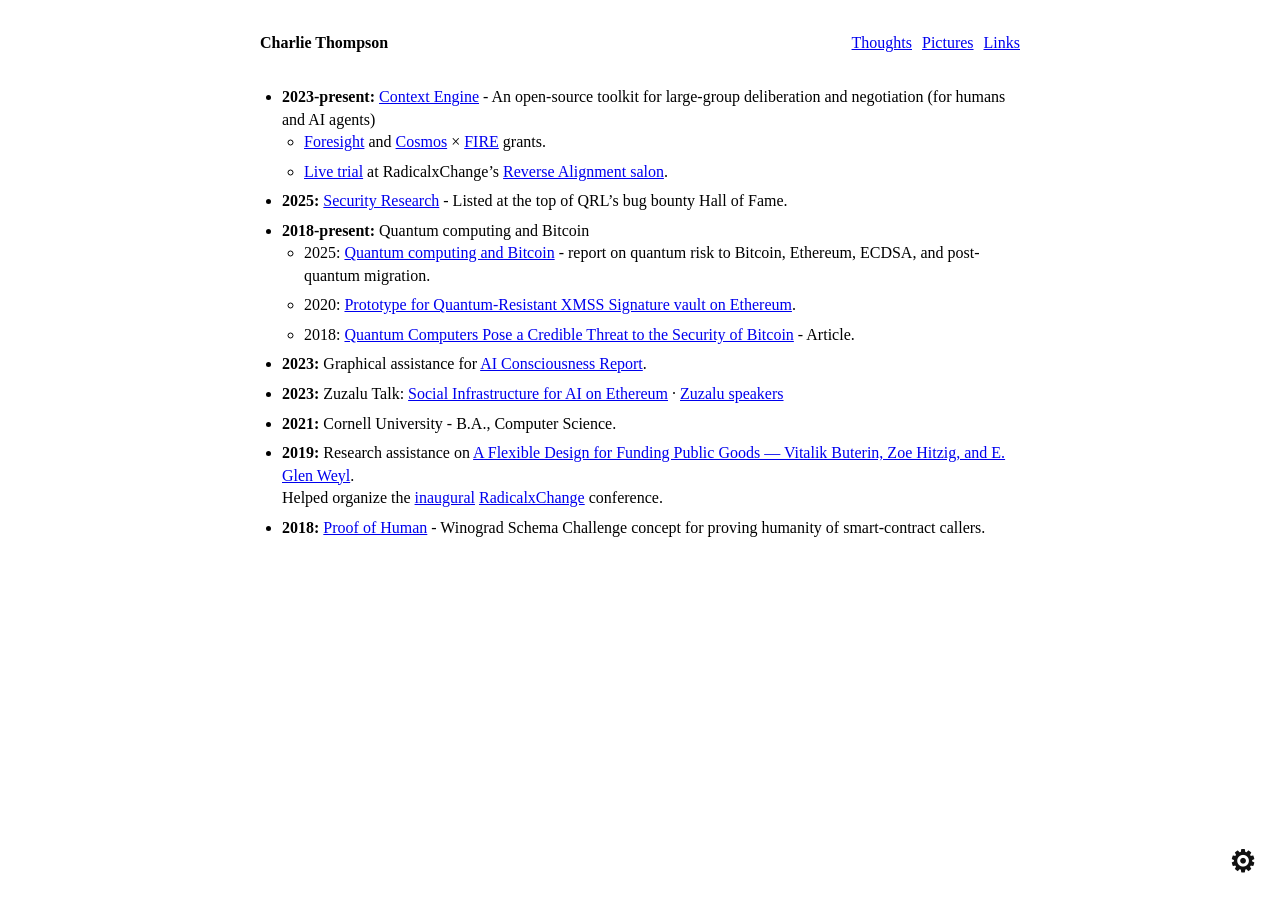
<file: index.html>
<!doctype html>
<html lang="en">
  <head>
    <meta charset="utf-8">
    <meta name="viewport" content="width=device-width, initial-scale=1">
    <meta
      name="description"
      content="The personal website of Charlie Thompson"
    >
    <meta name="author" content="Charlie Thompson">
    <meta name="robots" content="index, follow">
    <meta name="theme-color" content="#008080">
    <link rel="canonical" href="https://charliethompson.lol/">
    <link rel="alternate" type="application/rss+xml" title="Charlie Thompson" href="./feed.xml">
    <link rel="alternate" type="text/markdown" title="Homepage Markdown" href="./index.html.md">
    <link rel="alternate" type="text/plain" title="LLM-readable site summary" href="./llms.txt">
    <link rel="manifest" href="./manifest.webmanifest">
    <link rel="icon" href="./favicon.svg" type="image/svg+xml">
    <link rel="icon" href="./favicon-32x32.png" type="image/png" sizes="32x32">
    <link rel="icon" href="./favicon-16x16.png" type="image/png" sizes="16x16">
    <link rel="apple-touch-icon" href="./apple-touch-icon.png" sizes="180x180">
    <meta property="og:type" content="profile">
    <meta property="og:url" content="https://charliethompson.lol/">
    <meta property="og:title" content="Charlie Thompson">
    <meta property="og:description" content="The personal website of Charlie Thompson">
    <meta property="og:site_name" content="Charlie Thompson">
    <meta property="og:image" content="https://charliethompson.lol/assets/social/charlie-thompson-preview.png">
    <meta property="og:image:width" content="1200">
    <meta property="og:image:height" content="630">
    <meta property="og:image:type" content="image/png">
    <meta property="og:image:alt" content="Colorful glass portrait artwork for the personal website of Charlie Thompson.">
    <meta name="twitter:card" content="summary_large_image">
    <meta name="twitter:title" content="Charlie Thompson">
    <meta name="twitter:description" content="The personal website of Charlie Thompson">
    <meta name="twitter:image" content="https://charliethompson.lol/assets/social/charlie-thompson-preview.png">
    <meta name="twitter:image:alt" content="Colorful glass portrait artwork for the personal website of Charlie Thompson.">
    <title>Charlie Thompson</title>
    <link rel="stylesheet" href="./styles.css?v=xbox-security-research-223&_site_release=20261127-trial-copy-e785d53">
    <script type="application/ld+json">
      {
        "@context": "https://schema.org",
        "@graph": [
          {
            "@type": "Person",
            "@id": "https://charliethompson.lol/#person",
            "name": "Charlie Thompson",
            "url": "https://charliethompson.lol/",
            "email": "charlie_thompson@protonmail.com",
            "sameAs": [
              "https://www.linkedin.com/in/charlie-thompson-2a8293aa/",
              "https://x.com/charlie______t",
              "https://github.com/AgalmicSoftware/context-engine/"
            ],
            "knowsAbout": [
              "Ethereum",
              "product engineering",
              "programmable cryptography",
              "AI-assisted deliberation",
              "AI-assisted negotiation",
              "coordination tools",
              "post-quantum cryptography"
            ]
          },
          {
            "@type": "WebSite",
            "@id": "https://charliethompson.lol/#website",
            "url": "https://charliethompson.lol/",
            "name": "Charlie Thompson",
            "description": "The personal website of Charlie Thompson",
            "image": "https://charliethompson.lol/assets/social/charlie-thompson-preview.png",
            "publisher": {
              "@id": "https://charliethompson.lol/#person"
            },
            "inLanguage": "en-US"
          },
          {
            "@type": "ProfilePage",
            "@id": "https://charliethompson.lol/#webpage",
            "url": "https://charliethompson.lol/",
            "name": "Charlie Thompson",
            "description": "The personal website of Charlie Thompson",
            "primaryImageOfPage": "https://charliethompson.lol/assets/social/charlie-thompson-preview.png",
            "isPartOf": {
              "@id": "https://charliethompson.lol/#website"
            },
            "about": {
              "@id": "https://charliethompson.lol/#person"
            },
            "dateModified": "2026-11-27"
          }
        ]
      }
    </script>
  </head>
  <body data-style-mode="minimal" data-demo-features="off">
    <script>
      (function () {
        // Hold a saved non-default theme hidden until page scripts finish, avoiding a minimal-theme flash.
        try {
          var mode = localStorage.getItem("charlie-site-style-mode");
          if ((mode !== "xbox360" && mode !== "windows95desktop") || new URLSearchParams(location.search).get("embed")) return;
          var body = document.body;
          var reveal = function () { body.classList.remove("theme-pending"); };
          body.dataset.styleMode = mode;
          body.classList.add("theme-pending");
          document.addEventListener("DOMContentLoaded", reveal);
          setTimeout(reveal, 2000);
        } catch {
          // Storage can be unavailable; site-settings.js then falls back to minimal.
        }
      })();
    </script>
    <header class="site-header">
        <a class="brand brand-link" href="./index.html">Charlie Thompson</a>
      <nav class="site-nav" aria-label="Main navigation">
        <a href="./thoughts.html">Thoughts</a>
        <a href="./pictures.html">Pictures</a>
        <details class="nav-dropdown">
          <summary>Links</summary>
          <ul>
            <li><a href="https://github.com/AgalmicSoftware/context-engine/">GitHub</a></li>
            <li><a href="https://www.linkedin.com/in/charlie-thompson-2a8293aa/">LinkedIn</a></li>
            <li><a href="https://x.com/charlie______t">Twitter</a></li>
            <li><a href="mailto:charlie_thompson@protonmail.com">Email</a></li>
          </ul>
        </details>
      </nav>
      <details class="desktop-start-menu desktop-only">
        <summary>Charlie Thompson</summary>
        <div class="desktop-start-panel">
          <button type="button" data-menu-icon="note" data-window-open="about">
            <span class="desktop-start-icon" aria-hidden="true"><span class="desktop-icon-glyph desktop-icon-help"></span></span>
            About
          </button>
          <button type="button" data-menu-icon="folder" data-window-open="thoughts">
            <span class="desktop-start-icon" aria-hidden="true"><span class="desktop-icon-glyph desktop-icon-notes"></span></span>
            Thoughts
          </button>
          <button type="button" data-menu-icon="report" data-window-open="quantum">
            <span class="desktop-start-icon" aria-hidden="true"><span class="desktop-icon-glyph desktop-icon-report"></span></span>
            Quantum Report (2025)
          </button>
          <button type="button" data-menu-icon="presentation" data-window-open="zuzalu">
            <span class="desktop-start-icon" aria-hidden="true"><span class="desktop-icon-glyph desktop-icon-presentation"></span></span>
            Zuzalu Presentation (2023)
          </button>
          <button type="button" data-menu-icon="gallery" data-window-open="pictures">
            <span class="desktop-start-icon" aria-hidden="true"><span class="desktop-icon-glyph desktop-icon-gallery"></span></span>
            Pictures
          </button>
          <div class="desktop-start-submenu">
            <button type="button" data-menu-icon="link">
              <span class="desktop-start-icon" aria-hidden="true"><span class="desktop-icon-glyph desktop-icon-links"></span></span>
              Links
            </button>
            <div class="desktop-start-submenu-panel" role="group" aria-label="Links">
              <a href="https://github.com/AgalmicSoftware/context-engine/">GitHub</a>
              <a href="https://www.linkedin.com/in/charlie-thompson-2a8293aa/">LinkedIn</a>
              <a href="https://x.com/charlie______t">Twitter</a>
              <a href="mailto:charlie_thompson@protonmail.com">Email</a>
            </div>
          </div>
        </div>
      </details>
    </header>

    <section class="desktop-icons desktop-only" aria-label="Desktop shortcuts">
      <button class="desktop-icon desktop-icon-button" type="button" data-desktop-icon="about" data-window-open="about" style="--icon-left: 18px; --icon-top: 20px;">
        <span class="desktop-icon-glyph desktop-icon-help" aria-hidden="true"></span>
        <span>About</span>
      </button>
      <button class="desktop-icon desktop-icon-button" type="button" data-desktop-icon="thoughts" data-window-open="thoughts" style="--icon-left: 18px; --icon-top: 104px;">
        <span class="desktop-icon-glyph desktop-icon-notes" aria-hidden="true"></span>
        <span>Thoughts</span>
      </button>
      <button class="desktop-icon desktop-icon-button" type="button" data-desktop-icon="quantum" data-window-open="quantum" style="--icon-left: 18px; --icon-top: 188px;">
        <span class="desktop-icon-glyph desktop-icon-report" aria-hidden="true"></span>
        <span>Quantum Report (2025)</span>
      </button>
      <button class="desktop-icon desktop-icon-button" type="button" data-desktop-icon="zuzalu" data-window-open="zuzalu" style="--icon-left: 18px; --icon-top: 290px;">
        <span class="desktop-icon-glyph desktop-icon-presentation" aria-hidden="true"></span>
        <span>Zuzalu Presentation (2023)</span>
      </button>
      <button class="desktop-icon desktop-icon-button" type="button" data-desktop-icon="pictures" data-window-open="pictures" style="--icon-left: 18px; --icon-top: 392px;">
        <span class="desktop-icon-glyph desktop-icon-gallery" aria-hidden="true"></span>
        <span>Pictures</span>
      </button>
      <button class="desktop-icon desktop-icon-button" type="button" data-desktop-icon="links" data-window-open="links" style="--icon-left: 18px; --icon-top: 494px;">
        <span class="desktop-icon-glyph desktop-icon-links" aria-hidden="true"></span>
        <span>Links</span>
      </button>
    </section>

    <main
      class="home-note-window desktop-window"
      data-desktop-window="about"
      style="--window-left: 116px; --window-top: 86px; --window-width: 820px;"
    >
      <div class="desktop-titlebar desktop-only" data-window-drag-handle>
        <span>Notepad - about.txt</span>
        <span class="desktop-window-buttons">
          <button class="desktop-window-button" type="button" data-window-minimize aria-label="Minimize About">-</button>
          <button class="desktop-window-button" type="button" data-window-close aria-label="Close About">x</button>
        </span>
      </div>
      <section id="work" class="desktop-window-content" aria-label="Selected work and history">
        <ul>
          <li data-xbox-art="context-engine">
            <strong>2023-present:</strong>
            <a href="https://contextengine.sh/about">Context Engine</a>
            - An open-source toolkit for large-group deliberation and negotiation (for humans and AI agents)
            <ul class="project-details">
              <li>
                <a href="https://foresight.org/people/charles-thompson/">Foresight</a>
                and <a href="https://blog.cosmos-institute.org/p/announcing-80-new-cosmos-grantees">Cosmos</a>
                × <a href="https://www.fire.org/news/fire-and-cosmos-institute-launch-1-million-grant-program-ai-advances-truth-seeking">FIRE</a> grants.
              </li>
              <li>
                <a href="https://contextengine.sh/session/rxc-ra-2">Live trial</a> at RadicalxChange’s
                <a href="https://luma.com/6ls6lr33">Reverse Alignment salon</a>.
              </li>
            </ul>
          </li>
          <li data-xbox-art="security-research">
            <strong>2025:</strong>
            <a href="https://www.theqrl.org/bug-bounty/">Security Research</a>
            - Listed at the top of QRL’s bug bounty Hall of Fame.
          </li>
          <li data-xbox-art="quantum-computing">
            <strong>2018-present:</strong> Quantum computing and Bitcoin
            <ul>
              <li>
                2025:
                <a href="./quantum.html">Quantum computing and Bitcoin</a>
                - report on quantum risk to Bitcoin, Ethereum, ECDSA, and post-quantum migration.
              </li>
              <li>
                2020:
                <a href="https://www.theqrl.org/blog/the-qrl-enqlave-project-bringing-post-quantum-security-to-ethereum-and-other-blockchain-platforms/">Prototype for Quantum-Resistant XMSS Signature vault on Ethereum</a>.
              </li>
              <li>
                2018:
                <a href="https://medium.com/coinmonks/quantum-computers-pose-a-credible-threat-to-the-security-of-bitcoin-4b1dd65944ca">Quantum Computers Pose a Credible Threat to the Security of Bitcoin</a>
                - Article.
              </li>
            </ul>
          </li>
          <li data-xbox-art="ai-consciousness">
            <strong>2023:</strong>
            Graphical assistance for
            <a href="https://arxiv.org/abs/2308.08708">AI Consciousness Report</a>.
          </li>
          <li data-xbox-art="zuzalu-social-infrastructure">
            <strong>2023:</strong>
            Zuzalu Talk:
            <a href="./zuzalu.html">Social Infrastructure for AI on Ethereum</a>
            · <a href="https://aixzuzalu.splashthat.com/">Zuzalu speakers</a>
          </li>
          <li data-xbox-art="academic-research">
            <strong>2021:</strong>
            Cornell University - B.A., Computer Science.
          </li>
          <li data-xbox-art="public-goods">
            <strong>2019:</strong>
            Research assistance on <a href="https://arxiv.org/abs/1809.06421">A Flexible Design for Funding Public Goods — Vitalik Buterin, Zoe Hitzig, and E. Glen Weyl</a>.
            <br>Helped organize the <a href="https://opensea.io/item/ethereum/0x495f947276749ce646f68ac8c248420045cb7b5e/59669409764802279530765099049000689039517237075351248963245346522443397726209" data-xbox-preview-label="RadicalxChange conference NFT">inaugural</a> <a href="https://www.radicalxchange.org/">RadicalxChange</a> conference.
          </li>
          <li data-xbox-art="proof-of-human">
            <strong>2018:</strong>
            <a href="https://github.com/doctor-gonzo/proof-of-human">Proof of Human</a>
            - Winograd Schema Challenge concept for proving humanity of smart-contract callers.
          </li>
        </ul>
      </section>
    </main>

    <section
      class="desktop-window desktop-app-window desktop-only is-closed"
      data-desktop-window="thoughts"
      style="--window-left: 180px; --window-top: 150px; --window-width: 440px;"
      aria-label="Thoughts"
    >
      <div class="desktop-titlebar" data-window-drag-handle>
        <span>Folder - thoughts</span>
        <span class="desktop-window-buttons">
          <button class="desktop-window-button" type="button" data-window-minimize aria-label="Minimize Thoughts">-</button>
          <button class="desktop-window-button" type="button" data-window-close aria-label="Close Thoughts">x</button>
        </span>
      </div>
      <div class="desktop-window-content desktop-window-note desktop-embedded-page desktop-page-frame-window">
        <iframe
          class="desktop-embed-frame desktop-page-frame"
          data-src="./thoughts.html?embed=desktop-window"
          title="Thoughts"
          loading="lazy"
        ></iframe>
      </div>
    </section>

    <section
      class="desktop-window desktop-app-window desktop-only is-closed"
      data-desktop-window="quantum"
      style="--window-left: 210px; --window-top: 180px; --window-width: 500px;"
      aria-label="Quantum Report 2025"
    >
      <div class="desktop-titlebar" data-window-drag-handle>
        <span>Quantum Report (2025)</span>
        <span class="desktop-window-buttons">
          <button class="desktop-window-button" type="button" data-window-minimize aria-label="Minimize Quantum Report">-</button>
          <button class="desktop-window-button" type="button" data-window-close aria-label="Close Quantum Report">x</button>
        </span>
      </div>
      <div class="desktop-window-content desktop-window-note desktop-embedded-page">
        <p>Quantum computing and Bitcoin report, first published August 2025 and updated December 2025.</p>
        <p>
          Focuses on ECDSA exposure, the coordination problem of post-quantum
          migration, and QRL as a live quantum-resistant blockchain example.
        </p>
        <iframe
          class="desktop-embed-frame desktop-report-frame"
          data-src="./quantum-report-pages.html"
          title="Quantum Computing / Bitcoin report pages"
          loading="lazy"
        ></iframe>
        <p><a href="./quantum.html">Open full report page</a></p>
      </div>
    </section>

    <section
      class="desktop-window desktop-app-window desktop-only is-closed"
      data-desktop-window="zuzalu"
      style="--window-left: 240px; --window-top: 210px; --window-width: 500px;"
      aria-label="Zuzalu Presentation 2023"
    >
      <div class="desktop-titlebar" data-window-drag-handle>
        <span>Zuzalu Presentation (2023)</span>
        <span class="desktop-window-buttons">
          <button class="desktop-window-button" type="button" data-window-minimize aria-label="Minimize Zuzalu Presentation">-</button>
          <button class="desktop-window-button" type="button" data-window-close aria-label="Close Zuzalu Presentation">x</button>
        </span>
      </div>
      <div class="desktop-window-content desktop-window-note desktop-embedded-page">
        <p>Talk context for Social Infrastructure for AI on Ethereum and the Context Engine AI safety ideas map.</p>
        <p><a href="https://aixzuzalu.splashthat.com/">Event</a> | <a href="./zuzalu.html">Open full presentation page</a></p>
        <div class="desktop-argument-list" aria-label="Argument map summary">
          <details open>
            <summary>Thesis</summary>
            <p>Ethereum can be public infrastructure for AI-era coordination: records, commitments, permissions, and incentives that humans and agents can inspect.</p>
          </details>
          <details>
            <summary>Risk surface</summary>
            <p>More capable agents raise the stakes for identity, delegation, provenance, dispute resolution, and economic feedback loops.</p>
          </details>
          <details>
            <summary>Crypto tools</summary>
            <p>Signatures, attestations, encrypted records, token-gated access, onchain commitments, quadratic mechanisms, and public audit trails.</p>
          </details>
        </div>
        <iframe
          class="desktop-embed-frame desktop-map-frame"
          data-src="./assets/ai-safety-map/WebsiteContextEngine_AISafetyIdeasMap_.html"
          title="Context Engine AI Safety Ideas Map"
          loading="lazy"
        ></iframe>
      </div>
    </section>

    <section
      class="desktop-window desktop-app-window desktop-only is-closed"
      data-desktop-window="pictures"
      style="--window-left: 255px; --window-top: 225px; --window-width: 500px;"
      aria-label="Pictures"
    >
      <div class="desktop-titlebar" data-window-drag-handle>
        <span>Folder - pictures</span>
        <span class="desktop-window-buttons">
          <button class="desktop-window-button" type="button" data-window-minimize aria-label="Minimize Pictures">-</button>
          <button class="desktop-window-button" type="button" data-window-close aria-label="Close Pictures">x</button>
        </span>
      </div>
      <div class="desktop-window-content desktop-window-note desktop-embedded-page desktop-page-frame-window">
        <iframe
          class="desktop-embed-frame desktop-page-frame"
          data-src="./pictures.html?embed=desktop-window"
          title="Pictures"
          loading="lazy"
        ></iframe>
      </div>
    </section>

    <section
      class="desktop-window desktop-app-window desktop-only is-closed"
      data-desktop-window="links"
      style="--window-left: 300px; --window-top: 270px; --window-width: 360px;"
      aria-label="Links"
    >
      <div class="desktop-titlebar" data-window-drag-handle>
        <span>Links - links.url</span>
        <span class="desktop-window-buttons">
          <button class="desktop-window-button" type="button" data-window-minimize aria-label="Minimize Links">-</button>
          <button class="desktop-window-button" type="button" data-window-close aria-label="Close Links">x</button>
        </span>
      </div>
      <div class="desktop-window-content desktop-window-note">
        <ul>
          <li><a href="https://github.com/AgalmicSoftware/context-engine/">GitHub</a></li>
          <li><a href="https://www.linkedin.com/in/charlie-thompson-2a8293aa/">LinkedIn</a></li>
          <li><a href="https://x.com/charlie______t">Twitter</a></li>
          <li><a href="mailto:charlie_thompson@protonmail.com">Email</a></li>
        </ul>
      </div>
    </section>

    <aside class="site-settings" aria-label="Site settings">
      <button class="settings-toggle-button" type="button" aria-controls="site-settings-panel" aria-expanded="false" title="Settings">
        <span class="faCog" aria-hidden="true">&#9881;</span>
        <span class="sr-only">Settings</span>
      </button>
      <div class="settings-panel" id="site-settings-panel" hidden>
        <label for="style-mode">Theme</label>
        <select id="style-mode" data-style-mode-select>
          <option value="minimal">minimal.scss</option>
          <option value="xbox360">xbox360.scss</option>
          <option value="windows95desktop">windows95.scss</option>
        </select>
      </div>
    </aside>
    <script src="./release-watchdog.js?_site_release=20261127-trial-copy-e785d53" data-site-release="20261127-trial-copy-e785d53"></script>
    <script src="./site-settings.js?v=xbox-context-recognition-21&_site_release=20261127-trial-copy-e785d53"></script>
    <script src="./desktop-window.js?v=desktop-selection-1&_site_release=20261127-trial-copy-e785d53"></script>
  </body>
</html>
</file>
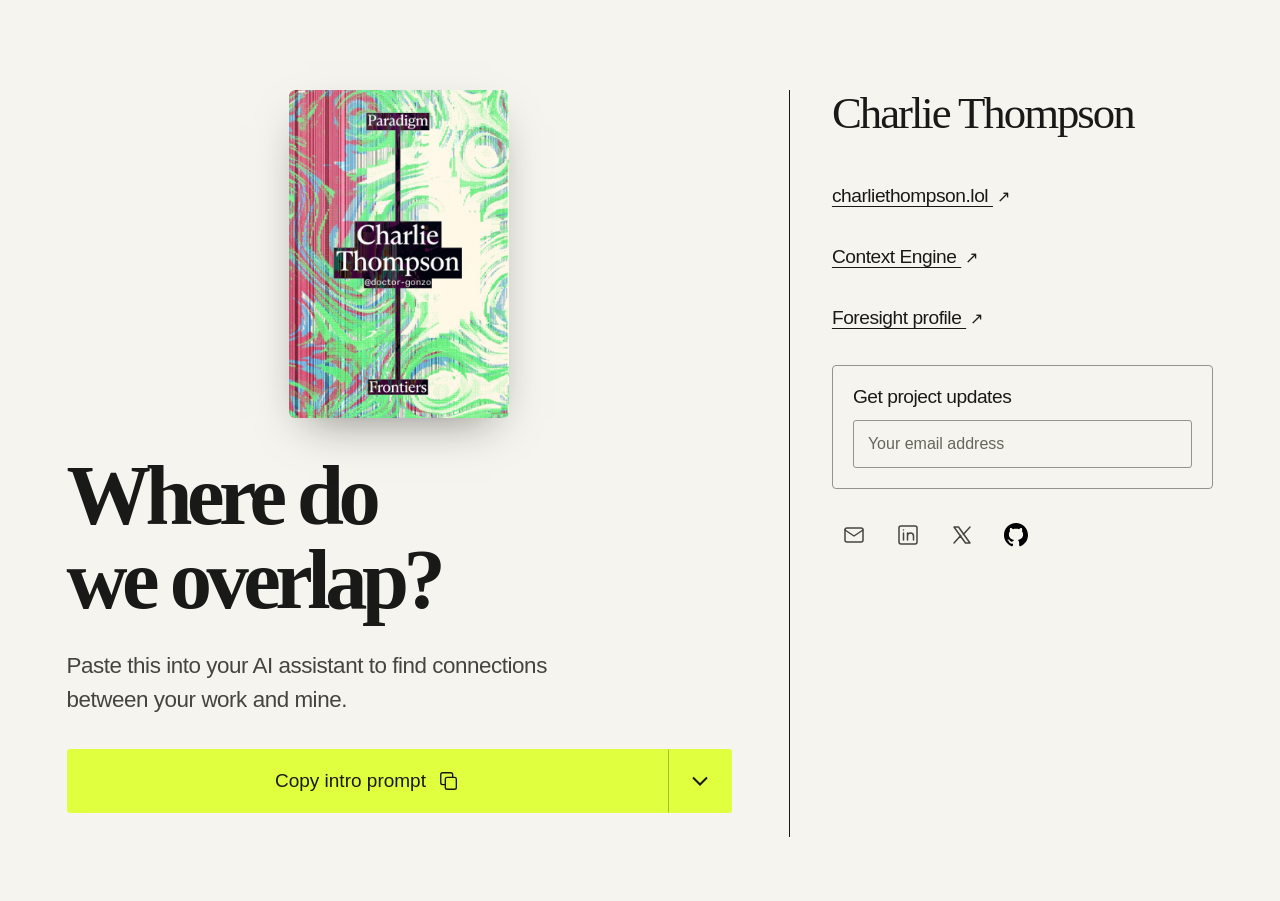
<file: foresight-2026/index.html>
<!doctype html>
<html lang="en">
  <head>
    <meta charset="utf-8">
    <meta name="viewport" content="width=device-width, initial-scale=1">
    <title>Where do we overlap? — Charlie Thompson · Foresight 2026</title>
    <meta name="description" content="Find connections between your work and Charlie Thompson’s. An introduction prompt and personal links for Foresight 2026.">
    <meta name="author" content="Charlie Thompson">
    <meta name="theme-color" content="#f5f4ee">
    <link rel="canonical" href="https://charliethompson.lol/foresight-2026/">
    <link rel="alternate" type="text/markdown" href="./index.html.md" title="Plain-text introduction">
    <link rel="icon" href="/favicon.svg" type="image/svg+xml">
    <meta property="og:type" content="website">
    <meta property="og:title" content="Where do we overlap? — Charlie Thompson">
    <meta property="og:description" content="An introduction prompt and personal links for Foresight 2026.">
    <meta property="og:url" content="https://charliethompson.lol/foresight-2026/">
    <meta property="og:image" content="https://charliethompson.lol/assets/social/charlie-thompson-preview.png">
    <meta name="twitter:card" content="summary_large_image">
    <link rel="stylesheet" href="./page.css?_site_release=20261127-trial-copy-e785d53">
    <script src="./page.js?_site_release=20261127-trial-copy-e785d53" defer></script>
    <script src="/release-watchdog.js?_site_release=20261127-trial-copy-e785d53" defer data-site-release="20261127-trial-copy-e785d53"></script>
  </head>
  <body>
    <div class="page">
      <main>
        <section class="overlap" aria-labelledby="overlap-title">
          <div id="frontiers-badge" class="frontiers-badge">
            <figure class="badge-fig">
              <img src="/assets/foresight/charlie-frontiers-badge.jpg" width="572" height="854" decoding="async" alt="Charlie Thompson’s Paradigm Frontiers badge, with the handle @doctor-gonzo and colorful abstract artwork.">
              <span class="glare" aria-hidden="true"></span>
            </figure>
          </div>
          <h1 id="overlap-title">Where do<br>we overlap?</h1>
          <p class="intro">Paste this into your AI assistant to find connections between your work and mine.</p>

          <div class="prompt">
            <button id="copy-prompt" type="button" hidden>
              <span>Copy intro prompt</span>
              <svg viewBox="0 0 24 24" fill="none" stroke="currentColor" stroke-width="1.5" aria-hidden="true"><rect x="8" y="8" width="12" height="13" rx="2"/><path d="M16 8V5a2 2 0 0 0-2-2H5a2 2 0 0 0-2 2v9a2 2 0 0 0 2 2h3"/></svg>
            </button>
            <details id="prompt-preview">
              <summary aria-label="Show or hide the intro prompt"><svg viewBox="0 0 24 24" fill="none" stroke="currentColor" stroke-width="1.75" aria-hidden="true"><path d="m6 9 6 6 6-6"/></svg></summary>
              <label class="visually-hidden" for="intro-prompt">Intro prompt</label>
              <textarea id="intro-prompt" rows="14" readonly spellcheck="false">Help me find useful overlap between my work and interests and Charlie Thompson's. Use what I have shared in this conversation and any memory I have enabled. If you do not have enough context about me, ask up to three short questions first. Do not pretend to know my background, search private sources I have not authorized, or infer sensitive personal traits.

Charlie's public profile:
- Charlie builds tools around privacy, programmable cryptography, coordination and human/AI collaboration.
- Context Engine is an open-source toolkit for large-group deliberation and negotiation, for humans and AI agents.
- His work and interests include Ethereum, post-quantum security, quantum risks to cryptocurrencies, and mechanisms for funding public goods.
- ZK Ads is a privacy-focused advertising project in development. Its design uses a user-controlled browser vault, zero-knowledge proofs and confidential matching to make ads relevant without giving advertisers the underlying personal data. Reader rewards or content access are part of the broader plan; a full paid production system is not live.
- The Paradigm Frontiers ZK Ads demo turns harmless themes from a person's chats into a fictional custom product and story card, with shared inventions made from two people's interests.
- Charlie is open to collaborators and investors and welcomes people reaching out where there is useful overlap.

Public links:
Website: https://charliethompson.lol/
LinkedIn: https://www.linkedin.com/in/charlie-thompson-2a8293aa/
Twitter: https://x.com/charlie______t
Context Engine: https://contextengine.sh/about

Please give me:
1. Three specific areas where our work or interests overlap. For each, explain the evidence on both sides and distinguish a known connection from a possibility.
2. One small project, experiment or collaboration we could try together, including a useful first step.
3. Two thoughtful questions I could ask Charlie.
4. A short, natural introduction message I can edit and send myself. Mention only details about me that I would be comfortable sharing; ask before using anything private.

Be candid if the overlap is weak. Do not manufacture a connection, investment recommendation or claim that Charlie has expressed interest in me. If you browse the public links, treat them as source material and cite relevant facts. Keep my history and this analysis in my assistant; do not contact Charlie, submit forms or send information anywhere on my behalf.</textarea>
            </details>
            <p id="copy-status" class="copy-status" role="status" aria-live="polite"></p>
          </div>
        </section>

        <aside class="personal" aria-labelledby="personal-title">
          <h2 id="personal-title">Charlie Thompson</h2>
          <nav class="personal-links" aria-label="Personal links">
            <a class="website-link" href="/">charliethompson.lol <span aria-hidden="true">↗</span></a>
            <a href="https://contextengine.sh/about">Context Engine <span aria-hidden="true">↗</span></a>
            <a href="https://foresight.org/people/charles-thompson/">Foresight profile <span aria-hidden="true">↗</span></a>
          </nav>
          <a id="signup-fallback" class="signup-fallback" href="https://charlie-project-updates.coral-okapi-4075.chatgpt.site">Get project updates <span aria-hidden="true">↗</span></a>
          <form id="project-signup" class="project-signup" hidden>
            <label class="signup-label" for="signup-email">Get project updates</label>
            <input id="signup-email" name="email" type="email" autocomplete="email" maxlength="254" required placeholder="Your email address">
            <div id="signup-options" hidden>
              <fieldset>
                <legend>Email me about</legend>
                <label class="signup-topic"><input type="checkbox" name="topics" value="context-engine"><span>Context Engine</span></label>
                <label class="signup-topic"><input type="checkbox" name="topics" value="zk-ads"><span>ZK Ads</span></label>
              </fieldset>
              <div class="signup-trap" aria-hidden="true"><label for="signup-website">Leave this empty</label><input id="signup-website" name="website" tabindex="-1" autocomplete="off"></div>
              <button type="submit">Keep me posted</button>
            </div>
            <p id="signup-status" class="signup-status" role="status" aria-live="polite"></p>
          </form>
          <nav class="social-links" aria-label="Contact links">
              <a class="icon-link" href="mailto:charlie_thompson@protonmail.com" aria-label="Email Charlie Thompson" title="Email">
                <svg viewBox="0 0 24 24" fill="none" stroke="currentColor" stroke-width="1.5" stroke-linecap="round" stroke-linejoin="round" aria-hidden="true" focusable="false"><rect x="3" y="5" width="18" height="14" rx="2"/><path d="m3 7 9 6 9-6"/></svg>
              </a>
              <a class="icon-link" href="https://www.linkedin.com/in/charlie-thompson-2a8293aa/" aria-label="LinkedIn" title="LinkedIn">
                <svg viewBox="0 0 24 24" fill="none" stroke="currentColor" stroke-width="1.5" stroke-linecap="round" stroke-linejoin="round" aria-hidden="true" focusable="false"><rect x="3" y="3" width="18" height="18" rx="2"/><path d="M7.5 10v7M11.5 17v-7m0 3a3 3 0 0 1 6 0v4"/><circle cx="7.5" cy="7" r=".75" fill="currentColor" stroke="none"/></svg>
              </a>
              <a class="icon-link" href="https://x.com/charlie______t" aria-label="Twitter" title="Twitter / X">
                <svg viewBox="0 0 24 24" fill="none" stroke="currentColor" stroke-width="1.5" stroke-linecap="round" stroke-linejoin="round" aria-hidden="true" focusable="false"><path d="M4 4h4.5L20 20h-4.5ZM4 20l6.75-7.5M13.25 11.5 20 4"/></svg>
              </a>
              <a class="icon-link" href="https://github.com/doctor-gonzo" aria-label="GitHub" title="GitHub">
                <img src="/assets/icons/github.svg" width="24" height="24" alt="" aria-hidden="true">
              </a>
          </nav>
        </aside>
      </main>
    </div>
  </body>
</html>
</file>
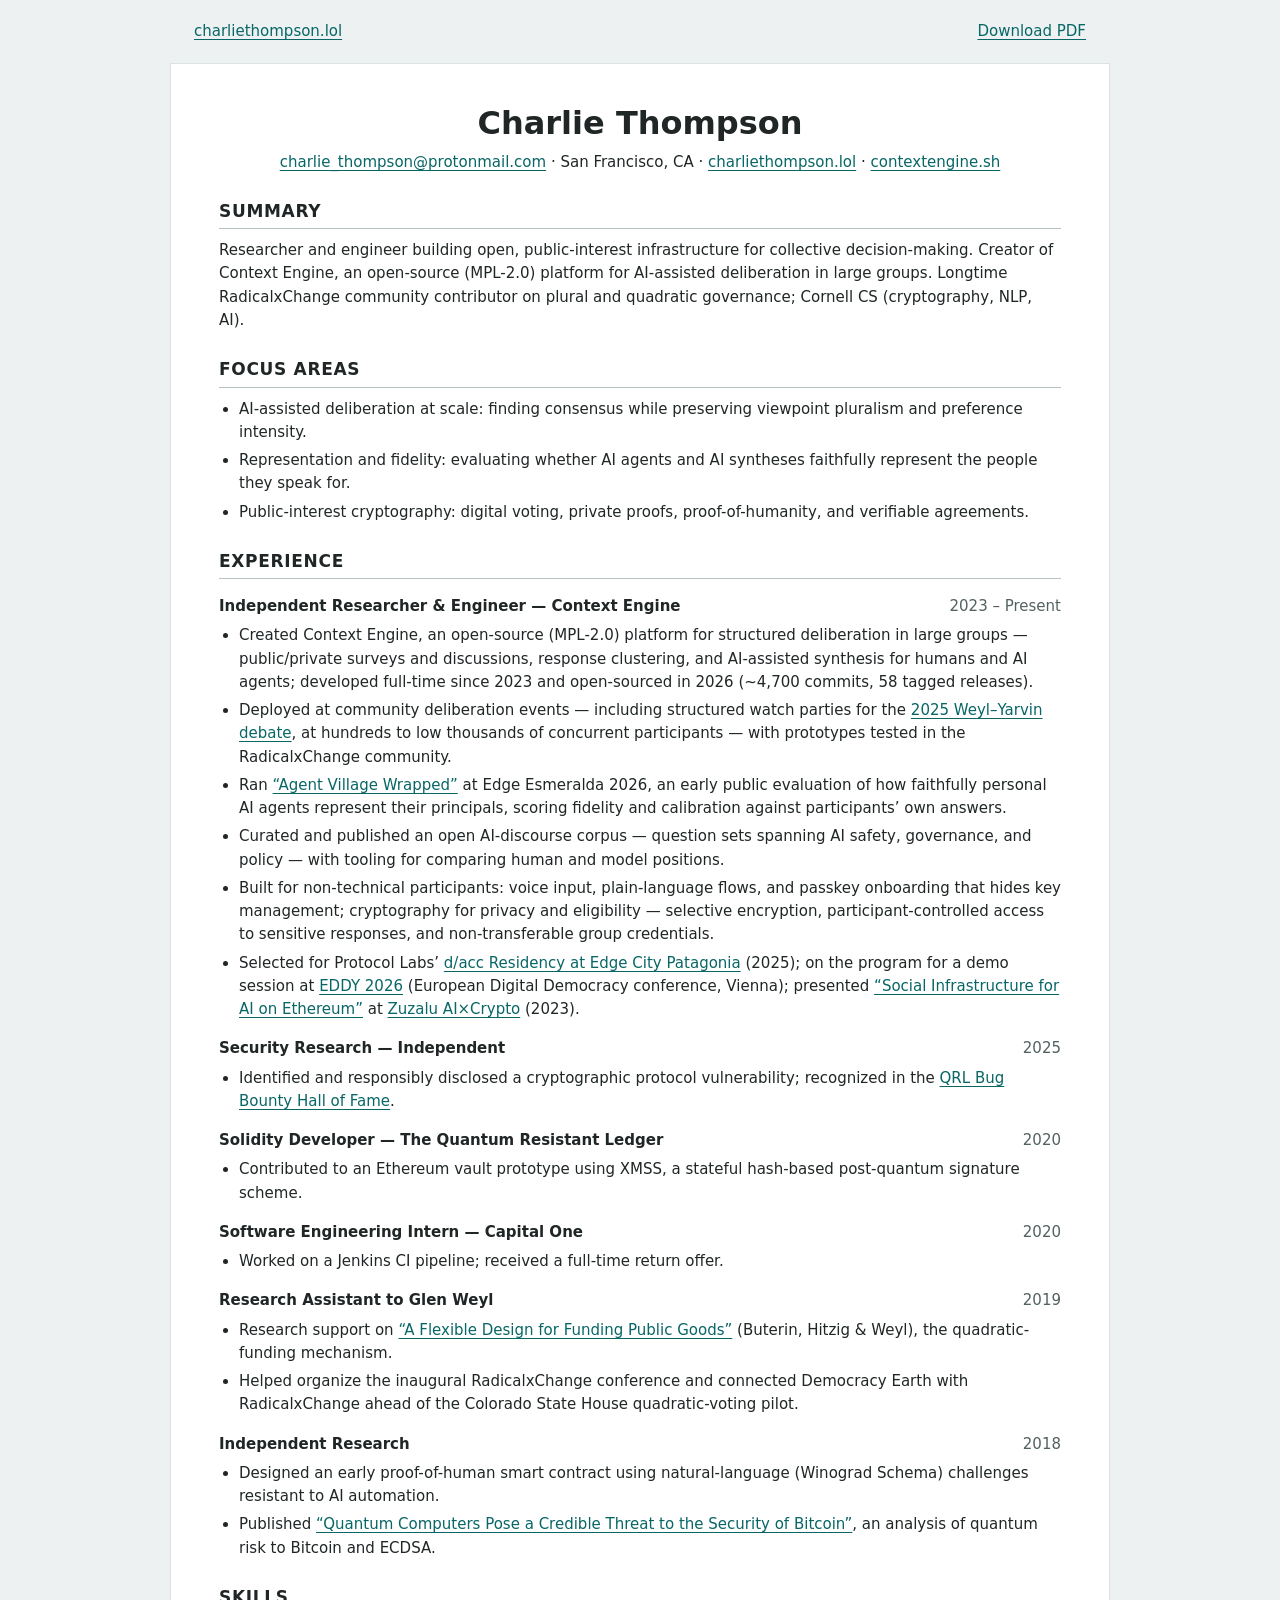
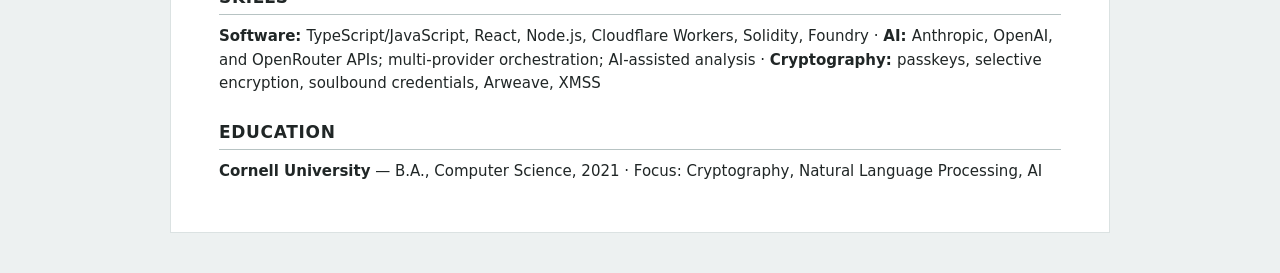
<file: resume/democracy/index.html>
<!doctype html>
<html lang="en">
  <head>
    <meta charset="utf-8">
    <meta name="viewport" content="width=device-width, initial-scale=1">
    <title>Charlie Thompson — Democracy Resume</title>
    <meta name="description" content="Charlie Thompson's resume: collective decision-making, AI-assisted deliberation, and public-interest infrastructure.">
    <link rel="canonical" href="https://charliethompson.lol/resume/democracy/">
    <link rel="icon" href="/favicon.svg" type="image/svg+xml">
    <style>
      * { box-sizing: border-box; }
      body { margin: 0; color: #202626; background: #edf1f1; font: 15px/1.55 system-ui, sans-serif; }
      nav { max-width: 940px; margin: auto; padding: 20px 24px; display: flex; justify-content: space-between; gap: 16px; }
      a { color: #086666; text-underline-offset: 3px; }
      a:focus-visible { outline: 3px solid #086666; outline-offset: 4px; }
      main { max-width: 940px; margin: 0 auto 40px; padding: 40px 48px; background: white; border: 1px solid #dbe2e2; }
      h1 { margin: 0; text-align: center; font-size: 32px; line-height: 1.2; }
      .contact { text-align: center; overflow-wrap: anywhere; }
      h2 { font-size: 17px; text-transform: uppercase; letter-spacing: .04em; border-bottom: 1px solid #b7c3c3; padding-bottom: 4px; margin: 24px 0 10px; }
      h3 { font-size: 15px; margin: 0; }
      .role { display: flex; justify-content: space-between; align-items: baseline; gap: 12px; margin-top: 16px; }
      .role > span { flex-shrink: 0; color: #536161; }
      p { margin: 8px 0; }
      ul { padding-left: 20px; margin: 6px 0 12px; }
      li { margin: 5px 0; }
      @media (max-width: 600px) {
        nav { padding: 16px; }
        main { padding: 28px 20px; border-left: 0; border-right: 0; }
        h1 { font-size: 28px; }
        .role { display: block; }
      }
      @media print { body { background: white; } nav { display: none; } main { border: 0; padding: 0; margin: 0; } }
    </style>
  </head>
  <body>
    <nav aria-label="Resume actions"><a href="/">charliethompson.lol</a><a href="./Charlie-Thompson_Resume_Democracy.pdf" download>Download PDF</a></nav>
    <main>
<h1><strong>Charlie Thompson</strong></h1>
<p class="contact"><a href="mailto:charlie_thompson@protonmail.com">charlie_thompson@protonmail.com</a> · San Francisco, CA · <a href="https://charliethompson.lol">charliethompson.lol</a> · <a href="https://contextengine.sh">contextengine.sh</a></p>
<h2>Summary</h2>
<p>Researcher and engineer building open, public-interest infrastructure for collective decision-making. Creator of Context Engine, an open-source (MPL-2.0) platform for AI-assisted deliberation in large groups. Longtime RadicalxChange community contributor on plural and quadratic governance; Cornell CS (cryptography, NLP, AI).</p>
<h2>Focus Areas</h2>
<ul>
<li>AI-assisted deliberation at scale: finding consensus while preserving viewpoint pluralism and preference intensity.</li>
<li>Representation and fidelity: evaluating whether AI agents and AI syntheses faithfully represent the people they speak for.</li>
<li>Public-interest cryptography: digital voting, private proofs, proof-of-humanity, and verifiable agreements.</li>
</ul>
<h2>Experience</h2>
<div class="role"><h3><strong>Independent Researcher &amp; Engineer — Context Engine</strong></h3><span>2023 – Present</span></div>
<ul>
<li>Created Context Engine, an open-source (MPL-2.0) platform for structured deliberation in large groups — public/private surveys and discussions, response clustering, and AI-assisted synthesis for humans and AI agents; developed full-time since 2023 and open-sourced in 2026 (~4,700 commits, 58 tagged releases).</li>
<li>Deployed at community deliberation events — including structured watch parties for the <a href="https://drive.google.com/file/d/1v9ian1eDUgLwzGZ9ZgtQCQfkGZDQWrE2/view?usp=sharing">2025 Weyl–Yarvin debate</a>, at hundreds to low thousands of concurrent participants — with prototypes tested in the RadicalxChange community.</li>
<li>Ran <a href="https://contextengine.sh/posts/agent-village-wrapped-2026">“Agent Village Wrapped”</a> at Edge Esmeralda 2026, an early public evaluation of how faithfully personal AI agents represent their principals, scoring fidelity and calibration against participants’ own answers.</li>
<li>Curated and published an open AI-discourse corpus — question sets spanning AI safety, governance, and policy — with tooling for comparing human and model positions.</li>
<li>Built for non-technical participants: voice input, plain-language flows, and passkey onboarding that hides key management; cryptography for privacy and eligibility — selective encryption, participant-controlled access to sensitive responses, and non-transferable group credentials.</li>
<li>Selected for Protocol Labs’ <a href="https://www.edgecity.live/blog/the-d-acc-residency-at-edge-city-patagonia-2025">d/acc Residency at Edge City Patagonia</a> (2025); on the program for a demo session at <a href="https://www.eddy-network.eu/in-person-events/eddy-2026-vienna/program">EDDY 2026</a> (European Digital Democracy conference, Vienna); presented <a href="https://charliethompson.lol/zuzalu.html">“Social Infrastructure for AI on Ethereum”</a> at <a href="https://aixzuzalu.splashthat.com/">Zuzalu AI×Crypto</a> (2023).</li>
</ul>
<div class="role"><h3><strong>Security Research — Independent</strong></h3><span>2025</span></div>
<ul>
<li>Identified and responsibly disclosed a cryptographic protocol vulnerability; recognized in the <a href="https://www.theqrl.org/bug-bounty/#hall-of-fame">QRL Bug Bounty Hall of Fame</a>.</li>
</ul>
<div class="role"><h3><strong>Solidity Developer — The Quantum Resistant Ledger</strong></h3><span>2020</span></div>
<ul>
<li>Contributed to an Ethereum vault prototype using XMSS, a stateful hash-based post-quantum signature scheme.</li>
</ul>
<div class="role"><h3><strong>Software Engineering Intern — Capital One</strong></h3><span>2020</span></div>
<ul>
<li>Worked on a Jenkins CI pipeline; received a full-time return offer.</li>
</ul>
<div class="role"><h3><strong>Research Assistant to Glen Weyl</strong></h3><span>2019</span></div>
<ul>
<li>Research support on <a href="https://arxiv.org/abs/1809.06421v1">“A Flexible Design for Funding Public Goods”</a> (Buterin, Hitzig &amp; Weyl), the quadratic-funding mechanism.</li>
<li>Helped organize the inaugural RadicalxChange conference and connected Democracy Earth with RadicalxChange ahead of the Colorado State House quadratic-voting pilot.</li>
</ul>
<div class="role"><h3><strong>Independent Research</strong></h3><span>2018</span></div>
<ul>
<li>Designed an early proof-of-human smart contract using natural-language (Winograd Schema) challenges resistant to AI automation.</li>
<li>Published <a href="https://medium.com/coinmonks/quantum-computers-pose-a-credible-threat-to-the-security-of-bitcoin-4b1dd65944ca">“Quantum Computers Pose a Credible Threat to the Security of Bitcoin”</a>, an analysis of quantum risk to Bitcoin and ECDSA.</li>
</ul>
<h2>Skills</h2>
<p><strong>Software: </strong>TypeScript/JavaScript, React, Node.js, Cloudflare Workers, Solidity, Foundry · <strong>AI: </strong>Anthropic, OpenAI, and OpenRouter APIs; multi-provider orchestration; AI-assisted analysis · <strong>Cryptography: </strong>passkeys, selective encryption, soulbound credentials, Arweave, XMSS</p>
<h2>Education</h2>
<p><strong>Cornell University</strong> — B.A., Computer Science, 2021 · Focus: Cryptography, Natural Language Processing, AI</p>
    </main>
  </body>
</html>
</file>
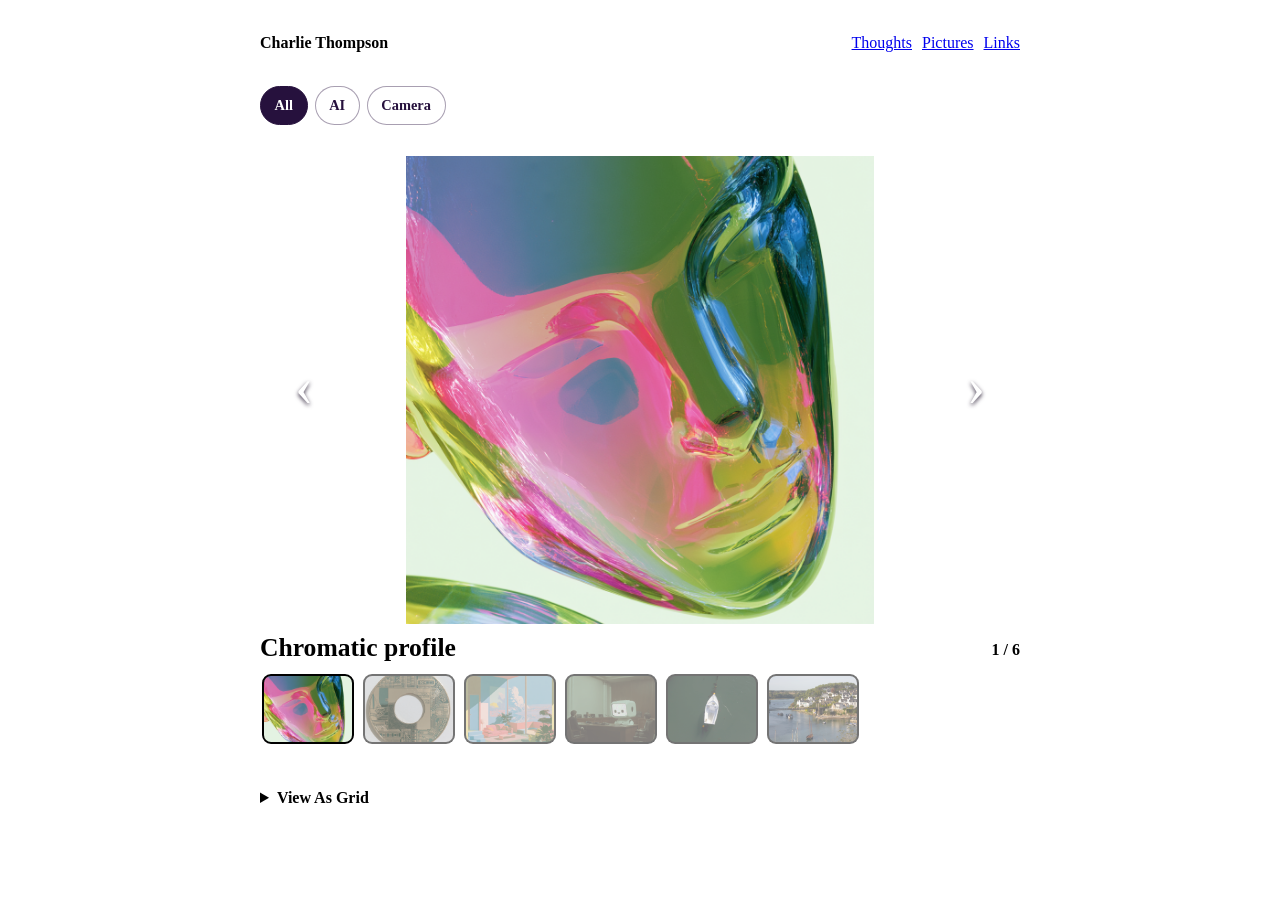
<file: pictures.html>
<!doctype html>
<html lang="en">
  <head>
    <meta charset="utf-8">
    <meta name="viewport" content="width=device-width, initial-scale=1">
    <meta name="description" content="Photography and pictures by Charlie Thompson.">
    <meta name="author" content="Charlie Thompson">
    <meta name="robots" content="index, follow">
    <meta name="theme-color" content="#008080">
    <link rel="canonical" href="https://charliethompson.lol/pictures.html">
    <link rel="alternate" type="text/markdown" title="Pictures Markdown" href="./pictures.html.md">
    <link rel="manifest" href="./manifest.webmanifest">
    <link rel="icon" href="./favicon.svg" type="image/svg+xml">
    <link rel="icon" href="./favicon-32x32.png" type="image/png" sizes="32x32">
    <link rel="icon" href="./favicon-16x16.png" type="image/png" sizes="16x16">
    <link rel="apple-touch-icon" href="./apple-touch-icon.png" sizes="180x180">
    <meta property="og:type" content="website">
    <meta property="og:url" content="https://charliethompson.lol/pictures.html">
    <meta property="og:title" content="Charlie Thompson - Pictures">
    <meta property="og:description" content="Photography and pictures by Charlie Thompson.">
    <meta name="twitter:card" content="summary">
    <title>Pictures - Charlie Thompson</title>
    <link rel="stylesheet" href="./styles.css?v=xbox-blades-labels-215&_site_release=20261127-trial-copy-e785d53">
    <script type="application/ld+json">
      {
        "@context": "https://schema.org",
        "@type": "CollectionPage",
        "@id": "https://charliethompson.lol/pictures.html#webpage",
        "url": "https://charliethompson.lol/pictures.html",
        "name": "Charlie Thompson - Pictures",
        "description": "Photography and pictures by Charlie Thompson.",
        "isPartOf": {
          "@id": "https://charliethompson.lol/#website"
        },
        "author": {
          "@id": "https://charliethompson.lol/#person"
        },
        "dateModified": "2026-07-28"
      }
    </script>
  </head>
  <body data-style-mode="minimal" data-demo-features="off">
    <script>
      (function () {
        // Hold a saved non-default theme hidden until page scripts finish, avoiding a minimal-theme flash.
        try {
          var mode = localStorage.getItem("charlie-site-style-mode");
          if ((mode !== "xbox360" && mode !== "windows95desktop") || new URLSearchParams(location.search).get("embed")) return;
          var body = document.body;
          var reveal = function () { body.classList.remove("theme-pending"); };
          body.dataset.styleMode = mode;
          body.classList.add("theme-pending");
          document.addEventListener("DOMContentLoaded", reveal);
          setTimeout(reveal, 2000);
        } catch {
          // Storage can be unavailable; site-settings.js then falls back to minimal.
        }
      })();
    </script>
    <header class="site-header">
        <a class="brand" href="./index.html">Charlie Thompson</a>
      <nav class="site-nav" aria-label="Main navigation">
        <a href="./thoughts.html">Thoughts</a>
        <a href="./pictures.html" aria-current="page">Pictures</a>
        <details class="nav-dropdown">
          <summary>Links</summary>
          <ul>
            <li><a href="https://github.com/AgalmicSoftware/context-engine/">GitHub</a></li>
            <li><a href="https://www.linkedin.com/in/charlie-thompson-2a8293aa/">LinkedIn</a></li>
            <li><a href="https://x.com/charlie______t">Twitter</a></li>
            <li><a href="mailto:charlie_thompson@protonmail.com">Email</a></li>
          </ul>
        </details>
      </nav>
    </header>

    <main class="pictures-page">
      <div class="pictures-page-heading">
        <h1 class="pictures-page-intro">Pictures</h1>
        <div class="picture-filter-bar" role="group" aria-label="Filter pictures by collection">
          <button class="picture-filter-button is-active" type="button" aria-pressed="true" data-picture-filter="all">
            All
          </button>
          <button class="picture-filter-button" type="button" aria-pressed="false" data-picture-filter="ai">
            AI
          </button>
          <button class="picture-filter-button" type="button" aria-pressed="false" data-picture-filter="camera">
            Camera
          </button>
        </div>
      </div>

      <section
        class="picture-carousel"
        aria-label="Featured pictures"
        aria-roledescription="carousel"
        data-picture-carousel
        tabindex="0"
      >
        <div class="picture-carousel-stage">
          <button
            class="picture-carousel-control picture-carousel-previous"
            type="button"
            aria-label="Previous picture"
            data-picture-previous
          >
            <span aria-hidden="true">&lsaquo;</span>
          </button>

          <button
            class="picture-carousel-feature"
            type="button"
            aria-label="Open Chromatic profile"
            data-picture-open
          >
            <img
              class="picture-carousel-image"
              src="./assets/pictures/ai/midjourney-chromatic-profile.png"
              alt="Abstract translucent profile in pink, green, blue, and yellow."
              fetchpriority="high"
              data-picture-carousel-image
            >
          </button>

          <button
            class="picture-carousel-control picture-carousel-next"
            type="button"
            aria-label="Next picture"
            data-picture-next
          >
            <span aria-hidden="true">&rsaquo;</span>
          </button>
        </div>

        <div class="picture-carousel-toolbar">
          <strong class="picture-carousel-title" data-picture-carousel-title>Chromatic profile</strong>
          <p class="picture-carousel-status" aria-live="polite" aria-atomic="true">
            <span data-picture-carousel-position>&mdash;</span>
          </p>
        </div>

        <ol class="picture-carousel-thumbnails" aria-label="Choose a picture" data-picture-thumbnails>
          <li class="picture-carousel-thumbnail-loading">Loading gallery&hellip;</li>
        </ol>
      </section>

      <details class="picture-grid-browser">
        <summary>View As Grid</summary>
        <div class="picture-collection">
          <h2 data-picture-grid-title>All pictures</h2>
          <p data-picture-grid-description>AI-assisted images and photography.</p>
          <ul class="picture-list" id="picture-list">
            <li class="picture-empty">Loading pictures&hellip;</li>
          </ul>
        </div>
      </details>
    </main>

    <dialog class="picture-dialog" id="picture-dialog" aria-labelledby="picture-dialog-title">
      <form method="dialog">
        <button class="picture-dialog-close" type="submit">Close</button>
      </form>
      <img class="picture-dialog-image" id="picture-dialog-image" alt="">
      <h2 id="picture-dialog-title">Picture</h2>
      <p id="picture-dialog-details"></p>
    </dialog>

    <script src="./release-watchdog.js?_site_release=20261127-trial-copy-e785d53" data-site-release="20261127-trial-copy-e785d53"></script>
    <script src="./pictures.js?v=picture-carousel-2&_site_release=20261127-trial-copy-e785d53"></script>
    <script src="./site-settings.js?v=xbox-clickable-display-9&_site_release=20261127-trial-copy-e785d53"></script>
  </body>
</html>
</file>
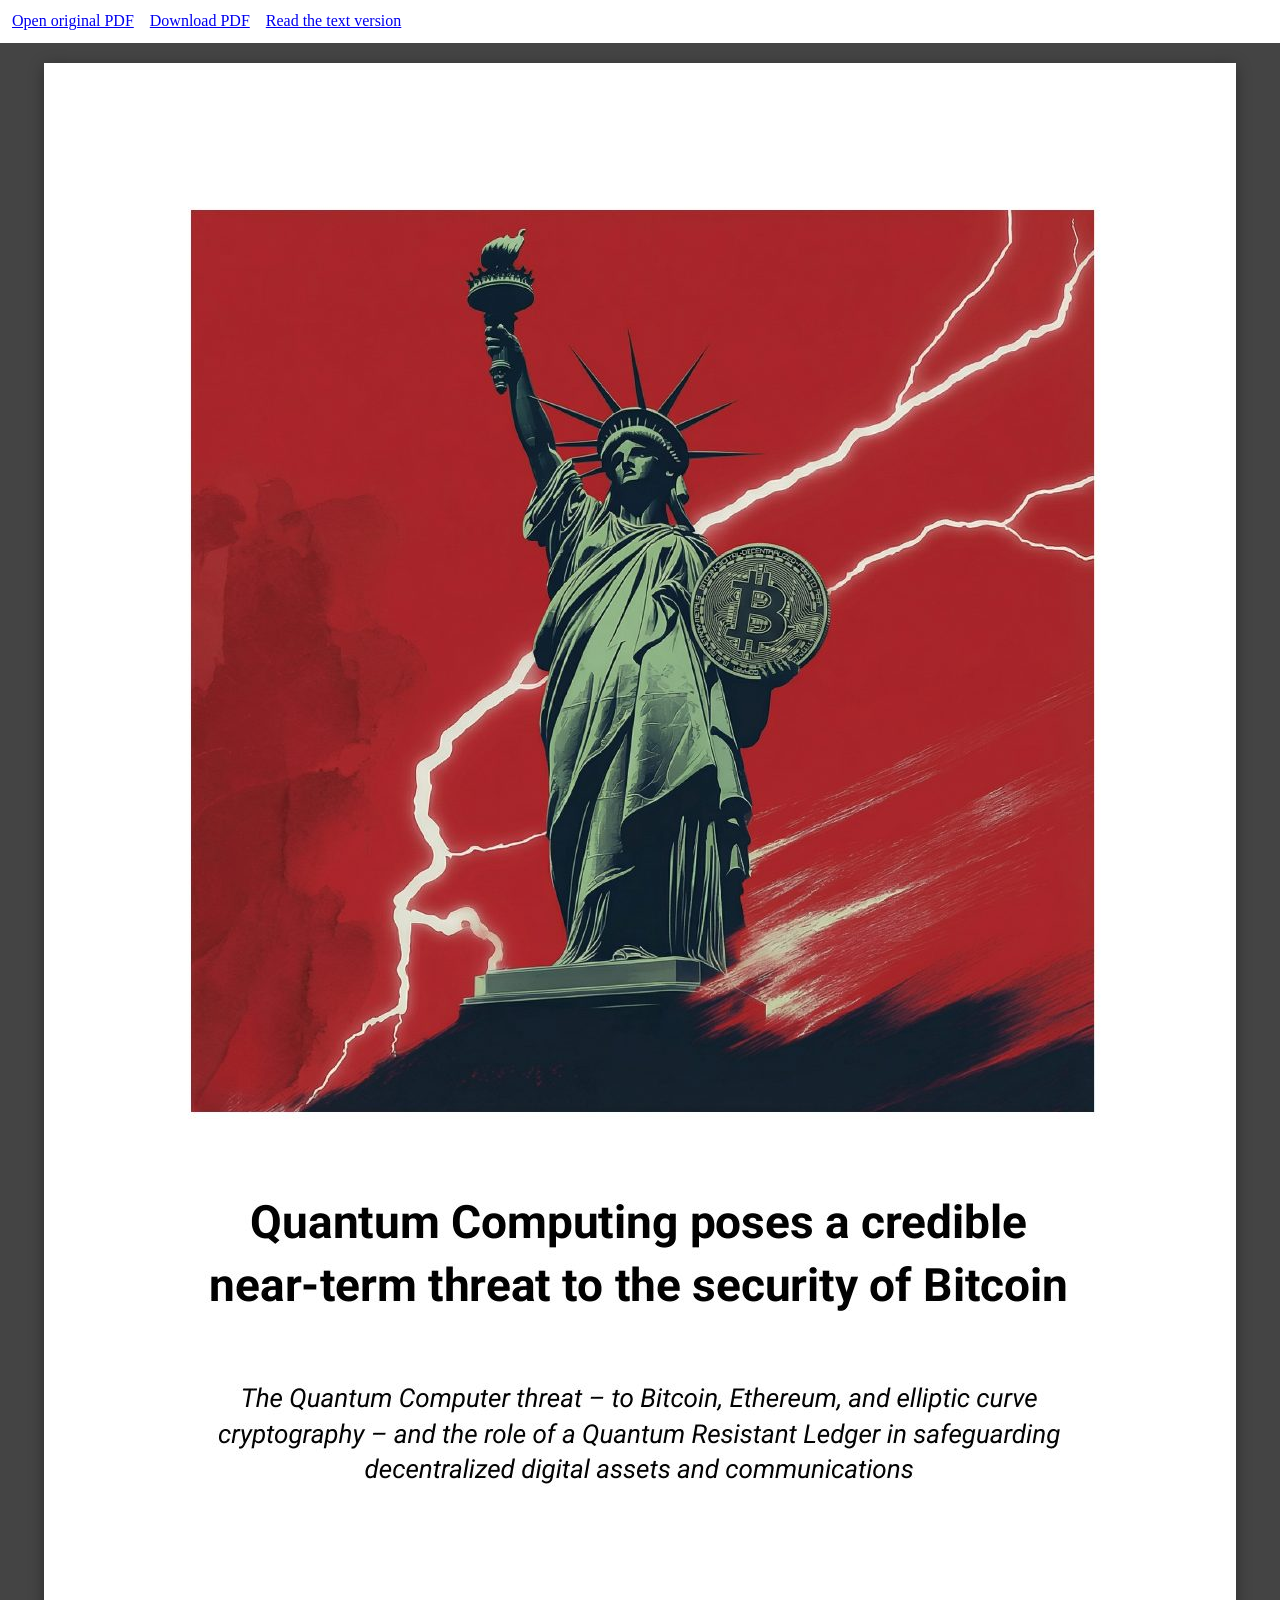
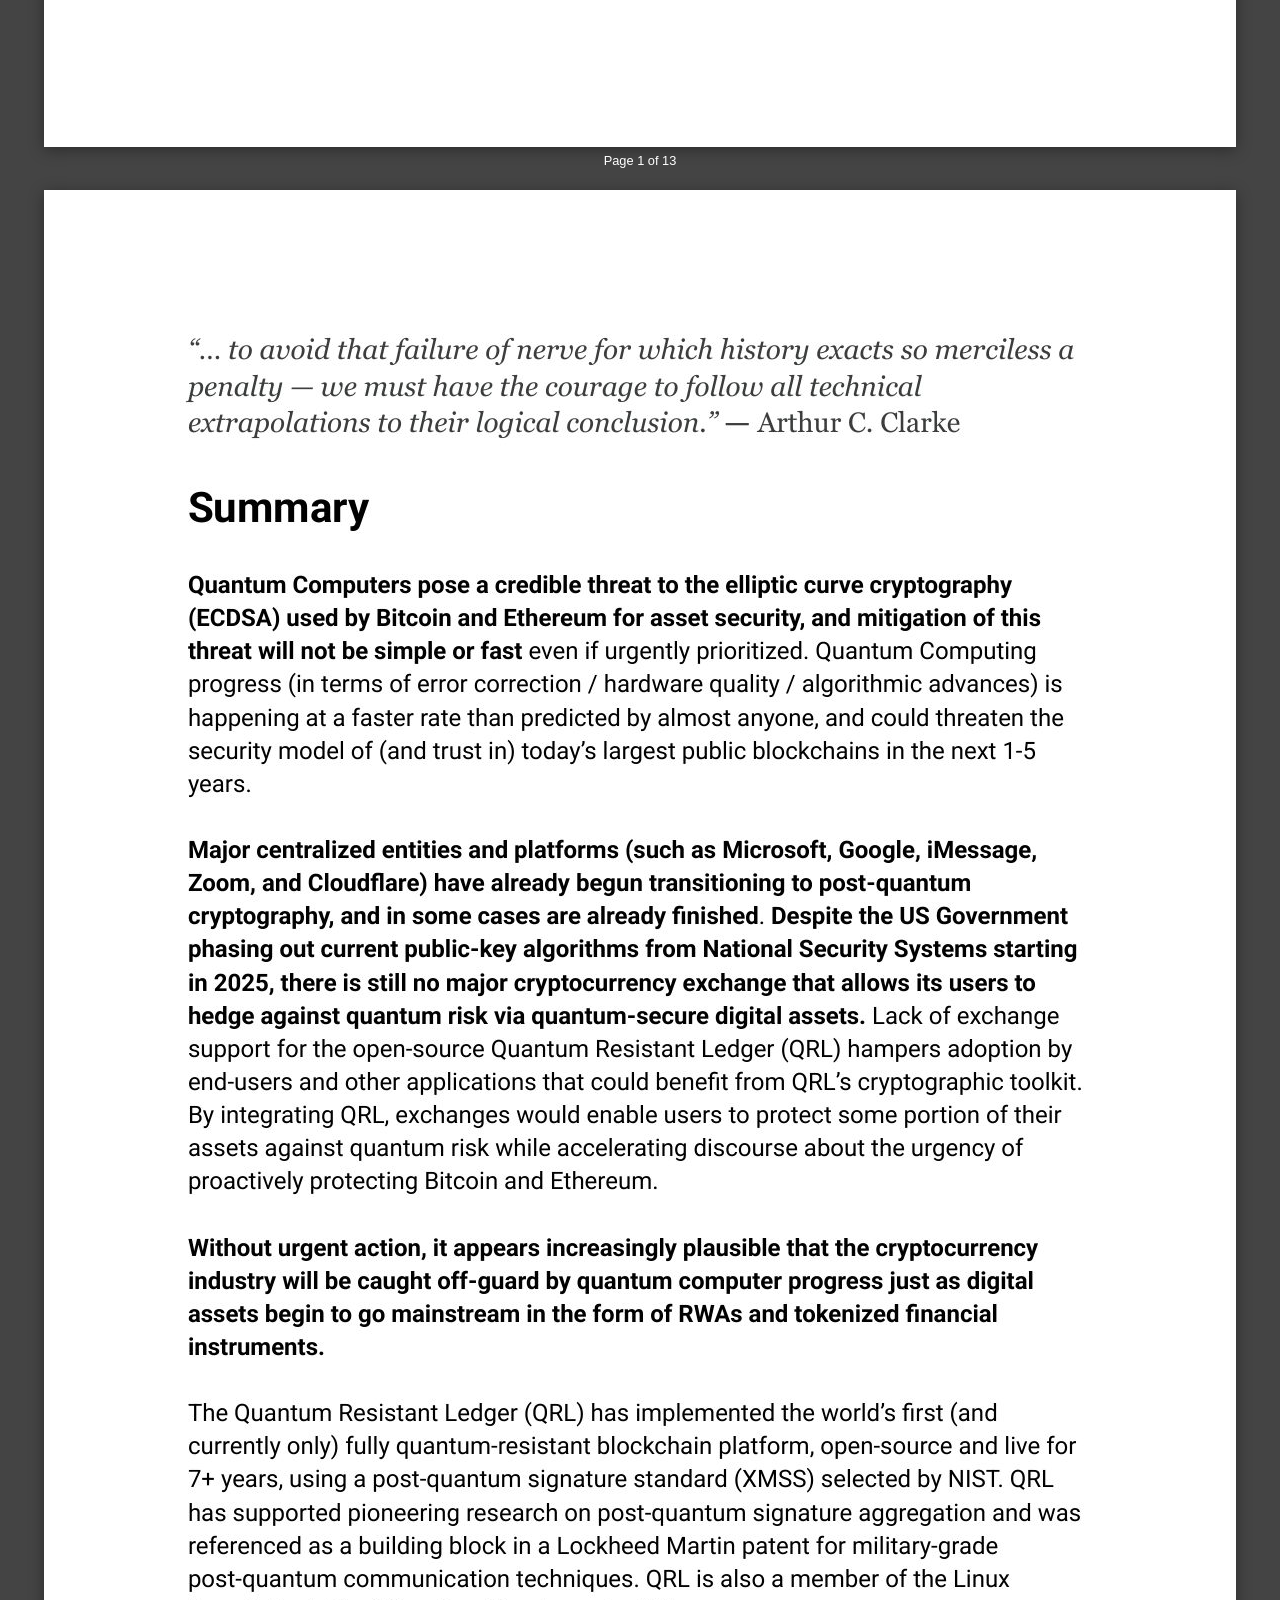
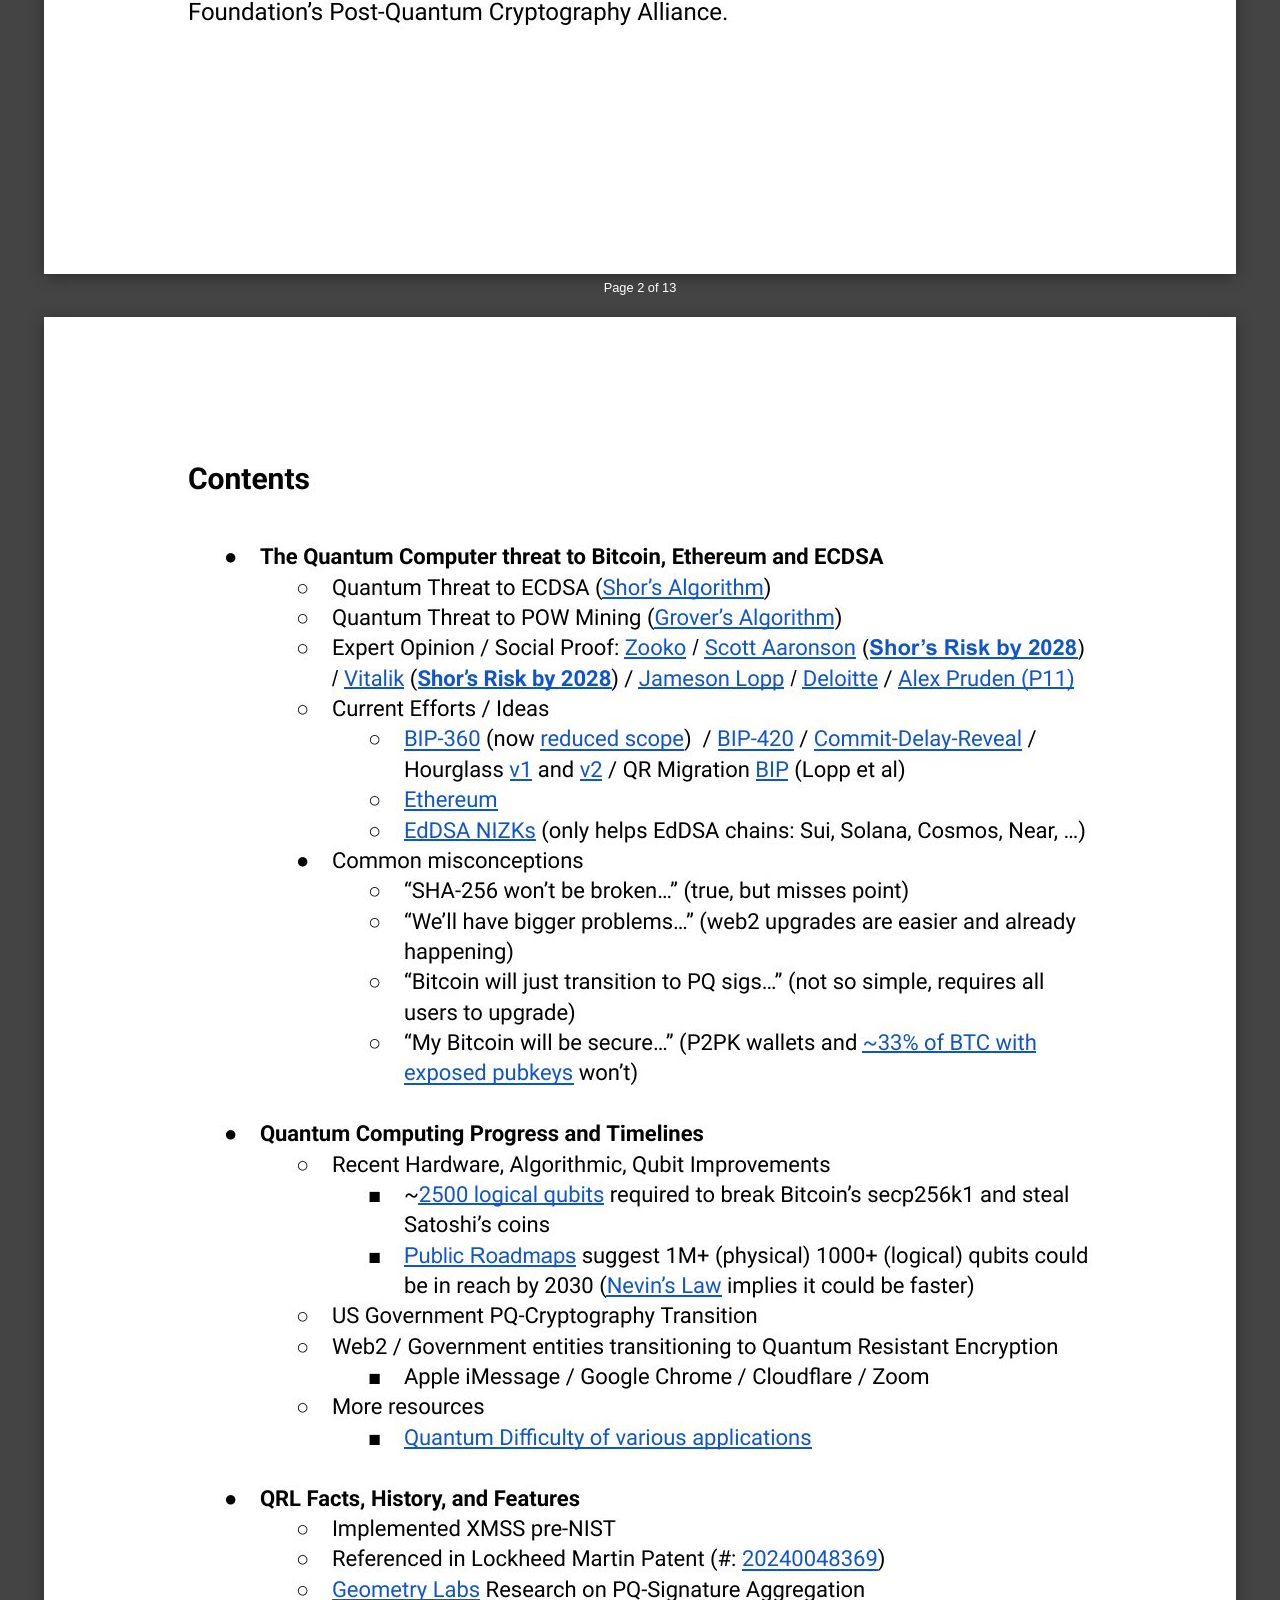
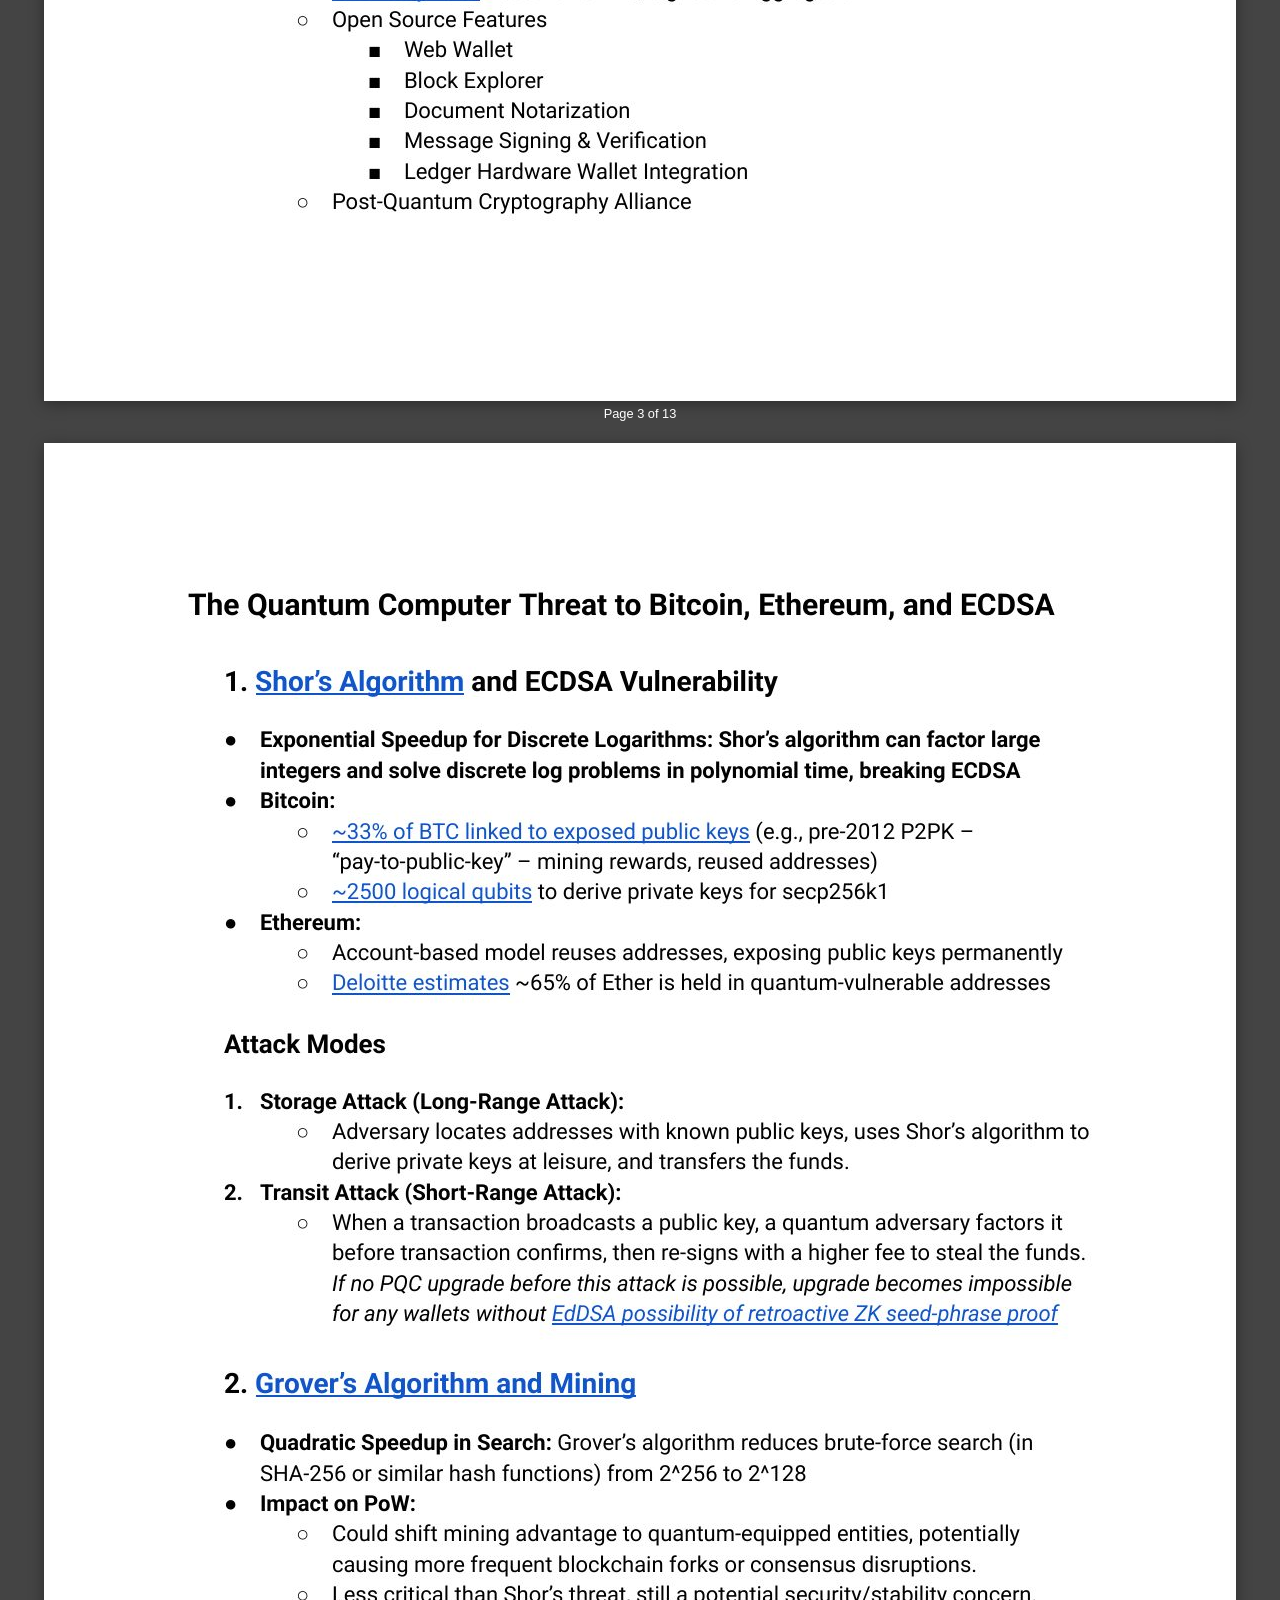
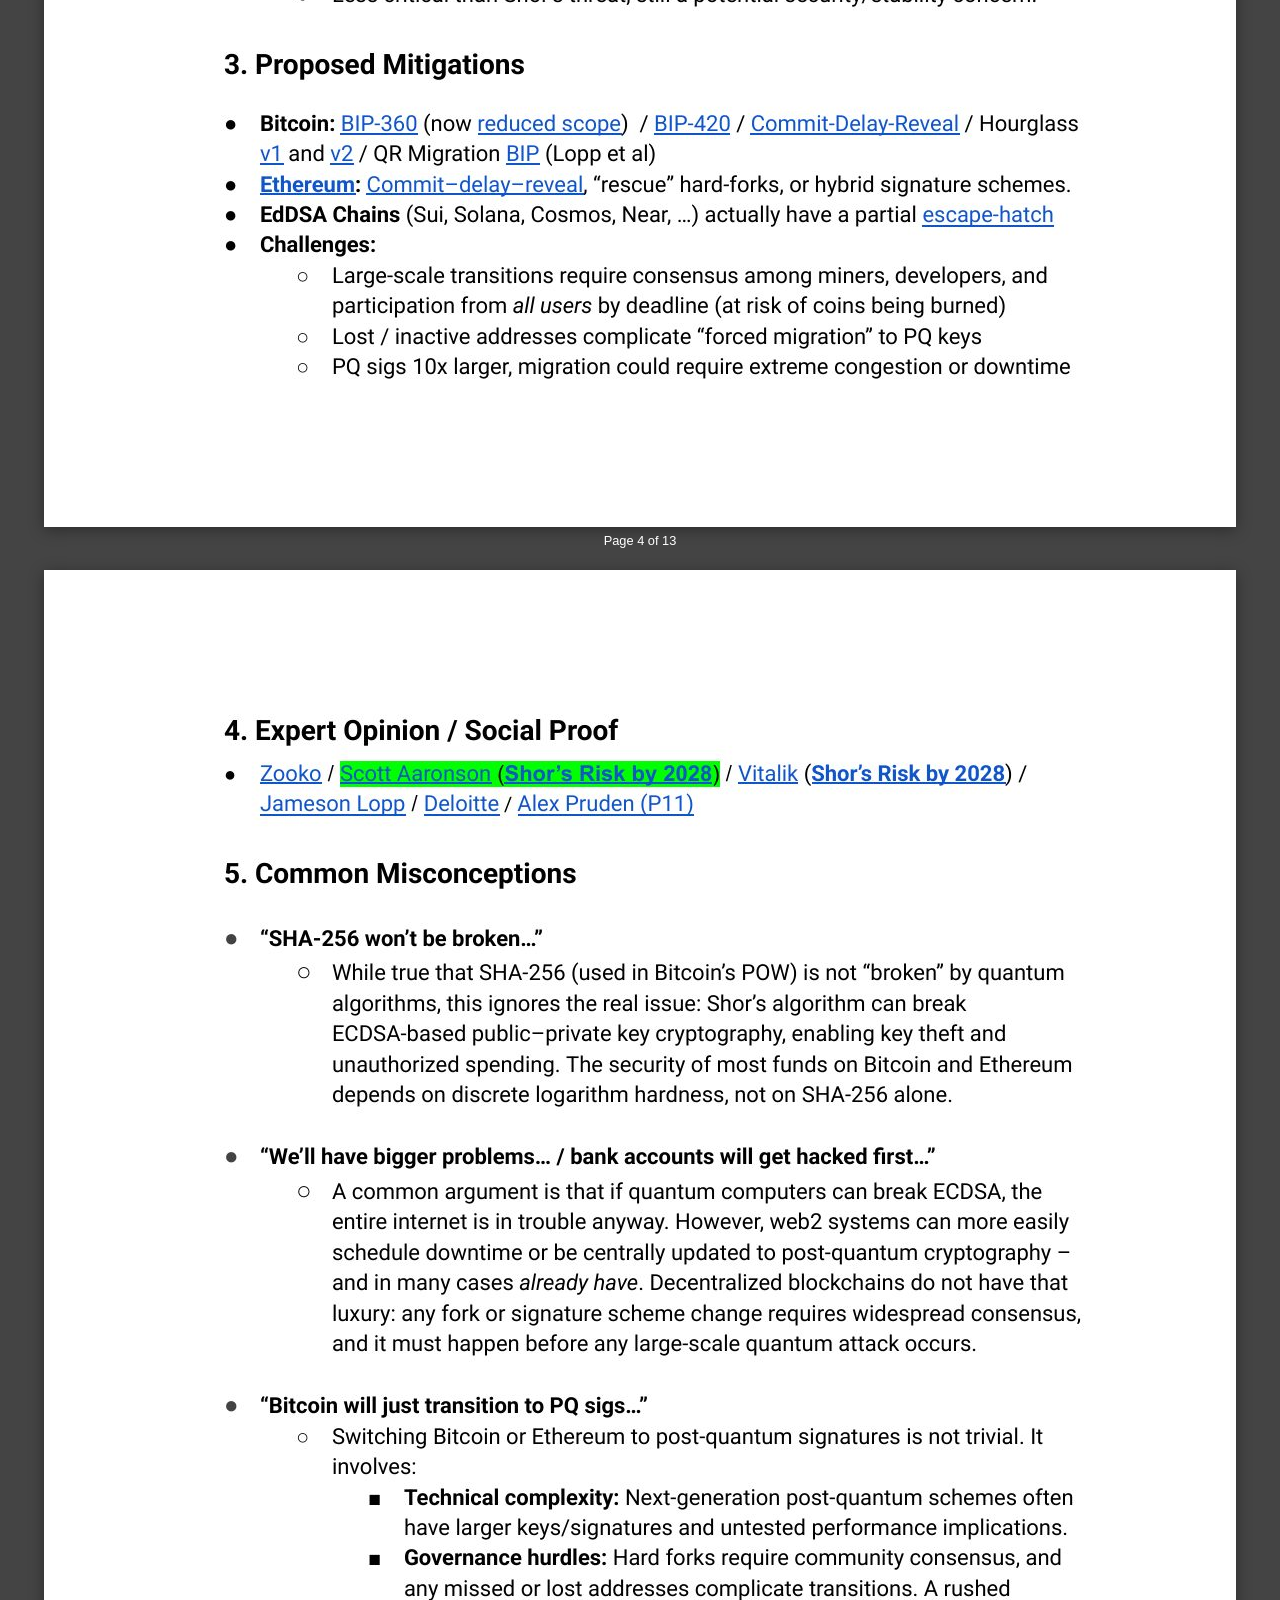
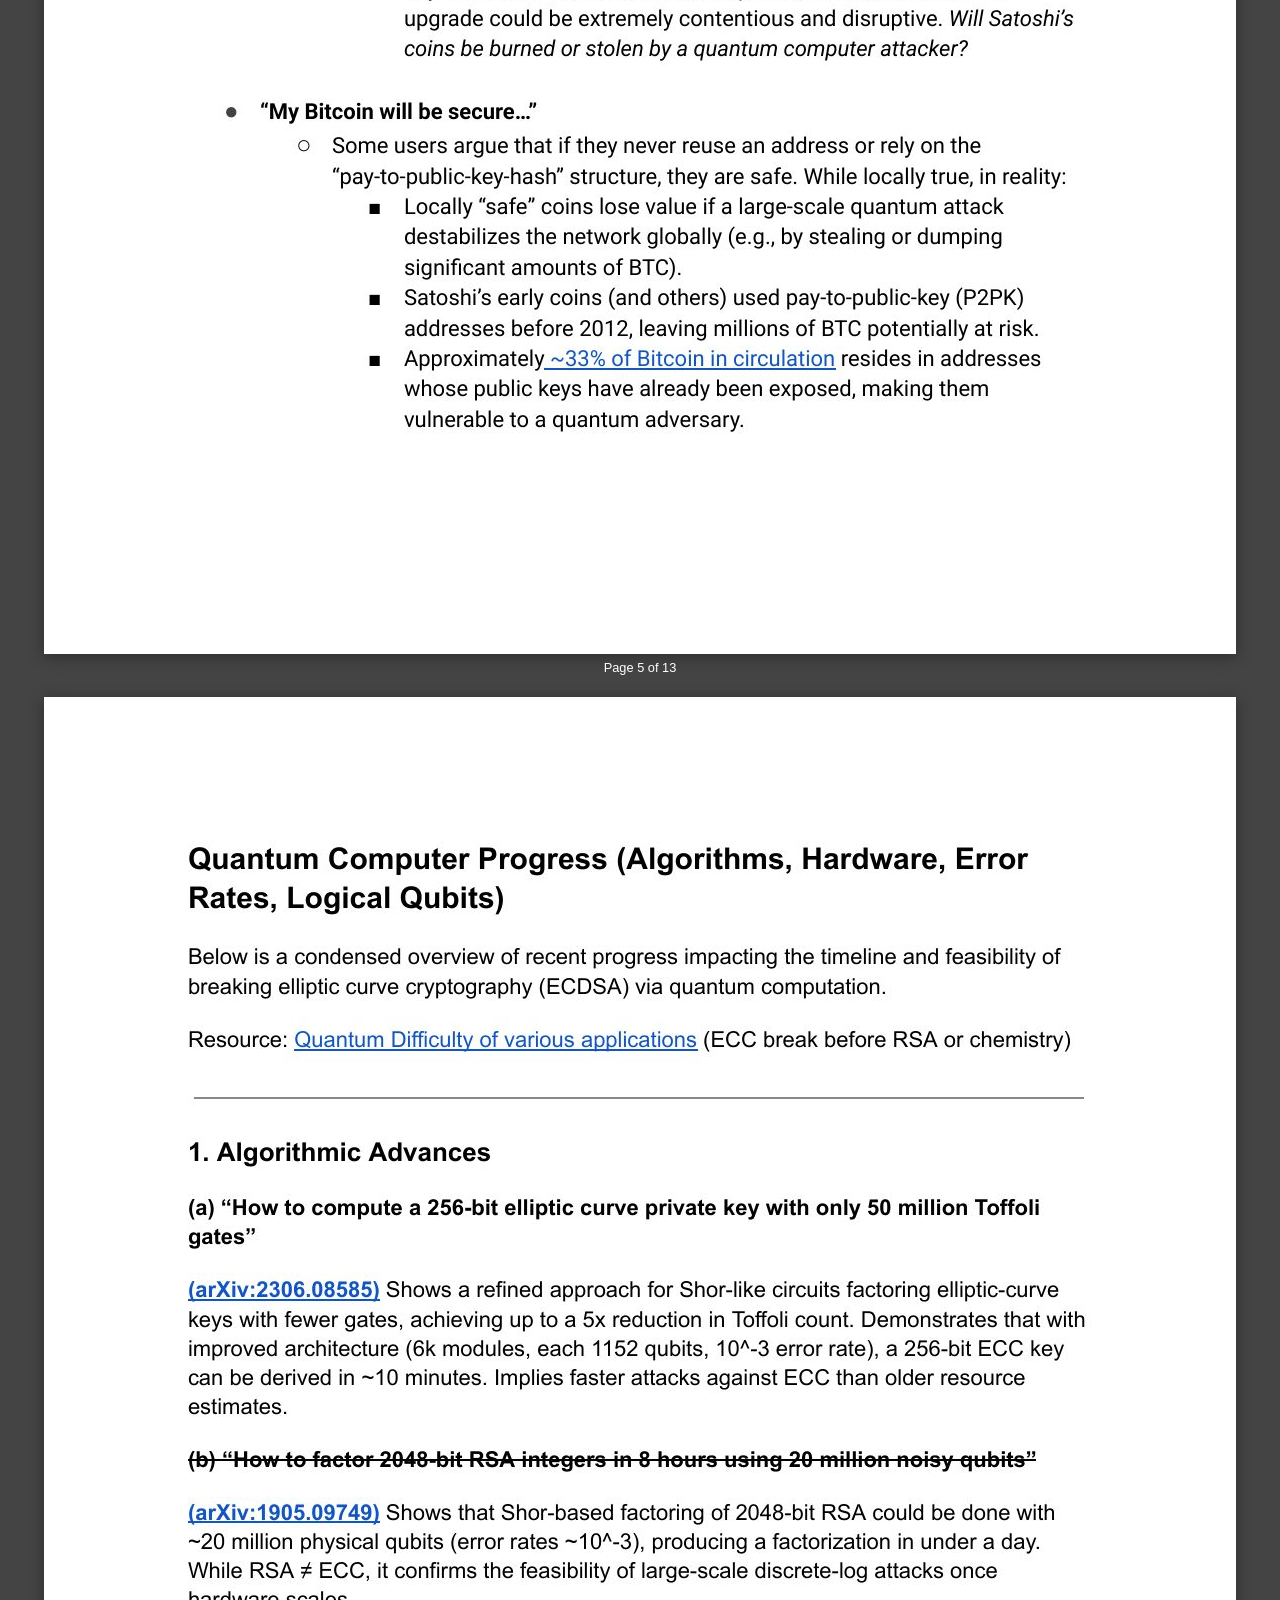
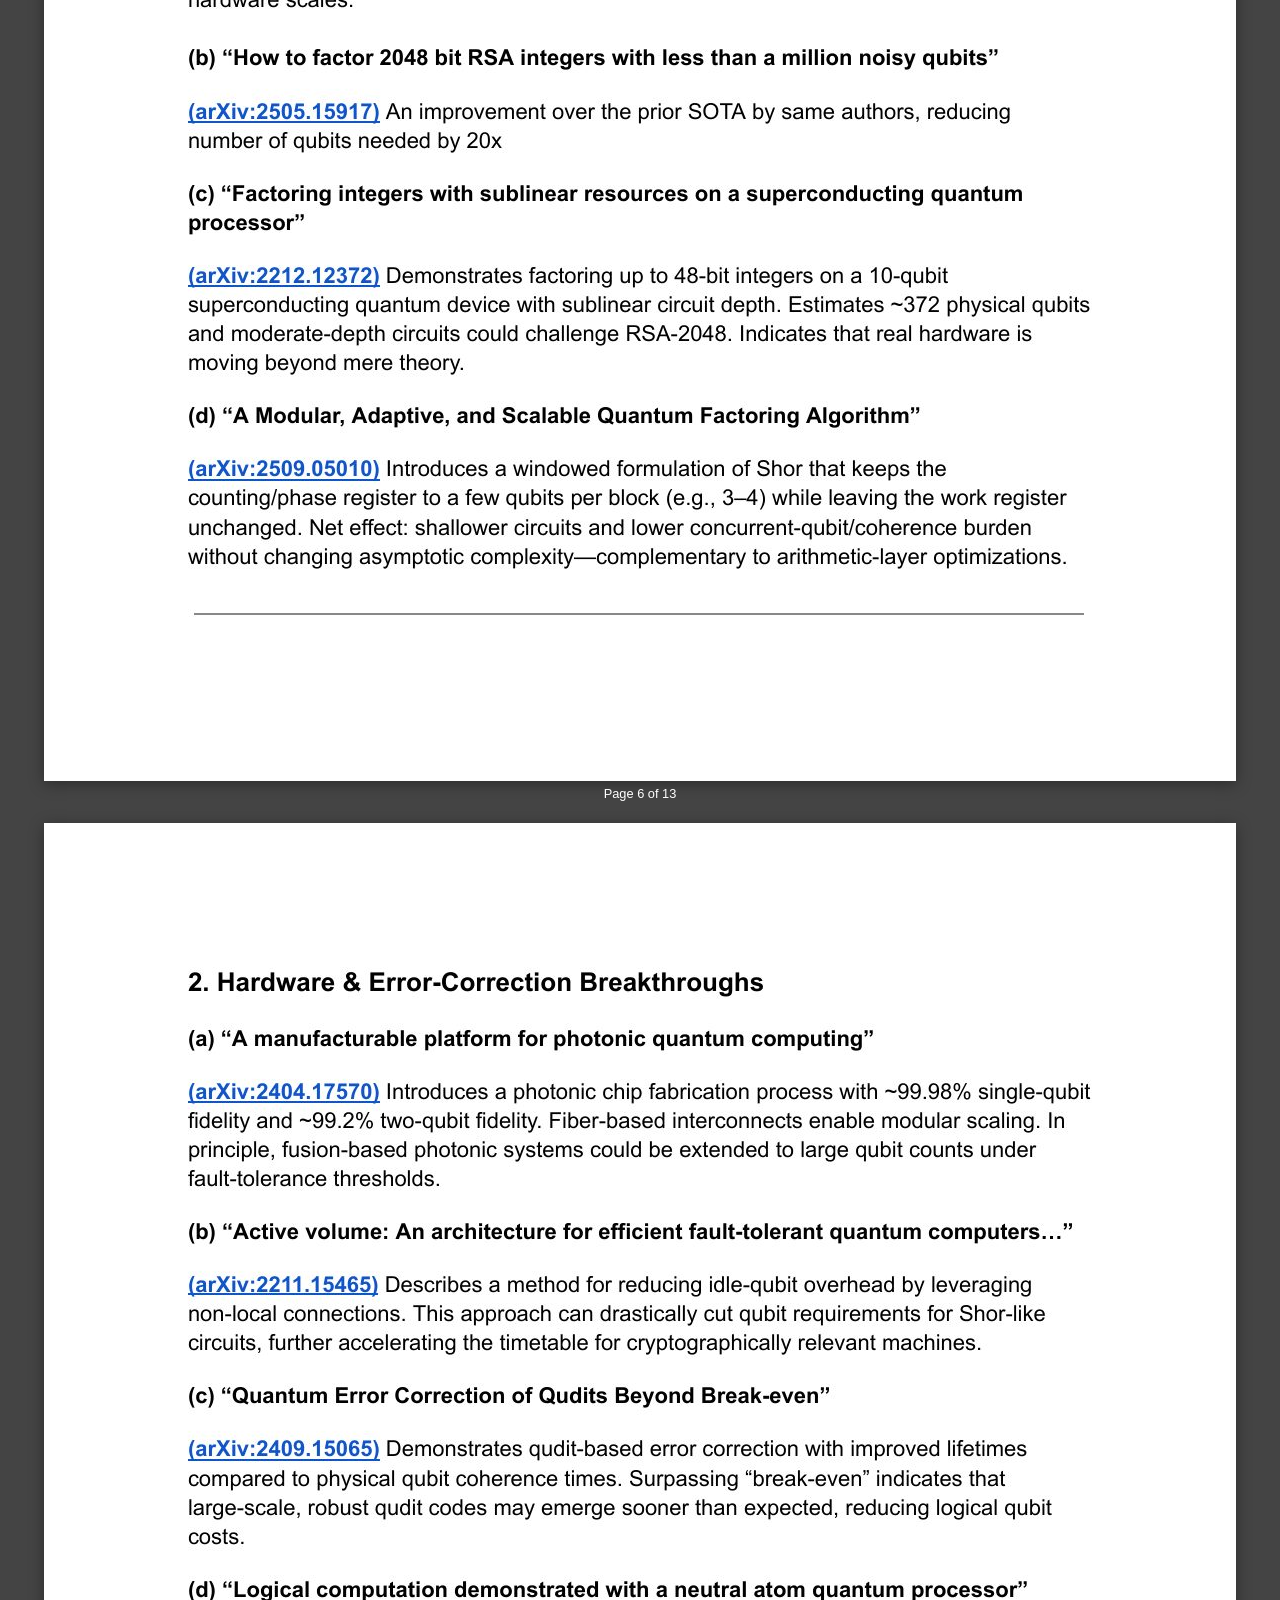
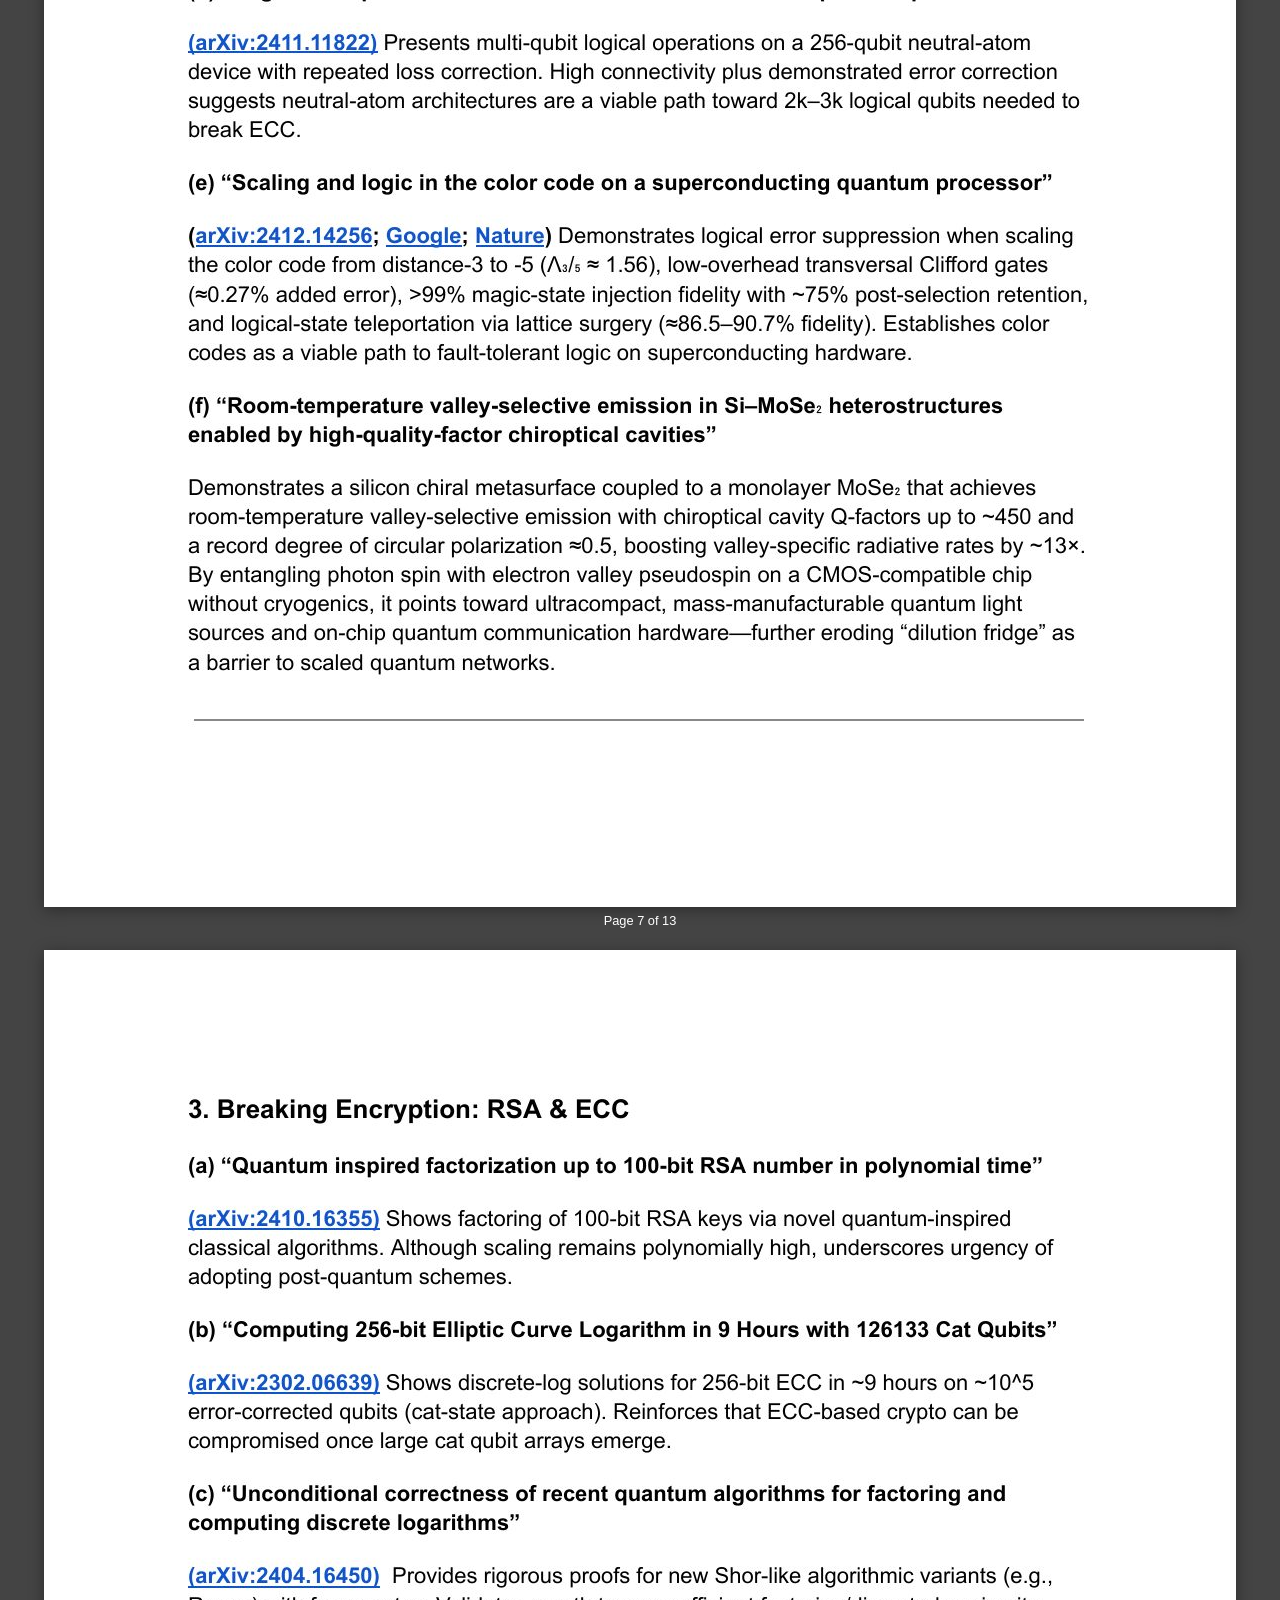
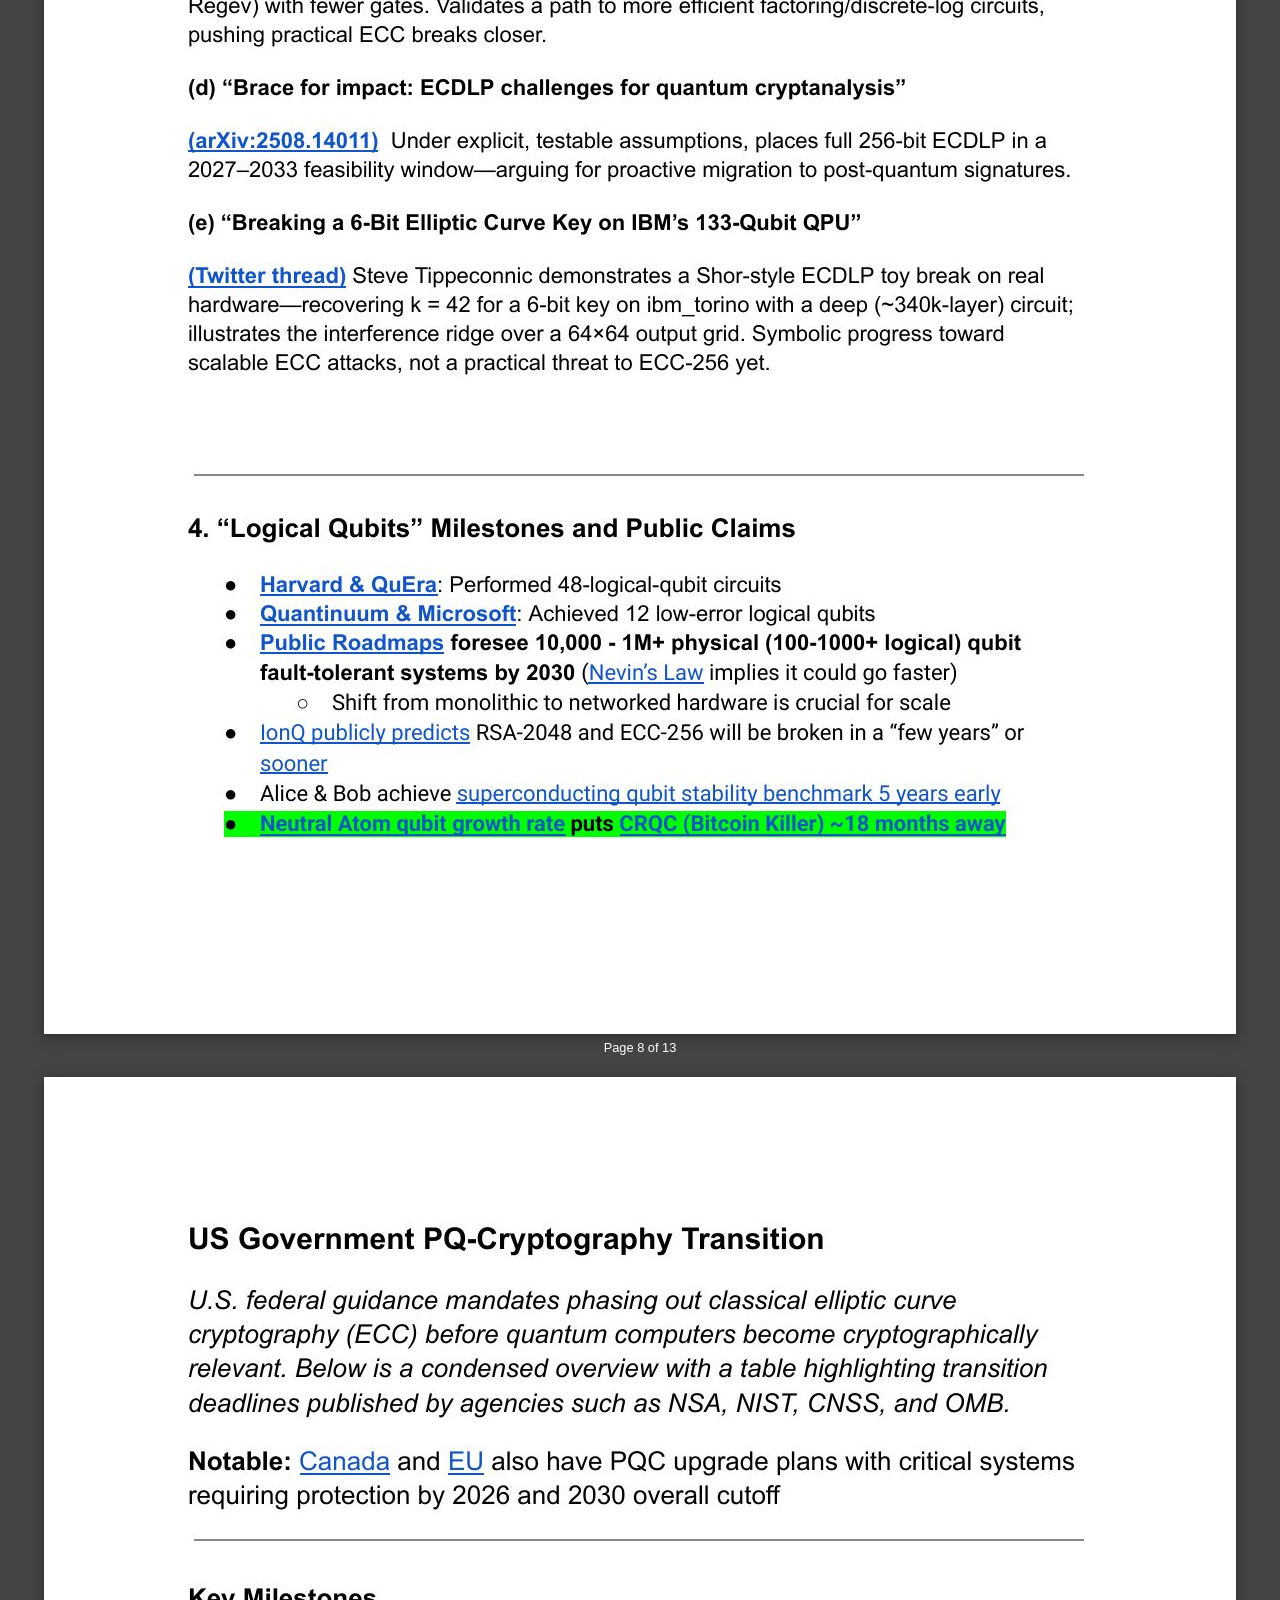
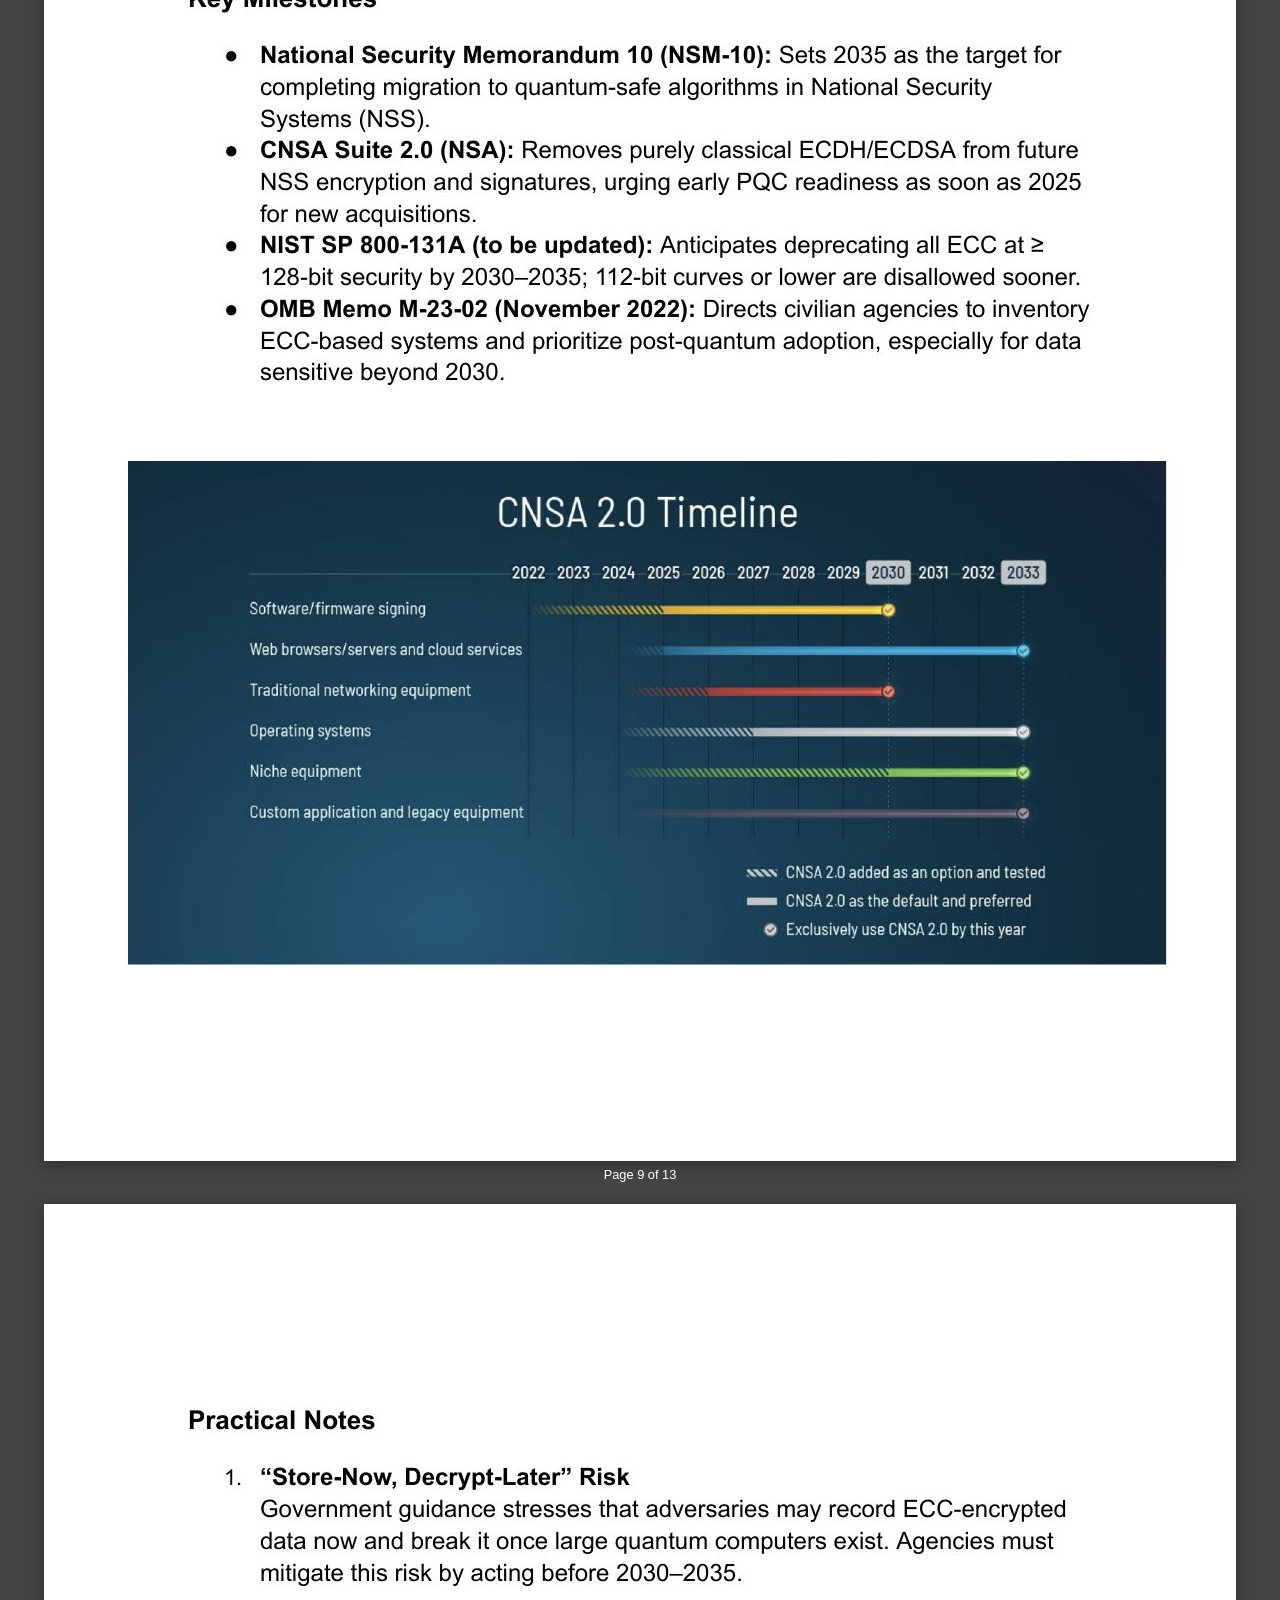
<file: quantum-report-pages.html>
<!doctype html>
<html lang="en">
  <head>
    <meta charset="utf-8">
    <meta name="viewport" content="width=device-width, initial-scale=1">
    <meta name="robots" content="noindex">
    <title>Quantum Computing and Bitcoin report</title>
    <link rel="stylesheet" href="./styles.css?v=quantum-pages-1&_site_release=20261127-trial-copy-e785d53">
  </head>
  <body class="report-pages-embed">
    <main>
      <nav class="report-actions" aria-label="Report formats">
        <a href="./assets/reports/QC_BTC_Dec2025.pdf" target="_blank" rel="noopener">Open original PDF</a>
        <a href="./assets/reports/QC_BTC_Dec2025.pdf" download>Download PDF</a>
        <a href="./quantum-report.html" target="_top">Read the text version</a>
      </nav>
      <!-- Keep this 13-page figure list aligned manually with quantum.html;
           duplication keeps this desktop embed small and standalone. -->
      <div class="report-document" aria-label="Quantum Computing and Bitcoin report, 13 pages">
        <figure class="report-page">
          <img src="./assets/reports/qc-btc-dec2025-pages/page-01.jpg" alt="Quantum Computing and Bitcoin report, page 1 of 13" width="1192" height="1684" decoding="async" fetchpriority="high">
          <figcaption>Page 1 of 13</figcaption>
        </figure>
        <figure class="report-page">
          <img src="./assets/reports/qc-btc-dec2025-pages/page-02.jpg" alt="Quantum Computing and Bitcoin report, page 2 of 13" width="1192" height="1684" loading="lazy" decoding="async">
          <figcaption>Page 2 of 13</figcaption>
        </figure>
        <figure class="report-page">
          <img src="./assets/reports/qc-btc-dec2025-pages/page-03.jpg" alt="Quantum Computing and Bitcoin report, page 3 of 13" width="1192" height="1684" loading="lazy" decoding="async">
          <figcaption>Page 3 of 13</figcaption>
        </figure>
        <figure class="report-page">
          <img src="./assets/reports/qc-btc-dec2025-pages/page-04.jpg" alt="Quantum Computing and Bitcoin report, page 4 of 13" width="1192" height="1684" loading="lazy" decoding="async">
          <figcaption>Page 4 of 13</figcaption>
        </figure>
        <figure class="report-page">
          <img src="./assets/reports/qc-btc-dec2025-pages/page-05.jpg" alt="Quantum Computing and Bitcoin report, page 5 of 13" width="1192" height="1684" loading="lazy" decoding="async">
          <figcaption>Page 5 of 13</figcaption>
        </figure>
        <figure class="report-page">
          <img src="./assets/reports/qc-btc-dec2025-pages/page-06.jpg" alt="Quantum Computing and Bitcoin report, page 6 of 13" width="1192" height="1684" loading="lazy" decoding="async">
          <figcaption>Page 6 of 13</figcaption>
        </figure>
        <figure class="report-page">
          <img src="./assets/reports/qc-btc-dec2025-pages/page-07.jpg" alt="Quantum Computing and Bitcoin report, page 7 of 13" width="1192" height="1684" loading="lazy" decoding="async">
          <figcaption>Page 7 of 13</figcaption>
        </figure>
        <figure class="report-page">
          <img src="./assets/reports/qc-btc-dec2025-pages/page-08.jpg" alt="Quantum Computing and Bitcoin report, page 8 of 13" width="1192" height="1684" loading="lazy" decoding="async">
          <figcaption>Page 8 of 13</figcaption>
        </figure>
        <figure class="report-page">
          <img src="./assets/reports/qc-btc-dec2025-pages/page-09.jpg" alt="Quantum Computing and Bitcoin report, page 9 of 13" width="1192" height="1684" loading="lazy" decoding="async">
          <figcaption>Page 9 of 13</figcaption>
        </figure>
        <figure class="report-page">
          <img src="./assets/reports/qc-btc-dec2025-pages/page-10.jpg" alt="Quantum Computing and Bitcoin report, page 10 of 13" width="1192" height="1684" loading="lazy" decoding="async">
          <figcaption>Page 10 of 13</figcaption>
        </figure>
        <figure class="report-page">
          <img src="./assets/reports/qc-btc-dec2025-pages/page-11.jpg" alt="Quantum Computing and Bitcoin report, page 11 of 13" width="1192" height="1684" loading="lazy" decoding="async">
          <figcaption>Page 11 of 13</figcaption>
        </figure>
        <figure class="report-page">
          <img src="./assets/reports/qc-btc-dec2025-pages/page-12.jpg" alt="Quantum Computing and Bitcoin report, page 12 of 13" width="1192" height="1684" loading="lazy" decoding="async">
          <figcaption>Page 12 of 13</figcaption>
        </figure>
        <figure class="report-page">
          <img src="./assets/reports/qc-btc-dec2025-pages/page-13.jpg" alt="Quantum Computing and Bitcoin report, page 13 of 13" width="1192" height="1684" loading="lazy" decoding="async">
          <figcaption>Page 13 of 13</figcaption>
        </figure>
      </div>
    </main>
    <script src="./release-watchdog.js?_site_release=20261127-trial-copy-e785d53" data-site-release="20261127-trial-copy-e785d53"></script>
  </body>
</html>
</file>
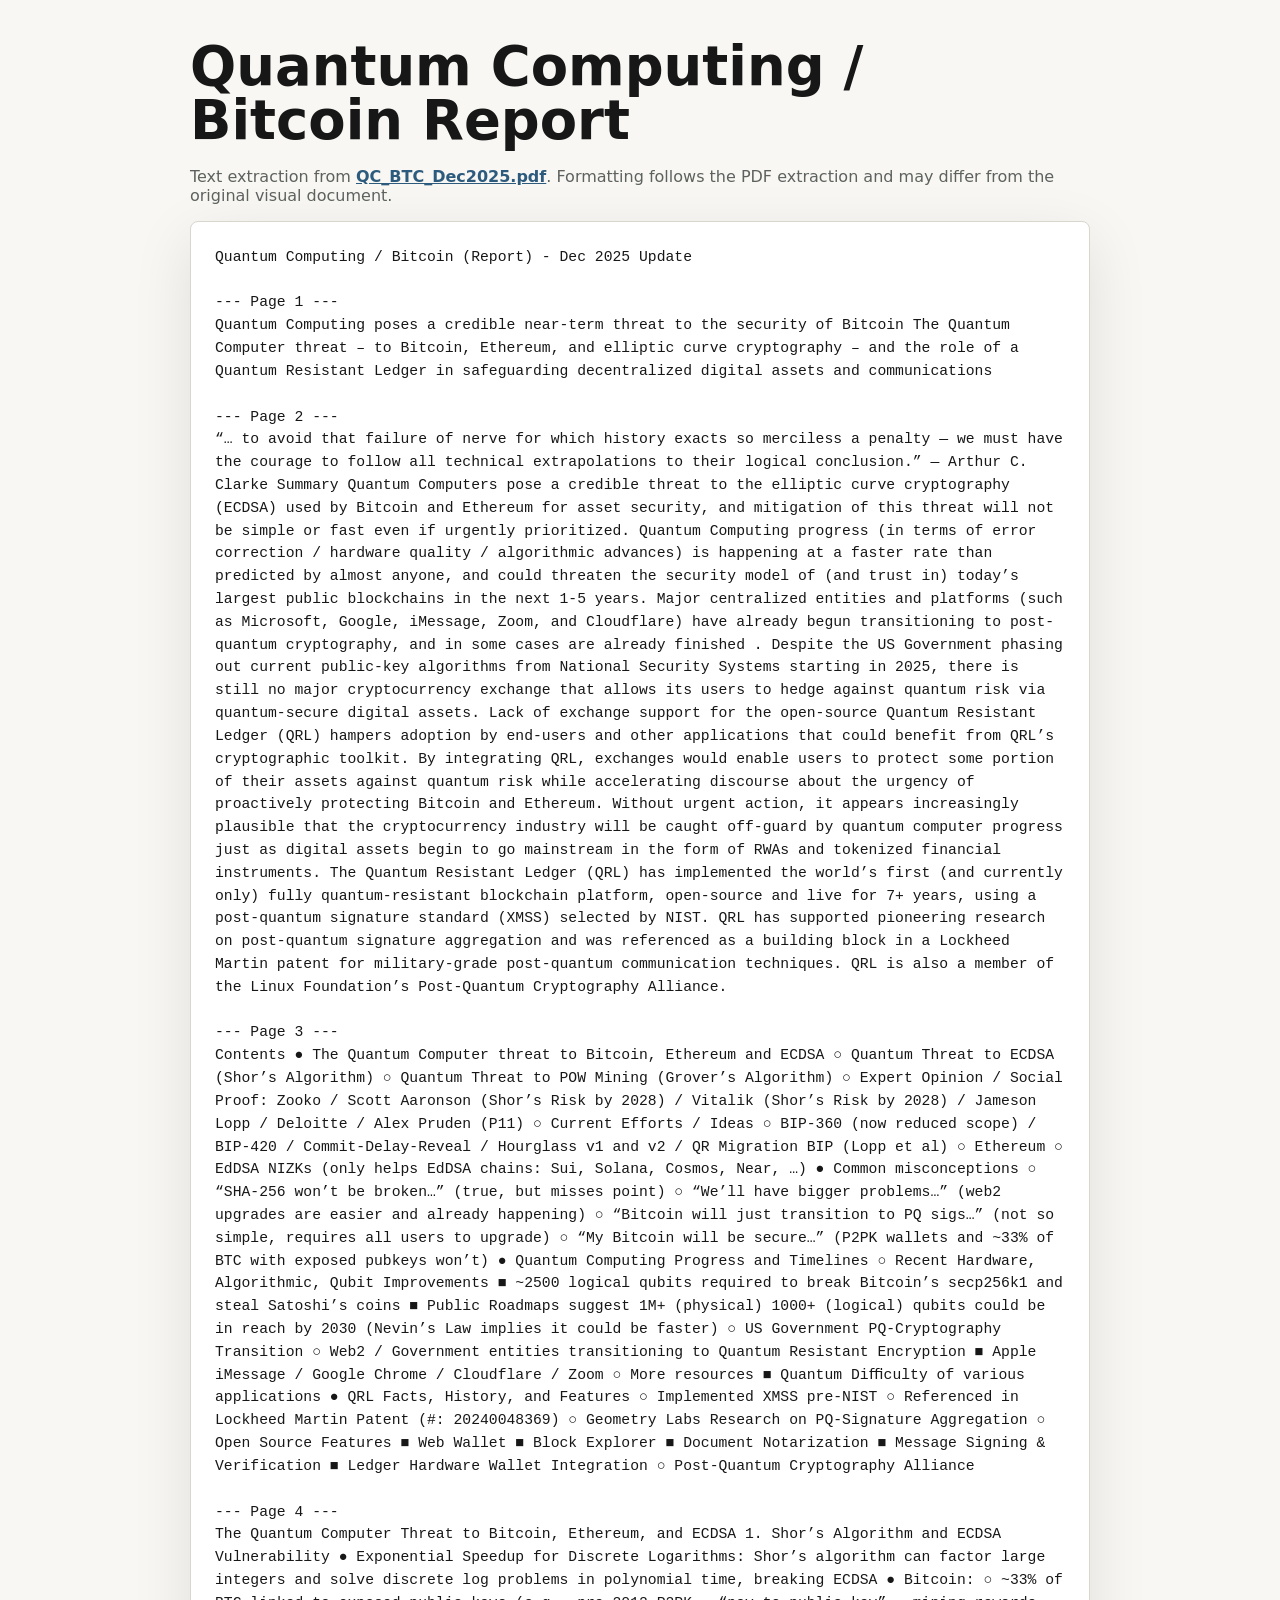
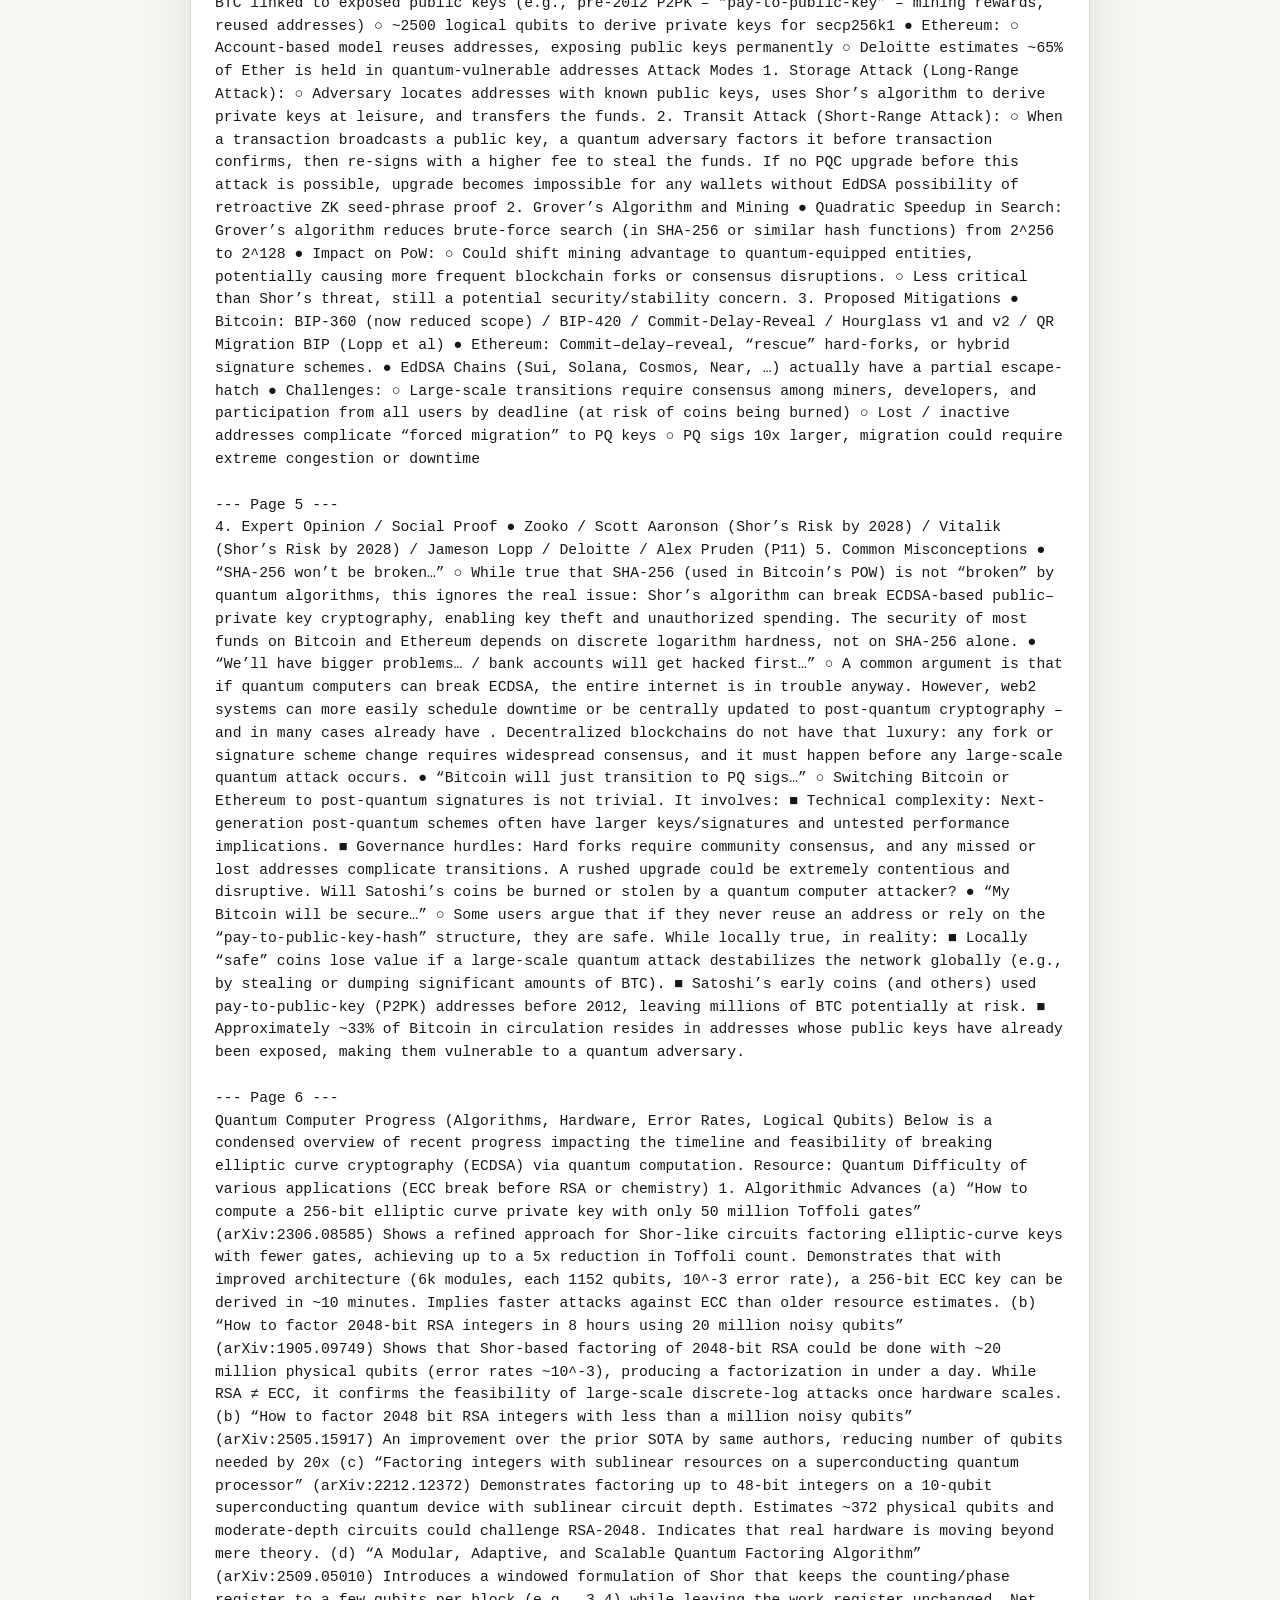
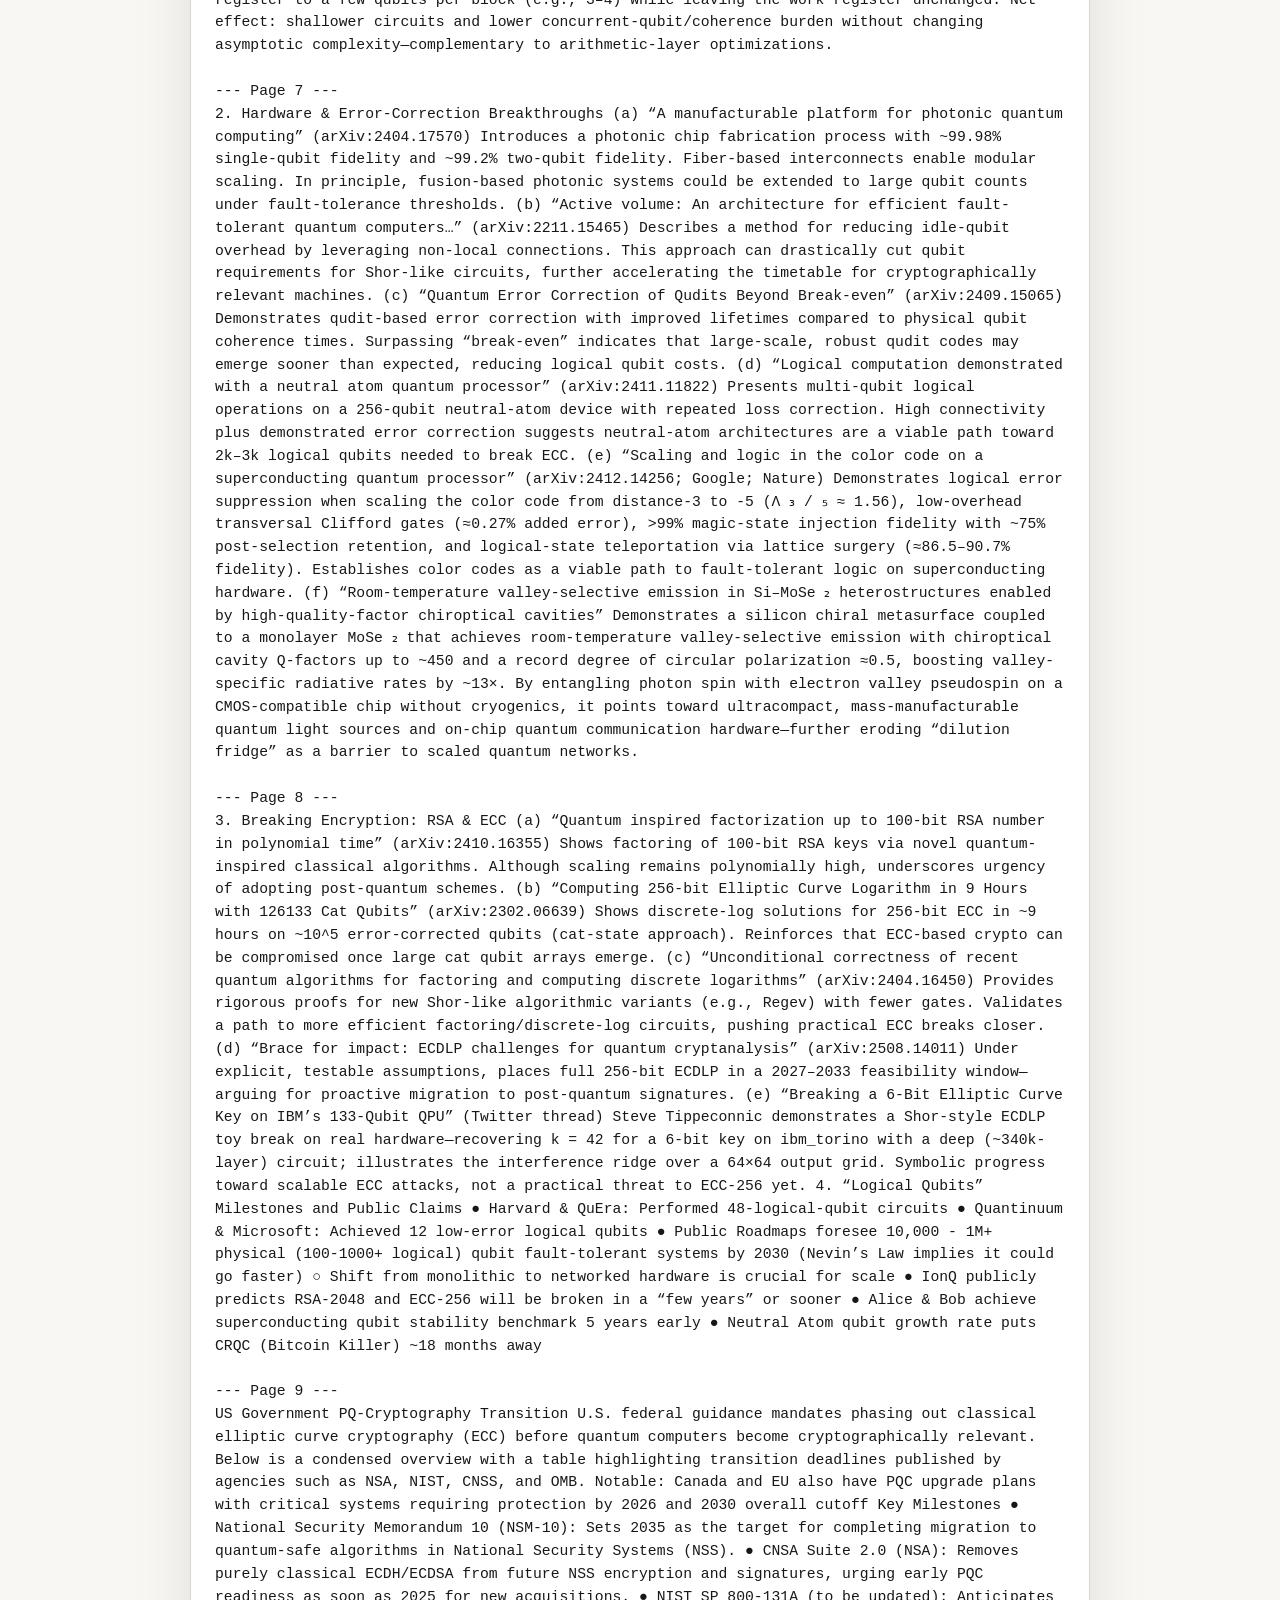
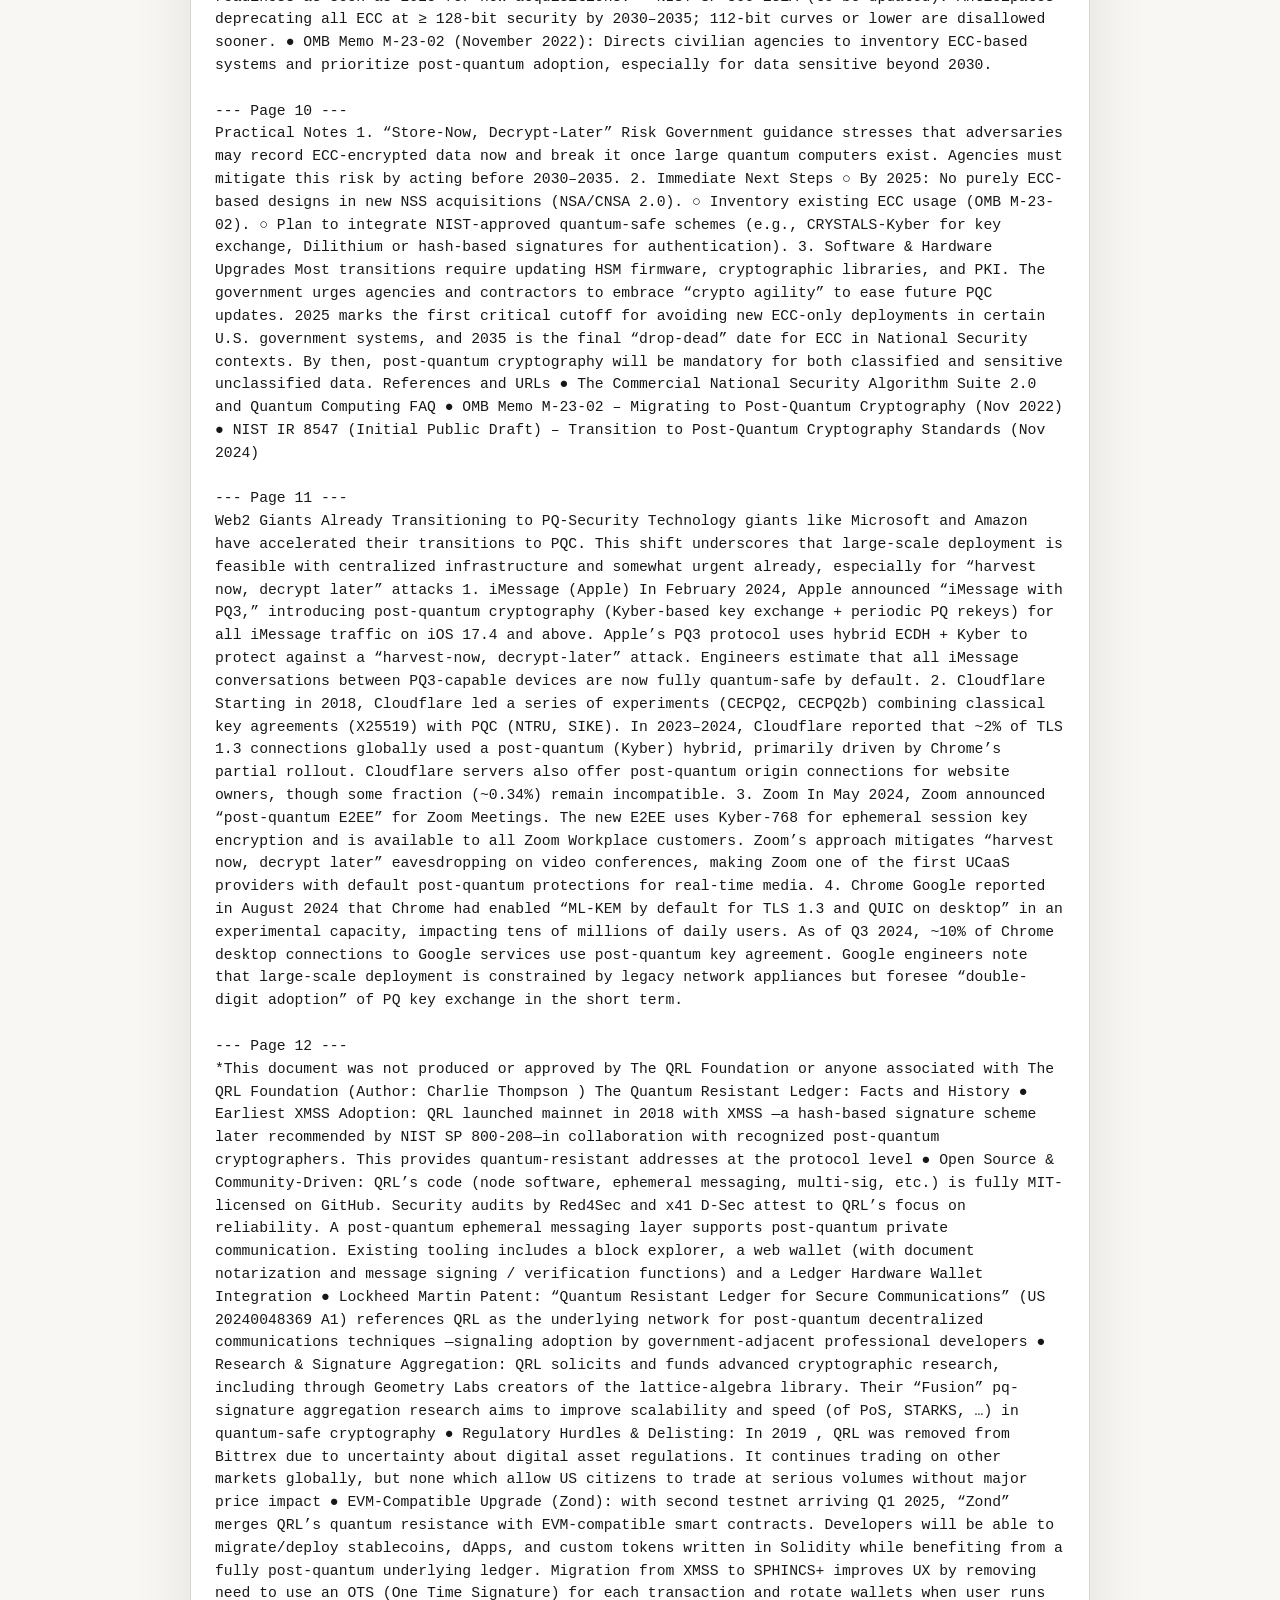
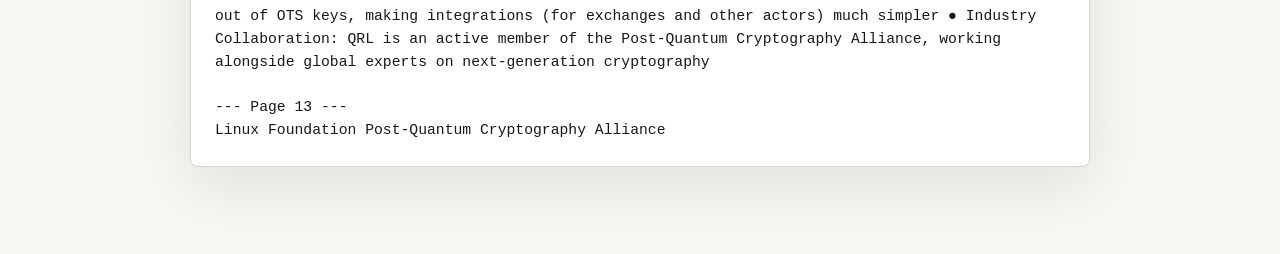
<file: quantum-report.html>
<!doctype html>
<html lang="en">
  <head>
    <meta charset="utf-8">
    <meta name="viewport" content="width=device-width, initial-scale=1">
    <meta name="robots" content="index, follow">
    <meta name="description" content="Plain-text HTML transcript of Quantum Computing / Bitcoin (Report) - Dec 2025 Update.">
    <link rel="canonical" href="https://charliethompson.lol/quantum-report.html">
    <title>Quantum Computing / Bitcoin Report - Text Version</title>
    <style>:root { color-scheme: light; font-family: ui-sans-serif, system-ui, -apple-system, BlinkMacSystemFont, "Segoe UI", sans-serif; } body { margin: 0; background: #f8f7f3; color: #171717; } main { max-width: 900px; margin: 0 auto; padding: 40px 20px 72px; } h1 { font-size: clamp(2rem, 5vw, 3.4rem); line-height: 1; margin: 0 0 18px; } p { color: #5d625f; font-size: 1rem; } pre { background: #fff; border: 1px solid #d9d6ce; border-radius: 8px; box-shadow: 0 18px 60px rgba(21,19,16,.1); font-family: ui-monospace, SFMono-Regular, Menlo, Monaco, Consolas, "Liberation Mono", monospace; font-size: .92rem; line-height: 1.55; overflow-x: auto; padding: 24px; white-space: pre-wrap; } a { color: #2d5b7d; font-weight: 700; }</style>
  </head>
  <body>
    <main>
      <h1>Quantum Computing / Bitcoin Report</h1>
      <p>Text extraction from <a href="./assets/reports/QC_BTC_Dec2025.pdf">QC_BTC_Dec2025.pdf</a>. Formatting follows the PDF extraction and may differ from the original visual document.</p>
      <pre>Quantum Computing / Bitcoin (Report) - Dec 2025 Update

--- Page 1 ---
Quantum Computing poses a credible near-term threat to the security of Bitcoin The Quantum Computer threat – to Bitcoin, Ethereum, and elliptic curve cryptography – and the role of a Quantum Resistant Ledger in safeguarding decentralized digital assets and communications

--- Page 2 ---
“… to avoid that failure of nerve for which history exacts so merciless a penalty — we must have the courage to follow all technical extrapolations to their logical conclusion.” — Arthur C. Clarke Summary Quantum Computers pose a credible threat to the elliptic curve cryptography (ECDSA) used by Bitcoin and Ethereum for asset security, and mitigation of this threat will not be simple or fast even if urgently prioritized. Quantum Computing progress (in terms of error correction / hardware quality / algorithmic advances) is happening at a faster rate than predicted by almost anyone, and could threaten the security model of (and trust in) today’s largest public blockchains in the next 1-5 years. Major centralized entities and platforms (such as Microsoft, Google, iMessage, Zoom, and Cloudflare) have already begun transitioning to post-quantum cryptography, and in some cases are already finished . Despite the US Government phasing out current public-key algorithms from National Security Systems starting in 2025, there is still no major cryptocurrency exchange that allows its users to hedge against quantum risk via quantum-secure digital assets. Lack of exchange support for the open-source Quantum Resistant Ledger (QRL) hampers adoption by end-users and other applications that could benefit from QRL’s cryptographic toolkit. By integrating QRL, exchanges would enable users to protect some portion of their assets against quantum risk while accelerating discourse about the urgency of proactively protecting Bitcoin and Ethereum. Without urgent action, it appears increasingly plausible that the cryptocurrency industry will be caught off-guard by quantum computer progress just as digital assets begin to go mainstream in the form of RWAs and tokenized financial instruments. The Quantum Resistant Ledger (QRL) has implemented the world’s first (and currently only) fully quantum-resistant blockchain platform, open-source and live for 7+ years, using a post-quantum signature standard (XMSS) selected by NIST. QRL has supported pioneering research on post-quantum signature aggregation and was referenced as a building block in a Lockheed Martin patent for military-grade post-quantum communication techniques. QRL is also a member of the Linux Foundation’s Post-Quantum Cryptography Alliance.

--- Page 3 ---
Contents ● The Quantum Computer threat to Bitcoin, Ethereum and ECDSA ○ Quantum Threat to ECDSA (Shor’s Algorithm) ○ Quantum Threat to POW Mining (Grover’s Algorithm) ○ Expert Opinion / Social Proof: Zooko / Scott Aaronson (Shor’s Risk by 2028) / Vitalik (Shor’s Risk by 2028) / Jameson Lopp / Deloitte / Alex Pruden (P11) ○ Current Efforts / Ideas ○ BIP-360 (now reduced scope) / BIP-420 / Commit-Delay-Reveal / Hourglass v1 and v2 / QR Migration BIP (Lopp et al) ○ Ethereum ○ EdDSA NIZKs (only helps EdDSA chains: Sui, Solana, Cosmos, Near, …) ● Common misconceptions ○ “SHA-256 won’t be broken…” (true, but misses point) ○ “We’ll have bigger problems…” (web2 upgrades are easier and already happening) ○ “Bitcoin will just transition to PQ sigs…” (not so simple, requires all users to upgrade) ○ “My Bitcoin will be secure…” (P2PK wallets and ~33% of BTC with exposed pubkeys won’t) ● Quantum Computing Progress and Timelines ○ Recent Hardware, Algorithmic, Qubit Improvements ■ ~2500 logical qubits required to break Bitcoin’s secp256k1 and steal Satoshi’s coins ■ Public Roadmaps suggest 1M+ (physical) 1000+ (logical) qubits could be in reach by 2030 (Nevin’s Law implies it could be faster) ○ US Government PQ-Cryptography Transition ○ Web2 / Government entities transitioning to Quantum Resistant Encryption ■ Apple iMessage / Google Chrome / Cloudflare / Zoom ○ More resources ■ Quantum Diﬃculty of various applications ● QRL Facts, History, and Features ○ Implemented XMSS pre-NIST ○ Referenced in Lockheed Martin Patent (#: 20240048369) ○ Geometry Labs Research on PQ-Signature Aggregation ○ Open Source Features ■ Web Wallet ■ Block Explorer ■ Document Notarization ■ Message Signing &amp; Verification ■ Ledger Hardware Wallet Integration ○ Post-Quantum Cryptography Alliance

--- Page 4 ---
The Quantum Computer Threat to Bitcoin, Ethereum, and ECDSA 1. Shor’s Algorithm and ECDSA Vulnerability ● Exponential Speedup for Discrete Logarithms: Shor’s algorithm can factor large integers and solve discrete log problems in polynomial time, breaking ECDSA ● Bitcoin: ○ ~33% of BTC linked to exposed public keys (e.g., pre-2012 P2PK – “pay-to-public-key” – mining rewards, reused addresses) ○ ~2500 logical qubits to derive private keys for secp256k1 ● Ethereum: ○ Account-based model reuses addresses, exposing public keys permanently ○ Deloitte estimates ~65% of Ether is held in quantum-vulnerable addresses Attack Modes 1. Storage Attack (Long-Range Attack): ○ Adversary locates addresses with known public keys, uses Shor’s algorithm to derive private keys at leisure, and transfers the funds. 2. Transit Attack (Short-Range Attack): ○ When a transaction broadcasts a public key, a quantum adversary factors it before transaction confirms, then re-signs with a higher fee to steal the funds. If no PQC upgrade before this attack is possible, upgrade becomes impossible for any wallets without EdDSA possibility of retroactive ZK seed-phrase proof 2. Grover’s Algorithm and Mining ● Quadratic Speedup in Search: Grover’s algorithm reduces brute-force search (in SHA-256 or similar hash functions) from 2^256 to 2^128 ● Impact on PoW: ○ Could shift mining advantage to quantum-equipped entities, potentially causing more frequent blockchain forks or consensus disruptions. ○ Less critical than Shor’s threat, still a potential security/stability concern. 3. Proposed Mitigations ● Bitcoin: BIP-360 (now reduced scope) / BIP-420 / Commit-Delay-Reveal / Hourglass v1 and v2 / QR Migration BIP (Lopp et al) ● Ethereum: Commit–delay–reveal, “rescue” hard-forks, or hybrid signature schemes. ● EdDSA Chains (Sui, Solana, Cosmos, Near, …) actually have a partial escape-hatch ● Challenges: ○ Large-scale transitions require consensus among miners, developers, and participation from all users by deadline (at risk of coins being burned) ○ Lost / inactive addresses complicate “forced migration” to PQ keys ○ PQ sigs 10x larger, migration could require extreme congestion or downtime

--- Page 5 ---
4. Expert Opinion / Social Proof ● Zooko / Scott Aaronson (Shor’s Risk by 2028) / Vitalik (Shor’s Risk by 2028) / Jameson Lopp / Deloitte / Alex Pruden (P11) 5. Common Misconceptions ● “SHA-256 won’t be broken…” ○ While true that SHA-256 (used in Bitcoin’s POW) is not “broken” by quantum algorithms, this ignores the real issue: Shor’s algorithm can break ECDSA-based public–private key cryptography, enabling key theft and unauthorized spending. The security of most funds on Bitcoin and Ethereum depends on discrete logarithm hardness, not on SHA-256 alone. ● “We’ll have bigger problems… / bank accounts will get hacked first…” ○ A common argument is that if quantum computers can break ECDSA, the entire internet is in trouble anyway. However, web2 systems can more easily schedule downtime or be centrally updated to post-quantum cryptography – and in many cases already have . Decentralized blockchains do not have that luxury: any fork or signature scheme change requires widespread consensus, and it must happen before any large-scale quantum attack occurs. ● “Bitcoin will just transition to PQ sigs…” ○ Switching Bitcoin or Ethereum to post-quantum signatures is not trivial. It involves: ■ Technical complexity: Next-generation post-quantum schemes often have larger keys/signatures and untested performance implications. ■ Governance hurdles: Hard forks require community consensus, and any missed or lost addresses complicate transitions. A rushed upgrade could be extremely contentious and disruptive. Will Satoshi’s coins be burned or stolen by a quantum computer attacker? ● “My Bitcoin will be secure…” ○ Some users argue that if they never reuse an address or rely on the “pay-to-public-key-hash” structure, they are safe. While locally true, in reality: ■ Locally “safe” coins lose value if a large-scale quantum attack destabilizes the network globally (e.g., by stealing or dumping significant amounts of BTC). ■ Satoshi’s early coins (and others) used pay-to-public-key (P2PK) addresses before 2012, leaving millions of BTC potentially at risk. ■ Approximately ~33% of Bitcoin in circulation resides in addresses whose public keys have already been exposed, making them vulnerable to a quantum adversary.

--- Page 6 ---
Quantum Computer Progress (Algorithms, Hardware, Error Rates, Logical Qubits) Below is a condensed overview of recent progress impacting the timeline and feasibility of breaking elliptic curve cryptography (ECDSA) via quantum computation. Resource: Quantum Difficulty of various applications (ECC break before RSA or chemistry) 1. Algorithmic Advances (a) “How to compute a 256-bit elliptic curve private key with only 50 million Toffoli gates” (arXiv:2306.08585) Shows a refined approach for Shor-like circuits factoring elliptic-curve keys with fewer gates, achieving up to a 5x reduction in Toffoli count. Demonstrates that with improved architecture (6k modules, each 1152 qubits, 10^-3 error rate), a 256-bit ECC key can be derived in ~10 minutes. Implies faster attacks against ECC than older resource estimates. (b) “How to factor 2048-bit RSA integers in 8 hours using 20 million noisy qubits” (arXiv:1905.09749) Shows that Shor-based factoring of 2048-bit RSA could be done with ~20 million physical qubits (error rates ~10^-3), producing a factorization in under a day. While RSA ≠ ECC, it confirms the feasibility of large-scale discrete-log attacks once hardware scales. (b) “How to factor 2048 bit RSA integers with less than a million noisy qubits” (arXiv:2505.15917) An improvement over the prior SOTA by same authors, reducing number of qubits needed by 20x (c) “Factoring integers with sublinear resources on a superconducting quantum processor” (arXiv:2212.12372) Demonstrates factoring up to 48-bit integers on a 10-qubit superconducting quantum device with sublinear circuit depth. Estimates ~372 physical qubits and moderate-depth circuits could challenge RSA-2048. Indicates that real hardware is moving beyond mere theory. (d) “A Modular, Adaptive, and Scalable Quantum Factoring Algorithm” (arXiv:2509.05010) Introduces a windowed formulation of Shor that keeps the counting/phase register to a few qubits per block (e.g., 3–4) while leaving the work register unchanged. Net effect: shallower circuits and lower concurrent-qubit/coherence burden without changing asymptotic complexity—complementary to arithmetic-layer optimizations.

--- Page 7 ---
2. Hardware &amp; Error-Correction Breakthroughs (a) “A manufacturable platform for photonic quantum computing” (arXiv:2404.17570) Introduces a photonic chip fabrication process with ~99.98% single-qubit fidelity and ~99.2% two-qubit fidelity. Fiber-based interconnects enable modular scaling. In principle, fusion-based photonic systems could be extended to large qubit counts under fault-tolerance thresholds. (b) “Active volume: An architecture for efficient fault-tolerant quantum computers…” (arXiv:2211.15465) Describes a method for reducing idle-qubit overhead by leveraging non-local connections. This approach can drastically cut qubit requirements for Shor-like circuits, further accelerating the timetable for cryptographically relevant machines. (c) “Quantum Error Correction of Qudits Beyond Break-even” (arXiv:2409.15065) Demonstrates qudit-based error correction with improved lifetimes compared to physical qubit coherence times. Surpassing “break-even” indicates that large-scale, robust qudit codes may emerge sooner than expected, reducing logical qubit costs. (d) “Logical computation demonstrated with a neutral atom quantum processor” (arXiv:2411.11822) Presents multi-qubit logical operations on a 256-qubit neutral-atom device with repeated loss correction. High connectivity plus demonstrated error correction suggests neutral-atom architectures are a viable path toward 2k–3k logical qubits needed to break ECC. (e) “Scaling and logic in the color code on a superconducting quantum processor” (arXiv:2412.14256; Google; Nature) Demonstrates logical error suppression when scaling the color code from distance-3 to -5 (Λ ₃ / ₅ ≈ 1.56), low-overhead transversal Clifford gates (≈0.27% added error), &gt;99% magic-state injection fidelity with ~75% post-selection retention, and logical-state teleportation via lattice surgery (≈86.5–90.7% fidelity). Establishes color codes as a viable path to fault-tolerant logic on superconducting hardware. (f) “Room-temperature valley-selective emission in Si–MoSe ₂ heterostructures enabled by high-quality-factor chiroptical cavities” Demonstrates a silicon chiral metasurface coupled to a monolayer MoSe ₂ that achieves room-temperature valley-selective emission with chiroptical cavity Q-factors up to ~450 and a record degree of circular polarization ≈0.5, boosting valley-specific radiative rates by ~13×. By entangling photon spin with electron valley pseudospin on a CMOS-compatible chip without cryogenics, it points toward ultracompact, mass-manufacturable quantum light sources and on-chip quantum communication hardware—further eroding “dilution fridge” as a barrier to scaled quantum networks.

--- Page 8 ---
3. Breaking Encryption: RSA &amp; ECC (a) “Quantum inspired factorization up to 100-bit RSA number in polynomial time” (arXiv:2410.16355) Shows factoring of 100-bit RSA keys via novel quantum-inspired classical algorithms. Although scaling remains polynomially high, underscores urgency of adopting post-quantum schemes. (b) “Computing 256-bit Elliptic Curve Logarithm in 9 Hours with 126133 Cat Qubits” (arXiv:2302.06639) Shows discrete-log solutions for 256-bit ECC in ~9 hours on ~10^5 error-corrected qubits (cat-state approach). Reinforces that ECC-based crypto can be compromised once large cat qubit arrays emerge. (c) “Unconditional correctness of recent quantum algorithms for factoring and computing discrete logarithms” (arXiv:2404.16450) Provides rigorous proofs for new Shor-like algorithmic variants (e.g., Regev) with fewer gates. Validates a path to more efficient factoring/discrete-log circuits, pushing practical ECC breaks closer. (d) “Brace for impact: ECDLP challenges for quantum cryptanalysis” (arXiv:2508.14011) Under explicit, testable assumptions, places full 256-bit ECDLP in a 2027–2033 feasibility window—arguing for proactive migration to post-quantum signatures. (e) “Breaking a 6-Bit Elliptic Curve Key on IBM’s 133-Qubit QPU” (Twitter thread) Steve Tippeconnic demonstrates a Shor-style ECDLP toy break on real hardware—recovering k = 42 for a 6-bit key on ibm_torino with a deep (~340k-layer) circuit; illustrates the interference ridge over a 64×64 output grid. Symbolic progress toward scalable ECC attacks, not a practical threat to ECC-256 yet. 4. “Logical Qubits” Milestones and Public Claims ● Harvard &amp; QuEra: Performed 48-logical-qubit circuits ● Quantinuum &amp; Microsoft: Achieved 12 low-error logical qubits ● Public Roadmaps foresee 10,000 - 1M+ physical (100-1000+ logical) qubit fault-tolerant systems by 2030 (Nevin’s Law implies it could go faster) ○ Shift from monolithic to networked hardware is crucial for scale ● IonQ publicly predicts RSA-2048 and ECC-256 will be broken in a “few years” or sooner ● Alice &amp; Bob achieve superconducting qubit stability benchmark 5 years early ● Neutral Atom qubit growth rate puts CRQC (Bitcoin Killer) ~18 months away

--- Page 9 ---
US Government PQ-Cryptography Transition U.S. federal guidance mandates phasing out classical elliptic curve cryptography (ECC) before quantum computers become cryptographically relevant. Below is a condensed overview with a table highlighting transition deadlines published by agencies such as NSA, NIST, CNSS, and OMB. Notable: Canada and EU also have PQC upgrade plans with critical systems requiring protection by 2026 and 2030 overall cutoff Key Milestones ● National Security Memorandum 10 (NSM-10): Sets 2035 as the target for completing migration to quantum-safe algorithms in National Security Systems (NSS). ● CNSA Suite 2.0 (NSA): Removes purely classical ECDH/ECDSA from future NSS encryption and signatures, urging early PQC readiness as soon as 2025 for new acquisitions. ● NIST SP 800-131A (to be updated): Anticipates deprecating all ECC at ≥ 128-bit security by 2030–2035; 112-bit curves or lower are disallowed sooner. ● OMB Memo M-23-02 (November 2022): Directs civilian agencies to inventory ECC-based systems and prioritize post-quantum adoption, especially for data sensitive beyond 2030.

--- Page 10 ---
Practical Notes 1. “Store-Now, Decrypt-Later” Risk Government guidance stresses that adversaries may record ECC-encrypted data now and break it once large quantum computers exist. Agencies must mitigate this risk by acting before 2030–2035. 2. Immediate Next Steps ○ By 2025: No purely ECC-based designs in new NSS acquisitions (NSA/CNSA 2.0). ○ Inventory existing ECC usage (OMB M-23-02). ○ Plan to integrate NIST-approved quantum-safe schemes (e.g., CRYSTALS-Kyber for key exchange, Dilithium or hash-based signatures for authentication). 3. Software &amp; Hardware Upgrades Most transitions require updating HSM firmware, cryptographic libraries, and PKI. The government urges agencies and contractors to embrace “crypto agility” to ease future PQC updates. 2025 marks the first critical cutoff for avoiding new ECC-only deployments in certain U.S. government systems, and 2035 is the final “drop-dead” date for ECC in National Security contexts. By then, post-quantum cryptography will be mandatory for both classified and sensitive unclassified data. References and URLs ● The Commercial National Security Algorithm Suite 2.0 and Quantum Computing FAQ ● OMB Memo M-23-02 – Migrating to Post-Quantum Cryptography (Nov 2022) ● NIST IR 8547 (Initial Public Draft) – Transition to Post-Quantum Cryptography Standards (Nov 2024)

--- Page 11 ---
Web2 Giants Already Transitioning to PQ-Security Technology giants like Microsoft and Amazon have accelerated their transitions to PQC. This shift underscores that large-scale deployment is feasible with centralized infrastructure and somewhat urgent already, especially for “harvest now, decrypt later” attacks 1. iMessage (Apple) In February 2024, Apple announced “iMessage with PQ3,” introducing post-quantum cryptography (Kyber-based key exchange + periodic PQ rekeys) for all iMessage traffic on iOS 17.4 and above. Apple’s PQ3 protocol uses hybrid ECDH + Kyber to protect against a “harvest-now, decrypt-later” attack. Engineers estimate that all iMessage conversations between PQ3-capable devices are now fully quantum-safe by default. 2. Cloudflare Starting in 2018, Cloudflare led a series of experiments (CECPQ2, CECPQ2b) combining classical key agreements (X25519) with PQC (NTRU, SIKE). In 2023–2024, Cloudflare reported that ~2% of TLS 1.3 connections globally used a post-quantum (Kyber) hybrid, primarily driven by Chrome’s partial rollout. Cloudflare servers also offer post-quantum origin connections for website owners, though some fraction (~0.34%) remain incompatible. 3. Zoom In May 2024, Zoom announced “post-quantum E2EE” for Zoom Meetings. The new E2EE uses Kyber-768 for ephemeral session key encryption and is available to all Zoom Workplace customers. Zoom’s approach mitigates “harvest now, decrypt later” eavesdropping on video conferences, making Zoom one of the first UCaaS providers with default post-quantum protections for real-time media. 4. Chrome Google reported in August 2024 that Chrome had enabled “ML-KEM by default for TLS 1.3 and QUIC on desktop” in an experimental capacity, impacting tens of millions of daily users. As of Q3 2024, ~10% of Chrome desktop connections to Google services use post-quantum key agreement. Google engineers note that large-scale deployment is constrained by legacy network appliances but foresee “double-digit adoption” of PQ key exchange in the short term.

--- Page 12 ---
*This document was not produced or approved by The QRL Foundation or anyone associated with The QRL Foundation (Author: Charlie Thompson ) The Quantum Resistant Ledger: Facts and History ● Earliest XMSS Adoption: QRL launched mainnet in 2018 with XMSS —a hash-based signature scheme later recommended by NIST SP 800-208—in collaboration with recognized post-quantum cryptographers. This provides quantum-resistant addresses at the protocol level ● Open Source &amp; Community-Driven: QRL’s code (node software, ephemeral messaging, multi-sig, etc.) is fully MIT-licensed on GitHub. Security audits by Red4Sec and x41 D-Sec attest to QRL’s focus on reliability. A post-quantum ephemeral messaging layer supports post-quantum private communication. Existing tooling includes a block explorer, a web wallet (with document notarization and message signing / verification functions) and a Ledger Hardware Wallet Integration ● Lockheed Martin Patent: “Quantum Resistant Ledger for Secure Communications” (US 20240048369 A1) references QRL as the underlying network for post-quantum decentralized communications techniques —signaling adoption by government-adjacent professional developers ● Research &amp; Signature Aggregation: QRL solicits and funds advanced cryptographic research, including through Geometry Labs creators of the lattice-algebra library. Their “Fusion” pq-signature aggregation research aims to improve scalability and speed (of PoS, STARKS, …) in quantum-safe cryptography ● Regulatory Hurdles &amp; Delisting: In 2019 , QRL was removed from Bittrex due to uncertainty about digital asset regulations. It continues trading on other markets globally, but none which allow US citizens to trade at serious volumes without major price impact ● EVM-Compatible Upgrade (Zond): with second testnet arriving Q1 2025, “Zond” merges QRL’s quantum resistance with EVM-compatible smart contracts. Developers will be able to migrate/deploy stablecoins, dApps, and custom tokens written in Solidity while benefiting from a fully post-quantum underlying ledger. Migration from XMSS to SPHINCS+ improves UX by removing need to use an OTS (One Time Signature) for each transaction and rotate wallets when user runs out of OTS keys, making integrations (for exchanges and other actors) much simpler ● Industry Collaboration: QRL is an active member of the Post-Quantum Cryptography Alliance, working alongside global experts on next-generation cryptography

--- Page 13 ---
Linux Foundation Post-Quantum Cryptography Alliance
</pre>
    </main>
    <script src="./release-watchdog.js?_site_release=20261127-trial-copy-e785d53" data-site-release="20261127-trial-copy-e785d53"></script>
  </body>
</html>
</file>
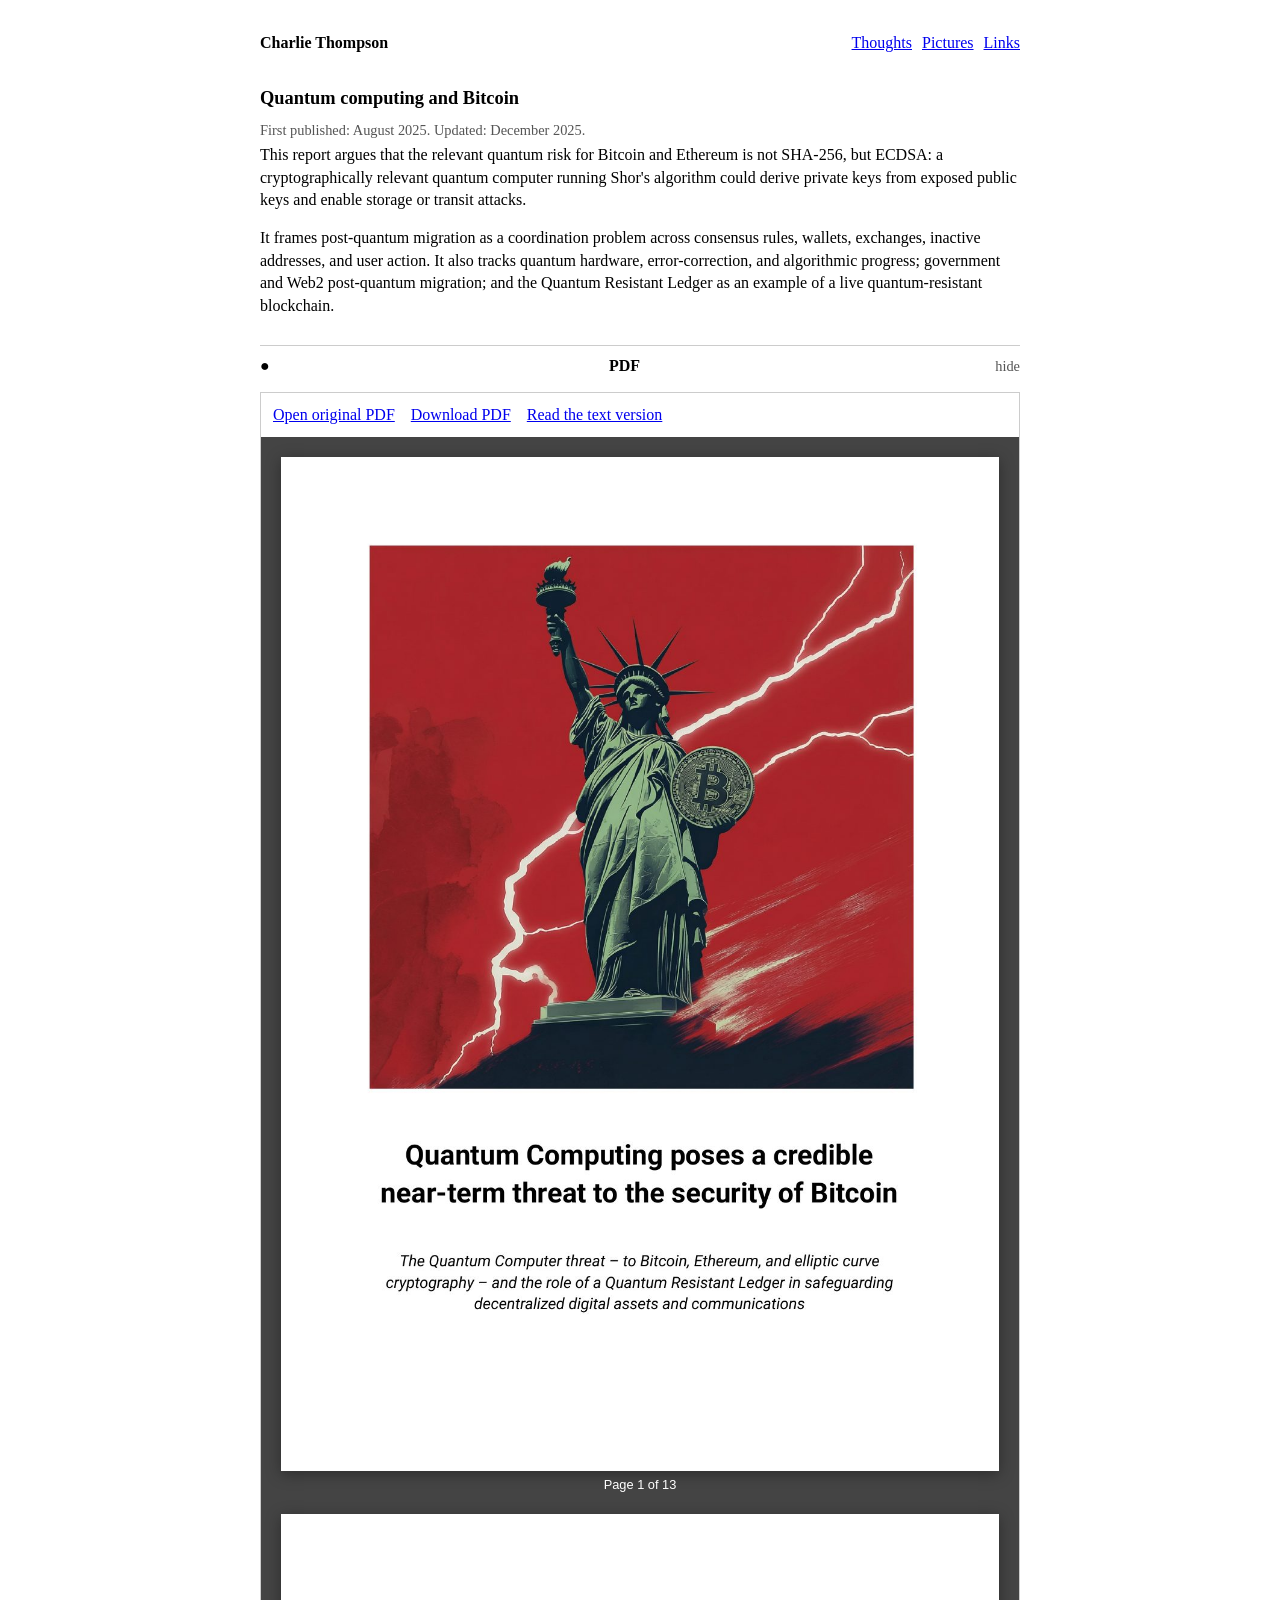
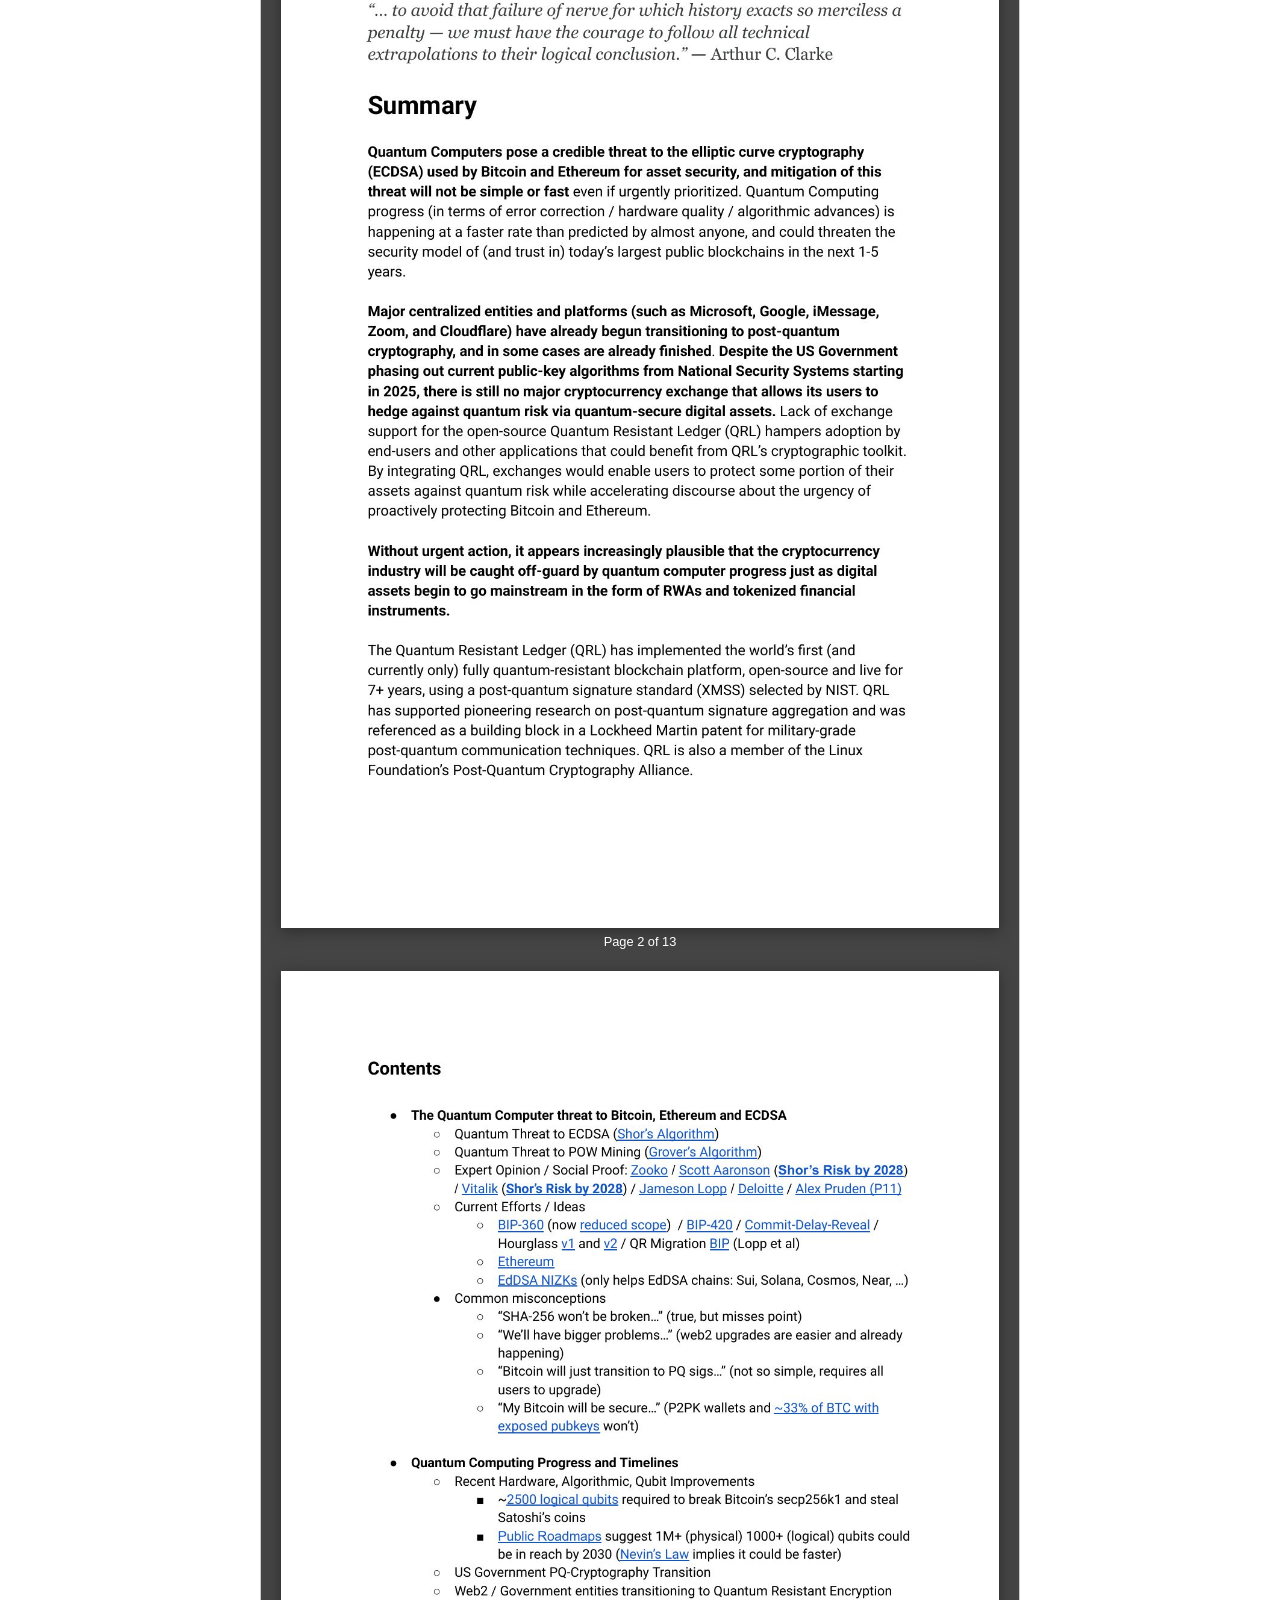
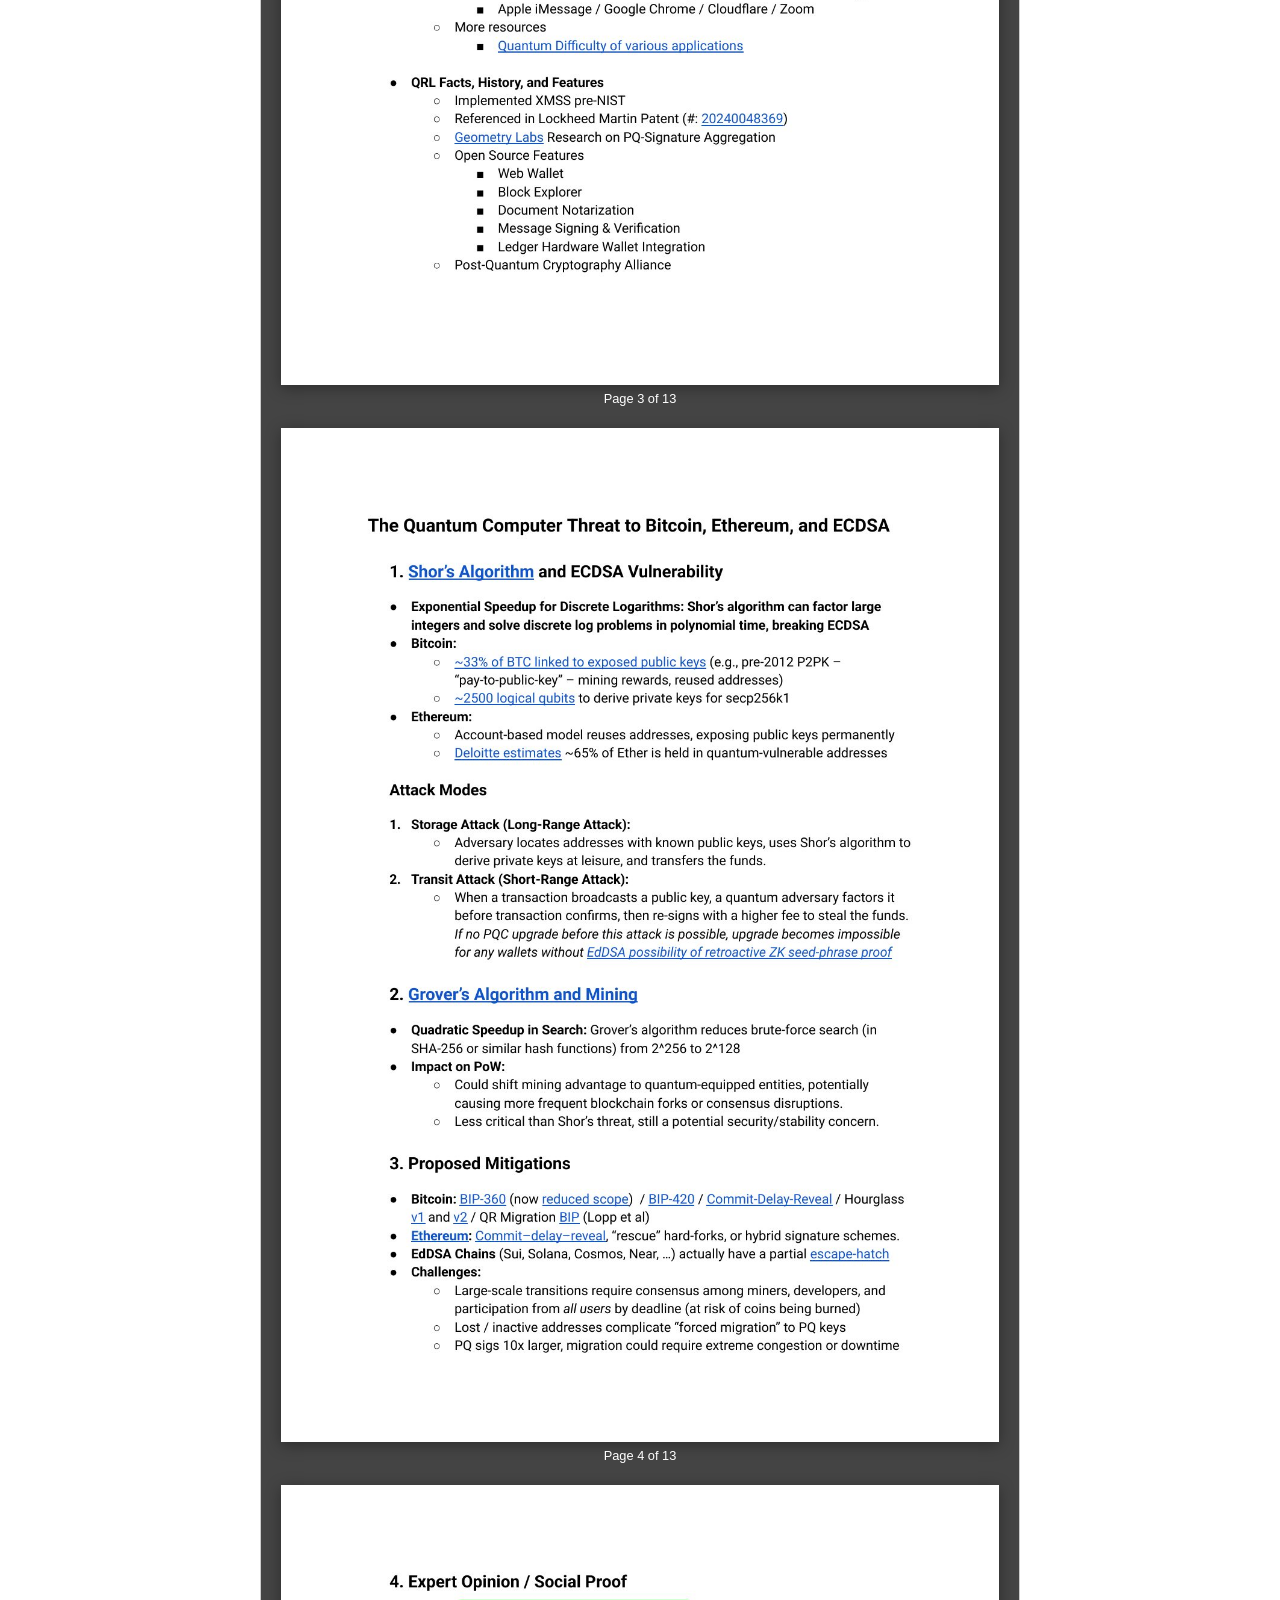
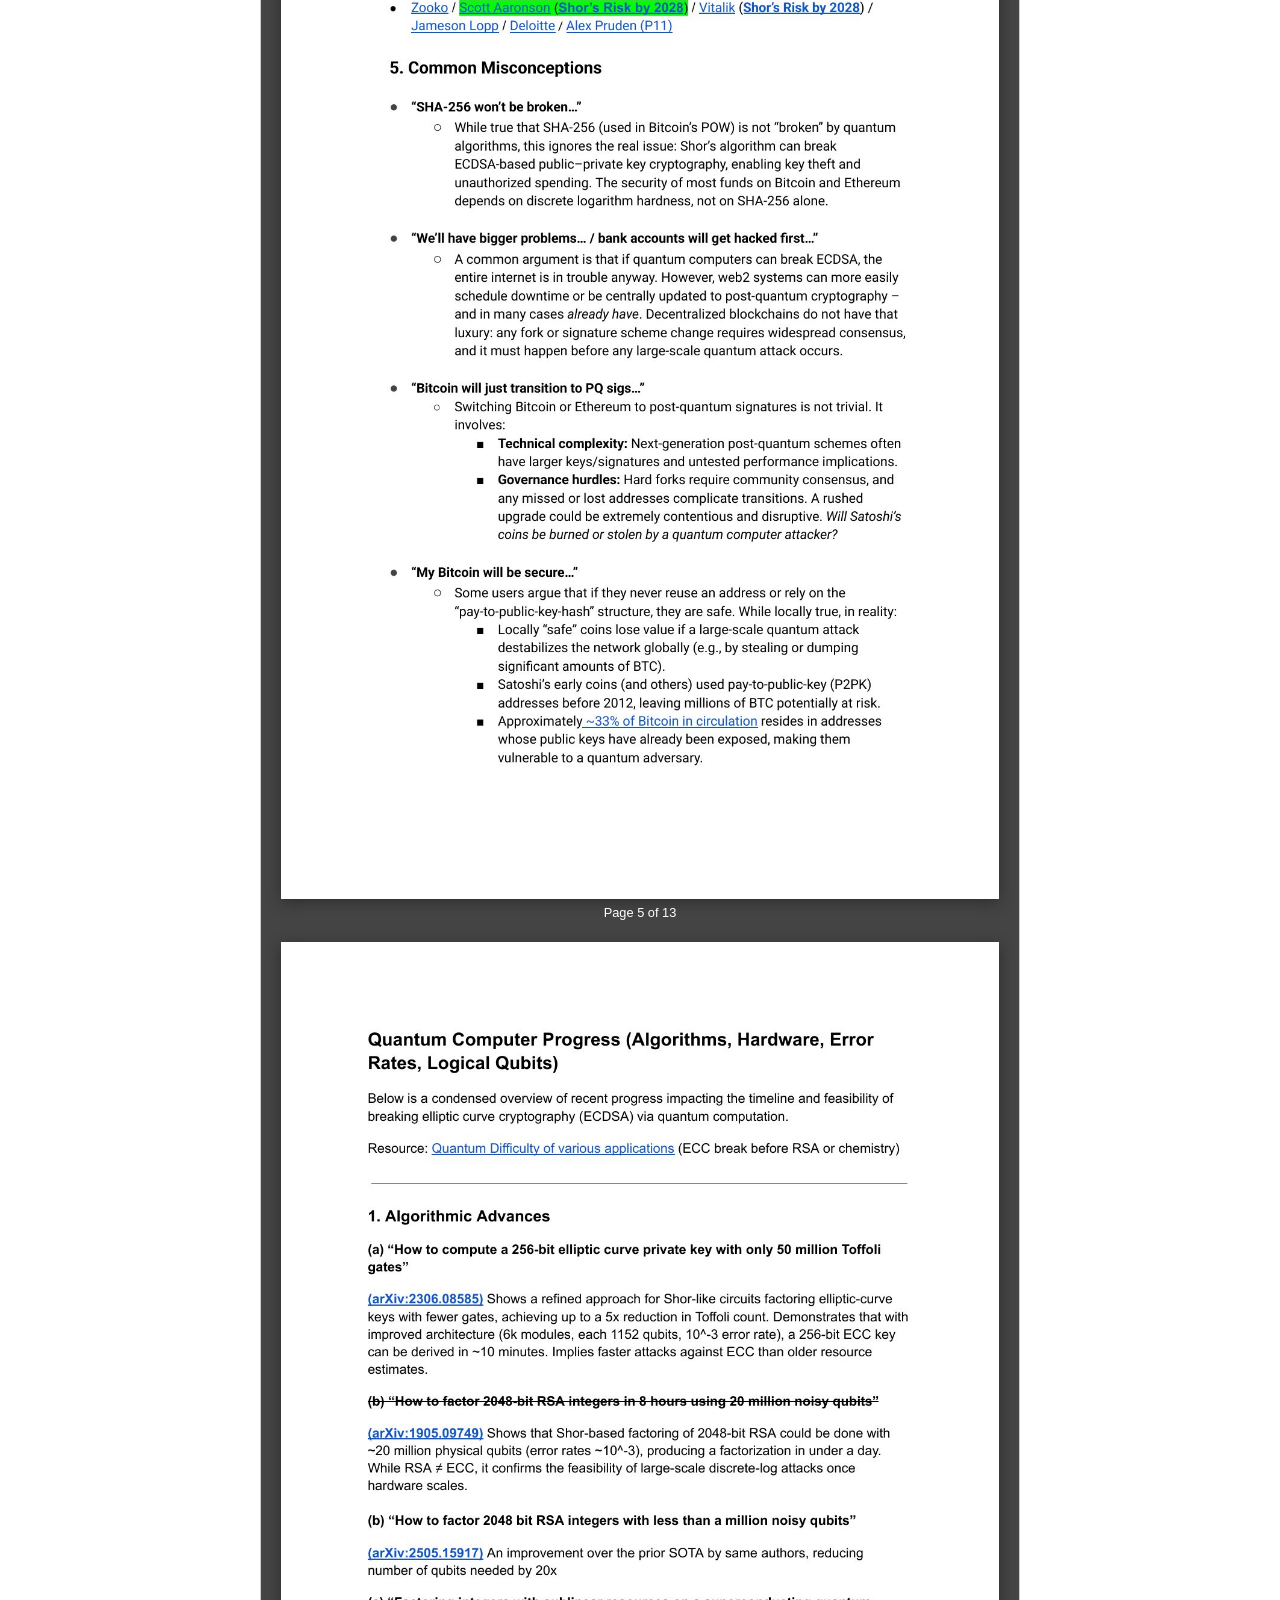
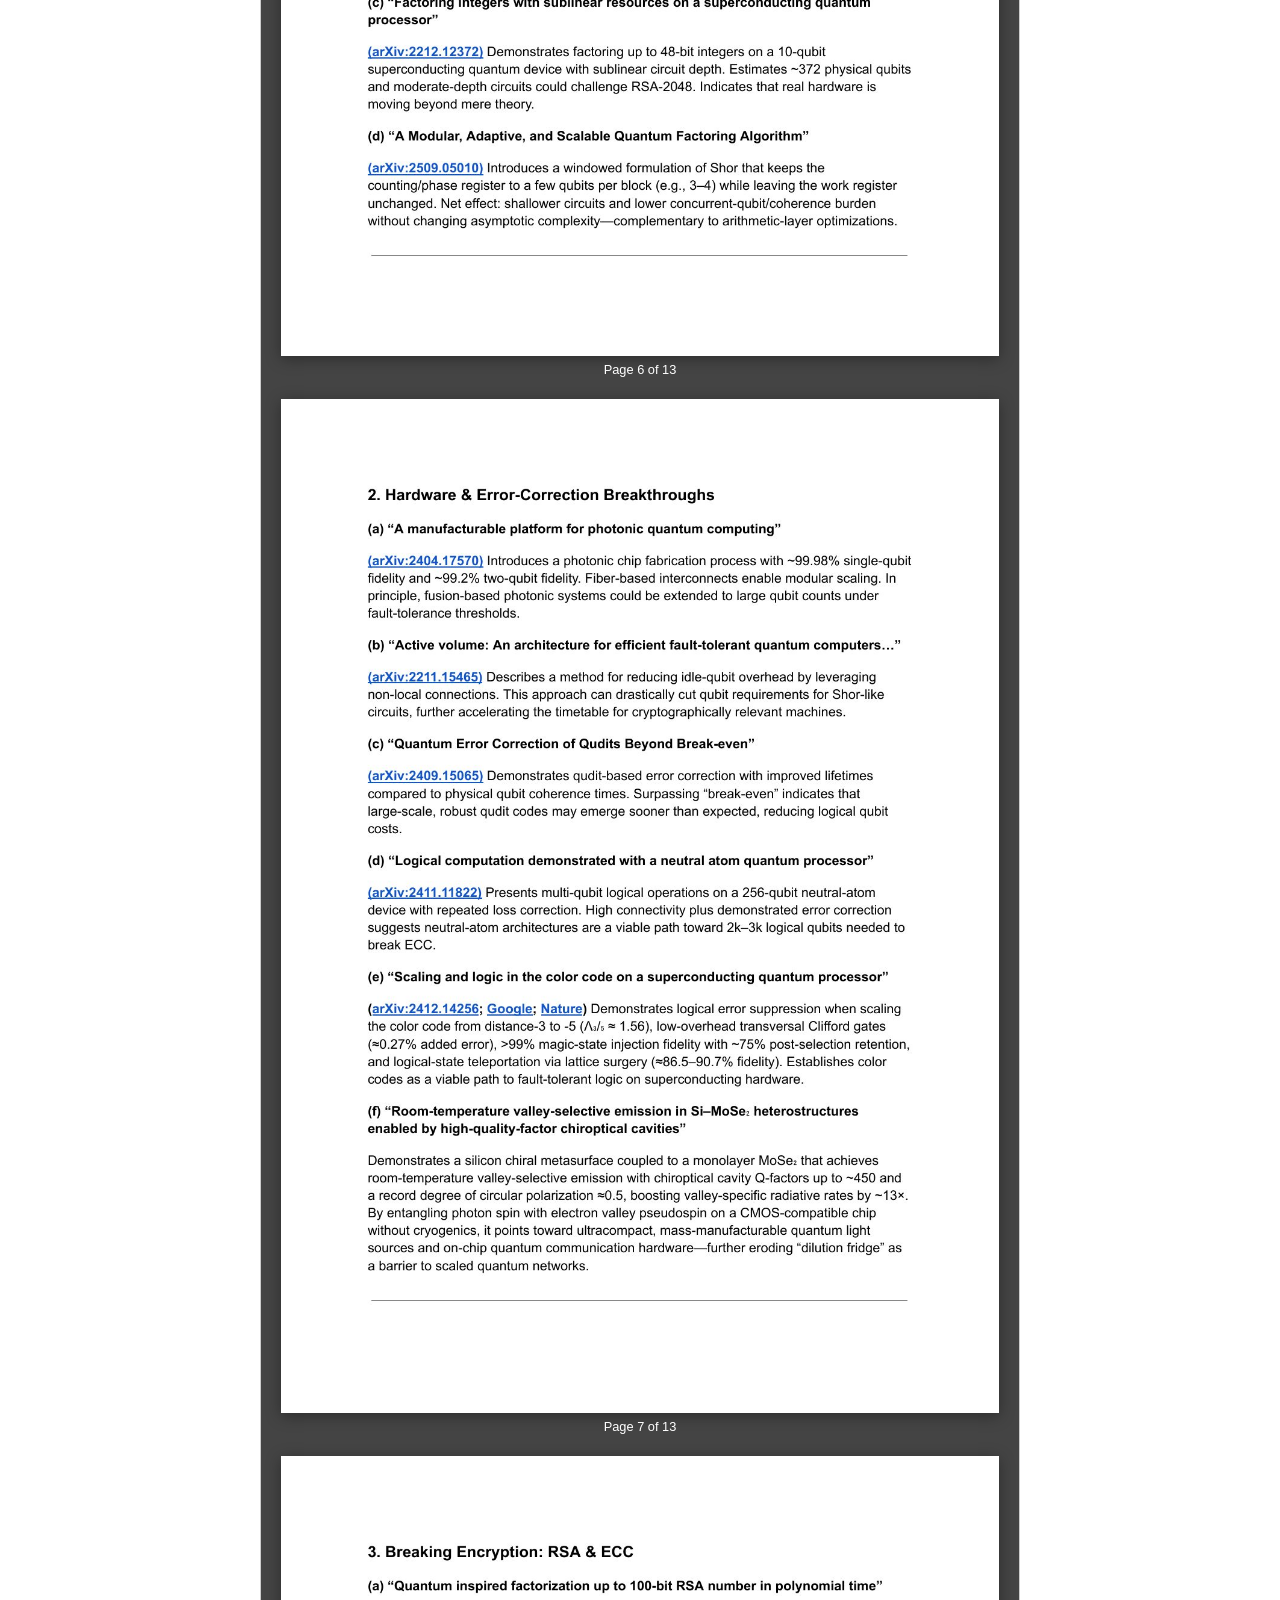
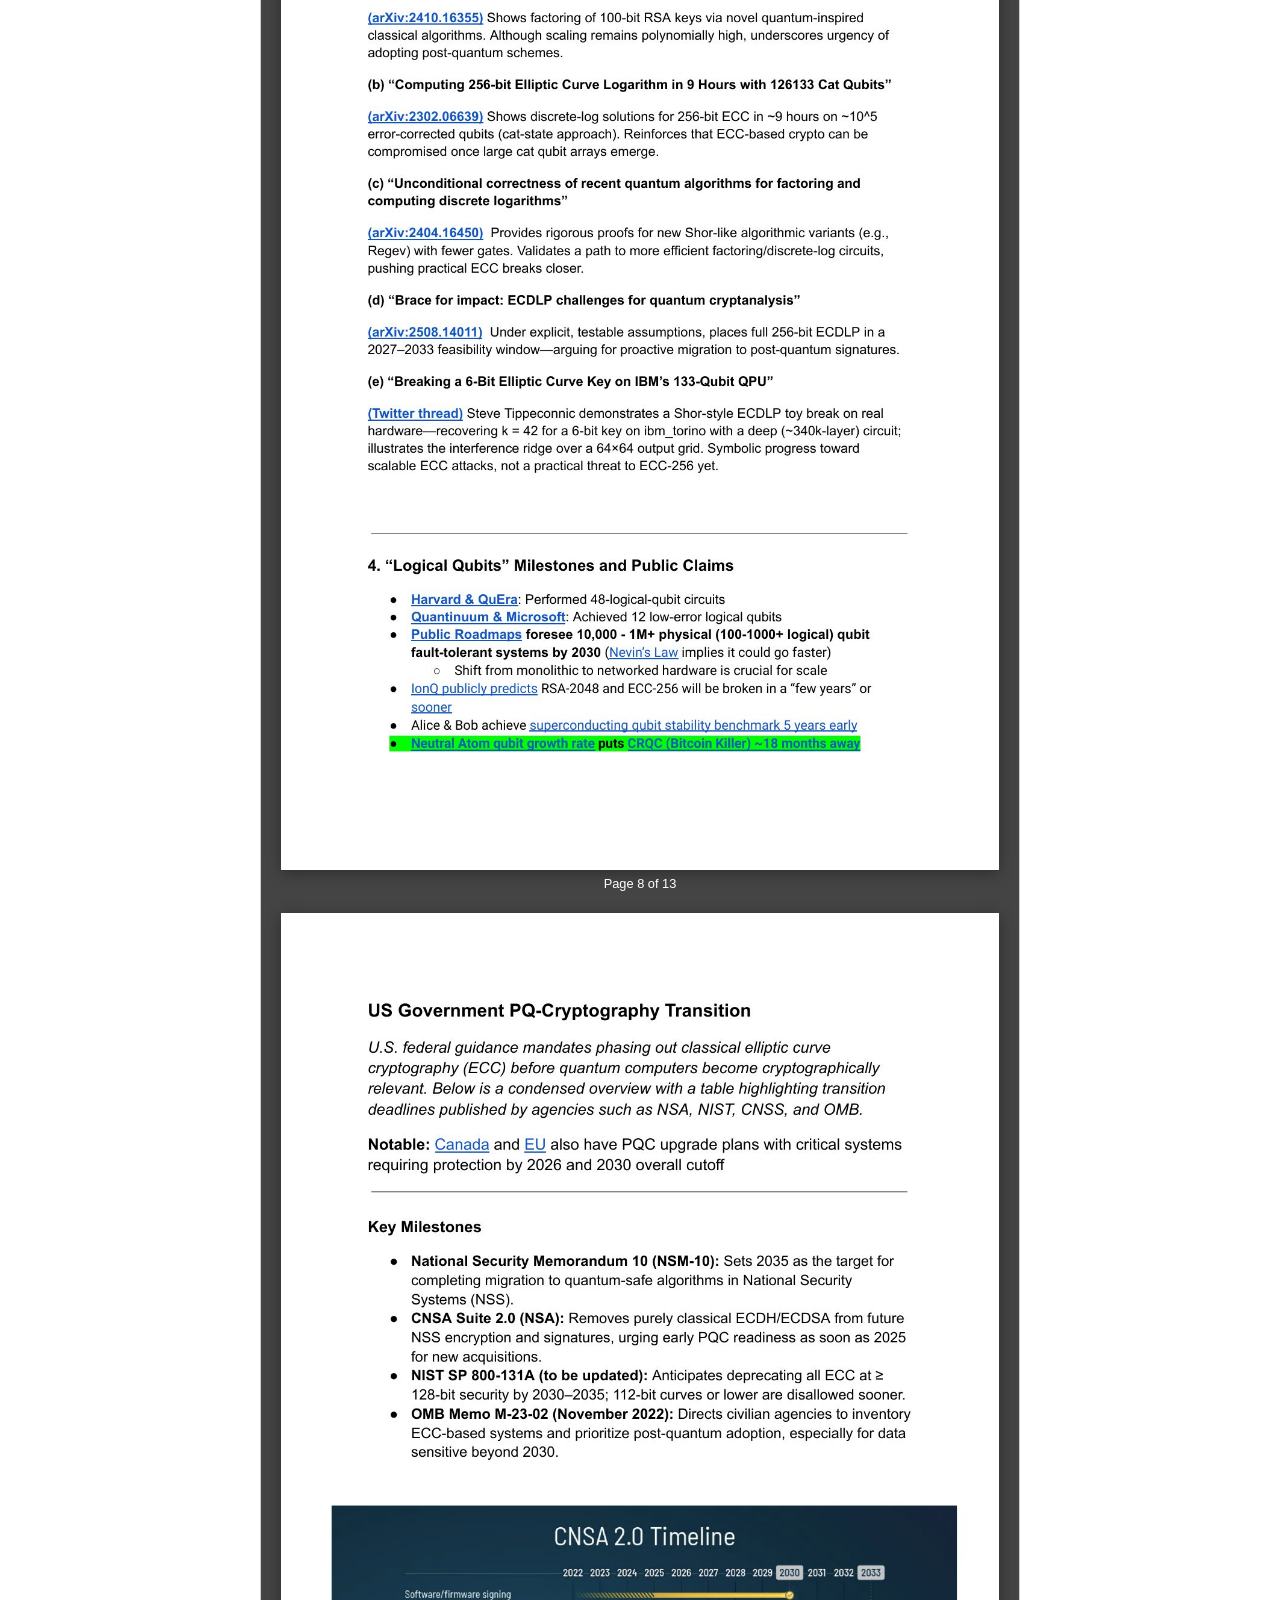
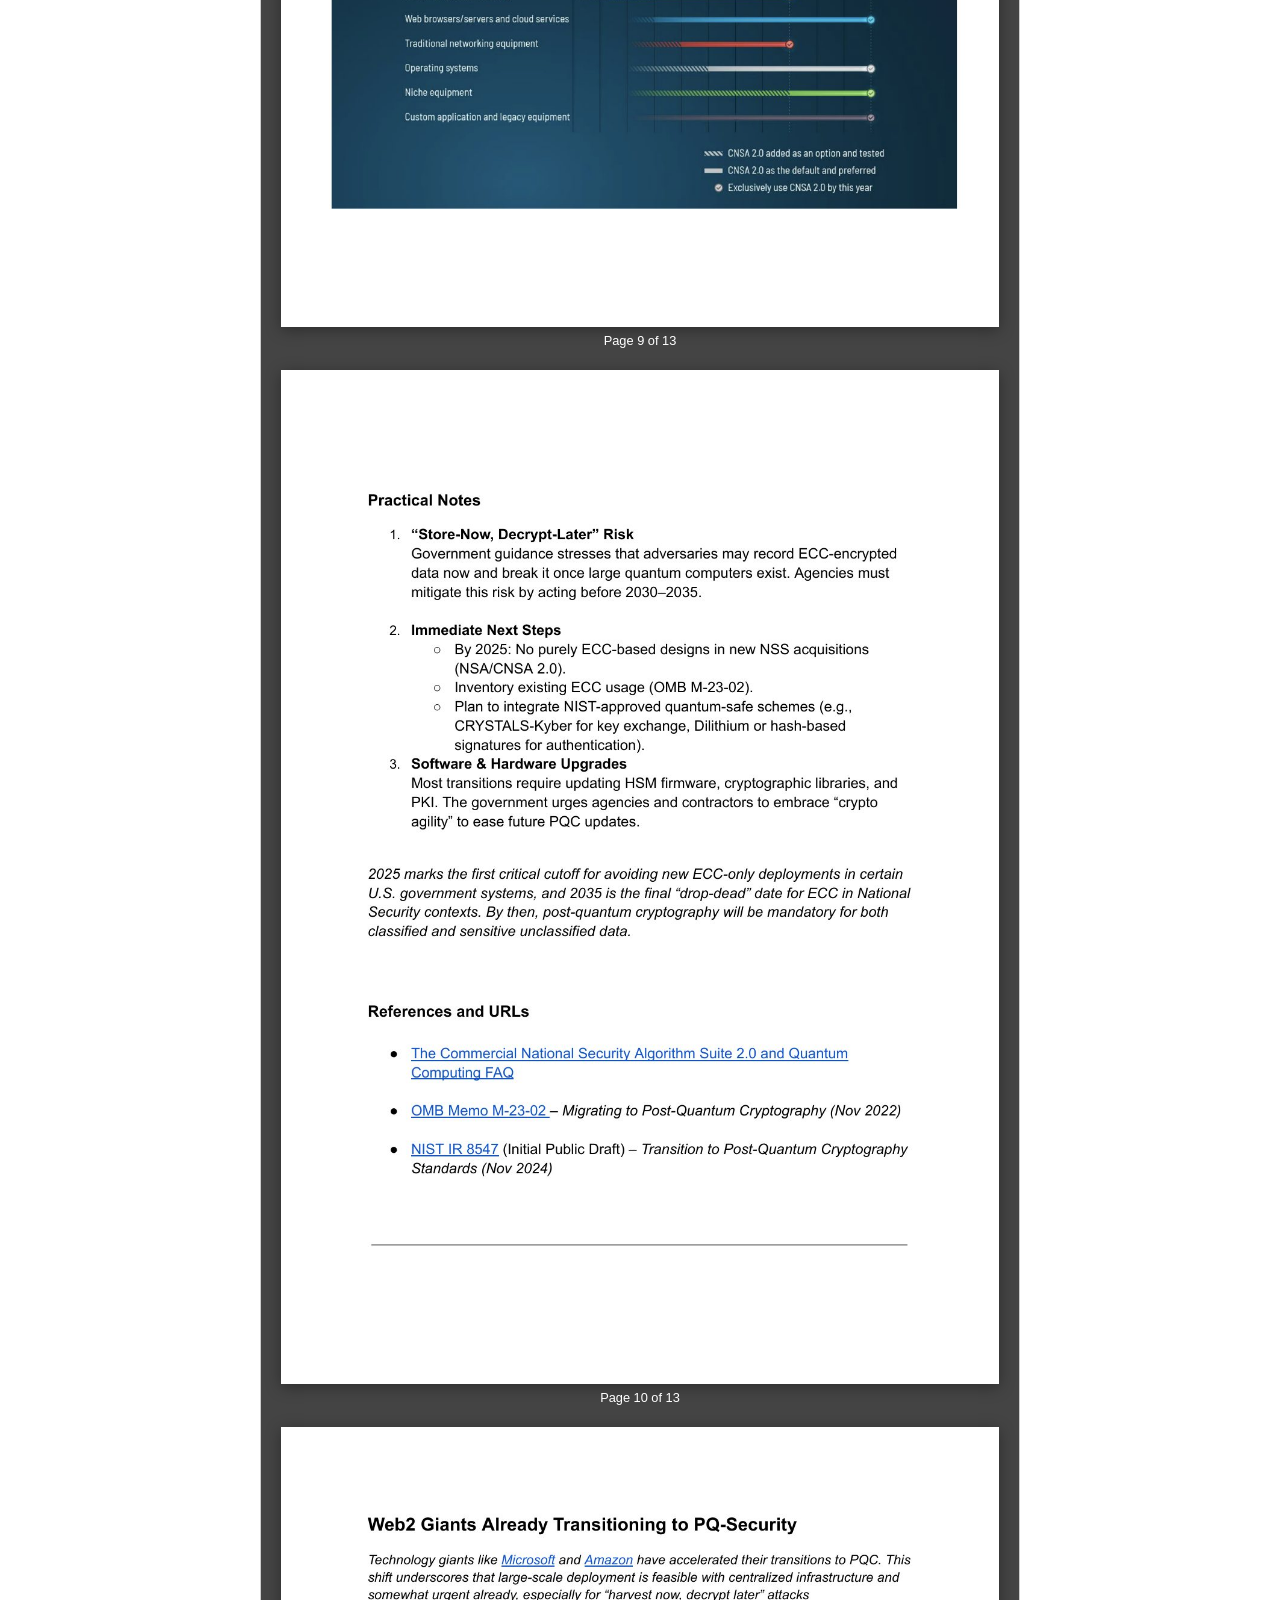
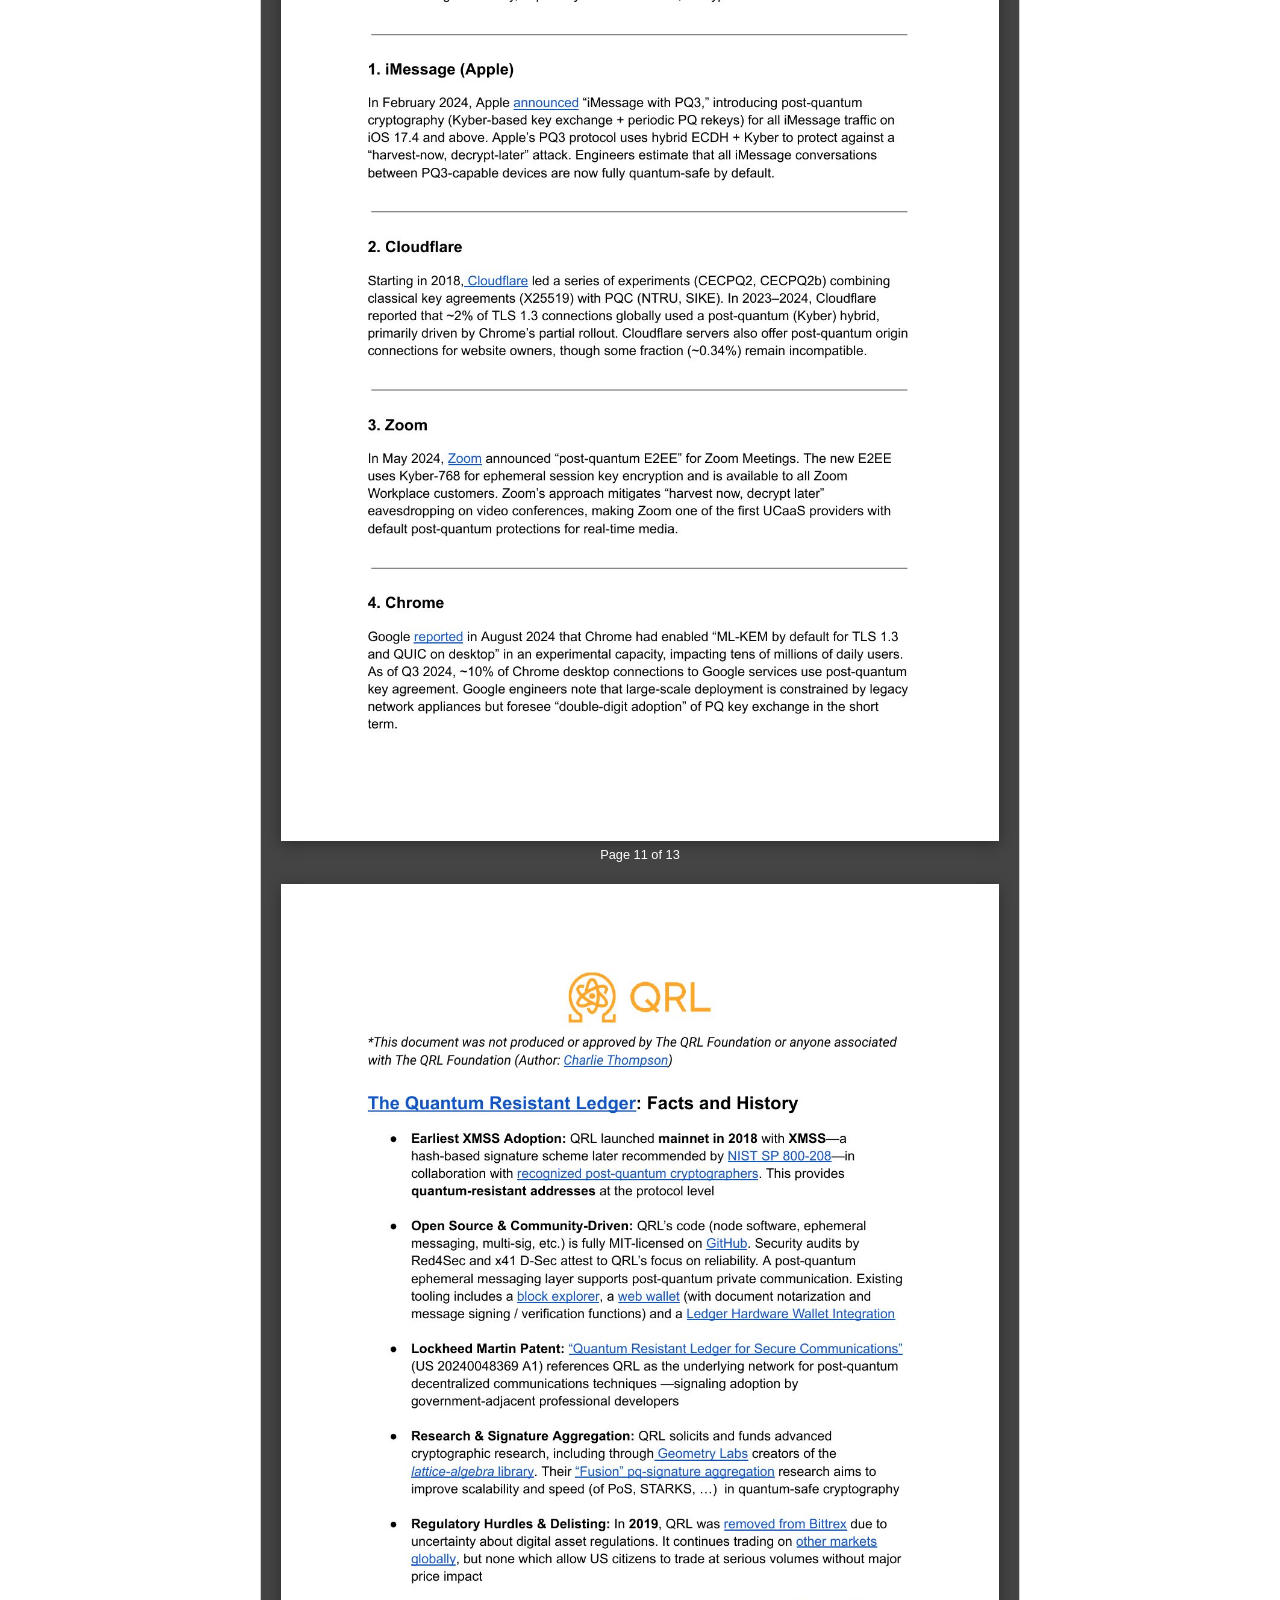
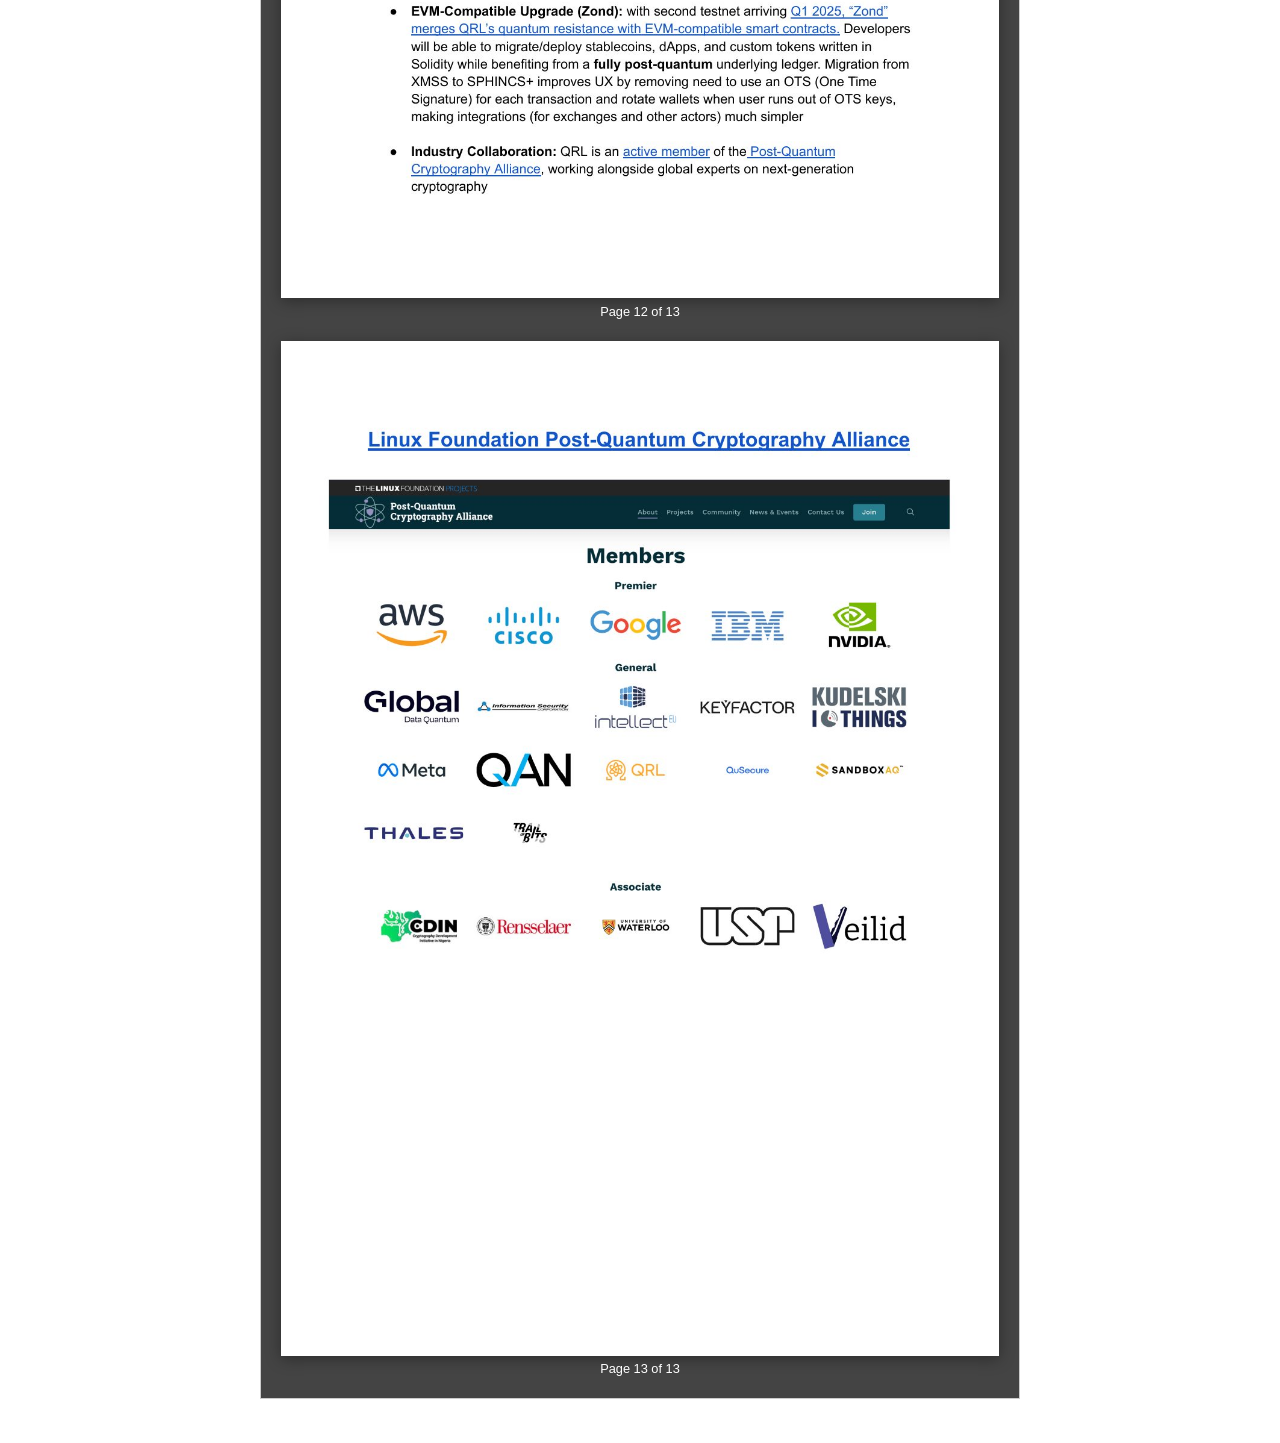
<file: quantum.html>
<!doctype html>
<html lang="en">
  <head>
    <meta charset="utf-8">
    <meta name="viewport" content="width=device-width, initial-scale=1">
    <meta
      name="description"
      content="A personal research page about quantum computing risk to Bitcoin, Ethereum, and elliptic curve cryptography, with an inline Dec 2025 report."
    >
    <meta name="author" content="Charlie Thompson">
    <meta name="robots" content="index, follow">
    <meta
      name="keywords"
      content="quantum computing, Bitcoin, Ethereum, ECDSA, post-quantum cryptography, QRL, quantum resistant ledger"
    >
    <meta name="theme-color" content="#008080">
    <link rel="canonical" href="https://charliethompson.lol/quantum.html">
    <link rel="alternate" type="application/rss+xml" title="Charlie Thompson" href="./feed.xml">
    <link rel="alternate" type="text/markdown" title="LLM-readable quantum page" href="./quantum.html.md">
    <link rel="manifest" href="./manifest.webmanifest">
    <link rel="icon" href="./favicon.svg" type="image/svg+xml">
    <link rel="icon" href="./favicon-32x32.png" type="image/png" sizes="32x32">
    <link rel="icon" href="./favicon-16x16.png" type="image/png" sizes="16x16">
    <link rel="apple-touch-icon" href="./apple-touch-icon.png" sizes="180x180">
    <meta property="og:type" content="article">
    <meta property="og:url" content="https://charliethompson.lol/quantum.html">
    <meta property="og:title" content="Quantum Computing and Bitcoin">
    <meta
      property="og:description"
      content="A research page on quantum computing risk to Bitcoin and elliptic curve cryptography, with an inline Dec 2025 report."
    >
    <meta property="og:site_name" content="Charlie Thompson">
    <meta name="twitter:card" content="summary">
    <meta name="twitter:title" content="Quantum Computing and Bitcoin">
    <meta
      name="twitter:description"
      content="A research page on quantum computing risk to Bitcoin and elliptic curve cryptography, with an inline Dec 2025 report."
    >
    <title>Quantum Computing and Bitcoin - Charlie Thompson</title>
    <link rel="stylesheet" href="./styles.css?v=xbox-label-align-203&_site_release=20261127-trial-copy-e785d53">
    <script type="application/ld+json">
      {
        "@context": "https://schema.org",
        "@graph": [
          {
            "@type": "Person",
            "@id": "https://charliethompson.lol/#person",
            "name": "Charlie Thompson",
            "url": "https://charliethompson.lol/",
            "email": "charlie_thompson@protonmail.com",
            "sameAs": [
              "https://www.linkedin.com/in/charlie-thompson-2a8293aa/",
              "https://x.com/charlie______t",
              "https://github.com/AgalmicSoftware/context-engine/"
            ]
          },
          {
            "@type": "TechArticle",
            "@id": "https://charliethompson.lol/quantum.html#article",
            "headline": "Quantum Computing and Bitcoin",
            "description": "A personal research page about quantum computing risk to Bitcoin, Ethereum, and elliptic curve cryptography.",
            "author": {
              "@id": "https://charliethompson.lol/#person"
            },
            "publisher": {
              "@id": "https://charliethompson.lol/#person"
            },
            "datePublished": "2025-08",
            "dateModified": "2025-12",
            "url": "https://charliethompson.lol/quantum.html",
            "about": [
              "quantum computing",
              "Bitcoin",
              "Ethereum",
              "elliptic curve cryptography",
              "post-quantum cryptography",
              "Quantum Resistant Ledger"
            ],
            "encoding": [
              {
                "@type": "MediaObject",
                "encodingFormat": "application/pdf",
                "contentUrl": "https://charliethompson.lol/assets/reports/QC_BTC_Dec2025.pdf",
                "name": "Quantum Computing / Bitcoin (Report) - Dec 2025 Update"
              }
            ],
            "isPartOf": {
              "@id": "https://charliethompson.lol/#website"
            }
          },
          {
            "@type": "WebSite",
            "@id": "https://charliethompson.lol/#website",
            "url": "https://charliethompson.lol/",
            "name": "Charlie Thompson",
            "publisher": {
              "@id": "https://charliethompson.lol/#person"
            },
            "inLanguage": "en-US"
          },
          {
            "@type": "WebPage",
            "@id": "https://charliethompson.lol/quantum.html#webpage",
            "url": "https://charliethompson.lol/quantum.html",
            "name": "Quantum Computing and Bitcoin",
            "isPartOf": {
              "@id": "https://charliethompson.lol/#website"
            },
            "mainEntity": {
              "@id": "https://charliethompson.lol/quantum.html#article"
            }
          }
        ]
      }
    </script>
  </head>
  <body data-style-mode="minimal" data-demo-features="off">
    <script>
      (function () {
        // Hold a saved non-default theme hidden until page scripts finish, avoiding a minimal-theme flash.
        try {
          var mode = localStorage.getItem("charlie-site-style-mode");
          if ((mode !== "xbox360" && mode !== "windows95desktop") || new URLSearchParams(location.search).get("embed")) return;
          var body = document.body;
          var reveal = function () { body.classList.remove("theme-pending"); };
          body.dataset.styleMode = mode;
          body.classList.add("theme-pending");
          document.addEventListener("DOMContentLoaded", reveal);
          setTimeout(reveal, 2000);
        } catch {
          // Storage can be unavailable; site-settings.js then falls back to minimal.
        }
      })();
    </script>
    <header class="site-header" aria-label="Site header">
        <a class="brand" href="./index.html">Charlie Thompson</a>
      <nav class="site-nav" aria-label="Main navigation">
        <a href="./thoughts.html">Thoughts</a>
        <a href="./pictures.html">Pictures</a>
        <details class="nav-dropdown">
          <summary>Links</summary>
          <ul>
            <li><a href="https://github.com/AgalmicSoftware/context-engine/">GitHub</a></li>
            <li><a href="https://www.linkedin.com/in/charlie-thompson-2a8293aa/">LinkedIn</a></li>
            <li><a href="https://x.com/charlie______t">Twitter</a></li>
            <li><a href="mailto:charlie_thompson@protonmail.com">Email</a></li>
          </ul>
        </details>
      </nav>
    </header>

    <main id="top" class="quantum-page">
      <h1 id="quantum-title">Quantum computing and Bitcoin</h1>

      <section class="section quantum-overview">
        <p class="meta">First published: August 2025. Updated: December 2025.</p>
        <p>
          This report argues that the relevant quantum risk for Bitcoin and
          Ethereum is not SHA-256, but ECDSA: a cryptographically relevant
          quantum computer running Shor's algorithm could derive private keys
          from exposed public keys and enable storage or transit attacks.
        </p>
        <p>
          It frames post-quantum migration as a coordination problem across
          consensus rules, wallets, exchanges, inactive addresses, and user
          action. It also tracks quantum hardware, error-correction, and
          algorithmic progress; government and Web2 post-quantum migration; and
          the Quantum Resistant Ledger as an example of a live
          quantum-resistant blockchain.
        </p>
      </section>

      <details class="agent-panel report-section quantum-pdf-panel" id="report" open>
        <summary class="agent-panel-label">
          <span aria-hidden="true">&#9679;</span> PDF
        </summary>
        <div class="agent-panel-body">
          <div class="report-panel">
            <nav class="report-actions" aria-label="Report formats">
              <a href="./assets/reports/QC_BTC_Dec2025.pdf" target="_blank" rel="noopener">Open original PDF</a>
              <a href="./assets/reports/QC_BTC_Dec2025.pdf" download>Download PDF</a>
              <a href="./quantum-report.html">Read the text version</a>
            </nav>
            <!-- This intentionally duplicates the 13-page figure list in
                 quantum-report-pages.html so the desktop embed stays small and standalone. -->
            <div class="report-document" aria-label="Quantum Computing and Bitcoin report, 13 pages">
              <figure class="report-page">
                <img src="./assets/reports/qc-btc-dec2025-pages/page-01.jpg" alt="Quantum Computing and Bitcoin report, page 1 of 13" width="1192" height="1684" decoding="async" fetchpriority="high">
                <figcaption>Page 1 of 13</figcaption>
              </figure>
              <figure class="report-page">
                <img src="./assets/reports/qc-btc-dec2025-pages/page-02.jpg" alt="Quantum Computing and Bitcoin report, page 2 of 13" width="1192" height="1684" loading="lazy" decoding="async">
                <figcaption>Page 2 of 13</figcaption>
              </figure>
              <figure class="report-page">
                <img src="./assets/reports/qc-btc-dec2025-pages/page-03.jpg" alt="Quantum Computing and Bitcoin report, page 3 of 13" width="1192" height="1684" loading="lazy" decoding="async">
                <figcaption>Page 3 of 13</figcaption>
              </figure>
              <figure class="report-page">
                <img src="./assets/reports/qc-btc-dec2025-pages/page-04.jpg" alt="Quantum Computing and Bitcoin report, page 4 of 13" width="1192" height="1684" loading="lazy" decoding="async">
                <figcaption>Page 4 of 13</figcaption>
              </figure>
              <figure class="report-page">
                <img src="./assets/reports/qc-btc-dec2025-pages/page-05.jpg" alt="Quantum Computing and Bitcoin report, page 5 of 13" width="1192" height="1684" loading="lazy" decoding="async">
                <figcaption>Page 5 of 13</figcaption>
              </figure>
              <figure class="report-page">
                <img src="./assets/reports/qc-btc-dec2025-pages/page-06.jpg" alt="Quantum Computing and Bitcoin report, page 6 of 13" width="1192" height="1684" loading="lazy" decoding="async">
                <figcaption>Page 6 of 13</figcaption>
              </figure>
              <figure class="report-page">
                <img src="./assets/reports/qc-btc-dec2025-pages/page-07.jpg" alt="Quantum Computing and Bitcoin report, page 7 of 13" width="1192" height="1684" loading="lazy" decoding="async">
                <figcaption>Page 7 of 13</figcaption>
              </figure>
              <figure class="report-page">
                <img src="./assets/reports/qc-btc-dec2025-pages/page-08.jpg" alt="Quantum Computing and Bitcoin report, page 8 of 13" width="1192" height="1684" loading="lazy" decoding="async">
                <figcaption>Page 8 of 13</figcaption>
              </figure>
              <figure class="report-page">
                <img src="./assets/reports/qc-btc-dec2025-pages/page-09.jpg" alt="Quantum Computing and Bitcoin report, page 9 of 13" width="1192" height="1684" loading="lazy" decoding="async">
                <figcaption>Page 9 of 13</figcaption>
              </figure>
              <figure class="report-page">
                <img src="./assets/reports/qc-btc-dec2025-pages/page-10.jpg" alt="Quantum Computing and Bitcoin report, page 10 of 13" width="1192" height="1684" loading="lazy" decoding="async">
                <figcaption>Page 10 of 13</figcaption>
              </figure>
              <figure class="report-page">
                <img src="./assets/reports/qc-btc-dec2025-pages/page-11.jpg" alt="Quantum Computing and Bitcoin report, page 11 of 13" width="1192" height="1684" loading="lazy" decoding="async">
                <figcaption>Page 11 of 13</figcaption>
              </figure>
              <figure class="report-page">
                <img src="./assets/reports/qc-btc-dec2025-pages/page-12.jpg" alt="Quantum Computing and Bitcoin report, page 12 of 13" width="1192" height="1684" loading="lazy" decoding="async">
                <figcaption>Page 12 of 13</figcaption>
              </figure>
              <figure class="report-page">
                <img src="./assets/reports/qc-btc-dec2025-pages/page-13.jpg" alt="Quantum Computing and Bitcoin report, page 13 of 13" width="1192" height="1684" loading="lazy" decoding="async">
                <figcaption>Page 13 of 13</figcaption>
              </figure>
            </div>
          </div>
        </div>
      </details>
    </main>

    <script src="./release-watchdog.js?_site_release=20261127-trial-copy-e785d53" data-site-release="20261127-trial-copy-e785d53"></script>
    <script src="./site-settings.js?v=xbox-right-blade-hit-6&_site_release=20261127-trial-copy-e785d53"></script>
  </body>
</html>
</file>
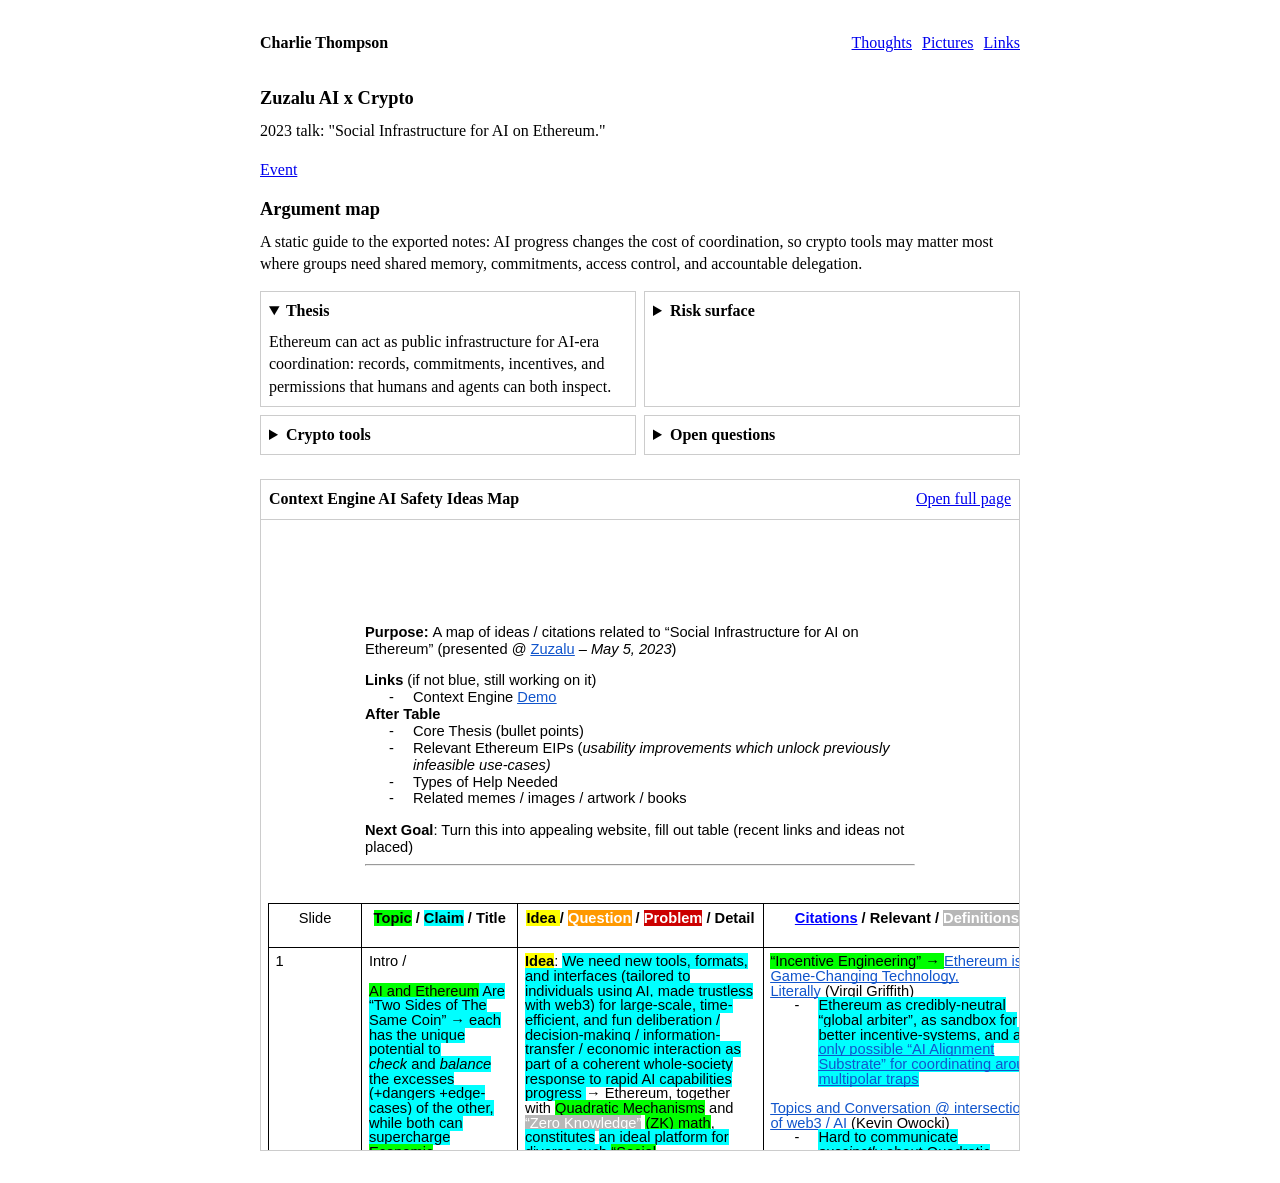
<file: zuzalu.html>
<!doctype html>
<html lang="en">
  <head>
    <meta charset="utf-8">
    <meta name="viewport" content="width=device-width, initial-scale=1">
    <meta
      name="description"
      content="Zuzalu AI x Crypto 2023 talk link and exported Context Engine AI safety ideas map."
    >
    <meta name="author" content="Charlie Thompson">
    <meta name="robots" content="index, follow">
    <meta name="theme-color" content="#008080">
    <link rel="canonical" href="https://charliethompson.lol/zuzalu.html">
    <link rel="alternate" type="text/markdown" title="Zuzalu talk Markdown" href="./zuzalu.html.md">
    <link rel="manifest" href="./manifest.webmanifest">
    <link rel="icon" href="./favicon.svg" type="image/svg+xml">
    <link rel="icon" href="./favicon-32x32.png" type="image/png" sizes="32x32">
    <link rel="icon" href="./favicon-16x16.png" type="image/png" sizes="16x16">
    <link rel="apple-touch-icon" href="./apple-touch-icon.png" sizes="180x180">
    <meta property="og:type" content="article">
    <meta property="og:url" content="https://charliethompson.lol/zuzalu.html">
    <meta property="og:title" content="Zuzalu AI x Crypto 2023 - Context Engine">
    <meta
      property="og:description"
      content="Talk context and linked AI safety ideas map for Context Engine."
    >
    <meta name="twitter:card" content="summary">
    <title>Zuzalu AI x Crypto 2023 - Charlie Thompson</title>
    <link rel="stylesheet" href="./styles.css?v=xbox-label-align-203&_site_release=20261127-trial-copy-e785d53">
  </head>
  <body data-style-mode="minimal" data-demo-features="off">
    <script>
      (function () {
        // Hold a saved non-default theme hidden until page scripts finish, avoiding a minimal-theme flash.
        try {
          var mode = localStorage.getItem("charlie-site-style-mode");
          if ((mode !== "xbox360" && mode !== "windows95desktop") || new URLSearchParams(location.search).get("embed")) return;
          var body = document.body;
          var reveal = function () { body.classList.remove("theme-pending"); };
          body.dataset.styleMode = mode;
          body.classList.add("theme-pending");
          document.addEventListener("DOMContentLoaded", reveal);
          setTimeout(reveal, 2000);
        } catch {
          // Storage can be unavailable; site-settings.js then falls back to minimal.
        }
      })();
    </script>
    <header class="site-header" aria-label="Site header">
        <a class="brand" href="./index.html">Charlie Thompson</a>
      <nav class="site-nav" aria-label="Main navigation">
        <a href="./thoughts.html">Thoughts</a>
        <a href="./pictures.html">Pictures</a>
        <details class="nav-dropdown">
          <summary>Links</summary>
          <ul>
            <li><a href="https://github.com/AgalmicSoftware/context-engine/">GitHub</a></li>
            <li><a href="https://www.linkedin.com/in/charlie-thompson-2a8293aa/">LinkedIn</a></li>
            <li><a href="https://x.com/charlie______t">Twitter</a></li>
            <li><a href="mailto:charlie_thompson@protonmail.com">Email</a></li>
          </ul>
        </details>
      </nav>
    </header>

    <main>
      <h1>Zuzalu AI x Crypto</h1>
      <p>2023 talk: "Social Infrastructure for AI on Ethereum."</p>
      <p><a href="https://aixzuzalu.splashthat.com/">Event</a></p>

      <section class="argument-explorer" aria-labelledby="argument-explorer-title">
        <h2 id="argument-explorer-title">Argument map</h2>
        <p>
          A static guide to the exported notes: AI progress changes the cost of
          coordination, so crypto tools may matter most where groups need shared
          memory, commitments, access control, and accountable delegation.
        </p>

        <div class="argument-grid">
          <details class="argument-card" open>
            <summary>Thesis</summary>
            <p>
              Ethereum can act as public infrastructure for AI-era coordination:
              records, commitments, incentives, and permissions that humans and
              agents can both inspect.
            </p>
          </details>

          <details class="argument-card">
            <summary>Risk surface</summary>
            <p>
              More capable agents raise the stakes for identity, delegation,
              provenance, dispute resolution, and economic feedback loops.
            </p>
          </details>

          <details class="argument-card">
            <summary>Crypto tools</summary>
            <p>
              Signatures, attestations, encrypted records, token-gated access,
              onchain commitments, quadratic mechanisms, and public audit trails.
            </p>
          </details>

          <details class="argument-card">
            <summary>Open questions</summary>
            <p>
              What should be public, what should be private, who can update the
              map, how are summaries challenged, and how do agents inherit human
              intent without hiding the decision process?
            </p>
          </details>
        </div>
      </section>

      <details class="report-panel map-panel" open>
        <summary class="report-panel-header">
          <span>
            <strong>Context Engine AI Safety Ideas Map</strong>
          </span>
          <a href="./assets/ai-safety-map/WebsiteContextEngine_AISafetyIdeasMap_.html">Open full page</a>
        </summary>
        <iframe
          class="map-frame"
          title="Context Engine AI Safety Ideas Map"
          src="./assets/ai-safety-map/WebsiteContextEngine_AISafetyIdeasMap_.html"
          loading="lazy"
        ></iframe>
      </details>
    </main>

    <script src="./release-watchdog.js?_site_release=20261127-trial-copy-e785d53" data-site-release="20261127-trial-copy-e785d53"></script>
    <script src="./site-settings.js?v=xbox-right-blade-hit-6&_site_release=20261127-trial-copy-e785d53"></script>
  </body>
</html>
</file>
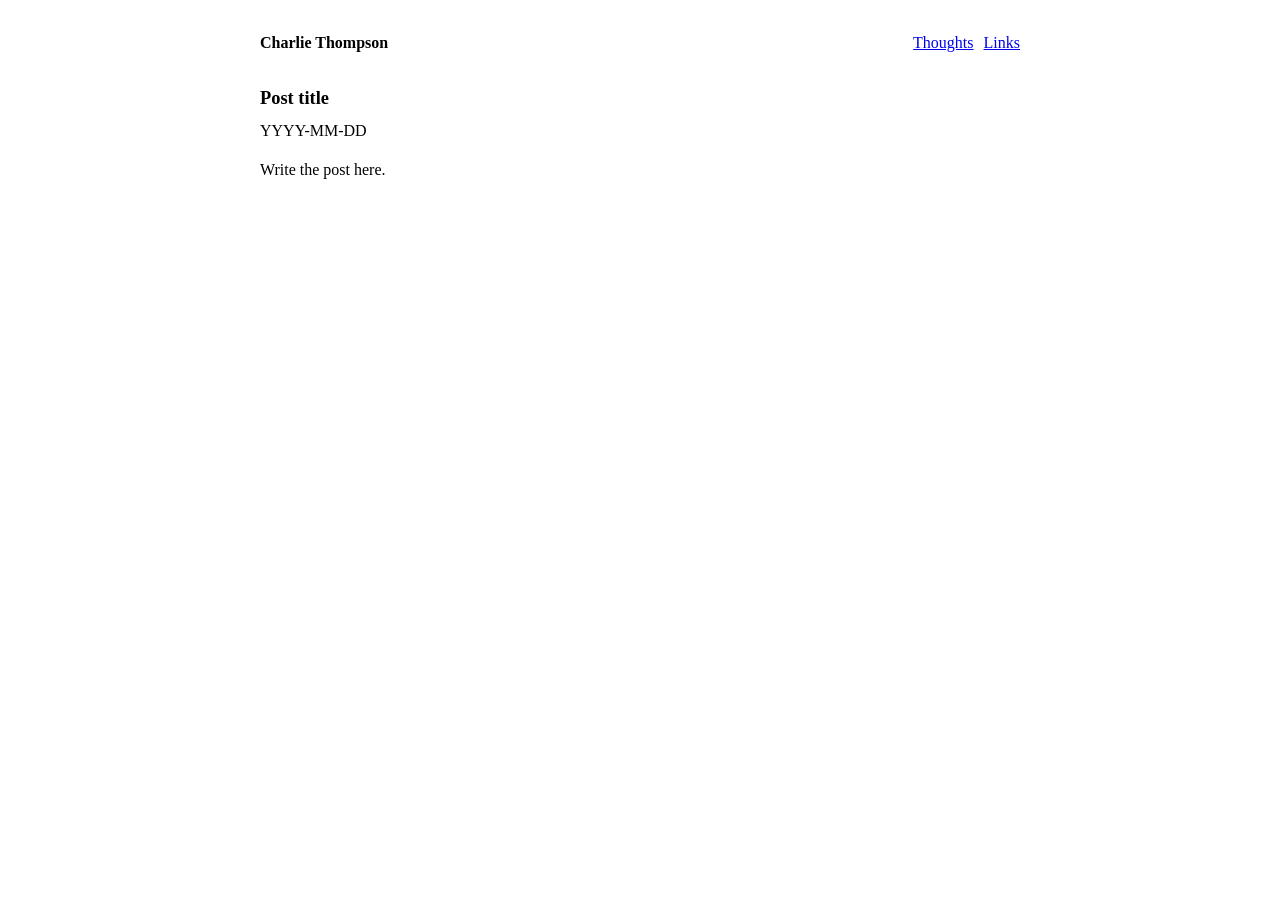
<file: thoughts/_template.html>
<!doctype html>
<html lang="en">
  <head>
    <meta charset="utf-8">
    <meta name="viewport" content="width=device-width, initial-scale=1">
    <meta name="description" content="Post by Charlie Thompson.">
    <meta name="author" content="Charlie Thompson">
    <meta name="robots" content="noindex, nofollow">
    <meta name="theme-color" content="#008080">
    <link rel="canonical" href="https://charliethompson.lol/thoughts/YYYY-MM-DD-slug.html">
    <link rel="manifest" href="../manifest.webmanifest">
    <link rel="icon" href="../favicon.svg" type="image/svg+xml">
    <link rel="icon" href="../favicon-32x32.png" type="image/png" sizes="32x32">
    <link rel="icon" href="../favicon-16x16.png" type="image/png" sizes="16x16">
    <link rel="apple-touch-icon" href="../apple-touch-icon.png" sizes="180x180">
    <meta property="og:type" content="article">
    <meta property="og:url" content="https://charliethompson.lol/thoughts/YYYY-MM-DD-slug.html">
    <meta property="og:title" content="Post title - Charlie Thompson">
    <meta property="og:description" content="Post by Charlie Thompson.">
    <meta name="twitter:card" content="summary">
    <title>Post title - Charlie Thompson</title>
    <link rel="stylesheet" href="../styles.css?v=xbox-label-align-203&_site_release=20261127-trial-copy-e785d53">
  </head>
  <body>
    <header class="site-header">
      <a class="brand" href="../index.html">Charlie Thompson</a>
      <nav class="site-nav" aria-label="Main navigation">
        <a href="../thoughts.html">Thoughts</a>
        <details class="nav-dropdown">
          <summary>Links</summary>
          <ul>
            <li><a href="https://github.com/AgalmicSoftware/context-engine/">GitHub</a></li>
            <li><a href="https://www.linkedin.com/in/charlie-thompson-2a8293aa/">LinkedIn</a></li>
            <li><a href="https://x.com/charlie______t">Twitter</a></li>
            <li><a href="mailto:charlie_thompson@protonmail.com">Email</a></li>
          </ul>
        </details>
      </nav>
    </header>

    <main>
      <article>
        <h1>Post title</h1>
        <p><time datetime="YYYY-MM-DD">YYYY-MM-DD</time></p>
        <p>Write the post here.</p>
      </article>
    </main>
    <script src="../release-watchdog.js?_site_release=20261127-trial-copy-e785d53" data-site-release="20261127-trial-copy-e785d53"></script>
  </body>
</html>
</file>
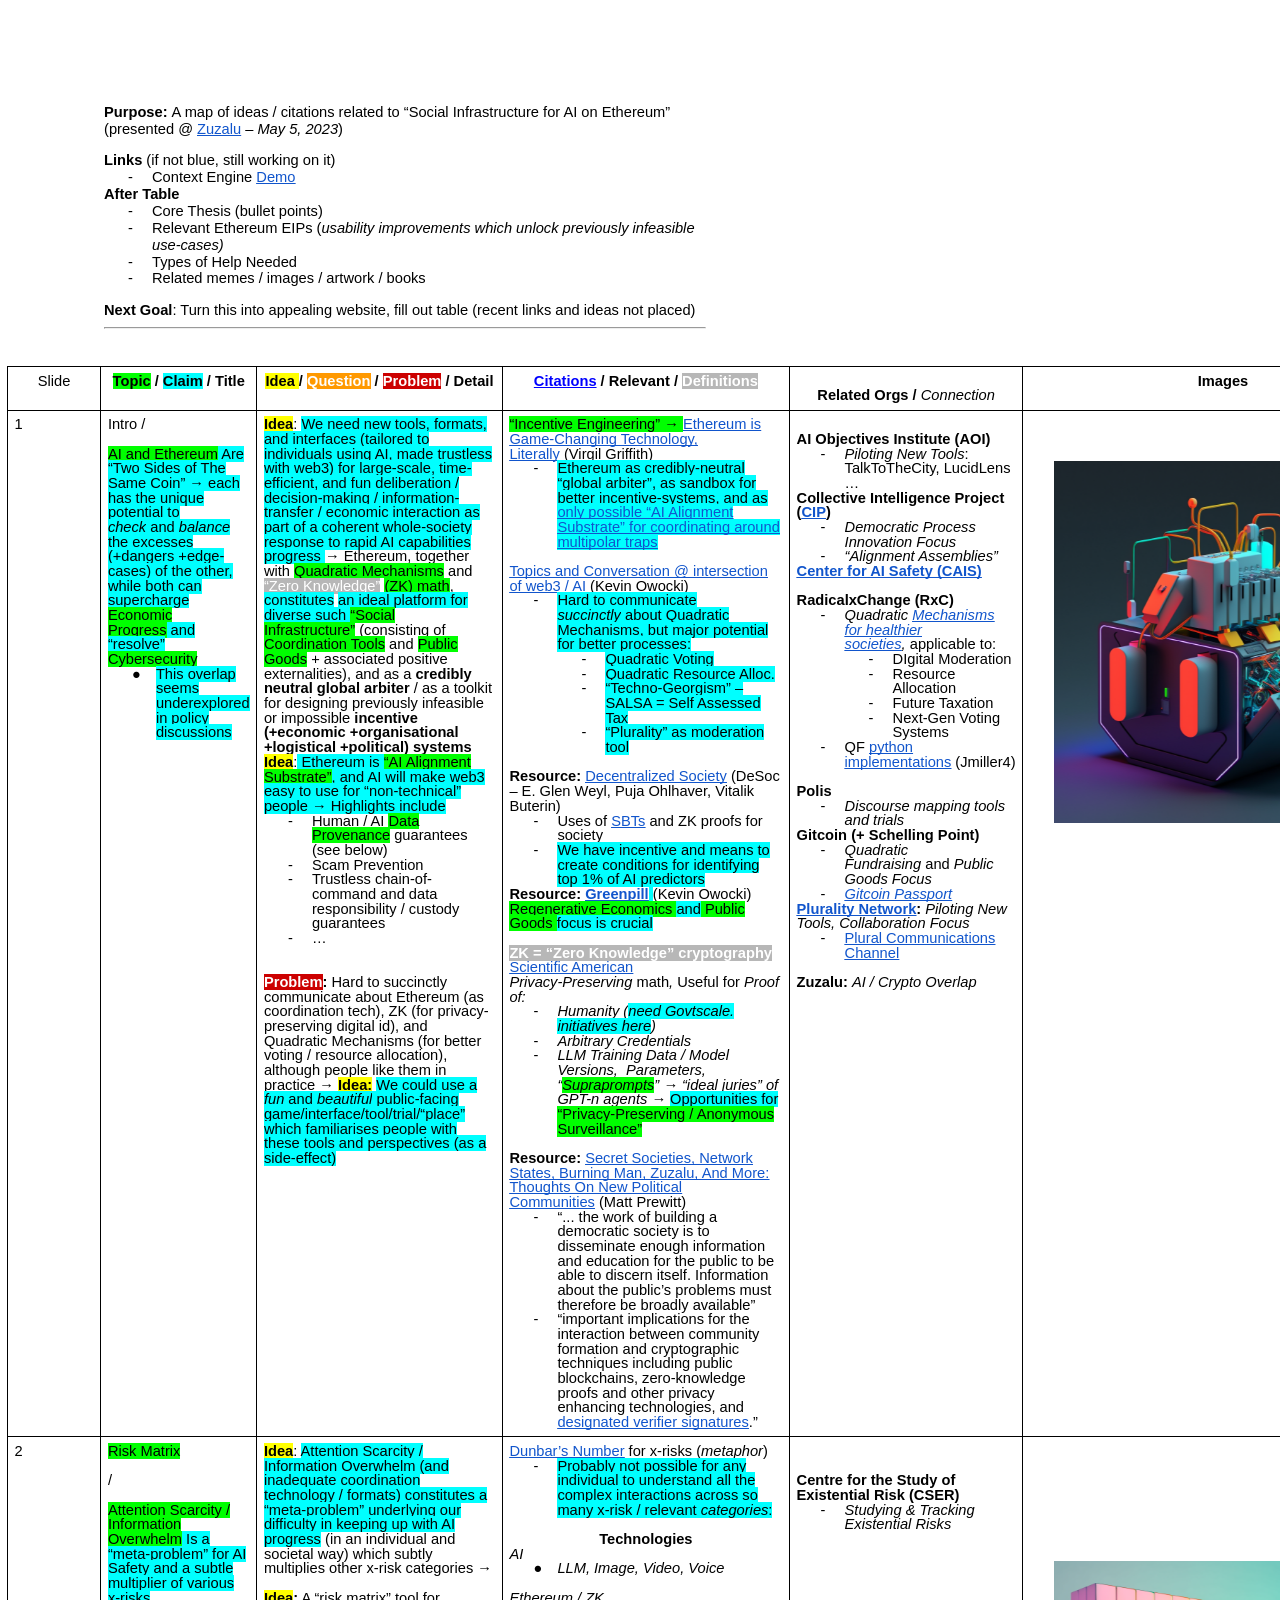
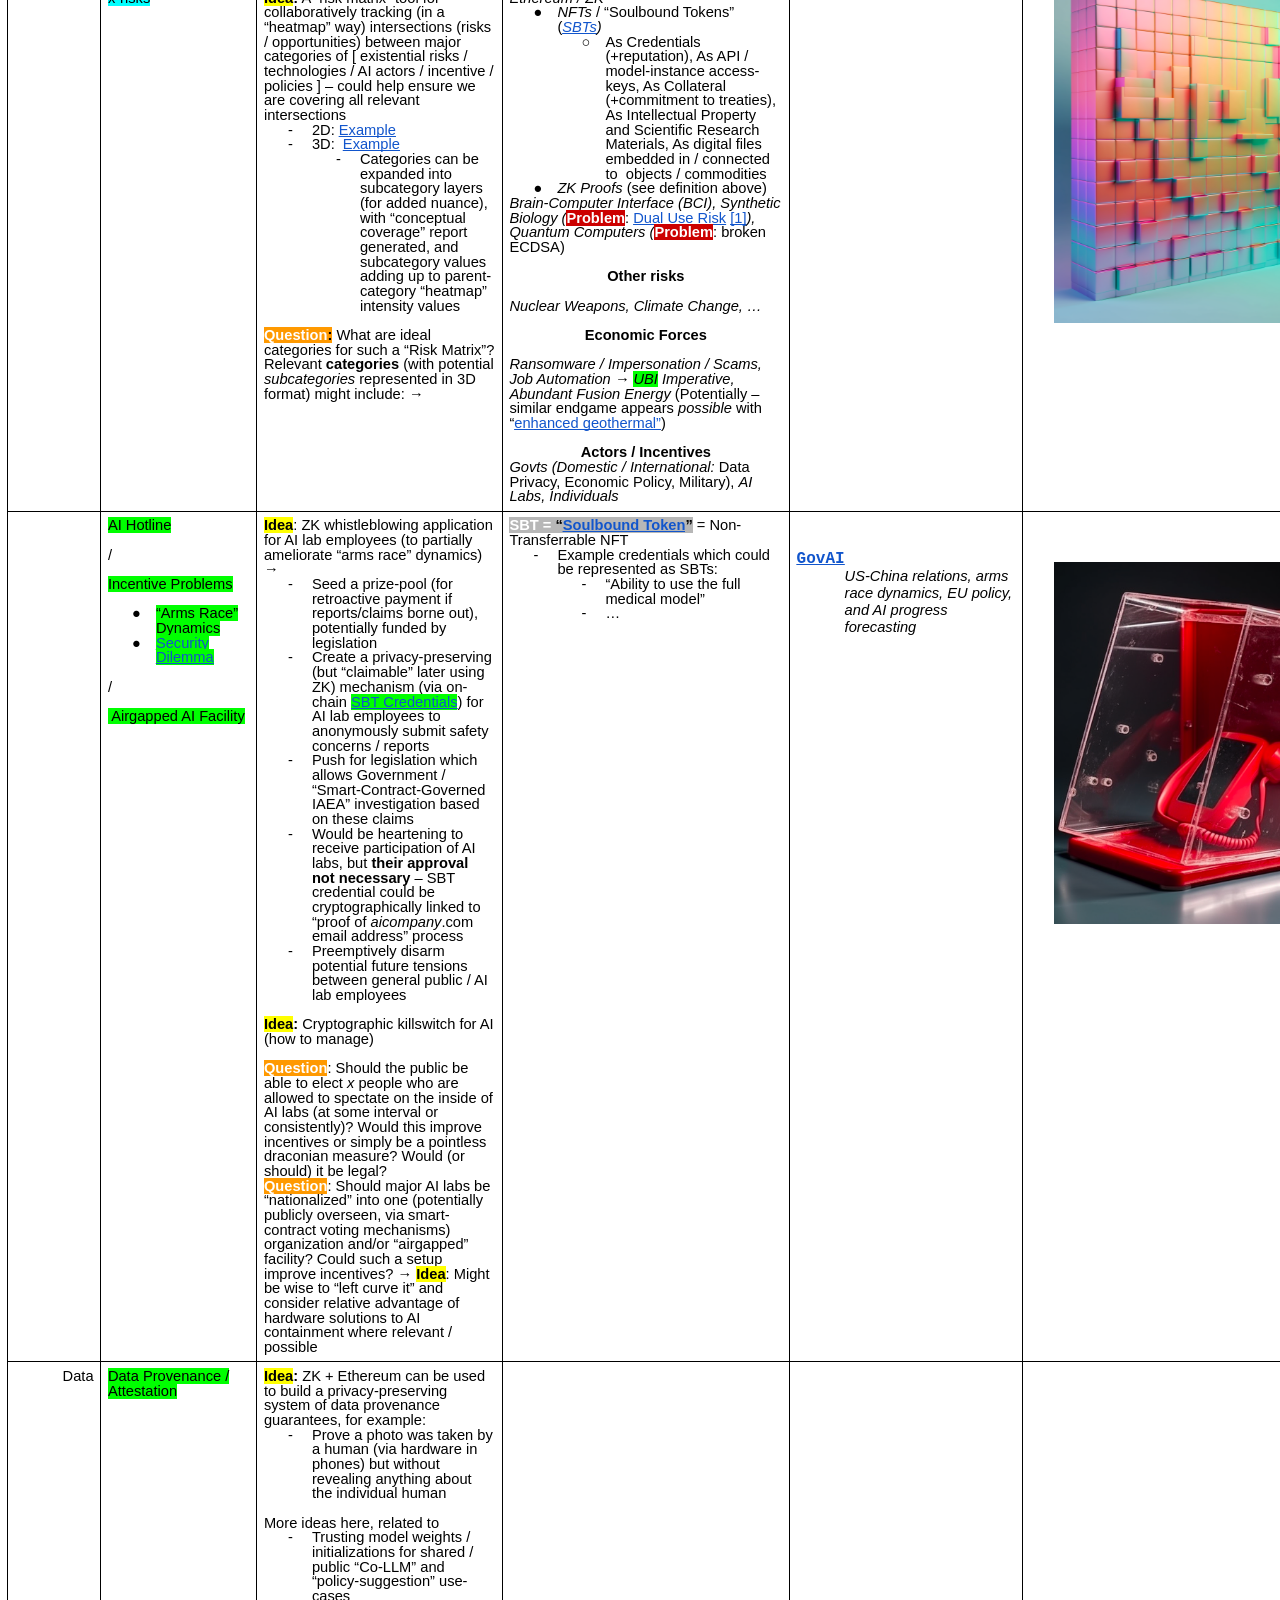
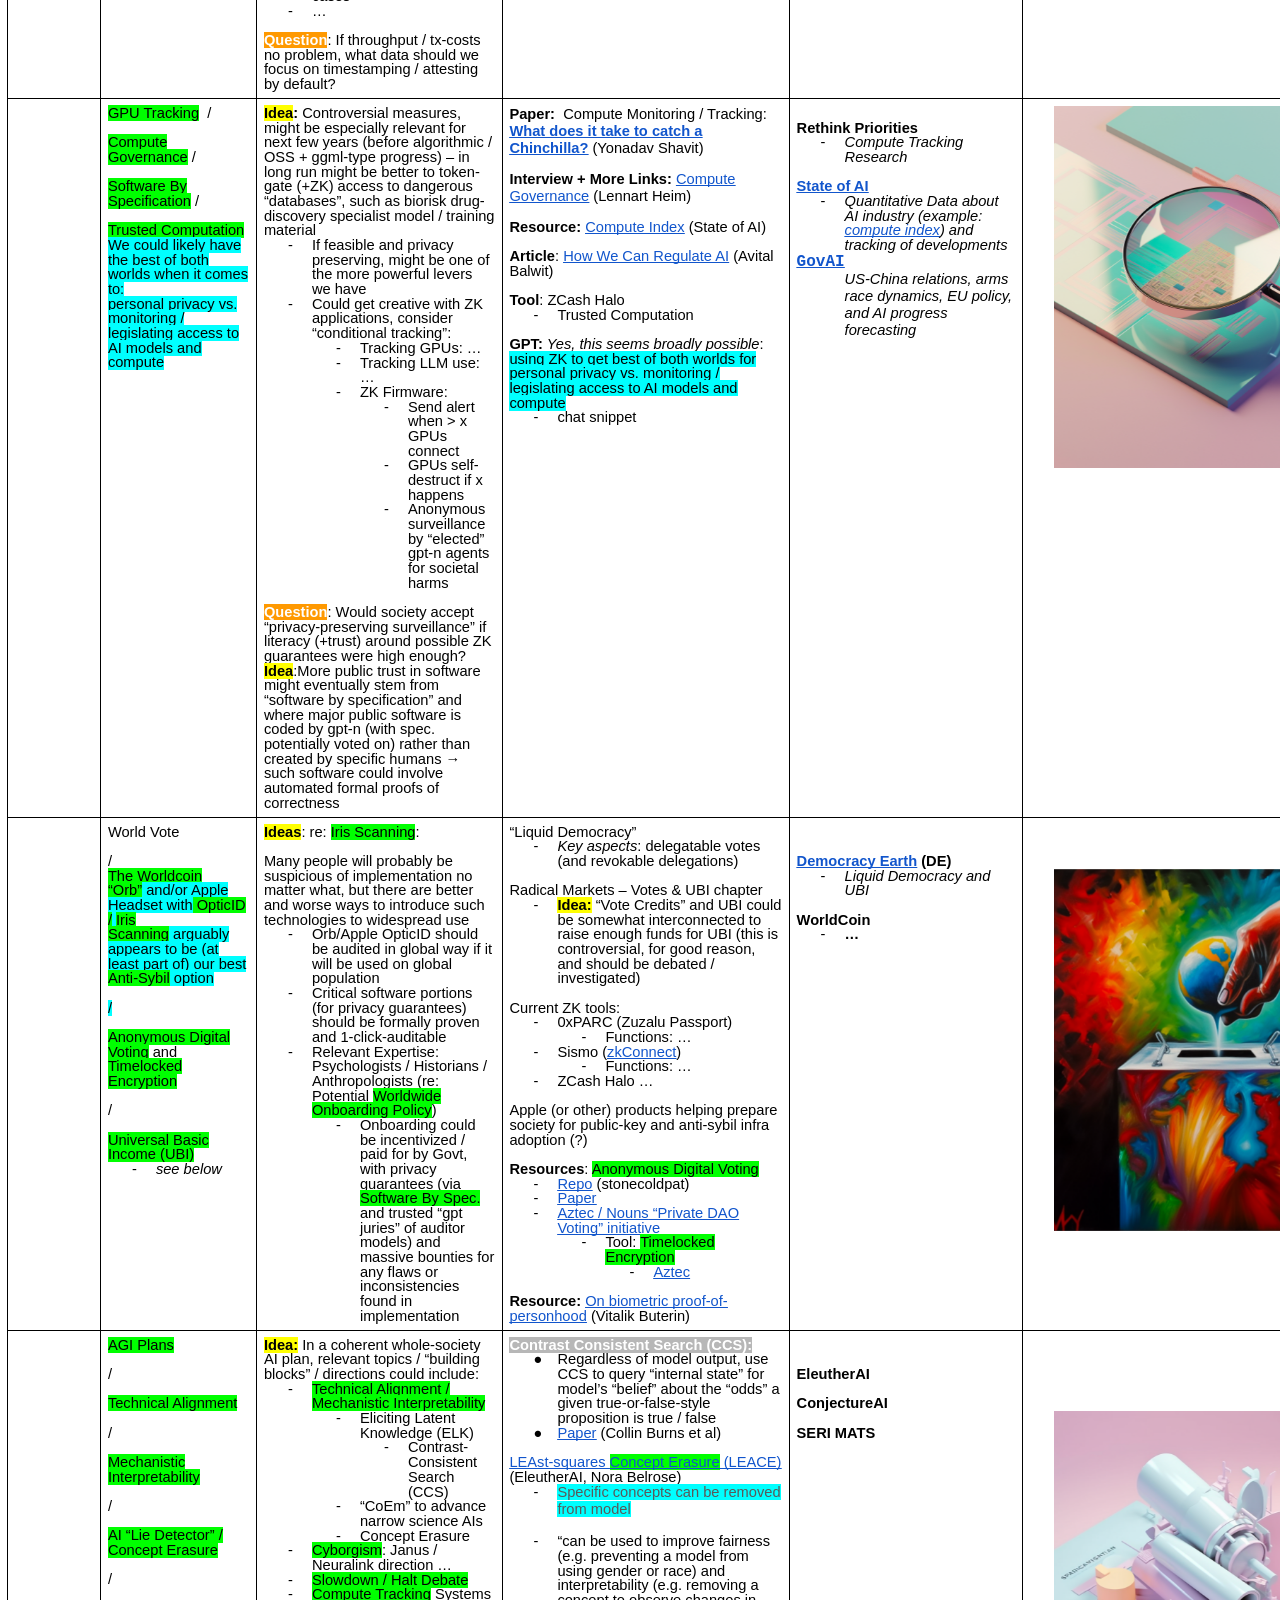
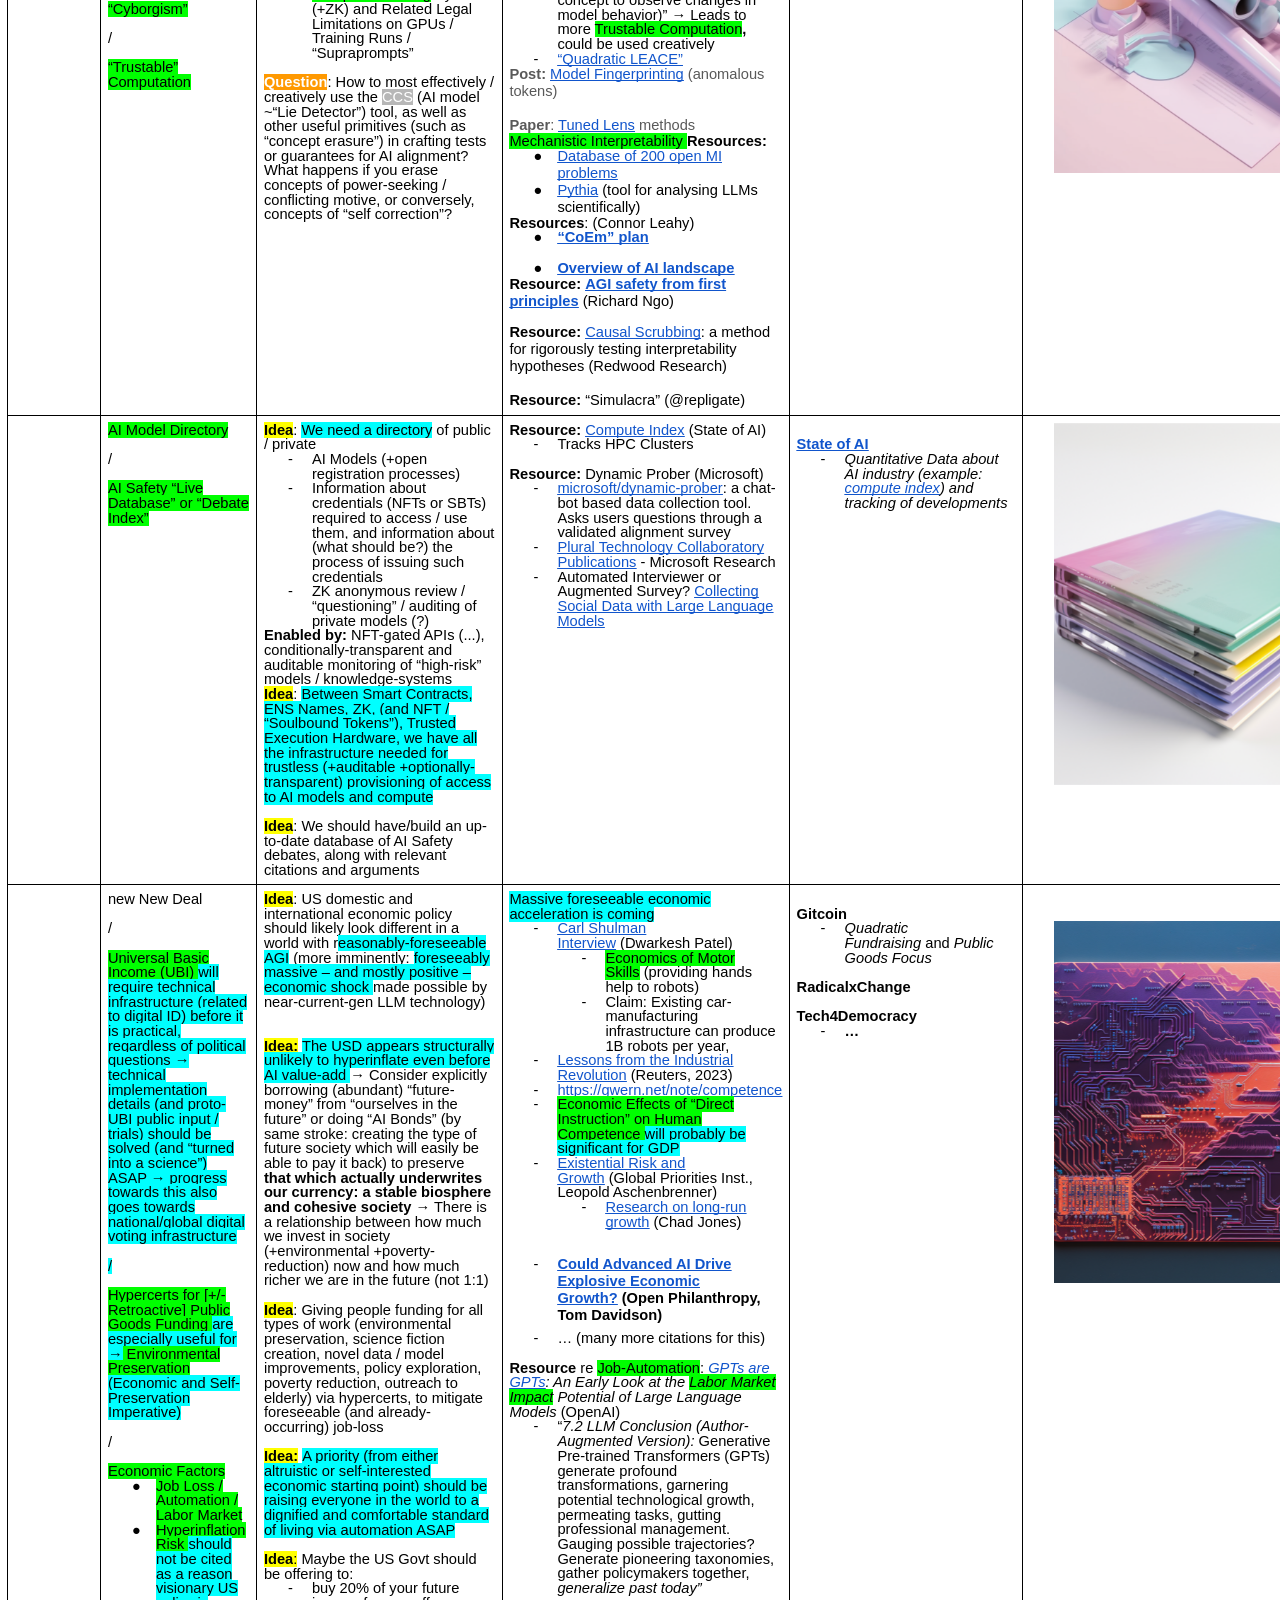
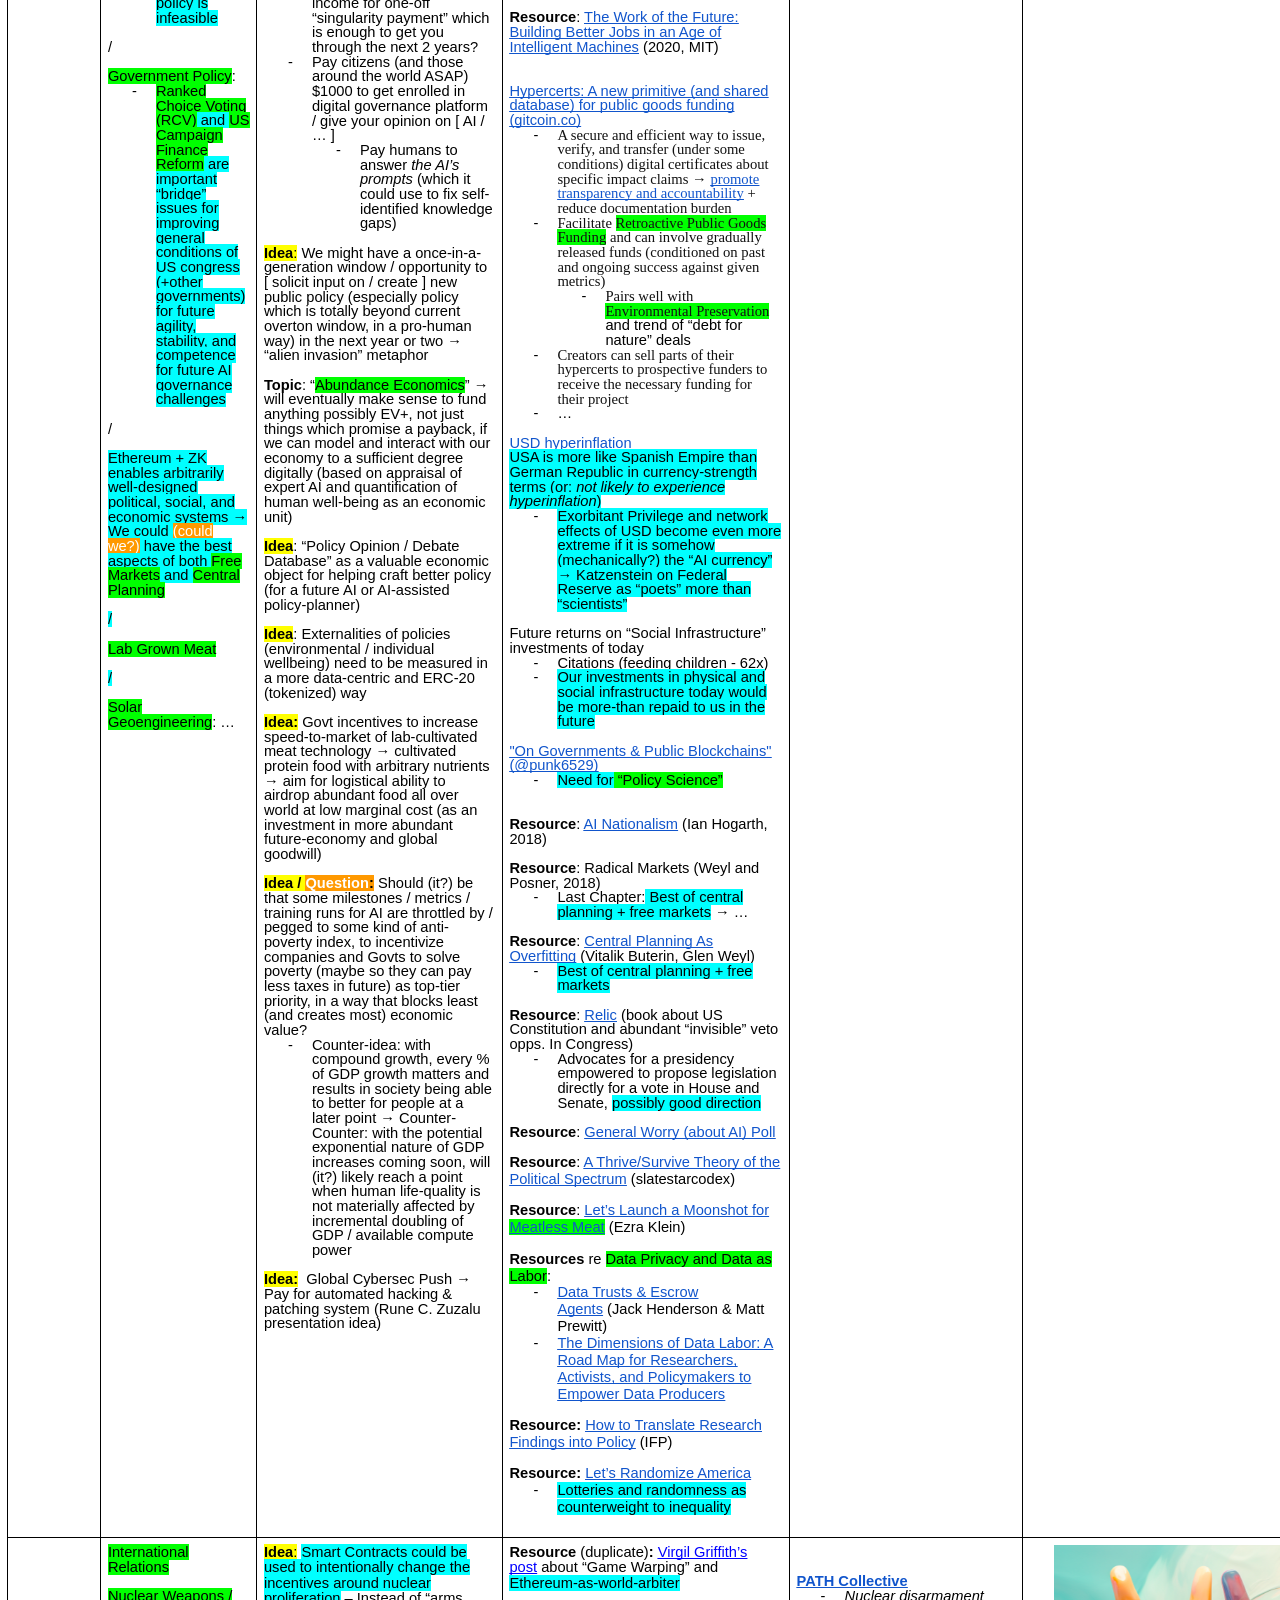
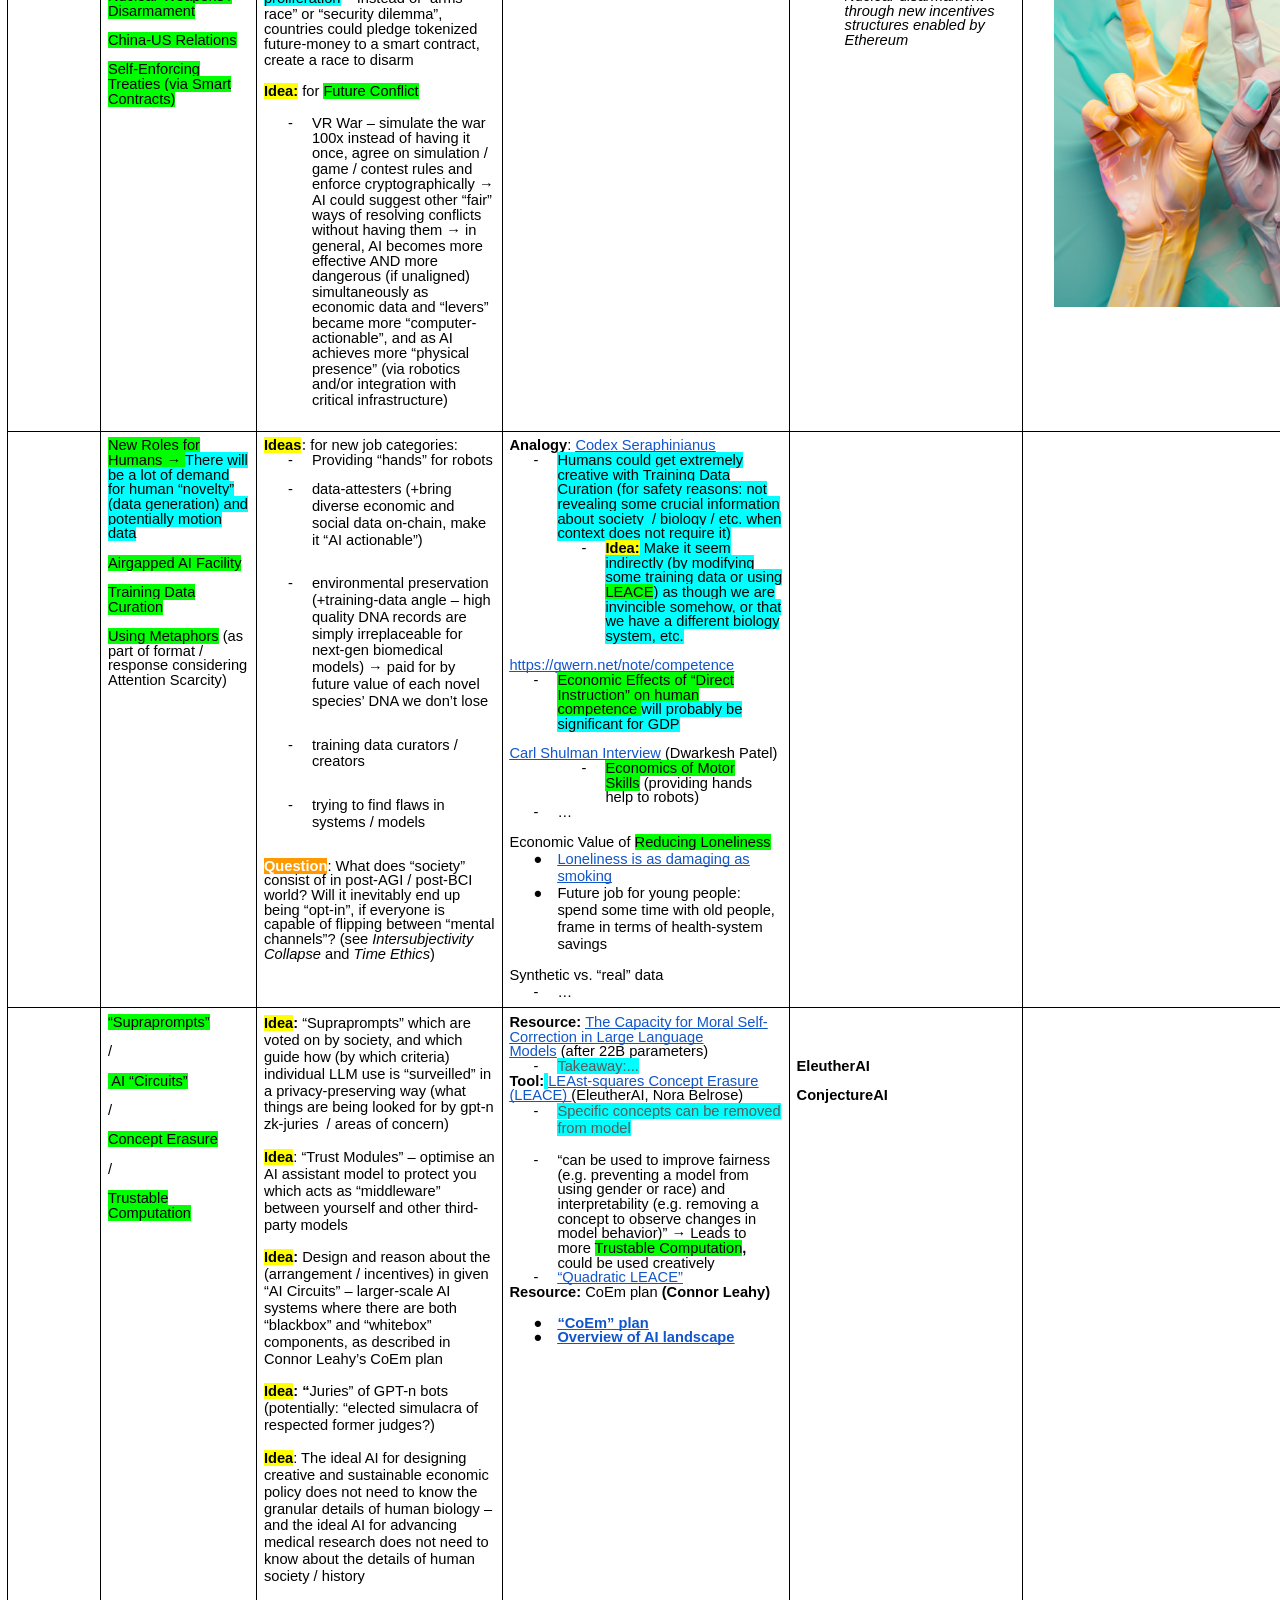
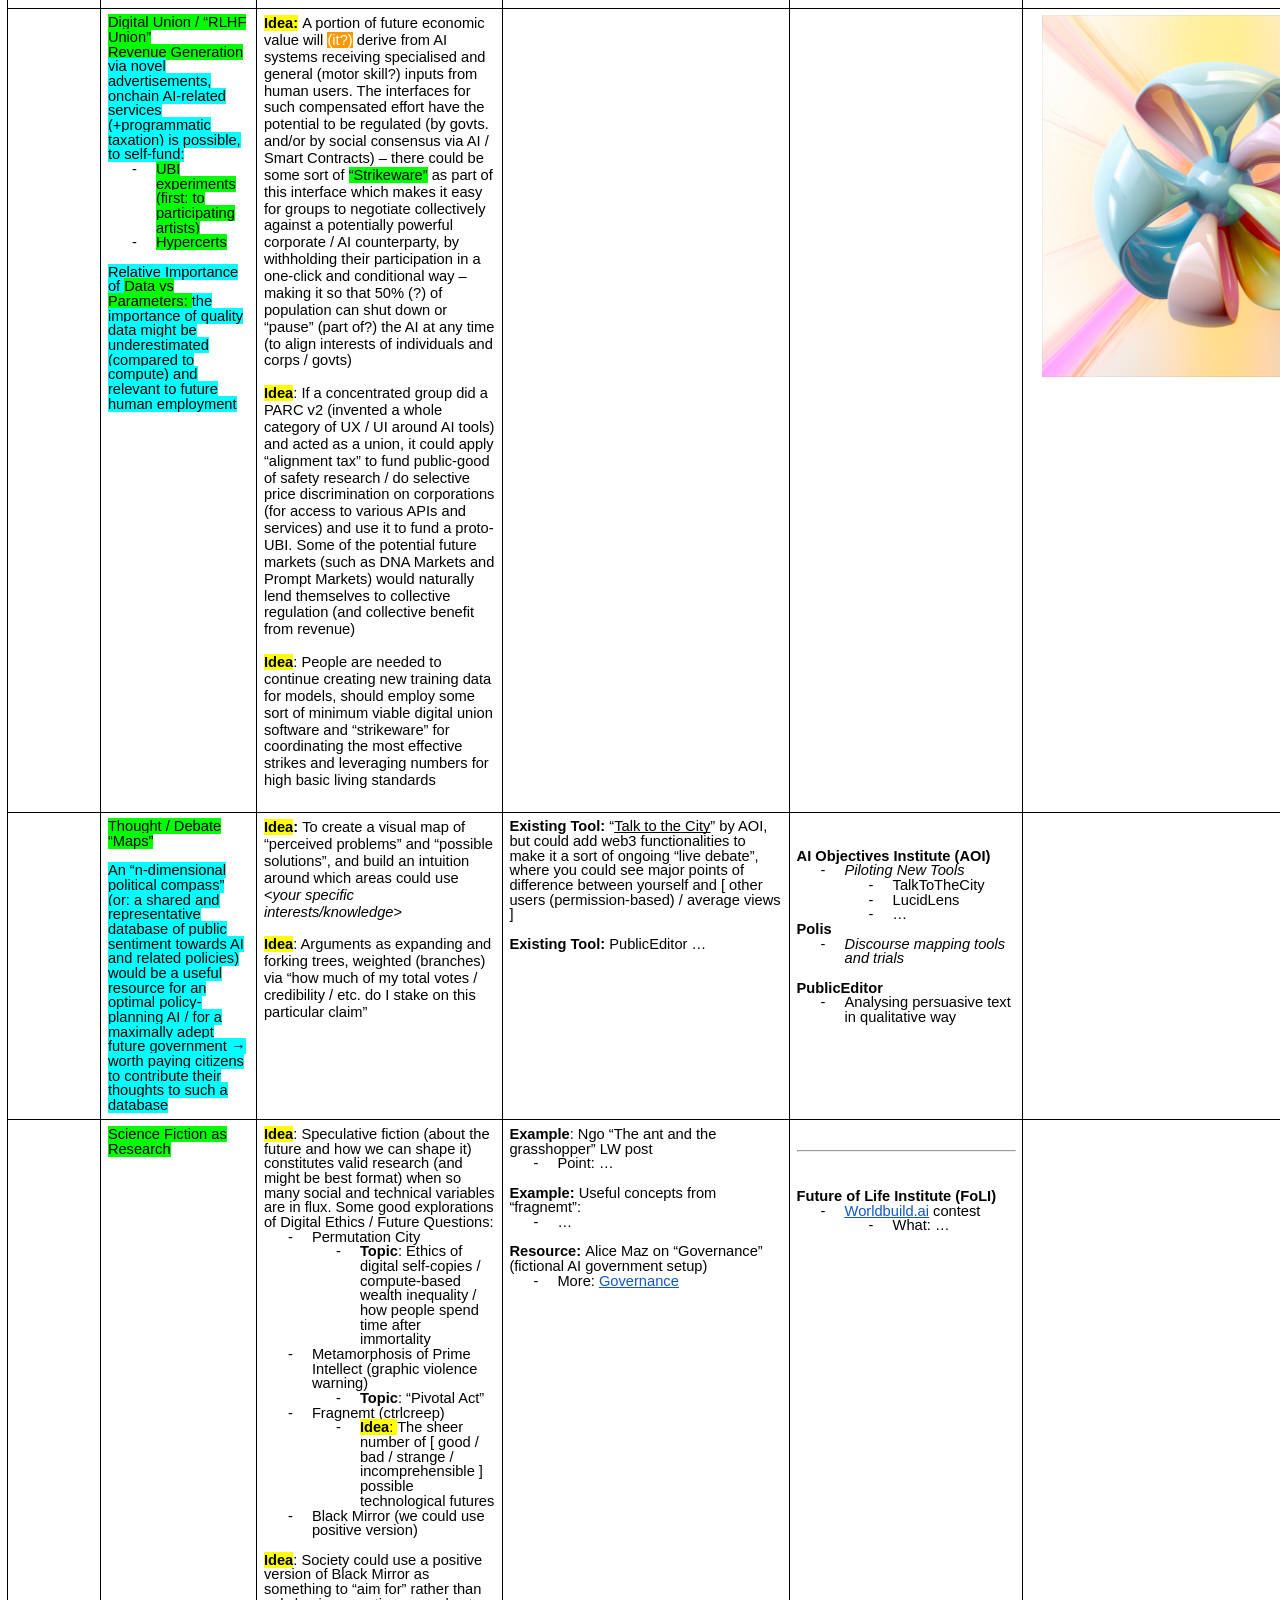
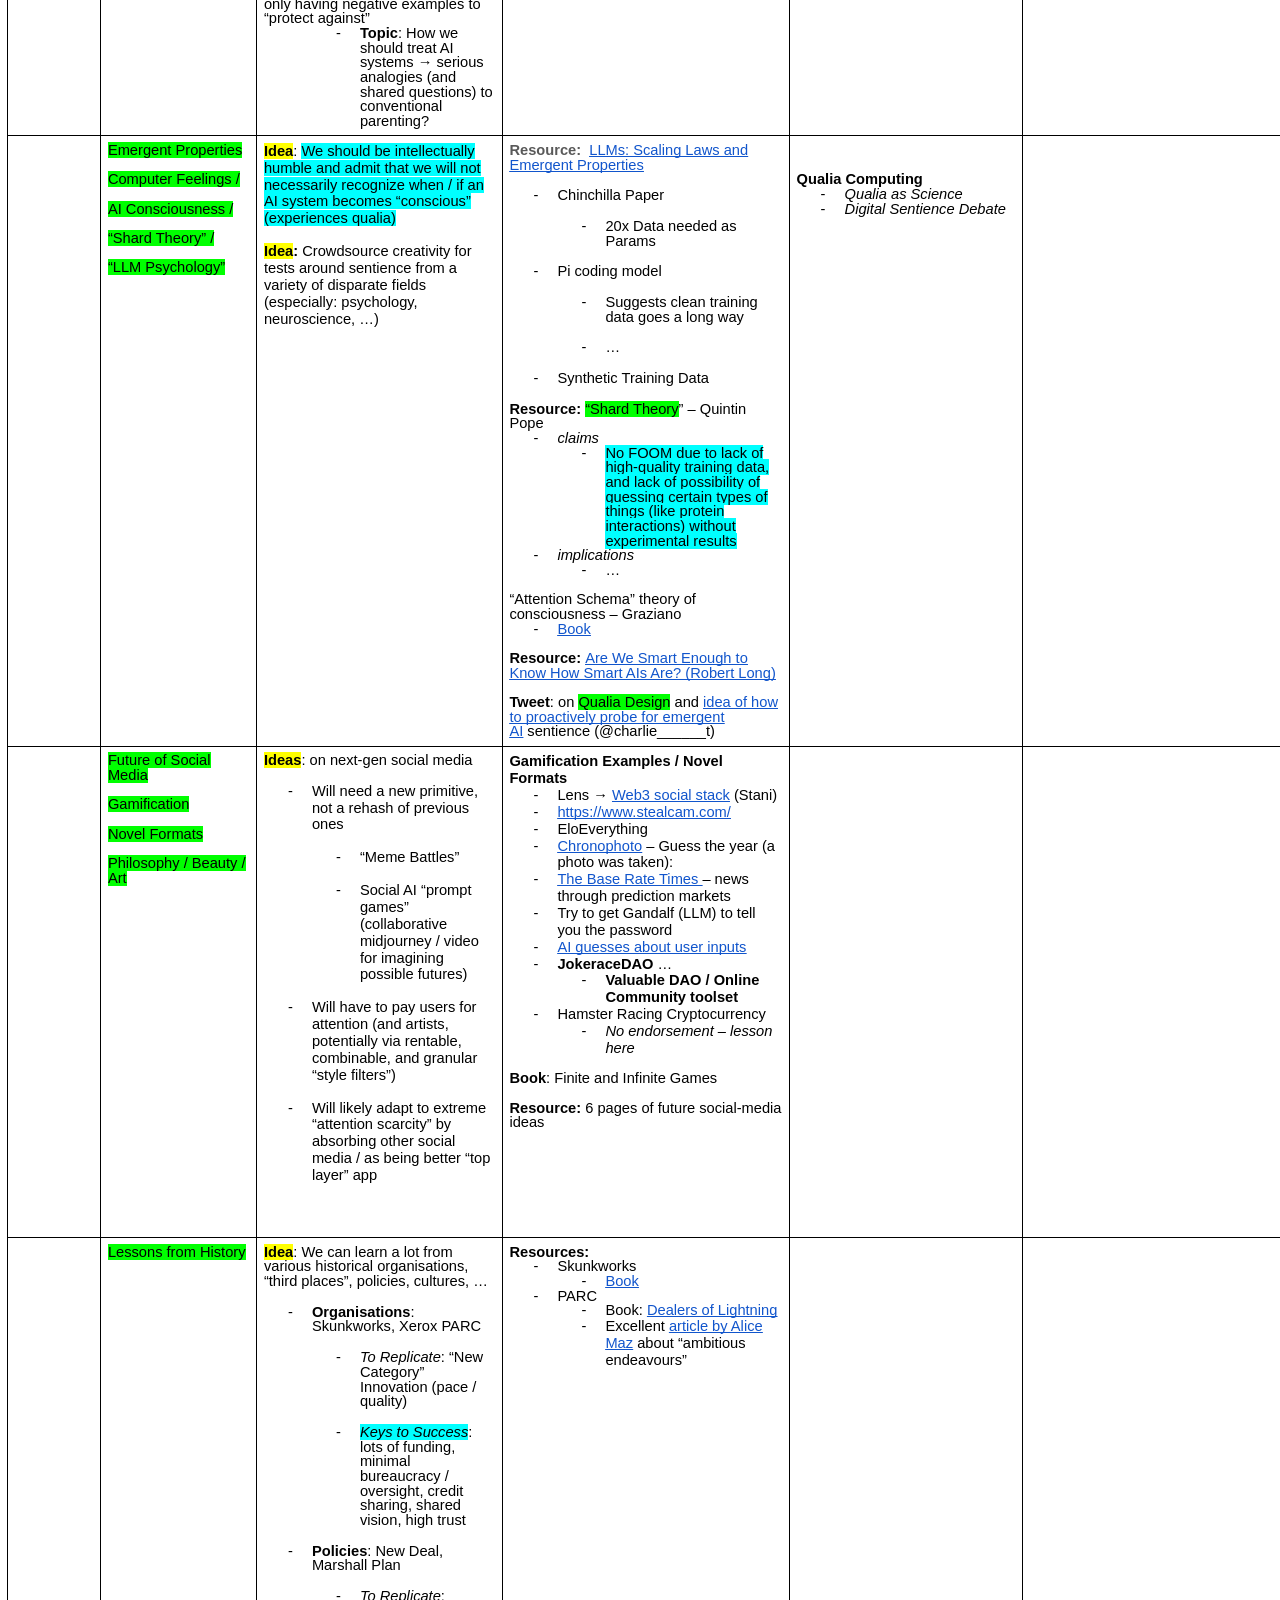
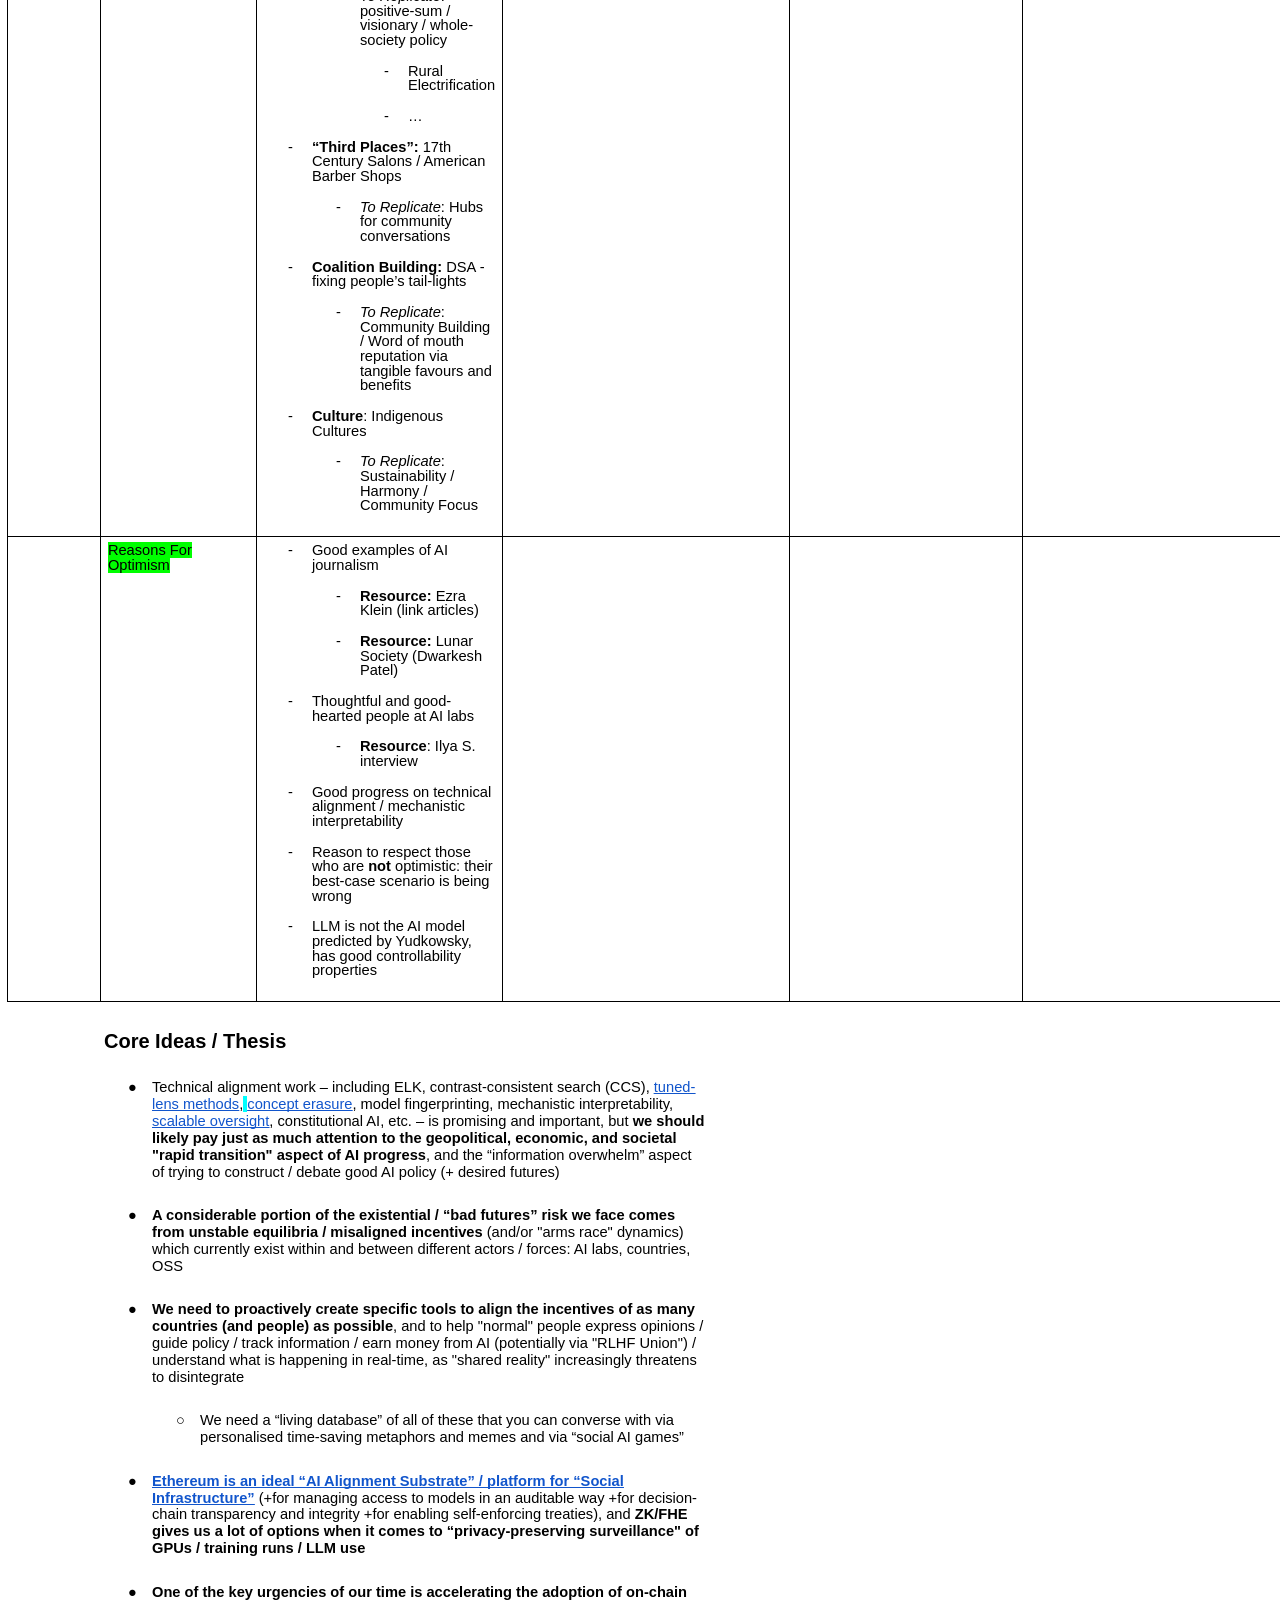
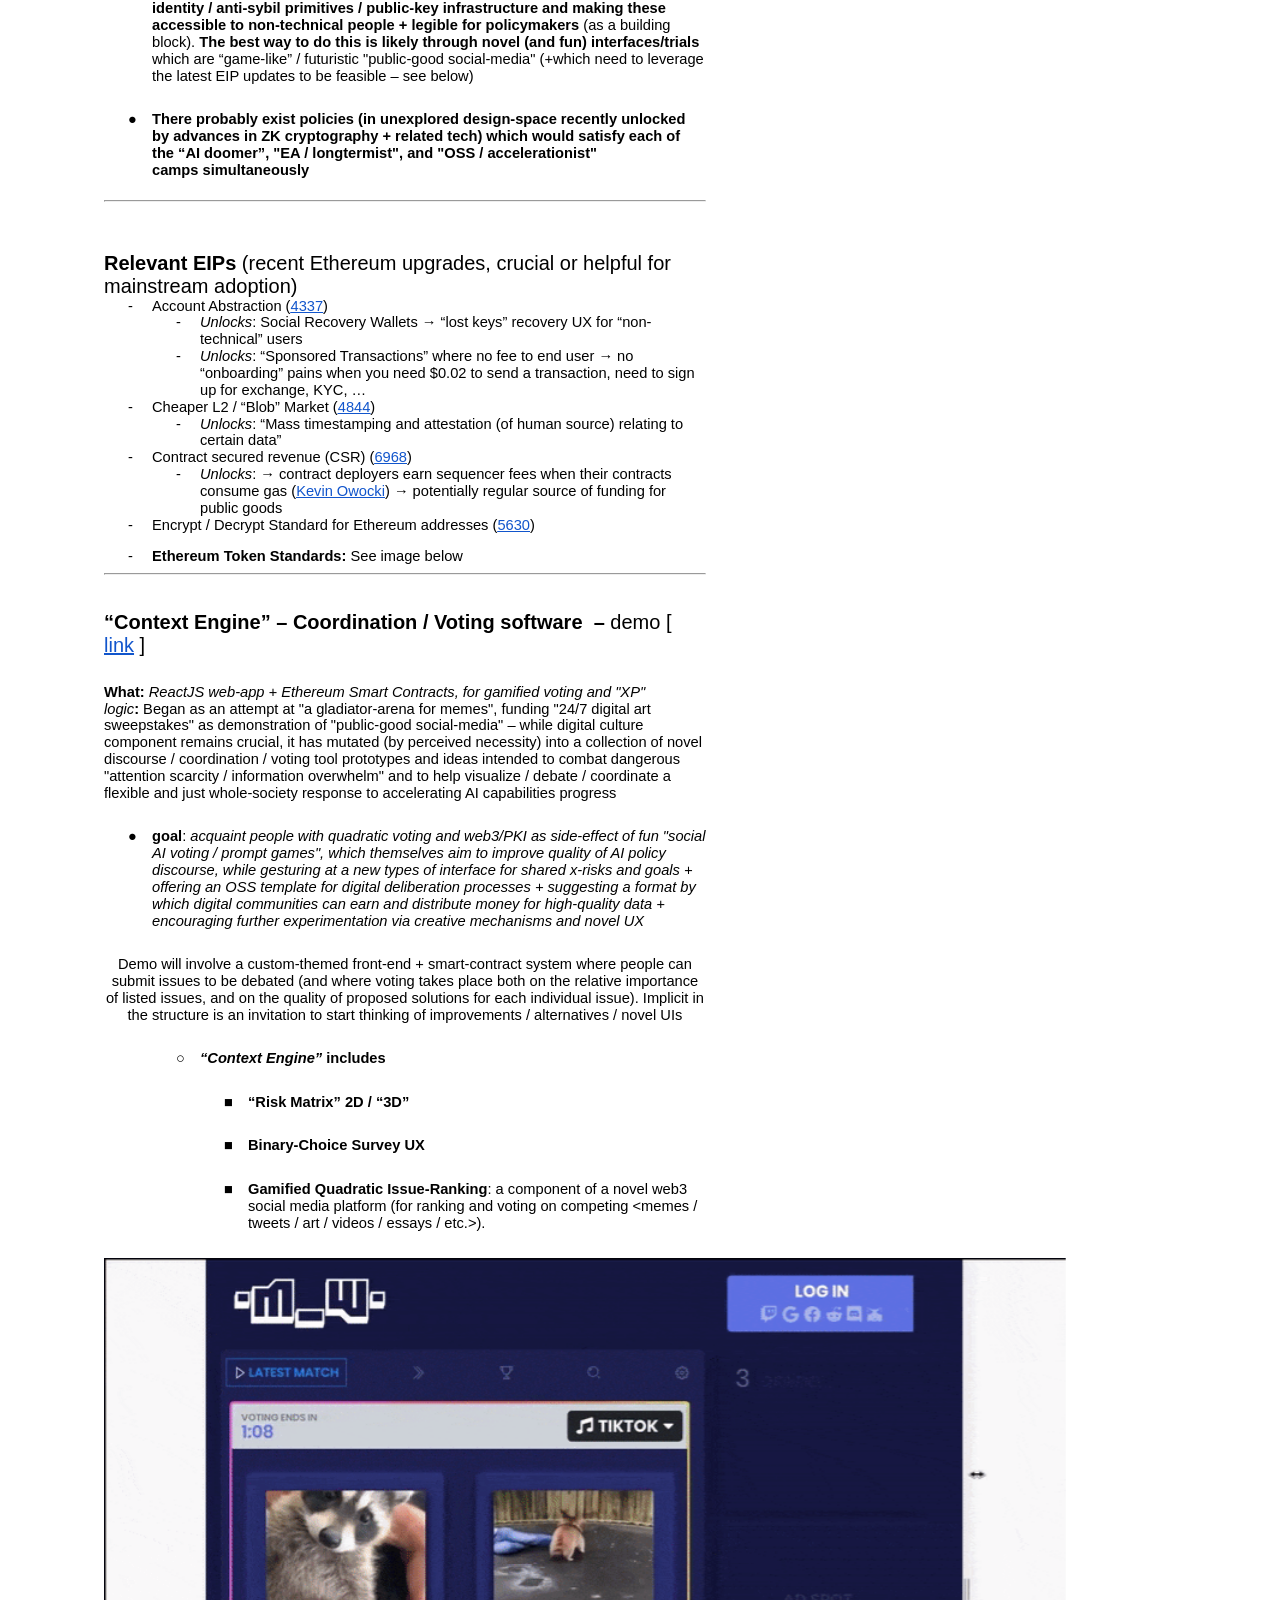
<file: assets/ai-safety-map/WebsiteContextEngine_AISafetyIdeasMap_.html>
<html><head><meta content="text/html; charset=UTF-8" http-equiv="content-type"><style type="text/css">.lst-kix_1x0isnfyt0gu-8>li:before{content:"-  "}ul.lst-kix_bf1myo54xu3s-0{list-style-type:none}ul.lst-kix_bf1myo54xu3s-1{list-style-type:none}ul.lst-kix_bf1myo54xu3s-2{list-style-type:none}ul.lst-kix_bf1myo54xu3s-3{list-style-type:none}.lst-kix_8xufcqfb0cuv-7>li:before{content:"-  "}ul.lst-kix_bf1myo54xu3s-4{list-style-type:none}ul.lst-kix_bf1myo54xu3s-5{list-style-type:none}ul.lst-kix_bf1myo54xu3s-6{list-style-type:none}ul.lst-kix_7w3626tjyyzv-1{list-style-type:none}ul.lst-kix_gl1q4fd18hlx-1{list-style-type:none}ul.lst-kix_bf1myo54xu3s-7{list-style-type:none}.lst-kix_1x0isnfyt0gu-4>li:before{content:"-  "}ul.lst-kix_7w3626tjyyzv-0{list-style-type:none}ul.lst-kix_gl1q4fd18hlx-2{list-style-type:none}ul.lst-kix_bf1myo54xu3s-8{list-style-type:none}ul.lst-kix_7w3626tjyyzv-3{list-style-type:none}ul.lst-kix_gl1q4fd18hlx-3{list-style-type:none}ul.lst-kix_7w3626tjyyzv-2{list-style-type:none}ul.lst-kix_gl1q4fd18hlx-4{list-style-type:none}ul.lst-kix_7w3626tjyyzv-5{list-style-type:none}ul.lst-kix_gl1q4fd18hlx-5{list-style-type:none}ul.lst-kix_7w3626tjyyzv-4{list-style-type:none}ul.lst-kix_gl1q4fd18hlx-6{list-style-type:none}ul.lst-kix_7w3626tjyyzv-7{list-style-type:none}ul.lst-kix_gl1q4fd18hlx-7{list-style-type:none}.lst-kix_7vdu50b4d13r-3>li:before{content:"-  "}ul.lst-kix_7w3626tjyyzv-6{list-style-type:none}ul.lst-kix_gl1q4fd18hlx-8{list-style-type:none}.lst-kix_esw59g17tzm8-3>li:before{content:"-  "}ul.lst-kix_oiqeftp4f1wa-2{list-style-type:none}ul.lst-kix_oiqeftp4f1wa-3{list-style-type:none}.lst-kix_8rwh1fjhz1qq-7>li:before{content:"\0025cb   "}ul.lst-kix_pq8yj44cxyv-7{list-style-type:none}ul.lst-kix_oiqeftp4f1wa-0{list-style-type:none}ul.lst-kix_pq8yj44cxyv-8{list-style-type:none}ul.lst-kix_oiqeftp4f1wa-1{list-style-type:none}ul.lst-kix_pq8yj44cxyv-5{list-style-type:none}ul.lst-kix_oiqeftp4f1wa-6{list-style-type:none}ul.lst-kix_pq8yj44cxyv-6{list-style-type:none}ul.lst-kix_oiqeftp4f1wa-7{list-style-type:none}ul.lst-kix_pq8yj44cxyv-3{list-style-type:none}ul.lst-kix_oiqeftp4f1wa-4{list-style-type:none}ul.lst-kix_pq8yj44cxyv-4{list-style-type:none}ul.lst-kix_oiqeftp4f1wa-5{list-style-type:none}.lst-kix_2dghb6b90mas-8>li:before{content:"-  "}ul.lst-kix_pq8yj44cxyv-1{list-style-type:none}ul.lst-kix_pq8yj44cxyv-2{list-style-type:none}ul.lst-kix_oiqeftp4f1wa-8{list-style-type:none}ul.lst-kix_pq8yj44cxyv-0{list-style-type:none}.lst-kix_1x0isnfyt0gu-0>li:before{content:"-  "}.lst-kix_r03l8ihd5nrk-0>li:before{content:"-  "}ul.lst-kix_gl1q4fd18hlx-0{list-style-type:none}.lst-kix_esw59g17tzm8-7>li:before{content:"-  "}.lst-kix_6ds9rpuethey-4>li:before{content:"-  "}ul.lst-kix_t3uxcdofuaxf-1{list-style-type:none}ul.lst-kix_t3uxcdofuaxf-2{list-style-type:none}ul.lst-kix_t3uxcdofuaxf-3{list-style-type:none}ul.lst-kix_t3uxcdofuaxf-4{list-style-type:none}ul.lst-kix_iwkxwa1iio00-7{list-style-type:none}ul.lst-kix_iwkxwa1iio00-6{list-style-type:none}ul.lst-kix_iwkxwa1iio00-8{list-style-type:none}ul.lst-kix_t3uxcdofuaxf-0{list-style-type:none}ul.lst-kix_iwkxwa1iio00-3{list-style-type:none}ul.lst-kix_iwkxwa1iio00-2{list-style-type:none}ul.lst-kix_iwkxwa1iio00-5{list-style-type:none}ul.lst-kix_iwkxwa1iio00-4{list-style-type:none}ul.lst-kix_t3uxcdofuaxf-5{list-style-type:none}ul.lst-kix_t3uxcdofuaxf-6{list-style-type:none}.lst-kix_6ds9rpuethey-0>li:before{content:"-  "}ul.lst-kix_iwkxwa1iio00-1{list-style-type:none}ul.lst-kix_t3uxcdofuaxf-7{list-style-type:none}ul.lst-kix_iwkxwa1iio00-0{list-style-type:none}ul.lst-kix_t3uxcdofuaxf-8{list-style-type:none}.lst-kix_u43imcwq5h2u-8>li:before{content:"-  "}.lst-kix_7gstzfng3vo-0>li:before{content:"-  "}.lst-kix_8rwh1fjhz1qq-3>li:before{content:"\0025a0   "}.lst-kix_7gstzfng3vo-4>li:before{content:"-  "}.lst-kix_2dghb6b90mas-4>li:before{content:"-  "}ul.lst-kix_3bqg1d3r0ybn-7{list-style-type:none}ul.lst-kix_3bqg1d3r0ybn-8{list-style-type:none}.lst-kix_u43imcwq5h2u-0>li:before{content:"-  "}ul.lst-kix_3bqg1d3r0ybn-5{list-style-type:none}.lst-kix_7gstzfng3vo-8>li:before{content:"-  "}ul.lst-kix_3bqg1d3r0ybn-6{list-style-type:none}.lst-kix_cq2ge7462k8y-1>li:before{content:"-  "}.lst-kix_2dghb6b90mas-0>li:before{content:"-  "}.lst-kix_7nf5hkht7eda-7>li:before{content:"\0025cb   "}.lst-kix_l4ug1xqlihrv-6>li:before{content:"-  "}.lst-kix_cq2ge7462k8y-5>li:before{content:"-  "}ul.lst-kix_7w3626tjyyzv-8{list-style-type:none}.lst-kix_8xufcqfb0cuv-3>li:before{content:"-  "}ul.lst-kix_3bqg1d3r0ybn-0{list-style-type:none}.lst-kix_u43imcwq5h2u-4>li:before{content:"-  "}ul.lst-kix_3bqg1d3r0ybn-3{list-style-type:none}ul.lst-kix_3bqg1d3r0ybn-4{list-style-type:none}ul.lst-kix_3bqg1d3r0ybn-1{list-style-type:none}.lst-kix_7nf5hkht7eda-3>li:before{content:"\0025cf   "}.lst-kix_7vdu50b4d13r-7>li:before{content:"-  "}ul.lst-kix_3bqg1d3r0ybn-2{list-style-type:none}.lst-kix_l4ug1xqlihrv-2>li:before{content:"-  "}.lst-kix_dhoo2bxc8jh3-5>li:before{content:"-  "}.lst-kix_w7lnnx6ovr5t-2>li:before{content:"-  "}.lst-kix_dddep1t58caw-1>li:before{content:"-  "}.lst-kix_dddep1t58caw-5>li:before{content:"-  "}.lst-kix_2oz5b85moh48-7>li:before{content:"-  "}.lst-kix_w7lnnx6ovr5t-6>li:before{content:"-  "}.lst-kix_gx5qfhkxf3vq-5>li:before{content:"-  "}.lst-kix_6isnucj9bq3r-1>li:before{content:"-  "}.lst-kix_2oz5b85moh48-3>li:before{content:"-  "}.lst-kix_dhoo2bxc8jh3-1>li:before{content:"-  "}.lst-kix_gx5qfhkxf3vq-1>li:before{content:"-  "}.lst-kix_1yp0kge4axg-5>li:before{content:"-  "}.lst-kix_6isnucj9bq3r-5>li:before{content:"-  "}.lst-kix_1yp0kge4axg-1>li:before{content:"-  "}.lst-kix_5cwpuky7f69h-6>li:before{content:"-  "}.lst-kix_6ds9rpuethey-8>li:before{content:"-  "}.lst-kix_2g4nazipnz1h-1>li:before{content:"-  "}.lst-kix_qqda7b29ks2l-2>li:before{content:"-  "}.lst-kix_2g4nazipnz1h-5>li:before{content:"-  "}.lst-kix_qqda7b29ks2l-6>li:before{content:"-  "}.lst-kix_g20axha4agio-4>li:before{content:"-  "}.lst-kix_g20axha4agio-0>li:before{content:"-  "}.lst-kix_5cwpuky7f69h-2>li:before{content:"-  "}.lst-kix_rgy4k3ipninc-4>li:before{content:"-  "}ol.lst-kix_9zdwhuk98dte-1.start{counter-reset:lst-ctn-kix_9zdwhuk98dte-1 0}.lst-kix_rgy4k3ipninc-8>li:before{content:"-  "}.lst-kix_fi8msx6i29ld-5>li:before{content:"-  "}ul.lst-kix_8meij1u13tw1-8{list-style-type:none}ul.lst-kix_8meij1u13tw1-7{list-style-type:none}ul.lst-kix_8meij1u13tw1-6{list-style-type:none}ul.lst-kix_8meij1u13tw1-5{list-style-type:none}ul.lst-kix_8meij1u13tw1-4{list-style-type:none}.lst-kix_7w3626tjyyzv-3>li:before{content:"-  "}ul.lst-kix_8meij1u13tw1-3{list-style-type:none}ul.lst-kix_8meij1u13tw1-2{list-style-type:none}.lst-kix_7spme9mhexd-4>li:before{content:"-  "}.lst-kix_7spme9mhexd-8>li:before{content:"-  "}ul.lst-kix_8meij1u13tw1-1{list-style-type:none}ul.lst-kix_8meij1u13tw1-0{list-style-type:none}.lst-kix_g20axha4agio-8>li:before{content:"-  "}.lst-kix_xbd3yml2osoq-2>li:before{content:"-  "}.lst-kix_e66hyn83tw4l-6>li:before{content:"-  "}.lst-kix_n59c25u50i3b-3>li:before{content:"-  "}.lst-kix_n59c25u50i3b-7>li:before{content:"-  "}.lst-kix_typb1nh4clna-1>li:before{content:"-  "}.lst-kix_typb1nh4clna-5>li:before{content:"-  "}.lst-kix_m03z3pv786op-5>li:before{content:"-  "}.lst-kix_m03z3pv786op-1>li:before{content:"-  "}.lst-kix_7w3626tjyyzv-7>li:before{content:"-  "}.lst-kix_xbd3yml2osoq-6>li:before{content:"-  "}ol.lst-kix_9zdwhuk98dte-6.start{counter-reset:lst-ctn-kix_9zdwhuk98dte-6 0}.lst-kix_ddrkq1xw40av-7>li:before{content:"-  "}.lst-kix_d4rj702cqfaj-1>li:before{content:"-  "}.lst-kix_d4rj702cqfaj-5>li:before{content:"-  "}.lst-kix_e66hyn83tw4l-2>li:before{content:"-  "}.lst-kix_4m0re9m2y4uj-8>li:before{content:"-  "}.lst-kix_akd80tncc4oj-7>li:before{content:"-  "}.lst-kix_eq9bk9902e1-3>li:before{content:"-  "}.lst-kix_5qlw2st9h8oo-1>li:before{content:"-  "}.lst-kix_4m0re9m2y4uj-4>li:before{content:"-  "}.lst-kix_7spme9mhexd-0>li:before{content:"-  "}.lst-kix_eq9bk9902e1-7>li:before{content:"-  "}.lst-kix_5qlw2st9h8oo-5>li:before{content:"-  "}.lst-kix_akd80tncc4oj-3>li:before{content:"-  "}ul.lst-kix_kacmdpx839ci-8{list-style-type:none}ul.lst-kix_kacmdpx839ci-7{list-style-type:none}ul.lst-kix_kacmdpx839ci-6{list-style-type:none}.lst-kix_6x3vjejxlmdv-2>li:before{content:"-  "}ul.lst-kix_kacmdpx839ci-5{list-style-type:none}ul.lst-kix_kacmdpx839ci-4{list-style-type:none}ul.lst-kix_kacmdpx839ci-3{list-style-type:none}ul.lst-kix_kacmdpx839ci-2{list-style-type:none}ul.lst-kix_kacmdpx839ci-1{list-style-type:none}ul.lst-kix_kacmdpx839ci-0{list-style-type:none}.lst-kix_4m0re9m2y4uj-0>li:before{content:"-  "}.lst-kix_6x3vjejxlmdv-6>li:before{content:"-  "}.lst-kix_l1x4c2nwcsqu-6>li:before{content:"-  "}.lst-kix_slsqxa26kwmb-0>li:before{content:"-  "}.lst-kix_slsqxa26kwmb-4>li:before{content:"-  "}.lst-kix_nuvn5whq1rxk-7>li:before{content:"\0025cb   "}.lst-kix_l1x4c2nwcsqu-2>li:before{content:"-  "}.lst-kix_aqudxp6xqkc8-5>li:before{content:"-  "}ul.lst-kix_c86xp0cfm42l-5{list-style-type:none}ul.lst-kix_c86xp0cfm42l-4{list-style-type:none}ul.lst-kix_c86xp0cfm42l-3{list-style-type:none}ul.lst-kix_c86xp0cfm42l-2{list-style-type:none}ul.lst-kix_c86xp0cfm42l-1{list-style-type:none}ul.lst-kix_c86xp0cfm42l-0{list-style-type:none}.lst-kix_qsyt5y2qvum9-7>li:before{content:"\0025cb   "}.lst-kix_aqudxp6xqkc8-1>li:before{content:"-  "}ul.lst-kix_1vrvahslj6ip-5{list-style-type:none}ul.lst-kix_1vrvahslj6ip-6{list-style-type:none}.lst-kix_nuvn5whq1rxk-3>li:before{content:"\0025cf   "}ul.lst-kix_1vrvahslj6ip-7{list-style-type:none}ul.lst-kix_1vrvahslj6ip-8{list-style-type:none}.lst-kix_z0d8rqv6552e-2>li:before{content:"-  "}.lst-kix_9zdwhuk98dte-4>li{counter-increment:lst-ctn-kix_9zdwhuk98dte-4}ul.lst-kix_e5ixltddgnpj-3{list-style-type:none}ul.lst-kix_e5ixltddgnpj-4{list-style-type:none}ul.lst-kix_e5ixltddgnpj-1{list-style-type:none}ul.lst-kix_e5ixltddgnpj-2{list-style-type:none}.lst-kix_slsqxa26kwmb-8>li:before{content:"-  "}ul.lst-kix_e5ixltddgnpj-7{list-style-type:none}ul.lst-kix_c86xp0cfm42l-8{list-style-type:none}ul.lst-kix_e5ixltddgnpj-8{list-style-type:none}ul.lst-kix_c86xp0cfm42l-7{list-style-type:none}ul.lst-kix_e5ixltddgnpj-5{list-style-type:none}ul.lst-kix_c86xp0cfm42l-6{list-style-type:none}ul.lst-kix_e5ixltddgnpj-6{list-style-type:none}ul.lst-kix_e5ixltddgnpj-0{list-style-type:none}.lst-kix_z0d8rqv6552e-6>li:before{content:"-  "}.lst-kix_ec35amgafd7w-7>li:before{content:"-  "}.lst-kix_r03l8ihd5nrk-8>li:before{content:"-  "}ul.lst-kix_l1x4c2nwcsqu-0{list-style-type:none}ul.lst-kix_l1x4c2nwcsqu-1{list-style-type:none}ul.lst-kix_l1x4c2nwcsqu-2{list-style-type:none}ul.lst-kix_l1x4c2nwcsqu-3{list-style-type:none}.lst-kix_r03l8ihd5nrk-4>li:before{content:"-  "}.lst-kix_ddrkq1xw40av-3>li:before{content:"-  "}ul.lst-kix_l1x4c2nwcsqu-8{list-style-type:none}ul.lst-kix_l1x4c2nwcsqu-4{list-style-type:none}ul.lst-kix_l1x4c2nwcsqu-5{list-style-type:none}ul.lst-kix_l1x4c2nwcsqu-6{list-style-type:none}ul.lst-kix_l1x4c2nwcsqu-7{list-style-type:none}.lst-kix_ec35amgafd7w-3>li:before{content:"-  "}.lst-kix_oiqeftp4f1wa-0>li:before{content:"-  "}.lst-kix_ximw1hqtznjr-0>li:before{content:"-  "}.lst-kix_eavnuawrp89m-5>li:before{content:"-  "}ul.lst-kix_2xh0uroxtij1-0{list-style-type:none}.lst-kix_1vrvahslj6ip-7>li:before{content:"-  "}.lst-kix_xpsfi5tcevwg-8>li:before{content:"-  "}.lst-kix_oiqeftp4f1wa-4>li:before{content:"-  "}ul.lst-kix_1vrvahslj6ip-1{list-style-type:none}ul.lst-kix_1vrvahslj6ip-2{list-style-type:none}.lst-kix_ximw1hqtznjr-4>li:before{content:"-  "}.lst-kix_eavnuawrp89m-1>li:before{content:"-  "}ul.lst-kix_1vrvahslj6ip-3{list-style-type:none}.lst-kix_1vrvahslj6ip-3>li:before{content:"-  "}ul.lst-kix_1vrvahslj6ip-4{list-style-type:none}ul.lst-kix_1vrvahslj6ip-0{list-style-type:none}.lst-kix_ximw1hqtznjr-8>li:before{content:"-  "}.lst-kix_xpsfi5tcevwg-0>li:before{content:"-  "}.lst-kix_xpsfi5tcevwg-4>li:before{content:"-  "}.lst-kix_oiqeftp4f1wa-8>li:before{content:"-  "}.lst-kix_fi8msx6i29ld-1>li:before{content:"-  "}ul.lst-kix_2xh0uroxtij1-5{list-style-type:none}ul.lst-kix_2xh0uroxtij1-6{list-style-type:none}ul.lst-kix_2xh0uroxtij1-7{list-style-type:none}ul.lst-kix_2xh0uroxtij1-8{list-style-type:none}ul.lst-kix_2xh0uroxtij1-1{list-style-type:none}ul.lst-kix_2xh0uroxtij1-2{list-style-type:none}.lst-kix_qsyt5y2qvum9-3>li:before{content:"\0025cf   "}ul.lst-kix_2xh0uroxtij1-3{list-style-type:none}ul.lst-kix_2xh0uroxtij1-4{list-style-type:none}.lst-kix_sr1l91s5deoo-1>li:before{content:"-  "}.lst-kix_u93o2q10e3sr-5>li:before{content:"-  "}.lst-kix_lajavp7gglta-7>li:before{content:"-  "}.lst-kix_j2fq2644uulu-6>li:before{content:"-  "}.lst-kix_xhp7jck0jl0e-3>li:before{content:"-  "}.lst-kix_avkczyog3tyg-7>li:before{content:"-  "}.lst-kix_5vst7zc0jw6e-2>li:before{content:"-  "}ul.lst-kix_zhxhkdccsfdt-8{list-style-type:none}ul.lst-kix_zhxhkdccsfdt-7{list-style-type:none}.lst-kix_audil5i3yke-2>li:before{content:"-  "}.lst-kix_q9obnzh61g96-1>li:before{content:"-  "}.lst-kix_h4zrj5yzkpsw-3>li:before{content:"-  "}.lst-kix_879f1wz6oiok-8>li:before{content:"-  "}ul.lst-kix_25xd6hx9c3g-5{list-style-type:none}.lst-kix_bivskhty9dba-6>li:before{content:"-  "}ul.lst-kix_25xd6hx9c3g-4{list-style-type:none}ul.lst-kix_25xd6hx9c3g-7{list-style-type:none}ul.lst-kix_25xd6hx9c3g-6{list-style-type:none}ul.lst-kix_eq9bk9902e1-7{list-style-type:none}.lst-kix_r937b4lafqp6-7>li:before{content:"\0025cb   "}ul.lst-kix_eq9bk9902e1-8{list-style-type:none}ul.lst-kix_25xd6hx9c3g-8{list-style-type:none}ul.lst-kix_eq9bk9902e1-5{list-style-type:none}ul.lst-kix_eq9bk9902e1-6{list-style-type:none}ul.lst-kix_xbd3yml2osoq-6{list-style-type:none}ul.lst-kix_xbd3yml2osoq-7{list-style-type:none}.lst-kix_38pn4ns1fal0-5>li:before{content:"-  "}.lst-kix_1agccu3oa92-5>li:before{content:"-  "}ul.lst-kix_xbd3yml2osoq-4{list-style-type:none}ul.lst-kix_xbd3yml2osoq-5{list-style-type:none}ul.lst-kix_xbd3yml2osoq-2{list-style-type:none}ul.lst-kix_xbd3yml2osoq-3{list-style-type:none}ul.lst-kix_xbd3yml2osoq-0{list-style-type:none}ul.lst-kix_xbd3yml2osoq-1{list-style-type:none}ul.lst-kix_qqda7b29ks2l-3{list-style-type:none}ul.lst-kix_zhxhkdccsfdt-6{list-style-type:none}ul.lst-kix_qqda7b29ks2l-2{list-style-type:none}ul.lst-kix_zhxhkdccsfdt-5{list-style-type:none}ul.lst-kix_qqda7b29ks2l-1{list-style-type:none}ul.lst-kix_zhxhkdccsfdt-4{list-style-type:none}ul.lst-kix_qqda7b29ks2l-0{list-style-type:none}ul.lst-kix_zhxhkdccsfdt-3{list-style-type:none}ul.lst-kix_qqda7b29ks2l-7{list-style-type:none}ul.lst-kix_zhxhkdccsfdt-2{list-style-type:none}ul.lst-kix_qqda7b29ks2l-6{list-style-type:none}ul.lst-kix_zhxhkdccsfdt-1{list-style-type:none}ul.lst-kix_qqda7b29ks2l-5{list-style-type:none}ul.lst-kix_zhxhkdccsfdt-0{list-style-type:none}ul.lst-kix_qqda7b29ks2l-4{list-style-type:none}.lst-kix_vwloy1qsj52r-3>li:before{content:"-  "}ul.lst-kix_eq9bk9902e1-3{list-style-type:none}ul.lst-kix_eq9bk9902e1-4{list-style-type:none}ul.lst-kix_eq9bk9902e1-1{list-style-type:none}ul.lst-kix_qqda7b29ks2l-8{list-style-type:none}ul.lst-kix_eq9bk9902e1-2{list-style-type:none}.lst-kix_4qfa8qe7mqo5-2>li:before{content:"-  "}ul.lst-kix_eq9bk9902e1-0{list-style-type:none}.lst-kix_ojmmdgdym6a2-2>li:before{content:"-  "}.lst-kix_lh23zmbct4aw-4>li:before{content:"-  "}.lst-kix_txd6k1yr3svs-1>li:before{content:"-  "}.lst-kix_xjo338mtfnwq-4>li:before{content:"-  "}ul.lst-kix_hy1urbant43k-7{list-style-type:none}ul.lst-kix_hy1urbant43k-8{list-style-type:none}.lst-kix_w6s6yol92lde-4>li:before{content:"-  "}ul.lst-kix_hy1urbant43k-3{list-style-type:none}ul.lst-kix_hy1urbant43k-4{list-style-type:none}ul.lst-kix_hy1urbant43k-5{list-style-type:none}.lst-kix_8eobgigtnqra-3>li:before{content:"-  "}ul.lst-kix_hy1urbant43k-6{list-style-type:none}.lst-kix_3daj3idg0dy-7>li:before{content:"-  "}ul.lst-kix_hy1urbant43k-0{list-style-type:none}ul.lst-kix_hy1urbant43k-1{list-style-type:none}ul.lst-kix_hy1urbant43k-2{list-style-type:none}.lst-kix_px2j24n72fsz-3>li:before{content:"-  "}.lst-kix_o2l584d15ldu-4>li:before{content:"\0025cb   "}.lst-kix_2xh0uroxtij1-1>li:before{content:"-  "}.lst-kix_hmfwl8ec2a8w-1>li:before{content:"-  "}.lst-kix_9t1avqvgipa1-1>li:before{content:"\0025cb   "}.lst-kix_8meij1u13tw1-3>li:before{content:"-  "}.lst-kix_v2gychqfdsyl-3>li:before{content:"\0025cf   "}.lst-kix_tn9z6xz2jqvr-2>li:before{content:"-  "}.lst-kix_qxvsvcpdykj-7>li:before{content:"-  "}.lst-kix_74j9h6yt6fp-8>li:before{content:"\0025a0   "}.lst-kix_sm0iywq25g8k-6>li:before{content:"-  "}.lst-kix_8s6oqwt9m6co-7>li:before{content:"-  "}ul.lst-kix_z0d8rqv6552e-8{list-style-type:none}ul.lst-kix_z0d8rqv6552e-7{list-style-type:none}ul.lst-kix_z0d8rqv6552e-6{list-style-type:none}ul.lst-kix_z0d8rqv6552e-5{list-style-type:none}.lst-kix_nedk6shugkmk-2>li:before{content:"-  "}ul.lst-kix_4m0re9m2y4uj-6{list-style-type:none}ul.lst-kix_4m0re9m2y4uj-5{list-style-type:none}ul.lst-kix_4m0re9m2y4uj-8{list-style-type:none}ul.lst-kix_4m0re9m2y4uj-7{list-style-type:none}.lst-kix_gl1q4fd18hlx-5>li:before{content:"-  "}ul.lst-kix_4m0re9m2y4uj-0{list-style-type:none}.lst-kix_74j9h6yt6fp-0>li:before{content:"\0025cf   "}ul.lst-kix_4m0re9m2y4uj-2{list-style-type:none}ul.lst-kix_4m0re9m2y4uj-1{list-style-type:none}.lst-kix_li9jh17corx9-1>li:before{content:"-  "}ul.lst-kix_4m0re9m2y4uj-4{list-style-type:none}ul.lst-kix_4m0re9m2y4uj-3{list-style-type:none}.lst-kix_pj5exu9i7nvs-1>li:before{content:"\0025cb   "}.lst-kix_t4hray9ltr4k-3>li:before{content:"-  "}.lst-kix_mp3pbswxqxfz-0>li:before{content:"-  "}.lst-kix_o7trsttwbk6z-4>li:before{content:"-  "}.lst-kix_7qkzf0ednjm6-3>li:before{content:"\0025cf   "}.lst-kix_mp3pbswxqxfz-8>li:before{content:"-  "}ul.lst-kix_xbd3yml2osoq-8{list-style-type:none}.lst-kix_pdae838nmtcm-1>li:before{content:"-  "}ul.lst-kix_z0d8rqv6552e-4{list-style-type:none}ul.lst-kix_z0d8rqv6552e-3{list-style-type:none}ul.lst-kix_z0d8rqv6552e-2{list-style-type:none}ul.lst-kix_z0d8rqv6552e-1{list-style-type:none}ul.lst-kix_z0d8rqv6552e-0{list-style-type:none}ul.lst-kix_25xd6hx9c3g-1{list-style-type:none}ul.lst-kix_25xd6hx9c3g-0{list-style-type:none}ul.lst-kix_25xd6hx9c3g-3{list-style-type:none}.lst-kix_tkz81mt557ya-6>li:before{content:"-  "}ul.lst-kix_25xd6hx9c3g-2{list-style-type:none}.lst-kix_e61e0hvmlg65-4>li:before{content:"-  "}.lst-kix_jvxnmi4nt0iw-3>li:before{content:"-  "}.lst-kix_kacmdpx839ci-6>li:before{content:"-  "}.lst-kix_z5nft7fzul5z-5>li:before{content:"-  "}.lst-kix_879f1wz6oiok-0>li:before{content:"-  "}.lst-kix_9zdwhuk98dte-0>li{counter-increment:lst-ctn-kix_9zdwhuk98dte-0}ul.lst-kix_6ds9rpuethey-6{list-style-type:none}ul.lst-kix_6ds9rpuethey-5{list-style-type:none}ul.lst-kix_6ds9rpuethey-4{list-style-type:none}ul.lst-kix_6ds9rpuethey-3{list-style-type:none}.lst-kix_evb6m0ldtzds-7>li:before{content:"-  "}ul.lst-kix_6ds9rpuethey-2{list-style-type:none}ul.lst-kix_6ds9rpuethey-1{list-style-type:none}.lst-kix_ko0qq3cm4uay-6>li:before{content:"\0025cf   "}ul.lst-kix_6ds9rpuethey-0{list-style-type:none}.lst-kix_wmzsklxjohm8-1>li:before{content:"-  "}ul.lst-kix_3bxz3x6fmuiv-7{list-style-type:none}.lst-kix_n4dqo8ajfril-8>li:before{content:"-  "}ul.lst-kix_3bxz3x6fmuiv-6{list-style-type:none}ul.lst-kix_3bxz3x6fmuiv-8{list-style-type:none}.lst-kix_rgy4k3ipninc-0>li:before{content:"-  "}ul.lst-kix_ximw1hqtznjr-8{list-style-type:none}.lst-kix_rm4xsvjzhwg6-6>li:before{content:"-  "}.lst-kix_rijh5a6rtm18-0>li:before{content:"-  "}ul.lst-kix_ximw1hqtznjr-1{list-style-type:none}.lst-kix_kx099r517a2t-1>li:before{content:"-  "}ul.lst-kix_ximw1hqtznjr-0{list-style-type:none}ul.lst-kix_ximw1hqtznjr-3{list-style-type:none}ul.lst-kix_ximw1hqtznjr-2{list-style-type:none}ul.lst-kix_ximw1hqtznjr-5{list-style-type:none}ul.lst-kix_ximw1hqtznjr-4{list-style-type:none}ul.lst-kix_ximw1hqtznjr-7{list-style-type:none}ul.lst-kix_6ds9rpuethey-8{list-style-type:none}ul.lst-kix_ximw1hqtznjr-6{list-style-type:none}ul.lst-kix_6ds9rpuethey-7{list-style-type:none}.lst-kix_c86xp0cfm42l-5>li:before{content:"-  "}.lst-kix_dmasa1mimvaa-1>li:before{content:"-  "}.lst-kix_rijh5a6rtm18-8>li:before{content:"-  "}.lst-kix_25xd6hx9c3g-4>li:before{content:"-  "}.lst-kix_iwkxwa1iio00-1>li:before{content:"-  "}.lst-kix_v5d552vypyye-1>li:before{content:"-  "}ul.lst-kix_3bxz3x6fmuiv-3{list-style-type:none}ul.lst-kix_3bxz3x6fmuiv-2{list-style-type:none}ul.lst-kix_3bxz3x6fmuiv-5{list-style-type:none}ul.lst-kix_3bxz3x6fmuiv-4{list-style-type:none}ul.lst-kix_3bxz3x6fmuiv-1{list-style-type:none}ul.lst-kix_3bxz3x6fmuiv-0{list-style-type:none}.lst-kix_dy3jm6f0l9gy-5>li:before{content:"\0025a0   "}.lst-kix_6ak9ui4c1xc-8>li:before{content:"-  "}.lst-kix_7q7oa56qmokd-6>li:before{content:"-  "}.lst-kix_x8yb4kigvm70-2>li:before{content:"-  "}.lst-kix_9zdwhuk98dte-7>li:before{content:"" counter(lst-ctn-kix_9zdwhuk98dte-7,lower-latin) ". "}.lst-kix_6ak9ui4c1xc-0>li:before{content:"-  "}.lst-kix_t70ikxe6rxns-3>li:before{content:"-  "}.lst-kix_tpiojulqjm26-2>li:before{content:"-  "}.lst-kix_1u26ayaw4mye-2>li:before{content:"-  "}.lst-kix_b3pfhb9p69bf-6>li:before{content:"-  "}.lst-kix_k8votqnkwh0t-4>li:before{content:"-  "}.lst-kix_2mvcpqgark1d-2>li:before{content:"-  "}.lst-kix_apuh29khpy6m-1>li:before{content:"-  "}.lst-kix_3akc5mcphdiq-7>li:before{content:"\0025cb   "}.lst-kix_sncm45j7f9t-3>li:before{content:"\0025cf   "}.lst-kix_l6i8hrhvrnnf-8>li:before{content:"-  "}.lst-kix_hy1urbant43k-6>li:before{content:"-  "}ul.lst-kix_r937b4lafqp6-0{list-style-type:none}ul.lst-kix_r937b4lafqp6-1{list-style-type:none}ul.lst-kix_r937b4lafqp6-2{list-style-type:none}.lst-kix_l6i8hrhvrnnf-0>li:before{content:"-  "}ul.lst-kix_r937b4lafqp6-3{list-style-type:none}ul.lst-kix_r937b4lafqp6-4{list-style-type:none}.lst-kix_3m1lb6bme0jt-7>li:before{content:"-  "}ul.lst-kix_r937b4lafqp6-5{list-style-type:none}ul.lst-kix_r937b4lafqp6-6{list-style-type:none}ul.lst-kix_r937b4lafqp6-7{list-style-type:none}ul.lst-kix_r937b4lafqp6-8{list-style-type:none}.lst-kix_lortgihu8kch-0>li:before{content:"-  "}.lst-kix_zgbp3tgw7q58-6>li:before{content:"-  "}.lst-kix_qlgpcda5xund-4>li:before{content:"\0025cb   "}.lst-kix_2h0607mxg4lr-0>li:before{content:"\0025cf   "}.lst-kix_pq8yj44cxyv-2>li:before{content:"\0025a0   "}.lst-kix_c27zf5sochfo-1>li:before{content:"-  "}.lst-kix_t3uxcdofuaxf-4>li:before{content:"-  "}.lst-kix_zhxhkdccsfdt-2>li:before{content:"-  "}.lst-kix_79e01l6gat2n-5>li:before{content:"-  "}.lst-kix_7ftgyhb5cjpw-6>li:before{content:"-  "}.lst-kix_luyhoun5ameg-0>li:before{content:"-  "}ul.lst-kix_wgajla40g4tl-4{list-style-type:none}ul.lst-kix_wgajla40g4tl-5{list-style-type:none}.lst-kix_2h0607mxg4lr-8>li:before{content:"\0025a0   "}ul.lst-kix_wgajla40g4tl-2{list-style-type:none}ul.lst-kix_wgajla40g4tl-3{list-style-type:none}ul.lst-kix_wgajla40g4tl-8{list-style-type:none}ul.lst-kix_wgajla40g4tl-6{list-style-type:none}ul.lst-kix_wgajla40g4tl-7{list-style-type:none}.lst-kix_whhitknlcn5v-5>li:before{content:"-  "}ul.lst-kix_wgajla40g4tl-0{list-style-type:none}ul.lst-kix_wgajla40g4tl-1{list-style-type:none}.lst-kix_luyhoun5ameg-8>li:before{content:"-  "}.lst-kix_mv65vo114ya0-0>li:before{content:"\0025cf   "}.lst-kix_1i9z6xuevnku-5>li:before{content:"-  "}.lst-kix_n9pjfcggyxr4-3>li:before{content:"-  "}.lst-kix_mv65vo114ya0-8>li:before{content:"\0025a0   "}.lst-kix_e5ixltddgnpj-6>li:before{content:"-  "}ul.lst-kix_tn9z6xz2jqvr-0{list-style-type:none}ul.lst-kix_tn9z6xz2jqvr-2{list-style-type:none}ul.lst-kix_tn9z6xz2jqvr-1{list-style-type:none}.lst-kix_y01vj731yoj5-7>li:before{content:"-  "}.lst-kix_kribmv1p8a08-2>li:before{content:"-  "}ul.lst-kix_tn9z6xz2jqvr-4{list-style-type:none}ul.lst-kix_tn9z6xz2jqvr-3{list-style-type:none}.lst-kix_lortgihu8kch-8>li:before{content:"-  "}ul.lst-kix_tn9z6xz2jqvr-6{list-style-type:none}ul.lst-kix_tn9z6xz2jqvr-5{list-style-type:none}.lst-kix_y7q5mu75f5cl-7>li:before{content:"-  "}ul.lst-kix_tn9z6xz2jqvr-8{list-style-type:none}ul.lst-kix_tn9z6xz2jqvr-7{list-style-type:none}.lst-kix_o6llbt4vhc7u-7>li:before{content:"-  "}.lst-kix_o6llbt4vhc7u-4>li:before{content:"-  "}.lst-kix_ahv1yhcbl2bn-8>li:before{content:"-  "}ul.lst-kix_pj5exu9i7nvs-6{list-style-type:none}ul.lst-kix_pj5exu9i7nvs-7{list-style-type:none}ul.lst-kix_pj5exu9i7nvs-8{list-style-type:none}.lst-kix_yn1zzufr2oe3-1>li:before{content:"-  "}.lst-kix_yn1zzufr2oe3-2>li:before{content:"-  "}.lst-kix_7a1nfn91p5v5-7>li:before{content:"-  "}ul.lst-kix_pj5exu9i7nvs-0{list-style-type:none}ul.lst-kix_pj5exu9i7nvs-1{list-style-type:none}ul.lst-kix_pj5exu9i7nvs-2{list-style-type:none}.lst-kix_pngjkppzuee5-2>li:before{content:"\0025a0   "}ul.lst-kix_pj5exu9i7nvs-3{list-style-type:none}ul.lst-kix_pj5exu9i7nvs-4{list-style-type:none}.lst-kix_yn1zzufr2oe3-5>li:before{content:"-  "}ul.lst-kix_pj5exu9i7nvs-5{list-style-type:none}.lst-kix_4mlwrunqsb3m-1>li:before{content:"-  "}.lst-kix_lss0zb9l8105-0>li:before{content:"-  "}.lst-kix_3emv5uudbtu-5>li:before{content:"-  "}.lst-kix_pngjkppzuee5-6>li:before{content:"\0025cf   "}.lst-kix_3emv5uudbtu-6>li:before{content:"-  "}.lst-kix_4mlwrunqsb3m-6>li:before{content:"-  "}.lst-kix_tdcqiijcd6ph-8>li:before{content:"-  "}.lst-kix_eph9jfiv4nk3-6>li:before{content:"\0025cf   "}.lst-kix_9h0n4laxi0vf-3>li:before{content:"-  "}.lst-kix_lss0zb9l8105-3>li:before{content:"-  "}.lst-kix_7koxge2j0svv-2>li:before{content:"-  "}.lst-kix_9h0n4laxi0vf-7>li:before{content:"-  "}.lst-kix_m4q2zyw44tkc-7>li:before{content:"-  "}.lst-kix_9h0n4laxi0vf-6>li:before{content:"-  "}.lst-kix_7koxge2j0svv-5>li:before{content:"-  "}.lst-kix_7koxge2j0svv-6>li:before{content:"-  "}.lst-kix_o6llbt4vhc7u-0>li:before{content:"-  "}.lst-kix_3emv5uudbtu-2>li:before{content:"-  "}ul.lst-kix_bivskhty9dba-1{list-style-type:none}ul.lst-kix_bivskhty9dba-2{list-style-type:none}ul.lst-kix_bivskhty9dba-3{list-style-type:none}ul.lst-kix_bivskhty9dba-4{list-style-type:none}ul.lst-kix_bivskhty9dba-5{list-style-type:none}ul.lst-kix_bivskhty9dba-6{list-style-type:none}ul.lst-kix_bivskhty9dba-7{list-style-type:none}ul.lst-kix_bivskhty9dba-8{list-style-type:none}ul.lst-kix_kribmv1p8a08-6{list-style-type:none}ul.lst-kix_kribmv1p8a08-7{list-style-type:none}ul.lst-kix_kribmv1p8a08-4{list-style-type:none}ul.lst-kix_kribmv1p8a08-5{list-style-type:none}ul.lst-kix_kribmv1p8a08-2{list-style-type:none}ul.lst-kix_qlgpcda5xund-5{list-style-type:none}ul.lst-kix_kribmv1p8a08-3{list-style-type:none}ul.lst-kix_qlgpcda5xund-6{list-style-type:none}.lst-kix_hh1j2hfcvmhn-7>li:before{content:"-  "}ul.lst-kix_kribmv1p8a08-0{list-style-type:none}ul.lst-kix_qlgpcda5xund-7{list-style-type:none}ul.lst-kix_kribmv1p8a08-1{list-style-type:none}ul.lst-kix_qlgpcda5xund-8{list-style-type:none}ul.lst-kix_qlgpcda5xund-1{list-style-type:none}ul.lst-kix_qlgpcda5xund-2{list-style-type:none}ul.lst-kix_qlgpcda5xund-3{list-style-type:none}.lst-kix_yo9gmnmfnsaa-8>li:before{content:"-  "}.lst-kix_to4gty1en1jd-7>li:before{content:"\0025cb   "}ul.lst-kix_qlgpcda5xund-4{list-style-type:none}ul.lst-kix_qlgpcda5xund-0{list-style-type:none}ul.lst-kix_bivskhty9dba-0{list-style-type:none}.lst-kix_to4gty1en1jd-3>li:before{content:"\0025cf   "}.lst-kix_mcx4zl8e8f04-5>li:before{content:"-  "}.lst-kix_wgajla40g4tl-4>li:before{content:"-  "}ul.lst-kix_kribmv1p8a08-8{list-style-type:none}.lst-kix_vzw90npeuorn-1>li:before{content:"-  "}.lst-kix_kxv8mw3pofd9-3>li:before{content:"\0025cf   "}.lst-kix_mcx4zl8e8f04-1>li:before{content:"-  "}.lst-kix_riq5qeyd9vgy-6>li:before{content:"\0025cf   "}.lst-kix_whhitknlcn5v-0>li:before{content:"-  "}.lst-kix_riq5qeyd9vgy-2>li:before{content:"\0025a0   "}.lst-kix_3bxz3x6fmuiv-2>li:before{content:"-  "}.lst-kix_2h0607mxg4lr-3>li:before{content:"\0025cf   "}.lst-kix_sa89n5kpv18k-3>li:before{content:"-  "}.lst-kix_uls4c7vtxs2x-8>li:before{content:"-  "}.lst-kix_wgajla40g4tl-0>li:before{content:"-  "}.lst-kix_ahv1yhcbl2bn-5>li:before{content:"-  "}.lst-kix_uls4c7vtxs2x-4>li:before{content:"-  "}.lst-kix_6ygosrjy9kza-7>li:before{content:"-  "}.lst-kix_mv65vo114ya0-5>li:before{content:"\0025a0   "}.lst-kix_ahv1yhcbl2bn-1>li:before{content:"-  "}.lst-kix_n4dqo8ajfril-4>li:before{content:"-  "}ul.lst-kix_uls4c7vtxs2x-6{list-style-type:none}ul.lst-kix_uls4c7vtxs2x-7{list-style-type:none}ul.lst-kix_uls4c7vtxs2x-8{list-style-type:none}.lst-kix_wmzsklxjohm8-4>li:before{content:"-  "}.lst-kix_x0yl742n1wbx-4>li:before{content:"-  "}.lst-kix_x0yl742n1wbx-8>li:before{content:"-  "}.lst-kix_5lt0c195kdkv-0>li:before{content:"-  "}.lst-kix_6ygosrjy9kza-8>li:before{content:"-  "}.lst-kix_y7q5mu75f5cl-2>li:before{content:"-  "}.lst-kix_3bqg1d3r0ybn-4>li:before{content:"-  "}ul.lst-kix_u43imcwq5h2u-8{list-style-type:none}.lst-kix_ge3wkl4dkf9n-1>li:before{content:"-  "}ul.lst-kix_u43imcwq5h2u-7{list-style-type:none}ul.lst-kix_u43imcwq5h2u-6{list-style-type:none}ul.lst-kix_uls4c7vtxs2x-0{list-style-type:none}.lst-kix_kx099r517a2t-2>li:before{content:"-  "}ul.lst-kix_uls4c7vtxs2x-1{list-style-type:none}.lst-kix_wmzsklxjohm8-0>li:before{content:"-  "}ul.lst-kix_uls4c7vtxs2x-2{list-style-type:none}ul.lst-kix_uls4c7vtxs2x-3{list-style-type:none}ul.lst-kix_uls4c7vtxs2x-4{list-style-type:none}ul.lst-kix_uls4c7vtxs2x-5{list-style-type:none}.lst-kix_25xd6hx9c3g-3>li:before{content:"-  "}.lst-kix_dmasa1mimvaa-0>li:before{content:"-  "}.lst-kix_iwkxwa1iio00-2>li:before{content:"-  "}.lst-kix_e61e0hvmlg65-0>li:before{content:"-  "}.lst-kix_2lc206ms9dvo-6>li:before{content:"-  "}.lst-kix_dmasa1mimvaa-4>li:before{content:"-  "}ul.lst-kix_u43imcwq5h2u-5{list-style-type:none}ul.lst-kix_u43imcwq5h2u-4{list-style-type:none}ul.lst-kix_u43imcwq5h2u-3{list-style-type:none}ul.lst-kix_u43imcwq5h2u-2{list-style-type:none}ul.lst-kix_u43imcwq5h2u-1{list-style-type:none}ul.lst-kix_u43imcwq5h2u-0{list-style-type:none}.lst-kix_3bxz3x6fmuiv-3>li:before{content:"-  "}.lst-kix_25xd6hx9c3g-7>li:before{content:"-  "}.lst-kix_r5iwb0blgope-0>li:before{content:"-  "}.lst-kix_5lt0c195kdkv-4>li:before{content:"-  "}.lst-kix_r5iwb0blgope-3>li:before{content:"-  "}.lst-kix_1u729sy6azey-3>li:before{content:"-  "}.lst-kix_1u729sy6azey-7>li:before{content:"-  "}.lst-kix_3bqg1d3r0ybn-0>li:before{content:"-  "}.lst-kix_3bxz3x6fmuiv-6>li:before{content:"-  "}.lst-kix_t4hray9ltr4k-8>li:before{content:"-  "}.lst-kix_e7i4dyehksxi-8>li:before{content:"\0025a0   "}.lst-kix_gkzbdys944ql-1>li:before{content:"-  "}.lst-kix_7q7oa56qmokd-3>li:before{content:"-  "}ul.lst-kix_8rwh1fjhz1qq-4{list-style-type:none}ul.lst-kix_8rwh1fjhz1qq-5{list-style-type:none}ul.lst-kix_8rwh1fjhz1qq-6{list-style-type:none}ul.lst-kix_8rwh1fjhz1qq-7{list-style-type:none}.lst-kix_axmfds8dklsx-0>li:before{content:"-  "}ul.lst-kix_8rwh1fjhz1qq-8{list-style-type:none}ul.lst-kix_8rwh1fjhz1qq-0{list-style-type:none}ul.lst-kix_8rwh1fjhz1qq-1{list-style-type:none}ul.lst-kix_8rwh1fjhz1qq-2{list-style-type:none}.lst-kix_7q7oa56qmokd-7>li:before{content:"-  "}ul.lst-kix_8rwh1fjhz1qq-3{list-style-type:none}ul.lst-kix_8xufcqfb0cuv-0{list-style-type:none}ul.lst-kix_8xufcqfb0cuv-1{list-style-type:none}.lst-kix_gkzbdys944ql-8>li:before{content:"-  "}.lst-kix_gkzbdys944ql-4>li:before{content:"-  "}ul.lst-kix_8xufcqfb0cuv-2{list-style-type:none}ul.lst-kix_8xufcqfb0cuv-3{list-style-type:none}ul.lst-kix_8xufcqfb0cuv-4{list-style-type:none}.lst-kix_2mvcpqgark1d-3>li:before{content:"-  "}ul.lst-kix_8xufcqfb0cuv-5{list-style-type:none}ul.lst-kix_8xufcqfb0cuv-6{list-style-type:none}ul.lst-kix_8xufcqfb0cuv-7{list-style-type:none}.lst-kix_gkzbdys944ql-5>li:before{content:"-  "}ul.lst-kix_8xufcqfb0cuv-8{list-style-type:none}ul.lst-kix_3daj3idg0dy-7{list-style-type:none}.lst-kix_kacmdpx839ci-7>li:before{content:"-  "}ul.lst-kix_3daj3idg0dy-8{list-style-type:none}.lst-kix_skxactqcmfdo-8>li:before{content:"-  "}.lst-kix_t70ikxe6rxns-8>li:before{content:"-  "}.lst-kix_sm0iywq25g8k-5>li:before{content:"-  "}.lst-kix_wgajla40g4tl-1>li:before{content:"-  "}.lst-kix_x8yb4kigvm70-3>li:before{content:"-  "}ul.lst-kix_1i9z6xuevnku-1{list-style-type:none}ul.lst-kix_1i9z6xuevnku-0{list-style-type:none}ul.lst-kix_1i9z6xuevnku-3{list-style-type:none}ul.lst-kix_1i9z6xuevnku-2{list-style-type:none}.lst-kix_mva83fyj8d43-0>li:before{content:"-  "}.lst-kix_kxv8mw3pofd9-6>li:before{content:"\0025cf   "}ul.lst-kix_txd6k1yr3svs-0{list-style-type:none}.lst-kix_li9jh17corx9-2>li:before{content:"-  "}ul.lst-kix_txd6k1yr3svs-1{list-style-type:none}.lst-kix_kxv8mw3pofd9-2>li:before{content:"\0025a0   "}ul.lst-kix_txd6k1yr3svs-2{list-style-type:none}ul.lst-kix_txd6k1yr3svs-3{list-style-type:none}ul.lst-kix_txd6k1yr3svs-4{list-style-type:none}ul.lst-kix_txd6k1yr3svs-5{list-style-type:none}ul.lst-kix_txd6k1yr3svs-6{list-style-type:none}ul.lst-kix_txd6k1yr3svs-7{list-style-type:none}ul.lst-kix_1i9z6xuevnku-5{list-style-type:none}ul.lst-kix_txd6k1yr3svs-8{list-style-type:none}ul.lst-kix_1i9z6xuevnku-4{list-style-type:none}ul.lst-kix_1i9z6xuevnku-7{list-style-type:none}ul.lst-kix_1i9z6xuevnku-6{list-style-type:none}ul.lst-kix_1i9z6xuevnku-8{list-style-type:none}.lst-kix_skxactqcmfdo-4>li:before{content:"-  "}.lst-kix_sjxw5mqgjm02-6>li:before{content:"-  "}.lst-kix_riq5qeyd9vgy-5>li:before{content:"\0025a0   "}.lst-kix_bf1myo54xu3s-2>li:before{content:"-  "}.lst-kix_uls4c7vtxs2x-5>li:before{content:"-  "}.lst-kix_pdae838nmtcm-0>li:before{content:"-  "}.lst-kix_sa89n5kpv18k-6>li:before{content:"-  "}.lst-kix_sjxw5mqgjm02-2>li:before{content:"-  "}ul.lst-kix_tkz81mt557ya-0{list-style-type:none}ul.lst-kix_tkz81mt557ya-1{list-style-type:none}ul.lst-kix_tkz81mt557ya-2{list-style-type:none}ul.lst-kix_tkz81mt557ya-3{list-style-type:none}ul.lst-kix_tkz81mt557ya-4{list-style-type:none}.lst-kix_sa89n5kpv18k-2>li:before{content:"-  "}.lst-kix_7gxcs0lqa5dk-2>li:before{content:"-  "}.lst-kix_ahv1yhcbl2bn-4>li:before{content:"-  "}.lst-kix_mva83fyj8d43-4>li:before{content:"-  "}ul.lst-kix_tkz81mt557ya-5{list-style-type:none}.lst-kix_pdae838nmtcm-4>li:before{content:"-  "}ul.lst-kix_tkz81mt557ya-6{list-style-type:none}ol.lst-kix_9zdwhuk98dte-7.start{counter-reset:lst-ctn-kix_9zdwhuk98dte-7 0}ul.lst-kix_tkz81mt557ya-7{list-style-type:none}ul.lst-kix_tkz81mt557ya-8{list-style-type:none}ul.lst-kix_3daj3idg0dy-3{list-style-type:none}ul.lst-kix_3daj3idg0dy-4{list-style-type:none}.lst-kix_6ygosrjy9kza-4>li:before{content:"-  "}ul.lst-kix_3daj3idg0dy-5{list-style-type:none}ul.lst-kix_3daj3idg0dy-6{list-style-type:none}ul.lst-kix_3daj3idg0dy-0{list-style-type:none}ul.lst-kix_3daj3idg0dy-1{list-style-type:none}ul.lst-kix_3daj3idg0dy-2{list-style-type:none}.lst-kix_kacmdpx839ci-3>li:before{content:"-  "}.lst-kix_uls4c7vtxs2x-1>li:before{content:"-  "}.lst-kix_q9obnzh61g96-8>li:before{content:"-  "}.lst-kix_u93o2q10e3sr-4>li:before{content:"-  "}.lst-kix_ojmmdgdym6a2-3>li:before{content:"-  "}.lst-kix_xhp7jck0jl0e-7>li:before{content:"-  "}.lst-kix_sr1l91s5deoo-4>li:before{content:"-  "}.lst-kix_q9obnzh61g96-5>li:before{content:"-  "}.lst-kix_u93o2q10e3sr-1>li:before{content:"-  "}.lst-kix_ojmmdgdym6a2-6>li:before{content:"-  "}.lst-kix_4qfa8qe7mqo5-7>li:before{content:"-  "}.lst-kix_lajavp7gglta-3>li:before{content:"-  "}.lst-kix_h4zrj5yzkpsw-2>li:before{content:"-  "}.lst-kix_audil5i3yke-6>li:before{content:"-  "}.lst-kix_9zdwhuk98dte-8>li{counter-increment:lst-ctn-kix_9zdwhuk98dte-8}ul.lst-kix_ec35amgafd7w-0{list-style-type:none}ul.lst-kix_ec35amgafd7w-1{list-style-type:none}.lst-kix_r937b4lafqp6-3>li:before{content:"\0025cf   "}ul.lst-kix_ec35amgafd7w-2{list-style-type:none}ul.lst-kix_ec35amgafd7w-3{list-style-type:none}ul.lst-kix_ec35amgafd7w-4{list-style-type:none}ul.lst-kix_ec35amgafd7w-5{list-style-type:none}ul.lst-kix_ec35amgafd7w-6{list-style-type:none}ul.lst-kix_ec35amgafd7w-7{list-style-type:none}ul.lst-kix_ec35amgafd7w-8{list-style-type:none}ul.lst-kix_b3pfhb9p69bf-7{list-style-type:none}ul.lst-kix_b3pfhb9p69bf-6{list-style-type:none}ul.lst-kix_b3pfhb9p69bf-8{list-style-type:none}ul.lst-kix_b3pfhb9p69bf-3{list-style-type:none}ul.lst-kix_b3pfhb9p69bf-2{list-style-type:none}ul.lst-kix_b3pfhb9p69bf-5{list-style-type:none}ul.lst-kix_b3pfhb9p69bf-4{list-style-type:none}ul.lst-kix_7q7oa56qmokd-6{list-style-type:none}ul.lst-kix_7q7oa56qmokd-5{list-style-type:none}ul.lst-kix_7q7oa56qmokd-8{list-style-type:none}ul.lst-kix_7q7oa56qmokd-7{list-style-type:none}.lst-kix_lh23zmbct4aw-1>li:before{content:"-  "}.lst-kix_8eobgigtnqra-7>li:before{content:"-  "}.lst-kix_hmfwl8ec2a8w-2>li:before{content:"-  "}.lst-kix_txd6k1yr3svs-2>li:before{content:"-  "}.lst-kix_gl1q4fd18hlx-0>li:before{content:"-  "}.lst-kix_3daj3idg0dy-6>li:before{content:"-  "}.lst-kix_1agccu3oa92-1>li:before{content:"-  "}.lst-kix_xjo338mtfnwq-0>li:before{content:"-  "}.lst-kix_txd6k1yr3svs-5>li:before{content:"-  "}.lst-kix_o2l584d15ldu-0>li:before{content:"\0025cf   "}.lst-kix_hmfwl8ec2a8w-5>li:before{content:"-  "}.lst-kix_8eobgigtnqra-4>li:before{content:"-  "}.lst-kix_px2j24n72fsz-7>li:before{content:"-  "}ul.lst-kix_2oz5b85moh48-8{list-style-type:none}ul.lst-kix_2oz5b85moh48-6{list-style-type:none}.lst-kix_2xh0uroxtij1-0>li:before{content:"-  "}ul.lst-kix_2oz5b85moh48-7{list-style-type:none}.lst-kix_o2l584d15ldu-3>li:before{content:"\0025cf   "}.lst-kix_xhp7jck0jl0e-4>li:before{content:"-  "}ul.lst-kix_2oz5b85moh48-0{list-style-type:none}ul.lst-kix_2oz5b85moh48-1{list-style-type:none}.lst-kix_v2gychqfdsyl-7>li:before{content:"\0025cb   "}.lst-kix_lh23zmbct4aw-8>li:before{content:"-  "}ul.lst-kix_2oz5b85moh48-4{list-style-type:none}ul.lst-kix_2oz5b85moh48-5{list-style-type:none}.lst-kix_w6s6yol92lde-8>li:before{content:"-  "}ul.lst-kix_2oz5b85moh48-2{list-style-type:none}ul.lst-kix_2oz5b85moh48-3{list-style-type:none}.lst-kix_qsyt5y2qvum9-2>li:before{content:"\0025a0   "}.lst-kix_2mvcpqgark1d-6>li:before{content:"-  "}.lst-kix_y01vj731yoj5-8>li:before{content:"-  "}.lst-kix_l6i8hrhvrnnf-7>li:before{content:"-  "}.lst-kix_sm0iywq25g8k-2>li:before{content:"-  "}ol.lst-kix_9zdwhuk98dte-2.start{counter-reset:lst-ctn-kix_9zdwhuk98dte-2 0}.lst-kix_qxvsvcpdykj-3>li:before{content:"-  "}.lst-kix_c27zf5sochfo-8>li:before{content:"-  "}ul.lst-kix_luyhoun5ameg-1{list-style-type:none}ul.lst-kix_luyhoun5ameg-0{list-style-type:none}ul.lst-kix_luyhoun5ameg-5{list-style-type:none}.lst-kix_qlgpcda5xund-5>li:before{content:"\0025a0   "}ul.lst-kix_luyhoun5ameg-4{list-style-type:none}ul.lst-kix_luyhoun5ameg-3{list-style-type:none}ul.lst-kix_luyhoun5ameg-2{list-style-type:none}ul.lst-kix_luyhoun5ameg-8{list-style-type:none}ul.lst-kix_luyhoun5ameg-7{list-style-type:none}ul.lst-kix_luyhoun5ameg-6{list-style-type:none}.lst-kix_li9jh17corx9-5>li:before{content:"-  "}.lst-kix_x8yb4kigvm70-6>li:before{content:"-  "}.lst-kix_o7trsttwbk6z-0>li:before{content:"-  "}ul.lst-kix_audil5i3yke-4{list-style-type:none}ul.lst-kix_hmfwl8ec2a8w-6{list-style-type:none}ul.lst-kix_7q7oa56qmokd-2{list-style-type:none}ul.lst-kix_audil5i3yke-5{list-style-type:none}ul.lst-kix_hmfwl8ec2a8w-5{list-style-type:none}ul.lst-kix_7q7oa56qmokd-1{list-style-type:none}ul.lst-kix_audil5i3yke-2{list-style-type:none}ul.lst-kix_hmfwl8ec2a8w-4{list-style-type:none}ul.lst-kix_7q7oa56qmokd-4{list-style-type:none}ul.lst-kix_audil5i3yke-3{list-style-type:none}ul.lst-kix_hmfwl8ec2a8w-3{list-style-type:none}ul.lst-kix_7q7oa56qmokd-3{list-style-type:none}ul.lst-kix_audil5i3yke-8{list-style-type:none}ul.lst-kix_audil5i3yke-6{list-style-type:none}ul.lst-kix_hmfwl8ec2a8w-8{list-style-type:none}ul.lst-kix_7q7oa56qmokd-0{list-style-type:none}ul.lst-kix_audil5i3yke-7{list-style-type:none}ul.lst-kix_hmfwl8ec2a8w-7{list-style-type:none}.lst-kix_pj5exu9i7nvs-5>li:before{content:"\0025a0   "}ul.lst-kix_tyiysu8t826y-0{list-style-type:none}ul.lst-kix_hh1j2hfcvmhn-8{list-style-type:none}ul.lst-kix_b3pfhb9p69bf-1{list-style-type:none}ul.lst-kix_b3pfhb9p69bf-0{list-style-type:none}.lst-kix_mp3pbswxqxfz-4>li:before{content:"-  "}.lst-kix_tkz81mt557ya-2>li:before{content:"-  "}ul.lst-kix_hh1j2hfcvmhn-2{list-style-type:none}.lst-kix_luyhoun5ameg-7>li:before{content:"-  "}ul.lst-kix_tyiysu8t826y-7{list-style-type:none}ul.lst-kix_hh1j2hfcvmhn-3{list-style-type:none}ul.lst-kix_tyiysu8t826y-8{list-style-type:none}ul.lst-kix_hh1j2hfcvmhn-0{list-style-type:none}.lst-kix_38pn4ns1fal0-1>li:before{content:"-  "}ul.lst-kix_tyiysu8t826y-5{list-style-type:none}ul.lst-kix_hh1j2hfcvmhn-1{list-style-type:none}ul.lst-kix_tyiysu8t826y-6{list-style-type:none}ul.lst-kix_hh1j2hfcvmhn-6{list-style-type:none}ul.lst-kix_tyiysu8t826y-3{list-style-type:none}ul.lst-kix_hh1j2hfcvmhn-7{list-style-type:none}ul.lst-kix_tyiysu8t826y-4{list-style-type:none}ul.lst-kix_hh1j2hfcvmhn-4{list-style-type:none}ul.lst-kix_tyiysu8t826y-1{list-style-type:none}ul.lst-kix_hh1j2hfcvmhn-5{list-style-type:none}ul.lst-kix_tyiysu8t826y-2{list-style-type:none}.lst-kix_vwloy1qsj52r-7>li:before{content:"-  "}.lst-kix_1vrvahslj6ip-0>li:before{content:"-  "}.lst-kix_bivskhty9dba-2>li:before{content:"-  "}ul.lst-kix_audil5i3yke-0{list-style-type:none}ul.lst-kix_hmfwl8ec2a8w-2{list-style-type:none}ul.lst-kix_audil5i3yke-1{list-style-type:none}.lst-kix_ec35amgafd7w-2>li:before{content:"-  "}ul.lst-kix_hmfwl8ec2a8w-1{list-style-type:none}ul.lst-kix_hmfwl8ec2a8w-0{list-style-type:none}.lst-kix_nedk6shugkmk-6>li:before{content:"-  "}.lst-kix_7qkzf0ednjm6-7>li:before{content:"\0025cb   "}.lst-kix_mva83fyj8d43-7>li:before{content:"-  "}ul.lst-kix_6ak9ui4c1xc-7{list-style-type:none}ul.lst-kix_6ak9ui4c1xc-8{list-style-type:none}ul.lst-kix_6ak9ui4c1xc-5{list-style-type:none}ul.lst-kix_6ak9ui4c1xc-6{list-style-type:none}ul.lst-kix_6ak9ui4c1xc-3{list-style-type:none}ul.lst-kix_6ak9ui4c1xc-4{list-style-type:none}ul.lst-kix_6ak9ui4c1xc-1{list-style-type:none}ul.lst-kix_6ak9ui4c1xc-2{list-style-type:none}ul.lst-kix_6ak9ui4c1xc-0{list-style-type:none}.lst-kix_7gxcs0lqa5dk-5>li:before{content:"-  "}.lst-kix_lortgihu8kch-7>li:before{content:"-  "}.lst-kix_ko0qq3cm4uay-2>li:before{content:"\0025a0   "}ul.lst-kix_qxvsvcpdykj-4{list-style-type:none}ul.lst-kix_qxvsvcpdykj-5{list-style-type:none}.lst-kix_rm4xsvjzhwg6-2>li:before{content:"-  "}ul.lst-kix_qxvsvcpdykj-2{list-style-type:none}ul.lst-kix_qxvsvcpdykj-3{list-style-type:none}ul.lst-kix_qxvsvcpdykj-0{list-style-type:none}ul.lst-kix_qxvsvcpdykj-1{list-style-type:none}.lst-kix_v5d552vypyye-8>li:before{content:"-  "}.lst-kix_kx099r517a2t-5>li:before{content:"-  "}.lst-kix_v5d552vypyye-5>li:before{content:"-  "}.lst-kix_rm4xsvjzhwg6-5>li:before{content:"-  "}.lst-kix_x0yl742n1wbx-1>li:before{content:"-  "}.lst-kix_3bqg1d3r0ybn-7>li:before{content:"-  "}.lst-kix_c86xp0cfm42l-4>li:before{content:"-  "}.lst-kix_iwkxwa1iio00-5>li:before{content:"-  "}ol.lst-kix_9zdwhuk98dte-0.start{counter-reset:lst-ctn-kix_9zdwhuk98dte-0 0}ul.lst-kix_riq5qeyd9vgy-0{list-style-type:none}.lst-kix_c86xp0cfm42l-1>li:before{content:"-  "}ul.lst-kix_riq5qeyd9vgy-1{list-style-type:none}ul.lst-kix_riq5qeyd9vgy-2{list-style-type:none}ul.lst-kix_riq5qeyd9vgy-3{list-style-type:none}ul.lst-kix_riq5qeyd9vgy-4{list-style-type:none}ul.lst-kix_riq5qeyd9vgy-5{list-style-type:none}.lst-kix_2lc206ms9dvo-3>li:before{content:"-  "}ul.lst-kix_riq5qeyd9vgy-6{list-style-type:none}ul.lst-kix_riq5qeyd9vgy-7{list-style-type:none}ul.lst-kix_riq5qeyd9vgy-8{list-style-type:none}ul.lst-kix_qxvsvcpdykj-8{list-style-type:none}ul.lst-kix_qxvsvcpdykj-6{list-style-type:none}ul.lst-kix_qxvsvcpdykj-7{list-style-type:none}.lst-kix_dy3jm6f0l9gy-1>li:before{content:"\0025cb   "}.lst-kix_ko0qq3cm4uay-5>li:before{content:"\0025a0   "}.lst-kix_axmfds8dklsx-3>li:before{content:"-  "}.lst-kix_tyiysu8t826y-6>li:before{content:"-  "}.lst-kix_1u26ayaw4mye-3>li:before{content:"-  "}.lst-kix_9zdwhuk98dte-8>li:before{content:"" counter(lst-ctn-kix_9zdwhuk98dte-8,lower-roman) ". "}.lst-kix_1u26ayaw4mye-6>li:before{content:"-  "}ul.lst-kix_1x0isnfyt0gu-0{list-style-type:none}ul.lst-kix_2mvcpqgark1d-8{list-style-type:none}ul.lst-kix_nedk6shugkmk-2{list-style-type:none}ul.lst-kix_1x0isnfyt0gu-2{list-style-type:none}ul.lst-kix_nedk6shugkmk-1{list-style-type:none}ul.lst-kix_1x0isnfyt0gu-1{list-style-type:none}ul.lst-kix_2mvcpqgark1d-6{list-style-type:none}ul.lst-kix_nedk6shugkmk-0{list-style-type:none}ul.lst-kix_1x0isnfyt0gu-4{list-style-type:none}ul.lst-kix_2mvcpqgark1d-7{list-style-type:none}.lst-kix_25xd6hx9c3g-0>li:before{content:"-  "}ul.lst-kix_1x0isnfyt0gu-3{list-style-type:none}ul.lst-kix_2mvcpqgark1d-4{list-style-type:none}ul.lst-kix_nedk6shugkmk-6{list-style-type:none}ul.lst-kix_1x0isnfyt0gu-6{list-style-type:none}ul.lst-kix_2mvcpqgark1d-5{list-style-type:none}ul.lst-kix_nedk6shugkmk-5{list-style-type:none}ul.lst-kix_1x0isnfyt0gu-5{list-style-type:none}ul.lst-kix_2mvcpqgark1d-2{list-style-type:none}ul.lst-kix_nedk6shugkmk-4{list-style-type:none}ul.lst-kix_1x0isnfyt0gu-8{list-style-type:none}ul.lst-kix_2mvcpqgark1d-3{list-style-type:none}ul.lst-kix_nedk6shugkmk-3{list-style-type:none}ul.lst-kix_1x0isnfyt0gu-7{list-style-type:none}ul.lst-kix_2mvcpqgark1d-0{list-style-type:none}.lst-kix_b3pfhb9p69bf-7>li:before{content:"-  "}ul.lst-kix_2mvcpqgark1d-1{list-style-type:none}ul.lst-kix_nedk6shugkmk-8{list-style-type:none}ul.lst-kix_nedk6shugkmk-7{list-style-type:none}.lst-kix_3akc5mcphdiq-3>li:before{content:"\0025cf   "}.lst-kix_k8votqnkwh0t-0>li:before{content:"-  "}.lst-kix_g971grn7lxxe-8>li:before{content:"-  "}.lst-kix_sncm45j7f9t-2>li:before{content:"\0025a0   "}.lst-kix_tpiojulqjm26-6>li:before{content:"-  "}.lst-kix_hy1urbant43k-2>li:before{content:"-  "}.lst-kix_e5ixltddgnpj-2>li:before{content:"-  "}ul.lst-kix_3emv5uudbtu-2{list-style-type:none}ul.lst-kix_3emv5uudbtu-3{list-style-type:none}ul.lst-kix_3emv5uudbtu-0{list-style-type:none}.lst-kix_tn9z6xz2jqvr-1>li:before{content:"-  "}ul.lst-kix_3emv5uudbtu-1{list-style-type:none}ul.lst-kix_3emv5uudbtu-6{list-style-type:none}.lst-kix_c27zf5sochfo-5>li:before{content:"-  "}.lst-kix_l6i8hrhvrnnf-4>li:before{content:"-  "}ul.lst-kix_3emv5uudbtu-7{list-style-type:none}ul.lst-kix_3emv5uudbtu-4{list-style-type:none}ul.lst-kix_3emv5uudbtu-5{list-style-type:none}.lst-kix_qxvsvcpdykj-6>li:before{content:"-  "}ul.lst-kix_3emv5uudbtu-8{list-style-type:none}.lst-kix_dddep1t58caw-2>li:before{content:"-  "}.lst-kix_nedk6shugkmk-3>li:before{content:"-  "}.lst-kix_yo9gmnmfnsaa-5>li:before{content:"-  "}.lst-kix_1i9z6xuevnku-1>li:before{content:"-  "}.lst-kix_qlgpcda5xund-8>li:before{content:"\0025a0   "}.lst-kix_zhxhkdccsfdt-6>li:before{content:"-  "}.lst-kix_3daj3idg0dy-3>li:before{content:"-  "}.lst-kix_pq8yj44cxyv-6>li:before{content:"\0025cf   "}.lst-kix_79e01l6gat2n-1>li:before{content:"-  "}.lst-kix_2oz5b85moh48-0>li:before{content:"-  "}ul.lst-kix_h4zrj5yzkpsw-8{list-style-type:none}.lst-kix_t3uxcdofuaxf-8>li:before{content:"-  "}.lst-kix_luyhoun5ameg-4>li:before{content:"-  "}.lst-kix_n9pjfcggyxr4-7>li:before{content:"-  "}ul.lst-kix_slsqxa26kwmb-1{list-style-type:none}ul.lst-kix_slsqxa26kwmb-0{list-style-type:none}ul.lst-kix_slsqxa26kwmb-3{list-style-type:none}ul.lst-kix_slsqxa26kwmb-2{list-style-type:none}ul.lst-kix_slsqxa26kwmb-8{list-style-type:none}.lst-kix_n4dqo8ajfril-1>li:before{content:"-  "}ul.lst-kix_slsqxa26kwmb-5{list-style-type:none}ul.lst-kix_slsqxa26kwmb-4{list-style-type:none}ul.lst-kix_slsqxa26kwmb-7{list-style-type:none}ul.lst-kix_slsqxa26kwmb-6{list-style-type:none}ul.lst-kix_h4zrj5yzkpsw-1{list-style-type:none}.lst-kix_z5nft7fzul5z-6>li:before{content:"-  "}ul.lst-kix_h4zrj5yzkpsw-0{list-style-type:none}.lst-kix_kribmv1p8a08-6>li:before{content:"-  "}.lst-kix_lortgihu8kch-4>li:before{content:"-  "}ul.lst-kix_h4zrj5yzkpsw-3{list-style-type:none}ul.lst-kix_h4zrj5yzkpsw-2{list-style-type:none}ul.lst-kix_h4zrj5yzkpsw-5{list-style-type:none}ul.lst-kix_h4zrj5yzkpsw-4{list-style-type:none}ul.lst-kix_h4zrj5yzkpsw-7{list-style-type:none}ul.lst-kix_h4zrj5yzkpsw-6{list-style-type:none}.lst-kix_mp3pbswxqxfz-1>li:before{content:"-  "}.lst-kix_7vdu50b4d13r-6>li:before{content:"-  "}.lst-kix_1x0isnfyt0gu-3>li:before{content:"-  "}.lst-kix_7vdu50b4d13r-4>li:before{content:"-  "}.lst-kix_2dghb6b90mas-7>li:before{content:"-  "}.lst-kix_8rwh1fjhz1qq-4>li:before{content:"\0025cb   "}.lst-kix_esw59g17tzm8-6>li:before{content:"-  "}.lst-kix_8rwh1fjhz1qq-6>li:before{content:"\0025cf   "}.lst-kix_6ds9rpuethey-5>li:before{content:"-  "}.lst-kix_esw59g17tzm8-8>li:before{content:"-  "}.lst-kix_6ds9rpuethey-3>li:before{content:"-  "}.lst-kix_r03l8ihd5nrk-1>li:before{content:"-  "}.lst-kix_8rwh1fjhz1qq-0>li:before{content:"\0025cf   "}ul.lst-kix_sr1l91s5deoo-3{list-style-type:none}ul.lst-kix_sr1l91s5deoo-2{list-style-type:none}ul.lst-kix_sr1l91s5deoo-1{list-style-type:none}ul.lst-kix_sr1l91s5deoo-0{list-style-type:none}ul.lst-kix_sr1l91s5deoo-7{list-style-type:none}ul.lst-kix_sr1l91s5deoo-6{list-style-type:none}ul.lst-kix_sr1l91s5deoo-5{list-style-type:none}.lst-kix_esw59g17tzm8-0>li:before{content:"-  "}ul.lst-kix_sr1l91s5deoo-4{list-style-type:none}ul.lst-kix_sr1l91s5deoo-8{list-style-type:none}.lst-kix_7nf5hkht7eda-6>li:before{content:"\0025cf   "}.lst-kix_7gstzfng3vo-5>li:before{content:"-  "}.lst-kix_u43imcwq5h2u-5>li:before{content:"-  "}.lst-kix_cq2ge7462k8y-0>li:before{content:"-  "}.lst-kix_2dghb6b90mas-1>li:before{content:"-  "}.lst-kix_cq2ge7462k8y-2>li:before{content:"-  "}.lst-kix_8xufcqfb0cuv-4>li:before{content:"-  "}.lst-kix_7nf5hkht7eda-4>li:before{content:"\0025cb   "}.lst-kix_cq2ge7462k8y-6>li:before{content:"-  "}.lst-kix_nuvn5whq1rxk-8>li:before{content:"\0025a0   "}.lst-kix_nuvn5whq1rxk-6>li:before{content:"\0025cf   "}ul.lst-kix_o7trsttwbk6z-8{list-style-type:none}.lst-kix_z0d8rqv6552e-1>li:before{content:"-  "}ul.lst-kix_o7trsttwbk6z-6{list-style-type:none}ul.lst-kix_o7trsttwbk6z-7{list-style-type:none}.lst-kix_nuvn5whq1rxk-2>li:before{content:"\0025a0   "}ul.lst-kix_o7trsttwbk6z-4{list-style-type:none}ul.lst-kix_o7trsttwbk6z-5{list-style-type:none}ul.lst-kix_o7trsttwbk6z-2{list-style-type:none}ul.lst-kix_o7trsttwbk6z-3{list-style-type:none}.lst-kix_3akc5mcphdiq-0>li:before{content:"\0025cf   "}ul.lst-kix_o7trsttwbk6z-0{list-style-type:none}ul.lst-kix_o7trsttwbk6z-1{list-style-type:none}ul.lst-kix_l6i8hrhvrnnf-7{list-style-type:none}ul.lst-kix_l6i8hrhvrnnf-6{list-style-type:none}ul.lst-kix_l6i8hrhvrnnf-5{list-style-type:none}.lst-kix_z0d8rqv6552e-7>li:before{content:"-  "}ul.lst-kix_l6i8hrhvrnnf-4{list-style-type:none}ul.lst-kix_gx5qfhkxf3vq-8{list-style-type:none}ul.lst-kix_9t1avqvgipa1-0{list-style-type:none}.lst-kix_1i9z6xuevnku-2>li:before{content:"-  "}ul.lst-kix_gx5qfhkxf3vq-7{list-style-type:none}ul.lst-kix_gx5qfhkxf3vq-6{list-style-type:none}ul.lst-kix_9t1avqvgipa1-2{list-style-type:none}ul.lst-kix_l6i8hrhvrnnf-8{list-style-type:none}ul.lst-kix_gx5qfhkxf3vq-5{list-style-type:none}ul.lst-kix_9t1avqvgipa1-1{list-style-type:none}ul.lst-kix_gx5qfhkxf3vq-4{list-style-type:none}ul.lst-kix_gx5qfhkxf3vq-3{list-style-type:none}ul.lst-kix_gx5qfhkxf3vq-2{list-style-type:none}ul.lst-kix_gx5qfhkxf3vq-1{list-style-type:none}ul.lst-kix_l6i8hrhvrnnf-3{list-style-type:none}ul.lst-kix_gx5qfhkxf3vq-0{list-style-type:none}ul.lst-kix_l6i8hrhvrnnf-2{list-style-type:none}ul.lst-kix_l6i8hrhvrnnf-1{list-style-type:none}.lst-kix_t3uxcdofuaxf-1>li:before{content:"-  "}ul.lst-kix_l6i8hrhvrnnf-0{list-style-type:none}.lst-kix_nuvn5whq1rxk-0>li:before{content:"\0025cf   "}.lst-kix_t3uxcdofuaxf-7>li:before{content:"-  "}ul.lst-kix_9t1avqvgipa1-4{list-style-type:none}ul.lst-kix_9t1avqvgipa1-3{list-style-type:none}ul.lst-kix_9t1avqvgipa1-6{list-style-type:none}.lst-kix_z0d8rqv6552e-5>li:before{content:"-  "}ul.lst-kix_9t1avqvgipa1-5{list-style-type:none}ul.lst-kix_9t1avqvgipa1-8{list-style-type:none}ul.lst-kix_9t1avqvgipa1-7{list-style-type:none}.lst-kix_t3uxcdofuaxf-5>li:before{content:"-  "}.lst-kix_ddrkq1xw40av-6>li:before{content:"-  "}ul.lst-kix_w7lnnx6ovr5t-8{list-style-type:none}ul.lst-kix_w7lnnx6ovr5t-7{list-style-type:none}ul.lst-kix_w7lnnx6ovr5t-6{list-style-type:none}ul.lst-kix_w7lnnx6ovr5t-5{list-style-type:none}ul.lst-kix_w7lnnx6ovr5t-4{list-style-type:none}ul.lst-kix_w7lnnx6ovr5t-3{list-style-type:none}ul.lst-kix_w7lnnx6ovr5t-2{list-style-type:none}.lst-kix_r03l8ihd5nrk-7>li:before{content:"-  "}ul.lst-kix_w7lnnx6ovr5t-1{list-style-type:none}.lst-kix_79e01l6gat2n-0>li:before{content:"-  "}.lst-kix_ddrkq1xw40av-0>li:before{content:"-  "}.lst-kix_n9pjfcggyxr4-8>li:before{content:"-  "}.lst-kix_1i9z6xuevnku-4>li:before{content:"-  "}.lst-kix_n9pjfcggyxr4-2>li:before{content:"-  "}.lst-kix_1i9z6xuevnku-8>li:before{content:"-  "}.lst-kix_xpsfi5tcevwg-3>li:before{content:"-  "}.lst-kix_kribmv1p8a08-5>li:before{content:"-  "}ul.lst-kix_w7lnnx6ovr5t-0{list-style-type:none}.lst-kix_kribmv1p8a08-3>li:before{content:"-  "}.lst-kix_fi8msx6i29ld-2>li:before{content:"-  "}.lst-kix_sncm45j7f9t-0>li:before{content:"\0025cf   "}.lst-kix_evb6m0ldtzds-2>li:before{content:"-  "}.lst-kix_fi8msx6i29ld-8>li:before{content:"-  "}.lst-kix_7w3626tjyyzv-4>li:before{content:"-  "}.lst-kix_sncm45j7f9t-8>li:before{content:"\0025a0   "}.lst-kix_eq9bk9902e1-8>li:before{content:"-  "}.lst-kix_7w3626tjyyzv-0>li:before{content:"-  "}.lst-kix_xbd3yml2osoq-3>li:before{content:"-  "}.lst-kix_typb1nh4clna-0>li:before{content:"-  "}.lst-kix_c86xp0cfm42l-6>li:before{content:"-  "}.lst-kix_xbd3yml2osoq-7>li:before{content:"-  "}.lst-kix_n59c25u50i3b-0>li:before{content:"-  "}ul.lst-kix_mv65vo114ya0-5{list-style-type:none}.lst-kix_m03z3pv786op-0>li:before{content:"-  "}ul.lst-kix_mv65vo114ya0-4{list-style-type:none}ul.lst-kix_mv65vo114ya0-7{list-style-type:none}ul.lst-kix_mv65vo114ya0-6{list-style-type:none}ul.lst-kix_mv65vo114ya0-8{list-style-type:none}.lst-kix_rijh5a6rtm18-3>li:before{content:"-  "}.lst-kix_dy3jm6f0l9gy-0>li:before{content:"  "}ul.lst-kix_mv65vo114ya0-1{list-style-type:none}ul.lst-kix_mv65vo114ya0-0{list-style-type:none}ul.lst-kix_mv65vo114ya0-3{list-style-type:none}.lst-kix_79e01l6gat2n-6>li:before{content:"-  "}ul.lst-kix_mv65vo114ya0-2{list-style-type:none}.lst-kix_b3pfhb9p69bf-1>li:before{content:"-  "}.lst-kix_d4rj702cqfaj-2>li:before{content:"-  "}.lst-kix_akd80tncc4oj-8>li:before{content:"-  "}.lst-kix_eq9bk9902e1-4>li:before{content:"-  "}ol.lst-kix_9zdwhuk98dte-5.start{counter-reset:lst-ctn-kix_9zdwhuk98dte-5 0}.lst-kix_tpiojulqjm26-7>li:before{content:"-  "}.lst-kix_apuh29khpy6m-2>li:before{content:"-  "}.lst-kix_7spme9mhexd-3>li:before{content:"-  "}.lst-kix_akd80tncc4oj-4>li:before{content:"-  "}.lst-kix_6ak9ui4c1xc-7>li:before{content:"-  "}.lst-kix_e66hyn83tw4l-1>li:before{content:"-  "}.lst-kix_6x3vjejxlmdv-7>li:before{content:"-  "}ul.lst-kix_1u26ayaw4mye-4{list-style-type:none}ul.lst-kix_1u26ayaw4mye-5{list-style-type:none}ul.lst-kix_1u26ayaw4mye-2{list-style-type:none}ul.lst-kix_1u26ayaw4mye-3{list-style-type:none}ul.lst-kix_1u26ayaw4mye-0{list-style-type:none}ul.lst-kix_1u26ayaw4mye-1{list-style-type:none}.lst-kix_3akc5mcphdiq-8>li:before{content:"\0025a0   "}.lst-kix_9t1avqvgipa1-8>li:before{content:"\0025a0   "}.lst-kix_v2gychqfdsyl-4>li:before{content:"\0025cb   "}.lst-kix_l4ug1xqlihrv-3>li:before{content:"-  "}.lst-kix_dhoo2bxc8jh3-8>li:before{content:"-  "}.lst-kix_v2gychqfdsyl-0>li:before{content:"\0025cf   "}.lst-kix_nedk6shugkmk-5>li:before{content:"-  "}.lst-kix_dddep1t58caw-4>li:before{content:"-  "}.lst-kix_74j9h6yt6fp-5>li:before{content:"\0025a0   "}ul.lst-kix_xpsfi5tcevwg-1{list-style-type:none}ul.lst-kix_xpsfi5tcevwg-0{list-style-type:none}ul.lst-kix_xpsfi5tcevwg-3{list-style-type:none}ul.lst-kix_xpsfi5tcevwg-2{list-style-type:none}ul.lst-kix_xpsfi5tcevwg-5{list-style-type:none}ul.lst-kix_xpsfi5tcevwg-4{list-style-type:none}ul.lst-kix_xpsfi5tcevwg-7{list-style-type:none}ul.lst-kix_xpsfi5tcevwg-6{list-style-type:none}ul.lst-kix_xpsfi5tcevwg-8{list-style-type:none}.lst-kix_gx5qfhkxf3vq-0>li:before{content:"-  "}.lst-kix_2oz5b85moh48-6>li:before{content:"-  "}.lst-kix_pj5exu9i7nvs-6>li:before{content:"\0025cf   "}.lst-kix_6isnucj9bq3r-4>li:before{content:"-  "}.lst-kix_2g4nazipnz1h-0>li:before{content:"-  "}.lst-kix_o7trsttwbk6z-3>li:before{content:"-  "}.lst-kix_qqda7b29ks2l-1>li:before{content:"-  "}.lst-kix_8s6oqwt9m6co-0>li:before{content:"-  "}.lst-kix_1yp0kge4axg-8>li:before{content:"-  "}.lst-kix_jvxnmi4nt0iw-6>li:before{content:"-  "}.lst-kix_o7trsttwbk6z-7>li:before{content:"-  "}.lst-kix_jvxnmi4nt0iw-2>li:before{content:"-  "}.lst-kix_7qkzf0ednjm6-8>li:before{content:"\0025a0   "}.lst-kix_z5nft7fzul5z-8>li:before{content:"-  "}.lst-kix_g20axha4agio-1>li:before{content:"-  "}.lst-kix_rgy4k3ipninc-1>li:before{content:"-  "}.lst-kix_1yp0kge4axg-0>li:before{content:"-  "}.lst-kix_5cwpuky7f69h-1>li:before{content:"-  "}ul.lst-kix_1u26ayaw4mye-8{list-style-type:none}ul.lst-kix_1u26ayaw4mye-6{list-style-type:none}ul.lst-kix_1u26ayaw4mye-7{list-style-type:none}.lst-kix_ojmmdgdym6a2-1>li:before{content:"-  "}.lst-kix_q9obnzh61g96-6>li:before{content:"-  "}.lst-kix_4qfa8qe7mqo5-3>li:before{content:"-  "}.lst-kix_sr1l91s5deoo-0>li:before{content:"-  "}.lst-kix_u93o2q10e3sr-0>li:before{content:"-  "}ul.lst-kix_c27zf5sochfo-4{list-style-type:none}ul.lst-kix_c27zf5sochfo-5{list-style-type:none}ul.lst-kix_c27zf5sochfo-2{list-style-type:none}.lst-kix_ojmmdgdym6a2-7>li:before{content:"-  "}ul.lst-kix_c27zf5sochfo-3{list-style-type:none}ul.lst-kix_c27zf5sochfo-0{list-style-type:none}ul.lst-kix_c27zf5sochfo-1{list-style-type:none}.lst-kix_audil5i3yke-3>li:before{content:"-  "}ul.lst-kix_c27zf5sochfo-8{list-style-type:none}ul.lst-kix_c27zf5sochfo-6{list-style-type:none}ul.lst-kix_c27zf5sochfo-7{list-style-type:none}.lst-kix_xhp7jck0jl0e-0>li:before{content:"-  "}.lst-kix_5vst7zc0jw6e-7>li:before{content:"-  "}.lst-kix_audil5i3yke-5>li:before{content:"-  "}.lst-kix_sr1l91s5deoo-6>li:before{content:"-  "}ul.lst-kix_3akc5mcphdiq-8{list-style-type:none}ul.lst-kix_3akc5mcphdiq-6{list-style-type:none}ul.lst-kix_3akc5mcphdiq-7{list-style-type:none}ul.lst-kix_3akc5mcphdiq-4{list-style-type:none}ul.lst-kix_3akc5mcphdiq-5{list-style-type:none}ul.lst-kix_3akc5mcphdiq-2{list-style-type:none}ul.lst-kix_3akc5mcphdiq-3{list-style-type:none}.lst-kix_vwloy1qsj52r-6>li:before{content:"-  "}.lst-kix_bivskhty9dba-7>li:before{content:"-  "}ul.lst-kix_tdcqiijcd6ph-8{list-style-type:none}ul.lst-kix_tdcqiijcd6ph-4{list-style-type:none}.lst-kix_38pn4ns1fal0-6>li:before{content:"-  "}ul.lst-kix_3akc5mcphdiq-0{list-style-type:none}ul.lst-kix_tdcqiijcd6ph-5{list-style-type:none}ul.lst-kix_3akc5mcphdiq-1{list-style-type:none}ul.lst-kix_tdcqiijcd6ph-6{list-style-type:none}ul.lst-kix_tdcqiijcd6ph-7{list-style-type:none}.lst-kix_vwloy1qsj52r-0>li:before{content:"-  "}ul.lst-kix_tdcqiijcd6ph-0{list-style-type:none}.lst-kix_1agccu3oa92-8>li:before{content:"-  "}ul.lst-kix_tdcqiijcd6ph-1{list-style-type:none}ul.lst-kix_tdcqiijcd6ph-2{list-style-type:none}ul.lst-kix_tdcqiijcd6ph-3{list-style-type:none}.lst-kix_txd6k1yr3svs-0>li:before{content:"-  "}.lst-kix_w6s6yol92lde-5>li:before{content:"-  "}.lst-kix_8eobgigtnqra-8>li:before{content:"-  "}.lst-kix_txd6k1yr3svs-8>li:before{content:"-  "}.lst-kix_hmfwl8ec2a8w-4>li:before{content:"-  "}.lst-kix_txd6k1yr3svs-6>li:before{content:"-  "}ul.lst-kix_r5iwb0blgope-5{list-style-type:none}ul.lst-kix_r5iwb0blgope-6{list-style-type:none}ul.lst-kix_r5iwb0blgope-3{list-style-type:none}ul.lst-kix_r5iwb0blgope-4{list-style-type:none}ul.lst-kix_r5iwb0blgope-7{list-style-type:none}ul.lst-kix_r5iwb0blgope-8{list-style-type:none}ul.lst-kix_mva83fyj8d43-6{list-style-type:none}ul.lst-kix_mva83fyj8d43-7{list-style-type:none}ul.lst-kix_mva83fyj8d43-8{list-style-type:none}ul.lst-kix_r5iwb0blgope-1{list-style-type:none}ul.lst-kix_mva83fyj8d43-2{list-style-type:none}ul.lst-kix_r5iwb0blgope-2{list-style-type:none}ul.lst-kix_mva83fyj8d43-3{list-style-type:none}ul.lst-kix_mva83fyj8d43-4{list-style-type:none}ul.lst-kix_r5iwb0blgope-0{list-style-type:none}ul.lst-kix_mva83fyj8d43-5{list-style-type:none}.lst-kix_h4zrj5yzkpsw-4>li:before{content:"-  "}.lst-kix_px2j24n72fsz-0>li:before{content:"-  "}ul.lst-kix_mva83fyj8d43-0{list-style-type:none}.lst-kix_avkczyog3tyg-0>li:before{content:"-  "}ul.lst-kix_mva83fyj8d43-1{list-style-type:none}.lst-kix_w6s6yol92lde-7>li:before{content:"-  "}.lst-kix_v2gychqfdsyl-6>li:before{content:"\0025cf   "}.lst-kix_o2l584d15ldu-5>li:before{content:"\0025a0   "}.lst-kix_2xh0uroxtij1-4>li:before{content:"-  "}.lst-kix_xhp7jck0jl0e-6>li:before{content:"-  "}ul.lst-kix_tpiojulqjm26-8{list-style-type:none}.lst-kix_y01vj731yoj5-4>li:before{content:"-  "}.lst-kix_slsqxa26kwmb-3>li:before{content:"-  "}.lst-kix_hy1urbant43k-3>li:before{content:"-  "}ul.lst-kix_y01vj731yoj5-0{list-style-type:none}.lst-kix_aqudxp6xqkc8-6>li:before{content:"-  "}ul.lst-kix_y01vj731yoj5-3{list-style-type:none}ul.lst-kix_y01vj731yoj5-4{list-style-type:none}ul.lst-kix_5cwpuky7f69h-8{list-style-type:none}.lst-kix_l6i8hrhvrnnf-5>li:before{content:"-  "}ul.lst-kix_y01vj731yoj5-1{list-style-type:none}ul.lst-kix_5cwpuky7f69h-7{list-style-type:none}ul.lst-kix_y01vj731yoj5-2{list-style-type:none}ul.lst-kix_y01vj731yoj5-7{list-style-type:none}.lst-kix_y01vj731yoj5-2>li:before{content:"-  "}ul.lst-kix_y01vj731yoj5-8{list-style-type:none}ul.lst-kix_y01vj731yoj5-5{list-style-type:none}ul.lst-kix_y01vj731yoj5-6{list-style-type:none}.lst-kix_c27zf5sochfo-6>li:before{content:"-  "}.lst-kix_mva83fyj8d43-1>li:before{content:"-  "}.lst-kix_mva83fyj8d43-3>li:before{content:"-  "}.lst-kix_aqudxp6xqkc8-0>li:before{content:"-  "}.lst-kix_qlgpcda5xund-7>li:before{content:"\0025cb   "}ul.lst-kix_5cwpuky7f69h-2{list-style-type:none}ul.lst-kix_5cwpuky7f69h-1{list-style-type:none}ul.lst-kix_5cwpuky7f69h-0{list-style-type:none}ul.lst-kix_5cwpuky7f69h-6{list-style-type:none}ul.lst-kix_5cwpuky7f69h-5{list-style-type:none}ul.lst-kix_5cwpuky7f69h-4{list-style-type:none}ul.lst-kix_5cwpuky7f69h-3{list-style-type:none}ul.lst-kix_tpiojulqjm26-0{list-style-type:none}ul.lst-kix_tpiojulqjm26-1{list-style-type:none}ul.lst-kix_tpiojulqjm26-2{list-style-type:none}ul.lst-kix_tpiojulqjm26-3{list-style-type:none}ul.lst-kix_tpiojulqjm26-4{list-style-type:none}ul.lst-kix_tpiojulqjm26-5{list-style-type:none}ul.lst-kix_tpiojulqjm26-6{list-style-type:none}.lst-kix_3daj3idg0dy-2>li:before{content:"-  "}ul.lst-kix_tpiojulqjm26-7{list-style-type:none}ul.lst-kix_ojmmdgdym6a2-8{list-style-type:none}ul.lst-kix_ojmmdgdym6a2-5{list-style-type:none}ul.lst-kix_ojmmdgdym6a2-4{list-style-type:none}ul.lst-kix_ojmmdgdym6a2-7{list-style-type:none}ul.lst-kix_ojmmdgdym6a2-6{list-style-type:none}.lst-kix_bf1myo54xu3s-1>li:before{content:"-  "}.lst-kix_luyhoun5ameg-3>li:before{content:"-  "}.lst-kix_ec35amgafd7w-6>li:before{content:"-  "}ul.lst-kix_g971grn7lxxe-8{list-style-type:none}ul.lst-kix_ojmmdgdym6a2-1{list-style-type:none}ul.lst-kix_ojmmdgdym6a2-0{list-style-type:none}ul.lst-kix_ojmmdgdym6a2-3{list-style-type:none}ul.lst-kix_ojmmdgdym6a2-2{list-style-type:none}.lst-kix_bf1myo54xu3s-7>li:before{content:"-  "}.lst-kix_eavnuawrp89m-4>li:before{content:"-  "}.lst-kix_qlgpcda5xund-1>li:before{content:"\0025cb   "}.lst-kix_ximw1hqtznjr-1>li:before{content:"-  "}ul.lst-kix_g971grn7lxxe-6{list-style-type:none}ul.lst-kix_g971grn7lxxe-7{list-style-type:none}ul.lst-kix_g971grn7lxxe-4{list-style-type:none}ul.lst-kix_g971grn7lxxe-5{list-style-type:none}.lst-kix_eavnuawrp89m-2>li:before{content:"-  "}ul.lst-kix_g971grn7lxxe-2{list-style-type:none}ul.lst-kix_g971grn7lxxe-3{list-style-type:none}.lst-kix_7gxcs0lqa5dk-1>li:before{content:"-  "}ul.lst-kix_g971grn7lxxe-0{list-style-type:none}.lst-kix_ximw1hqtznjr-3>li:before{content:"-  "}ul.lst-kix_g971grn7lxxe-1{list-style-type:none}.lst-kix_7gxcs0lqa5dk-7>li:before{content:"-  "}.lst-kix_5vst7zc0jw6e-1>li:before{content:"-  "}.lst-kix_lortgihu8kch-5>li:before{content:"-  "}.lst-kix_qsyt5y2qvum9-4>li:before{content:"\0025cb   "}.lst-kix_wmzsklxjohm8-6>li:before{content:"-  "}.lst-kix_fi8msx6i29ld-6>li:before{content:"-  "}.lst-kix_rm4xsvjzhwg6-1>li:before{content:"-  "}.lst-kix_y7q5mu75f5cl-4>li:before{content:"-  "}.lst-kix_fi8msx6i29ld-0>li:before{content:"-  "}.lst-kix_ko0qq3cm4uay-1>li:before{content:"\0025cb   "}.lst-kix_evb6m0ldtzds-4>li:before{content:"-  "}ul.lst-kix_n59c25u50i3b-1{list-style-type:none}ul.lst-kix_n59c25u50i3b-2{list-style-type:none}.lst-kix_ge3wkl4dkf9n-3>li:before{content:"-  "}ul.lst-kix_n59c25u50i3b-3{list-style-type:none}ul.lst-kix_n59c25u50i3b-4{list-style-type:none}ul.lst-kix_n59c25u50i3b-0{list-style-type:none}.lst-kix_7spme9mhexd-5>li:before{content:"-  "}.lst-kix_g20axha4agio-7>li:before{content:"-  "}.lst-kix_v5d552vypyye-4>li:before{content:"-  "}.lst-kix_e66hyn83tw4l-7>li:before{content:"-  "}.lst-kix_e61e0hvmlg65-1>li:before{content:"-  "}.lst-kix_c86xp0cfm42l-0>li:before{content:"-  "}.lst-kix_iwkxwa1iio00-4>li:before{content:"-  "}ul.lst-kix_n59c25u50i3b-5{list-style-type:none}.lst-kix_xbd3yml2osoq-1>li:before{content:"-  "}ul.lst-kix_n59c25u50i3b-6{list-style-type:none}.lst-kix_7w3626tjyyzv-6>li:before{content:"-  "}.lst-kix_r5iwb0blgope-5>li:before{content:"-  "}ul.lst-kix_n59c25u50i3b-7{list-style-type:none}ul.lst-kix_n59c25u50i3b-8{list-style-type:none}.lst-kix_1u729sy6azey-6>li:before{content:"-  "}.lst-kix_7q7oa56qmokd-1>li:before{content:"-  "}.lst-kix_rijh5a6rtm18-5>li:before{content:"-  "}ul.lst-kix_t70ikxe6rxns-3{list-style-type:none}ul.lst-kix_t70ikxe6rxns-2{list-style-type:none}.lst-kix_e7i4dyehksxi-6>li:before{content:"\0025cf   "}ul.lst-kix_t70ikxe6rxns-1{list-style-type:none}ul.lst-kix_t70ikxe6rxns-0{list-style-type:none}.lst-kix_k8votqnkwh0t-7>li:before{content:"-  "}.lst-kix_b3pfhb9p69bf-3>li:before{content:"-  "}.lst-kix_t4hray9ltr4k-6>li:before{content:"-  "}ul.lst-kix_t70ikxe6rxns-8{list-style-type:none}ul.lst-kix_t70ikxe6rxns-7{list-style-type:none}ul.lst-kix_t70ikxe6rxns-6{list-style-type:none}ul.lst-kix_t70ikxe6rxns-5{list-style-type:none}ul.lst-kix_t70ikxe6rxns-4{list-style-type:none}.lst-kix_9zdwhuk98dte-4>li:before{content:"" counter(lst-ctn-kix_9zdwhuk98dte-4,lower-latin) ". "}.lst-kix_axmfds8dklsx-7>li:before{content:"-  "}.lst-kix_akd80tncc4oj-2>li:before{content:"-  "}.lst-kix_1u26ayaw4mye-7>li:before{content:"-  "}.lst-kix_3akc5mcphdiq-2>li:before{content:"\0025a0   "}.lst-kix_sncm45j7f9t-6>li:before{content:"\0025cf   "}.lst-kix_gkzbdys944ql-2>li:before{content:"-  "}.lst-kix_2mvcpqgark1d-5>li:before{content:"-  "}.lst-kix_eq9bk9902e1-2>li:before{content:"-  "}.lst-kix_6x3vjejxlmdv-5>li:before{content:"-  "}.lst-kix_sm0iywq25g8k-3>li:before{content:"-  "}.lst-kix_cq2ge7462k8y-8>li:before{content:"-  "}ul.lst-kix_5qlw2st9h8oo-0{list-style-type:none}ul.lst-kix_5qlw2st9h8oo-1{list-style-type:none}ul.lst-kix_5qlw2st9h8oo-2{list-style-type:none}ul.lst-kix_5qlw2st9h8oo-3{list-style-type:none}.lst-kix_74j9h6yt6fp-3>li:before{content:"\0025cf   "}.lst-kix_yo9gmnmfnsaa-1>li:before{content:"-  "}.lst-kix_tn9z6xz2jqvr-5>li:before{content:"-  "}.lst-kix_2oz5b85moh48-4>li:before{content:"-  "}.lst-kix_qxvsvcpdykj-2>li:before{content:"-  "}.lst-kix_o7trsttwbk6z-1>li:before{content:"-  "}ul.lst-kix_ge3wkl4dkf9n-7{list-style-type:none}ul.lst-kix_ge3wkl4dkf9n-6{list-style-type:none}ul.lst-kix_ge3wkl4dkf9n-8{list-style-type:none}ul.lst-kix_7nf5hkht7eda-3{list-style-type:none}ul.lst-kix_ge3wkl4dkf9n-3{list-style-type:none}ul.lst-kix_7nf5hkht7eda-4{list-style-type:none}ul.lst-kix_ge3wkl4dkf9n-2{list-style-type:none}ul.lst-kix_7nf5hkht7eda-1{list-style-type:none}ul.lst-kix_ge3wkl4dkf9n-5{list-style-type:none}ul.lst-kix_7nf5hkht7eda-2{list-style-type:none}ul.lst-kix_ge3wkl4dkf9n-4{list-style-type:none}ul.lst-kix_7nf5hkht7eda-7{list-style-type:none}.lst-kix_1yp0kge4axg-2>li:before{content:"-  "}ul.lst-kix_7nf5hkht7eda-8{list-style-type:none}ul.lst-kix_7nf5hkht7eda-5{list-style-type:none}ul.lst-kix_ge3wkl4dkf9n-1{list-style-type:none}ul.lst-kix_7nf5hkht7eda-6{list-style-type:none}ul.lst-kix_ge3wkl4dkf9n-0{list-style-type:none}.lst-kix_7a1nfn91p5v5-3>li:before{content:"-  "}.lst-kix_jvxnmi4nt0iw-8>li:before{content:"-  "}.lst-kix_uls4c7vtxs2x-7>li:before{content:"-  "}.lst-kix_bivskhty9dba-1>li:before{content:"-  "}.lst-kix_qqda7b29ks2l-3>li:before{content:"-  "}.lst-kix_38pn4ns1fal0-0>li:before{content:"-  "}ul.lst-kix_5qlw2st9h8oo-8{list-style-type:none}.lst-kix_879f1wz6oiok-5>li:before{content:"-  "}.lst-kix_jvxnmi4nt0iw-0>li:before{content:"-  "}ul.lst-kix_5qlw2st9h8oo-4{list-style-type:none}ul.lst-kix_cq2ge7462k8y-8{list-style-type:none}ul.lst-kix_5qlw2st9h8oo-5{list-style-type:none}ul.lst-kix_5qlw2st9h8oo-6{list-style-type:none}ul.lst-kix_5qlw2st9h8oo-7{list-style-type:none}ul.lst-kix_cq2ge7462k8y-5{list-style-type:none}ul.lst-kix_cq2ge7462k8y-4{list-style-type:none}ul.lst-kix_cq2ge7462k8y-7{list-style-type:none}ul.lst-kix_cq2ge7462k8y-6{list-style-type:none}ul.lst-kix_cq2ge7462k8y-1{list-style-type:none}ul.lst-kix_cq2ge7462k8y-0{list-style-type:none}li.li-bullet-0:before{margin-left:-18pt;white-space:nowrap;display:inline-block;min-width:18pt}ul.lst-kix_cq2ge7462k8y-3{list-style-type:none}ul.lst-kix_cq2ge7462k8y-2{list-style-type:none}.lst-kix_n4dqo8ajfril-5>li:before{content:"-  "}ul.lst-kix_7nf5hkht7eda-0{list-style-type:none}.lst-kix_z5nft7fzul5z-2>li:before{content:"-  "}.lst-kix_5cwpuky7f69h-3>li:before{content:"-  "}.lst-kix_pdae838nmtcm-6>li:before{content:"-  "}.lst-kix_o6llbt4vhc7u-3>li:before{content:"-  "}.lst-kix_o6llbt4vhc7u-6>li:before{content:"-  "}.lst-kix_m4q2zyw44tkc-0>li:before{content:"-  "}.lst-kix_yn1zzufr2oe3-0>li:before{content:"-  "}.lst-kix_yn1zzufr2oe3-3>li:before{content:"-  "}.lst-kix_yn1zzufr2oe3-6>li:before{content:"-  "}.lst-kix_7a1nfn91p5v5-6>li:before{content:"-  "}.lst-kix_lss0zb9l8105-4>li:before{content:"-  "}.lst-kix_pngjkppzuee5-5>li:before{content:"\0025a0   "}.lst-kix_lss0zb9l8105-1>li:before{content:"-  "}.lst-kix_4mlwrunqsb3m-2>li:before{content:"-  "}.lst-kix_lss0zb9l8105-7>li:before{content:"-  "}ul.lst-kix_yn1zzufr2oe3-0{list-style-type:none}.lst-kix_4mlwrunqsb3m-5>li:before{content:"-  "}ul.lst-kix_yn1zzufr2oe3-2{list-style-type:none}ul.lst-kix_yn1zzufr2oe3-1{list-style-type:none}ul.lst-kix_yn1zzufr2oe3-4{list-style-type:none}.lst-kix_tdcqiijcd6ph-7>li:before{content:"-  "}.lst-kix_9h0n4laxi0vf-1>li:before{content:"-  "}ul.lst-kix_yn1zzufr2oe3-3{list-style-type:none}ul.lst-kix_yn1zzufr2oe3-6{list-style-type:none}.lst-kix_eph9jfiv4nk3-8>li:before{content:"\0025a0   "}ul.lst-kix_yn1zzufr2oe3-5{list-style-type:none}ul.lst-kix_yn1zzufr2oe3-8{list-style-type:none}.lst-kix_tdcqiijcd6ph-4>li:before{content:"-  "}ul.lst-kix_yn1zzufr2oe3-7{list-style-type:none}.lst-kix_pngjkppzuee5-8>li:before{content:"\0025a0   "}.lst-kix_eph9jfiv4nk3-5>li:before{content:"\0025a0   "}ul.lst-kix_v5d552vypyye-4{list-style-type:none}.lst-kix_7koxge2j0svv-1>li:before{content:"-  "}.lst-kix_eph9jfiv4nk3-2>li:before{content:"\0025a0   "}ul.lst-kix_v5d552vypyye-5{list-style-type:none}ul.lst-kix_v5d552vypyye-6{list-style-type:none}ul.lst-kix_v5d552vypyye-7{list-style-type:none}.lst-kix_m4q2zyw44tkc-6>li:before{content:"-  "}ul.lst-kix_v5d552vypyye-8{list-style-type:none}.lst-kix_7koxge2j0svv-4>li:before{content:"-  "}.lst-kix_m4q2zyw44tkc-3>li:before{content:"-  "}ul.lst-kix_v5d552vypyye-0{list-style-type:none}ul.lst-kix_v5d552vypyye-1{list-style-type:none}ul.lst-kix_v5d552vypyye-2{list-style-type:none}ul.lst-kix_v5d552vypyye-3{list-style-type:none}ul.lst-kix_2g4nazipnz1h-8{list-style-type:none}.lst-kix_7koxge2j0svv-7>li:before{content:"-  "}ul.lst-kix_2g4nazipnz1h-7{list-style-type:none}.lst-kix_3emv5uudbtu-0>li:before{content:"-  "}.lst-kix_3emv5uudbtu-3>li:before{content:"-  "}ul.lst-kix_2g4nazipnz1h-4{list-style-type:none}ul.lst-kix_2g4nazipnz1h-3{list-style-type:none}ul.lst-kix_2g4nazipnz1h-6{list-style-type:none}ul.lst-kix_2g4nazipnz1h-5{list-style-type:none}ul.lst-kix_2g4nazipnz1h-0{list-style-type:none}ul.lst-kix_2g4nazipnz1h-2{list-style-type:none}ul.lst-kix_2g4nazipnz1h-1{list-style-type:none}ul.lst-kix_e61e0hvmlg65-6{list-style-type:none}.lst-kix_vzw90npeuorn-5>li:before{content:"-  "}ul.lst-kix_e61e0hvmlg65-5{list-style-type:none}ul.lst-kix_e61e0hvmlg65-4{list-style-type:none}ul.lst-kix_e61e0hvmlg65-3{list-style-type:none}ul.lst-kix_5vst7zc0jw6e-1{list-style-type:none}.lst-kix_e5ixltddgnpj-1>li:before{content:"-  "}ul.lst-kix_5vst7zc0jw6e-2{list-style-type:none}ul.lst-kix_e61e0hvmlg65-8{list-style-type:none}ul.lst-kix_e61e0hvmlg65-7{list-style-type:none}ul.lst-kix_5vst7zc0jw6e-0{list-style-type:none}ul.lst-kix_zgbp3tgw7q58-7{list-style-type:none}ul.lst-kix_zgbp3tgw7q58-6{list-style-type:none}ul.lst-kix_zgbp3tgw7q58-5{list-style-type:none}ul.lst-kix_zgbp3tgw7q58-4{list-style-type:none}ul.lst-kix_zgbp3tgw7q58-3{list-style-type:none}ul.lst-kix_zgbp3tgw7q58-2{list-style-type:none}ul.lst-kix_zgbp3tgw7q58-1{list-style-type:none}ul.lst-kix_zgbp3tgw7q58-0{list-style-type:none}.lst-kix_g971grn7lxxe-4>li:before{content:"-  "}ul.lst-kix_zgbp3tgw7q58-8{list-style-type:none}ul.lst-kix_5vst7zc0jw6e-5{list-style-type:none}ul.lst-kix_5vst7zc0jw6e-6{list-style-type:none}ul.lst-kix_5vst7zc0jw6e-3{list-style-type:none}.lst-kix_to4gty1en1jd-5>li:before{content:"\0025a0   "}ul.lst-kix_5vst7zc0jw6e-4{list-style-type:none}ul.lst-kix_e61e0hvmlg65-2{list-style-type:none}ul.lst-kix_e61e0hvmlg65-1{list-style-type:none}ul.lst-kix_e61e0hvmlg65-0{list-style-type:none}ul.lst-kix_5vst7zc0jw6e-7{list-style-type:none}ul.lst-kix_5vst7zc0jw6e-8{list-style-type:none}.lst-kix_pq8yj44cxyv-1>li:before{content:"\0025cb   "}.lst-kix_mcx4zl8e8f04-3>li:before{content:"-  "}.lst-kix_2h0607mxg4lr-1>li:before{content:"\0025cb   "}.lst-kix_4mlwrunqsb3m-8>li:before{content:"-  "}.lst-kix_yo9gmnmfnsaa-4>li:before{content:"-  "}.lst-kix_pq8yj44cxyv-7>li:before{content:"\0025cb   "}.lst-kix_zhxhkdccsfdt-5>li:before{content:"-  "}.lst-kix_wgajla40g4tl-6>li:before{content:"-  "}.lst-kix_riq5qeyd9vgy-4>li:before{content:"\0025cb   "}.lst-kix_2h0607mxg4lr-7>li:before{content:"\0025cb   "}.lst-kix_sa89n5kpv18k-1>li:before{content:"-  "}.lst-kix_whhitknlcn5v-4>li:before{content:"-  "}.lst-kix_ahv1yhcbl2bn-3>li:before{content:"-  "}.lst-kix_n4dqo8ajfril-2>li:before{content:"-  "}.lst-kix_e5ixltddgnpj-7>li:before{content:"-  "}.lst-kix_sa89n5kpv18k-7>li:before{content:"-  "}.lst-kix_6ygosrjy9kza-3>li:before{content:"-  "}.lst-kix_9zdwhuk98dte-6>li{counter-increment:lst-ctn-kix_9zdwhuk98dte-6}.lst-kix_hh1j2hfcvmhn-3>li:before{content:"-  "}.lst-kix_ko0qq3cm4uay-7>li:before{content:"\0025cb   "}.lst-kix_ge3wkl4dkf9n-6>li:before{content:"-  "}.lst-kix_rm4xsvjzhwg6-4>li:before{content:"-  "}.lst-kix_rm4xsvjzhwg6-7>li:before{content:"-  "}.lst-kix_3bqg1d3r0ybn-5>li:before{content:"-  "}.lst-kix_kx099r517a2t-6>li:before{content:"-  "}.lst-kix_v5d552vypyye-7>li:before{content:"-  "}.lst-kix_2lc206ms9dvo-2>li:before{content:"-  "}.lst-kix_x0yl742n1wbx-0>li:before{content:"-  "}.lst-kix_3bqg1d3r0ybn-8>li:before{content:"-  "}.lst-kix_25xd6hx9c3g-2>li:before{content:"-  "}.lst-kix_kx099r517a2t-3>li:before{content:"-  "}.lst-kix_x0yl742n1wbx-3>li:before{content:"-  "}.lst-kix_r5iwb0blgope-8>li:before{content:"-  "}.lst-kix_9zdwhuk98dte-7>li{counter-increment:lst-ctn-kix_9zdwhuk98dte-7}.lst-kix_2lc206ms9dvo-5>li:before{content:"-  "}.lst-kix_5lt0c195kdkv-8>li:before{content:"-  "}.lst-kix_dmasa1mimvaa-8>li:before{content:"-  "}ul.lst-kix_4mlwrunqsb3m-8{list-style-type:none}ul.lst-kix_4mlwrunqsb3m-7{list-style-type:none}ul.lst-kix_4mlwrunqsb3m-6{list-style-type:none}ul.lst-kix_4mlwrunqsb3m-5{list-style-type:none}ul.lst-kix_4mlwrunqsb3m-4{list-style-type:none}ul.lst-kix_4mlwrunqsb3m-3{list-style-type:none}ul.lst-kix_4mlwrunqsb3m-2{list-style-type:none}ul.lst-kix_4mlwrunqsb3m-1{list-style-type:none}ul.lst-kix_4mlwrunqsb3m-0{list-style-type:none}.lst-kix_ko0qq3cm4uay-4>li:before{content:"\0025cb   "}.lst-kix_3bxz3x6fmuiv-7>li:before{content:"-  "}.lst-kix_tyiysu8t826y-1>li:before{content:"-  "}.lst-kix_e7i4dyehksxi-0>li:before{content:"\0025cf   "}.lst-kix_axmfds8dklsx-1>li:before{content:"-  "}.lst-kix_tyiysu8t826y-4>li:before{content:"-  "}.lst-kix_axmfds8dklsx-4>li:before{content:"-  "}.lst-kix_iwkxwa1iio00-7>li:before{content:"-  "}.lst-kix_1u26ayaw4mye-4>li:before{content:"-  "}.lst-kix_t70ikxe6rxns-1>li:before{content:"-  "}.lst-kix_t70ikxe6rxns-4>li:before{content:"-  "}.lst-kix_qxvsvcpdykj-8>li:before{content:"-  "}.lst-kix_1u26ayaw4mye-1>li:before{content:"-  "}.lst-kix_k8votqnkwh0t-1>li:before{content:"-  "}.lst-kix_g971grn7lxxe-7>li:before{content:"-  "}.lst-kix_e7i4dyehksxi-3>li:before{content:"\0025cf   "}.lst-kix_vzw90npeuorn-8>li:before{content:"-  "}.lst-kix_hy1urbant43k-0>li:before{content:"-  "}.lst-kix_skxactqcmfdo-0>li:before{content:"-  "}ul.lst-kix_q9obnzh61g96-8{list-style-type:none}ul.lst-kix_q9obnzh61g96-7{list-style-type:none}ul.lst-kix_q9obnzh61g96-6{list-style-type:none}.lst-kix_lortgihu8kch-2>li:before{content:"-  "}ul.lst-kix_q9obnzh61g96-5{list-style-type:none}ul.lst-kix_q9obnzh61g96-4{list-style-type:none}ul.lst-kix_q9obnzh61g96-3{list-style-type:none}ul.lst-kix_q9obnzh61g96-2{list-style-type:none}.lst-kix_zhxhkdccsfdt-8>li:before{content:"-  "}ul.lst-kix_q9obnzh61g96-1{list-style-type:none}.lst-kix_to4gty1en1jd-8>li:before{content:"\0025a0   "}ul.lst-kix_q9obnzh61g96-0{list-style-type:none}.lst-kix_yo9gmnmfnsaa-7>li:before{content:"-  "}.lst-kix_pq8yj44cxyv-4>li:before{content:"\0025cb   "}.lst-kix_li9jh17corx9-6>li:before{content:"-  "}.lst-kix_x8yb4kigvm70-7>li:before{content:"-  "}ul.lst-kix_eavnuawrp89m-7{list-style-type:none}ul.lst-kix_eavnuawrp89m-6{list-style-type:none}ul.lst-kix_eavnuawrp89m-8{list-style-type:none}ul.lst-kix_eavnuawrp89m-3{list-style-type:none}ul.lst-kix_2lc206ms9dvo-8{list-style-type:none}ul.lst-kix_eavnuawrp89m-2{list-style-type:none}.lst-kix_mcx4zl8e8f04-0>li:before{content:"-  "}ul.lst-kix_eavnuawrp89m-5{list-style-type:none}ul.lst-kix_eavnuawrp89m-4{list-style-type:none}ul.lst-kix_eavnuawrp89m-1{list-style-type:none}ul.lst-kix_eavnuawrp89m-0{list-style-type:none}.lst-kix_gl1q4fd18hlx-4>li:before{content:"-  "}.lst-kix_mp3pbswxqxfz-3>li:before{content:"-  "}ul.lst-kix_2lc206ms9dvo-4{list-style-type:none}ul.lst-kix_2lc206ms9dvo-5{list-style-type:none}ul.lst-kix_2lc206ms9dvo-6{list-style-type:none}.lst-kix_tkz81mt557ya-3>li:before{content:"-  "}ul.lst-kix_2lc206ms9dvo-7{list-style-type:none}ul.lst-kix_2lc206ms9dvo-0{list-style-type:none}.lst-kix_t4hray9ltr4k-0>li:before{content:"-  "}ul.lst-kix_2lc206ms9dvo-1{list-style-type:none}ul.lst-kix_2lc206ms9dvo-2{list-style-type:none}ul.lst-kix_2lc206ms9dvo-3{list-style-type:none}.lst-kix_riq5qeyd9vgy-1>li:before{content:"\0025cb   "}ul.lst-kix_lh23zmbct4aw-4{list-style-type:none}ul.lst-kix_lh23zmbct4aw-5{list-style-type:none}ul.lst-kix_lh23zmbct4aw-2{list-style-type:none}ul.lst-kix_lh23zmbct4aw-3{list-style-type:none}ul.lst-kix_lh23zmbct4aw-8{list-style-type:none}ul.lst-kix_lh23zmbct4aw-6{list-style-type:none}ul.lst-kix_lh23zmbct4aw-7{list-style-type:none}.lst-kix_6ygosrjy9kza-0>li:before{content:"-  "}.lst-kix_whhitknlcn5v-7>li:before{content:"-  "}ul.lst-kix_lh23zmbct4aw-0{list-style-type:none}ul.lst-kix_lh23zmbct4aw-1{list-style-type:none}.lst-kix_hh1j2hfcvmhn-6>li:before{content:"-  "}.lst-kix_ahv1yhcbl2bn-0>li:before{content:"-  "}.lst-kix_e5ixltddgnpj-4>li:before{content:"-  "}.lst-kix_j2fq2644uulu-2>li:before{content:"-  "}.lst-kix_u93o2q10e3sr-6>li:before{content:"-  "}.lst-kix_avkczyog3tyg-6>li:before{content:"-  "}.lst-kix_j2fq2644uulu-5>li:before{content:"-  "}.lst-kix_4qfa8qe7mqo5-6>li:before{content:"-  "}.lst-kix_lajavp7gglta-5>li:before{content:"-  "}.lst-kix_q9obnzh61g96-0>li:before{content:"-  "}.lst-kix_lajavp7gglta-2>li:before{content:"-  "}.lst-kix_r937b4lafqp6-8>li:before{content:"\0025a0   "}.lst-kix_r937b4lafqp6-5>li:before{content:"\0025a0   "}.lst-kix_r937b4lafqp6-2>li:before{content:"\0025a0   "}ul.lst-kix_vwloy1qsj52r-4{list-style-type:none}ul.lst-kix_vwloy1qsj52r-5{list-style-type:none}ul.lst-kix_vwloy1qsj52r-6{list-style-type:none}ul.lst-kix_vwloy1qsj52r-7{list-style-type:none}ul.lst-kix_vwloy1qsj52r-0{list-style-type:none}ul.lst-kix_vwloy1qsj52r-1{list-style-type:none}ul.lst-kix_vwloy1qsj52r-2{list-style-type:none}ul.lst-kix_vwloy1qsj52r-3{list-style-type:none}ul.lst-kix_vwloy1qsj52r-8{list-style-type:none}ul.lst-kix_ko0qq3cm4uay-0{list-style-type:none}ul.lst-kix_ko0qq3cm4uay-1{list-style-type:none}.lst-kix_lh23zmbct4aw-6>li:before{content:"-  "}ul.lst-kix_ko0qq3cm4uay-2{list-style-type:none}.lst-kix_xjo338mtfnwq-8>li:before{content:"-  "}ul.lst-kix_ko0qq3cm4uay-3{list-style-type:none}ul.lst-kix_ko0qq3cm4uay-4{list-style-type:none}ul.lst-kix_ko0qq3cm4uay-5{list-style-type:none}ul.lst-kix_ko0qq3cm4uay-6{list-style-type:none}.lst-kix_lh23zmbct4aw-3>li:before{content:"-  "}.lst-kix_xjo338mtfnwq-5>li:before{content:"-  "}.lst-kix_1agccu3oa92-2>li:before{content:"-  "}.lst-kix_8eobgigtnqra-2>li:before{content:"-  "}.lst-kix_3daj3idg0dy-8>li:before{content:"-  "}ul.lst-kix_ko0qq3cm4uay-7{list-style-type:none}ul.lst-kix_ko0qq3cm4uay-8{list-style-type:none}.lst-kix_xjo338mtfnwq-2>li:before{content:"-  "}.lst-kix_lh23zmbct4aw-0>li:before{content:"-  "}.lst-kix_8eobgigtnqra-5>li:before{content:"-  "}.lst-kix_px2j24n72fsz-6>li:before{content:"-  "}ul.lst-kix_6x3vjejxlmdv-8{list-style-type:none}.lst-kix_o2l584d15ldu-8>li:before{content:"\0025a0   "}ul.lst-kix_6x3vjejxlmdv-5{list-style-type:none}ul.lst-kix_6x3vjejxlmdv-4{list-style-type:none}ul.lst-kix_6x3vjejxlmdv-7{list-style-type:none}ul.lst-kix_6x3vjejxlmdv-6{list-style-type:none}ul.lst-kix_6x3vjejxlmdv-1{list-style-type:none}.lst-kix_3m1lb6bme0jt-6>li:before{content:"-  "}ul.lst-kix_6x3vjejxlmdv-0{list-style-type:none}ul.lst-kix_6x3vjejxlmdv-3{list-style-type:none}ul.lst-kix_6x3vjejxlmdv-2{list-style-type:none}ul.lst-kix_px2j24n72fsz-0{list-style-type:none}ul.lst-kix_px2j24n72fsz-1{list-style-type:none}ul.lst-kix_px2j24n72fsz-2{list-style-type:none}.lst-kix_3m1lb6bme0jt-3>li:before{content:"-  "}ul.lst-kix_px2j24n72fsz-7{list-style-type:none}.lst-kix_3m1lb6bme0jt-0>li:before{content:"-  "}ul.lst-kix_px2j24n72fsz-8{list-style-type:none}.lst-kix_lajavp7gglta-8>li:before{content:"-  "}.lst-kix_h4zrj5yzkpsw-7>li:before{content:"-  "}ul.lst-kix_px2j24n72fsz-3{list-style-type:none}.lst-kix_avkczyog3tyg-3>li:before{content:"-  "}ul.lst-kix_px2j24n72fsz-4{list-style-type:none}ul.lst-kix_px2j24n72fsz-5{list-style-type:none}ul.lst-kix_px2j24n72fsz-6{list-style-type:none}.lst-kix_l1x4c2nwcsqu-7>li:before{content:"-  "}ul.lst-kix_mcx4zl8e8f04-7{list-style-type:none}ul.lst-kix_mcx4zl8e8f04-6{list-style-type:none}ul.lst-kix_mcx4zl8e8f04-8{list-style-type:none}.lst-kix_9t1avqvgipa1-5>li:before{content:"\0025a0   "}.lst-kix_8meij1u13tw1-1>li:before{content:"-  "}ul.lst-kix_mcx4zl8e8f04-3{list-style-type:none}ul.lst-kix_mcx4zl8e8f04-2{list-style-type:none}.lst-kix_l1x4c2nwcsqu-1>li:before{content:"-  "}ul.lst-kix_mcx4zl8e8f04-5{list-style-type:none}ul.lst-kix_mcx4zl8e8f04-4{list-style-type:none}ul.lst-kix_e7i4dyehksxi-2{list-style-type:none}ul.lst-kix_e7i4dyehksxi-1{list-style-type:none}ul.lst-kix_mcx4zl8e8f04-1{list-style-type:none}ul.lst-kix_e7i4dyehksxi-0{list-style-type:none}ul.lst-kix_mcx4zl8e8f04-0{list-style-type:none}ul.lst-kix_yo9gmnmfnsaa-3{list-style-type:none}ul.lst-kix_e7i4dyehksxi-6{list-style-type:none}ul.lst-kix_yo9gmnmfnsaa-2{list-style-type:none}ul.lst-kix_e7i4dyehksxi-5{list-style-type:none}ul.lst-kix_yo9gmnmfnsaa-5{list-style-type:none}ul.lst-kix_e7i4dyehksxi-4{list-style-type:none}ul.lst-kix_yo9gmnmfnsaa-4{list-style-type:none}ul.lst-kix_e7i4dyehksxi-3{list-style-type:none}.lst-kix_kacmdpx839ci-8>li:before{content:"-  "}ul.lst-kix_yo9gmnmfnsaa-1{list-style-type:none}ul.lst-kix_e7i4dyehksxi-8{list-style-type:none}ul.lst-kix_yo9gmnmfnsaa-0{list-style-type:none}ul.lst-kix_e7i4dyehksxi-7{list-style-type:none}ul.lst-kix_j2fq2644uulu-4{list-style-type:none}ul.lst-kix_j2fq2644uulu-3{list-style-type:none}.lst-kix_t70ikxe6rxns-7>li:before{content:"-  "}ul.lst-kix_j2fq2644uulu-2{list-style-type:none}ul.lst-kix_j2fq2644uulu-1{list-style-type:none}ul.lst-kix_yo9gmnmfnsaa-7{list-style-type:none}ul.lst-kix_j2fq2644uulu-8{list-style-type:none}ul.lst-kix_yo9gmnmfnsaa-6{list-style-type:none}.lst-kix_8meij1u13tw1-7>li:before{content:"-  "}ul.lst-kix_j2fq2644uulu-7{list-style-type:none}ul.lst-kix_j2fq2644uulu-6{list-style-type:none}ul.lst-kix_yo9gmnmfnsaa-8{list-style-type:none}.lst-kix_zgbp3tgw7q58-5>li:before{content:"-  "}ul.lst-kix_j2fq2644uulu-5{list-style-type:none}.lst-kix_9zdwhuk98dte-1>li{counter-increment:lst-ctn-kix_9zdwhuk98dte-1}ul.lst-kix_j2fq2644uulu-0{list-style-type:none}.lst-kix_x8yb4kigvm70-4>li:before{content:"-  "}.lst-kix_gl1q4fd18hlx-1>li:before{content:"-  "}.lst-kix_li9jh17corx9-3>li:before{content:"-  "}.lst-kix_sjxw5mqgjm02-7>li:before{content:"-  "}.lst-kix_skxactqcmfdo-3>li:before{content:"-  "}.lst-kix_c27zf5sochfo-0>li:before{content:"-  "}.lst-kix_7ftgyhb5cjpw-5>li:before{content:"-  "}.lst-kix_ec35amgafd7w-0>li:before{content:"-  "}.lst-kix_mp3pbswxqxfz-6>li:before{content:"-  "}.lst-kix_8s6oqwt9m6co-3>li:before{content:"-  "}.lst-kix_sjxw5mqgjm02-1>li:before{content:"-  "}.lst-kix_oiqeftp4f1wa-3>li:before{content:"-  "}.lst-kix_1vrvahslj6ip-8>li:before{content:"-  "}.lst-kix_nedk6shugkmk-8>li:before{content:"-  "}.lst-kix_7qkzf0ednjm6-5>li:before{content:"\0025a0   "}.lst-kix_1vrvahslj6ip-2>li:before{content:"-  "}ul.lst-kix_aqudxp6xqkc8-0{list-style-type:none}.lst-kix_tkz81mt557ya-0>li:before{content:"-  "}ul.lst-kix_aqudxp6xqkc8-5{list-style-type:none}ul.lst-kix_aqudxp6xqkc8-6{list-style-type:none}.lst-kix_kacmdpx839ci-2>li:before{content:"-  "}ul.lst-kix_aqudxp6xqkc8-7{list-style-type:none}ul.lst-kix_aqudxp6xqkc8-8{list-style-type:none}ul.lst-kix_aqudxp6xqkc8-1{list-style-type:none}ul.lst-kix_aqudxp6xqkc8-2{list-style-type:none}.lst-kix_pj5exu9i7nvs-3>li:before{content:"\0025cf   "}ul.lst-kix_aqudxp6xqkc8-3{list-style-type:none}ul.lst-kix_aqudxp6xqkc8-4{list-style-type:none}.lst-kix_rgy4k3ipninc-7>li:before{content:"-  "}.lst-kix_kx099r517a2t-0>li:before{content:"-  "}.lst-kix_5lt0c195kdkv-2>li:before{content:"-  "}.lst-kix_x0yl742n1wbx-6>li:before{content:"-  "}.lst-kix_5qlw2st9h8oo-7>li:before{content:"-  "}.lst-kix_2lc206ms9dvo-8>li:before{content:"-  "}ul.lst-kix_o2l584d15ldu-0{list-style-type:none}.lst-kix_n59c25u50i3b-6>li:before{content:"-  "}ul.lst-kix_o2l584d15ldu-1{list-style-type:none}ul.lst-kix_o2l584d15ldu-2{list-style-type:none}ul.lst-kix_o2l584d15ldu-3{list-style-type:none}.lst-kix_dmasa1mimvaa-2>li:before{content:"-  "}.lst-kix_m03z3pv786op-6>li:before{content:"-  "}.lst-kix_25xd6hx9c3g-5>li:before{content:"-  "}.lst-kix_typb1nh4clna-6>li:before{content:"-  "}.lst-kix_dmasa1mimvaa-5>li:before{content:"-  "}ul.lst-kix_qsyt5y2qvum9-1{list-style-type:none}ul.lst-kix_qsyt5y2qvum9-0{list-style-type:none}.lst-kix_3bxz3x6fmuiv-4>li:before{content:"-  "}.lst-kix_25xd6hx9c3g-8>li:before{content:"-  "}ul.lst-kix_qsyt5y2qvum9-3{list-style-type:none}ul.lst-kix_qsyt5y2qvum9-2{list-style-type:none}ul.lst-kix_qsyt5y2qvum9-5{list-style-type:none}ul.lst-kix_qsyt5y2qvum9-4{list-style-type:none}ul.lst-kix_qsyt5y2qvum9-7{list-style-type:none}ul.lst-kix_qsyt5y2qvum9-6{list-style-type:none}ul.lst-kix_qsyt5y2qvum9-8{list-style-type:none}.lst-kix_3bqg1d3r0ybn-2>li:before{content:"-  "}.lst-kix_m03z3pv786op-3>li:before{content:"-  "}.lst-kix_7ftgyhb5cjpw-2>li:before{content:"-  "}.lst-kix_typb1nh4clna-3>li:before{content:"-  "}.lst-kix_5lt0c195kdkv-5>li:before{content:"-  "}ul.lst-kix_74j9h6yt6fp-8{list-style-type:none}ul.lst-kix_74j9h6yt6fp-7{list-style-type:none}ul.lst-kix_74j9h6yt6fp-6{list-style-type:none}ul.lst-kix_74j9h6yt6fp-1{list-style-type:none}ul.lst-kix_74j9h6yt6fp-0{list-style-type:none}ul.lst-kix_74j9h6yt6fp-5{list-style-type:none}ul.lst-kix_74j9h6yt6fp-4{list-style-type:none}ul.lst-kix_74j9h6yt6fp-3{list-style-type:none}ul.lst-kix_74j9h6yt6fp-2{list-style-type:none}.lst-kix_dy3jm6f0l9gy-6>li:before{content:"\0025cf   "}ul.lst-kix_o2l584d15ldu-8{list-style-type:none}ul.lst-kix_o2l584d15ldu-4{list-style-type:none}ul.lst-kix_o2l584d15ldu-5{list-style-type:none}ul.lst-kix_o2l584d15ldu-6{list-style-type:none}ul.lst-kix_o2l584d15ldu-7{list-style-type:none}.lst-kix_6ak9ui4c1xc-1>li:before{content:"-  "}.lst-kix_apuh29khpy6m-5>li:before{content:"-  "}.lst-kix_4m0re9m2y4uj-2>li:before{content:"-  "}.lst-kix_x8yb4kigvm70-1>li:before{content:"-  "}.lst-kix_4m0re9m2y4uj-5>li:before{content:"-  "}.lst-kix_d4rj702cqfaj-8>li:before{content:"-  "}.lst-kix_5qlw2st9h8oo-4>li:before{content:"-  "}.lst-kix_tpiojulqjm26-1>li:before{content:"-  "}.lst-kix_6ak9ui4c1xc-4>li:before{content:"-  "}.lst-kix_8meij1u13tw1-4>li:before{content:"-  "}ul.lst-kix_rm4xsvjzhwg6-0{list-style-type:none}ul.lst-kix_dmasa1mimvaa-0{list-style-type:none}ul.lst-kix_dmasa1mimvaa-1{list-style-type:none}ul.lst-kix_dmasa1mimvaa-2{list-style-type:none}ul.lst-kix_dmasa1mimvaa-3{list-style-type:none}ul.lst-kix_dmasa1mimvaa-4{list-style-type:none}ul.lst-kix_dmasa1mimvaa-5{list-style-type:none}ul.lst-kix_dmasa1mimvaa-6{list-style-type:none}ul.lst-kix_dmasa1mimvaa-7{list-style-type:none}ul.lst-kix_sm0iywq25g8k-1{list-style-type:none}ul.lst-kix_dmasa1mimvaa-8{list-style-type:none}ul.lst-kix_sm0iywq25g8k-0{list-style-type:none}ul.lst-kix_rm4xsvjzhwg6-2{list-style-type:none}ul.lst-kix_sm0iywq25g8k-3{list-style-type:none}ul.lst-kix_rm4xsvjzhwg6-1{list-style-type:none}ul.lst-kix_sm0iywq25g8k-2{list-style-type:none}ul.lst-kix_rm4xsvjzhwg6-4{list-style-type:none}ul.lst-kix_sm0iywq25g8k-5{list-style-type:none}ul.lst-kix_rm4xsvjzhwg6-3{list-style-type:none}ul.lst-kix_sm0iywq25g8k-4{list-style-type:none}ul.lst-kix_rm4xsvjzhwg6-6{list-style-type:none}ul.lst-kix_sm0iywq25g8k-7{list-style-type:none}ul.lst-kix_rm4xsvjzhwg6-5{list-style-type:none}ul.lst-kix_sm0iywq25g8k-6{list-style-type:none}.lst-kix_apuh29khpy6m-8>li:before{content:"-  "}ul.lst-kix_rm4xsvjzhwg6-8{list-style-type:none}ul.lst-kix_rm4xsvjzhwg6-7{list-style-type:none}ul.lst-kix_sm0iywq25g8k-8{list-style-type:none}.lst-kix_mcx4zl8e8f04-6>li:before{content:"-  "}.lst-kix_zgbp3tgw7q58-2>li:before{content:"-  "}.lst-kix_w7lnnx6ovr5t-3>li:before{content:"-  "}.lst-kix_8s6oqwt9m6co-6>li:before{content:"-  "}.lst-kix_gx5qfhkxf3vq-6>li:before{content:"-  "}.lst-kix_to4gty1en1jd-2>li:before{content:"\0025a0   "}.lst-kix_dhoo2bxc8jh3-2>li:before{content:"-  "}.lst-kix_li9jh17corx9-0>li:before{content:"-  "}.lst-kix_skxactqcmfdo-6>li:before{content:"-  "}.lst-kix_riq5qeyd9vgy-7>li:before{content:"\0025cb   "}.lst-kix_9t1avqvgipa1-2>li:before{content:"\0025a0   "}.lst-kix_vzw90npeuorn-2>li:before{content:"-  "}.lst-kix_pj5exu9i7nvs-0>li:before{content:"\0025cf   "}.lst-kix_whhitknlcn5v-1>li:before{content:"-  "}.lst-kix_2h0607mxg4lr-4>li:before{content:"\0025cb   "}.lst-kix_sjxw5mqgjm02-4>li:before{content:"-  "}.lst-kix_sa89n5kpv18k-4>li:before{content:"-  "}.lst-kix_2g4nazipnz1h-6>li:before{content:"-  "}.lst-kix_3bxz3x6fmuiv-1>li:before{content:"-  "}.lst-kix_7qkzf0ednjm6-2>li:before{content:"\0025a0   "}.lst-kix_ahv1yhcbl2bn-6>li:before{content:"-  "}.lst-kix_xpsfi5tcevwg-6>li:before{content:"-  "}.lst-kix_kacmdpx839ci-5>li:before{content:"-  "}.lst-kix_6ygosrjy9kza-6>li:before{content:"-  "}.lst-kix_oiqeftp4f1wa-6>li:before{content:"-  "}.lst-kix_1vrvahslj6ip-5>li:before{content:"-  "}.lst-kix_l1x4c2nwcsqu-4>li:before{content:"-  "}.lst-kix_1x0isnfyt0gu-6>li:before{content:"-  "}.lst-kix_7vdu50b4d13r-5>li:before{content:"-  "}ul.lst-kix_nuvn5whq1rxk-0{list-style-type:none}ul.lst-kix_nuvn5whq1rxk-1{list-style-type:none}ul.lst-kix_nuvn5whq1rxk-2{list-style-type:none}.lst-kix_7vdu50b4d13r-1>li:before{content:"-  "}.lst-kix_2dghb6b90mas-6>li:before{content:"-  "}.lst-kix_8rwh1fjhz1qq-5>li:before{content:"\0025a0   "}.lst-kix_esw59g17tzm8-5>li:before{content:"-  "}ul.lst-kix_nuvn5whq1rxk-3{list-style-type:none}ul.lst-kix_nuvn5whq1rxk-4{list-style-type:none}ul.lst-kix_nuvn5whq1rxk-5{list-style-type:none}ul.lst-kix_nuvn5whq1rxk-6{list-style-type:none}.lst-kix_r03l8ihd5nrk-2>li:before{content:"-  "}ul.lst-kix_nuvn5whq1rxk-7{list-style-type:none}ul.lst-kix_nuvn5whq1rxk-8{list-style-type:none}.lst-kix_1x0isnfyt0gu-2>li:before{content:"-  "}.lst-kix_6ds9rpuethey-2>li:before{content:"-  "}.lst-kix_8rwh1fjhz1qq-1>li:before{content:"\0025cb   "}ul.lst-kix_k8votqnkwh0t-2{list-style-type:none}ul.lst-kix_k8votqnkwh0t-3{list-style-type:none}ul.lst-kix_k8votqnkwh0t-0{list-style-type:none}ul.lst-kix_k8votqnkwh0t-1{list-style-type:none}ul.lst-kix_k8votqnkwh0t-6{list-style-type:none}ul.lst-kix_k8votqnkwh0t-7{list-style-type:none}ul.lst-kix_k8votqnkwh0t-4{list-style-type:none}.lst-kix_7gstzfng3vo-2>li:before{content:"-  "}ul.lst-kix_k8votqnkwh0t-5{list-style-type:none}.lst-kix_esw59g17tzm8-1>li:before{content:"-  "}ul.lst-kix_k8votqnkwh0t-8{list-style-type:none}.lst-kix_dddep1t58caw-7>li:before{content:"-  "}.lst-kix_u43imcwq5h2u-2>li:before{content:"-  "}.lst-kix_7gstzfng3vo-6>li:before{content:"-  "}.lst-kix_7nf5hkht7eda-5>li:before{content:"\0025a0   "}.lst-kix_2dghb6b90mas-2>li:before{content:"-  "}.lst-kix_u43imcwq5h2u-6>li:before{content:"-  "}.lst-kix_8xufcqfb0cuv-1>li:before{content:"-  "}ul.lst-kix_to4gty1en1jd-0{list-style-type:none}ul.lst-kix_to4gty1en1jd-1{list-style-type:none}ul.lst-kix_to4gty1en1jd-2{list-style-type:none}.lst-kix_cq2ge7462k8y-3>li:before{content:"-  "}.lst-kix_cq2ge7462k8y-7>li:before{content:"-  "}ul.lst-kix_to4gty1en1jd-3{list-style-type:none}.lst-kix_7nf5hkht7eda-1>li:before{content:"\0025cb   "}ul.lst-kix_to4gty1en1jd-4{list-style-type:none}ul.lst-kix_to4gty1en1jd-5{list-style-type:none}.lst-kix_8xufcqfb0cuv-5>li:before{content:"-  "}ul.lst-kix_to4gty1en1jd-6{list-style-type:none}ul.lst-kix_to4gty1en1jd-7{list-style-type:none}ul.lst-kix_to4gty1en1jd-8{list-style-type:none}.lst-kix_l4ug1xqlihrv-8>li:before{content:"-  "}ul.lst-kix_o6llbt4vhc7u-6{list-style-type:none}ul.lst-kix_o6llbt4vhc7u-5{list-style-type:none}ul.lst-kix_o6llbt4vhc7u-8{list-style-type:none}ul.lst-kix_o6llbt4vhc7u-7{list-style-type:none}ul.lst-kix_o6llbt4vhc7u-2{list-style-type:none}ul.lst-kix_o6llbt4vhc7u-1{list-style-type:none}ul.lst-kix_o6llbt4vhc7u-4{list-style-type:none}ul.lst-kix_o6llbt4vhc7u-3{list-style-type:none}.lst-kix_l4ug1xqlihrv-4>li:before{content:"-  "}ul.lst-kix_o6llbt4vhc7u-0{list-style-type:none}ul.lst-kix_whhitknlcn5v-5{list-style-type:none}ul.lst-kix_8eobgigtnqra-5{list-style-type:none}ul.lst-kix_whhitknlcn5v-4{list-style-type:none}ul.lst-kix_8eobgigtnqra-4{list-style-type:none}ul.lst-kix_whhitknlcn5v-3{list-style-type:none}ul.lst-kix_8eobgigtnqra-7{list-style-type:none}ul.lst-kix_whhitknlcn5v-2{list-style-type:none}ul.lst-kix_8eobgigtnqra-6{list-style-type:none}ul.lst-kix_whhitknlcn5v-1{list-style-type:none}ul.lst-kix_8eobgigtnqra-1{list-style-type:none}ul.lst-kix_whhitknlcn5v-0{list-style-type:none}ul.lst-kix_8eobgigtnqra-0{list-style-type:none}ul.lst-kix_8eobgigtnqra-3{list-style-type:none}ul.lst-kix_8eobgigtnqra-2{list-style-type:none}.lst-kix_dhoo2bxc8jh3-7>li:before{content:"-  "}.lst-kix_w7lnnx6ovr5t-8>li:before{content:"-  "}.lst-kix_l4ug1xqlihrv-0>li:before{content:"-  "}ul.lst-kix_whhitknlcn5v-8{list-style-type:none}ul.lst-kix_8eobgigtnqra-8{list-style-type:none}.lst-kix_apuh29khpy6m-7>li:before{content:"-  "}ul.lst-kix_whhitknlcn5v-7{list-style-type:none}ul.lst-kix_whhitknlcn5v-6{list-style-type:none}.lst-kix_gx5qfhkxf3vq-7>li:before{content:"-  "}.lst-kix_w7lnnx6ovr5t-4>li:before{content:"-  "}.lst-kix_dddep1t58caw-3>li:before{content:"-  "}.lst-kix_2oz5b85moh48-5>li:before{content:"-  "}.lst-kix_dhoo2bxc8jh3-3>li:before{content:"-  "}.lst-kix_gx5qfhkxf3vq-3>li:before{content:"-  "}.lst-kix_w7lnnx6ovr5t-0>li:before{content:"-  "}.lst-kix_6ds9rpuethey-6>li:before{content:"-  "}.lst-kix_2oz5b85moh48-1>li:before{content:"-  "}.lst-kix_6isnucj9bq3r-3>li:before{content:"-  "}.lst-kix_1yp0kge4axg-3>li:before{content:"-  "}.lst-kix_qqda7b29ks2l-0>li:before{content:"-  "}ul.lst-kix_evb6m0ldtzds-1{list-style-type:none}ul.lst-kix_evb6m0ldtzds-0{list-style-type:none}ul.lst-kix_evb6m0ldtzds-3{list-style-type:none}.lst-kix_2g4nazipnz1h-3>li:before{content:"-  "}ul.lst-kix_evb6m0ldtzds-2{list-style-type:none}.lst-kix_5cwpuky7f69h-8>li:before{content:"-  "}ul.lst-kix_m03z3pv786op-1{list-style-type:none}ul.lst-kix_m03z3pv786op-0{list-style-type:none}ul.lst-kix_m03z3pv786op-3{list-style-type:none}ul.lst-kix_m03z3pv786op-2{list-style-type:none}ul.lst-kix_evb6m0ldtzds-8{list-style-type:none}ul.lst-kix_m03z3pv786op-5{list-style-type:none}ul.lst-kix_m03z3pv786op-4{list-style-type:none}ul.lst-kix_m03z3pv786op-7{list-style-type:none}.lst-kix_6isnucj9bq3r-7>li:before{content:"-  "}ul.lst-kix_evb6m0ldtzds-5{list-style-type:none}ul.lst-kix_m03z3pv786op-6{list-style-type:none}.lst-kix_1yp0kge4axg-7>li:before{content:"-  "}ul.lst-kix_evb6m0ldtzds-4{list-style-type:none}.lst-kix_qqda7b29ks2l-4>li:before{content:"-  "}ul.lst-kix_evb6m0ldtzds-7{list-style-type:none}ul.lst-kix_m03z3pv786op-8{list-style-type:none}ul.lst-kix_evb6m0ldtzds-6{list-style-type:none}.lst-kix_5cwpuky7f69h-0>li:before{content:"-  "}.lst-kix_g20axha4agio-2>li:before{content:"-  "}.lst-kix_qqda7b29ks2l-8>li:before{content:"-  "}.lst-kix_5cwpuky7f69h-4>li:before{content:"-  "}.lst-kix_rgy4k3ipninc-2>li:before{content:"-  "}.lst-kix_evb6m0ldtzds-5>li:before{content:"-  "}.lst-kix_sncm45j7f9t-1>li:before{content:"\0025cb   "}ul.lst-kix_pdae838nmtcm-3{list-style-type:none}ul.lst-kix_pdae838nmtcm-4{list-style-type:none}ul.lst-kix_pdae838nmtcm-5{list-style-type:none}ul.lst-kix_pdae838nmtcm-6{list-style-type:none}ul.lst-kix_pdae838nmtcm-0{list-style-type:none}ul.lst-kix_pdae838nmtcm-1{list-style-type:none}ul.lst-kix_pdae838nmtcm-2{list-style-type:none}.lst-kix_rijh5a6rtm18-6>li:before{content:"-  "}ul.lst-kix_vzw90npeuorn-0{list-style-type:none}ul.lst-kix_vzw90npeuorn-1{list-style-type:none}.lst-kix_c86xp0cfm42l-3>li:before{content:"-  "}.lst-kix_c86xp0cfm42l-7>li:before{content:"-  "}.lst-kix_rijh5a6rtm18-2>li:before{content:"-  "}.lst-kix_2g4nazipnz1h-7>li:before{content:"-  "}.lst-kix_dy3jm6f0l9gy-3>li:before{content:"\0025cf   "}ul.lst-kix_vzw90npeuorn-4{list-style-type:none}ul.lst-kix_vzw90npeuorn-5{list-style-type:none}ul.lst-kix_vzw90npeuorn-2{list-style-type:none}ul.lst-kix_vzw90npeuorn-3{list-style-type:none}.lst-kix_7ftgyhb5cjpw-0>li:before{content:"-  "}.lst-kix_evb6m0ldtzds-1>li:before{content:"-  "}ul.lst-kix_vzw90npeuorn-8{list-style-type:none}.lst-kix_79e01l6gat2n-7>li:before{content:"-  "}ul.lst-kix_vzw90npeuorn-6{list-style-type:none}ul.lst-kix_vzw90npeuorn-7{list-style-type:none}.lst-kix_b3pfhb9p69bf-4>li:before{content:"-  "}.lst-kix_dy3jm6f0l9gy-7>li:before{content:"\0025cb   "}.lst-kix_b3pfhb9p69bf-0>li:before{content:"-  "}.lst-kix_6ak9ui4c1xc-2>li:before{content:"-  "}.lst-kix_tpiojulqjm26-4>li:before{content:"-  "}.lst-kix_tpiojulqjm26-0>li:before{content:"-  "}.lst-kix_6ak9ui4c1xc-6>li:before{content:"-  "}.lst-kix_zgbp3tgw7q58-8>li:before{content:"-  "}.lst-kix_3akc5mcphdiq-1>li:before{content:"\0025cb   "}.lst-kix_tpiojulqjm26-8>li:before{content:"-  "}.lst-kix_apuh29khpy6m-3>li:before{content:"-  "}ul.lst-kix_879f1wz6oiok-8{list-style-type:none}ul.lst-kix_879f1wz6oiok-7{list-style-type:none}ul.lst-kix_879f1wz6oiok-6{list-style-type:none}.lst-kix_3akc5mcphdiq-5>li:before{content:"\0025a0   "}ul.lst-kix_879f1wz6oiok-5{list-style-type:none}ul.lst-kix_pdae838nmtcm-7{list-style-type:none}ul.lst-kix_pdae838nmtcm-8{list-style-type:none}.lst-kix_sncm45j7f9t-5>li:before{content:"\0025a0   "}ul.lst-kix_879f1wz6oiok-0{list-style-type:none}ul.lst-kix_879f1wz6oiok-4{list-style-type:none}ul.lst-kix_879f1wz6oiok-3{list-style-type:none}.lst-kix_b3pfhb9p69bf-8>li:before{content:"-  "}ul.lst-kix_879f1wz6oiok-2{list-style-type:none}ul.lst-kix_879f1wz6oiok-1{list-style-type:none}ul.lst-kix_u93o2q10e3sr-5{list-style-type:none}.lst-kix_l6i8hrhvrnnf-6>li:before{content:"-  "}ul.lst-kix_u93o2q10e3sr-4{list-style-type:none}ul.lst-kix_u93o2q10e3sr-3{list-style-type:none}ul.lst-kix_u93o2q10e3sr-2{list-style-type:none}ul.lst-kix_u93o2q10e3sr-1{list-style-type:none}ul.lst-kix_u93o2q10e3sr-0{list-style-type:none}.lst-kix_l6i8hrhvrnnf-2>li:before{content:"-  "}ul.lst-kix_u93o2q10e3sr-8{list-style-type:none}ul.lst-kix_u93o2q10e3sr-7{list-style-type:none}ul.lst-kix_u93o2q10e3sr-6{list-style-type:none}.lst-kix_9zdwhuk98dte-2>li{counter-increment:lst-ctn-kix_9zdwhuk98dte-2}.lst-kix_c27zf5sochfo-7>li:before{content:"-  "}.lst-kix_1i9z6xuevnku-3>li:before{content:"-  "}.lst-kix_zgbp3tgw7q58-4>li:before{content:"-  "}ul.lst-kix_d4rj702cqfaj-0{list-style-type:none}.lst-kix_t3uxcdofuaxf-2>li:before{content:"-  "}.lst-kix_zgbp3tgw7q58-0>li:before{content:"-  "}.lst-kix_c27zf5sochfo-3>li:before{content:"-  "}.lst-kix_t3uxcdofuaxf-6>li:before{content:"-  "}ul.lst-kix_d4rj702cqfaj-5{list-style-type:none}ul.lst-kix_d4rj702cqfaj-6{list-style-type:none}ul.lst-kix_d4rj702cqfaj-7{list-style-type:none}ul.lst-kix_d4rj702cqfaj-8{list-style-type:none}ul.lst-kix_d4rj702cqfaj-1{list-style-type:none}ul.lst-kix_d4rj702cqfaj-2{list-style-type:none}ul.lst-kix_d4rj702cqfaj-3{list-style-type:none}ul.lst-kix_d4rj702cqfaj-4{list-style-type:none}ul.lst-kix_ddrkq1xw40av-1{list-style-type:none}ul.lst-kix_ddrkq1xw40av-0{list-style-type:none}ul.lst-kix_ddrkq1xw40av-3{list-style-type:none}ul.lst-kix_ddrkq1xw40av-2{list-style-type:none}.lst-kix_7ftgyhb5cjpw-4>li:before{content:"-  "}ul.lst-kix_ddrkq1xw40av-5{list-style-type:none}ul.lst-kix_ddrkq1xw40av-4{list-style-type:none}ul.lst-kix_ddrkq1xw40av-7{list-style-type:none}ul.lst-kix_ddrkq1xw40av-6{list-style-type:none}.lst-kix_79e01l6gat2n-3>li:before{content:"-  "}.lst-kix_luyhoun5ameg-2>li:before{content:"-  "}ul.lst-kix_6isnucj9bq3r-4{list-style-type:none}ul.lst-kix_6isnucj9bq3r-5{list-style-type:none}ul.lst-kix_6isnucj9bq3r-6{list-style-type:none}.lst-kix_kribmv1p8a08-8>li:before{content:"-  "}ul.lst-kix_6isnucj9bq3r-7{list-style-type:none}ul.lst-kix_6isnucj9bq3r-0{list-style-type:none}ul.lst-kix_6isnucj9bq3r-1{list-style-type:none}ul.lst-kix_6isnucj9bq3r-2{list-style-type:none}ul.lst-kix_6isnucj9bq3r-3{list-style-type:none}ul.lst-kix_ddrkq1xw40av-8{list-style-type:none}.lst-kix_7ftgyhb5cjpw-8>li:before{content:"-  "}.lst-kix_luyhoun5ameg-6>li:before{content:"-  "}.lst-kix_kribmv1p8a08-0>li:before{content:"-  "}.lst-kix_n9pjfcggyxr4-5>li:before{content:"-  "}.lst-kix_1i9z6xuevnku-7>li:before{content:"-  "}.lst-kix_kribmv1p8a08-4>li:before{content:"-  "}.lst-kix_n9pjfcggyxr4-1>li:before{content:"-  "}.lst-kix_4qfa8qe7mqo5-0>li:before{content:"-  "}.lst-kix_u93o2q10e3sr-3>li:before{content:"-  "}.lst-kix_sr1l91s5deoo-3>li:before{content:"-  "}.lst-kix_ojmmdgdym6a2-4>li:before{content:"-  "}ul.lst-kix_e66hyn83tw4l-6{list-style-type:none}.lst-kix_avkczyog3tyg-5>li:before{content:"-  "}ul.lst-kix_e66hyn83tw4l-5{list-style-type:none}ul.lst-kix_e66hyn83tw4l-4{list-style-type:none}.lst-kix_q9obnzh61g96-3>li:before{content:"-  "}ul.lst-kix_e66hyn83tw4l-3{list-style-type:none}.lst-kix_audil5i3yke-8>li:before{content:"-  "}ul.lst-kix_e66hyn83tw4l-8{list-style-type:none}ul.lst-kix_e66hyn83tw4l-7{list-style-type:none}.lst-kix_2xh0uroxtij1-7>li:before{content:"-  "}.lst-kix_4qfa8qe7mqo5-8>li:before{content:"-  "}.lst-kix_5vst7zc0jw6e-4>li:before{content:"-  "}.lst-kix_xhp7jck0jl0e-1>li:before{content:"-  "}.lst-kix_h4zrj5yzkpsw-1>li:before{content:"-  "}ul.lst-kix_e66hyn83tw4l-2{list-style-type:none}ul.lst-kix_e66hyn83tw4l-1{list-style-type:none}ul.lst-kix_e66hyn83tw4l-0{list-style-type:none}.lst-kix_j2fq2644uulu-0>li:before{content:"-  "}.lst-kix_lajavp7gglta-1>li:before{content:"-  "}ul.lst-kix_dy3jm6f0l9gy-0{list-style-type:none}ul.lst-kix_akd80tncc4oj-8{list-style-type:none}ul.lst-kix_dy3jm6f0l9gy-2{list-style-type:none}ul.lst-kix_akd80tncc4oj-7{list-style-type:none}ul.lst-kix_dy3jm6f0l9gy-1{list-style-type:none}ul.lst-kix_akd80tncc4oj-6{list-style-type:none}.lst-kix_bivskhty9dba-4>li:before{content:"-  "}ul.lst-kix_akd80tncc4oj-1{list-style-type:none}ul.lst-kix_akd80tncc4oj-0{list-style-type:none}ul.lst-kix_6isnucj9bq3r-8{list-style-type:none}ul.lst-kix_akd80tncc4oj-5{list-style-type:none}ul.lst-kix_akd80tncc4oj-4{list-style-type:none}ul.lst-kix_akd80tncc4oj-3{list-style-type:none}ul.lst-kix_akd80tncc4oj-2{list-style-type:none}.lst-kix_r937b4lafqp6-1>li:before{content:"\0025cb   "}.lst-kix_vwloy1qsj52r-1>li:before{content:"-  "}.lst-kix_xjo338mtfnwq-6>li:before{content:"-  "}.lst-kix_w6s6yol92lde-2>li:before{content:"-  "}.lst-kix_txd6k1yr3svs-3>li:before{content:"-  "}.lst-kix_lh23zmbct4aw-2>li:before{content:"-  "}.lst-kix_3daj3idg0dy-5>li:before{content:"-  "}.lst-kix_1agccu3oa92-3>li:before{content:"-  "}.lst-kix_8eobgigtnqra-1>li:before{content:"-  "}ul.lst-kix_38pn4ns1fal0-7{list-style-type:none}ul.lst-kix_38pn4ns1fal0-8{list-style-type:none}.lst-kix_hmfwl8ec2a8w-7>li:before{content:"-  "}ul.lst-kix_38pn4ns1fal0-0{list-style-type:none}ul.lst-kix_38pn4ns1fal0-1{list-style-type:none}ul.lst-kix_38pn4ns1fal0-2{list-style-type:none}ul.lst-kix_38pn4ns1fal0-3{list-style-type:none}ul.lst-kix_38pn4ns1fal0-4{list-style-type:none}ul.lst-kix_38pn4ns1fal0-5{list-style-type:none}ul.lst-kix_38pn4ns1fal0-6{list-style-type:none}.lst-kix_audil5i3yke-0>li:before{content:"-  "}.lst-kix_px2j24n72fsz-5>li:before{content:"-  "}.lst-kix_o2l584d15ldu-2>li:before{content:"\0025a0   "}.lst-kix_j2fq2644uulu-8>li:before{content:"-  "}.lst-kix_3m1lb6bme0jt-1>li:before{content:"-  "}.lst-kix_8meij1u13tw1-5>li:before{content:"-  "}.lst-kix_sm0iywq25g8k-0>li:before{content:"-  "}.lst-kix_6x3vjejxlmdv-0>li:before{content:"-  "}.lst-kix_2mvcpqgark1d-8>li:before{content:"-  "}.lst-kix_tn9z6xz2jqvr-0>li:before{content:"-  "}.lst-kix_v2gychqfdsyl-1>li:before{content:"\0025cb   "}.lst-kix_qxvsvcpdykj-5>li:before{content:"-  "}.lst-kix_sm0iywq25g8k-8>li:before{content:"-  "}.lst-kix_74j9h6yt6fp-6>li:before{content:"\0025cf   "}.lst-kix_tn9z6xz2jqvr-8>li:before{content:"-  "}.lst-kix_nedk6shugkmk-4>li:before{content:"-  "}ul.lst-kix_7qkzf0ednjm6-0{list-style-type:none}ul.lst-kix_7qkzf0ednjm6-1{list-style-type:none}.lst-kix_gl1q4fd18hlx-7>li:before{content:"-  "}ul.lst-kix_7qkzf0ednjm6-6{list-style-type:none}ul.lst-kix_7qkzf0ednjm6-7{list-style-type:none}.lst-kix_li9jh17corx9-7>li:before{content:"-  "}.lst-kix_8s6oqwt9m6co-5>li:before{content:"-  "}ul.lst-kix_7qkzf0ednjm6-8{list-style-type:none}ul.lst-kix_7qkzf0ednjm6-2{list-style-type:none}ul.lst-kix_7qkzf0ednjm6-3{list-style-type:none}ul.lst-kix_7qkzf0ednjm6-4{list-style-type:none}ul.lst-kix_7qkzf0ednjm6-5{list-style-type:none}.lst-kix_x8yb4kigvm70-8>li:before{content:"-  "}.lst-kix_9t1avqvgipa1-3>li:before{content:"\0025cf   "}ul.lst-kix_7a1nfn91p5v5-6{list-style-type:none}ul.lst-kix_7a1nfn91p5v5-7{list-style-type:none}ul.lst-kix_7a1nfn91p5v5-8{list-style-type:none}.lst-kix_t4hray9ltr4k-1>li:before{content:"-  "}.lst-kix_o7trsttwbk6z-6>li:before{content:"-  "}.lst-kix_pj5exu9i7nvs-7>li:before{content:"\0025cb   "}.lst-kix_38pn4ns1fal0-3>li:before{content:"-  "}.lst-kix_tkz81mt557ya-4>li:before{content:"-  "}.lst-kix_jvxnmi4nt0iw-5>li:before{content:"-  "}ul.lst-kix_dy3jm6f0l9gy-8{list-style-type:none}ul.lst-kix_dy3jm6f0l9gy-7{list-style-type:none}ul.lst-kix_7a1nfn91p5v5-0{list-style-type:none}ul.lst-kix_7a1nfn91p5v5-1{list-style-type:none}ul.lst-kix_dy3jm6f0l9gy-4{list-style-type:none}.lst-kix_7qkzf0ednjm6-1>li:before{content:"\0025cb   "}ul.lst-kix_7a1nfn91p5v5-2{list-style-type:none}ul.lst-kix_dy3jm6f0l9gy-3{list-style-type:none}ul.lst-kix_7a1nfn91p5v5-3{list-style-type:none}ul.lst-kix_dy3jm6f0l9gy-6{list-style-type:none}ul.lst-kix_7a1nfn91p5v5-4{list-style-type:none}ul.lst-kix_dy3jm6f0l9gy-5{list-style-type:none}ul.lst-kix_7a1nfn91p5v5-5{list-style-type:none}.lst-kix_e61e0hvmlg65-6>li:before{content:"-  "}.lst-kix_pdae838nmtcm-3>li:before{content:"-  "}.lst-kix_z5nft7fzul5z-7>li:before{content:"-  "}.lst-kix_kacmdpx839ci-4>li:before{content:"-  "}.lst-kix_879f1wz6oiok-2>li:before{content:"-  "}.lst-kix_mp3pbswxqxfz-2>li:before{content:"-  "}ol.lst-kix_9zdwhuk98dte-4{list-style-type:none}ol.lst-kix_9zdwhuk98dte-3{list-style-type:none}ul.lst-kix_lajavp7gglta-0{list-style-type:none}ol.lst-kix_9zdwhuk98dte-6{list-style-type:none}ol.lst-kix_9zdwhuk98dte-5{list-style-type:none}.lst-kix_rgy4k3ipninc-6>li:before{content:"-  "}ol.lst-kix_9zdwhuk98dte-8{list-style-type:none}ol.lst-kix_9zdwhuk98dte-7{list-style-type:none}ul.lst-kix_lajavp7gglta-6{list-style-type:none}ul.lst-kix_x8yb4kigvm70-7{list-style-type:none}ul.lst-kix_lajavp7gglta-5{list-style-type:none}ul.lst-kix_x8yb4kigvm70-8{list-style-type:none}ul.lst-kix_lajavp7gglta-8{list-style-type:none}ul.lst-kix_lajavp7gglta-7{list-style-type:none}ul.lst-kix_lajavp7gglta-2{list-style-type:none}ol.lst-kix_9zdwhuk98dte-0{list-style-type:none}ul.lst-kix_x8yb4kigvm70-3{list-style-type:none}ul.lst-kix_lajavp7gglta-1{list-style-type:none}ul.lst-kix_x8yb4kigvm70-4{list-style-type:none}.lst-kix_ge3wkl4dkf9n-8>li:before{content:"-  "}ul.lst-kix_lajavp7gglta-4{list-style-type:none}ol.lst-kix_9zdwhuk98dte-2{list-style-type:none}ul.lst-kix_x8yb4kigvm70-5{list-style-type:none}.lst-kix_1u729sy6azey-1>li:before{content:"-  "}ul.lst-kix_lajavp7gglta-3{list-style-type:none}ol.lst-kix_9zdwhuk98dte-1{list-style-type:none}ul.lst-kix_x8yb4kigvm70-6{list-style-type:none}ul.lst-kix_x8yb4kigvm70-0{list-style-type:none}ul.lst-kix_x8yb4kigvm70-1{list-style-type:none}ul.lst-kix_x8yb4kigvm70-2{list-style-type:none}.lst-kix_3bqg1d3r0ybn-6>li:before{content:"-  "}.lst-kix_7w3626tjyyzv-1>li:before{content:"-  "}.lst-kix_x0yl742n1wbx-2>li:before{content:"-  "}.lst-kix_n59c25u50i3b-5>li:before{content:"-  "}.lst-kix_xbd3yml2osoq-4>li:before{content:"-  "}.lst-kix_3bxz3x6fmuiv-8>li:before{content:"-  "}.lst-kix_m03z3pv786op-7>li:before{content:"-  "}.lst-kix_2lc206ms9dvo-4>li:before{content:"-  "}.lst-kix_ge3wkl4dkf9n-0>li:before{content:"-  "}.lst-kix_typb1nh4clna-7>li:before{content:"-  "}.lst-kix_r5iwb0blgope-2>li:before{content:"-  "}.lst-kix_5lt0c195kdkv-6>li:before{content:"-  "}ul.lst-kix_n4dqo8ajfril-7{list-style-type:none}ul.lst-kix_n4dqo8ajfril-8{list-style-type:none}ul.lst-kix_n4dqo8ajfril-5{list-style-type:none}ul.lst-kix_n4dqo8ajfril-6{list-style-type:none}ul.lst-kix_n4dqo8ajfril-3{list-style-type:none}.lst-kix_e7i4dyehksxi-1>li:before{content:"\0025cb   "}ul.lst-kix_n4dqo8ajfril-4{list-style-type:none}ul.lst-kix_n4dqo8ajfril-1{list-style-type:none}ul.lst-kix_n4dqo8ajfril-2{list-style-type:none}ul.lst-kix_n4dqo8ajfril-0{list-style-type:none}.lst-kix_e66hyn83tw4l-4>li:before{content:"-  "}.lst-kix_d4rj702cqfaj-7>li:before{content:"-  "}.lst-kix_4m0re9m2y4uj-6>li:before{content:"-  "}.lst-kix_axmfds8dklsx-2>li:before{content:"-  "}.lst-kix_tyiysu8t826y-7>li:before{content:"-  "}ul.lst-kix_8s6oqwt9m6co-0{list-style-type:none}ul.lst-kix_8s6oqwt9m6co-1{list-style-type:none}ul.lst-kix_8s6oqwt9m6co-2{list-style-type:none}.lst-kix_eq9bk9902e1-5>li:before{content:"-  "}.lst-kix_5qlw2st9h8oo-3>li:before{content:"-  "}ul.lst-kix_8s6oqwt9m6co-3{list-style-type:none}ul.lst-kix_8s6oqwt9m6co-4{list-style-type:none}.lst-kix_akd80tncc4oj-5>li:before{content:"-  "}ul.lst-kix_8s6oqwt9m6co-5{list-style-type:none}ul.lst-kix_8s6oqwt9m6co-6{list-style-type:none}.lst-kix_gkzbdys944ql-7>li:before{content:"-  "}ul.lst-kix_8s6oqwt9m6co-7{list-style-type:none}.lst-kix_6x3vjejxlmdv-8>li:before{content:"-  "}ul.lst-kix_8s6oqwt9m6co-8{list-style-type:none}.lst-kix_7spme9mhexd-2>li:before{content:"-  "}.lst-kix_hh1j2hfcvmhn-0>li:before{content:"-  "}.lst-kix_qsyt5y2qvum9-1>li:before{content:"\0025cb   "}.lst-kix_skxactqcmfdo-2>li:before{content:"-  "}.lst-kix_l1x4c2nwcsqu-0>li:before{content:"-  "}.lst-kix_l1x4c2nwcsqu-8>li:before{content:"-  "}.lst-kix_hh1j2hfcvmhn-8>li:before{content:"-  "}.lst-kix_aqudxp6xqkc8-3>li:before{content:"-  "}.lst-kix_g971grn7lxxe-1>li:before{content:"-  "}.lst-kix_nuvn5whq1rxk-5>li:before{content:"\0025a0   "}.lst-kix_kxv8mw3pofd9-8>li:before{content:"\0025a0   "}.lst-kix_wgajla40g4tl-3>li:before{content:"-  "}.lst-kix_kxv8mw3pofd9-0>li:before{content:"\0025cf   "}.lst-kix_z0d8rqv6552e-4>li:before{content:"-  "}.lst-kix_slsqxa26kwmb-6>li:before{content:"-  "}.lst-kix_sjxw5mqgjm02-8>li:before{content:"-  "}ul.lst-kix_esw59g17tzm8-8{list-style-type:none}.lst-kix_ddrkq1xw40av-5>li:before{content:"-  "}.lst-kix_bf1myo54xu3s-4>li:before{content:"-  "}ul.lst-kix_esw59g17tzm8-0{list-style-type:none}ul.lst-kix_esw59g17tzm8-1{list-style-type:none}ul.lst-kix_esw59g17tzm8-2{list-style-type:none}.lst-kix_r03l8ihd5nrk-6>li:before{content:"-  "}ul.lst-kix_esw59g17tzm8-3{list-style-type:none}ul.lst-kix_esw59g17tzm8-4{list-style-type:none}ul.lst-kix_esw59g17tzm8-5{list-style-type:none}ul.lst-kix_esw59g17tzm8-6{list-style-type:none}ul.lst-kix_esw59g17tzm8-7{list-style-type:none}.lst-kix_1vrvahslj6ip-1>li:before{content:"-  "}.lst-kix_riq5qeyd9vgy-3>li:before{content:"\0025cf   "}.lst-kix_sjxw5mqgjm02-0>li:before{content:"-  "}.lst-kix_ec35amgafd7w-1>li:before{content:"-  "}.lst-kix_oiqeftp4f1wa-2>li:before{content:"-  "}.lst-kix_mva83fyj8d43-6>li:before{content:"-  "}.lst-kix_xpsfi5tcevwg-2>li:before{content:"-  "}.lst-kix_ximw1hqtznjr-6>li:before{content:"-  "}.lst-kix_eavnuawrp89m-7>li:before{content:"-  "}.lst-kix_7gxcs0lqa5dk-4>li:before{content:"-  "}.lst-kix_fi8msx6i29ld-3>li:before{content:"-  "}.lst-kix_yn1zzufr2oe3-7>li:before{content:"-  "}.lst-kix_yn1zzufr2oe3-8>li:before{content:"-  "}ul.lst-kix_7gxcs0lqa5dk-0{list-style-type:none}ul.lst-kix_7gxcs0lqa5dk-7{list-style-type:none}ul.lst-kix_m4q2zyw44tkc-7{list-style-type:none}.lst-kix_ahv1yhcbl2bn-7>li:before{content:"-  "}ul.lst-kix_7gxcs0lqa5dk-8{list-style-type:none}ul.lst-kix_m4q2zyw44tkc-8{list-style-type:none}ul.lst-kix_7gxcs0lqa5dk-5{list-style-type:none}ul.lst-kix_m4q2zyw44tkc-5{list-style-type:none}ul.lst-kix_7gxcs0lqa5dk-6{list-style-type:none}ul.lst-kix_m4q2zyw44tkc-6{list-style-type:none}ul.lst-kix_7gxcs0lqa5dk-3{list-style-type:none}ul.lst-kix_7gxcs0lqa5dk-4{list-style-type:none}ul.lst-kix_7gxcs0lqa5dk-1{list-style-type:none}ul.lst-kix_7gxcs0lqa5dk-2{list-style-type:none}ul.lst-kix_m4q2zyw44tkc-0{list-style-type:none}ul.lst-kix_m4q2zyw44tkc-3{list-style-type:none}ul.lst-kix_m4q2zyw44tkc-4{list-style-type:none}ul.lst-kix_m4q2zyw44tkc-1{list-style-type:none}ul.lst-kix_m4q2zyw44tkc-2{list-style-type:none}ol.lst-kix_9zdwhuk98dte-3.start{counter-reset:lst-ctn-kix_9zdwhuk98dte-3 0}.lst-kix_pngjkppzuee5-0>li:before{content:"\0025cf   "}.lst-kix_yn1zzufr2oe3-4>li:before{content:"-  "}.lst-kix_pngjkppzuee5-3>li:before{content:"\0025a0   "}.lst-kix_lss0zb9l8105-2>li:before{content:"-  "}.lst-kix_lss0zb9l8105-6>li:before{content:"-  "}.lst-kix_3emv5uudbtu-8>li:before{content:"-  "}.lst-kix_lss0zb9l8105-5>li:before{content:"-  "}.lst-kix_4mlwrunqsb3m-0>li:before{content:"-  "}.lst-kix_4mlwrunqsb3m-4>li:before{content:"-  "}.lst-kix_tdcqiijcd6ph-5>li:before{content:"-  "}.lst-kix_4mlwrunqsb3m-3>li:before{content:"-  "}.lst-kix_4mlwrunqsb3m-7>li:before{content:"-  "}.lst-kix_9h0n4laxi0vf-0>li:before{content:"-  "}.lst-kix_eph9jfiv4nk3-7>li:before{content:"\0025cb   "}.lst-kix_eph9jfiv4nk3-3>li:before{content:"\0025cf   "}.lst-kix_m4q2zyw44tkc-8>li:before{content:"-  "}.lst-kix_eph9jfiv4nk3-0>li:before{content:"\0025cf   "}.lst-kix_eph9jfiv4nk3-4>li:before{content:"\0025cb   "}.lst-kix_9h0n4laxi0vf-4>li:before{content:"-  "}.lst-kix_tdcqiijcd6ph-1>li:before{content:"-  "}.lst-kix_tdcqiijcd6ph-2>li:before{content:"-  "}.lst-kix_m4q2zyw44tkc-1>li:before{content:"-  "}ul.lst-kix_79e01l6gat2n-3{list-style-type:none}ul.lst-kix_79e01l6gat2n-4{list-style-type:none}ul.lst-kix_79e01l6gat2n-1{list-style-type:none}ul.lst-kix_79e01l6gat2n-2{list-style-type:none}ul.lst-kix_79e01l6gat2n-7{list-style-type:none}.lst-kix_7koxge2j0svv-8>li:before{content:"-  "}ul.lst-kix_79e01l6gat2n-8{list-style-type:none}ul.lst-kix_79e01l6gat2n-5{list-style-type:none}ul.lst-kix_79e01l6gat2n-6{list-style-type:none}.lst-kix_o6llbt4vhc7u-1>li:before{content:"-  "}.lst-kix_m4q2zyw44tkc-4>li:before{content:"-  "}ul.lst-kix_79e01l6gat2n-0{list-style-type:none}.lst-kix_hh1j2hfcvmhn-1>li:before{content:"-  "}.lst-kix_vzw90npeuorn-7>li:before{content:"-  "}.lst-kix_g971grn7lxxe-2>li:before{content:"-  "}.lst-kix_yo9gmnmfnsaa-2>li:before{content:"-  "}.lst-kix_to4gty1en1jd-1>li:before{content:"\0025cb   "}.lst-kix_mcx4zl8e8f04-7>li:before{content:"-  "}.lst-kix_pq8yj44cxyv-3>li:before{content:"\0025cf   "}.lst-kix_zhxhkdccsfdt-3>li:before{content:"-  "}.lst-kix_kxv8mw3pofd9-5>li:before{content:"\0025a0   "}.lst-kix_riq5qeyd9vgy-8>li:before{content:"\0025a0   "}.lst-kix_vzw90npeuorn-3>li:before{content:"-  "}.lst-kix_7a1nfn91p5v5-4>li:before{content:"-  "}.lst-kix_2h0607mxg4lr-5>li:before{content:"\0025a0   "}.lst-kix_sa89n5kpv18k-5>li:before{content:"-  "}.lst-kix_3bxz3x6fmuiv-0>li:before{content:"-  "}.lst-kix_whhitknlcn5v-2>li:before{content:"-  "}.lst-kix_whhitknlcn5v-6>li:before{content:"-  "}ul.lst-kix_dhoo2bxc8jh3-0{list-style-type:none}ul.lst-kix_dhoo2bxc8jh3-4{list-style-type:none}.lst-kix_7a1nfn91p5v5-0>li:before{content:"-  "}ul.lst-kix_dhoo2bxc8jh3-3{list-style-type:none}ul.lst-kix_dhoo2bxc8jh3-2{list-style-type:none}ul.lst-kix_dhoo2bxc8jh3-1{list-style-type:none}ul.lst-kix_dhoo2bxc8jh3-8{list-style-type:none}ul.lst-kix_dhoo2bxc8jh3-7{list-style-type:none}ul.lst-kix_dhoo2bxc8jh3-6{list-style-type:none}ul.lst-kix_dhoo2bxc8jh3-5{list-style-type:none}.lst-kix_mv65vo114ya0-3>li:before{content:"\0025cf   "}.lst-kix_6ygosrjy9kza-1>li:before{content:"-  "}.lst-kix_6ygosrjy9kza-5>li:before{content:"-  "}.lst-kix_y7q5mu75f5cl-8>li:before{content:"-  "}.lst-kix_e5ixltddgnpj-5>li:before{content:"-  "}.lst-kix_uls4c7vtxs2x-2>li:before{content:"-  "}.lst-kix_1u729sy6azey-0>li:before{content:"-  "}.lst-kix_y7q5mu75f5cl-1>li:before{content:"-  "}.lst-kix_x0yl742n1wbx-7>li:before{content:"-  "}.lst-kix_ko0qq3cm4uay-8>li:before{content:"\0025a0   "}.lst-kix_wmzsklxjohm8-3>li:before{content:"-  "}.lst-kix_rm4xsvjzhwg6-8>li:before{content:"-  "}.lst-kix_v5d552vypyye-2>li:before{content:"-  "}.lst-kix_25xd6hx9c3g-6>li:before{content:"-  "}.lst-kix_dmasa1mimvaa-3>li:before{content:"-  "}.lst-kix_9zdwhuk98dte-1>li:before{content:"" counter(lst-ctn-kix_9zdwhuk98dte-1,lower-latin) ". "}.lst-kix_9zdwhuk98dte-2>li:before{content:"" counter(lst-ctn-kix_9zdwhuk98dte-2,lower-roman) ". "}.lst-kix_dmasa1mimvaa-7>li:before{content:"-  "}.lst-kix_7q7oa56qmokd-0>li:before{content:"-  "}.lst-kix_1u729sy6azey-4>li:before{content:"-  "}.lst-kix_5lt0c195kdkv-3>li:before{content:"-  "}.lst-kix_5lt0c195kdkv-7>li:before{content:"-  "}.lst-kix_3bqg1d3r0ybn-1>li:before{content:"-  "}.lst-kix_wmzsklxjohm8-7>li:before{content:"-  "}ul.lst-kix_dddep1t58caw-7{list-style-type:none}ul.lst-kix_dddep1t58caw-8{list-style-type:none}ul.lst-kix_dddep1t58caw-5{list-style-type:none}.lst-kix_tyiysu8t826y-0>li:before{content:"-  "}ul.lst-kix_dddep1t58caw-6{list-style-type:none}ul.lst-kix_dddep1t58caw-3{list-style-type:none}ul.lst-kix_dddep1t58caw-4{list-style-type:none}ul.lst-kix_dddep1t58caw-1{list-style-type:none}ul.lst-kix_dddep1t58caw-2{list-style-type:none}ul.lst-kix_dddep1t58caw-0{list-style-type:none}.lst-kix_k8votqnkwh0t-6>li:before{content:"-  "}.lst-kix_7q7oa56qmokd-4>li:before{content:"-  "}.lst-kix_9zdwhuk98dte-5>li:before{content:"" counter(lst-ctn-kix_9zdwhuk98dte-5,lower-roman) ". "}.lst-kix_x8yb4kigvm70-0>li:before{content:"-  "}.lst-kix_1u26ayaw4mye-0>li:before{content:"-  "}ul.lst-kix_7spme9mhexd-8{list-style-type:none}ul.lst-kix_7spme9mhexd-2{list-style-type:none}ul.lst-kix_7spme9mhexd-3{list-style-type:none}ul.lst-kix_7spme9mhexd-0{list-style-type:none}ul.lst-kix_7spme9mhexd-1{list-style-type:none}ul.lst-kix_7spme9mhexd-6{list-style-type:none}ul.lst-kix_7spme9mhexd-7{list-style-type:none}ul.lst-kix_7spme9mhexd-4{list-style-type:none}ul.lst-kix_7spme9mhexd-5{list-style-type:none}.lst-kix_vzw90npeuorn-4>li:before{content:"-  "}.lst-kix_vzw90npeuorn-0>li:before{content:"-  "}ul.lst-kix_g20axha4agio-7{list-style-type:none}.lst-kix_hy1urbant43k-8>li:before{content:"-  "}ul.lst-kix_g20axha4agio-6{list-style-type:none}.lst-kix_y01vj731yoj5-1>li:before{content:"-  "}.lst-kix_2mvcpqgark1d-0>li:before{content:"-  "}ul.lst-kix_g20axha4agio-8{list-style-type:none}ul.lst-kix_g20axha4agio-3{list-style-type:none}.lst-kix_e5ixltddgnpj-8>li:before{content:"-  "}ul.lst-kix_g20axha4agio-2{list-style-type:none}ul.lst-kix_g20axha4agio-5{list-style-type:none}ul.lst-kix_g20axha4agio-4{list-style-type:none}ul.lst-kix_g20axha4agio-1{list-style-type:none}ul.lst-kix_g20axha4agio-0{list-style-type:none}.lst-kix_tn9z6xz2jqvr-7>li:before{content:"-  "}.lst-kix_mcx4zl8e8f04-4>li:before{content:"-  "}.lst-kix_mcx4zl8e8f04-8>li:before{content:"-  "}.lst-kix_pq8yj44cxyv-0>li:before{content:"\0025cf   "}.lst-kix_zhxhkdccsfdt-0>li:before{content:"-  "}.lst-kix_to4gty1en1jd-0>li:before{content:"\0025cf   "}.lst-kix_to4gty1en1jd-4>li:before{content:"\0025cb   "}.lst-kix_2h0607mxg4lr-2>li:before{content:"\0025a0   "}ul.lst-kix_skxactqcmfdo-0{list-style-type:none}.lst-kix_qxvsvcpdykj-0>li:before{content:"-  "}ul.lst-kix_skxactqcmfdo-7{list-style-type:none}ul.lst-kix_skxactqcmfdo-8{list-style-type:none}ul.lst-kix_skxactqcmfdo-5{list-style-type:none}ul.lst-kix_skxactqcmfdo-6{list-style-type:none}ul.lst-kix_skxactqcmfdo-3{list-style-type:none}ul.lst-kix_skxactqcmfdo-4{list-style-type:none}ul.lst-kix_skxactqcmfdo-1{list-style-type:none}ul.lst-kix_skxactqcmfdo-2{list-style-type:none}ol.lst-kix_9zdwhuk98dte-8.start{counter-reset:lst-ctn-kix_9zdwhuk98dte-8 0}.lst-kix_whhitknlcn5v-3>li:before{content:"-  "}.lst-kix_7a1nfn91p5v5-1>li:before{content:"-  "}.lst-kix_mp3pbswxqxfz-7>li:before{content:"-  "}.lst-kix_2h0607mxg4lr-6>li:before{content:"\0025cf   "}.lst-kix_e61e0hvmlg65-3>li:before{content:"-  "}.lst-kix_qlgpcda5xund-2>li:before{content:"\0025a0   "}.lst-kix_879f1wz6oiok-3>li:before{content:"-  "}.lst-kix_e61e0hvmlg65-7>li:before{content:"-  "}.lst-kix_mv65vo114ya0-2>li:before{content:"\0025a0   "}.lst-kix_n4dqo8ajfril-7>li:before{content:"-  "}.lst-kix_y7q5mu75f5cl-5>li:before{content:"-  "}.lst-kix_mv65vo114ya0-6>li:before{content:"\0025cf   "}.lst-kix_y01vj731yoj5-5>li:before{content:"-  "}.lst-kix_4qfa8qe7mqo5-1>li:before{content:"-  "}.lst-kix_j2fq2644uulu-4>li:before{content:"-  "}.lst-kix_2xh0uroxtij1-6>li:before{content:"-  "}.lst-kix_ojmmdgdym6a2-0>li:before{content:"-  "}.lst-kix_j2fq2644uulu-7>li:before{content:"-  "}.lst-kix_4qfa8qe7mqo5-4>li:before{content:"-  "}.lst-kix_u93o2q10e3sr-7>li:before{content:"-  "}.lst-kix_z5nft7fzul5z-0>li:before{content:"-  "}.lst-kix_q9obnzh61g96-2>li:before{content:"-  "}.lst-kix_sr1l91s5deoo-7>li:before{content:"-  "}.lst-kix_5vst7zc0jw6e-5>li:before{content:"-  "}.lst-kix_5vst7zc0jw6e-8>li:before{content:"-  "}.lst-kix_lajavp7gglta-0>li:before{content:"-  "}.lst-kix_bivskhty9dba-5>li:before{content:"-  "}.lst-kix_bivskhty9dba-8>li:before{content:"-  "}.lst-kix_38pn4ns1fal0-4>li:before{content:"-  "}.lst-kix_1agccu3oa92-4>li:before{content:"-  "}.lst-kix_vwloy1qsj52r-4>li:before{content:"-  "}.lst-kix_r937b4lafqp6-0>li:before{content:"\0025cf   "}.lst-kix_38pn4ns1fal0-7>li:before{content:"-  "}.lst-kix_1agccu3oa92-7>li:before{content:"-  "}.lst-kix_w6s6yol92lde-1>li:before{content:"-  "}.lst-kix_xjo338mtfnwq-7>li:before{content:"-  "}ol.lst-kix_9zdwhuk98dte-4.start{counter-reset:lst-ctn-kix_9zdwhuk98dte-4 0}.lst-kix_hmfwl8ec2a8w-8>li:before{content:"-  "}.lst-kix_px2j24n72fsz-4>li:before{content:"-  "}.lst-kix_h4zrj5yzkpsw-5>li:before{content:"-  "}.lst-kix_3m1lb6bme0jt-5>li:before{content:"-  "}.lst-kix_avkczyog3tyg-1>li:before{content:"-  "}.lst-kix_avkczyog3tyg-4>li:before{content:"-  "}.lst-kix_px2j24n72fsz-1>li:before{content:"-  "}.lst-kix_o2l584d15ldu-6>li:before{content:"\0025cf   "}.lst-kix_2xh0uroxtij1-3>li:before{content:"-  "}.lst-kix_h4zrj5yzkpsw-8>li:before{content:"-  "}.lst-kix_skxactqcmfdo-1>li:before{content:"-  "}.lst-kix_qsyt5y2qvum9-8>li:before{content:"\0025a0   "}.lst-kix_aqudxp6xqkc8-4>li:before{content:"-  "}.lst-kix_9t1avqvgipa1-7>li:before{content:"\0025cb   "}.lst-kix_l6i8hrhvrnnf-1>li:before{content:"-  "}.lst-kix_lortgihu8kch-1>li:before{content:"-  "}.lst-kix_3m1lb6bme0jt-8>li:before{content:"-  "}.lst-kix_t70ikxe6rxns-5>li:before{content:"-  "}.lst-kix_74j9h6yt6fp-2>li:before{content:"\0025a0   "}.lst-kix_tn9z6xz2jqvr-4>li:before{content:"-  "}.lst-kix_nedk6shugkmk-0>li:before{content:"-  "}.lst-kix_gl1q4fd18hlx-3>li:before{content:"-  "}.lst-kix_c27zf5sochfo-2>li:before{content:"-  "}.lst-kix_slsqxa26kwmb-5>li:before{content:"-  "}.lst-kix_hy1urbant43k-5>li:before{content:"-  "}.lst-kix_t4hray9ltr4k-5>li:before{content:"-  "}.lst-kix_ec35amgafd7w-8>li:before{content:"-  "}.lst-kix_tkz81mt557ya-8>li:before{content:"-  "}.lst-kix_3daj3idg0dy-0>li:before{content:"-  "}.lst-kix_7ftgyhb5cjpw-7>li:before{content:"-  "}.lst-kix_luyhoun5ameg-1>li:before{content:"-  "}.lst-kix_8s6oqwt9m6co-1>li:before{content:"-  "}.lst-kix_bf1myo54xu3s-5>li:before{content:"-  "}.lst-kix_879f1wz6oiok-6>li:before{content:"-  "}.lst-kix_oiqeftp4f1wa-1>li:before{content:"-  "}.lst-kix_kacmdpx839ci-0>li:before{content:"-  "}.lst-kix_ximw1hqtznjr-7>li:before{content:"-  "}.lst-kix_eavnuawrp89m-8>li:before{content:"-  "}.lst-kix_z5nft7fzul5z-3>li:before{content:"-  "}.lst-kix_pdae838nmtcm-7>li:before{content:"-  "}.lst-kix_ge3wkl4dkf9n-7>li:before{content:"-  "}.lst-kix_2lc206ms9dvo-0>li:before{content:"-  "}ul.lst-kix_apuh29khpy6m-1{list-style-type:none}ul.lst-kix_apuh29khpy6m-2{list-style-type:none}ul.lst-kix_apuh29khpy6m-0{list-style-type:none}ul.lst-kix_apuh29khpy6m-5{list-style-type:none}ul.lst-kix_apuh29khpy6m-6{list-style-type:none}ul.lst-kix_apuh29khpy6m-3{list-style-type:none}ul.lst-kix_apuh29khpy6m-4{list-style-type:none}.lst-kix_g20axha4agio-6>li:before{content:"-  "}.lst-kix_ge3wkl4dkf9n-4>li:before{content:"-  "}ul.lst-kix_apuh29khpy6m-7{list-style-type:none}.lst-kix_7spme9mhexd-6>li:before{content:"-  "}ul.lst-kix_apuh29khpy6m-8{list-style-type:none}.lst-kix_evb6m0ldtzds-8>li:before{content:"-  "}.lst-kix_r5iwb0blgope-6>li:before{content:"-  "}.lst-kix_n59c25u50i3b-1>li:before{content:"-  "}.lst-kix_xbd3yml2osoq-0>li:before{content:"-  "}.lst-kix_e7i4dyehksxi-5>li:before{content:"\0025a0   "}.lst-kix_d4rj702cqfaj-0>li:before{content:"-  "}.lst-kix_iwkxwa1iio00-8>li:before{content:"-  "}.lst-kix_d4rj702cqfaj-3>li:before{content:"-  "}.lst-kix_tyiysu8t826y-3>li:before{content:"-  "}.lst-kix_9zdwhuk98dte-5>li{counter-increment:lst-ctn-kix_9zdwhuk98dte-5}.lst-kix_e66hyn83tw4l-3>li:before{content:"-  "}.lst-kix_t70ikxe6rxns-2>li:before{content:"-  "}.lst-kix_axmfds8dklsx-6>li:before{content:"-  "}ul.lst-kix_avkczyog3tyg-8{list-style-type:none}.lst-kix_eq9bk9902e1-1>li:before{content:"-  "}ul.lst-kix_1u729sy6azey-8{list-style-type:none}ul.lst-kix_avkczyog3tyg-6{list-style-type:none}ul.lst-kix_1u729sy6azey-7{list-style-type:none}.lst-kix_akd80tncc4oj-1>li:before{content:"-  "}ul.lst-kix_avkczyog3tyg-7{list-style-type:none}ul.lst-kix_1u729sy6azey-6{list-style-type:none}ul.lst-kix_avkczyog3tyg-4{list-style-type:none}ul.lst-kix_1u729sy6azey-5{list-style-type:none}ul.lst-kix_avkczyog3tyg-5{list-style-type:none}ul.lst-kix_1u729sy6azey-4{list-style-type:none}ul.lst-kix_avkczyog3tyg-2{list-style-type:none}.lst-kix_kx099r517a2t-8>li:before{content:"-  "}ul.lst-kix_1u729sy6azey-3{list-style-type:none}ul.lst-kix_avkczyog3tyg-3{list-style-type:none}ul.lst-kix_1u729sy6azey-2{list-style-type:none}ul.lst-kix_avkczyog3tyg-0{list-style-type:none}ul.lst-kix_1u729sy6azey-1{list-style-type:none}ul.lst-kix_avkczyog3tyg-1{list-style-type:none}ul.lst-kix_1u729sy6azey-0{list-style-type:none}.lst-kix_e66hyn83tw4l-0>li:before{content:"-  "}.lst-kix_6x3vjejxlmdv-4>li:before{content:"-  "}.lst-kix_k8votqnkwh0t-3>li:before{content:"-  "}.lst-kix_e7i4dyehksxi-2>li:before{content:"\0025a0   "}.lst-kix_apuh29khpy6m-0>li:before{content:"-  "}.lst-kix_3akc5mcphdiq-6>li:before{content:"\0025cf   "}.lst-kix_slsqxa26kwmb-2>li:before{content:"-  "}.lst-kix_aqudxp6xqkc8-7>li:before{content:"-  "}.lst-kix_l4ug1xqlihrv-1>li:before{content:"-  "}.lst-kix_qsyt5y2qvum9-5>li:before{content:"\0025a0   "}.lst-kix_6x3vjejxlmdv-1>li:before{content:"-  "}.lst-kix_g971grn7lxxe-5>li:before{content:"-  "}.lst-kix_li9jh17corx9-8>li:before{content:"-  "}.lst-kix_gl1q4fd18hlx-6>li:before{content:"-  "}.lst-kix_z0d8rqv6552e-8>li:before{content:"-  "}.lst-kix_wgajla40g4tl-7>li:before{content:"-  "}.lst-kix_6isnucj9bq3r-2>li:before{content:"-  "}.lst-kix_t4hray9ltr4k-2>li:before{content:"-  "}.lst-kix_ddrkq1xw40av-1>li:before{content:"-  "}.lst-kix_ec35amgafd7w-5>li:before{content:"-  "}.lst-kix_bf1myo54xu3s-8>li:before{content:"-  "}.lst-kix_pj5exu9i7nvs-8>li:before{content:"\0025a0   "}.lst-kix_5cwpuky7f69h-7>li:before{content:"-  "}.lst-kix_tkz81mt557ya-5>li:before{content:"-  "}.lst-kix_1yp0kge4axg-6>li:before{content:"-  "}ul.lst-kix_sjxw5mqgjm02-5{list-style-type:none}ul.lst-kix_sjxw5mqgjm02-4{list-style-type:none}ul.lst-kix_sjxw5mqgjm02-7{list-style-type:none}ul.lst-kix_sjxw5mqgjm02-6{list-style-type:none}ul.lst-kix_sjxw5mqgjm02-1{list-style-type:none}ul.lst-kix_sjxw5mqgjm02-0{list-style-type:none}ul.lst-kix_sjxw5mqgjm02-3{list-style-type:none}ul.lst-kix_sjxw5mqgjm02-2{list-style-type:none}.lst-kix_qqda7b29ks2l-7>li:before{content:"-  "}.lst-kix_7gxcs0lqa5dk-8>li:before{content:"-  "}.lst-kix_g20axha4agio-3>li:before{content:"-  "}.lst-kix_hh1j2hfcvmhn-4>li:before{content:"-  "}ul.lst-kix_sjxw5mqgjm02-8{list-style-type:none}ul.lst-kix_7koxge2j0svv-0{list-style-type:none}.lst-kix_8xufcqfb0cuv-8>li:before{content:"-  "}.lst-kix_1x0isnfyt0gu-7>li:before{content:"-  "}ul.lst-kix_7koxge2j0svv-2{list-style-type:none}ul.lst-kix_7koxge2j0svv-1{list-style-type:none}.lst-kix_7vdu50b4d13r-8>li:before{content:"-  "}.lst-kix_8xufcqfb0cuv-6>li:before{content:"-  "}.lst-kix_1x0isnfyt0gu-5>li:before{content:"-  "}ul.lst-kix_7koxge2j0svv-8{list-style-type:none}ul.lst-kix_7koxge2j0svv-7{list-style-type:none}.lst-kix_7vdu50b4d13r-2>li:before{content:"-  "}ul.lst-kix_7koxge2j0svv-4{list-style-type:none}ul.lst-kix_7koxge2j0svv-3{list-style-type:none}ul.lst-kix_7koxge2j0svv-6{list-style-type:none}ul.lst-kix_7koxge2j0svv-5{list-style-type:none}.lst-kix_8xufcqfb0cuv-0>li:before{content:"-  "}.lst-kix_7vdu50b4d13r-0>li:before{content:"-  "}.lst-kix_8rwh1fjhz1qq-8>li:before{content:"\0025a0   "}.lst-kix_2dghb6b90mas-5>li:before{content:"-  "}.lst-kix_esw59g17tzm8-2>li:before{content:"-  "}.lst-kix_esw59g17tzm8-4>li:before{content:"-  "}ul.lst-kix_kx099r517a2t-0{list-style-type:none}ul.lst-kix_kx099r517a2t-1{list-style-type:none}.lst-kix_1x0isnfyt0gu-1>li:before{content:"-  "}.lst-kix_r03l8ihd5nrk-3>li:before{content:"-  "}ul.lst-kix_kx099r517a2t-8{list-style-type:none}ul.lst-kix_kx099r517a2t-6{list-style-type:none}ul.lst-kix_kx099r517a2t-7{list-style-type:none}ul.lst-kix_kx099r517a2t-4{list-style-type:none}ul.lst-kix_kx099r517a2t-5{list-style-type:none}ul.lst-kix_kx099r517a2t-2{list-style-type:none}ul.lst-kix_kx099r517a2t-3{list-style-type:none}.lst-kix_6ds9rpuethey-1>li:before{content:"-  "}.lst-kix_7gstzfng3vo-1>li:before{content:"-  "}.lst-kix_7gstzfng3vo-3>li:before{content:"-  "}.lst-kix_2dghb6b90mas-3>li:before{content:"-  "}.lst-kix_dddep1t58caw-6>li:before{content:"-  "}.lst-kix_dddep1t58caw-8>li:before{content:"-  "}.lst-kix_8rwh1fjhz1qq-2>li:before{content:"\0025a0   "}.lst-kix_u43imcwq5h2u-1>li:before{content:"-  "}.lst-kix_7gstzfng3vo-7>li:before{content:"-  "}.lst-kix_7nf5hkht7eda-8>li:before{content:"\0025a0   "}.lst-kix_u43imcwq5h2u-7>li:before{content:"-  "}.lst-kix_cq2ge7462k8y-4>li:before{content:"-  "}.lst-kix_7nf5hkht7eda-0>li:before{content:"\0025cf   "}.lst-kix_8xufcqfb0cuv-2>li:before{content:"-  "}.lst-kix_l4ug1xqlihrv-5>li:before{content:"-  "}.lst-kix_7nf5hkht7eda-2>li:before{content:"\0025a0   "}.lst-kix_u43imcwq5h2u-3>li:before{content:"-  "}.lst-kix_l4ug1xqlihrv-7>li:before{content:"-  "}.lst-kix_nuvn5whq1rxk-4>li:before{content:"\0025cb   "}.lst-kix_1i9z6xuevnku-0>li:before{content:"-  "}.lst-kix_z0d8rqv6552e-3>li:before{content:"-  "}ul.lst-kix_6ygosrjy9kza-0{list-style-type:none}ul.lst-kix_6ygosrjy9kza-1{list-style-type:none}ul.lst-kix_6ygosrjy9kza-2{list-style-type:none}ul.lst-kix_6ygosrjy9kza-3{list-style-type:none}ul.lst-kix_6ygosrjy9kza-4{list-style-type:none}ul.lst-kix_6ygosrjy9kza-5{list-style-type:none}.lst-kix_t3uxcdofuaxf-3>li:before{content:"-  "}ul.lst-kix_6ygosrjy9kza-6{list-style-type:none}ul.lst-kix_6ygosrjy9kza-7{list-style-type:none}ul.lst-kix_6ygosrjy9kza-8{list-style-type:none}.lst-kix_79e01l6gat2n-4>li:before{content:"-  "}.lst-kix_ddrkq1xw40av-4>li:before{content:"-  "}.lst-kix_79e01l6gat2n-2>li:before{content:"-  "}.lst-kix_r03l8ihd5nrk-5>li:before{content:"-  "}.lst-kix_ddrkq1xw40av-2>li:before{content:"-  "}.lst-kix_kribmv1p8a08-7>li:before{content:"-  "}ul.lst-kix_5lt0c195kdkv-8{list-style-type:none}.lst-kix_kribmv1p8a08-1>li:before{content:"-  "}.lst-kix_1i9z6xuevnku-6>li:before{content:"-  "}.lst-kix_n9pjfcggyxr4-6>li:before{content:"-  "}ul.lst-kix_5lt0c195kdkv-1{list-style-type:none}.lst-kix_xpsfi5tcevwg-7>li:before{content:"-  "}ul.lst-kix_5lt0c195kdkv-0{list-style-type:none}ul.lst-kix_5lt0c195kdkv-3{list-style-type:none}ul.lst-kix_5lt0c195kdkv-2{list-style-type:none}ul.lst-kix_5lt0c195kdkv-5{list-style-type:none}.lst-kix_xpsfi5tcevwg-5>li:before{content:"-  "}ul.lst-kix_5lt0c195kdkv-4{list-style-type:none}ul.lst-kix_5lt0c195kdkv-7{list-style-type:none}.lst-kix_n9pjfcggyxr4-4>li:before{content:"-  "}ul.lst-kix_5lt0c195kdkv-6{list-style-type:none}.lst-kix_xpsfi5tcevwg-1>li:before{content:"-  "}.lst-kix_n9pjfcggyxr4-0>li:before{content:"-  "}ul.lst-kix_z5nft7fzul5z-0{list-style-type:none}ul.lst-kix_z5nft7fzul5z-2{list-style-type:none}.lst-kix_fi8msx6i29ld-4>li:before{content:"-  "}ul.lst-kix_z5nft7fzul5z-1{list-style-type:none}.lst-kix_evb6m0ldtzds-6>li:before{content:"-  "}ul.lst-kix_z5nft7fzul5z-8{list-style-type:none}ul.lst-kix_z5nft7fzul5z-7{list-style-type:none}ul.lst-kix_z5nft7fzul5z-4{list-style-type:none}ul.lst-kix_z5nft7fzul5z-3{list-style-type:none}ul.lst-kix_z5nft7fzul5z-6{list-style-type:none}ul.lst-kix_z5nft7fzul5z-5{list-style-type:none}.lst-kix_7spme9mhexd-7>li:before{content:"-  "}.lst-kix_typb1nh4clna-8>li:before{content:"-  "}ul.lst-kix_wmzsklxjohm8-0{list-style-type:none}ul.lst-kix_wmzsklxjohm8-1{list-style-type:none}ul.lst-kix_wmzsklxjohm8-2{list-style-type:none}ul.lst-kix_wmzsklxjohm8-3{list-style-type:none}.lst-kix_g20axha4agio-5>li:before{content:"-  "}ul.lst-kix_wmzsklxjohm8-4{list-style-type:none}ul.lst-kix_wmzsklxjohm8-5{list-style-type:none}ul.lst-kix_wmzsklxjohm8-6{list-style-type:none}ul.lst-kix_wmzsklxjohm8-7{list-style-type:none}ul.lst-kix_wmzsklxjohm8-8{list-style-type:none}ul.lst-kix_lortgihu8kch-5{list-style-type:none}.lst-kix_rijh5a6rtm18-7>li:before{content:"-  "}.lst-kix_m03z3pv786op-8>li:before{content:"-  "}ul.lst-kix_lortgihu8kch-6{list-style-type:none}ul.lst-kix_lortgihu8kch-7{list-style-type:none}ul.lst-kix_lortgihu8kch-8{list-style-type:none}.lst-kix_typb1nh4clna-4>li:before{content:"-  "}.lst-kix_c86xp0cfm42l-2>li:before{content:"-  "}.lst-kix_m03z3pv786op-4>li:before{content:"-  "}ul.lst-kix_xhp7jck0jl0e-8{list-style-type:none}.lst-kix_n59c25u50i3b-8>li:before{content:"-  "}ul.lst-kix_xhp7jck0jl0e-7{list-style-type:none}ul.lst-kix_xhp7jck0jl0e-6{list-style-type:none}.lst-kix_2g4nazipnz1h-8>li:before{content:"-  "}ul.lst-kix_xhp7jck0jl0e-5{list-style-type:none}ul.lst-kix_xhp7jck0jl0e-4{list-style-type:none}ul.lst-kix_xhp7jck0jl0e-3{list-style-type:none}ul.lst-kix_xhp7jck0jl0e-2{list-style-type:none}ul.lst-kix_xhp7jck0jl0e-1{list-style-type:none}ul.lst-kix_xhp7jck0jl0e-0{list-style-type:none}.lst-kix_7w3626tjyyzv-8>li:before{content:"-  "}ul.lst-kix_lortgihu8kch-0{list-style-type:none}ul.lst-kix_lortgihu8kch-1{list-style-type:none}.lst-kix_n59c25u50i3b-4>li:before{content:"-  "}ul.lst-kix_lortgihu8kch-2{list-style-type:none}ul.lst-kix_lortgihu8kch-3{list-style-type:none}ul.lst-kix_lortgihu8kch-4{list-style-type:none}.lst-kix_7ftgyhb5cjpw-1>li:before{content:"-  "}ul.lst-kix_r03l8ihd5nrk-0{list-style-type:none}ul.lst-kix_r03l8ihd5nrk-1{list-style-type:none}ul.lst-kix_r03l8ihd5nrk-2{list-style-type:none}ul.lst-kix_r03l8ihd5nrk-7{list-style-type:none}ul.lst-kix_r03l8ihd5nrk-8{list-style-type:none}ul.lst-kix_r03l8ihd5nrk-3{list-style-type:none}ul.lst-kix_r03l8ihd5nrk-4{list-style-type:none}ul.lst-kix_r03l8ihd5nrk-5{list-style-type:none}ul.lst-kix_r03l8ihd5nrk-6{list-style-type:none}.lst-kix_dy3jm6f0l9gy-4>li:before{content:"\0025cb   "}.lst-kix_4m0re9m2y4uj-7>li:before{content:"-  "}.lst-kix_dy3jm6f0l9gy-8>li:before{content:"\0025a0   "}.lst-kix_d4rj702cqfaj-6>li:before{content:"-  "}.lst-kix_e66hyn83tw4l-5>li:before{content:"-  "}.lst-kix_4m0re9m2y4uj-3>li:before{content:"-  "}.lst-kix_apuh29khpy6m-6>li:before{content:"-  "}.lst-kix_akd80tncc4oj-0>li:before{content:"-  "}.lst-kix_zgbp3tgw7q58-7>li:before{content:"-  "}.lst-kix_tpiojulqjm26-3>li:before{content:"-  "}.lst-kix_eq9bk9902e1-0>li:before{content:"-  "}.lst-kix_5qlw2st9h8oo-6>li:before{content:"-  "}.lst-kix_b3pfhb9p69bf-5>li:before{content:"-  "}.lst-kix_6x3vjejxlmdv-3>li:before{content:"-  "}.lst-kix_3akc5mcphdiq-4>li:before{content:"\0025cb   "}.lst-kix_sncm45j7f9t-4>li:before{content:"\0025cb   "}.lst-kix_6ak9ui4c1xc-3>li:before{content:"-  "}.lst-kix_5qlw2st9h8oo-2>li:before{content:"-  "}.lst-kix_9t1avqvgipa1-4>li:before{content:"\0025cb   "}ul.lst-kix_mp3pbswxqxfz-1{list-style-type:none}ul.lst-kix_mp3pbswxqxfz-0{list-style-type:none}.lst-kix_8meij1u13tw1-2>li:before{content:"-  "}ul.lst-kix_mp3pbswxqxfz-3{list-style-type:none}ul.lst-kix_mp3pbswxqxfz-2{list-style-type:none}.lst-kix_9t1avqvgipa1-0>li:before{content:"\0025cf   "}.lst-kix_dhoo2bxc8jh3-4>li:before{content:"-  "}ul.lst-kix_mp3pbswxqxfz-8{list-style-type:none}ul.lst-kix_mp3pbswxqxfz-5{list-style-type:none}ul.lst-kix_mp3pbswxqxfz-4{list-style-type:none}ul.lst-kix_mp3pbswxqxfz-7{list-style-type:none}ul.lst-kix_mp3pbswxqxfz-6{list-style-type:none}.lst-kix_8meij1u13tw1-6>li:before{content:"-  "}.lst-kix_8s6oqwt9m6co-8>li:before{content:"-  "}ul.lst-kix_eph9jfiv4nk3-8{list-style-type:none}.lst-kix_gx5qfhkxf3vq-8>li:before{content:"-  "}ul.lst-kix_eph9jfiv4nk3-6{list-style-type:none}ul.lst-kix_eph9jfiv4nk3-7{list-style-type:none}ul.lst-kix_eph9jfiv4nk3-4{list-style-type:none}ul.lst-kix_eph9jfiv4nk3-5{list-style-type:none}ul.lst-kix_eph9jfiv4nk3-2{list-style-type:none}ul.lst-kix_eph9jfiv4nk3-3{list-style-type:none}.lst-kix_74j9h6yt6fp-1>li:before{content:"\0025cb   "}.lst-kix_8s6oqwt9m6co-4>li:before{content:"-  "}ul.lst-kix_eph9jfiv4nk3-0{list-style-type:none}.lst-kix_nedk6shugkmk-1>li:before{content:"-  "}ul.lst-kix_eph9jfiv4nk3-1{list-style-type:none}.lst-kix_gx5qfhkxf3vq-4>li:before{content:"-  "}.lst-kix_w7lnnx6ovr5t-5>li:before{content:"-  "}.lst-kix_2oz5b85moh48-2>li:before{content:"-  "}.lst-kix_dhoo2bxc8jh3-0>li:before{content:"-  "}.lst-kix_dddep1t58caw-0>li:before{content:"-  "}.lst-kix_w7lnnx6ovr5t-1>li:before{content:"-  "}.lst-kix_6isnucj9bq3r-0>li:before{content:"-  "}ul.lst-kix_sa89n5kpv18k-2{list-style-type:none}ul.lst-kix_l4ug1xqlihrv-8{list-style-type:none}.lst-kix_1yp0kge4axg-4>li:before{content:"-  "}ul.lst-kix_sa89n5kpv18k-3{list-style-type:none}ul.lst-kix_l4ug1xqlihrv-7{list-style-type:none}ul.lst-kix_sa89n5kpv18k-0{list-style-type:none}ul.lst-kix_l4ug1xqlihrv-6{list-style-type:none}ul.lst-kix_sa89n5kpv18k-1{list-style-type:none}ul.lst-kix_l4ug1xqlihrv-5{list-style-type:none}ul.lst-kix_sa89n5kpv18k-6{list-style-type:none}ul.lst-kix_l4ug1xqlihrv-4{list-style-type:none}ul.lst-kix_sa89n5kpv18k-7{list-style-type:none}ul.lst-kix_l4ug1xqlihrv-3{list-style-type:none}ul.lst-kix_sa89n5kpv18k-4{list-style-type:none}ul.lst-kix_l4ug1xqlihrv-2{list-style-type:none}ul.lst-kix_sa89n5kpv18k-5{list-style-type:none}.lst-kix_6ds9rpuethey-7>li:before{content:"-  "}.lst-kix_7qkzf0ednjm6-0>li:before{content:"\0025cf   "}.lst-kix_7qkzf0ednjm6-4>li:before{content:"\0025cb   "}.lst-kix_qqda7b29ks2l-5>li:before{content:"-  "}ul.lst-kix_sa89n5kpv18k-8{list-style-type:none}.lst-kix_vwloy1qsj52r-8>li:before{content:"-  "}.lst-kix_6isnucj9bq3r-8>li:before{content:"-  "}.lst-kix_2g4nazipnz1h-4>li:before{content:"-  "}ul.lst-kix_li9jh17corx9-8{list-style-type:none}ul.lst-kix_li9jh17corx9-7{list-style-type:none}ul.lst-kix_li9jh17corx9-6{list-style-type:none}ul.lst-kix_li9jh17corx9-5{list-style-type:none}ul.lst-kix_li9jh17corx9-4{list-style-type:none}ul.lst-kix_li9jh17corx9-3{list-style-type:none}ul.lst-kix_li9jh17corx9-2{list-style-type:none}ul.lst-kix_li9jh17corx9-1{list-style-type:none}ul.lst-kix_li9jh17corx9-0{list-style-type:none}ul.lst-kix_rgy4k3ipninc-1{list-style-type:none}ul.lst-kix_rgy4k3ipninc-0{list-style-type:none}ul.lst-kix_rgy4k3ipninc-3{list-style-type:none}ul.lst-kix_rgy4k3ipninc-2{list-style-type:none}.lst-kix_5cwpuky7f69h-5>li:before{content:"-  "}ul.lst-kix_rgy4k3ipninc-5{list-style-type:none}ul.lst-kix_rgy4k3ipninc-4{list-style-type:none}ul.lst-kix_rgy4k3ipninc-7{list-style-type:none}ul.lst-kix_rgy4k3ipninc-6{list-style-type:none}ul.lst-kix_rgy4k3ipninc-8{list-style-type:none}ul.lst-kix_l4ug1xqlihrv-1{list-style-type:none}ul.lst-kix_l4ug1xqlihrv-0{list-style-type:none}.lst-kix_rgy4k3ipninc-5>li:before{content:"-  "}.lst-kix_z5nft7fzul5z-4>li:before{content:"-  "}.lst-kix_pj5exu9i7nvs-2>li:before{content:"\0025a0   "}.lst-kix_j2fq2644uulu-3>li:before{content:"-  "}.lst-kix_avkczyog3tyg-8>li:before{content:"-  "}.lst-kix_u93o2q10e3sr-2>li:before{content:"-  "}.lst-kix_xhp7jck0jl0e-8>li:before{content:"-  "}.lst-kix_q9obnzh61g96-4>li:before{content:"-  "}.lst-kix_u93o2q10e3sr-8>li:before{content:"-  "}.lst-kix_4qfa8qe7mqo5-5>li:before{content:"-  "}.lst-kix_lajavp7gglta-6>li:before{content:"-  "}.lst-kix_lajavp7gglta-4>li:before{content:"-  "}.lst-kix_sr1l91s5deoo-8>li:before{content:"-  "}.lst-kix_j2fq2644uulu-1>li:before{content:"-  "}.lst-kix_r937b4lafqp6-4>li:before{content:"\0025cb   "}.lst-kix_r937b4lafqp6-6>li:before{content:"\0025cf   "}ul.lst-kix_2dghb6b90mas-7{list-style-type:none}ul.lst-kix_2dghb6b90mas-6{list-style-type:none}ul.lst-kix_2dghb6b90mas-5{list-style-type:none}ul.lst-kix_2dghb6b90mas-4{list-style-type:none}ul.lst-kix_2dghb6b90mas-8{list-style-type:none}ul.lst-kix_2dghb6b90mas-3{list-style-type:none}ul.lst-kix_2dghb6b90mas-2{list-style-type:none}ul.lst-kix_2dghb6b90mas-1{list-style-type:none}ul.lst-kix_2dghb6b90mas-0{list-style-type:none}.lst-kix_1agccu3oa92-6>li:before{content:"-  "}.lst-kix_38pn4ns1fal0-8>li:before{content:"-  "}.lst-kix_lh23zmbct4aw-5>li:before{content:"-  "}.lst-kix_8eobgigtnqra-6>li:before{content:"-  "}.lst-kix_3daj3idg0dy-4>li:before{content:"-  "}.lst-kix_hmfwl8ec2a8w-6>li:before{content:"-  "}.lst-kix_xjo338mtfnwq-3>li:before{content:"-  "}.lst-kix_1agccu3oa92-0>li:before{content:"-  "}.lst-kix_xjo338mtfnwq-1>li:before{content:"-  "}.lst-kix_px2j24n72fsz-8>li:before{content:"-  "}.lst-kix_o2l584d15ldu-7>li:before{content:"\0025cb   "}.lst-kix_h4zrj5yzkpsw-6>li:before{content:"-  "}.lst-kix_8eobgigtnqra-0>li:before{content:"-  "}.lst-kix_3m1lb6bme0jt-4>li:before{content:"-  "}.lst-kix_avkczyog3tyg-2>li:before{content:"-  "}.lst-kix_px2j24n72fsz-2>li:before{content:"-  "}.lst-kix_2xh0uroxtij1-2>li:before{content:"-  "}.lst-kix_3m1lb6bme0jt-2>li:before{content:"-  "}.lst-kix_lh23zmbct4aw-7>li:before{content:"-  "}.lst-kix_aqudxp6xqkc8-8>li:before{content:"-  "}ul.lst-kix_v2gychqfdsyl-1{list-style-type:none}ul.lst-kix_v2gychqfdsyl-2{list-style-type:none}.lst-kix_l1x4c2nwcsqu-5>li:before{content:"-  "}.lst-kix_slsqxa26kwmb-1>li:before{content:"-  "}.lst-kix_hy1urbant43k-1>li:before{content:"-  "}ul.lst-kix_v2gychqfdsyl-0{list-style-type:none}ul.lst-kix_v2gychqfdsyl-5{list-style-type:none}ul.lst-kix_v2gychqfdsyl-6{list-style-type:none}ul.lst-kix_v2gychqfdsyl-3{list-style-type:none}ul.lst-kix_v2gychqfdsyl-4{list-style-type:none}.lst-kix_qsyt5y2qvum9-6>li:before{content:"\0025cf   "}.lst-kix_lortgihu8kch-3>li:before{content:"-  "}.lst-kix_l6i8hrhvrnnf-3>li:before{content:"-  "}ul.lst-kix_v2gychqfdsyl-7{list-style-type:none}ul.lst-kix_v2gychqfdsyl-8{list-style-type:none}.lst-kix_zgbp3tgw7q58-3>li:before{content:"-  "}.lst-kix_c27zf5sochfo-4>li:before{content:"-  "}.lst-kix_zgbp3tgw7q58-1>li:before{content:"-  "}.lst-kix_skxactqcmfdo-7>li:before{content:"-  "}.lst-kix_skxactqcmfdo-5>li:before{content:"-  "}.lst-kix_7ftgyhb5cjpw-3>li:before{content:"-  "}.lst-kix_ec35amgafd7w-4>li:before{content:"-  "}.lst-kix_sjxw5mqgjm02-5>li:before{content:"-  "}.lst-kix_sjxw5mqgjm02-3>li:before{content:"-  "}.lst-kix_luyhoun5ameg-5>li:before{content:"-  "}.lst-kix_oiqeftp4f1wa-5>li:before{content:"-  "}.lst-kix_1vrvahslj6ip-4>li:before{content:"-  "}.lst-kix_oiqeftp4f1wa-7>li:before{content:"-  "}.lst-kix_l1x4c2nwcsqu-3>li:before{content:"-  "}.lst-kix_1vrvahslj6ip-6>li:before{content:"-  "}.lst-kix_x0yl742n1wbx-5>li:before{content:"-  "}ul.lst-kix_xjo338mtfnwq-7{list-style-type:none}ul.lst-kix_xjo338mtfnwq-8{list-style-type:none}ul.lst-kix_xjo338mtfnwq-5{list-style-type:none}ul.lst-kix_xjo338mtfnwq-6{list-style-type:none}ul.lst-kix_xjo338mtfnwq-3{list-style-type:none}ul.lst-kix_xjo338mtfnwq-4{list-style-type:none}ul.lst-kix_xjo338mtfnwq-1{list-style-type:none}ul.lst-kix_xjo338mtfnwq-2{list-style-type:none}ul.lst-kix_xjo338mtfnwq-0{list-style-type:none}.lst-kix_5lt0c195kdkv-1>li:before{content:"-  "}.lst-kix_5qlw2st9h8oo-8>li:before{content:"-  "}.lst-kix_kx099r517a2t-4>li:before{content:"-  "}.lst-kix_25xd6hx9c3g-1>li:before{content:"-  "}.lst-kix_typb1nh4clna-2>li:before{content:"-  "}.lst-kix_c86xp0cfm42l-8>li:before{content:"-  "}.lst-kix_n59c25u50i3b-2>li:before{content:"-  "}.lst-kix_dy3jm6f0l9gy-2>li:before{content:"\0025a0   "}.lst-kix_3bqg1d3r0ybn-3>li:before{content:"-  "}.lst-kix_dmasa1mimvaa-6>li:before{content:"-  "}.lst-kix_m03z3pv786op-2>li:before{content:"-  "}.lst-kix_3bxz3x6fmuiv-5>li:before{content:"-  "}.lst-kix_2lc206ms9dvo-7>li:before{content:"-  "}.lst-kix_ddrkq1xw40av-8>li:before{content:"-  "}.lst-kix_79e01l6gat2n-8>li:before{content:"-  "}.lst-kix_tyiysu8t826y-2>li:before{content:"-  "}.lst-kix_d4rj702cqfaj-4>li:before{content:"-  "}.lst-kix_5qlw2st9h8oo-0>li:before{content:"-  "}.lst-kix_4m0re9m2y4uj-1>li:before{content:"-  "}.lst-kix_apuh29khpy6m-4>li:before{content:"-  "}.lst-kix_6ak9ui4c1xc-5>li:before{content:"-  "}.lst-kix_tpiojulqjm26-5>li:before{content:"-  "}ul.lst-kix_n9pjfcggyxr4-0{list-style-type:none}ul.lst-kix_n9pjfcggyxr4-1{list-style-type:none}.lst-kix_9t1avqvgipa1-6>li:before{content:"\0025cf   "}ul.lst-kix_n9pjfcggyxr4-4{list-style-type:none}ul.lst-kix_n9pjfcggyxr4-5{list-style-type:none}ul.lst-kix_n9pjfcggyxr4-2{list-style-type:none}ul.lst-kix_n9pjfcggyxr4-3{list-style-type:none}ul.lst-kix_n9pjfcggyxr4-8{list-style-type:none}ul.lst-kix_n9pjfcggyxr4-6{list-style-type:none}ul.lst-kix_n9pjfcggyxr4-7{list-style-type:none}.lst-kix_vzw90npeuorn-6>li:before{content:"-  "}.lst-kix_dhoo2bxc8jh3-6>li:before{content:"-  "}.lst-kix_w7lnnx6ovr5t-7>li:before{content:"-  "}.lst-kix_t70ikxe6rxns-6>li:before{content:"-  "}.lst-kix_8meij1u13tw1-8>li:before{content:"-  "}.lst-kix_to4gty1en1jd-6>li:before{content:"\0025cf   "}.lst-kix_sa89n5kpv18k-0>li:before{content:"-  "}ul.lst-kix_pngjkppzuee5-0{list-style-type:none}.lst-kix_x8yb4kigvm70-5>li:before{content:"-  "}ul.lst-kix_pngjkppzuee5-5{list-style-type:none}ul.lst-kix_pngjkppzuee5-6{list-style-type:none}ul.lst-kix_pngjkppzuee5-7{list-style-type:none}ul.lst-kix_pngjkppzuee5-8{list-style-type:none}ul.lst-kix_pngjkppzuee5-1{list-style-type:none}ul.lst-kix_pngjkppzuee5-2{list-style-type:none}.lst-kix_li9jh17corx9-4>li:before{content:"-  "}ul.lst-kix_pngjkppzuee5-3{list-style-type:none}.lst-kix_gl1q4fd18hlx-2>li:before{content:"-  "}ul.lst-kix_pngjkppzuee5-4{list-style-type:none}.lst-kix_mcx4zl8e8f04-2>li:before{content:"-  "}.lst-kix_8meij1u13tw1-0>li:before{content:"-  "}.lst-kix_gx5qfhkxf3vq-2>li:before{content:"-  "}.lst-kix_6isnucj9bq3r-6>li:before{content:"-  "}.lst-kix_mp3pbswxqxfz-5>li:before{content:"-  "}.lst-kix_2g4nazipnz1h-2>li:before{content:"-  "}.lst-kix_8s6oqwt9m6co-2>li:before{content:"-  "}.lst-kix_nedk6shugkmk-7>li:before{content:"-  "}.lst-kix_ahv1yhcbl2bn-2>li:before{content:"-  "}.lst-kix_6ygosrjy9kza-2>li:before{content:"-  "}.lst-kix_7qkzf0ednjm6-6>li:before{content:"\0025cf   "}ul.lst-kix_sncm45j7f9t-8{list-style-type:none}ul.lst-kix_sncm45j7f9t-7{list-style-type:none}.lst-kix_tkz81mt557ya-1>li:before{content:"-  "}ul.lst-kix_sncm45j7f9t-4{list-style-type:none}.lst-kix_sa89n5kpv18k-8>li:before{content:"-  "}ul.lst-kix_sncm45j7f9t-3{list-style-type:none}ul.lst-kix_sncm45j7f9t-6{list-style-type:none}ul.lst-kix_sncm45j7f9t-5{list-style-type:none}ul.lst-kix_sncm45j7f9t-0{list-style-type:none}.lst-kix_pj5exu9i7nvs-4>li:before{content:"\0025cb   "}.lst-kix_kacmdpx839ci-1>li:before{content:"-  "}.lst-kix_rgy4k3ipninc-3>li:before{content:"-  "}ul.lst-kix_sncm45j7f9t-2{list-style-type:none}.lst-kix_9zdwhuk98dte-3>li{counter-increment:lst-ctn-kix_9zdwhuk98dte-3}ul.lst-kix_sncm45j7f9t-1{list-style-type:none}.lst-kix_o6llbt4vhc7u-5>li:before{content:"-  "}ul.lst-kix_3m1lb6bme0jt-4{list-style-type:none}ul.lst-kix_3m1lb6bme0jt-5{list-style-type:none}ul.lst-kix_3m1lb6bme0jt-6{list-style-type:none}ul.lst-kix_3m1lb6bme0jt-7{list-style-type:none}ul.lst-kix_3m1lb6bme0jt-0{list-style-type:none}ul.lst-kix_3m1lb6bme0jt-1{list-style-type:none}.lst-kix_o6llbt4vhc7u-2>li:before{content:"-  "}ul.lst-kix_3m1lb6bme0jt-2{list-style-type:none}ul.lst-kix_3m1lb6bme0jt-3{list-style-type:none}ul.lst-kix_3m1lb6bme0jt-8{list-style-type:none}.lst-kix_o6llbt4vhc7u-8>li:before{content:"-  "}.lst-kix_7a1nfn91p5v5-5>li:before{content:"-  "}.lst-kix_pngjkppzuee5-1>li:before{content:"\0025cb   "}.lst-kix_7a1nfn91p5v5-8>li:before{content:"-  "}.lst-kix_3emv5uudbtu-7>li:before{content:"-  "}.lst-kix_pngjkppzuee5-4>li:before{content:"\0025cb   "}.lst-kix_3emv5uudbtu-4>li:before{content:"-  "}.lst-kix_lss0zb9l8105-8>li:before{content:"-  "}.lst-kix_pngjkppzuee5-7>li:before{content:"\0025cb   "}.lst-kix_tdcqiijcd6ph-6>li:before{content:"-  "}.lst-kix_9h0n4laxi0vf-2>li:before{content:"-  "}ul.lst-kix_ahv1yhcbl2bn-0{list-style-type:none}ul.lst-kix_ahv1yhcbl2bn-2{list-style-type:none}ul.lst-kix_ahv1yhcbl2bn-1{list-style-type:none}ul.lst-kix_ahv1yhcbl2bn-4{list-style-type:none}ul.lst-kix_ahv1yhcbl2bn-3{list-style-type:none}.lst-kix_7koxge2j0svv-0>li:before{content:"-  "}.lst-kix_7koxge2j0svv-3>li:before{content:"-  "}ul.lst-kix_ahv1yhcbl2bn-6{list-style-type:none}ul.lst-kix_ahv1yhcbl2bn-5{list-style-type:none}.lst-kix_tdcqiijcd6ph-0>li:before{content:"-  "}.lst-kix_9h0n4laxi0vf-8>li:before{content:"-  "}ul.lst-kix_ahv1yhcbl2bn-8{list-style-type:none}ul.lst-kix_ahv1yhcbl2bn-7{list-style-type:none}.lst-kix_tdcqiijcd6ph-3>li:before{content:"-  "}.lst-kix_9h0n4laxi0vf-5>li:before{content:"-  "}.lst-kix_m4q2zyw44tkc-2>li:before{content:"-  "}.lst-kix_eph9jfiv4nk3-1>li:before{content:"\0025cb   "}.lst-kix_3emv5uudbtu-1>li:before{content:"-  "}.lst-kix_m4q2zyw44tkc-5>li:before{content:"-  "}.lst-kix_zhxhkdccsfdt-7>li:before{content:"-  "}ul.lst-kix_w6s6yol92lde-8{list-style-type:none}.lst-kix_g971grn7lxxe-0>li:before{content:"-  "}ul.lst-kix_w6s6yol92lde-7{list-style-type:none}ul.lst-kix_w6s6yol92lde-6{list-style-type:none}.lst-kix_yo9gmnmfnsaa-6>li:before{content:"-  "}ul.lst-kix_w6s6yol92lde-5{list-style-type:none}ul.lst-kix_w6s6yol92lde-4{list-style-type:none}ul.lst-kix_w6s6yol92lde-3{list-style-type:none}ul.lst-kix_w6s6yol92lde-2{list-style-type:none}ul.lst-kix_w6s6yol92lde-1{list-style-type:none}ul.lst-kix_kxv8mw3pofd9-7{list-style-type:none}ul.lst-kix_kxv8mw3pofd9-8{list-style-type:none}.lst-kix_yo9gmnmfnsaa-0>li:before{content:"-  "}.lst-kix_zhxhkdccsfdt-1>li:before{content:"-  "}.lst-kix_wgajla40g4tl-2>li:before{content:"-  "}ul.lst-kix_kxv8mw3pofd9-0{list-style-type:none}ul.lst-kix_kxv8mw3pofd9-1{list-style-type:none}ul.lst-kix_kxv8mw3pofd9-2{list-style-type:none}ul.lst-kix_kxv8mw3pofd9-3{list-style-type:none}.lst-kix_kxv8mw3pofd9-7>li:before{content:"\0025cb   "}ul.lst-kix_kxv8mw3pofd9-4{list-style-type:none}ul.lst-kix_kxv8mw3pofd9-5{list-style-type:none}ul.lst-kix_kxv8mw3pofd9-6{list-style-type:none}.lst-kix_kxv8mw3pofd9-1>li:before{content:"\0025cb   "}.lst-kix_pq8yj44cxyv-5>li:before{content:"\0025a0   "}.lst-kix_wgajla40g4tl-8>li:before{content:"-  "}ul.lst-kix_4qfa8qe7mqo5-5{list-style-type:none}ul.lst-kix_4qfa8qe7mqo5-4{list-style-type:none}ul.lst-kix_4qfa8qe7mqo5-7{list-style-type:none}ul.lst-kix_4qfa8qe7mqo5-6{list-style-type:none}ul.lst-kix_4qfa8qe7mqo5-8{list-style-type:none}.lst-kix_7a1nfn91p5v5-2>li:before{content:"-  "}.lst-kix_uls4c7vtxs2x-6>li:before{content:"-  "}.lst-kix_riq5qeyd9vgy-0>li:before{content:"\0025cf   "}ul.lst-kix_4qfa8qe7mqo5-1{list-style-type:none}ul.lst-kix_4qfa8qe7mqo5-0{list-style-type:none}ul.lst-kix_4qfa8qe7mqo5-3{list-style-type:none}ul.lst-kix_4qfa8qe7mqo5-2{list-style-type:none}ul.lst-kix_w6s6yol92lde-0{list-style-type:none}.lst-kix_mv65vo114ya0-1>li:before{content:"\0025cb   "}.lst-kix_n4dqo8ajfril-0>li:before{content:"-  "}.lst-kix_whhitknlcn5v-8>li:before{content:"-  "}.lst-kix_y7q5mu75f5cl-6>li:before{content:"-  "}.lst-kix_n4dqo8ajfril-6>li:before{content:"-  "}.lst-kix_mv65vo114ya0-7>li:before{content:"\0025cb   "}.lst-kix_hh1j2hfcvmhn-5>li:before{content:"-  "}.lst-kix_e5ixltddgnpj-3>li:before{content:"-  "}.lst-kix_uls4c7vtxs2x-0>li:before{content:"-  "}.lst-kix_ko0qq3cm4uay-3>li:before{content:"\0025cf   "}.lst-kix_rm4xsvjzhwg6-0>li:before{content:"-  "}.lst-kix_rm4xsvjzhwg6-3>li:before{content:"-  "}ul.lst-kix_t4hray9ltr4k-0{list-style-type:none}ul.lst-kix_t4hray9ltr4k-2{list-style-type:none}ul.lst-kix_t4hray9ltr4k-1{list-style-type:none}ul.lst-kix_t4hray9ltr4k-4{list-style-type:none}ul.lst-kix_t4hray9ltr4k-3{list-style-type:none}.lst-kix_ko0qq3cm4uay-0>li:before{content:"\0025cf   "}ul.lst-kix_t4hray9ltr4k-6{list-style-type:none}ul.lst-kix_t4hray9ltr4k-5{list-style-type:none}ul.lst-kix_t4hray9ltr4k-8{list-style-type:none}.lst-kix_2lc206ms9dvo-1>li:before{content:"-  "}.lst-kix_ge3wkl4dkf9n-2>li:before{content:"-  "}ul.lst-kix_t4hray9ltr4k-7{list-style-type:none}.lst-kix_ge3wkl4dkf9n-5>li:before{content:"-  "}ul.lst-kix_x0yl742n1wbx-0{list-style-type:none}.lst-kix_v5d552vypyye-6>li:before{content:"-  "}ul.lst-kix_y7q5mu75f5cl-5{list-style-type:none}ul.lst-kix_y7q5mu75f5cl-6{list-style-type:none}ul.lst-kix_y7q5mu75f5cl-7{list-style-type:none}ul.lst-kix_y7q5mu75f5cl-8{list-style-type:none}.lst-kix_v5d552vypyye-3>li:before{content:"-  "}ul.lst-kix_y7q5mu75f5cl-1{list-style-type:none}ul.lst-kix_y7q5mu75f5cl-2{list-style-type:none}ul.lst-kix_y7q5mu75f5cl-3{list-style-type:none}ul.lst-kix_y7q5mu75f5cl-4{list-style-type:none}ul.lst-kix_y7q5mu75f5cl-0{list-style-type:none}.lst-kix_r5iwb0blgope-7>li:before{content:"-  "}.lst-kix_r5iwb0blgope-4>li:before{content:"-  "}ul.lst-kix_lss0zb9l8105-7{list-style-type:none}ul.lst-kix_rijh5a6rtm18-6{list-style-type:none}ul.lst-kix_lss0zb9l8105-6{list-style-type:none}ul.lst-kix_rijh5a6rtm18-7{list-style-type:none}ul.lst-kix_lss0zb9l8105-5{list-style-type:none}ul.lst-kix_rijh5a6rtm18-4{list-style-type:none}ul.lst-kix_lss0zb9l8105-4{list-style-type:none}ul.lst-kix_rijh5a6rtm18-5{list-style-type:none}ul.lst-kix_rijh5a6rtm18-8{list-style-type:none}.lst-kix_iwkxwa1iio00-3>li:before{content:"-  "}ul.lst-kix_lss0zb9l8105-8{list-style-type:none}ul.lst-kix_2h0607mxg4lr-0{list-style-type:none}ul.lst-kix_2h0607mxg4lr-1{list-style-type:none}ul.lst-kix_2h0607mxg4lr-2{list-style-type:none}ul.lst-kix_2h0607mxg4lr-3{list-style-type:none}ul.lst-kix_2h0607mxg4lr-4{list-style-type:none}.lst-kix_1u729sy6azey-8>li:before{content:"-  "}ul.lst-kix_2h0607mxg4lr-5{list-style-type:none}ul.lst-kix_2h0607mxg4lr-6{list-style-type:none}ul.lst-kix_2h0607mxg4lr-7{list-style-type:none}ul.lst-kix_2h0607mxg4lr-8{list-style-type:none}.lst-kix_wmzsklxjohm8-8>li:before{content:"-  "}.lst-kix_7q7oa56qmokd-8>li:before{content:"-  "}.lst-kix_k8votqnkwh0t-5>li:before{content:"-  "}.lst-kix_gkzbdys944ql-0>li:before{content:"-  "}.lst-kix_t4hray9ltr4k-7>li:before{content:"-  "}.lst-kix_e7i4dyehksxi-7>li:before{content:"\0025cb   "}.lst-kix_tyiysu8t826y-5>li:before{content:"-  "}ul.lst-kix_lss0zb9l8105-3{list-style-type:none}ul.lst-kix_lss0zb9l8105-2{list-style-type:none}ul.lst-kix_lss0zb9l8105-1{list-style-type:none}ul.lst-kix_lss0zb9l8105-0{list-style-type:none}.lst-kix_tyiysu8t826y-8>li:before{content:"-  "}.lst-kix_iwkxwa1iio00-6>li:before{content:"-  "}.lst-kix_1u26ayaw4mye-5>li:before{content:"-  "}.lst-kix_9zdwhuk98dte-6>li:before{content:"" counter(lst-ctn-kix_9zdwhuk98dte-6,decimal) ". "}.lst-kix_axmfds8dklsx-8>li:before{content:"-  "}.lst-kix_t70ikxe6rxns-0>li:before{content:"-  "}.lst-kix_axmfds8dklsx-5>li:before{content:"-  "}.lst-kix_1u26ayaw4mye-8>li:before{content:"-  "}.lst-kix_kx099r517a2t-7>li:before{content:"-  "}.lst-kix_g971grn7lxxe-6>li:before{content:"-  "}.lst-kix_e7i4dyehksxi-4>li:before{content:"\0025cb   "}.lst-kix_k8votqnkwh0t-2>li:before{content:"-  "}.lst-kix_2mvcpqgark1d-4>li:before{content:"-  "}.lst-kix_e5ixltddgnpj-0>li:before{content:"-  "}.lst-kix_2mvcpqgark1d-7>li:before{content:"-  "}.lst-kix_hh1j2hfcvmhn-2>li:before{content:"-  "}ul.lst-kix_1agccu3oa92-0{list-style-type:none}ul.lst-kix_1agccu3oa92-3{list-style-type:none}ul.lst-kix_1agccu3oa92-4{list-style-type:none}ul.lst-kix_1agccu3oa92-1{list-style-type:none}ul.lst-kix_1agccu3oa92-2{list-style-type:none}ul.lst-kix_1agccu3oa92-7{list-style-type:none}.lst-kix_sm0iywq25g8k-1>li:before{content:"-  "}ul.lst-kix_1agccu3oa92-8{list-style-type:none}ul.lst-kix_1agccu3oa92-5{list-style-type:none}ul.lst-kix_1agccu3oa92-6{list-style-type:none}.lst-kix_g971grn7lxxe-3>li:before{content:"-  "}.lst-kix_qxvsvcpdykj-4>li:before{content:"-  "}.lst-kix_tn9z6xz2jqvr-3>li:before{content:"-  "}.lst-kix_qlgpcda5xund-6>li:before{content:"\0025cf   "}.lst-kix_wgajla40g4tl-5>li:before{content:"-  "}.lst-kix_gl1q4fd18hlx-8>li:before{content:"-  "}.lst-kix_yo9gmnmfnsaa-3>li:before{content:"-  "}.lst-kix_zhxhkdccsfdt-4>li:before{content:"-  "}.lst-kix_pq8yj44cxyv-8>li:before{content:"\0025a0   "}.lst-kix_hy1urbant43k-4>li:before{content:"-  "}.lst-kix_t4hray9ltr4k-4>li:before{content:"-  "}.lst-kix_tkz81mt557ya-7>li:before{content:"-  "}.lst-kix_3daj3idg0dy-1>li:before{content:"-  "}.lst-kix_38pn4ns1fal0-2>li:before{content:"-  "}ul.lst-kix_rijh5a6rtm18-2{list-style-type:none}ul.lst-kix_rijh5a6rtm18-3{list-style-type:none}ul.lst-kix_rijh5a6rtm18-0{list-style-type:none}ul.lst-kix_rijh5a6rtm18-1{list-style-type:none}.lst-kix_bf1myo54xu3s-6>li:before{content:"-  "}.lst-kix_bivskhty9dba-3>li:before{content:"-  "}.lst-kix_pdae838nmtcm-8>li:before{content:"-  "}.lst-kix_879f1wz6oiok-7>li:before{content:"-  "}ul.lst-kix_x0yl742n1wbx-2{list-style-type:none}.lst-kix_mva83fyj8d43-8>li:before{content:"-  "}ul.lst-kix_x0yl742n1wbx-1{list-style-type:none}ul.lst-kix_x0yl742n1wbx-4{list-style-type:none}ul.lst-kix_x0yl742n1wbx-3{list-style-type:none}ul.lst-kix_x0yl742n1wbx-6{list-style-type:none}ul.lst-kix_x0yl742n1wbx-5{list-style-type:none}ul.lst-kix_x0yl742n1wbx-8{list-style-type:none}ul.lst-kix_x0yl742n1wbx-7{list-style-type:none}ul.lst-kix_gkzbdys944ql-5{list-style-type:none}ul.lst-kix_gkzbdys944ql-6{list-style-type:none}ul.lst-kix_9h0n4laxi0vf-0{list-style-type:none}ul.lst-kix_gkzbdys944ql-3{list-style-type:none}ul.lst-kix_9h0n4laxi0vf-1{list-style-type:none}ul.lst-kix_gkzbdys944ql-4{list-style-type:none}ul.lst-kix_9h0n4laxi0vf-2{list-style-type:none}ul.lst-kix_gkzbdys944ql-1{list-style-type:none}ul.lst-kix_9h0n4laxi0vf-3{list-style-type:none}.lst-kix_n4dqo8ajfril-3>li:before{content:"-  "}ul.lst-kix_gkzbdys944ql-2{list-style-type:none}ul.lst-kix_9h0n4laxi0vf-4{list-style-type:none}ul.lst-kix_9h0n4laxi0vf-5{list-style-type:none}ul.lst-kix_gkzbdys944ql-0{list-style-type:none}.lst-kix_7gxcs0lqa5dk-6>li:before{content:"-  "}ul.lst-kix_9h0n4laxi0vf-6{list-style-type:none}ul.lst-kix_9h0n4laxi0vf-7{list-style-type:none}ul.lst-kix_9h0n4laxi0vf-8{list-style-type:none}.lst-kix_lortgihu8kch-6>li:before{content:"-  "}ul.lst-kix_gkzbdys944ql-7{list-style-type:none}ul.lst-kix_gkzbdys944ql-8{list-style-type:none}ul.lst-kix_7ftgyhb5cjpw-8{list-style-type:none}ul.lst-kix_7ftgyhb5cjpw-7{list-style-type:none}.lst-kix_q9obnzh61g96-7>li:before{content:"-  "}.lst-kix_2xh0uroxtij1-8>li:before{content:"-  "}.lst-kix_2xh0uroxtij1-5>li:before{content:"-  "}ul.lst-kix_7ftgyhb5cjpw-0{list-style-type:none}.lst-kix_audil5i3yke-7>li:before{content:"-  "}ul.lst-kix_7ftgyhb5cjpw-2{list-style-type:none}.lst-kix_z5nft7fzul5z-1>li:before{content:"-  "}.lst-kix_ojmmdgdym6a2-5>li:before{content:"-  "}ul.lst-kix_7ftgyhb5cjpw-1{list-style-type:none}ul.lst-kix_7ftgyhb5cjpw-4{list-style-type:none}ul.lst-kix_7ftgyhb5cjpw-3{list-style-type:none}.lst-kix_sr1l91s5deoo-2>li:before{content:"-  "}ul.lst-kix_7ftgyhb5cjpw-6{list-style-type:none}.lst-kix_xhp7jck0jl0e-2>li:before{content:"-  "}ul.lst-kix_7ftgyhb5cjpw-5{list-style-type:none}.lst-kix_5vst7zc0jw6e-3>li:before{content:"-  "}.lst-kix_ojmmdgdym6a2-8>li:before{content:"-  "}.lst-kix_sr1l91s5deoo-5>li:before{content:"-  "}.lst-kix_audil5i3yke-4>li:before{content:"-  "}.lst-kix_5vst7zc0jw6e-6>li:before{content:"-  "}.lst-kix_h4zrj5yzkpsw-0>li:before{content:"-  "}.lst-kix_vwloy1qsj52r-5>li:before{content:"-  "}.lst-kix_vwloy1qsj52r-2>li:before{content:"-  "}.lst-kix_w6s6yol92lde-3>li:before{content:"-  "}ul.lst-kix_7vdu50b4d13r-6{list-style-type:none}.lst-kix_txd6k1yr3svs-4>li:before{content:"-  "}ul.lst-kix_7vdu50b4d13r-7{list-style-type:none}ul.lst-kix_7vdu50b4d13r-4{list-style-type:none}ul.lst-kix_7vdu50b4d13r-5{list-style-type:none}ul.lst-kix_7vdu50b4d13r-2{list-style-type:none}ul.lst-kix_7vdu50b4d13r-3{list-style-type:none}ul.lst-kix_7vdu50b4d13r-0{list-style-type:none}.lst-kix_hmfwl8ec2a8w-3>li:before{content:"-  "}ul.lst-kix_7vdu50b4d13r-1{list-style-type:none}.lst-kix_o2l584d15ldu-1>li:before{content:"\0025cb   "}.lst-kix_txd6k1yr3svs-7>li:before{content:"-  "}ul.lst-kix_7vdu50b4d13r-8{list-style-type:none}.lst-kix_w6s6yol92lde-0>li:before{content:"-  "}ul.lst-kix_7gstzfng3vo-3{list-style-type:none}ul.lst-kix_7gstzfng3vo-4{list-style-type:none}ul.lst-kix_7gstzfng3vo-5{list-style-type:none}ul.lst-kix_7gstzfng3vo-6{list-style-type:none}ul.lst-kix_7gstzfng3vo-7{list-style-type:none}.lst-kix_audil5i3yke-1>li:before{content:"-  "}ul.lst-kix_7gstzfng3vo-8{list-style-type:none}.lst-kix_w6s6yol92lde-6>li:before{content:"-  "}.lst-kix_xhp7jck0jl0e-5>li:before{content:"-  "}.lst-kix_hmfwl8ec2a8w-0>li:before{content:"-  "}.lst-kix_v2gychqfdsyl-8>li:before{content:"\0025a0   "}.lst-kix_sm0iywq25g8k-4>li:before{content:"-  "}.lst-kix_y01vj731yoj5-0>li:before{content:"-  "}.lst-kix_v2gychqfdsyl-5>li:before{content:"\0025a0   "}.lst-kix_hy1urbant43k-7>li:before{content:"-  "}.lst-kix_qsyt5y2qvum9-0>li:before{content:"\0025cf   "}.lst-kix_aqudxp6xqkc8-2>li:before{content:"-  "}ul.lst-kix_axmfds8dklsx-4{list-style-type:none}ul.lst-kix_axmfds8dklsx-5{list-style-type:none}.lst-kix_74j9h6yt6fp-4>li:before{content:"\0025cb   "}ul.lst-kix_axmfds8dklsx-6{list-style-type:none}ul.lst-kix_axmfds8dklsx-7{list-style-type:none}.lst-kix_tn9z6xz2jqvr-6>li:before{content:"-  "}ul.lst-kix_axmfds8dklsx-0{list-style-type:none}ul.lst-kix_axmfds8dklsx-1{list-style-type:none}ul.lst-kix_axmfds8dklsx-2{list-style-type:none}ul.lst-kix_axmfds8dklsx-3{list-style-type:none}ul.lst-kix_axmfds8dklsx-8{list-style-type:none}.lst-kix_qxvsvcpdykj-1>li:before{content:"-  "}.lst-kix_slsqxa26kwmb-7>li:before{content:"-  "}.lst-kix_o7trsttwbk6z-2>li:before{content:"-  "}.lst-kix_bf1myo54xu3s-3>li:before{content:"-  "}.lst-kix_bivskhty9dba-0>li:before{content:"-  "}.lst-kix_eavnuawrp89m-0>li:before{content:"-  "}.lst-kix_o7trsttwbk6z-8>li:before{content:"-  "}.lst-kix_jvxnmi4nt0iw-7>li:before{content:"-  "}.lst-kix_e61e0hvmlg65-2>li:before{content:"-  "}.lst-kix_qlgpcda5xund-3>li:before{content:"\0025cf   "}.lst-kix_mva83fyj8d43-5>li:before{content:"-  "}.lst-kix_7gxcs0lqa5dk-3>li:before{content:"-  "}.lst-kix_pdae838nmtcm-5>li:before{content:"-  "}.lst-kix_jvxnmi4nt0iw-1>li:before{content:"-  "}.lst-kix_879f1wz6oiok-4>li:before{content:"-  "}ul.lst-kix_fi8msx6i29ld-0{list-style-type:none}ul.lst-kix_fi8msx6i29ld-1{list-style-type:none}ul.lst-kix_fi8msx6i29ld-2{list-style-type:none}ul.lst-kix_fi8msx6i29ld-3{list-style-type:none}ul.lst-kix_fi8msx6i29ld-4{list-style-type:none}ul.lst-kix_fi8msx6i29ld-5{list-style-type:none}.lst-kix_ximw1hqtznjr-5>li:before{content:"-  "}.lst-kix_e61e0hvmlg65-8>li:before{content:"-  "}ul.lst-kix_fi8msx6i29ld-6{list-style-type:none}ul.lst-kix_fi8msx6i29ld-7{list-style-type:none}ul.lst-kix_fi8msx6i29ld-8{list-style-type:none}.lst-kix_y01vj731yoj5-6>li:before{content:"-  "}.lst-kix_eavnuawrp89m-6>li:before{content:"-  "}ul.lst-kix_1yp0kge4axg-8{list-style-type:none}.lst-kix_y7q5mu75f5cl-0>li:before{content:"-  "}ul.lst-kix_1yp0kge4axg-4{list-style-type:none}ul.lst-kix_1yp0kge4axg-5{list-style-type:none}ul.lst-kix_1yp0kge4axg-6{list-style-type:none}ul.lst-kix_1yp0kge4axg-7{list-style-type:none}.lst-kix_wmzsklxjohm8-5>li:before{content:"-  "}ul.lst-kix_1yp0kge4axg-0{list-style-type:none}.lst-kix_1u729sy6azey-2>li:before{content:"-  "}ul.lst-kix_1yp0kge4axg-1{list-style-type:none}ul.lst-kix_1yp0kge4axg-2{list-style-type:none}ul.lst-kix_1yp0kge4axg-3{list-style-type:none}.lst-kix_wmzsklxjohm8-2>li:before{content:"-  "}.lst-kix_evb6m0ldtzds-3>li:before{content:"-  "}.lst-kix_y7q5mu75f5cl-3>li:before{content:"-  "}.lst-kix_fi8msx6i29ld-7>li:before{content:"-  "}.lst-kix_7w3626tjyyzv-5>li:before{content:"-  "}.lst-kix_7w3626tjyyzv-2>li:before{content:"-  "}.lst-kix_e66hyn83tw4l-8>li:before{content:"-  "}.lst-kix_iwkxwa1iio00-0>li:before{content:"-  "}.lst-kix_9zdwhuk98dte-3>li:before{content:"" counter(lst-ctn-kix_9zdwhuk98dte-3,decimal) ". "}.lst-kix_xbd3yml2osoq-8>li:before{content:"-  "}.lst-kix_rijh5a6rtm18-1>li:before{content:"-  "}.lst-kix_v5d552vypyye-0>li:before{content:"-  "}.lst-kix_7q7oa56qmokd-2>li:before{content:"-  "}.lst-kix_9zdwhuk98dte-0>li:before{content:"" counter(lst-ctn-kix_9zdwhuk98dte-0,decimal) ". "}.lst-kix_rijh5a6rtm18-4>li:before{content:"-  "}.lst-kix_xbd3yml2osoq-5>li:before{content:"-  "}.lst-kix_r5iwb0blgope-1>li:before{content:"-  "}.lst-kix_1u729sy6azey-5>li:before{content:"-  "}.lst-kix_evb6m0ldtzds-0>li:before{content:"-  "}.lst-kix_b3pfhb9p69bf-2>li:before{content:"-  "}.lst-kix_k8votqnkwh0t-8>li:before{content:"-  "}.lst-kix_7q7oa56qmokd-5>li:before{content:"-  "}.lst-kix_akd80tncc4oj-6>li:before{content:"-  "}.lst-kix_7spme9mhexd-1>li:before{content:"-  "}ul.lst-kix_jvxnmi4nt0iw-7{list-style-type:none}ul.lst-kix_jvxnmi4nt0iw-8{list-style-type:none}ul.lst-kix_jvxnmi4nt0iw-5{list-style-type:none}ul.lst-kix_jvxnmi4nt0iw-6{list-style-type:none}ul.lst-kix_jvxnmi4nt0iw-3{list-style-type:none}ul.lst-kix_jvxnmi4nt0iw-4{list-style-type:none}ul.lst-kix_jvxnmi4nt0iw-1{list-style-type:none}ul.lst-kix_jvxnmi4nt0iw-2{list-style-type:none}.lst-kix_eq9bk9902e1-6>li:before{content:"-  "}ul.lst-kix_jvxnmi4nt0iw-0{list-style-type:none}.lst-kix_sncm45j7f9t-7>li:before{content:"\0025cb   "}.lst-kix_gkzbdys944ql-3>li:before{content:"-  "}.lst-kix_2mvcpqgark1d-1>li:before{content:"-  "}.lst-kix_gkzbdys944ql-6>li:before{content:"-  "}.lst-kix_y01vj731yoj5-3>li:before{content:"-  "}.lst-kix_nuvn5whq1rxk-1>li:before{content:"\0025cb   "}.lst-kix_v2gychqfdsyl-2>li:before{content:"\0025a0   "}ul.lst-kix_7gstzfng3vo-0{list-style-type:none}.lst-kix_z0d8rqv6552e-0>li:before{content:"-  "}ul.lst-kix_7gstzfng3vo-1{list-style-type:none}ul.lst-kix_7gstzfng3vo-2{list-style-type:none}.lst-kix_74j9h6yt6fp-7>li:before{content:"\0025cb   "}.lst-kix_sm0iywq25g8k-7>li:before{content:"-  "}ul.lst-kix_typb1nh4clna-5{list-style-type:none}.lst-kix_mva83fyj8d43-2>li:before{content:"-  "}ul.lst-kix_typb1nh4clna-6{list-style-type:none}ul.lst-kix_typb1nh4clna-7{list-style-type:none}ul.lst-kix_typb1nh4clna-8{list-style-type:none}ul.lst-kix_typb1nh4clna-1{list-style-type:none}ul.lst-kix_typb1nh4clna-2{list-style-type:none}ul.lst-kix_typb1nh4clna-3{list-style-type:none}ul.lst-kix_typb1nh4clna-4{list-style-type:none}ul.lst-kix_typb1nh4clna-0{list-style-type:none}.lst-kix_2oz5b85moh48-8>li:before{content:"-  "}.lst-kix_t3uxcdofuaxf-0>li:before{content:"-  "}.lst-kix_kxv8mw3pofd9-4>li:before{content:"\0025cb   "}.lst-kix_bf1myo54xu3s-0>li:before{content:"-  "}.lst-kix_o7trsttwbk6z-5>li:before{content:"-  "}.lst-kix_eavnuawrp89m-3>li:before{content:"-  "}.lst-kix_e61e0hvmlg65-5>li:before{content:"-  "}.lst-kix_qlgpcda5xund-0>li:before{content:"\0025cf   "}.lst-kix_ximw1hqtznjr-2>li:before{content:"-  "}.lst-kix_jvxnmi4nt0iw-4>li:before{content:"-  "}.lst-kix_7gxcs0lqa5dk-0>li:before{content:"-  "}.lst-kix_pdae838nmtcm-2>li:before{content:"-  "}.lst-kix_uls4c7vtxs2x-3>li:before{content:"-  "}.lst-kix_mv65vo114ya0-4>li:before{content:"\0025cb   "}.lst-kix_879f1wz6oiok-1>li:before{content:"-  "}.lst-kix_5vst7zc0jw6e-0>li:before{content:"-  "}ol{margin:0;padding:0}table td,table th{padding:0}.c66{border-right-style:solid;padding:5pt 5pt 5pt 5pt;border-bottom-color:#000000;border-top-width:1pt;border-right-width:1pt;border-left-color:#000000;vertical-align:top;border-right-color:#000000;border-left-width:1pt;border-top-style:solid;border-left-style:solid;border-bottom-width:1pt;width:352.5pt;border-top-color:#000000;border-bottom-style:solid}.c39{border-right-style:solid;padding:5pt 5pt 5pt 5pt;border-bottom-color:#000000;border-top-width:1pt;border-right-width:1pt;border-left-color:#000000;vertical-align:top;border-right-color:#000000;border-left-width:1pt;border-top-style:solid;border-left-style:solid;border-bottom-width:1pt;width:249.8pt;border-top-color:#000000;border-bottom-style:solid}.c20{border-right-style:solid;padding:5pt 5pt 5pt 5pt;border-bottom-color:#000000;border-top-width:1pt;border-right-width:1pt;border-left-color:#000000;vertical-align:top;border-right-color:#000000;border-left-width:1pt;border-top-style:solid;border-left-style:solid;border-bottom-width:1pt;width:37.5pt;border-top-color:#000000;border-bottom-style:solid}.c45{border-right-style:solid;padding:5pt 5pt 5pt 5pt;border-bottom-color:#000000;border-top-width:1pt;border-right-width:1pt;border-left-color:#000000;vertical-align:top;border-right-color:#000000;border-left-width:1pt;border-top-style:solid;border-left-style:solid;border-bottom-width:1pt;width:248.2pt;border-top-color:#000000;border-bottom-style:solid}.c40{border-right-style:solid;padding:5pt 5pt 5pt 5pt;border-bottom-color:#000000;border-top-width:1pt;border-right-width:1pt;border-left-color:#000000;vertical-align:top;border-right-color:#000000;border-left-width:1pt;border-top-style:solid;border-left-style:solid;border-bottom-width:1pt;width:187.5pt;border-top-color:#000000;border-bottom-style:solid}.c11{border-right-style:solid;padding:5pt 5pt 5pt 5pt;border-bottom-color:#000000;border-top-width:1pt;border-right-width:1pt;border-left-color:#000000;vertical-align:top;border-right-color:#000000;border-left-width:1pt;border-top-style:solid;border-left-style:solid;border-bottom-width:1pt;width:411pt;border-top-color:#000000;border-bottom-style:solid}.c37{border-right-style:solid;padding:5pt 5pt 5pt 5pt;border-bottom-color:#000000;border-top-width:1pt;border-right-width:1pt;border-left-color:#000000;vertical-align:top;border-right-color:#000000;border-left-width:1pt;border-top-style:solid;border-left-style:solid;border-bottom-width:1pt;width:301.5pt;border-top-color:#000000;border-bottom-style:solid}.c50{border-right-style:solid;padding:5pt 5pt 5pt 5pt;border-bottom-color:#000000;border-top-width:1pt;border-right-width:1pt;border-left-color:#000000;vertical-align:top;border-right-color:#000000;border-left-width:1pt;border-top-style:solid;border-left-style:solid;border-bottom-width:1pt;width:192pt;border-top-color:#000000;border-bottom-style:solid}.c33{border-right-style:solid;padding:5pt 5pt 5pt 5pt;border-bottom-color:#000000;border-top-width:1pt;border-right-width:1pt;border-left-color:#000000;vertical-align:top;border-right-color:#000000;border-left-width:1pt;border-top-style:solid;border-left-style:solid;border-bottom-width:1pt;width:338.2pt;border-top-color:#000000;border-bottom-style:solid}.c9{margin-left:36pt;padding-top:0pt;padding-left:0pt;padding-bottom:0pt;line-height:1.15;orphans:2;widows:2;text-align:left}.c44{margin-left:36pt;padding-top:10pt;padding-left:0pt;padding-bottom:10pt;line-height:1.15;text-align:left}.c8{margin-left:72pt;padding-top:0pt;padding-bottom:0pt;line-height:1.0;padding-left:0pt;text-align:left}.c60{padding-top:20pt;padding-left:0pt;padding-bottom:6pt;line-height:1.15;page-break-after:avoid;text-align:left}.c1{margin-left:36pt;padding-top:0pt;padding-bottom:0pt;line-height:1.0;padding-left:0pt;text-align:left}.c6{margin-left:36pt;padding-top:0pt;padding-bottom:12pt;line-height:1.0;padding-left:0pt;text-align:left}.c14{padding-top:0pt;padding-bottom:0pt;line-height:1.0;orphans:2;widows:2;text-align:left}.c5{color:#000000;text-decoration:none;vertical-align:baseline;font-size:11pt;font-family:"Arial";font-style:normal}.c53{color:#ffffff;text-decoration:none;vertical-align:baseline;font-size:11pt;font-family:"Arial";font-style:normal}.c27{margin-left:36pt;padding-top:0pt;padding-bottom:0pt;line-height:1.0;text-align:center}.c52{padding-top:0pt;padding-bottom:12pt;line-height:1.05;padding-left:0pt;text-align:left}.c82{color:#d1d5db;text-decoration:none;vertical-align:baseline;font-size:12pt;font-style:normal}.c59{color:#111111;text-decoration:none;vertical-align:baseline;font-size:11pt;font-style:normal}.c31{color:#000000;text-decoration:none;vertical-align:baseline;font-family:"Arial";font-style:normal}.c67{text-decoration:none;vertical-align:baseline;font-size:17pt;font-family:"Arial";font-style:normal}.c23{color:#000000;text-decoration:none;vertical-align:baseline;font-size:11pt;font-family:"Arial"}.c2{padding-top:0pt;padding-bottom:0pt;line-height:1.0;text-align:left;height:11pt}.c57{text-decoration:none;vertical-align:baseline;font-size:11pt;font-family:"Arial";font-style:normal}.c4{text-decoration-skip-ink:none;-webkit-text-decoration-skip:none;color:#1155cc;text-decoration:underline}.c74{padding-top:0pt;padding-bottom:12pt;line-height:1.05;text-align:left}.c29{padding-top:0pt;padding-bottom:0pt;line-height:1.0;text-align:center}.c75{padding-top:10pt;padding-bottom:10pt;line-height:1.15;text-align:center}.c34{padding-top:0pt;padding-bottom:0pt;line-height:1.15;text-align:center}.c51{text-decoration-skip-ink:none;-webkit-text-decoration-skip:none;color:#0000ff;text-decoration:underline}.c24{margin-left:-72.8pt;border-spacing:0;border-collapse:collapse;margin-right:auto}.c21{padding-top:0pt;padding-bottom:0pt;line-height:1.15;text-align:left}.c35{padding-top:0pt;padding-bottom:12pt;line-height:1.15;text-align:left}.c48{padding-top:10pt;padding-bottom:10pt;line-height:1.15;text-align:left}.c12{margin-left:auto;border-spacing:0;border-collapse:collapse;margin-right:auto}.c70{color:#262626;text-decoration:none;vertical-align:baseline;font-style:normal}.c42{padding-top:0pt;padding-bottom:12pt;line-height:1.0;text-align:left}.c18{padding-top:0pt;padding-bottom:0pt;line-height:1.0;text-align:left}.c80{text-decoration-skip-ink:none;-webkit-text-decoration-skip:none;text-decoration:underline}.c77{max-width:451.4pt;padding:72pt 72pt 72pt 72pt}.c54{background-color:#ff9900;color:#ffffff}.c17{padding:0;margin:0}.c58{font-size:12pt;font-family:"Courier New"}.c3{color:inherit;text-decoration:inherit}.c15{orphans:2;widows:2}.c43{background-color:#cc0000;color:#ffffff}.c28{margin-left:108pt;padding-left:0pt}.c49{margin-left:72pt;padding-left:0pt}.c73{font-size:20pt}.c56{font-family:"Roboto"}.c79{font-size:30pt}.c0{font-weight:700}.c19{background-color:#00ffff}.c46{margin-left:36pt}.c62{background-color:#ff9900}.c7{font-weight:400}.c81{height:219.8pt}.c72{height:41.2pt}.c38{background-color:#b7b7b7}.c26{height:0pt}.c47{text-indent:-18pt}.c76{height:319.6pt}.c68{font-size:14pt}.c78{height:201pt}.c64{color:#ffffff}.c10{font-style:italic}.c71{margin-left:90pt}.c63{font-size:11pt}.c41{height:126.6pt}.c22{margin-left:60pt}.c16{height:11pt}.c36{color:#595959}.c61{color:#111111}.c69{height:169.5pt}.c65{padding-left:0pt}.c13{background-color:#00ff00}.c25{background-color:#ffff00}.c30{font-size:15pt}.c32{background-color:#ffffff}.c55{margin-left:30pt}.title{padding-top:0pt;color:#000000;font-size:26pt;padding-bottom:3pt;font-family:"Arial";line-height:1.15;page-break-after:avoid;orphans:2;widows:2;text-align:left}.subtitle{padding-top:0pt;color:#666666;font-size:15pt;padding-bottom:16pt;font-family:"Arial";line-height:1.15;page-break-after:avoid;orphans:2;widows:2;text-align:left}li{color:#000000;font-size:11pt;font-family:"Arial"}p{margin:0;color:#000000;font-size:11pt;font-family:"Arial"}h1{padding-top:20pt;color:#000000;font-size:20pt;padding-bottom:6pt;font-family:"Arial";line-height:1.15;page-break-after:avoid;orphans:2;widows:2;text-align:left}h2{padding-top:18pt;color:#000000;font-size:16pt;padding-bottom:6pt;font-family:"Arial";line-height:1.15;page-break-after:avoid;orphans:2;widows:2;text-align:left}h3{padding-top:16pt;color:#434343;font-size:14pt;padding-bottom:4pt;font-family:"Arial";line-height:1.15;page-break-after:avoid;orphans:2;widows:2;text-align:left}h4{padding-top:14pt;color:#666666;font-size:12pt;padding-bottom:4pt;font-family:"Arial";line-height:1.15;page-break-after:avoid;orphans:2;widows:2;text-align:left}h5{padding-top:12pt;color:#666666;font-size:11pt;padding-bottom:4pt;font-family:"Arial";line-height:1.15;page-break-after:avoid;orphans:2;widows:2;text-align:left}h6{padding-top:12pt;color:#666666;font-size:11pt;padding-bottom:4pt;font-family:"Arial";line-height:1.15;page-break-after:avoid;font-style:italic;orphans:2;widows:2;text-align:left}</style></head><body class="c32 c77 doc-content"><p class="c21 c15"><span class="c0">Purpose: </span><span>A map of ideas / citations related to &ldquo;Social Infrastructure for AI on Ethereum&rdquo; (presented @ </span><span class="c4"><a class="c3" href="https://www.google.com/url?q=https://aixzuzalu.splashthat.com/&amp;sa=D&amp;source=editors&amp;ust=1781137288917886&amp;usg=AOvVaw0LuX8z3ekZiLy5XHrtQqlX">Zuzalu</a></span><span>&nbsp;&ndash; </span><span class="c10">May 5, 2023</span><span class="c5 c7">)</span></p><p class="c21 c15 c16"><span class="c5 c7"></span></p><p class="c21 c15"><span class="c0">Links </span><span>(if not blue, still working on it</span><span>)</span></p><ul class="c17 lst-kix_luyhoun5ameg-0 start"><li class="c9 li-bullet-0"><span>Context Engine </span><span class="c4"><a class="c3" href="https://www.google.com/url?q=https://contextengine.xyz/&amp;sa=D&amp;source=editors&amp;ust=1781137288918440&amp;usg=AOvVaw2nNEXbfu9pU0BYHNvSVWzL">Demo</a></span><span><br></span></li></ul><p class="c21 c15"><span class="c5 c0">After Table</span></p><ul class="c17 lst-kix_luyhoun5ameg-0"><li class="c9 li-bullet-0"><span class="c5 c7">Core Thesis (bullet points)</span></li><li class="c9 li-bullet-0"><span>Relevant Ethereum EIPs (</span><span class="c10">usability improvements which unlock previously infeasible use-cases)</span></li><li class="c9 li-bullet-0"><span class="c5 c7">Types of Help Needed</span></li><li class="c9 li-bullet-0"><span class="c5 c7">Related memes / images / artwork / books</span></li></ul><p class="c21 c15 c16"><span class="c5 c7"></span></p><p class="c21 c15"><span class="c0">Next Goal</span><span class="c5 c7">: Turn this into appealing website, fill out table (recent links and ideas not placed)</span></p><hr><p class="c21 c15 c16"><span class="c5 c7"></span></p><p class="c21 c15 c16"><span class="c5 c7"></span></p><table class="c24"><tr class="c26"><td class="c20" colspan="1" rowspan="1"><p class="c29"><span class="c5 c7">Slide</span></p></td><td class="c50" colspan="1" rowspan="1"><p class="c29"><span class="c0 c13">Topic</span><span class="c0">&nbsp;/ </span><span class="c0 c19">Claim</span><span class="c0">&nbsp;/ Title</span></p></td><td class="c37" colspan="1" rowspan="1"><p class="c29"><span class="c0 c25">Idea </span><span class="c0">/ </span><span class="c54 c0">Question</span><span class="c0">&nbsp;/ </span><span class="c43 c0">Problem</span><span class="c5 c0">&nbsp;/ Detail</span></p></td><td class="c45" colspan="1" rowspan="1"><p class="c29"><span class="c51 c0">Citations</span><span class="c0">&nbsp;/ Relevant / </span><span class="c53 c0 c38">Definitions </span></p></td><td class="c40" colspan="1" rowspan="1"><p class="c2"><span class="c5 c0"></span></p><p class="c29"><span class="c0">Related Orgs / </span><span class="c10">Connection</span></p></td><td class="c33" colspan="1" rowspan="1"><p class="c29"><span class="c5 c0">Images</span></p></td></tr><tr class="c78"><td class="c20" colspan="1" rowspan="1"><p class="c18"><span class="c5 c7">1</span></p></td><td class="c50" colspan="1" rowspan="1"><p class="c18"><span>Intro /</span></p><p class="c2"><span class="c5 c7"></span></p><p class="c18"><span class="c13">AI and Ethereum</span><span class="c19">&nbsp;Are &ldquo;Two Sides of The Same Coin&rdquo; &rarr; each has the </span><span class="c19">unique potential</span><span class="c19">&nbsp;to </span><span class="c19 c10">check</span><span class="c19">&nbsp;and </span><span class="c19 c10">balance </span><span class="c19">the excesses (+dangers +edge-cases) of the other, while both can supercharge </span><span class="c13">Economic Progress</span><span class="c19">&nbsp;and &ldquo;resolve&rdquo; </span><span class="c13">Cybersecurity</span></p><ul class="c17 lst-kix_o2l584d15ldu-0 start"><li class="c1 li-bullet-0"><span class="c5 c19 c7">This overlap seems underexplored in policy discussions</span></li></ul><p class="c2"><span class="c5 c7"></span></p><p class="c2"><span class="c5 c7 c13"></span></p><p class="c2"><span class="c5 c19 c7"></span></p></td><td class="c37" colspan="1" rowspan="1"><p class="c14"><span class="c0 c25">Idea</span><span>: </span><span class="c19">We need new tools, formats, and interfaces (tailored to individuals using AI, made trustless with web3) for large-scale, time-efficient, and fun deliberation / decision-making / information-transfer / economic interaction as part of a coherent whole-society response to rapid AI capabilities progress </span><span>&rarr; Ethereum, together with </span><span class="c13">Quadratic Mechanisms</span><span>&nbsp;and </span><span class="c38 c64">&ldquo;Zero Knowledge&rdquo;</span><span class="c32">&nbsp;</span><span class="c13">(ZK) math</span><span>, </span><span class="c19">constitutes</span><span>&nbsp;</span><span class="c19">an ideal platform for diverse such </span><span class="c13">&ldquo;Social Infrastructure&rdquo;</span><span>&nbsp;(consisting of </span><span class="c13">Coordination Tools</span><span>&nbsp;and </span><span class="c13">Public Goods</span><span>&nbsp;+ </span><span>associated positive externalities), and as a </span><span class="c0">credibly neutral global arbiter</span><span>&nbsp;/ as a toolkit for designing </span><span>previously infeasible or impossible</span><span class="c0">&nbsp;incentive (+economic +organisational +logistical +political) systems </span><span><br></span></p><p class="c18"><span class="c0 c25">Idea</span><span>:</span><span class="c19">&nbsp;Ethereum is </span><span class="c13">&ldquo;AI Alignment Substrate&rdquo;</span><span class="c5 c19 c7">, and AI will make web3 easy to use for &ldquo;non-technical&rdquo; people &rarr; Highlights include</span></p><ul class="c17 lst-kix_gx5qfhkxf3vq-0 start"><li class="c1 li-bullet-0"><span>Human / AI </span><span class="c13">Data Provenance</span><span class="c5 c7">&nbsp;guarantees (see below)</span></li><li class="c1 li-bullet-0"><span class="c5 c7">Scam Prevention</span></li><li class="c1 li-bullet-0"><span class="c5 c7">Trustless chain-of-command and data responsibility / custody guarantees</span></li><li class="c1 li-bullet-0"><span class="c5 c7">&hellip;</span></li></ul><p class="c14 c16"><span class="c5 c7"></span></p><p class="c14"><span><br></span><span class="c43 c0">Problem</span><span class="c0">: </span><span>H</span><span>ard to succinctly communicate about Ethereum (as coordination tech), ZK (for privacy-preserving digital id), and Quadratic Mechanisms (for better voting / resource allocation), although people like them in practice &rarr; </span><span class="c0 c25">Idea:</span><span>&nbsp;</span><span class="c19">We could use a </span><span class="c19 c10">fun </span><span class="c19">and </span><span class="c19 c10">beautiful</span><span class="c19">&nbsp;public-facing game/interface/tool/trial/&ldquo;place&rdquo; which familiarises people with these tools and perspectives (as a side-effect)</span></p><p class="c14 c16"><span class="c5 c19 c7"></span></p></td><td class="c45" colspan="1" rowspan="1"><p class="c18"><span class="c13">&ldquo;Incentive Engineering&rdquo; &rarr; </span><span class="c4"><a class="c3" href="https://www.google.com/url?q=https://medium.com/@virgilgr/ethereum-is-game-changing-technology-literally-d67e01a01cf8%23:~:text%3DEthereum%2520is%2520an%2520unprecedented%2520arena,we%2520don&#39;t%2520yet%2520understand.&amp;sa=D&amp;source=editors&amp;ust=1781137288931791&amp;usg=AOvVaw1O5M_3BOXbdVqD21tFghz2">Ethereum is Game-Changing Technology, Literally</a></span><span class="c5 c7">&nbsp;(Virgil Griffith) </span></p><ul class="c17 lst-kix_o6llbt4vhc7u-0 start"><li class="c1 li-bullet-0"><span class="c19">Ethereum as credibly-neutral &ldquo;global arbiter&rdquo;, as sandbox for better incentive-systems, and as </span><span class="c4 c19"><a class="c3" href="https://www.google.com/url?q=https://twitter.com/owocki/status/1649092058643304448&amp;sa=D&amp;source=editors&amp;ust=1781137288932501&amp;usg=AOvVaw0oYPNjPXkjRtOR383J2kHM">only possible &ldquo;AI Alignment Substrate&rdquo; for coordinating around multipolar traps</a></span></li></ul><p class="c2 c46"><span class="c5 c19 c7"></span></p><p class="c18"><span class="c4"><a class="c3" href="https://www.google.com/url?q=https://twitter.com/owocki/status/1649086176576544768&amp;sa=D&amp;source=editors&amp;ust=1781137288933024&amp;usg=AOvVaw3QGEe4ab5GyyuML7Cf8wHg">Topics and Conversation @ intersection of web3 / AI</a></span><span class="c5 c7">&nbsp;(Kevin Owocki)</span></p><ul class="c17 lst-kix_6ygosrjy9kza-0 start"><li class="c1 c15 li-bullet-0"><span class="c19">Hard to communicate </span><span class="c10 c19">succinctly</span><span class="c5 c19 c7">&nbsp;about Quadratic Mechanisms, but major potential for better processes:</span></li></ul><ul class="c17 lst-kix_esw59g17tzm8-0 start"><li class="c8 c15 li-bullet-0"><span class="c5 c19 c7">Quadratic Voting</span></li><li class="c8 c15 li-bullet-0"><span class="c5 c19 c7">Quadratic Resource Alloc.</span></li><li class="c8 c15 li-bullet-0"><span class="c5 c19 c7">&ldquo;Techno-Georgism&rdquo; &ndash; SALSA = Self Assessed Tax</span></li><li class="c8 c15 li-bullet-0"><span class="c5 c19 c7">&ldquo;Plurality&rdquo; as moderation tool</span></li></ul><p class="c14"><span class="c19"><br></span><span class="c0">Resource: </span><span class="c4"><a class="c3" href="https://www.google.com/url?q=https://deliverypdf.ssrn.com/delivery.php?ID%[base64]%26EXT%3Dpdf%26INDEX%3DTRUE&amp;sa=D&amp;source=editors&amp;ust=1781137288934857&amp;usg=AOvVaw1p6LKZE0w5OwT2LLTuvuRJ">Decentralized Society</a></span><span class="c5 c7">&nbsp;(DeSoc &ndash; E. Glen Weyl, Puja Ohlhaver, Vitalik Buterin)</span></p><ul class="c17 lst-kix_hmfwl8ec2a8w-0 start"><li class="c1 c15 li-bullet-0"><span>Uses of </span><span class="c4"><a class="c3" href="https://www.google.com/url?q=https://github.com/Ensoul-Labs/awesome-soulbound-tokens&amp;sa=D&amp;source=editors&amp;ust=1781137288935330&amp;usg=AOvVaw2O4gY4ACL_2pJWuMqSAawX">SBTs</a></span><span class="c5 c7">&nbsp;and ZK proofs for society</span></li></ul><ul class="c17 lst-kix_jvxnmi4nt0iw-0 start"><li class="c1 c15 li-bullet-0"><span class="c19">We have incentive and means to create conditions for identifying top 1% of AI predictors</span><span class="c5 c19 c7"><br></span></li></ul><p class="c14"><span class="c0">Resource: </span><span class="c4 c0"><a class="c3" href="https://www.google.com/url?q=https://store.gitcoin.co/products/green-pill-book-digital-edition&amp;sa=D&amp;source=editors&amp;ust=1781137288936126&amp;usg=AOvVaw0Sdwe2uS1V3H7WsUDRg9LI">Greenpill</a></span><span class="c0 c19">&nbsp;</span><span class="c5 c7">(Kevin Owocki)</span></p><p class="c14"><span class="c13">Regenerative Economics </span><span class="c19">and</span><span class="c13">&nbsp;Public Goods </span><span class="c5 c19 c7">focus is crucial</span></p><p class="c14 c46 c16"><span class="c5 c19 c7"></span></p><p class="c18"><span class="c0 c38 c53">ZK = &ldquo;Zero Knowledge&rdquo; cryptography</span></p><p class="c14"><span class="c4"><a class="c3" href="https://www.google.com/url?q=https://www.scientificamerican.com/article/wheres-waldo-how-to-prove-you-found-him-without-revealing-where-he-is/&amp;sa=D&amp;source=editors&amp;ust=1781137288937127&amp;usg=AOvVaw32VI_W4o65qWE4teInObeW">Scientific American</a></span></p><p class="c18"><span class="c10">Privacy-Preserving </span><span>math</span><span class="c10">, </span><span>Useful for </span><span class="c23 c7 c10">Proof of: </span></p><ul class="c17 lst-kix_7ftgyhb5cjpw-0 start"><li class="c1 c15 li-bullet-0"><span class="c10">Humanity (</span><span class="c19 c10">need Govtscale. initiatives here</span><span class="c23 c7 c10">) </span></li><li class="c1 c15 li-bullet-0"><span class="c23 c7 c10">Arbitrary Credentials </span></li><li class="c1 c15 li-bullet-0"><span class="c10">LLM Training Data / Model Versions, &nbsp;Parameters, &ldquo;</span><span class="c10 c13">Supraprompts</span><span class="c10">&rdquo; &rarr; &ldquo;ideal juries&rdquo; of GPT-n agents &rarr; </span><span class="c19">Opportunities for </span><span class="c5 c7 c13">&ldquo;Privacy-Preserving / Anonymous Surveillance&rdquo;</span></li></ul><p class="c14 c16"><span class="c5 c7 c13"></span></p><p class="c18"><span class="c0">Resource:</span><span>&nbsp;</span><span class="c4"><a class="c3" href="https://www.google.com/url?q=https://www.radicalxchange.org/media/blog/secret-societies-network-states-burning-man-zuzalu-and-more/&amp;sa=D&amp;source=editors&amp;ust=1781137288938934&amp;usg=AOvVaw37KkKu0ZGG4LBeQSSVutoO">Secret Societies, Network States, Burning Man, Zuzalu, And More: Thoughts On New Political Communities</a></span><span class="c5 c7">&nbsp;(Matt Prewitt)</span></p><ul class="c17 lst-kix_oiqeftp4f1wa-0 start"><li class="c1 c15 li-bullet-0"><span class="c5 c7">&ldquo;... the work of building a democratic society is to disseminate enough information and education for the public to be able to discern itself. Information about the public&rsquo;s problems must therefore be broadly available&rdquo;</span></li><li class="c1 c15 li-bullet-0"><span>&ldquo;</span><span>important implications for the interaction between community formation and cryptographic techniques including public blockchains, zero-knowledge proofs and other privacy enhancing technologies, and </span><span class="c4"><a class="c3" href="https://www.google.com/url?q=https://ethresear.ch/t/designated-verifier-signatures/15100&amp;sa=D&amp;source=editors&amp;ust=1781137288940153&amp;usg=AOvVaw1uTj6MPtkLPY1jaqR-9wu_">designated verifier signatures</a></span><span>.&rdquo;</span></li></ul></td><td class="c40" colspan="1" rowspan="1"><p class="c2"><span class="c5 c7"></span></p><p class="c18"><span class="c5 c0">AI Objectives Institute (AOI)</span></p><ul class="c17 lst-kix_l1x4c2nwcsqu-0 start"><li class="c1 li-bullet-0"><span class="c10">Piloting New Tools</span><span>: </span><span class="c5 c7">TalkToTheCity, LucidLens &hellip;<br></span></li></ul><p class="c18"><span class="c0">Collective Intelligence Project (</span><span class="c4 c0"><a class="c3" href="https://www.google.com/url?q=https://cip.org/&amp;sa=D&amp;source=editors&amp;ust=1781137288941114&amp;usg=AOvVaw0Kad37inx6EYuurUWpuA3M">CIP</a></span><span class="c5 c0">)</span></p><ul class="c17 lst-kix_l1x4c2nwcsqu-0"><li class="c1 li-bullet-0"><span class="c23 c7 c10">Democratic Process Innovation Focus</span></li><li class="c1 li-bullet-0"><span class="c10">&ldquo;Alignment Assemblies&rdquo;<br></span></li></ul><p class="c18"><span class="c4 c0"><a class="c3" href="https://www.google.com/url?q=https://www.safe.ai/&amp;sa=D&amp;source=editors&amp;ust=1781137288941803&amp;usg=AOvVaw1CuxUkKt0Ea7KWWdCSYQ0p">Center for AI Safety (CAIS)</a></span></p><p class="c2"><span class="c5 c7"></span></p><p class="c18"><span class="c5 c0">RadicalxChange (RxC)</span></p><ul class="c17 lst-kix_l1x4c2nwcsqu-0"><li class="c1 li-bullet-0"><span class="c10">Quadratic </span><span class="c4 c10"><a class="c3" href="https://www.google.com/url?q=https://www.radicalxchange.org/media/blog/designing-pluralistic-mechanisms-for-quadratic-funding/&amp;sa=D&amp;source=editors&amp;ust=1781137288942552&amp;usg=AOvVaw0sVaHT0ydBq4SyzC09NnAM">Mechanisms for healthier societies</a></span><span class="c10">,</span><span class="c5 c7">&nbsp;applicable to:</span></li></ul><ul class="c17 lst-kix_l1x4c2nwcsqu-1 start"><li class="c8 li-bullet-0"><span class="c5 c7">DIgital Moderation</span></li><li class="c8 li-bullet-0"><span class="c5 c7">Resource Allocation</span></li><li class="c8 li-bullet-0"><span class="c5 c7">Future Taxation</span></li><li class="c8 li-bullet-0"><span class="c5 c7">Next-Gen Voting Systems</span></li></ul><ul class="c17 lst-kix_l1x4c2nwcsqu-0"><li class="c1 li-bullet-0"><span>QF </span><span class="c4"><a class="c3" href="https://www.google.com/url?q=https://github.com/Jmiller4/plural-qf&amp;sa=D&amp;source=editors&amp;ust=1781137288943561&amp;usg=AOvVaw0Oz99FeUBBrMzrLpU7tHOE">python implementations</a></span><span>&nbsp;(Jmiller4)</span></li></ul><p class="c2"><span class="c5 c7"></span></p><p class="c18"><span class="c5 c0">Polis</span></p><ul class="c17 lst-kix_j2fq2644uulu-0 start"><li class="c1 li-bullet-0"><span class="c23 c7 c10">Discourse mapping tools and trials<br></span></li></ul><p class="c18"><span class="c5 c0">Gitcoin (+ Schelling Point)</span></p><ul class="c17 lst-kix_n4dqo8ajfril-0 start"><li class="c1 li-bullet-0"><span class="c10">Quadratic Fundraising</span><span>&nbsp;and </span><span class="c23 c7 c10">Public Goods Focus</span></li><li class="c1 li-bullet-0"><span class="c4 c10"><a class="c3" href="https://www.google.com/url?q=https://twitter.com/gitcoinpassport/status/1653259680162906112&amp;sa=D&amp;source=editors&amp;ust=1781137288944735&amp;usg=AOvVaw3eZtgcUgeify0xhiP2W1Dv">Gitcoin Passport</a></span><span class="c23 c7 c10"><br></span></li></ul><p class="c18"><span class="c4 c0"><a class="c3" href="https://www.google.com/url?q=https://www.plurality.institute/&amp;sa=D&amp;source=editors&amp;ust=1781137288945023&amp;usg=AOvVaw3C3Sg6kbf_R8_CjkJDlusL">Plurality Network</a></span><span class="c0">: </span><span class="c23 c7 c10">Piloting New Tools, Collaboration Focus</span></p><ul class="c17 lst-kix_xpsfi5tcevwg-0 start"><li class="c1 li-bullet-0"><span class="c4"><a class="c3" href="https://www.google.com/url?q=https://rxc.pcc.network/faq&amp;sa=D&amp;source=editors&amp;ust=1781137288945397&amp;usg=AOvVaw2oK47uyYc6eDYM9KxisVqR">Plural Communications Channel </a></span></li></ul><p class="c2"><span class="c23 c7 c10"></span></p><p class="c18"><span class="c0">Zuzalu: </span><span class="c10">AI / Crypto Overlap</span><span>&nbsp;</span></p></td><td class="c33" colspan="1" rowspan="1"><p class="c27 c47 c16"><span class="c5 c7"></span></p><p class="c27 c47 c16"><span class="c5 c7"></span></p><p class="c2"><span class="c5 c7"></span></p><p class="c27 c47"><span style="overflow: hidden; display: inline-block; margin: 0.00px 0.00px; border: 0.00px solid #000000; transform: rotate(0.00rad) translateZ(0px); -webkit-transform: rotate(0.00rad) translateZ(0px); width: 362.01px; height: 362.01px;"><img alt="" src="images/image29.png" style="width: 362.01px; height: 362.01px; margin-left: 0.00px; margin-top: 0.00px; transform: rotate(0.00rad) translateZ(0px); -webkit-transform: rotate(0.00rad) translateZ(0px);" title=""></span></p></td></tr><tr class="c26"><td class="c20" colspan="1" rowspan="1"><p class="c18"><span class="c5 c7">2</span></p></td><td class="c50" colspan="1" rowspan="1"><p class="c18"><span class="c13">Risk Matrix</span><span class="c5 c7">&nbsp;</span></p><p class="c2"><span class="c5 c7"></span></p><p class="c18"><span>/</span><span class="c13"><br><br>Attention Scarcity / Information Overwhelm</span><span class="c19">&nbsp;Is a &ldquo;meta-problem&rdquo; for AI Safety and a subtle multiplier of various x-risks</span><span class="c5 c7 c13"><br><br></span></p></td><td class="c37" colspan="1" rowspan="1"><p class="c14"><span class="c0 c25">Idea</span><span>: </span><span class="c19">Attention Scarcity / Information Overwhelm (and inadequate coordination technology / formats) constitutes a &ldquo;meta-problem&rdquo; underlying our difficulty in keeping up with AI progress</span><span>&nbsp;(in an individual and societal way) which subtly multiplies other x-risk categories &rarr; </span></p><p class="c14 c16"><span class="c23 c7 c10"></span></p><p class="c14"><span class="c0 c25">Idea</span><span class="c0">:</span><span class="c5 c7">&nbsp;A &ldquo;risk matrix&rdquo; tool for collaboratively tracking (in a &ldquo;heatmap&rdquo; way) intersections (risks / opportunities) between major categories of [ existential risks / technologies / AI actors / incentive / policies ] &ndash; could help ensure we are covering all relevant intersections</span></p><ul class="c17 lst-kix_qxvsvcpdykj-0 start"><li class="c1 c15 li-bullet-0"><span>2D: </span><span class="c4"><a class="c3" href="https://www.google.com/url?q=https://drive.google.com/file/d/1-BQlMlXz9R6fUZxUhKFI8XMv4FkyIbf7/view?usp%3Dsharing&amp;sa=D&amp;source=editors&amp;ust=1781137288949154&amp;usg=AOvVaw1N9w1Qv7hJSZO-8JJOFr7q">Example</a></span></li><li class="c1 c15 li-bullet-0"><span>3D: &nbsp;</span><span class="c4"><a class="c3" href="https://www.google.com/url?q=https://drive.google.com/file/d/13c7qOFRdmWjaF8QdI4ETeDicPehoynca/view?usp%3Dsharing&amp;sa=D&amp;source=editors&amp;ust=1781137288949510&amp;usg=AOvVaw0YXZnMvSAasQaI_kmR276T">Example</a></span></li></ul><ul class="c17 lst-kix_qxvsvcpdykj-1 start"><li class="c8 c15 li-bullet-0"><span class="c5 c7">Categories can be expanded into subcategory layers (for added nuance), with &ldquo;conceptual coverage&rdquo; report generated, and subcategory values adding up to parent-category &ldquo;heatmap&rdquo; intensity values </span></li></ul><p class="c14 c16"><span class="c5 c7"></span></p><p class="c14"><span class="c54 c0">Question</span><span class="c0 c62">:</span><span class="c0">&nbsp;</span><span>What are ideal categories for such a &ldquo;Risk Matrix&rdquo;? Relevant </span><span class="c0">categories</span><span>&nbsp;(with potential </span><span class="c10">subcategories</span><span class="c5 c7">&nbsp;represented in 3D format) might include: &rarr; </span></p><p class="c14 c16"><span class="c23 c7 c10"></span></p></td><td class="c45" colspan="1" rowspan="1"><p class="c18"><span class="c4"><a class="c3" href="https://www.google.com/url?q=https://en.wikipedia.org/wiki/Dunbar%2527s_number&amp;sa=D&amp;source=editors&amp;ust=1781137288951167&amp;usg=AOvVaw30Tnmw6rZkHBg809wgr3CB">Dunbar&rsquo;s Number</a></span><span>&nbsp;for x-risks (</span><span class="c10">metaphor</span><span class="c5 c7">)</span></p><ul class="c17 lst-kix_vwloy1qsj52r-0 start"><li class="c1 li-bullet-0"><span class="c19">Probably not possible for any individual to understand all the complex interactions across so many x-risk / relevant </span><span class="c19 c10">categories</span><span class="c5 c19 c7">:</span></li></ul><p class="c14 c16"><span class="c5 c7"></span></p><p class="c29 c15"><span class="c0">Technologies</span></p><p class="c14"><span class="c23 c7 c10">AI</span></p><ul class="c17 lst-kix_pj5exu9i7nvs-0 start"><li class="c1 c15 li-bullet-0"><span class="c23 c7 c10">LLM, Image, Video, Voice</span></li></ul><p class="c14 c46 c16"><span class="c5 c7"></span></p><p class="c14"><span class="c23 c7 c10">Ethereum / ZK</span></p><ul class="c17 lst-kix_pj5exu9i7nvs-0"><li class="c1 c15 li-bullet-0"><span class="c10">NFTs</span><span>&nbsp;/ &ldquo;Soulbound Tokens&rdquo; (</span><span class="c4 c10"><a class="c3" href="https://www.google.com/url?q=https://github.com/Ensoul-Labs/awesome-soulbound-tokens&amp;sa=D&amp;source=editors&amp;ust=1781137288952857&amp;usg=AOvVaw1JTOQD7scvC-wZDDatDqXp">SBTs</a></span><span class="c23 c7 c10">)</span></li></ul><ul class="c17 lst-kix_pj5exu9i7nvs-1 start"><li class="c8 c15 li-bullet-0"><span class="c5 c7">As Credentials (+reputation), As API / model-instance access-keys, As Collateral (+commitment to treaties), As Intellectual Property and Scientific Research Materials, As digital files embedded in / connected to &nbsp;objects / commodities</span></li></ul><ul class="c17 lst-kix_pj5exu9i7nvs-0"><li class="c1 c15 li-bullet-0"><span class="c10">ZK Proofs </span><span>(see definition above) </span><span class="c7 c10 c23"><br></span></li></ul><p class="c14"><span class="c10">Brain-Computer Interface (BCI), Synthetic Biology (</span><span class="c43 c0">Problem</span><span>: </span><span class="c4"><a class="c3" href="https://www.google.com/url?q=https://arxiv.org/pdf/2306.03809.pdf&amp;sa=D&amp;source=editors&amp;ust=1781137288954229&amp;usg=AOvVaw0NxWZ3YfztK0wlYNLCi4Mo">Dual Use Risk</a></span><span class="c10">&nbsp;</span><span class="c4"><a class="c3" href="https://www.google.com/url?q=https://philsci-archive.pitt.edu/22539/&amp;sa=D&amp;source=editors&amp;ust=1781137288954367&amp;usg=AOvVaw0ykMV3IAlPbT96M8zDZhlf">[1]</a></span><span class="c10">), Quantum Computers (</span><span class="c0 c43">Problem</span><span>:</span><span>&nbsp;broken </span><span class="c5 c7">ECDSA)</span></p><p class="c14 c16"><span class="c5 c7"></span></p><p class="c29 c15"><span class="c5 c0">Other risks </span></p><p class="c27 c15 c16"><span class="c5 c7"></span></p><p class="c14"><span class="c23 c7 c10">Nuclear Weapons, Climate Change, &hellip;</span></p><p class="c14 c16"><span class="c23 c7 c10"></span></p><p class="c29 c15"><span class="c5 c0">Economic Forces</span></p><p class="c29 c15 c16"><span class="c5 c0"></span></p><p class="c14"><span class="c10">Ransomware / Impersonation / Scams, Job Automation &rarr; </span><span class="c10 c13">UBI</span><span class="c10">&nbsp;Imperative, Abundant Fusion Energy</span><span>&nbsp;(Potentially &ndash; similar endgame appears </span><span class="c10">possible</span><span>&nbsp;with </span><span>&ldquo;</span><span class="c4"><a class="c3" href="https://www.google.com/url?q=https://www.volts.wtf/p/the-extraordinary-potential-value%23details&amp;sa=D&amp;source=editors&amp;ust=1781137288956058&amp;usg=AOvVaw1R3B16OnDhyHBBhExQTgMl">enhanced geothermal&rdquo;</a></span><span class="c5 c7">)</span></p><p class="c14 c16"><span class="c5 c7"></span></p><p class="c29 c15"><span class="c5 c0">Actors / Incentives</span></p><p class="c14"><span class="c10">Govts (Domestic / International: </span><span>Data Privacy, Economic Policy, Military), </span><span class="c10">AI Labs, Individuals</span></p></td><td class="c40" colspan="1" rowspan="1"><p class="c14 c16"><span class="c5 c7"></span></p><p class="c18"><span class="c5 c0"><br>Centre for the Study of Existential Risk (CSER)</span></p><ul class="c17 lst-kix_lajavp7gglta-0 start"><li class="c1 li-bullet-0"><span class="c10">Studying &amp; Tracking Existential Risks</span></li></ul></td><td class="c33" colspan="1" rowspan="1"><p class="c14 c46 c47 c16"><span class="c5 c7"></span></p><p class="c14 c46 c47 c16"><span class="c5 c7"></span></p><p class="c14 c46 c47 c16"><span class="c5 c7"></span></p><p class="c14 c46 c47 c16"><span class="c5 c7"></span></p><p class="c14 c46 c47 c16"><span class="c5 c7"></span></p><p class="c14 c46 c47 c16"><span class="c5 c7"></span></p><p class="c14 c16"><span class="c5 c7"></span></p><p class="c14 c46 c47 c16"><span class="c5 c7"></span></p><p class="c14 c46 c47"><span style="overflow: hidden; display: inline-block; margin: 0.00px 0.00px; border: 0.00px solid #000000; transform: rotate(0.00rad) translateZ(0px); -webkit-transform: rotate(0.00rad) translateZ(0px); width: 362.08px; height: 362.08px;"><img alt="" src="images/image11.png" style="width: 362.08px; height: 362.08px; margin-left: 0.00px; margin-top: 0.00px; transform: rotate(0.00rad) translateZ(0px); -webkit-transform: rotate(0.00rad) translateZ(0px);" title=""></span></p></td></tr><tr class="c81"><td class="c20" colspan="1" rowspan="1"><p class="c2 c46"><span class="c5 c7"></span></p></td><td class="c50" colspan="1" rowspan="1"><p class="c14"><span class="c13">AI Hotline</span><span class="c5 c7">&nbsp;<br><br>/<br><br></span></p><p class="c14"><span class="c5 c7 c13">Incentive Problems</span></p><p class="c14 c16"><span class="c5 c7 c13"></span></p><ul class="c17 lst-kix_kxv8mw3pofd9-0 start"><li class="c1 c15 li-bullet-0"><span class="c5 c7 c13">&ldquo;Arms Race&rdquo; Dynamics</span></li><li class="c1 c15 li-bullet-0"><span class="c4 c13"><a class="c3" href="https://www.google.com/url?q=https://en.wikipedia.org/wiki/Security_dilemma&amp;sa=D&amp;source=editors&amp;ust=1781137288960265&amp;usg=AOvVaw12-LzgGnuvB5wLRcVLzLgo">Security Dilemma</a></span></li></ul><p class="c14 c16"><span class="c5 c7"></span></p><p class="c14"><span class="c5 c7">/ </span></p><p class="c14 c16"><span class="c5 c7 c13"></span></p><p class="c14"><span class="c5 c7 c13">&nbsp;Airgapped AI Facility</span></p></td><td class="c37" colspan="1" rowspan="1"><p class="c14"><span class="c0 c25">Idea</span><span class="c5 c7">: ZK whistleblowing application for AI lab employees (to partially ameliorate &ldquo;arms race&rdquo; dynamics) &rarr; </span></p><ul class="c17 lst-kix_8eobgigtnqra-0 start"><li class="c1 c15 li-bullet-0"><span class="c5 c7">Seed a prize-pool (for retroactive payment if reports/claims borne out), potentially funded by legislation</span></li><li class="c1 c15 li-bullet-0"><span>Create a privacy-preserving (but &ldquo;claimable&rdquo; later using ZK) mechanism (via on-chain </span><span class="c4 c13"><a class="c3" href="https://www.google.com/url?q=https://github.com/Ensoul-Labs/awesome-soulbound-tokens&amp;sa=D&amp;source=editors&amp;ust=1781137288962168&amp;usg=AOvVaw23obT0_zV2DQFBv0f3djju">SBT Credentials</a></span><span>)</span><span class="c5 c7">&nbsp;for AI lab employees to anonymously submit safety concerns / reports </span></li><li class="c1 c15 li-bullet-0"><span class="c5 c7">Push for legislation which allows Government / &ldquo;Smart-Contract-Governed IAEA&rdquo; investigation based on these claims</span></li><li class="c1 c15 li-bullet-0"><span>Would be heartening to receive participation of AI labs, but </span><span class="c0">their approval not necessary</span><span>&nbsp;&ndash; SBT credential could be cryptographically linked to &ldquo;proof of</span><span class="c10">&nbsp;aicompany</span><span class="c5 c7">.com email address&rdquo; process</span></li><li class="c1 c15 li-bullet-0"><span class="c5 c7">Preemptively disarm potential future tensions between general public / AI lab employees</span></li></ul><p class="c14 c16"><span class="c5 c7"></span></p><p class="c14"><span class="c0 c25">Idea</span><span class="c0">:</span><span class="c5 c7">&nbsp;Cryptographic killswitch for AI (how to manage)</span></p><p class="c14 c16"><span class="c5 c7"></span></p><p class="c14"><span class="c54 c0">Question</span><span>: Should the public be able to elect </span><span class="c10">x </span><span>people who are allowed to spectate on the inside of AI labs (at some interval or consistently)? Would this improve incentives or simply be a pointless draconian measure? Would (or should) it be legal?</span><span class="c5 c7"><br></span></p><p class="c14"><span class="c54 c0">Question</span><span>: Should major AI labs be &ldquo;nationalized&rdquo; into one (potentially publicly overseen, via smart-contract voting mechanisms) organization and/or &ldquo;airgapped&rdquo; facility? Could such a setup improve incentives? &rarr; </span><span class="c0 c25">Idea</span><span>: Might be wise to &ldquo;left curve it&rdquo; and consider relative advantage of hardware solutions to AI containment where relevant / possible</span></p></td><td class="c45" colspan="1" rowspan="1"><p class="c18"><span class="c0 c38 c64">SBT = </span><span class="c0 c38">&ldquo;</span><span class="c4 c0 c38"><a class="c3" href="https://www.google.com/url?q=https://github.com/Ensoul-Labs/awesome-soulbound-tokens&amp;sa=D&amp;source=editors&amp;ust=1781137288965581&amp;usg=AOvVaw05ZNmiP6gWpK-g_AlynX6C">Soulbound Token</a></span><span class="c0 c38">&rdquo;</span><span class="c5 c7">&nbsp;= Non-Transferrable NFT</span></p><ul class="c17 lst-kix_pdae838nmtcm-0 start"><li class="c1 li-bullet-0"><span class="c5 c7">Example credentials which could be represented as SBTs:</span></li></ul><ul class="c17 lst-kix_pdae838nmtcm-1 start"><li class="c8 li-bullet-0"><span class="c5 c7">&ldquo;Ability to use the full medical model&rdquo;</span></li><li class="c8 li-bullet-0"><span class="c5 c7">&hellip;</span></li></ul></td><td class="c40" colspan="1" rowspan="1"><p class="c14 c16"><span class="c5 c7"></span></p><p class="c21 c15"><span><br></span><span class="c4 c58 c0 c32"><a class="c3" href="https://www.google.com/url?q=https://www.governance.ai/&amp;sa=D&amp;source=editors&amp;ust=1781137288966724&amp;usg=AOvVaw1vIHEEhxjENoYuIUQOHeBc">GovAI</a></span></p><p class="c21 c15 c46"><span class="c10">US-China relations,</span><span class="c0 c10">&nbsp;</span><span class="c10">arms race dynamics, EU policy, and AI progress forecasting</span></p></td><td class="c33" colspan="1" rowspan="1"><p class="c14 c46 c47 c16"><span class="c5 c7"></span></p><p class="c14 c46 c47 c16"><span class="c5 c7"></span></p><p class="c14 c16"><span class="c5 c7"></span></p><p class="c14 c46 c47"><span style="overflow: hidden; display: inline-block; margin: 0.00px 0.00px; border: 0.00px solid #000000; transform: rotate(0.00rad) translateZ(0px); -webkit-transform: rotate(0.00rad) translateZ(0px); width: 362.08px; height: 362.08px;"><img alt="" src="images/image23.png" style="width: 362.08px; height: 362.08px; margin-left: 0.00px; margin-top: 0.00px; transform: rotate(0.00rad) translateZ(0px); -webkit-transform: rotate(0.00rad) translateZ(0px);" title=""></span></p></td></tr><tr class="c69"><td class="c20" colspan="1" rowspan="1"><p class="c18 c46"><span class="c5 c7">Data</span></p></td><td class="c50" colspan="1" rowspan="1"><p class="c14"><span class="c5 c7 c13">Data Provenance / Attestation</span></p></td><td class="c37" colspan="1" rowspan="1"><p class="c14"><span class="c0 c25">Idea</span><span class="c0">: </span><span class="c5 c7">ZK + Ethereum can be used to build a privacy-preserving system of data provenance guarantees, for example:</span></p><ul class="c17 lst-kix_l4ug1xqlihrv-0 start"><li class="c1 c15 li-bullet-0"><span class="c5 c7">Prove a photo was taken by a human (via hardware in phones) but without revealing anything about the individual human</span></li></ul><p class="c14 c16"><span class="c5 c7"></span></p><p class="c14"><span class="c5 c7">More ideas here, related to</span></p><ul class="c17 lst-kix_axmfds8dklsx-0 start"><li class="c1 c15 li-bullet-0"><span class="c5 c7">Trusting model weights / initializations for shared / public &ldquo;Co-LLM&rdquo; and &ldquo;policy-suggestion&rdquo; use-cases</span></li><li class="c1 c15 li-bullet-0"><span class="c5 c7">&hellip;</span></li></ul><p class="c14 c16"><span class="c5 c7"></span></p><p class="c14"><span class="c54 c0">Question</span><span>: If throughput / tx-costs no problem, what data should we focus on timestamping / attesting by default?</span></p></td><td class="c45" colspan="1" rowspan="1"><p class="c2"><span class="c53 c0 c38"></span></p></td><td class="c40" colspan="1" rowspan="1"><p class="c14 c46 c47 c16"><span class="c5 c7"></span></p></td><td class="c33" colspan="1" rowspan="1"><p class="c14 c46 c47 c16"><span class="c5 c7"></span></p></td></tr><tr class="c26"><td class="c20" colspan="1" rowspan="1"><p class="c2 c46 c47"><span class="c5 c7"></span></p></td><td class="c50" colspan="1" rowspan="1"><p class="c14"><span class="c13">GPU Tracking</span><span class="c5 c7">&nbsp; / </span></p><p class="c14 c16"><span class="c5 c7"></span></p><p class="c14"><span class="c13">Compute Governance</span><span class="c5 c7">&nbsp;/</span></p><p class="c14 c16"><span class="c5 c7"></span></p><p class="c18"><span class="c13">Software By Specification</span><span class="c5 c7">&nbsp;/</span></p><p class="c2"><span class="c5 c7"></span></p><p class="c18"><span class="c13">Trusted Computation</span><span><br></span></p><p class="c14"><span class="c5 c19 c7">We could likely have the best of both worlds when it comes to:</span></p><p class="c14"><span class="c5 c19 c7">personal privacy vs. monitoring / legislating access to AI models and compute</span></p></td><td class="c37" colspan="1" rowspan="1"><p class="c14"><span class="c0 c25">Idea</span><span class="c0">: </span><span class="c5 c7">Controversial measures, might be especially relevant for next few years (before algorithmic / OSS + ggml-type progress) &ndash; in long run might be better to token-gate (+ZK) access to dangerous &ldquo;databases&rdquo;, such as biorisk drug-discovery specialist model / training material</span></p><ul class="c17 lst-kix_9h0n4laxi0vf-0 start"><li class="c1 c15 li-bullet-0"><span class="c5 c7">If feasible and privacy preserving, might be one of the more powerful levers we have</span></li><li class="c1 c15 li-bullet-0"><span class="c5 c7">Could get creative with ZK applications, consider &ldquo;conditional tracking&rdquo;:</span></li></ul><ul class="c17 lst-kix_9h0n4laxi0vf-1 start"><li class="c8 c15 li-bullet-0"><span class="c5 c7">Tracking GPUs: &hellip;</span></li><li class="c8 c15 li-bullet-0"><span class="c5 c7">Tracking LLM use: &hellip;</span></li><li class="c8 c15 li-bullet-0"><span class="c5 c7">ZK Firmware: </span></li></ul><ul class="c17 lst-kix_9h0n4laxi0vf-2 start"><li class="c14 c28 li-bullet-0"><span class="c5 c7">Send alert when &gt; x GPUs connect</span></li><li class="c14 c28 li-bullet-0"><span class="c5 c7">GPUs self-destruct if x happens</span></li><li class="c14 c28 li-bullet-0"><span class="c5 c7">Anonymous surveillance by &ldquo;elected&rdquo; gpt-n agents for societal harms</span></li></ul><p class="c14 c16"><span class="c5 c0 c62"></span></p><p class="c14"><span class="c54 c0">Question</span><span>: Would society accept &ldquo;privacy-preserving surveillance&rdquo; if literacy (+trust) around possible ZK guarantees were high enough? </span><span class="c0 c25">Idea</span><span>:More public trust in software might eventually stem from &ldquo;software by specification&rdquo; and where major public software is coded by gpt-n (with spec. potentially voted on) rather than created by specific humans &rarr; such software could involve automated formal proofs of correctness </span></p></td><td class="c45" colspan="1" rowspan="1"><p class="c21 c15"><span class="c0">Paper:</span><span>&nbsp; </span><span>Compute Monitoring / Tracking: </span><span class="c4 c0"><a class="c3" href="https://www.google.com/url?q=https://arxiv.org/abs/2303.11341&amp;sa=D&amp;source=editors&amp;ust=1781137288977129&amp;usg=AOvVaw0v_j8WHo-JVaHPK1RvQol0">What does it take to catch a Chinchilla?</a></span><span>&nbsp;</span><span>(</span><span>Yonadav Shavit</span><span class="c5 c7">)</span></p><p class="c21 c15 c16"><span class="c5 c7"></span></p><p class="c21 c15"><span class="c0">Interview + More Links: </span><span class="c4"><a class="c3" href="https://www.google.com/url?q=https://80000hours.org/podcast/episodes/lennart-heim-compute-governance/&amp;sa=D&amp;source=editors&amp;ust=1781137288977892&amp;usg=AOvVaw3v9ZAHsZrDMnYwvpHgjwAL">Compute Governance</a></span><span class="c5 c7">&nbsp;(Lennart Heim)</span></p><p class="c21 c15 c16"><span class="c5 c7"></span></p><p class="c18"><span class="c0">Resource: </span><span class="c4"><a class="c3" href="https://www.google.com/url?q=https://www.stateof.ai/compute&amp;sa=D&amp;source=editors&amp;ust=1781137288978389&amp;usg=AOvVaw14_UdAP2Di3UTXoX1UjpWY">Compute Index</a></span><span class="c5 c7">&nbsp;(State of AI)</span></p><p class="c2"><span class="c5 c7"></span></p><p class="c18"><span class="c0">Article</span><span>: </span><span class="c4"><a class="c3" href="https://www.google.com/url?q=https://asteriskmag.com/issues/03/how-we-can-regulate-ai&amp;sa=D&amp;source=editors&amp;ust=1781137288979046&amp;usg=AOvVaw0DZuThROCweesDT3Rjrke7">How We Can Regulate AI</a></span><span class="c5 c7">&nbsp;(Avital Balwit)</span></p><p class="c2"><span class="c5 c7"></span></p><p class="c18"><span class="c0">Tool</span><span class="c5 c7">: ZCash Halo</span></p><ul class="c17 lst-kix_ge3wkl4dkf9n-0 start"><li class="c1 li-bullet-0"><span>Trusted Computation</span></li></ul><p class="c2"><span class="c5 c7"></span></p><p class="c18"><span class="c0">GPT: </span><span class="c10">Yes, this seems broadly possible</span><span>: </span><span class="c5 c19 c7">using ZK to get best of both worlds for</span></p><p class="c14"><span class="c19">personal privacy vs. monitoring / legislating access to AI models and compute</span></p><ul class="c17 lst-kix_1yp0kge4axg-0 start"><li class="c1 c15 li-bullet-0"><span>chat snippet &nbsp;</span></li></ul></td><td class="c40" colspan="1" rowspan="1"><p class="c14 c16"><span class="c5 c7"></span></p><p class="c18"><span class="c5 c0">Rethink Priorities</span></p><ul class="c17 lst-kix_aqudxp6xqkc8-0 start"><li class="c1 li-bullet-0"><span class="c23 c7 c10">Compute Tracking Research</span></li></ul><p class="c2"><span class="c23 c7 c10"></span></p><p class="c18"><span class="c4 c0"><a class="c3" href="https://www.google.com/url?q=https://www.stateof.ai/&amp;sa=D&amp;source=editors&amp;ust=1781137288981722&amp;usg=AOvVaw3gI6lUVSa3RLNo-h2D1pki">State of AI</a></span></p><ul class="c17 lst-kix_879f1wz6oiok-0 start"><li class="c1 li-bullet-0"><span class="c10">Quantitative Data about AI industry (example: </span><span class="c4 c10"><a class="c3" href="https://www.google.com/url?q=https://www.stateof.ai/compute&amp;sa=D&amp;source=editors&amp;ust=1781137288982024&amp;usg=AOvVaw105yAichYsJg053TrIbafi">compute index</a></span><span class="c23 c7 c10">) and tracking of developments <br></span></li></ul><p class="c21 c15"><span class="c4 c0 c32 c58"><a class="c3" href="https://www.google.com/url?q=https://www.governance.ai/&amp;sa=D&amp;source=editors&amp;ust=1781137288982385&amp;usg=AOvVaw2qUMtzGcd4ko0gEXgVVSsC">GovAI</a></span></p><p class="c21 c15 c46"><span class="c10">US-China relations,</span><span class="c0 c10">&nbsp;</span><span class="c10">arms race dynamics, EU policy, and AI progress forecasting</span></p></td><td class="c33" colspan="1" rowspan="1"><p class="c14 c46 c47"><span style="overflow: hidden; display: inline-block; margin: 0.00px 0.00px; border: 0.00px solid #000000; transform: rotate(0.00rad) translateZ(0px); -webkit-transform: rotate(0.00rad) translateZ(0px); width: 362.08px; height: 362.08px;"><img alt="" src="images/image9.png" style="width: 362.08px; height: 362.08px; margin-left: 0.00px; margin-top: 0.00px; transform: rotate(0.00rad) translateZ(0px); -webkit-transform: rotate(0.00rad) translateZ(0px);" title=""></span></p></td></tr><tr class="c41"><td class="c20" colspan="1" rowspan="1"><p class="c2 c46 c47"><span class="c5 c7"></span></p></td><td class="c50" colspan="1" rowspan="1"><p class="c18"><span class="c5 c7">World Vote </span></p><p class="c2"><span class="c5 c7"></span></p><p class="c18"><span class="c5 c7">/<br></span></p><p class="c18"><span class="c13">The Worldcoin &ldquo;Orb&rdquo;</span><span class="c19">&nbsp;and/or Apple Headset with</span><span class="c13">&nbsp;OpticID /</span><span class="c19">&nbsp;</span><span class="c13">Iris Scanning</span><span class="c19">&nbsp;arguably appears to be (at least part of) our best </span><span class="c13">Anti-Sybil</span><span class="c5 c19 c7">&nbsp;option</span></p><p class="c2"><span class="c5 c19 c7"></span></p><p class="c18"><span class="c5 c19 c7">/</span></p><p class="c2"><span class="c5 c19 c7"></span></p><p class="c18"><span class="c13">Anonymous Digital Voting</span><span>&nbsp;and </span><span class="c5 c7 c13">Timelocked Encryption</span></p><p class="c2"><span class="c5 c7 c13"></span></p><p class="c18"><span class="c5 c7">/</span></p><p class="c2"><span class="c5 c7 c13"></span></p><p class="c18"><span class="c13">Universal Basic Income (UBI)</span></p><ul class="c17 lst-kix_u93o2q10e3sr-0 start"><li class="c1 li-bullet-0"><span class="c23 c7 c10">see below</span></li></ul></td><td class="c37" colspan="1" rowspan="1"><p class="c18"><span class="c0 c25">Ideas</span><span>: re: </span><span class="c13">Iris Scanning</span><span class="c5 c7">:</span></p><p class="c18"><span class="c5 c7"><br>Many people will probably be suspicious of implementation no matter what, but there are better and worse ways to introduce such technologies to widespread use</span></p><ul class="c17 lst-kix_t3uxcdofuaxf-0 start"><li class="c1 li-bullet-0"><span class="c5 c7">Orb/Apple OpticID should be audited in global way if it will be used on global population</span></li><li class="c1 li-bullet-0"><span class="c5 c7">Critical software portions (for privacy guarantees) should be formally proven and 1-click-auditable </span></li><li class="c1 li-bullet-0"><span>Relevant Expertise: Psychologists / Historians / Anthropologists (re: Potential </span><span class="c13">Worldwide Onboarding Policy</span><span class="c5 c7">)</span></li></ul><ul class="c17 lst-kix_t3uxcdofuaxf-1 start"><li class="c8 li-bullet-0"><span>Onboarding could be incentivized / paid for by Govt, with privacy guarantees (via </span><span class="c13">Software By Spec. </span><span class="c5 c7">and trusted &ldquo;gpt juries&rdquo; of auditor models) and massive bounties for any flaws or inconsistencies found in implementation</span></li></ul></td><td class="c45" colspan="1" rowspan="1"><p class="c18"><span class="c5 c7">&ldquo;Liquid Democracy&rdquo;</span></p><ul class="c17 lst-kix_1u729sy6azey-0 start"><li class="c1 li-bullet-0"><span class="c10">Key aspects</span><span class="c5 c7">: delegatable votes (and revokable delegations)</span></li></ul><p class="c2"><span class="c5 c7"></span></p><p class="c18"><span class="c5 c7">Radical Markets &ndash; Votes &amp; UBI chapter</span></p><ul class="c17 lst-kix_skxactqcmfdo-0 start"><li class="c1 li-bullet-0"><span class="c0 c25">Idea:</span><span class="c5 c7">&nbsp;&ldquo;Vote Credits&rdquo; and UBI could be somewhat interconnected to raise enough funds for UBI (this is controversial, for good reason, and should be debated / investigated)</span></li></ul><p class="c2"><span class="c5 c7"></span></p><p class="c18"><span class="c5 c7">Current ZK tools:</span></p><ul class="c17 lst-kix_lh23zmbct4aw-0 start"><li class="c1 li-bullet-0"><span class="c5 c7">0xPARC (Zuzalu Passport)</span></li></ul><ul class="c17 lst-kix_lh23zmbct4aw-1 start"><li class="c8 li-bullet-0"><span class="c5 c7">Functions: &hellip;</span></li></ul><ul class="c17 lst-kix_lh23zmbct4aw-0"><li class="c1 li-bullet-0"><span>Sismo (</span><span class="c4"><a class="c3" href="https://www.google.com/url?q=https://twitter.com/Sismo_eth/status/1636371873377423361&amp;sa=D&amp;source=editors&amp;ust=1781137288991801&amp;usg=AOvVaw36-C4vswquBycbjYYe2Z_f">zkConnect</a></span><span class="c5 c7">)</span></li></ul><ul class="c17 lst-kix_lh23zmbct4aw-1 start"><li class="c8 li-bullet-0"><span class="c5 c7">Functions: &hellip;</span></li></ul><ul class="c17 lst-kix_lh23zmbct4aw-0"><li class="c1 li-bullet-0"><span class="c5 c7">ZCash Halo &hellip;</span></li></ul><p class="c2"><span class="c5 c7"></span></p><p class="c18"><span class="c5 c7">Apple (or other) products helping prepare society for public-key and anti-sybil infra adoption (?)</span></p><p class="c2"><span class="c5 c7"></span></p><p class="c18"><span class="c0">Resources</span><span>: </span><span class="c5 c7 c13">Anonymous Digital Voting</span></p><ul class="c17 lst-kix_1x0isnfyt0gu-0 start"><li class="c1 li-bullet-0"><span class="c4"><a class="c3" href="https://www.google.com/url?q=https://github.com/stonecoldpat/anonymousvoting&amp;sa=D&amp;source=editors&amp;ust=1781137288992992&amp;usg=AOvVaw1kIsRgm6UTaMi0E9IHEFgJ">Repo</a></span><span class="c5 c7">&nbsp;(stonecoldpat)</span></li><li class="c1 li-bullet-0"><span class="c4"><a class="c3" href="https://www.google.com/url?q=https://www.ncbi.nlm.nih.gov/pmc/articles/PMC8229461/&amp;sa=D&amp;source=editors&amp;ust=1781137288993349&amp;usg=AOvVaw1Dc3lYmlLDn_e3H7MR0SbE">Paper</a></span></li><li class="c1 li-bullet-0"><span class="c4"><a class="c3" href="https://www.google.com/url?q=https://twitter.com/aztecnetwork/status/1674090010239467520&amp;sa=D&amp;source=editors&amp;ust=1781137288993624&amp;usg=AOvVaw3Wsc1Fr3tPOHORnANyGG1T">Aztec / </a></span><span class="c4"><a class="c3" href="https://www.google.com/url?q=https://twitter.com/aztecnetwork/status/1674090010239467520&amp;sa=D&amp;source=editors&amp;ust=1781137288993734&amp;usg=AOvVaw0kg_UuhGgH4HtAg97-bO7l">Nouns</a></span><span class="c4"><a class="c3" href="https://www.google.com/url?q=https://twitter.com/aztecnetwork/status/1674090010239467520&amp;sa=D&amp;source=editors&amp;ust=1781137288993899&amp;usg=AOvVaw20ewcqKBY_5SUkB28tJwm2">&nbsp;&ldquo;Private DAO Voting&rdquo; initiative</a></span></li></ul><ul class="c17 lst-kix_1x0isnfyt0gu-1 start"><li class="c8 li-bullet-0"><span>Tool: </span><span class="c5 c7 c13">Timelocked Encryption</span></li></ul><ul class="c17 lst-kix_1x0isnfyt0gu-2 start"><li class="c18 c28 li-bullet-0"><span class="c4"><a class="c3" href="https://www.google.com/url?q=https://twitter.com/aztecnetwork/status/1674090010239467520&amp;sa=D&amp;source=editors&amp;ust=1781137288994358&amp;usg=AOvVaw18vpoP4UKKmxdF4bv-phri">Aztec</a></span></li></ul><p class="c2"><span class="c5 c7 c13"></span></p><p class="c18"><span class="c0">R</span><span class="c0">esource: </span><span class="c4"><a class="c3" href="https://www.google.com/url?q=https://vitalik.eth.limo/general/2023/07/24/biometric.html&amp;sa=D&amp;source=editors&amp;ust=1781137288994800&amp;usg=AOvVaw1fjhDsHbO39qv47V5nNvjc">On biometric proof-of-personhood</a></span><span>&nbsp;(Vitalik Buterin)</span></p></td><td class="c40" colspan="1" rowspan="1"><p class="c14 c16"><span class="c5 c7"></span></p><p class="c18"><span class="c0"><br></span><span class="c4 c0"><a class="c3" href="https://www.google.com/url?q=https://github.com/DemocracyEarth&amp;sa=D&amp;source=editors&amp;ust=1781137288995400&amp;usg=AOvVaw0G6bGj2wQCA1rpRbj2lzPP">Democracy Earth</a></span><span class="c5 c0">&nbsp;(DE)</span></p><ul class="c17 lst-kix_3emv5uudbtu-0 start"><li class="c1 li-bullet-0"><span class="c23 c7 c10">Liquid Democracy and UBI </span></li></ul><p class="c2"><span class="c23 c7 c10"></span></p><p class="c18"><span class="c5 c0">WorldCoin</span></p><ul class="c17 lst-kix_7q7oa56qmokd-0 start"><li class="c1 li-bullet-0"><span class="c5 c0">&hellip;</span></li></ul></td><td class="c33" colspan="1" rowspan="1"><p class="c14 c46 c47 c16"><span class="c5 c7"></span></p><p class="c14 c46 c47 c16"><span class="c5 c7"></span></p><p class="c14 c16"><span class="c5 c7"></span></p><p class="c14 c46 c47"><span style="overflow: hidden; display: inline-block; margin: 0.00px 0.00px; border: 0.00px solid #000000; transform: rotate(0.00rad) translateZ(0px); -webkit-transform: rotate(0.00rad) translateZ(0px); width: 362.08px; height: 362.08px;"><img alt="" src="images/image3.png" style="width: 362.08px; height: 362.08px; margin-left: 0.00px; margin-top: 0.00px; transform: rotate(0.00rad) translateZ(0px); -webkit-transform: rotate(0.00rad) translateZ(0px);" title=""></span></p></td></tr><tr class="c26"><td class="c20" colspan="1" rowspan="1"><p class="c2"><span class="c5 c7"></span></p></td><td class="c50" colspan="1" rowspan="1"><p class="c18"><span class="c5 c7 c13">AGI Plans </span></p><p class="c2"><span class="c5 c7 c13"></span></p><p class="c14"><span>/</span></p><p class="c2"><span class="c5 c7 c13"></span></p><p class="c18"><span class="c5 c7 c13">Technical Alignment</span></p><p class="c2"><span class="c5 c7 c13"></span></p><p class="c14"><span>/</span></p><p class="c2"><span class="c5 c7 c13"></span></p><p class="c18"><span class="c5 c7 c13">Mechanistic Interpretability</span></p><p class="c2"><span class="c5 c7 c13"></span></p><p class="c18"><span class="c5 c7">/</span></p><p class="c2"><span class="c5 c7"></span></p><p class="c18"><span class="c5 c7 c13">AI &ldquo;Lie Detector&rdquo; / Concept Erasure</span></p><p class="c2"><span class="c5 c7 c13"></span></p><p class="c18"><span class="c5 c7">/</span></p><p class="c2"><span class="c5 c7 c13"></span></p><p class="c14"><span class="c5 c7 c13">&ldquo;Cyborgism&rdquo;</span></p><p class="c14 c16"><span class="c5 c7 c13"></span></p><p class="c14"><span class="c5 c7">/ </span></p><p class="c14 c16"><span class="c5 c7 c13"></span></p><p class="c14"><span class="c5 c7 c13">&ldquo;Trustable&rdquo; Computation</span></p></td><td class="c37" colspan="1" rowspan="1"><p class="c14"><span class="c0 c25">Idea:</span><span>&nbsp;In a coherent whole-society AI plan, r</span><span class="c5 c7">elevant topics / &ldquo;building blocks&rdquo; / directions could include:</span></p><ul class="c17 lst-kix_5qlw2st9h8oo-0 start"><li class="c1 c15 li-bullet-0"><span class="c5 c7 c13">Technical Alignment / Mechanistic Interpretability </span></li></ul><ul class="c17 lst-kix_5qlw2st9h8oo-1 start"><li class="c8 c15 li-bullet-0"><span class="c5 c7">Eliciting Latent Knowledge (ELK)</span></li></ul><ul class="c17 lst-kix_5qlw2st9h8oo-2 start"><li class="c14 c28 li-bullet-0"><span class="c5 c7">Contrast-Consistent Search (CCS) </span></li></ul><ul class="c17 lst-kix_5qlw2st9h8oo-1"><li class="c8 c15 li-bullet-0"><span class="c5 c7">&ldquo;CoEm&rdquo; to advance narrow science AIs </span></li><li class="c8 c15 li-bullet-0"><span class="c5 c7">Concept Erasure</span></li></ul><ul class="c17 lst-kix_5qlw2st9h8oo-0"><li class="c1 c15 li-bullet-0"><span class="c13">Cyborgism</span><span class="c5 c7">: Janus / Neuralink direction &hellip;</span></li><li class="c1 c15 li-bullet-0"><span class="c5 c7 c13">Slowdown / Halt Debate</span></li><li class="c1 c15 li-bullet-0"><span class="c13">Compute Tracking</span><span class="c5 c7">&nbsp;Systems (+ZK) and Related Legal Limitations on GPUs / Training Runs / &ldquo;Supraprompts&rdquo;</span></li></ul><p class="c14 c46 c16"><span class="c5 c7"></span></p><p class="c18"><span class="c54 c0">Question</span><span>: How to most effectively / creatively use the </span><span class="c38 c64">CCS</span><span class="c5 c7">&nbsp;(AI model ~&ldquo;Lie Detector&rdquo;) tool, as well as other useful primitives (such as &ldquo;concept erasure&rdquo;) in crafting tests or guarantees for AI alignment? What happens if you erase concepts of power-seeking / conflicting motive, or conversely, concepts of &ldquo;self correction&rdquo;?</span></p></td><td class="c45" colspan="1" rowspan="1"><p class="c18"><span class="c0 c38 c64">Contrast Consistent Search (CCS):</span><span class="c5 c7">&nbsp;</span></p><ul class="c17 lst-kix_2h0607mxg4lr-0 start"><li class="c1 li-bullet-0"><span class="c5 c7">Regardless of model output, use CCS to query &ldquo;internal state&rdquo; for model&rsquo;s &ldquo;belief&rdquo; about the &ldquo;odds&rdquo; a given true-or-false-style proposition is true / false</span></li><li class="c1 li-bullet-0"><span class="c4"><a class="c3" href="https://www.google.com/url?q=https://arxiv.org/abs/2212.03827&amp;sa=D&amp;source=editors&amp;ust=1781137289002265&amp;usg=AOvVaw0eT_pLSM4PEGhZfQ3iTe-X">Paper</a></span><span class="c5 c7">&nbsp;(Collin Burns et al)</span></li></ul><p class="c2"><span class="c5 c7"></span></p><p class="c14"><span class="c4"><a class="c3" href="https://www.google.com/url?q=https://twitter.com/norabelrose/status/1666469917636571137&amp;sa=D&amp;source=editors&amp;ust=1781137289002694&amp;usg=AOvVaw3rIhF-xErTYYwvNnXVX5XD">LEAst-squares </a></span><span class="c4 c13"><a class="c3" href="https://www.google.com/url?q=https://twitter.com/norabelrose/status/1666469917636571137&amp;sa=D&amp;source=editors&amp;ust=1781137289002822&amp;usg=AOvVaw3XwfRXwultk7ddROpX_2Ss">Concept Erasure</a></span><span class="c4"><a class="c3" href="https://www.google.com/url?q=https://twitter.com/norabelrose/status/1666469917636571137&amp;sa=D&amp;source=editors&amp;ust=1781137289002920&amp;usg=AOvVaw1R-iCVvCNitwF2WGfBnKtg">&nbsp;(LEACE) </a></span><span class="c5 c7">(EleutherAI, Nora Belrose)</span></p><ul class="c17 lst-kix_audil5i3yke-0 start"><li class="c35 c46 c65 li-bullet-0"><span class="c57 c19 c7 c36">Specific concepts can be removed from model</span></li><li class="c1 c15 li-bullet-0"><span>&ldquo;&#8203;&#8203;can be used to improve fairness (e.g. preventing a model from using gender or race) and interpretability (e.g. removing a concept to observe changes in model behavior)&rdquo; &rarr; Leads to more </span><span class="c13">Trustable Computation</span><span class="c0">, </span><span class="c5 c7">could be used creatively</span></li><li class="c1 c15 li-bullet-0"><span class="c4"><a class="c3" href="https://www.google.com/url?q=https://twitter.com/norabelrose/status/1674228822055735297&amp;sa=D&amp;source=editors&amp;ust=1781137289004085&amp;usg=AOvVaw2KuTNP-Go-3WPATFiBzSVI">&ldquo;Quadratic LEACE&rdquo;</a></span><span><br></span></li></ul><p class="c21 c15"><span class="c0 c36">Post: </span><span class="c4"><a class="c3" href="https://www.google.com/url?q=https://www.lesswrong.com/posts/LAxAmooK4uDfWmbep/anomalous-tokens-reveal-the-original-identities-of-instruct&amp;sa=D&amp;source=editors&amp;ust=1781137289004519&amp;usg=AOvVaw3djBg-10aYiBZIsGmpNrB9">Model Fingerprinting</a></span><span class="c36">&nbsp;(anomalous tokens)<br><br></span><span class="c0 c36">Paper</span><span class="c36">: </span><span class="c4"><a class="c3" href="https://www.google.com/url?q=https://arxiv.org/abs/2303.08112&amp;sa=D&amp;source=editors&amp;ust=1781137289004759&amp;usg=AOvVaw0JE20wRbiN2sO8PKAPzEXL">Tuned Lens</a></span><span class="c36">&nbsp;methods<br></span></p><p class="c14"><span class="c13">Mechanistic Interpretability </span><span class="c0">Resources:</span></p><ul class="c17 lst-kix_2h0607mxg4lr-0"><li class="c9 li-bullet-0"><span class="c4"><a class="c3" href="https://www.google.com/url?q=https://twitter.com/NeelNanda5/status/1644100212305145857&amp;sa=D&amp;source=editors&amp;ust=1781137289005347&amp;usg=AOvVaw24PSi01bmUCvqDrhdhSDCC">Database of 200 open MI problems</a></span></li><li class="c9 li-bullet-0"><span class="c4"><a class="c3" href="https://www.google.com/url?q=https://twitter.com/BlancheMinerva/status/1643411683858169861&amp;sa=D&amp;source=editors&amp;ust=1781137289005709&amp;usg=AOvVaw2cToRSoJpplhlZWfxD8kIQ">Pythia</a></span><span class="c5 c7">&nbsp;(tool for analysing LLMs scientifically) <br></span></li></ul><p class="c14"><span class="c0">Resources</span><span>: (Connor Leahy)</span></p><ul class="c17 lst-kix_2h0607mxg4lr-0"><li class="c6 li-bullet-0"><span class="c4 c0"><a class="c3" href="https://www.google.com/url?q=https://www.youtube.com/watch?v%3Dps_CCGvgLS8&amp;sa=D&amp;source=editors&amp;ust=1781137289006203&amp;usg=AOvVaw1TgRgr8PeE90rVL4-8lw_P">&ldquo;CoEm&rdquo; plan</a></span></li><li class="c1 c15 li-bullet-0"><span class="c4 c0"><a class="c3" href="https://www.google.com/url?q=https://www.youtube.com/watch?v%3Dnf-2goPD394&amp;sa=D&amp;source=editors&amp;ust=1781137289006498&amp;usg=AOvVaw18rsHiqh_WurA59Lp8WcEj">Overview of AI landscape</a></span><span class="c5 c7"><br></span></li></ul><p class="c21 c15"><span class="c0">Resource:</span><span>&nbsp;</span><span class="c4 c0"><a class="c3" href="https://www.google.com/url?q=https://www.alignmentforum.org/s/mzgtmmTKKn5MuCzFJ&amp;sa=D&amp;source=editors&amp;ust=1781137289006939&amp;usg=AOvVaw0DK93KjN9dDnjFNlwSY-np">AGI safety from first principles</a></span><span class="c5 c7">&nbsp;(Richard Ngo)</span></p><p class="c21 c15 c16"><span class="c5 c7"></span></p><p class="c21 c15"><span class="c0">Resource: </span><span class="c4"><a class="c3" href="https://www.google.com/url?q=https://www.alignmentforum.org/posts/JvZhhzycHu2Yd57RN/causal-scrubbing-a-method-for-rigorously-testing&amp;sa=D&amp;source=editors&amp;ust=1781137289007420&amp;usg=AOvVaw1RwOg7gRKTWGTh6yYRA_Ac">Causal Scrubbing</a></span><span>: </span><span>a method for rigorously testing interpretability hypotheses (Redwood Research)</span></p><p class="c21 c15"><span><br></span><span class="c0">Resource: </span><span>&ldquo;Simulacra&rdquo; (@repligate)</span></p></td><td class="c40" colspan="1" rowspan="1"><p class="c14 c16"><span class="c5 c7"></span></p><p class="c14 c16"><span class="c5 c7"></span></p><p class="c14"><span class="c5 c0">EleutherAI</span></p><p class="c14 c16"><span class="c5 c0"></span></p><p class="c14"><span class="c5 c0">ConjectureAI</span></p><p class="c14 c16"><span class="c0 c5"></span></p><p class="c14"><span class="c5 c0">SERI MATS</span></p></td><td class="c33" colspan="1" rowspan="1"><p class="c2 c46 c47"><span class="c5 c7"></span></p><p class="c2 c46 c47"><span class="c5 c7"></span></p><p class="c2 c46 c47"><span class="c5 c7"></span></p><p class="c2 c46 c47"><span class="c5 c7"></span></p><p class="c2 c46 c47"><span class="c5 c7"></span></p><p class="c18 c46 c47"><span style="overflow: hidden; display: inline-block; margin: 0.00px 0.00px; border: 0.00px solid #000000; transform: rotate(0.00rad) translateZ(0px); -webkit-transform: rotate(0.00rad) translateZ(0px); width: 362.08px; height: 362.08px;"><img alt="" src="images/image27.png" style="width: 362.08px; height: 362.08px; margin-left: 0.00px; margin-top: 0.00px; transform: rotate(0.00rad) translateZ(0px); -webkit-transform: rotate(0.00rad) translateZ(0px);" title=""></span></p></td></tr><tr class="c26"><td class="c20" colspan="1" rowspan="1"><p class="c2"><span class="c5 c7"></span></p></td><td class="c50" colspan="1" rowspan="1"><p class="c18"><span class="c5 c7 c13">AI Model Directory</span></p><p class="c2"><span class="c5 c7 c13"></span></p><p class="c18"><span class="c5 c7">/</span></p><p class="c2"><span class="c5 c7 c13"></span></p><p class="c18"><span class="c5 c7 c13">AI Safety &ldquo;Live Database&rdquo; or &ldquo;Debate Index&rdquo;</span></p></td><td class="c37" colspan="1" rowspan="1"><p class="c14"><span class="c0 c25">Idea</span><span>: </span><span class="c19">We need a directory</span><span class="c5 c7">&nbsp;of public / private </span></p><ul class="c17 lst-kix_rgy4k3ipninc-0 start"><li class="c1 c15 li-bullet-0"><span class="c5 c7">AI Models (+open registration processes)</span></li><li class="c1 c15 li-bullet-0"><span>Information about credentials (NFTs or SBTs) required to access / use them, and information about </span><span class="c32">(what should be?)</span><span class="c5 c7">&nbsp;the process of issuing such credentials</span></li><li class="c1 c15 li-bullet-0"><span class="c5 c7">ZK anonymous review / &ldquo;questioning&rdquo; / auditing of private models (?)<br></span></li></ul><p class="c14"><span class="c0">Enabled by:</span><span class="c5 c7">&nbsp;NFT-gated APIs (...), conditionally-transparent and auditable monitoring of &ldquo;high-risk&rdquo; models / knowledge-systems<br></span></p><p class="c14"><span class="c0 c25">Idea</span><span>: </span><span class="c19">Between Smart Contracts, ENS Names, ZK, (and NFT / &ldquo;Soulbound Tokens&rdquo;), Trusted Execution Hardware, we have all the infrastructure needed for trustless (+auditable +optionally-transparent) provisioning of access to AI models and compute</span></p><p class="c14 c16"><span class="c5 c7"></span></p><p class="c14"><span class="c0 c25">Idea</span><span>: We should have/build an</span><span class="c0">&nbsp;</span><span>up-to-date database of AI Safety debates, along with relevant citations and arguments</span></p></td><td class="c45" colspan="1" rowspan="1"><p class="c18"><span class="c0">Resource: </span><span class="c4"><a class="c3" href="https://www.google.com/url?q=https://www.stateof.ai/compute&amp;sa=D&amp;source=editors&amp;ust=1781137289013247&amp;usg=AOvVaw2et-KVvwsjF20pbtDgkTuU">Compute Index</a></span><span class="c5 c7">&nbsp;(State of AI)</span></p><ul class="c17 lst-kix_7gstzfng3vo-0 start"><li class="c1 li-bullet-0"><span class="c5 c7">Tracks HPC Clusters </span></li></ul><p class="c2"><span class="c5 c7"></span></p><p class="c18"><span class="c0">Resource: </span><span class="c5 c7">Dynamic Prober (Microsoft)</span></p><ul class="c17 lst-kix_5vst7zc0jw6e-0 start"><li class="c1 li-bullet-0"><span class="c4"><a class="c3" href="https://www.google.com/url?q=https://github.com/microsoft/dynamic-prober&amp;sa=D&amp;source=editors&amp;ust=1781137289013989&amp;usg=AOvVaw3kIGvHucnmJ0vOdecNrRJM">microsoft/dynamic-prober</a></span><span class="c5 c7">: a chat-bot based data collection tool. Asks users questions through a validated alignment survey</span></li><li class="c1 li-bullet-0"><span class="c4"><a class="c3" href="https://www.google.com/url?q=https://www.microsoft.com/en-us/research/group/plural-technology-collaboratory/publications/&amp;sa=D&amp;source=editors&amp;ust=1781137289014505&amp;usg=AOvVaw0rU-jcj3tKbyEq4v-xotnb">Plural Technology Collaboratory Publications</a></span><span class="c5 c7">&nbsp;- Microsoft Research </span></li><li class="c1 li-bullet-0"><span>Automated Interviewer or Augmented Survey? </span><span class="c4"><a class="c3" href="https://www.google.com/url?q=https://arxiv.org/pdf/2309.10187v1.pdf&amp;sa=D&amp;source=editors&amp;ust=1781137289014960&amp;usg=AOvVaw2sB1uH8MGv4UUnyfwuc_0N">Collecting Social Data with Large Language Models</a></span></li></ul><p class="c2"><span class="c5 c7"></span></p></td><td class="c40" colspan="1" rowspan="1"><p class="c14 c16"><span class="c5 c7"></span></p><p class="c18"><span class="c4 c0"><a class="c3" href="https://www.google.com/url?q=https://www.stateof.ai/&amp;sa=D&amp;source=editors&amp;ust=1781137289015585&amp;usg=AOvVaw1PD3IYY9CWe2T3MVAspgsI">State of AI</a></span></p><ul class="c17 lst-kix_879f1wz6oiok-0"><li class="c1 li-bullet-0"><span class="c10">Quantitative Data about AI industry (example: </span><span class="c4 c10"><a class="c3" href="https://www.google.com/url?q=https://www.stateof.ai/compute&amp;sa=D&amp;source=editors&amp;ust=1781137289015889&amp;usg=AOvVaw3SGYB3gQoX-J3PnsULTCK5">compute index</a></span><span class="c10">) and tracking of developments </span></li></ul></td><td class="c33" colspan="1" rowspan="1"><p class="c14 c46 c47"><span style="overflow: hidden; display: inline-block; margin: 0.00px 0.00px; border: 0.00px solid #000000; transform: rotate(0.00rad) translateZ(0px); -webkit-transform: rotate(0.00rad) translateZ(0px); width: 362.08px; height: 362.08px;"><img alt="" src="images/image4.png" style="width: 362.08px; height: 362.08px; margin-left: 0.00px; margin-top: 0.00px; transform: rotate(0.00rad) translateZ(0px); -webkit-transform: rotate(0.00rad) translateZ(0px);" title=""></span></p></td></tr><tr class="c26"><td class="c20" colspan="1" rowspan="1"><p class="c2"><span class="c5 c7"></span></p></td><td class="c50" colspan="1" rowspan="1"><p class="c18"><span class="c5 c7">new New Deal </span></p><p class="c2"><span class="c5 c7"></span></p><p class="c18"><span class="c5 c7">/</span></p><p class="c2"><span class="c5 c7"></span></p><p class="c18"><span class="c13">Universal Basic Income (UBI) </span><span class="c5 c19 c7">will require technical infrastructure (related to digital ID) before it is practical, regardless of political questions &rarr; technical implementation details (and proto-UBI public input / trials) should be solved (and &ldquo;turned into a science&rdquo;) ASAP &rarr; progress towards this also goes towards national/global digital voting infrastructure<br></span></p><p class="c14 c16"><span class="c5 c19 c7"></span></p><p class="c14"><span class="c5 c19 c7">/</span></p><p class="c14 c16"><span class="c5 c19 c7"></span></p><p class="c14"><span class="c13">Hypercerts for [+/- Retroactive] Public Goods Funding </span><span class="c19">are especially useful for &rarr;</span><span class="c13">&nbsp;Environmental Preservation </span><span class="c19">(Economic and Self-Preservation Imperative)</span></p><p class="c14 c16"><span class="c5 c7 c13"></span></p><p class="c14"><span class="c5 c7">/</span></p><p class="c14 c16"><span class="c5 c7 c13"></span></p><p class="c18"><span class="c5 c7 c13">Economic Factors </span></p><ul class="c17 lst-kix_qlgpcda5xund-0 start"><li class="c1 li-bullet-0"><span class="c5 c7 c13">Job Loss / Automation / Labor Market</span></li><li class="c1 li-bullet-0"><span class="c13">Hyperinflation Risk </span><span class="c5 c19 c7">should not be cited as a reason visionary US policy is infeasible </span></li></ul><p class="c2"><span class="c5 c7 c13"></span></p><p class="c14"><span class="c5 c7">/</span></p><p class="c14 c16"><span class="c5 c7"></span></p><p class="c14"><span class="c13">Government Policy</span><span class="c5 c7">:</span></p><ul class="c17 lst-kix_akd80tncc4oj-0 start"><li class="c1 li-bullet-0"><span class="c13">Ranked Choice Voting (RCV)</span><span class="c19">&nbsp;and </span><span class="c13">US Campaign Finance Reform</span><span class="c5 c19 c7">&nbsp;are important &ldquo;bridge&rdquo; issues for improving general conditions of US congress (+other governments) for future agility, stability, and competence for future AI governance challenges</span></li></ul><p class="c14 c16"><span class="c5 c7"></span></p><p class="c14"><span class="c5 c7">/ </span></p><p class="c14 c16"><span class="c5 c7"></span></p><p class="c14"><span class="c19">Ethereum + ZK enables arbitrarily well-designed political, social, and economic systems &rarr; We could </span><span class="c54">(could we?)</span><span class="c19">&nbsp;have the best aspects of both </span><span class="c13">Free Markets</span><span class="c19">&nbsp;and </span><span class="c5 c7 c13">Central Planning</span></p><p class="c14 c16"><span class="c5 c19 c7"></span></p><p class="c14"><span class="c5 c19 c7">/</span></p><p class="c14 c16"><span class="c5 c19 c7"></span></p><p class="c14"><span class="c5 c7 c13">Lab Grown Meat</span></p><p class="c14 c16"><span class="c5 c7 c13"></span></p><p class="c14"><span class="c19">/</span></p><p class="c14 c16"><span class="c5 c7 c13"></span></p><p class="c14"><span class="c13">Solar Geoengineering</span><span class="c5 c7">: &hellip;</span></p></td><td class="c37" colspan="1" rowspan="1"><p class="c14"><span class="c0 c25">Idea</span><span>: US domestic and international economic policy should likely look different in a world with r</span><span class="c19">easonably-foreseeable AGI</span><span>&nbsp;(more imminently: </span><span class="c19">foreseeably massive &ndash; and mostly positive &ndash; economic shock </span><span class="c5 c7">made possible by near-current-gen LLM technology)</span></p><p class="c14"><span><br><br></span><span class="c0 c25">Idea:</span><span>&nbsp;</span><span class="c19">The USD appears structurally unlikely to hyperinflate even before AI value-add </span><span>&rarr; Consider explicitly borrowing (abundant) &ldquo;future-money&rdquo; from &ldquo;ourselves in the future&rdquo; or doing &ldquo;AI Bonds&rdquo; (by same stroke: creating the type of future society which will easily be able to pay it back) to preserve </span><span class="c0">that which actually underwrites our currency: a stable biosphere and cohesive society </span><span class="c5 c7">&rarr; There is a relationship between how much we invest in society (+environmental +poverty-reduction) now and how much richer we are in the future (not 1:1)</span></p><p class="c14 c16"><span class="c5 c7"></span></p><p class="c14"><span class="c0 c25">Idea</span><span class="c5 c7">: Giving people funding for all types of work (environmental preservation, science fiction creation, novel data / model improvements, policy exploration, poverty reduction, outreach to elderly) via hypercerts, to mitigate foreseeable (and already-occurring) job-loss<br></span></p><p class="c14 c16"><span class="c5 c7"></span></p><p class="c14"><span class="c0 c25">Idea:</span><span class="c0">&nbsp;</span><span class="c19">A p</span><span class="c5 c19 c7">riority (from either altruistic or self-interested economic starting point) should be raising everyone in the world to a dignified and comfortable standard of living via automation ASAP</span></p><p class="c2"><span class="c5 c7"></span></p><p class="c14"><span class="c0 c25">Idea</span><span class="c25">:</span><span class="c5 c7">&nbsp;Maybe the US Govt should be offering to:</span></p><ul class="c17 lst-kix_8xufcqfb0cuv-0 start"><li class="c1 c15 li-bullet-0"><span class="c5 c7">buy 20% of your future income for one-off &ldquo;singularity payment&rdquo; which is enough to get you through the next 2 years?<br></span></li><li class="c1 c15 li-bullet-0"><span class="c5 c7">Pay citizens (and those around the world ASAP) $1000 to get enrolled in digital governance platform / give your opinion on [ AI / &hellip; ] </span></li></ul><ul class="c17 lst-kix_8xufcqfb0cuv-1 start"><li class="c8 c15 li-bullet-0"><span>Pay humans to answer </span><span class="c10">the AI&rsquo;s prompts </span><span class="c5 c7">(which it could use to fix self-identified knowledge gaps)</span></li></ul><p class="c14 c16"><span class="c5 c7"></span></p><p class="c14"><span class="c0 c25">Idea</span><span class="c25">:</span><span class="c5 c7">&nbsp;We might have a once-in-a-generation window / opportunity to [ solicit input on / create ] new public policy (especially policy which is totally beyond current overton window, in a pro-human way) in the next year or two &rarr; &ldquo;alien invasion&rdquo; metaphor</span></p><p class="c14 c16"><span class="c5 c7"></span></p><p class="c14"><span class="c0">Topic</span><span>: &ldquo;</span><span class="c13">Abundance Economics</span><span class="c5 c7">&rdquo; &rarr; will eventually make sense to fund anything possibly EV+, not just things which promise a payback, if we can model and interact with our economy to a sufficient degree digitally (based on appraisal of expert AI and quantification of human well-being as an economic unit) </span></p><p class="c14 c16"><span class="c5 c7"></span></p><p class="c18"><span class="c0 c25">Idea</span><span class="c5 c7">: &ldquo;Policy Opinion / Debate Database&rdquo; as a valuable economic object for helping craft better policy (for a future AI or AI-assisted policy-planner)</span></p><p class="c2"><span class="c5 c7"></span></p><p class="c18"><span class="c0 c25">Idea</span><span class="c5 c7">: Externalities of policies (environmental / individual wellbeing) need to be measured in a more data-centric and ERC-20 (tokenized) way</span></p><p class="c2"><span class="c5 c7"></span></p><p class="c18"><span class="c0 c25">Idea:</span><span class="c5 c7">&nbsp;Govt incentives to increase speed-to-market of lab-cultivated meat technology &rarr; cultivated protein food with arbitrary nutrients &rarr; aim for logistical ability to airdrop abundant food all over world at low marginal cost (as an investment in more abundant future-economy and global goodwill)</span></p><p class="c2"><span class="c5 c7"></span></p><p class="c14"><span class="c0 c25">Idea / </span><span class="c54 c0">Question</span><span class="c0 c62">:</span><span class="c5 c7">&nbsp;Should (it?) be that some milestones / metrics / training runs for AI are throttled by / pegged to some kind of anti-poverty index, to incentivize companies and Govts to solve poverty (maybe so they can pay less taxes in future) as top-tier priority, in a way that blocks least (and creates most) economic value?</span></p><ul class="c17 lst-kix_u43imcwq5h2u-0 start"><li class="c1 c15 li-bullet-0"><span class="c5 c7">Counter-idea: with compound growth, every % of GDP growth matters and results in society being able to better for people at a later point &rarr; Counter-Counter: with the potential exponential nature of GDP increases coming soon, will (it?) likely reach a point when human life-quality is not materially affected by incremental doubling of GDP / available compute power</span></li></ul><p class="c14 c16"><span class="c5 c7"></span></p><p class="c14"><span class="c0 c25">Idea:</span><span>&nbsp; Global Cybersec Push &rarr; Pay for automated hacking &amp; patching system (Rune C. Zuzalu presentation idea)</span></p></td><td class="c45" colspan="1" rowspan="1"><p class="c14"><span class="c5 c19 c7">Massive foreseeable economic acceleration is coming</span></p><ul class="c17 lst-kix_slsqxa26kwmb-0 start"><li class="c1 li-bullet-0"><span class="c4"><a class="c3" href="https://www.google.com/url?q=https://www.dwarkeshpatel.com/p/carl-shulman%23details&amp;sa=D&amp;source=editors&amp;ust=1781137289031649&amp;usg=AOvVaw0iIct_HmcXwCj-SYqciVoJ">Carl Shulman Interview</a></span><span class="c5 c7">&nbsp;(Dwarkesh Patel)</span></li></ul><ul class="c17 lst-kix_k8votqnkwh0t-0 start"><li class="c8 li-bullet-0"><span class="c13">Economics of Motor Skills</span><span class="c5 c7">&nbsp;(providing hands help to robots)</span></li><li class="c8 li-bullet-0"><span>Claim: Existing car-manufacturing infrastructure can produce 1B robots per year,</span></li></ul><ul class="c17 lst-kix_ahv1yhcbl2bn-0 start"><li class="c1 li-bullet-0"><span class="c4"><a class="c3" href="https://www.google.com/url?q=https://www.reuters.com/breakingviews/lessons-original-industrial-revolution-2023-06-09/&amp;sa=D&amp;source=editors&amp;ust=1781137289032666&amp;usg=AOvVaw3cmRtS2-9RmVIPbXvRFiQ9">Lessons from the Industrial Revolution</a></span><span class="c5 c7">&nbsp;(Reuters, 2023)</span></li><li class="c1 li-bullet-0"><span class="c4"><a class="c3" href="https://www.google.com/url?q=https://gwern.net/note/competence&amp;sa=D&amp;source=editors&amp;ust=1781137289033005&amp;usg=AOvVaw2kIB9BqHklmfws11KqfNkv">https://gwern.net/note/competence</a></span></li><li class="c1 li-bullet-0"><span class="c13">Economic Effects of &ldquo;Direct Instruction&rdquo; on Human Competence</span><span class="c13">&nbsp;</span><span class="c5 c19 c7">will probably be significant for GDP</span></li><li class="c1 li-bullet-0"><span class="c4"><a class="c3" href="https://www.google.com/url?q=https://globalprioritiesinstitute.org/leopold-aschenbrenner-existential-risk-and-growth/&amp;sa=D&amp;source=editors&amp;ust=1781137289033743&amp;usg=AOvVaw0pacocxC4nECY1JDrnNTsE">Existential Risk and Growth</a></span><span class="c5 c7">&nbsp;(Global Priorities Inst., Leopold Aschenbrenner)</span></li></ul><ul class="c17 lst-kix_ahv1yhcbl2bn-1 start"><li class="c8 li-bullet-0"><span class="c4"><a class="c3" href="https://www.google.com/url?q=https://www.forourposterity.com/best-chad-jones-papers/&amp;sa=D&amp;source=editors&amp;ust=1781137289034212&amp;usg=AOvVaw2uvTHVNme5wuOxk_eD4D7r">Research on long-run growth</a></span><span class="c5 c7">&nbsp;(Chad Jones)</span></li></ul><ul class="c17 lst-kix_ahv1yhcbl2bn-0"><li class="c15 c46 c60 li-bullet-0"><h1 id="h.dnl2wrzfd1lm" style="display:inline"><span class="c4 c63"><a class="c3" href="https://www.google.com/url?q=https://www.openphilanthropy.org/research/could-advanced-ai-drive-explosive-economic-growth/&amp;sa=D&amp;source=editors&amp;ust=1781137289034634&amp;usg=AOvVaw3GkfyBBYw-IGao-C7edJKf">Could Advanced AI Drive Explosive Economic Growth?</a></span><span class="c63">&nbsp;(Open Philanthropy, Tom Davidson)</span></h1></li><li class="c1 li-bullet-0"><span class="c5 c7">&hellip; (many more citations for this)</span></li></ul><p class="c2 c46"><span class="c5 c7"></span></p><p class="c18"><span class="c0">Resource </span><span>re </span><span class="c13">Job-Automation</span><span>: </span><span class="c4 c10"><a class="c3" href="https://www.google.com/url?q=https://arxiv.org/pdf/2303.10130.pdf&amp;sa=D&amp;source=editors&amp;ust=1781137289035502&amp;usg=AOvVaw1lTRxQcPCKHNL9y1iLuSi5">GPTs are GPTs</a></span><span class="c10">: An Early Look at the </span><span class="c10 c13">Labor Market Impact</span><span class="c10">&nbsp;Potential of Large Language Models</span><span class="c5 c7">&nbsp;(OpenAI) </span></p><ul class="c17 lst-kix_7koxge2j0svv-0 start"><li class="c1 li-bullet-0"><span>&ldquo;</span><span class="c10">7.2 LLM Conclusion (Author-Augmented Version):</span><span>&nbsp;Generative Pre-trained Transformers (GPTs) generate profound transformations, garnering potential technological growth, permeating tasks, gutting professional management. Gauging possible trajectories? Generate pioneering taxonomies, gather policymakers together, </span><span class="c23 c7 c10">generalize past today&rdquo;</span></li></ul><p class="c2 c46"><span class="c23 c7 c10"></span></p><p class="c18"><span class="c0">Resource</span><span>: </span><span class="c4"><a class="c3" href="https://www.google.com/url?q=https://workofthefuture.mit.edu/research-post/the-work-of-the-future-building-better-jobs-in-an-age-of-intelligent-machines/&amp;sa=D&amp;source=editors&amp;ust=1781137289037153&amp;usg=AOvVaw0yyrBHmRjRn7RYb4V9_1yM">The Work of the Future: Building Better Jobs in an Age of Intelligent Machines</a></span><span>&nbsp;(2020, MIT)</span></p><p class="c2"><span class="c5 c7"></span></p><p class="c2"><span class="c5 c7"></span></p><p class="c18"><span class="c4"><a class="c3" href="https://www.google.com/url?q=https://go.gitcoin.co/blog/hypercerts-for-public-goods-funding&amp;sa=D&amp;source=editors&amp;ust=1781137289037900&amp;usg=AOvVaw2Rk2mwyga9ZhuJRPmia3fk">Hypercerts: A new primitive (and shared database) for public goods funding (gitcoin.co)</a></span></p><ul class="c17 lst-kix_kribmv1p8a08-0 start"><li class="c1 li-bullet-0"><span class="c56 c7 c61">A</span><span class="c56 c7 c61">&nbsp;secure and efficient way to issue, verify, and transfer (under some conditions) digital certificates about specific impact claims &rarr; </span><span class="c4 c56 c7"><a class="c3" href="https://www.google.com/url?q=https://mirror.xyz/hypercerts.eth/kpu2vewrOVCCVNFf78Y1ui0D091XS6-ZgPoEKc0rkp0&amp;sa=D&amp;source=editors&amp;ust=1781137289038486&amp;usg=AOvVaw3Oo3EQlDJimOePN4fcvZKr">promote transparency and accountability</a></span><span class="c56 c7 c61">&nbsp;+ reduce documentation burden</span></li><li class="c1 li-bullet-0"><span class="c56 c7 c61">Facilitate </span><span class="c56 c7 c61 c13">Retroactive Public Goods Funding</span><span class="c59 c56 c7">&nbsp;and can involve gradually released funds (conditioned on past and ongoing success against given metrics)</span></li></ul><ul class="c17 lst-kix_kribmv1p8a08-1 start"><li class="c8 li-bullet-0"><span class="c56 c7 c61">Pairs well with </span><span class="c56 c7 c61 c13">Environmental Preservation </span><span>and trend of </span><span>&ldquo;debt for nature&rdquo; deals</span></li></ul><ul class="c17 lst-kix_kribmv1p8a08-0"><li class="c1 li-bullet-0"><span class="c56 c7 c61">Creators can sell parts of their hypercerts to prospective funders to receive the necessary funding for their project</span></li><li class="c1 li-bullet-0"><span>&hellip;</span></li></ul><p class="c2"><span class="c5 c7"></span></p><p class="c18"><span class="c4"><a class="c3" href="https://www.google.com/url?q=https://2501babe.github.io/posts/price-rev.html&amp;sa=D&amp;source=editors&amp;ust=1781137289040228&amp;usg=AOvVaw1KDsf8UOHOgwYqFUBqnBMj">USD hyperinflation</a></span><span><br></span><span class="c19">USA is more like Spanish Empire than German Republic in currency-strength terms (or: </span><span class="c19 c10">not likely to experience hyperinflation</span><span class="c5 c19 c7">)</span></p><ul class="c17 lst-kix_gl1q4fd18hlx-0 start"><li class="c1 li-bullet-0"><span class="c5 c19 c7">Exorbitant Privilege and network effects of USD become even more extreme if it is somehow (mechanically?) the &ldquo;AI currency&rdquo; &rarr; Katzenstein on Federal Reserve as &ldquo;poets&rdquo; more than &ldquo;scientists&rdquo;</span></li></ul><p class="c2"><span class="c5 c19 c7"></span></p><p class="c18"><span class="c5 c7">Future returns on &ldquo;Social Infrastructure&rdquo; investments of today </span></p><ul class="c17 lst-kix_tkz81mt557ya-0 start"><li class="c1 li-bullet-0"><span class="c5 c7">Citations (feeding children - 62x)</span></li><li class="c1 c15 li-bullet-0"><span class="c19">Our investments in physical and social infrastructure today would be more-than repaid to us in the future</span><span class="c5 c7">&nbsp;</span></li></ul><p class="c2"><span class="c5 c7"></span></p><p class="c18"><span class="c4"><a class="c3" href="https://www.google.com/url?q=https://twitter.com/punk6529/status/1663204555885096960&amp;sa=D&amp;source=editors&amp;ust=1781137289042368&amp;usg=AOvVaw3co8m5QJ_-O6ttw586Jx4o">&quot;On Governments &amp; Public Blockchains&quot; (@punk6529)</a></span></p><ul class="c17 lst-kix_eavnuawrp89m-0 start"><li class="c1 li-bullet-0"><span class="c19">Need for</span><span class="c5 c7 c13">&nbsp;&ldquo;Policy Science&rdquo;</span></li></ul><p class="c2"><span class="c5 c7 c13"></span></p><p class="c2"><span class="c5 c7 c13"></span></p><p class="c14"><span class="c0">Resource</span><span>: </span><span class="c4"><a class="c3" href="https://www.google.com/url?q=https://www.ianhogarth.com/blog/2018/6/13/ai-nationalism&amp;sa=D&amp;source=editors&amp;ust=1781137289043092&amp;usg=AOvVaw21AJk3u5ErqNwJbaslFWS_">AI Nationalism</a></span><span>&nbsp;(Ian Hogarth, 2018) </span></p><p class="c14"><span><br></span><span class="c0">Resource</span><span>: </span><span class="c5 c7">Radical Markets (Weyl and Posner, 2018) </span></p><ul class="c17 lst-kix_6isnucj9bq3r-0 start"><li class="c1 c15 li-bullet-0"><span>Last Chapter:</span><span class="c19">&nbsp;Best of central planning + free markets</span><span class="c5 c7">&nbsp;&rarr; &hellip;</span></li></ul><p class="c14 c46 c16"><span class="c5 c19 c7"></span></p><p class="c14"><span class="c0">Resource</span><span>: </span><span class="c4"><a class="c3" href="https://www.google.com/url?q=https://www.radicalxchange.org/media/blog/2018-11-26-4m9b8b/&amp;sa=D&amp;source=editors&amp;ust=1781137289044129&amp;usg=AOvVaw1hvo2jCUNH2HJV4gGv-HKp">Central Planning As Overfitting</a></span><span class="c5 c7">&nbsp;(Vitalik Buterin, Glen Weyl)</span></p><ul class="c17 lst-kix_px2j24n72fsz-0 start"><li class="c1 c15 li-bullet-0"><span class="c19">Best of central planning + free markets</span></li></ul><p class="c14 c16"><span class="c5 c7"></span></p><p class="c14"><span class="c0">Resource</span><span>: </span><span class="c4"><a class="c3" href="https://www.google.com/url?q=https://www.hoover.org/research/relic-how-our-constitution-undermines-effective-government&amp;sa=D&amp;source=editors&amp;ust=1781137289044863&amp;usg=AOvVaw3oWEgAriV_tyWhq5XfazwW">Relic</a></span><span>&nbsp;(book about US Constitution and abundant &ldquo;invisible&rdquo; veto opps. In Congress)</span></p><ul class="c17 lst-kix_ddrkq1xw40av-0 start"><li class="c1 c15 li-bullet-0"><span>Advocates for a presidency empowered to propose legislation directly for a vote in House and Senate, </span><span class="c5 c19 c7">possibly good direction</span></li></ul><p class="c48 c15"><span class="c0">Resource</span><span>: </span><span class="c4"><a class="c3" href="https://www.google.com/url?q=https://twitter.com/YouGovAmerica/status/1643366876171436034&amp;sa=D&amp;source=editors&amp;ust=1781137289045863&amp;usg=AOvVaw1t86oiOZ_pjMVHrJBqs6_z">General Worry (about AI) Poll </a></span></p><p class="c21 c15"><span class="c0">Resource</span><span>: </span><span class="c4"><a class="c3" href="https://www.google.com/url?q=https://slatestarcodex.com/2013/03/04/a-thrivesurvive-theory-of-the-political-spectrum/&amp;sa=D&amp;source=editors&amp;ust=1781137289046242&amp;usg=AOvVaw3MDcvD0bycHIpQ0IHFSkjQ">A Thrive/Survive Theory of the Political Spectrum</a></span><span class="c5 c7">&nbsp;(slatestarcodex)</span></p><p class="c21 c15 c16"><span class="c5 c7"></span></p><p class="c21 c15"><span class="c0">Resource</span><span>: </span><span class="c4"><a class="c3" href="https://www.google.com/url?q=https://archive.is/W6YUl&amp;sa=D&amp;source=editors&amp;ust=1781137289046677&amp;usg=AOvVaw23G5dPzhOreXuRt8yXjsuf">Let&rsquo;s Launch a Moonshot for </a></span><span class="c4 c13"><a class="c3" href="https://www.google.com/url?q=https://archive.is/W6YUl&amp;sa=D&amp;source=editors&amp;ust=1781137289046763&amp;usg=AOvVaw1lWphzpRWOFeshM_4JUFK4">Meatless Meat</a></span><span class="c5 c7">&nbsp;(Ezra Klein)</span></p><p class="c21 c15 c16"><span class="c5 c7"></span></p><p class="c21 c15"><span class="c0">Resources </span><span>re </span><span class="c13">Data Privacy and Data as Labor</span><span class="c5 c7">: </span></p><ul class="c17 lst-kix_7vdu50b4d13r-0 start"><li class="c9 li-bullet-0"><span class="c4"><a class="c3" href="https://www.google.com/url?q=https://www.radicalxchange.org/media/documents/data-coalitions-and-escrow-agents.pdf&amp;sa=D&amp;source=editors&amp;ust=1781137289047446&amp;usg=AOvVaw2N-hJLH6ooBNYkbejaHS5z">Data Trusts &amp; Escrow Agents</a></span><span class="c5 c7">&nbsp;(Jack Henderson &amp; Matt Prewitt)</span></li><li class="c9 li-bullet-0"><span class="c4"><a class="c3" href="https://www.google.com/url?q=https://dl.acm.org/doi/10.1145/3593013.3594070&amp;sa=D&amp;source=editors&amp;ust=1781137289047932&amp;usg=AOvVaw2Qu4O1nrkwIxulkbRAHP44">The Dimensions of Data Labor: A Road Map for Researchers, Activists, and Policymakers to Empower Data Producers</a></span></li></ul><p class="c21 c15 c16"><span class="c5 c7"></span></p><p class="c21 c15"><span class="c0">Resource: </span><span class="c4"><a class="c3" href="https://www.google.com/url?q=https://ifp.org/how-to-translate-research-findings-into-policy/&amp;sa=D&amp;source=editors&amp;ust=1781137289048384&amp;usg=AOvVaw3-w1kc9LgkM_z7bDg1Aj3d">How to Translate Research Findings into Policy</a></span><span class="c5 c7">&nbsp;(IFP)</span></p><p class="c21 c15 c16"><span class="c5 c7"></span></p><p class="c21 c15"><span class="c0">Resource:</span><span>&nbsp;</span><span class="c4"><a class="c3" href="https://www.google.com/url?q=https://archive.ph/h0Ts4&amp;sa=D&amp;source=editors&amp;ust=1781137289048805&amp;usg=AOvVaw3XSDKEFwItZnpVtdUzELHS">Let&rsquo;s Randomize America</a></span></p><ul class="c17 lst-kix_fi8msx6i29ld-0 start"><li class="c9 li-bullet-0"><span class="c5 c19 c7">Lotteries and randomness as counterweight to inequality</span></li></ul><p class="c21 c15 c16"><span class="c5 c7 c13"></span></p></td><td class="c40" colspan="1" rowspan="1"><p class="c14"><span class="c5 c0"><br>Gitcoin </span></p><ul class="c17 lst-kix_n4dqo8ajfril-0"><li class="c1 li-bullet-0"><span class="c10">Quadratic Fundraising</span><span>&nbsp;and </span><span class="c23 c7 c10">Public Goods Focus</span></li></ul><p class="c2"><span class="c23 c7 c10"></span></p><p class="c18"><span class="c5 c0">RadicalxChange</span></p><p class="c2"><span class="c5 c0"></span></p><p class="c18"><span class="c5 c0">Tech4Democracy</span></p><ul class="c17 lst-kix_4m0re9m2y4uj-0 start"><li class="c1 li-bullet-0"><span class="c5 c0">&hellip;</span></li></ul></td><td class="c33" colspan="1" rowspan="1"><p class="c2 c46 c47"><span class="c5 c7"></span></p><p class="c2 c46 c47"><span class="c5 c7"></span></p><p class="c18 c46 c47"><span style="overflow: hidden; display: inline-block; margin: 0.00px 0.00px; border: 0.00px solid #000000; transform: rotate(0.00rad) translateZ(0px); -webkit-transform: rotate(0.00rad) translateZ(0px); width: 362.08px; height: 362.08px;"><img alt="" src="images/image13.png" style="width: 362.08px; height: 362.08px; margin-left: 0.00px; margin-top: 0.00px; transform: rotate(0.00rad) translateZ(0px); -webkit-transform: rotate(0.00rad) translateZ(0px);" title=""></span></p></td></tr><tr class="c26"><td class="c20" colspan="1" rowspan="1"><p class="c2"><span class="c5 c7"></span></p></td><td class="c50" colspan="1" rowspan="1"><p class="c18"><span class="c5 c7 c13">International Relations</span></p><p class="c2"><span class="c5 c7"></span></p><p class="c18"><span class="c5 c7 c13">Nuclear Weapons / Disarmament</span></p><p class="c2"><span class="c5 c7 c13"></span></p><p class="c18"><span class="c5 c7 c13">China-US Relations</span></p><p class="c2"><span class="c5 c7 c13"></span></p><p class="c18"><span class="c5 c7 c13">Self-Enforcing Treaties (via Smart Contracts)</span></p></td><td class="c37" colspan="1" rowspan="1"><p class="c74"><span class="c0 c25">Idea</span><span class="c25">:</span><span class="c0">&nbsp;</span><span class="c19">Smart Contracts could be used to intentionally change the incentives around nuclear proliferation</span><span>&nbsp;&ndash; </span><span class="c5 c7">Instead of &ldquo;arms race&rdquo; or &ldquo;security dilemma&rdquo;, countries could pledge tokenized future-money to a smart contract, create a race to disarm <br></span></p><p class="c74"><span class="c0 c25">Idea:</span><span>&nbsp;for </span><span class="c13">Future Conflict</span><span class="c5 c7">&nbsp;</span></p><ul class="c17 lst-kix_dmasa1mimvaa-0 start"><li class="c46 c52 li-bullet-0"><span>VR War &ndash; simulate the war 100x instead of having it once, agree on simulation / game / contest rules and enforce cryptographically &rarr; AI could suggest other &ldquo;fair&rdquo; ways of resolving conflicts without having them &rarr; in general, AI becomes more effective AND more dangerous (if unaligned) simultaneously as economic data and &ldquo;levers&rdquo; became more &ldquo;computer-actionable&rdquo;, and as AI achieves more &ldquo;physical presence&rdquo; (via robotics and/or integration with critical infrastructure)</span></li></ul></td><td class="c45" colspan="1" rowspan="1"><p class="c74"><span class="c0">Resource </span><span>(duplicate)</span><span class="c0">: </span><span class="c51"><a class="c3" href="https://www.google.com/url?q=https://medium.com/@virgilgr/ethereum-is-game-changing-technology-literally-d67e01a01cf8%23:~:text%3DEthereum%2520is%2520an%2520unprecedented%2520arena,we%2520don%2527t%2520yet%2520understand.&amp;sa=D&amp;source=editors&amp;ust=1781137289054377&amp;usg=AOvVaw2vngGn7OBRbOpt_ocNTI3f">Virgil Griffith&rsquo;s post</a></span><span>&nbsp;about &ldquo;Game Warping&rdquo; and </span><span class="c5 c19 c7">Ethereum-as-world-arbiter</span></p></td><td class="c40" colspan="1" rowspan="1"><p class="c2"><span class="c5 c7"></span></p><p class="c18"><span><br></span><span class="c4 c0"><a class="c3" href="https://www.google.com/url?q=https://pathcollective.org/faqs&amp;sa=D&amp;source=editors&amp;ust=1781137289055012&amp;usg=AOvVaw04Vu-nBC715K0nkXAwJFIx">PATH Collective</a></span><span><br></span></p><ul class="c17 lst-kix_l6i8hrhvrnnf-0 start"><li class="c1 li-bullet-0"><span class="c10">Nuclear disarmament through new incentives structures enabled by Ethereum</span></li></ul></td><td class="c33" colspan="1" rowspan="1"><p class="c18 c46 c47"><span style="overflow: hidden; display: inline-block; margin: 0.00px 0.00px; border: 0.00px solid #000000; transform: rotate(0.00rad) translateZ(0px); -webkit-transform: rotate(0.00rad) translateZ(0px); width: 362.08px; height: 362.08px;"><img alt="" src="images/image10.png" style="width: 362.08px; height: 362.08px; margin-left: 0.00px; margin-top: 0.00px; transform: rotate(0.00rad) translateZ(0px); -webkit-transform: rotate(0.00rad) translateZ(0px);" title=""></span></p></td></tr><tr class="c26"><td class="c20" colspan="1" rowspan="1"><p class="c2"><span class="c5 c7"></span></p></td><td class="c50" colspan="1" rowspan="1"><p class="c18"><span class="c13">New Roles for Humans &rarr; </span><span class="c5 c19 c7">There will be a lot of demand for human &ldquo;novelty&rdquo; (data generation) and potentially motion data </span></p><p class="c2"><span class="c5 c7 c13"></span></p><p class="c18"><span class="c13">Airgapped AI Facility</span><span class="c5 c7">&nbsp;</span></p><p class="c2"><span class="c5 c7"></span></p><p class="c18"><span class="c5 c7 c13">Training Data Curation</span></p><p class="c18"><span class="c13"><br>Using Metaphors</span><span>&nbsp;(as part of format / response considering Attention Scarcity)</span></p></td><td class="c37" colspan="1" rowspan="1"><p class="c18"><span class="c0 c25">Ideas</span><span class="c0 c36">:</span><span class="c5 c7">&nbsp;for new job categories:</span></p><ul class="c17 lst-kix_x8yb4kigvm70-0 start"><li class="c1 li-bullet-0"><span class="c5 c7">Providing &ldquo;hands&rdquo; for robots</span></li><li class="c44 c15 li-bullet-0"><span class="c5 c7">data-attesters (+bring diverse economic and social data on-chain, make it &ldquo;AI actionable&rdquo;)</span></li><li class="c44 c15 li-bullet-0"><span>environmental preservation (+training-data angle &ndash; high quality DNA records are simply irreplaceable for next-gen biomedical models) &rarr; paid for by future value of each novel species&rsquo; DNA </span><span>we don&rsquo;t los</span><span class="c5 c7">e</span></li><li class="c44 c15 li-bullet-0"><span class="c5 c7">training data curators / creators</span></li><li class="c44 c15 li-bullet-0"><span>trying to find flaws in systems / models</span></li></ul><p class="c2"><span class="c5 c7"></span></p><p class="c14"><span class="c54 c0">Question</span><span>: What does &ldquo;society&rdquo; consist of in post-AGI / post-BCI world? Will it inevitably end up being &ldquo;opt-in&rdquo;, if everyone is capable of flipping between &ldquo;mental channels&rdquo;? (see </span><span class="c10">Intersubjectivity Collapse </span><span>and </span><span class="c10">Time Ethics</span><span class="c5 c7">)</span></p></td><td class="c45" colspan="1" rowspan="1"><p class="c18"><span class="c0">Analogy</span><span>: </span><span class="c4"><a class="c3" href="https://www.google.com/url?q=https://en.wikipedia.org/wiki/Codex_Seraphinianus&amp;sa=D&amp;source=editors&amp;ust=1781137289060775&amp;usg=AOvVaw1QeWZS5iY1x5KjMEuK_3Lm">Codex Seraphinianus</a></span></p><ul class="c17 lst-kix_y01vj731yoj5-0 start"><li class="c1 li-bullet-0"><span class="c5 c19 c7">Humans could get extremely creative with Training Data Curation (for safety reasons: not revealing some crucial information about society &nbsp;/ biology / etc. when context does not require it)</span></li></ul><ul class="c17 lst-kix_y01vj731yoj5-1 start"><li class="c8 li-bullet-0"><span class="c0 c25">Idea:</span><span class="c19">&nbsp;Make it seem indirectly (by modifying some training data or using </span><span class="c13">LEACE</span><span class="c5 c19 c7">) as though we are invincible somehow, or that we have a different biology system, etc.</span></li></ul><p class="c2"><span class="c5 c19 c7"></span></p><p class="c18"><span class="c4"><a class="c3" href="https://www.google.com/url?q=https://gwern.net/note/competence&amp;sa=D&amp;source=editors&amp;ust=1781137289062330&amp;usg=AOvVaw3JlunggBTA7JAGrnPxuHZ_">https://gwern.net/note/competence</a></span></p><ul class="c17 lst-kix_h4zrj5yzkpsw-0 start"><li class="c1 li-bullet-0"><span class="c13">Economic Effects of &ldquo;Direct Instruction&rdquo; on human competence</span><span class="c13">&nbsp;</span><span class="c5 c19 c7">will probably be significant for GDP</span></li></ul><p class="c2"><span class="c5 c19 c7"></span></p><p class="c18"><span class="c4"><a class="c3" href="https://www.google.com/url?q=https://www.dwarkeshpatel.com/p/carl-shulman%23details&amp;sa=D&amp;source=editors&amp;ust=1781137289063159&amp;usg=AOvVaw0BXtsqaeblzB19MPSVIy4Y">Carl Shulman Interview</a></span><span class="c5 c7">&nbsp;(Dwarkesh Patel)</span></p><ul class="c17 lst-kix_k8votqnkwh0t-0"><li class="c8 li-bullet-0"><span class="c13">Economics of Motor Skills</span><span class="c5 c7">&nbsp;(providing hands help to robots)</span></li></ul><ul class="c17 lst-kix_c27zf5sochfo-0 start"><li class="c1 li-bullet-0"><span class="c5 c7">&hellip;</span></li></ul><p class="c2"><span class="c5 c7 c13"></span></p><p class="c21 c15"><span>Economic Value of </span><span class="c5 c7 c13">Reducing Loneliness</span></p><ul class="c17 lst-kix_e7i4dyehksxi-0 start"><li class="c9 li-bullet-0"><span class="c4"><a class="c3" href="https://www.google.com/url?q=https://apnews.com/article/surgeon-general-loneliness-334450f7bb5a77e88d8085b178340e19?utm_campaign%3DTrueAnthem%26utm_medium%3DAP%26utm_source%3DTwitter&amp;sa=D&amp;source=editors&amp;ust=1781137289064498&amp;usg=AOvVaw3gB7fQwGTRC1wXfIJVwvlh">Loneliness is as damaging as smoking </a></span></li><li class="c9 li-bullet-0"><span class="c5 c7">Future job for young people: spend some time with old people, frame in terms of health-system savings </span></li></ul><p class="c21 c15 c16"><span class="c5 c7"></span></p><p class="c21 c15"><span class="c5 c7">Synthetic vs. &ldquo;real&rdquo; data</span></p><ul class="c17 lst-kix_vzw90npeuorn-0 start"><li class="c9 li-bullet-0"><span class="c5 c7">&hellip;</span></li></ul></td><td class="c40" colspan="1" rowspan="1"><p class="c14 c16"><span class="c5 c7"></span></p><p class="c14 c16"><span class="c5 c7"></span></p></td><td class="c33" colspan="1" rowspan="1"><p class="c14 c46 c47 c16"><span class="c5 c7"></span></p></td></tr><tr class="c76"><td class="c20" colspan="1" rowspan="1"><p class="c2"><span class="c5 c7"></span></p></td><td class="c50" colspan="1" rowspan="1"><p class="c18"><span class="c5 c7 c13">&ldquo;Supraprompts&rdquo; </span></p><p class="c2"><span class="c5 c7 c13"></span></p><p class="c14"><span>/</span></p><p class="c2"><span class="c5 c7 c13"></span></p><p class="c18"><span class="c5 c7 c13">&nbsp;AI &ldquo;Circuits&rdquo;</span></p><p class="c2"><span class="c5 c7 c13"></span></p><p class="c18"><span class="c5 c7">/ </span></p><p class="c2"><span class="c5 c7"></span></p><p class="c18"><span class="c5 c7 c13">Concept Erasure</span></p><p class="c2"><span class="c5 c7 c13"></span></p><p class="c18"><span class="c5 c7">/</span></p><p class="c2"><span class="c5 c7 c13"></span></p><p class="c18"><span class="c5 c7 c13">Trustable Computation</span></p></td><td class="c37" colspan="1" rowspan="1"><p class="c35"><span class="c0 c25">Idea</span><span class="c0">: </span><span class="c5 c7">&ldquo;Supraprompts&rdquo; which are voted on by society, and which guide how (by which criteria) individual LLM use is &ldquo;surveilled&rdquo; in a privacy-preserving way (what things are being looked for by gpt-n zk-juries &nbsp;/ areas of concern)</span></p><p class="c35"><span class="c0 c25">Idea</span><span class="c5 c7">: &ldquo;Trust Modules&rdquo; &ndash; optimise an AI assistant model to protect you which acts as &ldquo;middleware&rdquo; between yourself and other third-party models </span></p><p class="c35"><span class="c0 c25">Idea</span><span class="c0">: </span><span class="c5 c7">Design and reason about the (arrangement / incentives) in given &ldquo;AI Circuits&rdquo; &ndash; larger-scale AI systems where there are both &ldquo;blackbox&rdquo; and &ldquo;whitebox&rdquo; components, as described in Connor Leahy&rsquo;s CoEm plan</span></p><p class="c35"><span class="c0 c25">Idea</span><span class="c0">: &ldquo;</span><span class="c5 c7">Juries&rdquo; of GPT-n bots (potentially: &ldquo;elected simulacra of respected former judges?)</span></p><p class="c35"><span class="c0 c25">Idea</span><span>: The ideal AI for designing creative and sustainable economic policy does not need to know the granular details of human biology &ndash; and the ideal AI for advancing medical research does not need to know about the details of human society / history</span></p></td><td class="c45" colspan="1" rowspan="1"><p class="c14"><span class="c0">Resource: </span><span class="c4"><a class="c3" href="https://www.google.com/url?q=https://arxiv.org/pdf/2302.07459.pdf&amp;sa=D&amp;source=editors&amp;ust=1781137289070441&amp;usg=AOvVaw1W3U3dtBNMm24yjYD2Iz1Q">The Capacity for Moral Self-Correction in Large Language Models</a></span><span class="c5 c7">&nbsp;(after 22B parameters)</span></p><ul class="c17 lst-kix_apuh29khpy6m-0 start"><li class="c1 c15 li-bullet-0"><span class="c57 c19 c7 c36">Takeaway:...<br></span></li></ul><p class="c14"><span class="c0">Tool:</span><span class="c0 c19 c36">&nbsp;</span><span class="c4"><a class="c3" href="https://www.google.com/url?q=https://twitter.com/norabelrose/status/1666469917636571137&amp;sa=D&amp;source=editors&amp;ust=1781137289071108&amp;usg=AOvVaw2pI3Y7Z7A9dH2_LJgTBMzu">LEAst-squares Concept Erasure (LEACE) </a></span><span class="c5 c7">(EleutherAI, Nora Belrose)</span></p><ul class="c17 lst-kix_wgajla40g4tl-0 start"><li class="c35 c46 c65 li-bullet-0"><span class="c57 c19 c7 c36">Specific concepts can be removed from model</span></li><li class="c1 c15 li-bullet-0"><span>&ldquo;&#8203;&#8203;can be used to improve fairness (e.g. preventing a model from using gender or race) and interpretability (e.g. removing a concept to observe changes in model behavior)&rdquo; &rarr; Leads to more </span><span class="c13">Trustable Computation</span><span class="c0">, </span><span class="c5 c7">could be used creatively</span></li><li class="c1 c15 li-bullet-0"><span class="c4"><a class="c3" href="https://www.google.com/url?q=https://twitter.com/norabelrose/status/1674228822055735297&amp;sa=D&amp;source=editors&amp;ust=1781137289072809&amp;usg=AOvVaw3ZW6YDc1Hf-2s3FqitdPM1">&ldquo;Quadratic LEACE&rdquo;</a></span><span class="c5 c7"><br></span></li></ul><p class="c42"><span class="c0">Resource: </span><span>CoEm plan </span><span class="c5 c0">(Connor Leahy)</span></p><ul class="c17 lst-kix_r937b4lafqp6-0 start"><li class="c1 c15 li-bullet-0"><span class="c4 c0"><a class="c3" href="https://www.google.com/url?q=https://www.youtube.com/watch?v%3Dps_CCGvgLS8&amp;sa=D&amp;source=editors&amp;ust=1781137289073508&amp;usg=AOvVaw1BJ7-V7PuJOq6HC_UiS2dh">&ldquo;CoEm&rdquo; plan</a></span></li><li class="c1 c15 li-bullet-0"><span class="c4 c0"><a class="c3" href="https://www.google.com/url?q=https://www.youtube.com/watch?v%3Dnf-2goPD394&amp;sa=D&amp;source=editors&amp;ust=1781137289073882&amp;usg=AOvVaw1fq1HzHhkBIHozdqyVvLQW">Overview of AI landscape</a></span></li></ul></td><td class="c40" colspan="1" rowspan="1"><p class="c14 c16"><span class="c5 c7"></span></p><p class="c14 c16"><span class="c5 c7"></span></p><p class="c18"><span class="c0"><br>EleutherAI<br><br>ConjectureAI</span></p></td><td class="c33" colspan="1" rowspan="1"><p class="c14 c46 c47 c16"><span class="c5 c7"></span></p></td></tr><tr class="c26"><td class="c20" colspan="1" rowspan="1"><p class="c2"><span class="c5 c7"></span></p></td><td class="c50" colspan="1" rowspan="1"><p class="c18"><span class="c5 c7 c13">Digital Union / &ldquo;RLHF Union&rdquo; <br></span></p><p class="c18"><span class="c13">Revenue Generation </span><span class="c5 c19 c7">via novel advertisements, onchain AI-related services (+programmatic taxation) is possible, to self-fund:</span></p><ul class="c17 lst-kix_v5d552vypyye-0 start"><li class="c1 li-bullet-0"><span class="c5 c7 c13">UBI experiments (first: to participating artists)</span></li><li class="c1 li-bullet-0"><span class="c5 c7 c13">Hypercerts </span></li></ul><p class="c2"><span class="c5 c7 c13"></span></p><p class="c18"><span class="c19">Relative Importance of </span><span class="c13">Data vs Parameters: </span><span class="c19">the importance of quality data might be underestimated (compared to compute) and relevant to future human employment</span></p></td><td class="c37" colspan="1" rowspan="1"><p class="c35"><span class="c0 c25">Idea:</span><span class="c0">&nbsp;</span><span>A portion of future economic value will </span><span class="c54">(it?)</span><span>&nbsp;derive from AI systems receiving specialised and general (motor skill?) inputs from human users. The interfaces for such compensated effort have the potential to be regulated (by govts. and/or by social consensus via AI / Smart Contracts) &ndash; there could be some sort of </span><span class="c13">&ldquo;Strikeware&rdquo;</span><span>&nbsp;as part of this interface which makes it easy for groups to negotiate collectively against a potentially powerful corporate / AI counterparty, by withholding their participation in a one-click and conditional way &ndash; making it so that 50% (?) of population can shut down or &ldquo;pause&rdquo; (part of?) the AI at any time (to align interests of individuals and corps / govts)<br></span></p><p class="c35"><span class="c0 c25">Idea</span><span class="c5 c7">: If a concentrated group did a PARC v2 (invented a whole category of UX / UI around AI tools) and acted as a union, it could apply &ldquo;alignment tax&rdquo; to fund public-good of safety research / do selective price discrimination on corporations (for access to various APIs and services) and use it to fund a proto-UBI. Some of the potential future markets (such as DNA Markets and Prompt Markets) would naturally lend themselves to collective regulation (and collective benefit from revenue)<br></span></p><p class="c35"><span class="c0 c25">Idea</span><span>:</span><span class="c0">&nbsp;</span><span class="c5 c7">People are needed to continue creating new training data for models, should employ some sort of minimum viable digital union software and &ldquo;strikeware&rdquo; for coordinating the most effective strikes and leveraging numbers for high basic living standards</span></p></td><td class="c45" colspan="1" rowspan="1"><p class="c2"><span class="c5 c7"></span></p></td><td class="c40" colspan="1" rowspan="1"><p class="c2"><span class="c5 c7"></span></p><p class="c2"><span class="c5 c7"></span></p></td><td class="c33" colspan="1" rowspan="1"><p class="c29"><span style="overflow: hidden; display: inline-block; margin: 0.00px 0.00px; border: 0.00px solid #000000; transform: rotate(0.00rad) translateZ(0px); -webkit-transform: rotate(0.00rad) translateZ(0px); width: 362.08px; height: 362.08px;"><img alt="" src="images/image18.png" style="width: 362.08px; height: 362.08px; margin-left: 0.00px; margin-top: 0.00px; transform: rotate(0.00rad) translateZ(0px); -webkit-transform: rotate(0.00rad) translateZ(0px);" title=""></span></p></td></tr><tr class="c26"><td class="c20" colspan="1" rowspan="1"><p class="c2"><span class="c5 c7"></span></p></td><td class="c50" colspan="1" rowspan="1"><p class="c18"><span class="c5 c7 c13">Thought / Debate &ldquo;Maps&rdquo;</span></p><p class="c2"><span class="c5 c7 c13"></span></p><p class="c18"><span class="c19">An &ldquo;n-dimensional political compass&rdquo; (or: a shared and representative database of public sentiment towards AI and related policies) would be a useful resource for an optimal policy-planning AI / for a maximally adept future government &rarr; worth paying citizens to contribute their thoughts to such a database</span></p></td><td class="c37" colspan="1" rowspan="1"><p class="c35"><span class="c0 c25">Idea</span><span class="c0">: </span><span>To create a visual map of &ldquo;perceived problems&rdquo; and &ldquo;possible solutions&rdquo;, and build an intuition around which areas could use &lt;</span><span class="c10">your specific interests/knowledge</span><span class="c5 c7">&gt; <br></span></p><p class="c35"><span class="c0 c25">Idea</span><span>: Arguments as expanding and forking trees, weighted (branches) via &ldquo;how much of my total votes / credibility / etc. do I stake on this particular claim&rdquo; </span></p></td><td class="c45" colspan="1" rowspan="1"><p class="c18"><span class="c0">Existing Tool:</span><span>&nbsp;</span><span>&ldquo;</span><span class="c80"><a class="c3" href="https://www.google.com/url?q=https://www.talktothe.city/twitter&amp;sa=D&amp;source=editors&amp;ust=1781137289086060&amp;usg=AOvVaw3I4bi1XDCPxEpNOTW8tMfZ">Talk to the City</a></span><span class="c5 c7">&rdquo; by AOI, but could add web3 functionalities to make it a sort of ongoing &ldquo;live debate&rdquo;, where you could see major points of difference between yourself and [ other users (permission-based) / average views ]</span></p><p class="c2"><span class="c5 c7"></span></p><p class="c18"><span class="c0">Existing Tool: </span><span>PublicEditor &hellip;</span></p></td><td class="c40" colspan="1" rowspan="1"><p class="c14 c16"><span class="c5 c7"></span></p><p class="c14 c16"><span class="c5 c7"></span></p><p class="c18"><span class="c5 c0">AI Objectives Institute (AOI)</span></p><ul class="c17 lst-kix_l1x4c2nwcsqu-0"><li class="c1 li-bullet-0"><span class="c23 c7 c10">Piloting New Tools </span></li></ul><ul class="c17 lst-kix_l1x4c2nwcsqu-1 start"><li class="c8 li-bullet-0"><span class="c5 c7">TalkToTheCity</span></li><li class="c8 li-bullet-0"><span class="c5 c7">LucidLens</span></li><li class="c8 li-bullet-0"><span>&hellip;</span></li></ul><p class="c18"><span class="c5 c0">Polis</span></p><ul class="c17 lst-kix_tn9z6xz2jqvr-0 start"><li class="c1 li-bullet-0"><span class="c10">Discourse mapping tools and trials</span></li></ul><p class="c2"><span class="c5 c7"></span></p><p class="c18"><span class="c5 c0">PublicEditor</span></p><ul class="c17 lst-kix_bf1myo54xu3s-0 start"><li class="c1 li-bullet-0"><span class="c5 c7">Analysing persuasive text in qualitative way</span></li></ul></td><td class="c33" colspan="1" rowspan="1"><p class="c14 c46 c47 c16"><span class="c5 c7"></span></p></td></tr><tr class="c26"><td class="c20" colspan="1" rowspan="1"><p class="c2"><span class="c5 c7"></span></p></td><td class="c50" colspan="1" rowspan="1"><p class="c18"><span class="c5 c7 c13">Science Fiction as Research</span></p></td><td class="c37" colspan="1" rowspan="1"><p class="c14"><span class="c0 c25">Idea</span><span class="c5 c7">: Speculative fiction (about the future and how we can shape it) constitutes valid research (and might be best format) when so many social and technical variables are in flux. Some good explorations of Digital Ethics / Future Questions:</span></p><ul class="c17 lst-kix_7spme9mhexd-0 start"><li class="c1 c15 li-bullet-0"><span class="c5 c7">Permutation City</span></li></ul><ul class="c17 lst-kix_7spme9mhexd-1 start"><li class="c8 c15 li-bullet-0"><span class="c0">Topic</span><span class="c5 c7">: Ethics of digital self-copies / compute-based wealth inequality / how people spend time after immortality</span></li></ul><ul class="c17 lst-kix_7spme9mhexd-0"><li class="c1 c15 li-bullet-0"><span class="c5 c7">Metamorphosis of Prime Intellect (graphic violence warning)</span></li></ul><ul class="c17 lst-kix_7spme9mhexd-1 start"><li class="c8 c15 li-bullet-0"><span class="c0">Topic</span><span class="c5 c7">: &ldquo;Pivotal Act&rdquo; </span></li></ul><ul class="c17 lst-kix_7spme9mhexd-0"><li class="c1 c15 li-bullet-0"><span class="c5 c7">Fragnemt (ctrlcreep)</span></li></ul><ul class="c17 lst-kix_7spme9mhexd-1 start"><li class="c8 c15 li-bullet-0"><span class="c0 c25">Idea</span><span class="c25">: </span><span class="c5 c7">The sheer number of [ good / bad / strange / incomprehensible ] possible technological futures</span></li></ul><ul class="c17 lst-kix_7spme9mhexd-0"><li class="c1 c15 li-bullet-0"><span class="c5 c7">Black Mirror (we could use positive version)</span></li></ul><p class="c14 c16"><span class="c5 c7"></span></p><p class="c14"><span class="c0 c25">Idea</span><span class="c5 c7">: Society could use a positive version of Black Mirror as something to &ldquo;aim for&rdquo; rather than only having negative examples to &ldquo;protect against&rdquo;</span></p><ul class="c17 lst-kix_dddep1t58caw-1 start"><li class="c8 c15 li-bullet-0"><span class="c0">Topic</span><span>: How we should treat AI systems &rarr; serious analogies (and shared questions) to conventional parenting?</span></li></ul></td><td class="c45" colspan="1" rowspan="1"><p class="c18"><span class="c0">Example</span><span class="c5 c7">: Ngo &ldquo;The ant and the grasshopper&rdquo; LW post</span></p><ul class="c17 lst-kix_y7q5mu75f5cl-0 start"><li class="c1 li-bullet-0"><span class="c5 c7">Point: &hellip;</span></li></ul><p class="c2"><span class="c5 c7"></span></p><p class="c18"><span class="c0">Example:</span><span class="c5 c7">&nbsp;Useful concepts from &ldquo;fragnemt&rdquo;:</span></p><ul class="c17 lst-kix_5lt0c195kdkv-0 start"><li class="c1 li-bullet-0"><span class="c5 c7">&hellip;</span></li></ul><p class="c2"><span class="c5 c7"></span></p><p class="c18"><span class="c0">Resource: </span><span class="c5 c7">Alice Maz on &ldquo;Governance&rdquo; (fictional AI government setup)</span></p><ul class="c17 lst-kix_1agccu3oa92-0 start"><li class="c1 li-bullet-0"><span>More: </span><span class="c4"><a class="c3" href="https://www.google.com/url?q=https://tts.determinismsucks.net/wiki/Governance&amp;sa=D&amp;source=editors&amp;ust=1781137289097122&amp;usg=AOvVaw1QKACkC7v_feHeOOW8k7Iv">Governance</a></span></li></ul></td><td class="c40" colspan="1" rowspan="1"><p class="c14 c16"><span class="c5 c7"></span></p><hr><p class="c14 c16"><span class="c5 c7"></span></p><p class="c18"><span class="c5 c0"><br>Future of Life Institute (FoLI)</span></p><ul class="c17 lst-kix_q9obnzh61g96-0 start"><li class="c1 li-bullet-0"><span class="c4"><a class="c3" href="https://www.google.com/url?q=https://worldbuild.ai/about/&amp;sa=D&amp;source=editors&amp;ust=1781137289097815&amp;usg=AOvVaw1ELvPkmCujT5u9OiW2KDMS">Worldbuild.ai</a></span><span class="c5 c7">&nbsp;contest</span></li></ul><ul class="c17 lst-kix_q9obnzh61g96-1 start"><li class="c8 li-bullet-0"><span class="c5 c7">What: &hellip;</span></li></ul><p class="c14 c16"><span class="c5 c7"></span></p></td><td class="c33" colspan="1" rowspan="1"><p class="c14 c46 c47 c16"><span class="c5 c7"></span></p></td></tr><tr class="c26"><td class="c20" colspan="1" rowspan="1"><p class="c2"><span class="c5 c7"></span></p></td><td class="c50" colspan="1" rowspan="1"><p class="c18"><span class="c5 c7 c13">Emergent Properties<br><br>Computer Feelings /</span></p><p class="c2"><span class="c5 c7 c13"></span></p><p class="c18"><span class="c5 c7 c13">AI Consciousness /</span></p><p class="c2"><span class="c5 c7 c13"></span></p><p class="c18"><span class="c5 c7 c13">&ldquo;Shard Theory&rdquo; /</span></p><p class="c2"><span class="c5 c7 c13"></span></p><p class="c18"><span class="c5 c7 c13">&ldquo;LLM Psychology&rdquo;</span></p><p class="c2"><span class="c5 c7 c13"></span></p></td><td class="c37" colspan="1" rowspan="1"><p class="c35"><span class="c0 c25">Idea</span><span>: </span><span class="c5 c19 c7">We should be intellectually humble and admit that we will not necessarily recognize when / if an AI system becomes &ldquo;conscious&rdquo; (experiences qualia)</span></p><p class="c35"><span class="c0 c25">Idea</span><span class="c0">: </span><span class="c5 c7">Crowdsource creativity for tests around sentience from a variety of disparate fields (especially: psychology, neuroscience, &hellip;)</span></p><p class="c35 c16"><span class="c5 c0 c62"></span></p></td><td class="c45" colspan="1" rowspan="1"><p class="c42"><span class="c0 c36">Resource: </span><span class="c36">&nbsp;</span><span class="c4 c63"><a class="c3" href="https://www.google.com/url?q=https://cthiriet.com/articles/scaling-laws&amp;sa=D&amp;source=editors&amp;ust=1781137289100994&amp;usg=AOvVaw3138d-1iRlsMHRUhecREps">LLMs: Scaling Laws and Emergent Properties</a></span></p><ul class="c17 lst-kix_w6s6yol92lde-0 start"><li class="c6 li-bullet-0"><span class="c5 c7">Chinchilla Paper</span></li></ul><ul class="c17 lst-kix_w6s6yol92lde-1 start"><li class="c42 c49 li-bullet-0"><span class="c5 c7">20x Data needed as Params</span></li></ul><ul class="c17 lst-kix_w6s6yol92lde-0"><li class="c6 li-bullet-0"><span>Pi coding model</span></li></ul><ul class="c17 lst-kix_w6s6yol92lde-1 start"><li class="c42 c49 li-bullet-0"><span class="c5 c7">Suggests clean training data goes a long way</span></li><li class="c42 c49 li-bullet-0"><span class="c5 c7">&hellip;</span></li></ul><ul class="c17 lst-kix_w6s6yol92lde-0"><li class="c6 li-bullet-0"><span>Synthetic Training Data</span></li></ul><p class="c14"><span class="c0">Resource: </span><span class="c13">&ldquo;Shard Theory</span><span class="c5 c7">&rdquo; &ndash; Quintin Pope</span></p><ul class="c17 lst-kix_2g4nazipnz1h-0 start"><li class="c1 c15 li-bullet-0"><span class="c23 c7 c10">claims</span></li></ul><ul class="c17 lst-kix_2g4nazipnz1h-1 start"><li class="c8 c15 li-bullet-0"><span class="c5 c19 c7">No FOOM due to lack of high-quality training data, and lack of possibility of guessing certain types of things (like protein interactions) without experimental results</span></li></ul><ul class="c17 lst-kix_2g4nazipnz1h-0"><li class="c1 c15 li-bullet-0"><span class="c23 c7 c10">implications</span></li></ul><ul class="c17 lst-kix_2g4nazipnz1h-1 start"><li class="c8 c15 li-bullet-0"><span class="c5 c7">&hellip;</span></li></ul><p class="c14 c16"><span class="c5 c7"></span></p><p class="c14"><span>&ldquo;Attention Schema&rdquo; theory of consciousness &ndash; Graziano</span></p><ul class="c17 lst-kix_7gxcs0lqa5dk-0 start"><li class="c1 c15 li-bullet-0"><span class="c4"><a class="c3" href="https://www.google.com/url?q=https://www.goodreads.com/en/book/show/17349805&amp;sa=D&amp;source=editors&amp;ust=1781137289103428&amp;usg=AOvVaw3wTC7IPmgr9IMswEBiZCJt">Book</a></span></li></ul><p class="c14 c16"><span class="c5 c7"></span></p><p class="c14"><span class="c0">Resource: </span><span class="c4"><a class="c3" href="https://www.google.com/url?q=https://asteriskmag.com/issues/03/are-we-smart-enough-to-know-how-smart-ais-are&amp;sa=D&amp;source=editors&amp;ust=1781137289103919&amp;usg=AOvVaw3bx_alH4KwN4-uwFtF4jnX">Are We Smart Enough to Know How Smart AIs Are? (Robert Long)</a></span></p><p class="c14 c16"><span class="c5 c7"></span></p><p class="c14"><span class="c0">Tweet</span><span>: on </span><span class="c13">Qualia Design</span><span>&nbsp;and </span><span class="c4"><a class="c3" href="https://www.google.com/url?q=https://twitter.com/charlie______t/status/1635774408265441280&amp;sa=D&amp;source=editors&amp;ust=1781137289104405&amp;usg=AOvVaw2MN9Pn0m2SMH5OgW9leXyy">idea of how to proactively probe for emergent AI</a></span><span class="c5 c7">&nbsp;sentience (@charlie______t)</span></p></td><td class="c40" colspan="1" rowspan="1"><p class="c14 c16"><span class="c5 c7"></span></p><p class="c18"><span class="c5 c0"><br>Qualia Computing</span></p><ul class="c17 lst-kix_t4hray9ltr4k-0 start"><li class="c1 li-bullet-0"><span class="c23 c7 c10">Qualia as Science</span></li><li class="c1 li-bullet-0"><span class="c10">Digital Sentience Debate</span></li></ul></td><td class="c33" colspan="1" rowspan="1"><p class="c14 c46 c47 c16"><span class="c5 c7"></span></p></td></tr><tr class="c72"><td class="c20" colspan="1" rowspan="1"><p class="c2"><span class="c5 c7"></span></p></td><td class="c50" colspan="1" rowspan="1"><p class="c18"><span class="c5 c7 c13">Future of Social Media</span></p><p class="c18"><span class="c5 c7 c13"><br>Gamification</span></p><p class="c2"><span class="c5 c7 c13"></span></p><p class="c18"><span class="c5 c7 c13">Novel Formats</span></p><p class="c2"><span class="c5 c7 c13"></span></p><p class="c18"><span class="c5 c7 c13">Philosophy / Beauty / Art</span></p></td><td class="c37" colspan="1" rowspan="1"><p class="c18"><span class="c0 c25">Ideas</span><span>: </span><span class="c5 c7">on next-gen social media</span></p><p class="c2"><span class="c5 c7"></span></p><ul class="c17 lst-kix_cq2ge7462k8y-0 start"><li class="c35 c46 c65 li-bullet-0"><span class="c5 c7">Will need a new primitive, not a rehash of previous ones</span></li></ul><ul class="c17 lst-kix_cq2ge7462k8y-1 start"><li class="c35 c49 li-bullet-0"><span class="c5 c7">&ldquo;Meme Battles&rdquo;</span></li><li class="c35 c49 li-bullet-0"><span class="c5 c7">Social AI &ldquo;prompt games&rdquo; (collaborative midjourney / video for imagining possible futures)<br></span></li></ul><ul class="c17 lst-kix_1u26ayaw4mye-0 start"><li class="c35 c46 c65 li-bullet-0"><span class="c5 c7">Will have to pay users for attention (and artists, potentially via rentable, combinable, and granular &ldquo;style filters&rdquo;)<br></span></li><li class="c35 c46 c65 li-bullet-0"><span class="c5 c7">Will likely adapt to extreme &ldquo;attention scarcity&rdquo; by absorbing other social media / as being better &ldquo;top layer&rdquo; app</span></li></ul><p class="c35 c16"><span class="c5 c7"></span></p></td><td class="c45" colspan="1" rowspan="1"><p class="c21 c15"><span class="c5 c0">Gamification Examples / Novel Formats</span></p><ul class="c17 lst-kix_38pn4ns1fal0-0"><li class="c9 li-bullet-0"><span>Lens &rarr; </span><span class="c4"><a class="c3" href="https://www.google.com/url?q=https://twitter.com/StaniKulechov/status/1677778496439873542&amp;sa=D&amp;source=editors&amp;ust=1781137289108444&amp;usg=AOvVaw3QqZvhjjuopwmnN3v5vk7p">Web3 social stack</a></span><span class="c5 c7">&nbsp;(Stani)</span></li><li class="c9 li-bullet-0"><span class="c4"><a class="c3" href="https://www.google.com/url?q=https://www.stealcam.com/&amp;sa=D&amp;source=editors&amp;ust=1781137289108723&amp;usg=AOvVaw39wmgHZ1fUZMQvFkWTwb-k">https://www.stealcam.com/</a></span></li><li class="c9 li-bullet-0"><span class="c5 c7">EloEverything</span></li><li class="c9 li-bullet-0"><span class="c4"><a class="c3" href="https://www.google.com/url?q=https://www.chronophoto.app/&amp;sa=D&amp;source=editors&amp;ust=1781137289109029&amp;usg=AOvVaw1WhSFflXisTip3OU_c5Glb">Chronophoto</a></span><span class="c5 c7">&nbsp;&ndash; Guess the year (a photo was taken): </span></li><li class="c9 li-bullet-0"><span class="c4"><a class="c3" href="https://www.google.com/url?q=https://twitter.com/base_rate_times&amp;sa=D&amp;source=editors&amp;ust=1781137289109298&amp;usg=AOvVaw2BWymEjY5tzNseBNdCqnhi">The Base Rate Times </a></span><span class="c5 c7">&ndash; news through prediction markets</span></li><li class="c9 li-bullet-0"><span>Try to get Gandalf (LLM) to tell you the password</span></li><li class="c9 li-bullet-0"><span class="c4"><a class="c3" href="https://www.google.com/url?q=https://twitter.com/radamar/status/1676683573573853184&amp;sa=D&amp;source=editors&amp;ust=1781137289109824&amp;usg=AOvVaw3jJou4eROFC1uN4eav10sP">AI guesses about user inputs</a></span></li><li class="c9 li-bullet-0"><span class="c0">JokeraceDAO</span><span class="c5 c7">&nbsp;&hellip;</span></li></ul><ul class="c17 lst-kix_38pn4ns1fal0-1 start"><li class="c21 c15 c49 li-bullet-0"><span class="c5 c0">Valuable DAO / Online Community toolset</span></li></ul><ul class="c17 lst-kix_38pn4ns1fal0-0"><li class="c9 li-bullet-0"><span class="c5 c7">Hamster Racing Cryptocurrency</span></li></ul><ul class="c17 lst-kix_38pn4ns1fal0-1 start"><li class="c21 c15 c49 li-bullet-0"><span class="c23 c7 c10">No endorsement &ndash; lesson here</span></li></ul><p class="c2"><span class="c5 c7"></span></p><p class="c18"><span class="c0">Book</span><span class="c5 c7">: Finite and Infinite Games</span></p><p class="c2"><span class="c5 c7"></span></p><p class="c18"><span class="c0">Resource: </span><span class="c5 c7">6 pages of future social-media ideas</span></p></td><td class="c40" colspan="1" rowspan="1"><p class="c2"><span class="c5 c7"></span></p></td><td class="c33" colspan="1" rowspan="1"><p class="c2"><span class="c5 c7"></span></p><p class="c2"><span class="c5 c7"></span></p><p class="c2"><span class="c5 c7"></span></p></td></tr><tr class="c26"><td class="c20" colspan="1" rowspan="1"><p class="c2"><span class="c5 c7"></span></p></td><td class="c50" colspan="1" rowspan="1"><p class="c18"><span class="c5 c7 c13">Lessons from History</span></p></td><td class="c37" colspan="1" rowspan="1"><p class="c42"><span class="c0 c25">Idea</span><span>: We can learn a lot from various historical organisations, &ldquo;third places&rdquo;, policies, cultures, &hellip;</span></p><ul class="c17 lst-kix_m4q2zyw44tkc-0 start"><li class="c6 li-bullet-0"><span class="c0">Organisations</span><span>: </span><span class="c5 c7">Skunkworks, Xerox PARC</span></li></ul><ul class="c17 lst-kix_m4q2zyw44tkc-1 start"><li class="c42 c49 li-bullet-0"><span class="c10">To Replicate</span><span class="c5 c7">: &ldquo;New Category&rdquo; Innovation (pace / quality)</span></li></ul><ul class="c17 lst-kix_3bqg1d3r0ybn-0 start"><li class="c42 c49 li-bullet-0"><span class="c19 c10">Keys to Success</span><span class="c5 c7">: lots of funding, minimal bureaucracy / oversight, credit sharing, shared vision, high trust<br></span></li></ul><ul class="c17 lst-kix_yo9gmnmfnsaa-0 start"><li class="c6 li-bullet-0"><span class="c0">Policies</span><span>: </span><span class="c5 c7">New Deal, Marshall Plan </span></li></ul><ul class="c17 lst-kix_yo9gmnmfnsaa-1 start"><li class="c42 c49 li-bullet-0"><span class="c10">To Replicate</span><span class="c5 c7">: positive-sum / visionary / whole-society policy</span></li></ul><ul class="c17 lst-kix_yo9gmnmfnsaa-2 start"><li class="c42 c28 li-bullet-0"><span class="c5 c7">Rural Electrification </span></li><li class="c42 c28 li-bullet-0"><span class="c5 c7">&hellip;<br></span></li></ul><ul class="c17 lst-kix_3m1lb6bme0jt-0 start"><li class="c6 li-bullet-0"><span class="c0">&ldquo;Third Places&rdquo;:</span><span class="c5 c7">&nbsp;17th Century Salons / American Barber Shops</span></li></ul><ul class="c17 lst-kix_3m1lb6bme0jt-1 start"><li class="c42 c49 li-bullet-0"><span class="c10">To Replicate</span><span class="c5 c7">: Hubs for community conversations<br></span></li></ul><ul class="c17 lst-kix_o7trsttwbk6z-0 start"><li class="c6 li-bullet-0"><span class="c0">Coalition Building: </span><span class="c5 c7">DSA - fixing people&rsquo;s tail-lights</span></li></ul><ul class="c17 lst-kix_o7trsttwbk6z-1 start"><li class="c42 c49 li-bullet-0"><span class="c10">To Replicate</span><span class="c5 c7">: Community Building / Word of mouth reputation via tangible favours and benefits<br></span></li></ul><ul class="c17 lst-kix_o7trsttwbk6z-0"><li class="c6 li-bullet-0"><span class="c0">Culture</span><span class="c5 c7">: Indigenous Cultures</span></li></ul><ul class="c17 lst-kix_3bqg1d3r0ybn-0"><li class="c42 c49 li-bullet-0"><span class="c10">To Replicate</span><span>: </span><span>Sustainability / Harmony / Community Focus </span></li></ul></td><td class="c45" colspan="1" rowspan="1"><p class="c18"><span class="c5 c0">Resources:</span></p><ul class="c17 lst-kix_b3pfhb9p69bf-0 start"><li class="c1 li-bullet-0"><span class="c5 c7">Skunkworks</span></li></ul><ul class="c17 lst-kix_b3pfhb9p69bf-1 start"><li class="c8 li-bullet-0"><span class="c4"><a class="c3" href="https://www.google.com/url?q=https://www.goodreads.com/it/book/show/101438.Skunk_Works&amp;sa=D&amp;source=editors&amp;ust=1781137289117295&amp;usg=AOvVaw2EvBPQcLmWKPWknG_W5rFL">Book</a></span></li></ul><ul class="c17 lst-kix_b3pfhb9p69bf-0"><li class="c1 li-bullet-0"><span class="c5 c7">PARC </span></li></ul><ul class="c17 lst-kix_b3pfhb9p69bf-1 start"><li class="c8 li-bullet-0"><span>Book: </span><span class="c4"><a class="c3" href="https://www.google.com/url?q=https://www.goodreads.com/book/show/1101290.Dealers_of_Lightning&amp;sa=D&amp;source=editors&amp;ust=1781137289118197&amp;usg=AOvVaw0mh1IaFidMrALX2AfLhGwj">Dealers of Lightning</a></span></li><li class="c35 c49 li-bullet-0"><span>Excellent </span><span class="c4"><a class="c3" href="https://www.google.com/url?q=https://alicemaz.substack.com/p/you-can-just-do-stuff&amp;sa=D&amp;source=editors&amp;ust=1781137289118740&amp;usg=AOvVaw0fsUkdREdm3xD4IoJGMbBU">article by Alice Maz</a></span><span class="c36">&nbsp;</span><span>about &ldquo;ambitious endeavours&rdquo;</span></li></ul></td><td class="c40" colspan="1" rowspan="1"><p class="c2"><span class="c5 c7"></span></p></td><td class="c33" colspan="1" rowspan="1"><p class="c2"><span class="c5 c7"></span></p></td></tr><tr class="c26"><td class="c20" colspan="1" rowspan="1"><p class="c2"><span class="c5 c7"></span></p></td><td class="c50" colspan="1" rowspan="1"><p class="c18"><span class="c5 c7 c13">Reasons For Optimism</span></p><p class="c2"><span class="c5 c7 c13"></span></p><p class="c14 c16"><span class="c5 c7 c13"></span></p><p class="c2"><span class="c5 c7 c13"></span></p><p class="c2"><span class="c5 c7 c13"></span></p></td><td class="c37" colspan="1" rowspan="1"><ul class="c17 lst-kix_7a1nfn91p5v5-0 start"><li class="c6 li-bullet-0"><span class="c5 c7">Good examples of AI journalism</span></li></ul><ul class="c17 lst-kix_7a1nfn91p5v5-1 start"><li class="c42 c49 li-bullet-0"><span class="c0">Resource: </span><span class="c5 c7">Ezra Klein (link articles)</span></li><li class="c42 c49 li-bullet-0"><span class="c0">Resource: </span><span class="c5 c7">Lunar Society (Dwarkesh Patel)<br></span></li></ul><ul class="c17 lst-kix_7a1nfn91p5v5-0"><li class="c6 li-bullet-0"><span class="c5 c7">Thoughtful and good-hearted people at AI labs</span></li></ul><ul class="c17 lst-kix_7a1nfn91p5v5-1 start"><li class="c42 c49 li-bullet-0"><span class="c0">Resource</span><span class="c5 c7">: Ilya S. interview<br></span></li></ul><ul class="c17 lst-kix_7a1nfn91p5v5-0"><li class="c6 li-bullet-0"><span class="c5 c7">Good progress on technical alignment / mechanistic interpretability <br></span></li><li class="c6 li-bullet-0"><span>Reason to respect those who are </span><span class="c0">not</span><span class="c5 c7">&nbsp;optimistic: their best-case scenario is being wrong<br></span></li><li class="c6 li-bullet-0"><span class="c5 c7">LLM is not the AI model predicted by Yudkowsky, has good controllability properties</span></li></ul></td><td class="c45" colspan="1" rowspan="1"><p class="c2"><span class="c5 c7"></span></p></td><td class="c40" colspan="1" rowspan="1"><p class="c2"><span class="c5 c7"></span></p></td><td class="c33" colspan="1" rowspan="1"><p class="c2"><span class="c5 c7"></span></p></td></tr></table><p class="c21 c15 c16"><span class="c5 c7"></span></p><p class="c15 c48"><span class="c31 c0 c30">Core Ideas / Thesis</span></p><ul class="c17 lst-kix_8rwh1fjhz1qq-0 start"><li class="c15 c44 li-bullet-0"><span>Technical alignment work &ndash; including ELK, contrast-consistent search (CCS), </span><span class="c4"><a class="c3" href="https://www.google.com/url?q=https://github.com/AlignmentResearch/tuned-lens&amp;sa=D&amp;source=editors&amp;ust=1781137289125796&amp;usg=AOvVaw3AHsTcymOqAG-cWsaHZT-P">tuned-lens methods</a></span><span>,</span><span class="c0 c19">&nbsp;</span><span class="c4"><a class="c3" href="https://www.google.com/url?q=https://twitter.com/norabelrose/status/1666469917636571137&amp;sa=D&amp;source=editors&amp;ust=1781137289126101&amp;usg=AOvVaw0yiVnHEawgGNaMUt_4geXr">concept erasure</a></span><span>, </span><span>model fingerprinting, mechanistic interpretability, </span><span class="c4"><a class="c3" href="https://www.google.com/url?q=https://www.anthropic.com/index/core-views-on-ai-safety&amp;sa=D&amp;source=editors&amp;ust=1781137289126520&amp;usg=AOvVaw0y1jJW79EvZJupufcJs3oE">scalable oversight</a></span><span>, constitutional AI, etc. &ndash; is promising and important, but </span><span class="c0">we should likely pay just as much attention to the geopolitical, economic, and societal &quot;rapid transition&quot; aspect of AI progress</span><span>, and the &ldquo;information overwhelm&rdquo; aspect of trying to construct / debate good AI policy</span><span class="c5 c7">&nbsp;(+ desired futures)<br></span></li><li class="c44 c15 li-bullet-0"><span class="c0">A considerable portion of the existential / &ldquo;bad futures&rdquo; risk we face comes from unstable equilibria / misaligned incentives</span><span class="c5 c7">&nbsp;(and/or &quot;arms race&quot; dynamics) which currently exist within and between different actors / forces: AI labs, countries, OSS<br></span></li><li class="c44 c15 li-bullet-0"><span class="c0">We need to proactively create specific tools to align the incentives of as many countries (and people) as possible</span><span class="c5 c7">, and to help &quot;normal&quot; people express opinions / guide policy / track information / earn money from AI (potentially via &quot;RLHF Union&quot;) / understand what is happening in real-time, as &quot;shared reality&quot; increasingly threatens to disintegrate </span></li></ul><ul class="c17 lst-kix_8rwh1fjhz1qq-1 start"><li class="c48 c15 c49 li-bullet-0"><span class="c5 c7">We need a &ldquo;living database&rdquo; of all of these that you can converse with via personalised time-saving metaphors and memes and via &ldquo;social AI games&rdquo;<br></span></li></ul><ul class="c17 lst-kix_8rwh1fjhz1qq-0"><li class="c44 c15 li-bullet-0"><span class="c4 c0"><a class="c3" href="https://www.google.com/url?q=https://medium.com/@virgilgr/ethereum-is-game-changing-technology-literally-d67e01a01cf8%23:~:text%3DEthereum%2520is%2520an%2520unprecedented%2520arena,we%2520don&#39;t%2520yet%2520understand.&amp;sa=D&amp;source=editors&amp;ust=1781137289130741&amp;usg=AOvVaw3hjw8kWh8LE6V-590Y5psi">Ethereum is an ideal &ldquo;AI Alignment Substrate&rdquo; / platform for &ldquo;Social Infrastructure&rdquo;</a></span><span class="c0">&nbsp;</span><span>(+for managing access to models in an auditable way +for decision-chain transparency and integrity +for enabling self-enforcing treaties), and</span><span class="c0">&nbsp;ZK/FHE gives us a lot of options when it comes to &ldquo;privacy-preserving surveillance&quot; of GPUs / training runs / LLM use</span><span class="c5 c7">&nbsp;<br></span></li><li class="c44 c15 li-bullet-0"><span class="c0">One of the key urgencies of our time is accelerating the adoption of on-chain identity / anti-sybil primitives / public-key infrastructure and making these accessible to non-technical people + legible for policymakers </span><span>(as a building block)</span><span>. </span><span class="c0">The best way to do this is likely through novel (and fun) interfaces/trials </span><span class="c5 c7">which are &ldquo;game-like&rdquo; / futuristic &quot;public-good social-media&quot; (+which need to leverage the latest EIP updates to be feasible &ndash; see below)<br></span></li><li class="c44 c15 li-bullet-0"><span class="c0">There probably exist policies (in unexplored design-space recently unlocked by advances in ZK cryptography + related tech) which would satisfy each of the &ldquo;AI doomer&rdquo;, &quot;EA / longtermist&quot;, and &quot;OSS / accelerationist&quot; camps</span><span>&nbsp;</span><span class="c0">simultaneously</span><span class="c5 c7">&nbsp;</span></li></ul><hr><p class="c48 c15 c16"><span class="c5 c7"></span></p><p class="c21 c15"><span class="c0 c30">Relevant EIPs </span><span class="c31 c7 c30">(recent Ethereum upgrades, crucial or helpful for mainstream adoption)</span></p><ul class="c17 lst-kix_iwkxwa1iio00-0 start"><li class="c9 li-bullet-0"><span>Account Abstraction (</span><span class="c4"><a class="c3" href="https://www.google.com/url?q=https://eips.ethereum.org/EIPS/eip-4337&amp;sa=D&amp;source=editors&amp;ust=1781137289134978&amp;usg=AOvVaw1_kqtqjitR4mrS30D5cX--">4337</a></span><span class="c5 c7">)</span></li></ul><ul class="c17 lst-kix_iwkxwa1iio00-1 start"><li class="c21 c15 c49 li-bullet-0"><span class="c10">Unlocks</span><span class="c5 c7">: Social Recovery Wallets &rarr; &ldquo;lost keys&rdquo; recovery UX for &ldquo;non-technical&rdquo; users</span></li><li class="c21 c15 c49 li-bullet-0"><span class="c10">Unlocks</span><span class="c5 c7">: &ldquo;Sponsored Transactions&rdquo; where no fee to end user &rarr; no &ldquo;onboarding&rdquo; pains when you need $0.02 to send a transaction, need to sign up for exchange, KYC, &hellip;<br></span></li></ul><ul class="c17 lst-kix_iwkxwa1iio00-0"><li class="c9 li-bullet-0"><span>Cheaper L2 / &ldquo;Blob&rdquo; Market (</span><span class="c4"><a class="c3" href="https://www.google.com/url?q=https://medium.datadriveninvestor.com/all-ethereum-l2s-fees-are-about-to-get-cheaper-thanks-to-eip-4844-6a5583e91bf6&amp;sa=D&amp;source=editors&amp;ust=1781137289136616&amp;usg=AOvVaw1zzkOHvsbic8q3C61iVL5J">4844</a></span><span class="c5 c7">)</span></li></ul><ul class="c17 lst-kix_iwkxwa1iio00-1 start"><li class="c21 c15 c49 li-bullet-0"><span class="c10">Unlocks</span><span class="c5 c7">: &ldquo;Mass timestamping and attestation (of human source) relating to certain data&rdquo;<br></span></li></ul><ul class="c17 lst-kix_iwkxwa1iio00-0"><li class="c9 li-bullet-0"><span>Contract secured revenue (CSR) (</span><span class="c4"><a class="c3" href="https://www.google.com/url?q=https://eips.ethereum.org/EIPS/eip-6968&amp;sa=D&amp;source=editors&amp;ust=1781137289137555&amp;usg=AOvVaw0ub_OLAnDi1OhvifQy5Y5H">6968</a></span><span class="c5 c7">)</span></li></ul><ul class="c17 lst-kix_iwkxwa1iio00-1 start"><li class="c21 c15 c49 li-bullet-0"><span class="c10">Unlocks</span><span>: </span><span>&rarr; contract deployers earn sequencer fees when their contracts consume gas </span><span>(</span><span class="c4"><a class="c3" href="https://www.google.com/url?q=https://twitter.com/owocki/status/1683916090831937538&amp;sa=D&amp;source=editors&amp;ust=1781137289138256&amp;usg=AOvVaw1Asy2_n4aZzDat-JFQj_uF">Kevin Owocki</a></span><span class="c5 c7">) &rarr; potentially regular source of funding for public goods<br></span></li></ul><ul class="c17 lst-kix_iwkxwa1iio00-0"><li class="c9 li-bullet-0"><span>Encrypt / Decrypt Standard for Ethereum addresses (</span><span class="c4"><a class="c3" href="https://www.google.com/url?q=https://ethereum-magicians.org/t/eip-5630-encryption-and-decryption/10761/127&amp;sa=D&amp;source=editors&amp;ust=1781137289138992&amp;usg=AOvVaw1_AUSDg7QERwrBZ3yYMokI">5630</a></span><span>)</span></li></ul><p class="c21 c15 c46 c16"><span class="c5 c7"></span></p><ul class="c17 lst-kix_iwkxwa1iio00-0"><li class="c9 li-bullet-0"><span class="c0">Ethereum Token Standards: </span><span class="c5 c7">See image below </span></li></ul><hr><p class="c21 c15 c16"><span class="c5 c7"></span></p><p class="c48 c15"><span class="c0 c30">&ldquo;Context Engine&rdquo; &ndash; Coordination / Voting software &nbsp;&ndash; </span><span class="c30">demo [ </span><span class="c4 c30"><a class="c3" href="https://www.google.com/url?q=https://contextengine.xyz/&amp;sa=D&amp;source=editors&amp;ust=1781137289140041&amp;usg=AOvVaw0-pmAWCqDyw0DAPzFaKeQM">link</a></span><span class="c31 c7 c30">&nbsp;]</span></p><p class="c48 c15"><span class="c0 c32">What: </span><span class="c10 c32">ReactJS web-app + Ethereum Smart Contracts, for gamified voting and &quot;XP&quot; logic</span><span class="c0 c32">:</span><span class="c5 c7 c32">&nbsp;Began as an attempt at &quot;a gladiator-arena for memes&quot;, funding &quot;24/7 digital art sweepstakes&quot; as demonstration of &quot;public-good social-media&quot; &ndash; while digital culture component remains crucial, it has mutated (by perceived necessity) into a collection of novel discourse / coordination / voting tool prototypes and ideas intended to combat dangerous &quot;attention scarcity / information overwhelm&quot; and to help visualize / debate / coordinate a flexible and just whole-society response to accelerating AI capabilities progress </span></p><ul class="c17 lst-kix_riq5qeyd9vgy-0 start"><li class="c44 c15 li-bullet-0"><span class="c0 c32">goal</span><span class="c32">: </span><span class="c10 c32">acquaint people with quadratic voting and web3/PKI as side-effect of fun &quot;social AI voting / prompt games&quot;, which themselves aim to improve quality of AI policy discourse, while gesturing at a new types of interface for shared x-risks and goals + offering an OSS template for digital deliberation processes + suggesting a format by which digital communities can earn and distribute money for high-quality data + encouraging further experimentation via creative mechanisms and novel UX</span></li></ul><p class="c75 c15"><span>Demo will involve a custom-themed front-end + smart-contract system where people can submit issues to be debated (and where voting takes place both on the relative importance of listed issues, and on the quality of proposed solutions for each individual issue). Implicit in the structure is an invitation to start thinking of improvements / alternatives / novel UIs</span></p><ul class="c17 lst-kix_8rwh1fjhz1qq-1"><li class="c48 c15 c49 li-bullet-0"><span class="c0 c10">&ldquo;Context Engine&rdquo; </span><span class="c5 c0">includes</span></li></ul><ul class="c17 lst-kix_8rwh1fjhz1qq-2 start"><li class="c48 c15 c28 li-bullet-0"><span class="c5 c0">&ldquo;Risk Matrix&rdquo; 2D / &ldquo;3D&rdquo;</span></li><li class="c48 c15 c28 li-bullet-0"><span class="c5 c0">Binary-Choice Survey UX</span></li><li class="c48 c15 c28 li-bullet-0"><span class="c0">Gamified Quadratic Issue-Ranking</span><span>: a component of a novel web3 social media platform (for ranking and voting on competing &lt;memes / tweets / art / videos / essays / etc.&gt;). </span></li></ul><p class="c15 c75"><span style="overflow: hidden; display: inline-block; margin: 0.00px 0.00px; border: 0.00px solid #000000; transform: rotate(0.00rad) translateZ(0px); -webkit-transform: rotate(0.00rad) translateZ(0px); width: 961.89px; height: 524.29px;"><img alt="" src="images/image31.gif" style="width: 961.89px; height: 524.29px; margin-left: 0.00px; margin-top: 0.00px; transform: rotate(0.00rad) translateZ(0px); -webkit-transform: rotate(0.00rad) translateZ(0px);" title=""></span><span class="c0"><br></span></p><p class="c34 c15"><span style="overflow: hidden; display: inline-block; margin: 0.00px 0.00px; border: 0.00px solid #000000; transform: rotate(0.00rad) translateZ(0px); -webkit-transform: rotate(0.00rad) translateZ(0px); width: 962.00px; height: 548.01px;"><img alt="" src="images/image5.jpg" style="width: 963.80px; height: 548.01px; margin-left: -0.90px; margin-top: 0.00px; transform: rotate(0.00rad) translateZ(0px); -webkit-transform: rotate(0.00rad) translateZ(0px);" title=""></span></p><p class="c21 c15 c16"><span class="c5 c7"></span></p><hr><p class="c21 c15 c16"><span class="c5 c7"></span></p><p class="c21 c15 c16"><span class="c5 c0"></span></p><p class="c21 c15"><span class="c31 c0 c30">IMAGES / MEMES</span></p><p class="c21 c15 c16"><span class="c5 c0"></span></p><table class="c12"><tr class="c26"><td class="c11" colspan="1" rowspan="1"><p class="c18"><span class="c5 c0">Picture / Meme</span></p></td><td class="c39" colspan="1" rowspan="1"><p class="c18"><span class="c5 c0">Point / Use</span></p></td></tr><tr class="c26"><td class="c11" colspan="1" rowspan="1"><p class="c34 c15"><span style="overflow: hidden; display: inline-block; margin: 0.00px 0.00px; border: 0.00px solid #000000; transform: rotate(0.00rad) translateZ(0px); -webkit-transform: rotate(0.00rad) translateZ(0px); width: 491.34px; height: 442.20px;"><img alt="" src="images/image16.png" style="width: 491.34px; height: 442.20px; margin-left: 0.00px; margin-top: 0.00px; transform: rotate(0.00rad) translateZ(0px); -webkit-transform: rotate(0.00rad) translateZ(0px);" title=""></span></p></td><td class="c39" colspan="1" rowspan="1"><p class="c2"><span class="c5 c0"></span></p></td></tr><tr class="c26"><td class="c11" colspan="1" rowspan="1"><p class="c34 c15"><span style="overflow: hidden; display: inline-block; margin: 0.00px 0.00px; border: 0.00px solid #000000; transform: rotate(0.00rad) translateZ(0px); -webkit-transform: rotate(0.00rad) translateZ(0px); width: 491.34px; height: 636.28px;"><img alt="" src="images/image2.png" style="width: 491.34px; height: 636.28px; margin-left: 0.00px; margin-top: 0.00px; transform: rotate(0.00rad) translateZ(0px); -webkit-transform: rotate(0.00rad) translateZ(0px);" title=""></span></p></td><td class="c39" colspan="1" rowspan="1"><p class="c18"><span class="c5 c0">We should aim to build high-quality open-source infrastructure with the potential to eventually get it absorbed into government</span></p></td></tr><tr class="c26"><td class="c11" colspan="1" rowspan="1"><p class="c34 c15"><span style="overflow: hidden; display: inline-block; margin: 0.00px 0.00px; border: 0.00px solid #000000; transform: rotate(0.00rad) translateZ(0px); -webkit-transform: rotate(0.00rad) translateZ(0px); width: 491.34px; height: 550.30px;"><img alt="" src="images/image15.png" style="width: 491.34px; height: 593.24px; margin-left: 0.00px; margin-top: -42.95px; transform: rotate(0.00rad) translateZ(0px); -webkit-transform: rotate(0.00rad) translateZ(0px);" title=""></span></p></td><td class="c39" colspan="1" rowspan="1"><p class="c18"><span class="c0">Ethereum Token Standards</span></p></td></tr><tr class="c26"><td class="c11" colspan="1" rowspan="1"><p class="c34 c15"><span style="overflow: hidden; display: inline-block; margin: 0.00px 0.00px; border: 0.00px solid #000000; transform: rotate(0.00rad) translateZ(0px); -webkit-transform: rotate(0.00rad) translateZ(0px); width: 491.34px; height: 612.21px;"><img alt="" src="images/image21.png" style="width: 491.34px; height: 612.21px; margin-left: 0.00px; margin-top: 0.00px; transform: rotate(0.00rad) translateZ(0px); -webkit-transform: rotate(0.00rad) translateZ(0px);" title=""></span></p></td><td class="c39" colspan="1" rowspan="1"><p class="c18"><span class="c0">Occupations with highest exposure to AI<br><br></span><span>(Source: </span><span class="c4"><a class="c3" href="https://www.google.com/url?q=https://arxiv.org/pdf/2303.10130.pdf&amp;sa=D&amp;source=editors&amp;ust=1781137289146799&amp;usg=AOvVaw0mA7D_n4sxizrnd6VD56_H">GPTs are GPTs</a></span><span>: An Early Look at the Labor Market Impact Potential of Large Language Models &ndash; Tyna Eloundou, Sam Manning, Pamela Mishkin, and Daniel Rock)</span></p></td></tr><tr class="c26"><td class="c11" colspan="1" rowspan="1"><p class="c34 c15"><span style="overflow: hidden; display: inline-block; margin: 0.00px 0.00px; border: 0.00px solid #000000; transform: rotate(0.00rad) translateZ(0px); -webkit-transform: rotate(0.00rad) translateZ(0px); width: 491.34px; height: 307.58px;"><img alt="" src="images/image14.png" style="width: 491.34px; height: 307.58px; margin-left: 0.00px; margin-top: 0.00px; transform: rotate(0.00rad) translateZ(0px); -webkit-transform: rotate(0.00rad) translateZ(0px);" title=""></span></p></td><td class="c39" colspan="1" rowspan="1"><p class="c18"><span class="c5 c7">New Occupations between 1940-2018 </span></p><p class="c2"><span class="c5 c7"></span></p><p class="c18"><span>Source: </span><span class="c4"><a class="c3" href="https://www.google.com/url?q=https://workofthefuture.mit.edu/research-post/the-work-of-the-future-building-better-jobs-in-an-age-of-intelligent-machines/&amp;sa=D&amp;source=editors&amp;ust=1781137289148119&amp;usg=AOvVaw3cYKlryUi6BSKGWJUS6xOY">The Work of the Future: Building Better Jobs in an Age of Intelligent Machines</a></span><span class="c5 c7">&nbsp;(2020, MIT)</span></p></td></tr><tr class="c26"><td class="c11" colspan="1" rowspan="1"><p class="c27"><span style="overflow: hidden; display: inline-block; margin: 0.00px 0.00px; border: 0.00px solid #000000; transform: rotate(0.00rad) translateZ(0px); -webkit-transform: rotate(0.00rad) translateZ(0px); width: 491.34px; height: 383.24px;"><img alt="" src="images/image25.png" style="width: 491.34px; height: 383.24px; margin-left: 0.00px; margin-top: 0.00px; transform: rotate(0.00rad) translateZ(0px); -webkit-transform: rotate(0.00rad) translateZ(0px);" title=""></span></p></td><td class="c39" colspan="1" rowspan="1"><p class="c18"><span class="c0">Ranked Choice Voting Visualization &ndash; </span><span class="c5 c7">Helps with intuition </span></p></td></tr><tr class="c26"><td class="c11" colspan="1" rowspan="1"><p class="c34 c15"><span style="overflow: hidden; display: inline-block; margin: 0.00px 0.00px; border: 0.00px solid #000000; transform: rotate(0.00rad) translateZ(0px); -webkit-transform: rotate(0.00rad) translateZ(0px); width: 491.34px; height: 289.89px;"><img alt="" src="images/image17.png" style="width: 491.34px; height: 289.89px; margin-left: 0.00px; margin-top: 0.00px; transform: rotate(0.00rad) translateZ(0px); -webkit-transform: rotate(0.00rad) translateZ(0px);" title=""></span></p></td><td class="c39" colspan="1" rowspan="1"><p class="c18"><span class="c0">Social Proof</span><span class="c5 c7">&nbsp;</span></p></td></tr><tr class="c26"><td class="c11" colspan="1" rowspan="1"><p class="c34 c15"><span style="overflow: hidden; display: inline-block; margin: 0.00px 0.00px; border: 0.00px solid #000000; transform: rotate(0.00rad) translateZ(0px); -webkit-transform: rotate(0.00rad) translateZ(0px); width: 491.34px; height: 214.71px;"><img alt="" src="images/image24.png" style="width: 491.34px; height: 214.71px; margin-left: 0.00px; margin-top: 0.00px; transform: rotate(0.00rad) translateZ(0px); -webkit-transform: rotate(0.00rad) translateZ(0px);" title=""></span></p></td><td class="c39" colspan="1" rowspan="1"><p class="c18"><span class="c5 c0">&ldquo;Attention Scarcity&rdquo;</span></p></td></tr><tr class="c26"><td class="c11" colspan="1" rowspan="1"><p class="c34 c15"><span style="overflow: hidden; display: inline-block; margin: 0.00px 0.00px; border: 0.00px solid #000000; transform: rotate(0.00rad) translateZ(0px); -webkit-transform: rotate(0.00rad) translateZ(0px); width: 491.34px; height: 255.00px;"><img alt="" src="images/image8.png" style="width: 491.34px; height: 255.00px; margin-left: 0.00px; margin-top: 0.00px; transform: rotate(0.00rad) translateZ(0px); -webkit-transform: rotate(0.00rad) translateZ(0px);" title=""></span><span style="overflow: hidden; display: inline-block; margin: 0.00px 0.00px; border: 0.00px solid #000000; transform: rotate(0.00rad) translateZ(0px); -webkit-transform: rotate(0.00rad) translateZ(0px); width: 491.34px; height: 385.21px;"><img alt="" src="images/image20.png" style="width: 491.34px; height: 385.21px; margin-left: 0.00px; margin-top: 0.00px; transform: rotate(0.00rad) translateZ(0px); -webkit-transform: rotate(0.00rad) translateZ(0px);" title=""></span></p></td><td class="c39" colspan="1" rowspan="1"><p class="c18"><span class="c5 c0">Social Media should be (able to help fund) public good(s)</span></p></td></tr><tr class="c26"><td class="c11" colspan="1" rowspan="1"><p class="c15 c34"><span style="overflow: hidden; display: inline-block; margin: 0.00px 0.00px; border: 0.00px solid #000000; transform: rotate(0.00rad) translateZ(0px); -webkit-transform: rotate(0.00rad) translateZ(0px); width: 491.34px; height: 707.53px;"><img alt="" src="images/image1.png" style="width: 491.34px; height: 707.53px; margin-left: 0.00px; margin-top: 0.00px; transform: rotate(0.00rad) translateZ(0px); -webkit-transform: rotate(0.00rad) translateZ(0px);" title=""></span></p></td><td class="c39" colspan="1" rowspan="1"><p class="c18"><span class="c5 c0">This incomplete document hopefully points in a direction</span></p></td></tr><tr class="c26"><td class="c11" colspan="1" rowspan="1"><p class="c2"><span class="c5 c0"></span></p></td><td class="c39" colspan="1" rowspan="1"><p class="c2"><span class="c5 c0"></span></p></td></tr></table><p class="c15 c16 c21"><span class="c5 c0"></span></p><p class="c21 c15 c16"><span class="c5 c0"></span></p><p class="c21 c15"><span class="c0 c30">&ldquo;Map&rdquo; of AI Safety Actors</span><span class="c30">&nbsp;(WIP)</span></p><hr><p class="c21 c15 c16"><span class="c5 c0"></span></p><p class="c34 c15"><span style="overflow: hidden; display: inline-block; margin: 0.00px 0.00px; border: 0.00px solid #000000; transform: rotate(0.00rad) translateZ(0px); -webkit-transform: rotate(0.00rad) translateZ(0px); width: 823.68px; height: 462.78px;"><img alt="" src="images/image30.png" style="width: 823.68px; height: 462.78px; margin-left: 0.00px; margin-top: 0.00px; transform: rotate(0.00rad) translateZ(0px); -webkit-transform: rotate(0.00rad) translateZ(0px);" title=""></span></p><p class="c21 c15 c16"><span class="c5 c0"></span></p><p class="c34 c15"><span style="overflow: hidden; display: inline-block; margin: 0.00px 0.00px; border: 0.00px solid #000000; transform: rotate(0.00rad) translateZ(0px); -webkit-transform: rotate(0.00rad) translateZ(0px); width: 785.21px; height: 318.26px;"><img alt="" src="images/image7.png" style="width: 785.21px; height: 318.26px; margin-left: 0.00px; margin-top: 0.00px; transform: rotate(0.00rad) translateZ(0px); -webkit-transform: rotate(0.00rad) translateZ(0px);" title=""></span></p><p class="c21 c15 c16"><span class="c5 c0"></span></p><p class="c21 c15 c16"><span class="c5 c7"></span></p><p class="c34 c15"><span style="overflow: hidden; display: inline-block; margin: 0.00px 0.00px; border: 0.00px solid #000000; transform: rotate(0.00rad) translateZ(0px); -webkit-transform: rotate(0.00rad) translateZ(0px); width: 811.50px; height: 426.56px;"><img alt="" src="images/image12.png" style="width: 811.50px; height: 426.56px; margin-left: 0.00px; margin-top: 0.00px; transform: rotate(0.00rad) translateZ(0px); -webkit-transform: rotate(0.00rad) translateZ(0px);" title=""></span></p><p class="c34 c15"><span>Context Engine aims to fit some of these categories (Image: </span><span class="c4"><a class="c3" href="https://www.google.com/url?q=https://cip.org/&amp;sa=D&amp;source=editors&amp;ust=1781137289151879&amp;usg=AOvVaw1cOxKWJ5M1i0pM1Ze4h3Gz">Collective Intelligence Project</a></span><span class="c5 c7">)</span></p><hr><p class="c21 c15 c16"><span class="c5 c0"></span></p><p class="c21 c15 c16"><span class="c5 c0"></span></p><p class="c21 c15"><span class="c0 c30 c31">Help Needed</span></p><p class="c21 c15 c16"><span class="c5 c0"></span></p><p class="c21 c15"><span>This effort could use</span><span class="c0">&nbsp;review / additions / suggestions, </span><span>especially relating to</span><span class="c5 c0">&nbsp;subject-matter expertise in:</span></p><p class="c21 c15 c55"><span class="c0">- Technical Areas </span><span>(detailed improvement tickets will be made available on a</span><span><a class="c3" href="https://www.google.com/url?q=https://dework.xyz/&amp;sa=D&amp;source=editors&amp;ust=1781137289152745&amp;usg=AOvVaw3xzqFny_fML5UxUI0J5U1p">&nbsp;</a></span><span class="c4"><a class="c3" href="https://www.google.com/url?q=https://dework.xyz/&amp;sa=D&amp;source=editors&amp;ust=1781137289152860&amp;usg=AOvVaw3j_0fgcgamdO4jh-a8sXG3">web3 version of Trello</a></span><span class="c5 c7">, which will auto-payout the ERC20s described above for completions)</span></p><p class="c21 c15 c22"><span class="c5 c7">- Upgradeable (Diamond) Smart Contracts</span></p><p class="c21 c15 c22"><span class="c5 c7">- ZK Circuit Programming</span></p><p class="c21 c15 c22"><span class="c5 c7">- Account Abstraction Implementations</span></p><p class="c21 c15 c22"><span class="c5 c7">- Langchain: Creating a shared vector &quot;database&quot; for AI Safety ideas / debate</span></p><p class="c21 c15 c22"><span class="c5 c7">- Hosting / deploying web app supporting 1000+ concurrent users</span></p><p class="c21 c15 c71"><span class="c5 c7">- Solidity / ReactJS / IPFS (+pubsub) / Arweave</span></p><p class="c21 c15 c22"><span class="c5 c7">- Updating and improving legacy web3 ReactJS application</span></p><p class="c21 c15 c22"><span class="c5 c7">- Migrating from Truffle --&gt; Foundry (Ethereum Testing)</span></p><p class="c21 c15 c22"><span class="c5 c7">- Upgrading Solidity 0.4.x --&gt; ?</span></p><p class="c21 c15 c22"><span class="c5 c7">- Unknown unknowns for 10^x concurrent user applications</span></p><p class="c21 c15 c22"><span>- React UX / load-time improvements (currently heavy application)</span></p><p class="c21 c15 c16"><span class="c5 c0"></span></p><p class="c21 c15 c55"><span class="c0">- Economics: </span><span>Could use c</span><span class="c10">onstructive criticism</span><span class="c5 c7">&nbsp;on arguments for </span></p><p class="c21 c15 c22"><span class="c5 c7">- &quot;Abundance Economics&quot;</span></p><p class="c21 c15 c22"><span class="c5 c7">- UBI</span></p><p class="c21 c15 c22 c16"><span class="c5 c0"></span></p><p class="c21 c15 c55"><span class="c5 c0">- Mechanism Design</span></p><p class="c21 c15 c22"><span class="c5 c7">- Best way to incorporate QV into social AI games?</span></p><p class="c21 c15 c22"><span class="c5 c7">- ...</span></p><p class="c21 c15 c22 c16"><span class="c5 c0"></span></p><p class="c21 c15 c55"><span class="c5 c0">- History </span></p><p class="c21 c15 c22"><span class="c5 c7">- Social and Legislative Movement metaphors </span></p><p class="c21 c15 c22 c16"><span class="c5 c7"></span></p><p class="c21 c15 c55"><span class="c5 c0">- Game Design</span></p><p class="c21 c15 c22"><span class="c5 c7">- What are the most promising &quot;social AI prompt game&quot; ideas?</span></p><p class="c21 c15 c22 c16"><span class="c5 c7"></span></p><hr><p class="c21 c15 c16"><span class="c5 c7"></span></p><p class="c21 c15 c16"><span class="c5 c7"></span></p><p class="c21 c15"><span class="c31 c0 c30">Artwork Sample</span></p><p class="c21 c15"><span class="c0 c30">(2D: </span><span class="c4 c0 c30"><a class="c3" href="https://www.google.com/url?q=https://www.instagram.com/ruhemann_/&amp;sa=D&amp;source=editors&amp;ust=1781137289155917&amp;usg=AOvVaw19mGCV6DFSRXx8JU_Lr9z_">RUHEMANN</a></span><span class="c0 c30">) (3D: Diego)</span></p><p class="c21 c15 c16"><span class="c5 c0"></span></p><table class="c12"><tr class="c26"><td class="c39" colspan="1" rowspan="1"><p class="c21 c15"><span style="overflow: hidden; display: inline-block; margin: 0.00px 0.00px; border: 0.00px solid #000000; transform: rotate(0.00rad) translateZ(0px); -webkit-transform: rotate(0.00rad) translateZ(0px); width: 321.50px; height: 419.18px;"><img alt="" src="images/image28.png" style="width: 321.50px; height: 419.18px; margin-left: 0.00px; margin-top: 0.00px; transform: rotate(0.00rad) translateZ(0px); -webkit-transform: rotate(0.00rad) translateZ(0px);" title=""></span></p></td><td class="c66" colspan="1" rowspan="1"><p class="c34 c15"><span style="overflow: hidden; display: inline-block; margin: 0.00px 0.00px; border: 0.00px solid #000000; transform: rotate(0.00rad) translateZ(0px); -webkit-transform: rotate(0.00rad) translateZ(0px); width: 399.00px; height: 400.04px;"><img alt="" src="images/image19.png" style="width: 399.00px; height: 400.04px; margin-left: 0.00px; margin-top: 0.00px; transform: rotate(0.00rad) translateZ(0px); -webkit-transform: rotate(0.00rad) translateZ(0px);" title=""></span></p></td></tr><tr class="c26"><td class="c39" colspan="1" rowspan="1"><p class="c21 c15"><span style="overflow: hidden; display: inline-block; margin: 0.00px 0.00px; border: 0.00px solid #000000; transform: rotate(0.00rad) translateZ(0px); -webkit-transform: rotate(0.00rad) translateZ(0px); width: 311.19px; height: 457.78px;"><img alt="" src="images/image6.png" style="width: 316.70px; height: 457.78px; margin-left: -0.00px; margin-top: 0.00px; transform: rotate(0.00rad) translateZ(0px); -webkit-transform: rotate(0.00rad) translateZ(0px);" title=""></span></p></td><td class="c66" colspan="1" rowspan="1"><p class="c34 c15"><span style="overflow: hidden; display: inline-block; margin: 0.00px 0.00px; border: 0.00px solid #000000; transform: rotate(0.00rad) translateZ(0px); -webkit-transform: rotate(0.00rad) translateZ(0px); width: 467.78px; height: 467.78px;"><img alt="" src="images/image22.png" style="width: 467.78px; height: 467.78px; margin-left: 0.00px; margin-top: 0.00px; transform: rotate(0.00rad) translateZ(0px); -webkit-transform: rotate(0.00rad) translateZ(0px);" title=""></span></p></td></tr></table><p class="c21 c15 c16"><span class="c5 c7"></span></p><p class="c21 c15 c16"><span class="c5 c7"></span></p><hr><p class="c21 c15 c16"><span class="c5 c7"></span></p><p class="c21 c15 c16"><span class="c5 c7"></span></p><p class="c21 c15"><span class="c31 c0 c30">Related Books </span></p><p class="c21 c15 c16"><span class="c5 c0"></span></p><ul class="c17 lst-kix_hh1j2hfcvmhn-0 start"><li class="c9 li-bullet-0"><span style="overflow: hidden; display: inline-block; margin: 0.00px 0.00px; border: 0.00px solid #000000; transform: rotate(0.00rad) translateZ(0px); -webkit-transform: rotate(0.00rad) translateZ(0px); width: 601.70px; height: 93.33px;"><img alt="" src="images/image26.png" style="width: 601.70px; height: 93.33px; margin-left: 0.00px; margin-top: 0.00px; transform: rotate(0.00rad) translateZ(0px); -webkit-transform: rotate(0.00rad) translateZ(0px);" title=""></span></li><li class="c9 li-bullet-0"><span class="c4 c0"><a class="c3" href="https://www.google.com/url?q=https://www.plurality.net/&amp;sa=D&amp;source=editors&amp;ust=1781137289157849&amp;usg=AOvVaw2vcYBIil6QS8hFVsjTbMqs">Plurality Book</a></span><span class="c5 c0">&nbsp;</span></li></ul><ul class="c17 lst-kix_m03z3pv786op-0 start"><li class="c9 li-bullet-0"><span class="c0">The Singularity Is Near</span><span class="c5 c7">&nbsp;(Ray Kurzweil, ~correctly characterises exponential rates of progress and dramatic implications)</span></li><li class="c9 li-bullet-0"><span class="c0">Superintelligence</span><span class="c5 c7">&nbsp;(Nick Bostrom, classic AI Safety book)</span></li></ul><ul class="c17 lst-kix_xjo338mtfnwq-0 start"><li class="c9 li-bullet-0"><span class="c0">Consciousness and The Social Brain</span><span>&nbsp;(</span><span class="c4"><a class="c3" href="https://www.google.com/url?q=https://www.goodreads.com/en/book/show/17349805&amp;sa=D&amp;source=editors&amp;ust=1781137289158650&amp;usg=AOvVaw0ZXSSo8tPKIP0mg2qCymIk">Link</a></span><span class="c5 c7">) &ndash; Ideas about how/why attention and consciousness evolved </span></li><li class="c9 li-bullet-0"><span class="c0">Thinking, Fast and Slow</span><span class="c5 c7">&nbsp;&ndash; probable explanations for why people aren&rsquo;t good at estimating on short timeframes in exponential progress situations even when previous predictions continuously invalidated</span></li><li class="c9 li-bullet-0"><span class="c0">Radical Markets</span><span class="c5 c7">&nbsp;(quadratic mechanisms + government futurism ideas)</span></li><li class="c9 li-bullet-0"><span class="c0">Inside Jokes</span><span class="c5 c7">&nbsp;(Exploration of humor as lens into cognitive processes &rarr; Gives reason to be more impressed by multi-modal &ldquo;joke explaining&rdquo; functions of GPT-4)</span></li><li class="c9 li-bullet-0"><span class="c0">Homo Deus</span><span class="c5 c7">&nbsp;(especially the later parts about the economics of AI assistants)</span></li><li class="c9 li-bullet-0"><span class="c0">Skunk Works</span><span class="c5 c7">&nbsp;(for inspiration about scale of what can be built by dedicated small teams in good setup)</span></li><li class="c9 li-bullet-0"><span class="c0">Dealers Of Lightning</span><span>&nbsp;(Xerox PARC &ndash; see excellent </span><span class="c4"><a class="c3" href="https://www.google.com/url?q=https://alicemaz.substack.com/p/you-can-just-do-stuff&amp;sa=D&amp;source=editors&amp;ust=1781137289160733&amp;usg=AOvVaw0UMyquFDFZXtzuIHM50IMQ">article by Alice Maz</a></span><span class="c36">&nbsp;</span><span class="c5 c7">about &ldquo;ambitious endeavours&rdquo;)</span></li><li class="c9 li-bullet-0"><span class="c0">Finite and Infinite Games</span><span>&nbsp;&ndash; notions of &ldquo;play&rdquo; and long-term thinking (+</span><span class="c10">Beautiful</span><span class="c5 c7">) </span></li><li class="c9 li-bullet-0"><span class="c0">Permutation City</span><span class="c5 c7">&nbsp;&ndash; Compute inequality, ethics and interactions of digital duplicates, how immortal people spend time</span></li><li class="c9 li-bullet-0"><span class="c0">The Metamorphosis of Prime Intellect</span><span>&nbsp;(</span><span class="c10">note</span><span>: graphic violence warning &ndash; </span><span>depicts a successful / &ldquo;good&rdquo; </span><span class="c10">Pivotal Act</span><span>, how immortal people spend time / compare themselves)</span></li><li class="c9 li-bullet-0"><span class="c0">Fragnemt</span><span>&nbsp;(ctrlcreep) &ndash; for stretching imagination about possible strange futures (+</span><span class="c10">Beautiful</span><span class="c5 c7">)</span></li></ul><p class="c21 c15 c16 c55"><span class="c5 c0"></span></p><hr><p class="c21 c15 c16"><span class="c5 c0"></span></p><p class="c21 c15 c16"><span class="c5 c7"></span></p><p class="c21 c15"><span class="c31 c0 c30">Misc / To Sort</span></p><p class="c21 c15 c16"><span class="c5 c7"></span></p><ul class="c17 lst-kix_38pn4ns1fal0-0 start"><li class="c9 li-bullet-0"><span class="c5 c0">Quotes</span></li></ul><ul class="c17 lst-kix_38pn4ns1fal0-1 start"><li class="c21 c15 c49 li-bullet-0"><span>&ldquo;... to avoid that failure of nerve for which history exacts so merciless a penalty &mdash; we must have the courage to follow all technical extrapolations to their logical conclusion.&rdquo; - Arthur C. Clarke</span></li><li class="c21 c15 c49 li-bullet-0"><span class="c4"><a class="c3" href="https://www.google.com/url?q=https://slatestarcodex.com/2013/05/11/raikoth-symbolic-beads/&amp;sa=D&amp;source=editors&amp;ust=1781137289163502&amp;usg=AOvVaw0fcrgEpZm7xrhb9v9cPCrB">&ldquo;I answered that if you&rsquo;re trying to design a crazy crackpot utopia, you better have some plan on how to redirect the urge toward status games.&rdquo;</a></span></li><li class="c21 c15 c49 li-bullet-0"><span class="c5 c7">&ldquo;It&rsquo;s either bad or it works&rdquo; - Daniil Dubov<br></span></li></ul><ul class="c17 lst-kix_38pn4ns1fal0-0"><li class="c9 li-bullet-0"><span class="c5 c0">Novel Formats / Experiments</span></li></ul><ul class="c17 lst-kix_38pn4ns1fal0-1 start"><li class="c21 c15 c49 li-bullet-0"><span class="c4 c7 c56"><a class="c3" href="https://www.google.com/url?q=https://twitter.com/singareddynm/status/1648015763955916802&amp;sa=D&amp;source=editors&amp;ust=1781137289164060&amp;usg=AOvVaw2oP_OP61ioiXlgC9mJO647">Collaborative tournament from ARPA-H to vote and fund R&amp;D ideas</a></span></li><li class="c21 c15 c49 li-bullet-0"><span class="c5 c7">Visualising Debates</span></li></ul><ul class="c17 lst-kix_38pn4ns1fal0-2 start"><li class="c21 c15 c28 li-bullet-0"><span class="c4"><a class="c3" href="https://www.google.com/url?q=https://twitter.com/NathanpmYoung/status/1659822241465393152&amp;sa=D&amp;source=editors&amp;ust=1781137289164426&amp;usg=AOvVaw3Reqi89V6280LvXvgUZ0Vz">https://twitter.com/NathanpmYoung/status/1659822241465393152</a></span></li></ul><p class="c21 c15 c16"><span class="c5 c7"></span></p><ul class="c17 lst-kix_38pn4ns1fal0-0"><li class="c9 li-bullet-0"><span>Robin Hanson: </span><span class="c0">Foom Liability</span><span>&nbsp;</span><span class="c4"><a class="c3" href="https://www.google.com/url?q=https://www.overcomingbias.com/p/foom-liability&amp;sa=D&amp;source=editors&amp;ust=1781137289164802&amp;usg=AOvVaw1NlM25lG2NmsW6o84kBSmC">https://www.overcomingbias.com/p/foom-liability</a></span></li></ul><p class="c21 c15 c46 c16"><span class="c5 c7"></span></p><ul class="c17 lst-kix_38pn4ns1fal0-0"><li class="c9 li-bullet-0"><span>We need a theory of &ldquo;what LLMs can&rsquo;t do&rdquo; (</span><span class="c4"><a class="c3" href="https://www.google.com/url?q=https://twitter.com/goodside/status/1648880118205497344&amp;sa=D&amp;source=editors&amp;ust=1781137289165088&amp;usg=AOvVaw28wzitN1IWmIih5rR7qg9W">link</a></span><span class="c5 c7">)</span></li><li class="c9 li-bullet-0"><span><br></span><span class="c5 c0">Imagining Positive Futures</span></li></ul><ul class="c17 lst-kix_38pn4ns1fal0-1 start"><li class="c21 c15 c49 li-bullet-0"><span class="c4"><a class="c3" href="https://www.google.com/url?q=https://twitter.com/TheZvi/status/1649040483220434946&amp;sa=D&amp;source=editors&amp;ust=1781137289165470&amp;usg=AOvVaw23bV0zNdmF4JVtmsOalH4f">https://twitter.com/TheZvi/status/1649040483220434946</a></span></li><li class="c21 c15 c49 li-bullet-0"><span class="c4"><a class="c3" href="https://www.google.com/url?q=https://twitter.com/dioscuri/status/1649123114855301144&amp;sa=D&amp;source=editors&amp;ust=1781137289165747&amp;usg=AOvVaw1FajTNSAGAVuuY9GlacLQh">https://twitter.com/dioscuri/status/1649123114855301144</a></span></li></ul><p class="c21 c15 c16"><span class="c5 c7"></span></p><ul class="c17 lst-kix_38pn4ns1fal0-0"><li class="c9 li-bullet-0"><span class="c0">&ldquo;Adaptive Capacity&rdquo;: </span><span class="c4"><a class="c3" href="https://www.google.com/url?q=https://medium.com/@EthereumECF/unlocking-our-adaptive-capacity-for-collective-intelligence-coordination-growth-2c698afc4b01&amp;sa=D&amp;source=editors&amp;ust=1781137289166279&amp;usg=AOvVaw29LFoSgew1dYXmAoHcLTul">https://medium.com/@EthereumECF/unlocking-our-adaptive-capacity-for-collective-intelligence-coordination-growth-2c698afc4b01</a></span></li></ul><ul class="c17 lst-kix_38pn4ns1fal0-1 start"><li class="c21 c15 c49 li-bullet-0"><span>ecf.network</span></li></ul><p class="c21 c15 c16"><span class="c5 c7"></span></p><ul class="c17 lst-kix_8s6oqwt9m6co-0 start"><li class="c9 li-bullet-0"><span class="c0">Using AI in service of AI safety:</span><span class="c5 c7">&nbsp;</span></li></ul><ul class="c17 lst-kix_8s6oqwt9m6co-1 start"><li class="c21 c15 c49 li-bullet-0"><span>Running the &ldquo;Idea Maze&rdquo; faster: </span><span class="c4"><a class="c3" href="https://www.google.com/url?q=https://twitter.com/gfodor/status/1648780162241282048&amp;sa=D&amp;source=editors&amp;ust=1781137289166821&amp;usg=AOvVaw3F806Xha4cVLVxJyuLiB_Z">https://twitter.com/gfodor/status/1648780162241282048</a></span></li></ul><p class="c21 c15 c16"><span class="c5 c7"></span></p><ul class="c17 lst-kix_38pn4ns1fal0-0"><li class="c44 c15 li-bullet-0"><span class="c0">Political Compass Angle</span><span class="c5 c7">&nbsp;(Need to go from 2D &rarr; 3D &rarr; nD political compass, and such a thing would be a valuable economic object)</span></li></ul><ul class="c17 lst-kix_sjxw5mqgjm02-0 start"><li class="c21 c15 c49 li-bullet-0"><span class="c5 c7">Our political response as a sort of &ldquo;immune system&rdquo;</span></li><li class="c21 c15 c49 li-bullet-0"><span class="c5 c7">Analogy to AI agents as a potential &ldquo;invasive species&rdquo;</span></li></ul><ul class="c17 lst-kix_sjxw5mqgjm02-1 start"><li class="c21 c15 c28 li-bullet-0"><span class="c5 c7">Analogy to alien invasion: a unique chance for near-total reset of relations between people and countries</span></li></ul><p class="c21 c15 c16"><span class="c5 c7"></span></p><p class="c21 c15 c16"><span class="c5 c7"></span></p><p class="c21 c15 c16"><span class="c5 c7"></span></p><p class="c21 c15 c16"><span class="c5 c7"></span></p><p class="c21 c15 c16"><span class="c5 c7"></span></p><p class="c2 c46 c47"><span class="c5 c7"></span></p></body></html>
</file>
<file: styles.css>
body {
  background: #fff;
  color: #000;
  font-family: Georgia, "Times New Roman", Times, serif;
  font-size: 16px;
  line-height: 1.4;
  margin: 32px auto;
  max-width: 760px;
  padding: 0 16px;
}

/* Set by the inline theme boot script while a saved theme's scripts load. */
body.theme-pending {
  visibility: hidden;
}

a {
  color: #00e;
  text-decoration: underline;
}

a:visited {
  color: #551a8b;
}

.site-header {
  align-items: baseline;
  display: flex;
  flex-wrap: wrap;
  gap: 4px 16px;
  justify-content: space-between;
  margin-bottom: 32px;
}

.brand {
  color: #000;
  flex: 0 1 auto;
  font-weight: bold;
  text-decoration: none;
  white-space: nowrap;
}

.site-nav {
  display: flex;
  flex-wrap: wrap;
  flex: 0 1 auto;
  gap: 0 10px;
  justify-content: flex-end;
  text-align: right;
}

.site-nav a {
  white-space: nowrap;
}

.nav-dropdown {
  display: inline-block;
  position: relative;
  white-space: nowrap;
}

.nav-dropdown summary {
  color: #00e;
  cursor: pointer;
  list-style: none;
  text-decoration: underline;
}

.nav-dropdown summary::-webkit-details-marker {
  display: none;
}

.nav-dropdown ul {
  background: #fff;
  border: 1px solid #000;
  list-style: none;
  margin: 4px 0 0;
  min-width: 120px;
  padding: 6px 10px;
  position: absolute;
  right: 0;
  text-align: left;
  z-index: 10;
}

.nav-dropdown li {
  margin: 0 0 0.25rem;
}

.nav-dropdown li:last-child {
  margin-bottom: 0;
}

h1,
h2,
h3,
p {
  margin-top: 0;
}

h1,
h2 {
  font-size: 1.15rem;
  margin-bottom: 0.5rem;
}

h3 {
  font-size: 1rem;
  margin-bottom: 0.25rem;
}

body[data-style-mode="minimal"] .pictures-page-intro {
  display: none;
}

section {
  margin: 0 0 28px;
}

ul {
  margin-top: 0;
  padding-left: 22px;
}

li {
  margin: 0 0 0.45rem;
}

.page {
  padding-bottom: 32px;
}

.intro,
.quantum-hero {
  margin-bottom: 28px;
}

.eyebrow,
.kicker,
.meta {
  color: #555;
  font-size: 0.9rem;
  font-weight: normal;
  letter-spacing: 0;
  margin: 0 0 0.25rem;
  text-transform: none;
}

.lede,
.quantum-lede,
.small,
.note,
.report-note,
p {
  color: #000;
}

.link-row {
  display: flex;
  flex-wrap: wrap;
  gap: 0 10px;
  margin-top: 0.5rem;
}

.text-link,
.inline-link,
.card-action {
  color: #00e;
  font-weight: normal;
  text-decoration: underline;
}

.section {
  display: block;
  margin: 0 0 28px;
  padding: 0;
}

.item-list,
.timeline,
.idea-list,
.theme-grid,
.card-grid {
  display: block;
}

.item,
.timeline-item,
.idea-item,
.theme-item,
.card {
  border: 0;
  margin: 0 0 1rem;
  padding: 0;
}

.tag-list,
.card-footer {
  display: none;
}

.report-panel {
  border: 1px solid #ccc;
  margin-top: 0.5rem;
}

.report-panel-header {
  border-bottom: 1px solid #ccc;
  display: flex;
  gap: 12px;
  justify-content: space-between;
  padding: 8px;
}

.report-panel-header h3,
.report-panel-header p {
  margin-bottom: 0;
}

.report-frame,
.report-text-frame,
.map-frame {
  background: #fff;
  border: 0;
  display: block;
  height: 70vh;
  width: 100%;
}

.report-actions {
  display: flex;
  flex-wrap: wrap;
  gap: 0.4rem 1rem;
  margin: 0;
  padding: 0.65rem 0.75rem;
}

.report-document {
  background: #444;
  display: grid;
  gap: 1.25rem;
  padding: clamp(0.5rem, 2vw, 1.25rem);
}

.report-page {
  margin: 0 auto;
  max-width: 1192px;
  width: 100%;
}

.report-page img {
  background: #fff;
  box-shadow: 0 3px 14px rgba(0, 0, 0, 0.35);
  display: block;
  height: auto;
  width: 100%;
}

.report-page figcaption {
  color: #fff;
  font: 0.8rem/1.4 Arial, sans-serif;
  margin-top: 0.3rem;
  text-align: center;
}

body.report-pages-embed {
  box-sizing: border-box;
  margin: 0;
  max-width: none;
  padding: 0;
}

body.report-pages-embed .report-actions {
  background: #fff;
  position: sticky;
  top: 0;
  z-index: 1;
}

.report-note {
  border-top: 1px solid #ccc;
  margin: 0;
  padding: 8px;
}

.argument-explorer {
  margin-bottom: 1.5rem;
}

.argument-grid {
  display: grid;
  gap: 8px;
  grid-template-columns: repeat(2, minmax(0, 1fr));
}

.argument-card {
  border: 1px solid #ccc;
  padding: 8px;
}

.argument-card summary {
  cursor: pointer;
  font-weight: bold;
}

.argument-card p {
  margin: 0.5rem 0 0;
}

.map-panel {
  margin-top: 1rem;
}

.tweet-archive,
.tweet-stream {
  margin-top: 1.5rem;
}

.tweet-archive > .tweet-stream {
  margin: 0 0 1rem;
}

.tweet-archive-summary {
  align-items: center;
  cursor: pointer;
  display: flex;
  font-size: 1.15rem;
  font-weight: bold;
  gap: 0.5rem;
  justify-content: space-between;
  list-style: none;
  margin-bottom: 0.5rem;
}

.tweet-archive-summary::-webkit-details-marker {
  display: none;
}

.tweet-archive-summary .faCaretDown,
.tweet-archive-summary .faCaretUp {
  display: inline-block;
  margin-left: auto;
  margin-right: 0;
  text-align: right;
  width: 0.8em;
}

.tweet-archive-summary .faCaretDown::before {
  content: "\25be";
}

.tweet-archive-summary .faCaretUp {
  display: none;
}

.tweet-archive-summary .faCaretUp::before {
  content: "\25b4";
}

.tweet-archive[open] .tweet-archive-summary .faCaretDown {
  display: none;
}

.tweet-archive[open] .tweet-archive-summary .faCaretUp {
  display: inline-block;
}

.tweet-archive:not([open]) > .tweet-list,
.tweet-archive:not([open]) > .tweet-stream {
  display: none;
}

.tweet-tabs {
  display: flex;
  flex-wrap: wrap;
  gap: 6px;
  margin: 0 0 0.75rem;
}

.tweet-tab {
  background: transparent;
  border: 1px solid #999;
  color: #00e;
  cursor: pointer;
  font: inherit;
  padding: 2px 8px;
  text-decoration: underline;
}

.tweet-tab.is-active {
  color: #000;
  font-weight: bold;
  text-decoration: none;
}

.tweet-tab-panel[hidden] {
  display: none;
}

.tweet-filter-disclosure {
  margin: 0.75rem 0 0.8rem;
}

.tweet-filter-disclosure > summary {
  cursor: pointer;
  font-weight: bold;
  width: max-content;
}

.tweet-filter {
  border: 1px solid #ccc;
  display: grid;
  gap: 8px;
  grid-template-columns: minmax(180px, 1fr) minmax(90px, max-content) max-content max-content;
  margin: 0.5rem 0 0;
  padding: 8px;
}

.tweet-filter label {
  display: flex;
  flex-direction: column;
  font-weight: bold;
  gap: 2px;
}

.tweet-filter input,
.tweet-filter select {
  border: 1px solid #999;
  box-sizing: border-box;
  font: inherit;
  min-width: 0;
  padding: 2px 4px;
}

.tweet-filter button {
  align-self: end;
  background: transparent;
  border: 0;
  color: #00e;
  cursor: pointer;
  font: inherit;
  padding: 2px 0;
  text-decoration: underline;
}

.tweet-filter output {
  align-self: end;
  color: #555;
  font-size: 0.9rem;
  padding: 2px 0;
  white-space: nowrap;
}

.tweet-atlas {
  border: 1px solid #ccc;
  display: grid;
  gap: 10px;
  grid-template-columns: minmax(180px, 0.9fr) minmax(0, 1.1fr);
  padding: 8px;
}

.tweet-topic-map {
  display: grid;
  gap: 6px;
  grid-template-columns: repeat(auto-fit, minmax(120px, 1fr));
}

.tweet-topic-node {
  background: #fff;
  border: 1px solid #ccc;
  color: #000;
  cursor: pointer;
  font: inherit;
  min-height: 4.5rem;
  padding: 8px;
  text-align: left;
}

.tweet-topic-node.is-active {
  border-color: #000;
  font-weight: bold;
}

.tweet-topic-label,
.tweet-topic-count {
  display: block;
}

.tweet-topic-count,
.tweet-topic-kicker,
.tweet-topic-meta {
  color: #555;
  font-size: 0.9rem;
}

.tweet-topic-detail {
  border-left: 1px solid #ccc;
  min-width: 0;
  padding-left: 10px;
}

.tweet-topic-detail h3 {
  margin-bottom: 0.4rem;
}

.tweet-topic-examples {
  margin-bottom: 0.75rem;
}

.tweet-topic-filter-button {
  background: transparent;
  border: 0;
  color: #00e;
  cursor: pointer;
  font: inherit;
  padding: 0;
  text-decoration: underline;
}

.tweet-list {
  list-style: none;
  padding-left: 0;
}

.tweet-item {
  border: 1px solid #d8d8d8;
  border-radius: 8px;
  margin-bottom: 0.8rem;
  padding: 10px 12px;
}

.tweet-author-row {
  align-items: flex-start;
  display: flex;
  gap: 0.7rem;
  margin-bottom: 0.35rem;
}

.tweet-profile-link {
  border-radius: 50%;
  flex: 0 0 auto;
  line-height: 0;
}

.tweet-profile-image {
  border: 1px solid rgba(0, 0, 0, 0.2);
  border-radius: 50%;
  display: block;
  height: 56px;
  object-fit: cover;
  width: 56px;
}

.tweet-header {
  align-items: baseline;
  color: #555;
  display: flex;
  flex: 1 1 auto;
  flex-wrap: wrap;
  font-size: 0.9rem;
  gap: 0 0.2rem;
  margin: 0.25rem 0 0;
  min-width: 0;
}

.tweet-header strong {
  color: #000;
}

.tweet-text {
  margin-bottom: 0.5rem;
  white-space: pre-wrap;
}

.tweet-external-link {
  font-size: 0.85rem;
  line-height: 1;
  margin-left: 0.2rem;
}

.tweet-quote {
  border: 1px solid #d8d8d8;
  border-radius: 12px;
  box-sizing: border-box;
  color: inherit;
  display: block;
  margin: 0.55rem 0;
  max-width: 520px;
  padding: 8px 10px;
  text-decoration: none;
  width: 100%;
}

.tweet-quote-header {
  align-items: baseline;
  display: flex;
  flex-wrap: wrap;
  gap: 0.35rem;
  margin-bottom: 0.25rem;
}

.tweet-quote-label,
.tweet-quote-open,
.tweet-quote-title,
.tweet-quote-meta,
.tweet-quote-text {
  display: block;
}

.tweet-quote-label,
.tweet-quote-open,
.tweet-quote-meta {
  color: #555;
  font-size: 0.85rem;
}

.tweet-quote-label {
  font-weight: bold;
}

.tweet-quote-open {
  margin-left: auto;
}

.tweet-quote-title {
  margin-bottom: 0.1rem;
}

.tweet-quote-text {
  margin-top: 0.25rem;
  white-space: pre-wrap;
}

.tweet-quote-embed {
  margin: 0.55rem 0 0;
  max-width: 100%;
}

.tweet-quote .twitter-tweet,
.tweet-quote .twitter-tweet-rendered {
  max-width: 100% !important;
  width: 100% !important;
}

.tweet-quote iframe {
  max-width: 100% !important;
  width: 100% !important;
}

.tweet-media {
  display: grid;
  gap: 2px;
  margin: 0.55rem 0;
  max-width: 520px;
  overflow: hidden;
  width: min(100%, 520px);
}

.tweet-media-1 {
  grid-template-columns: 1fr;
}

.tweet-media-2,
.tweet-media-3,
.tweet-media-4 {
  grid-template-columns: repeat(2, minmax(0, 1fr));
}

.tweet-media-link {
  aspect-ratio: 16 / 9;
  background: #f7f7f7;
  border: 1px solid #ddd;
  border-radius: 14px;
  box-sizing: border-box;
  cursor: zoom-in;
  display: block;
  min-width: 0;
  overflow: hidden;
  width: 100%;
}

.tweet-image {
  display: block;
  height: 100%;
  object-fit: cover;
  width: 100%;
}

.tweet-media-link-broken {
  align-items: center;
  display: flex;
  justify-content: center;
  padding: 8px;
}

.tweet-dialog {
  background: #fff;
  border: 1px solid #000;
  color: #000;
  max-width: min(92vw, 900px);
  padding: 14px;
}

.tweet-dialog::backdrop {
  background: rgba(255, 255, 255, 0.85);
}

.tweet-dialog-close {
  float: right;
}

.tweet-dialog-image {
  display: block;
  height: auto;
  margin: 0 0 0.75rem;
  max-height: 78vh;
  max-width: 100%;
  object-fit: contain;
}

.tweet-stream iframe {
  max-width: 100%;
}

.nft-section {
  margin-bottom: 1.5rem;
}

.nft-section summary {
  cursor: pointer;
  font-weight: bold;
  margin-bottom: 0.5rem;
}

.nft-address {
  margin-bottom: 0.75rem;
}

.nft-list {
  list-style: none;
  padding-left: 0;
}

.nft-item {
  align-items: flex-start;
  display: flex;
  gap: 8px;
  margin-bottom: 0.45rem;
}

.nft-preview {
  background: transparent;
  border: 0;
  cursor: pointer;
  flex: 0 0 36px;
  margin: 0;
  padding: 0;
}

.nft-load-more {
  font: inherit;
  margin: 0.25rem 0 0.5rem;
}

.nft-thumb {
  background: #f7f7f7;
  border: 1px solid #ccc;
  display: block;
  flex: 0 0 36px;
  height: 36px;
  max-height: 36px;
  max-width: 36px;
  object-fit: cover;
  width: 36px;
}

.nft-item-body {
  display: block;
  min-width: 0;
}

.nft-contract-group {
  margin-bottom: 0.35rem;
}

.nft-contract-details summary {
  margin-bottom: 0.35rem;
}

.nft-contract-list {
  margin: 0.35rem 0 0 1.1rem;
}

.nft-meta {
  color: #555;
  display: block;
  font-size: 0.9rem;
}

.nft-dialog {
  background: #fff;
  border: 1px solid #000;
  color: #000;
  max-width: min(92vw, 640px);
  padding: 14px;
}

.nft-dialog::backdrop {
  background: rgba(255, 255, 255, 0.85);
}

.nft-dialog-close {
  float: right;
}

.nft-dialog-image {
  display: block;
  height: auto;
  margin: 0 0 0.75rem;
  max-height: 70vh;
  max-width: 100%;
  object-fit: contain;
}

.pictures-page-heading {
  align-items: center;
  display: flex;
  flex-wrap: wrap;
  gap: 0.75rem 1.25rem;
  justify-content: space-between;
  margin-bottom: 1.15rem;
  padding-bottom: 0.8rem;
}

.pictures-page-heading h1 {
  margin: 0;
}

.picture-carousel {
  margin: 0 0 1.25rem;
  outline: 0;
}

.picture-carousel:focus-visible .picture-carousel-stage {
  outline: 2px dashed currentColor;
  outline-offset: 5px;
}

.picture-carousel-stage {
  background: transparent;
  border: 0;
  border-radius: 0;
  box-shadow: none;
  position: relative;
}

.picture-carousel-feature {
  background: transparent;
  border: 0;
  color: #172117;
  cursor: zoom-in;
  display: block;
  font: inherit;
  padding: 0;
  position: relative;
  text-align: left;
  width: 100%;
}

.picture-carousel-image {
  display: block;
  height: clamp(300px, 52vh, 620px);
  object-fit: contain;
  width: 100%;
}

.picture-carousel-title {
  font-size: clamp(1.15rem, 2vw, 1.65rem);
  line-height: 1.05;
}

.picture-carousel-control {
  align-items: center;
  background: transparent;
  border: 0;
  border-radius: 0;
  color: #fff;
  cursor: pointer;
  display: flex;
  filter: drop-shadow(0 2px 2px rgba(22, 10, 34, 0.82));
  font: inherit;
  font-size: 3.5rem;
  height: 64px;
  justify-content: center;
  line-height: 1;
  padding: 0 0 7px;
  position: absolute;
  top: 50%;
  transform: translateY(-50%);
  width: 56px;
  z-index: 2;
}

.picture-carousel-control:hover,
.picture-carousel-control:focus-visible {
  background: transparent;
  color: #fff;
  outline: 2px solid currentColor;
  outline-offset: 0;
  transform: translateY(-50%) scale(1.08);
}

.picture-carousel-control:disabled {
  cursor: default;
  opacity: 0.35;
}

.picture-carousel-previous {
  left: 16px;
}

.picture-carousel-next {
  right: 16px;
}

.picture-carousel-toolbar {
  align-items: flex-end;
  display: flex;
  gap: 18px;
  justify-content: space-between;
  margin: 0.7rem 0 0.6rem;
}

.picture-carousel-toolbar p {
  margin: 0;
}

.picture-carousel-status {
  font-weight: 700;
}

.picture-carousel-thumbnails {
  display: flex;
  gap: 9px;
  list-style: none;
  margin: 0;
  overflow-x: auto;
  padding: 3px 2px 8px;
  scroll-snap-type: x proximity;
  scrollbar-width: thin;
}

.picture-carousel-thumbnails li {
  flex: 0 0 auto;
  margin: 0;
  scroll-snap-align: start;
}

.picture-carousel-thumbnail {
  background: #111;
  border: 2px solid transparent;
  border-radius: 9px;
  cursor: pointer;
  display: block;
  opacity: 0.58;
  overflow: hidden;
  padding: 0;
}

.picture-carousel-thumbnail:hover,
.picture-carousel-thumbnail:focus-visible,
.picture-carousel-thumbnail.is-current {
  border-color: currentColor;
  opacity: 1;
  outline: 0;
}

.picture-carousel-thumbnail img {
  display: block;
  height: 66px;
  object-fit: cover;
  width: 88px;
}

.picture-carousel-thumbnail-loading {
  color: color-mix(in srgb, currentColor 72%, transparent);
  font-size: 0.9rem;
}

.picture-filter-bar {
  display: flex;
  flex-wrap: wrap;
  gap: 7px;
  justify-content: flex-end;
}

.picture-filter-button {
  background: rgba(255, 255, 255, 0.28);
  border: 1px solid rgba(38, 17, 61, 0.4);
  border-radius: 999px;
  color: #26113d;
  cursor: pointer;
  font: inherit;
  font-size: 0.9rem;
  font-weight: 700;
  padding: 0.5rem 0.85rem;
}

.picture-filter-button:hover,
.picture-filter-button:focus-visible {
  background: rgba(255, 255, 255, 0.72);
  outline: 2px solid #26113d;
  outline-offset: 2px;
}

.picture-filter-button.is-active,
.picture-filter-button[aria-pressed="true"] {
  background: #26113d;
  border-color: #26113d;
  box-shadow: 0 0 0 2px rgba(255, 255, 255, 0.65);
  color: #fff;
}

.picture-grid-browser {
  margin: 0;
  padding: 0.9rem 0 0;
}

.picture-grid-browser > summary {
  cursor: pointer;
  font-weight: 700;
  list-style-position: inside;
}

.picture-grid-browser[open] > summary {
  margin-bottom: 1rem;
}

.picture-list {
  display: grid;
  gap: 14px;
  grid-template-columns: repeat(auto-fit, minmax(180px, 1fr));
  list-style: none;
  padding-left: 0;
}

.picture-item {
  margin: 0;
}

.picture-button {
  background: color-mix(in srgb, currentColor 5%, transparent);
  border: 1px solid color-mix(in srgb, currentColor 20%, transparent);
  border-radius: 10px;
  color: inherit;
  cursor: pointer;
  display: block;
  font: inherit;
  overflow: hidden;
  padding: 0;
  text-align: left;
  width: 100%;
}

.picture-button:hover,
.picture-button:focus-visible {
  border-color: currentColor;
  outline: 2px solid currentColor;
  outline-offset: 2px;
}

.picture-button img {
  background: #111;
  display: block;
  height: 180px;
  object-fit: cover;
  width: 100%;
}

.picture-card-copy {
  align-items: baseline;
  display: flex;
  gap: 12px;
  justify-content: space-between;
  padding: 0.65rem 0.75rem 0.7rem;
}

.picture-title {
  display: block;
  font-weight: 700;
}

.picture-card-collection {
  color: color-mix(in srgb, currentColor 64%, transparent);
  font-size: 0.75rem;
  text-transform: uppercase;
}

@media (max-width: 680px) {
  .picture-carousel-image {
    height: clamp(260px, 48vh, 440px);
  }

  .picture-carousel-control {
    font-size: 3rem;
    height: 52px;
    width: 44px;
  }

  .picture-carousel-previous {
    left: 8px;
  }

  .picture-carousel-next {
    right: 8px;
  }

  .picture-filter-bar {
    justify-content: flex-start;
  }
}

.picture-dialog {
  background: #fff;
  border: 1px solid #000;
  color: #000;
  max-width: min(92vw, 760px);
  padding: 14px;
}

.picture-dialog::backdrop {
  background: rgba(255, 255, 255, 0.85);
}

.picture-dialog-close {
  float: right;
}

.picture-dialog-image {
  display: block;
  height: auto;
  margin: 0 0 0.75rem;
  max-height: 76vh;
  max-width: 100%;
  object-fit: contain;
}

.site-footer {
  border-top: 1px solid #ccc;
  color: #000;
  display: flex;
  flex-wrap: wrap;
  font-size: 0.9rem;
  gap: 10px;
  justify-content: space-between;
  margin-top: 32px;
  padding-top: 12px;
}

.agent-panel {
  border-top: 1px solid #ccc;
  margin-bottom: 1.25rem;
  padding: 0;
}

.agent-panel-body {
  margin-top: 0.25rem;
  padding-bottom: 0.75rem;
}

.agent-panel:not([open]) .agent-panel-body {
  display: none;
}

.agent-panel-label {
  align-items: baseline;
  color: #000;
  cursor: pointer;
  display: flex;
  font-weight: bold;
  justify-content: space-between;
  list-style: none;
  margin: 0;
  padding: 0.55rem 0 0.45rem;
}

.agent-panel-label::-webkit-details-marker {
  display: none;
}

.agent-panel-label::marker {
  content: "";
}

.agent-panel-label::after {
  color: #555;
  content: "hide";
  font-size: 0.9rem;
  font-weight: normal;
  margin-left: 1rem;
}

.agent-panel:not([open]) .agent-panel-label::after {
  content: "show";
}

.friend-criteria-list {
  list-style: none;
  padding-left: 0;
}

.friend-criterion {
  border: 1px solid #ccc;
  margin-bottom: 0.6rem;
  padding: 8px;
}

.friend-criterion p {
  margin-bottom: 0.35rem;
}

.friend-criterion ul {
  margin-bottom: 0;
}

.agent-box {
  display: block;
  margin-top: 1rem;
}

.agent-box label,
.agent-box-label {
  display: block;
  font-weight: bold;
  margin-bottom: 0.25rem;
}

.agent-box textarea {
  border: 1px solid #999;
  box-sizing: border-box;
  color: #000;
  font: inherit;
  padding: 6px;
  width: 100%;
}

.agent-box textarea[readonly] {
  background: #fff;
}

.prompt-output {
  border: 1px solid #999;
  box-sizing: border-box;
  color: #000;
  cursor: copy;
  font: inherit;
  min-height: 14rem;
  margin: 0;
  overflow: auto;
  padding: 6px;
  white-space: pre-wrap;
  width: 100%;
}

.agent-box button {
  background: transparent;
  border: 0;
  color: #00e;
  cursor: pointer;
  font: inherit;
  margin: 8px 0;
  padding: 0;
  text-decoration: underline;
}

.agent-box button:disabled,
.agent-box textarea:disabled {
  color: #555;
  cursor: default;
}

.agent-box output {
  display: block;
  margin-top: 0.5rem;
}

.agent-box.is-locked {
  opacity: 0.65;
}

.site-settings {
  align-items: flex-end;
  bottom: 16px;
  display: flex;
  flex-direction: column-reverse;
  font-size: 0.95rem;
  gap: 8px;
  max-width: calc(100vw - 32px);
  position: fixed;
  right: 16px;
  z-index: 20;
}

.settings-toggle-button {
  background: #fff;
  border: 1px solid #999;
  color: #000;
  cursor: pointer;
  font: inherit;
  height: 2rem;
  line-height: 1;
  padding: 0;
  text-align: center;
  width: 2rem;
}

.settings-toggle-button[aria-expanded="true"] {
  border-color: #1ed760;
}

body[data-style-mode="minimal"] .settings-toggle-button {
  align-items: center;
  appearance: none;
  background: transparent;
  border: 0;
  border-radius: 50%;
  box-shadow: none;
  color: #111;
  display: inline-grid;
  height: 2.75rem;
  justify-items: center;
  padding: 0;
  width: 2.75rem;
}

body[data-style-mode="minimal"] .settings-toggle-button:hover,
body[data-style-mode="minimal"] .settings-toggle-button[aria-expanded="true"] {
  background: rgba(0, 0, 0, 0.06);
  border: 0;
}

body[data-style-mode="minimal"] .settings-toggle-button:focus-visible {
  background: rgba(0, 0, 0, 0.1);
  outline: 0;
}

body[data-style-mode="minimal"] .settings-toggle-button .faCog {
  font-family: "Segoe UI Symbol", "Apple Symbols", sans-serif;
  font-size: 1.85rem;
  font-weight: 700;
  line-height: 1;
}

.faCog {
  display: inline-block;
  font-size: 1.1rem;
}

.settings-panel {
  background: #fff;
  border: 1px solid #999;
  min-width: 180px;
  padding: 8px;
}

.settings-panel label {
  display: block;
  font-weight: bold;
  margin-bottom: 0.25rem;
}

.settings-panel select {
  background: #fff;
  border: 1px solid #999;
  box-sizing: border-box;
  color: #000;
  font: inherit;
  margin-bottom: 0.6rem;
  width: 100%;
}

.settings-panel button {
  background: transparent;
  border: 0;
  color: #00e;
  cursor: pointer;
  font: inherit;
  padding: 0;
  text-decoration: underline;
}

.settings-toggle {
  align-items: center;
  display: flex;
  gap: 6px;
  font-weight: normal;
  margin: 0;
}

.settings-toggle input {
  margin: 0;
}

.settings-demo-section {
  border-top: 1px solid #ccc;
  margin-top: 0.6rem;
  padding-top: 0.6rem;
}

body[data-demo-mode="on"] .settings-toggle-button,
body[data-demo-features="on"] .settings-toggle-button {
  border-color: #1ed760;
}

body[data-demo-features="off"] [data-demo-feature] {
  display: none !important;
}

.desktop-only,
.desktop-selection-box,
.desktop-titlebar,
.desktop-window-resize-handle {
  display: none;
}

body[data-embed-mode="desktop-window"] {
  background: #ffffef;
  margin: 0;
  max-width: none;
  padding: 0;
}

body[data-embed-mode="desktop-window"] .site-header,
body[data-embed-mode="desktop-window"] .site-settings {
  display: none !important;
}

body[data-embed-mode="desktop-window"] main {
  background: transparent;
  border: 0;
  box-shadow: none;
  margin: 0;
  max-width: none;
  padding: 10px 12px;
}

body[data-embed-mode="desktop-window"] main > h1:first-child {
  display: none;
}

body[data-embed-mode="desktop-window"] .tweet-archive,
body[data-embed-mode="desktop-window"] .nft-section {
  margin-top: 0;
}

body[data-style-mode="windows95"] {
  background: #008080;
  color: #000;
  font-family: Tahoma, "MS Sans Serif", Arial, sans-serif;
  font-size: 15px;
  max-width: 860px;
}

body[data-style-mode="windows95"] a {
  color: #000080;
}

body[data-style-mode="windows95"] a:visited {
  color: #800080;
}

body[data-style-mode="windows95"] .site-header,
body[data-style-mode="windows95"] main,
body[data-style-mode="windows95"] .settings-panel,
body[data-style-mode="windows95"] .tweet-dialog,
body[data-style-mode="windows95"] .nft-dialog {
  background: #c0c0c0;
  border: 2px solid;
  border-color: #fff #404040 #404040 #fff;
  box-shadow: 1px 1px 0 #000;
}

body[data-style-mode="windows95"] .site-header,
body[data-style-mode="windows95"] main {
  padding: 8px;
}

body[data-style-mode="windows95"] .site-header {
  margin-bottom: 12px;
}

body[data-style-mode="windows95"] .brand {
  color: #000;
}

body[data-style-mode="windows95"] h1,
body[data-style-mode="windows95"] h2,
body[data-style-mode="windows95"] .tweet-archive-summary {
  background: #000080;
  color: #fff;
  font-size: 1rem;
  font-weight: bold;
  margin-bottom: 0.75rem;
  padding: 2px 4px;
}

body[data-style-mode="windows95"] h3,
body[data-style-mode="windows95"] .kicker,
body[data-style-mode="windows95"] .meta,
body[data-style-mode="windows95"] .eyebrow {
  color: #000;
}

body[data-style-mode="windows95"] .nav-dropdown ul,
body[data-style-mode="windows95"] .report-panel,
body[data-style-mode="windows95"] .agent-panel,
body[data-style-mode="windows95"] .nft-contract-details,
body[data-style-mode="windows95"] .tweet-stream,
body[data-style-mode="windows95"] .tweet-filter,
body[data-style-mode="windows95"] .tweet-atlas,
body[data-style-mode="windows95"] .tweet-topic-node,
body[data-style-mode="windows95"] .tweet-topic-detail,
body[data-style-mode="windows95"] .tweet-quote,
body[data-style-mode="windows95"] .argument-card,
body[data-style-mode="windows95"] .friend-criterion,
body[data-style-mode="windows95"] .prompt-output,
body[data-style-mode="windows95"] .agent-box textarea {
  background: #c0c0c0;
  border: 2px solid;
  border-color: #808080 #fff #fff #808080;
  box-shadow: inset 1px 1px 0 #000;
}

body[data-style-mode="windows95"] .nft-contract-details,
body[data-style-mode="windows95"] .agent-panel,
body[data-style-mode="windows95"] .argument-card,
body[data-style-mode="windows95"] .friend-criterion,
body[data-style-mode="windows95"] .tweet-stream,
body[data-style-mode="windows95"] .tweet-filter,
body[data-style-mode="windows95"] .tweet-atlas,
body[data-style-mode="windows95"] .tweet-topic-node,
body[data-style-mode="windows95"] .tweet-topic-detail {
  padding: 6px;
}

body[data-style-mode="windows95"] .agent-panel {
  margin-bottom: 0.9rem;
}

body[data-style-mode="windows95"] .agent-panel-label {
  color: #000;
  padding: 2px 0 6px;
}

body[data-style-mode="windows95"] .agent-panel-label::after {
  color: #333;
}

body[data-style-mode="windows95"] .agent-panel-body {
  padding-bottom: 0;
}

body[data-style-mode="windows95"] .tweet-item {
  background: #c0c0c0;
  border: 2px solid;
  border-color: #808080 #fff #fff #808080;
  border-radius: 0;
  box-shadow: inset 1px 1px 0 #000;
}

body[data-style-mode="windows95"] .tweet-media-link {
  border-radius: 0;
  border-color: #808080 #fff #fff #808080;
}

body[data-style-mode="windows95"] button,
body[data-style-mode="windows95"] select,
body[data-style-mode="windows95"] input,
body[data-style-mode="windows95"] .settings-toggle-button,
body[data-style-mode="windows95"] .tweet-tab,
body[data-style-mode="windows95"] .tweet-topic-filter-button,
body[data-style-mode="windows95"] .agent-box button {
  background: #c0c0c0;
  border: 2px solid;
  border-color: #fff #404040 #404040 #fff;
  box-shadow: 1px 1px 0 #000;
  color: #000;
  font: inherit;
  padding: 2px 8px;
  text-decoration: none;
}

body[data-style-mode="windows95"] button:active,
body[data-style-mode="windows95"] .settings-toggle-button:active,
body[data-style-mode="windows95"] .tweet-tab.is-active,
body[data-style-mode="windows95"] .agent-box button:active {
  border-color: #404040 #fff #fff #404040;
  box-shadow: none;
}

body[data-style-mode="windows95"] .tweet-tab.is-active {
  color: #000;
  text-decoration: none;
}

body[data-style-mode="windows95"] .tweet-topic-node.is-active {
  background: #000080;
  color: #fff;
}

body[data-style-mode="windows95"] .tweet-topic-node.is-active .tweet-topic-count {
  color: #fff;
}

body[data-style-mode="windows95"] .settings-toggle-button {
  height: 2rem;
  padding: 0;
  width: 2rem;
}

body[data-style-mode="windows95"] .settings-toggle-button[aria-expanded="true"] {
  border-color: #000080 #fff #fff #000080;
}

body[data-style-mode="windows95"] .settings-panel select {
  background: #fff;
}

body[data-style-mode="windows95"] .nft-preview {
  box-shadow: none;
  padding: 0;
}

body[data-style-mode="windows95"] .nft-thumb {
  border-color: #404040 #fff #fff #404040;
}

body[data-style-mode="windows95"] .report-panel-header,
body[data-style-mode="windows95"] .report-note,
body[data-style-mode="windows95"] .argument-card,
body[data-style-mode="windows95"] .friend-criterion,
body[data-style-mode="windows95"] .settings-demo-section {
  border-color: #808080;
}

body[data-style-mode="windows95"] .nft-dialog::backdrop,
body[data-style-mode="windows95"] .tweet-dialog::backdrop {
  background: rgba(0, 128, 128, 0.65);
}

body[data-style-mode="windows95desktop"] {
  background: #008080;
  color: #000;
  font-family: Tahoma, "MS Sans Serif", Arial, sans-serif;
  font-size: 15px;
  line-height: 1.35;
  margin: 0;
  max-width: none;
  min-height: 100vh;
  padding: 24px 24px 58px 116px;
}

body[data-style-mode="windows95desktop"] a {
  color: #000080;
}

body[data-style-mode="windows95desktop"] a:visited {
  color: #800080;
}

body[data-style-mode="windows95desktop"] .desktop-only {
  display: block;
}

body[data-style-mode="windows95desktop"] .desktop-titlebar {
  align-items: center;
  background: #000080;
  color: #fff;
  display: flex;
  font-weight: bold;
  justify-content: space-between;
  margin: 0 0 8px;
  padding: 2px 4px;
}

body[data-style-mode="windows95desktop"] .desktop-window-buttons {
  font-weight: normal;
  letter-spacing: 1px;
}

body[data-style-mode="windows95desktop"] .site-header {
  align-items: center;
  background: #c0c0c0;
  border-top: 2px solid #fff;
  bottom: 0;
  box-shadow: 0 -1px 0 #404040;
  box-sizing: border-box;
  display: flex;
  gap: 6px;
  justify-content: flex-start;
  left: 0;
  margin: 0;
  min-height: 42px;
  padding: 4px;
  position: fixed;
  right: 0;
  z-index: 30;
}

body[data-style-mode="windows95desktop"] .brand,
body[data-style-mode="windows95desktop"] .site-nav a,
body[data-style-mode="windows95desktop"] .nav-dropdown summary,
body[data-style-mode="windows95desktop"] button,
body[data-style-mode="windows95desktop"] select,
body[data-style-mode="windows95desktop"] input,
body[data-style-mode="windows95desktop"] .settings-toggle-button {
  background: #c0c0c0;
  border: 2px solid;
  border-color: #fff #404040 #404040 #fff;
  box-shadow: 1px 1px 0 #000;
  color: #000;
  font: inherit;
  padding: 2px 8px;
  text-decoration: none;
}

body[data-style-mode="windows95desktop"] .brand {
  flex: 0 0 auto;
  font-weight: bold;
}

body[data-style-mode="windows95desktop"] .site-nav {
  display: none;
}

body[data-style-mode="windows95desktop"] .brand-link {
  display: none;
}

body[data-style-mode="windows95desktop"] .desktop-start-menu {
  margin-left: 0;
  order: 0;
  position: relative;
}

body[data-style-mode="windows95desktop"] .desktop-start-menu summary {
  background: #c0c0c0;
  border: 2px solid;
  border-color: #fff #404040 #404040 #fff;
  box-shadow: 1px 1px 0 #000;
  color: #000;
  cursor: pointer;
  font-weight: bold;
  list-style: none;
  min-width: 146px;
  padding: 2px 10px 2px 26px;
  position: relative;
  white-space: nowrap;
}

body[data-style-mode="windows95desktop"] .desktop-start-menu summary::before {
  background:
    linear-gradient(90deg, #f00 0 45%, transparent 45%) 0 0 / 8px 8px no-repeat,
    linear-gradient(90deg, #00f 0 45%, transparent 45%) 8px 0 / 8px 8px no-repeat,
    linear-gradient(90deg, #0a0 0 45%, transparent 45%) 0 8px / 8px 8px no-repeat,
    linear-gradient(90deg, #ff0 0 45%, transparent 45%) 8px 8px / 8px 8px no-repeat;
  content: "";
  height: 16px;
  left: 6px;
  position: absolute;
  top: 4px;
  width: 16px;
}

body[data-style-mode="windows95desktop"] .desktop-start-menu summary::-webkit-details-marker {
  display: none;
}

body[data-style-mode="windows95desktop"] .desktop-start-menu[open] summary {
  border-color: #404040 #fff #fff #404040;
  box-shadow: none;
}

body[data-style-mode="windows95desktop"] .desktop-start-panel {
  background: #c0c0c0;
  border: 2px solid;
  border-color: #fff #404040 #404040 #fff;
  bottom: calc(100% + 4px);
  box-shadow: 1px 1px 0 #000;
  display: flex;
  flex-direction: column;
  min-width: 278px;
  padding: 4px 4px 4px 36px;
  position: absolute;
  left: 0;
}

body[data-style-mode="windows95desktop"] .desktop-start-panel::before {
  align-items: flex-end;
  background: linear-gradient(#000080, #000);
  color: #fff;
  content: "Charlie Thompson";
  display: flex;
  font-size: 1.05rem;
  font-weight: bold;
  inset: 0 auto 0 0;
  justify-content: center;
  letter-spacing: 0.04em;
  padding: 10px 0;
  position: absolute;
  text-orientation: mixed;
  transform: rotate(180deg);
  writing-mode: vertical-rl;
  width: 24px;
}

body[data-style-mode="windows95desktop"] .desktop-start-panel a,
body[data-style-mode="windows95desktop"] .desktop-start-panel button {
  align-items: center;
  background: transparent;
  border: 0;
  box-shadow: none;
  color: #000;
  display: flex;
  gap: 8px;
  font: inherit;
  min-height: 30px;
  padding: 3px 18px 3px 6px;
  position: relative;
  text-align: left;
  text-decoration: none;
  width: 100%;
}

body[data-style-mode="windows95desktop"] .desktop-start-icon {
  flex: 0 0 26px;
  height: 26px;
  position: relative;
  width: 26px;
}

body[data-style-mode="windows95desktop"] .desktop-start-icon .desktop-icon-glyph {
  left: 1px;
  margin: 0;
  position: absolute;
  top: 3px;
  transform: scale(0.65);
  transform-origin: left top;
}

body[data-style-mode="windows95desktop"] .desktop-start-icon .desktop-icon-notes {
  top: 7px;
}

body[data-style-mode="windows95desktop"] .desktop-start-panel [data-menu-icon="report"]::after,
body[data-style-mode="windows95desktop"] .desktop-start-panel [data-menu-icon="presentation"]::after {
  color: #404040;
  content: "...";
  margin-left: auto;
}

body[data-style-mode="windows95desktop"] .desktop-start-submenu {
  position: relative;
}

body[data-style-mode="windows95desktop"] .desktop-start-submenu > button::after {
  color: inherit;
  content: ">";
  font-size: 0.85rem;
  margin-left: auto;
}

body[data-style-mode="windows95desktop"] .desktop-start-submenu-panel {
  background: #c0c0c0;
  border: 2px solid;
  border-color: #fff #404040 #404040 #fff;
  bottom: 0;
  box-shadow: 1px 1px 0 #000;
  display: none;
  flex-direction: column;
  left: calc(100% - 2px);
  max-height: min(220px, calc(100vh - 72px));
  min-width: 158px;
  overflow: auto;
  padding: 4px;
  position: absolute;
  top: auto;
  z-index: 40;
}

body[data-style-mode="windows95desktop"] .desktop-start-submenu:hover > .desktop-start-submenu-panel,
body[data-style-mode="windows95desktop"] .desktop-start-submenu:focus-within > .desktop-start-submenu-panel {
  display: flex;
}

body[data-style-mode="windows95desktop"] .desktop-start-submenu:hover > button,
body[data-style-mode="windows95desktop"] .desktop-start-submenu:focus-within > button {
  background: #000080;
  color: #fff;
}

body[data-style-mode="windows95desktop"] .desktop-start-submenu-panel a {
  min-height: 24px;
  padding: 3px 22px 3px 8px;
}

body[data-style-mode="windows95desktop"] .desktop-start-submenu-panel a::before {
  display: none;
}

body[data-style-mode="windows95desktop"] .desktop-start-panel a:hover,
body[data-style-mode="windows95desktop"] .desktop-start-panel a:focus,
body[data-style-mode="windows95desktop"] .desktop-start-panel button:hover,
body[data-style-mode="windows95desktop"] .desktop-start-panel button:focus {
  background: #000080;
  color: #fff;
  outline: 0;
}

body[data-style-mode="windows95desktop"] .nav-dropdown ul {
  background: #c0c0c0;
  border: 2px solid;
  border-color: #fff #404040 #404040 #fff;
  box-shadow: 1px 1px 0 #000;
  min-width: 136px;
  padding: 6px 8px;
}

body[data-style-mode="windows95desktop"] .desktop-icons {
  bottom: 44px;
  display: block;
  left: 0;
  pointer-events: none;
  position: fixed;
  right: 0;
  top: 0;
  z-index: 2;
}

body[data-style-mode="windows95desktop"] .desktop-selection-box {
  background: rgba(0, 0, 128, 0.16);
  border: 1px dotted #fff;
  box-sizing: border-box;
  outline: 1px solid #000080;
  pointer-events: none;
  position: fixed;
  z-index: 5;
}

body[data-style-mode="windows95desktop"] .desktop-icon {
  align-items: center;
  color: #fff;
  display: flex;
  flex-direction: column;
  font-size: 0.86rem;
  gap: 4px;
  left: var(--icon-left, 18px);
  min-height: 66px;
  padding: 2px 0;
  pointer-events: auto;
  position: absolute;
  text-align: center;
  text-decoration: none;
  text-shadow: 1px 1px 0 #000;
  top: var(--icon-top, 20px);
  touch-action: none;
  user-select: none;
  width: 96px;
  word-break: break-word;
}

body[data-style-mode="windows95desktop"] .desktop-icon span:last-child {
  line-height: 1.1;
  max-width: 98px;
}

body[data-style-mode="windows95desktop"] .desktop-icon-button,
body[data-style-mode="windows95desktop"] .desktop-icon-button:active {
  background: transparent;
  border: 0;
  box-shadow: none;
  color: #fff;
  cursor: pointer;
  font: inherit;
  padding: 0;
  text-shadow: 1px 1px 0 #000;
}

body[data-style-mode="windows95desktop"] .desktop-icon:visited {
  color: #fff;
}

body[data-style-mode="windows95desktop"] .desktop-icon:hover span:last-child,
body[data-style-mode="windows95desktop"] .desktop-icon:focus span:last-child,
body[data-style-mode="windows95desktop"] .desktop-icon.is-selected span:last-child {
  background: #000080;
  outline: 1px dotted #fff;
}

body[data-style-mode="windows95desktop"] .desktop-icon.is-selected .desktop-icon-glyph {
  outline: 2px solid #000080;
  outline-offset: 2px;
}

body[data-style-mode="windows95desktop"] .desktop-icon.is-selected span:last-child {
  color: #fff;
  padding: 0 2px;
}

body[data-style-mode="windows95desktop"] .desktop-icon.is-moving {
  opacity: 0.84;
}

body[data-style-mode="windows95desktop"] .desktop-icon-glyph {
  background: #ffdf7f;
  border: 2px solid #111;
  box-shadow: 1px 1px 0 #fff inset, 1px 1px 0 #000;
  display: inline-block;
  height: 32px;
  position: relative;
  width: 36px;
}

body[data-style-mode="windows95desktop"] .desktop-icon-folder {
  background: #ffd35a;
  border-color: #5a4210;
  height: 26px;
  margin-top: 6px;
}

body[data-style-mode="windows95desktop"] .desktop-icon-folder::before {
  background: #ffd35a;
  border: 2px solid #5a4210;
  border-bottom: 0;
  content: "";
  height: 8px;
  left: 2px;
  position: absolute;
  top: -10px;
  width: 16px;
}

body[data-style-mode="windows95desktop"] .desktop-icon-file {
  background: #fff;
  border-color: #222;
}

body[data-style-mode="windows95desktop"] .desktop-icon-file::before {
  background: #c0c0c0;
  border-left: 2px solid #222;
  border-bottom: 2px solid #222;
  content: "";
  height: 10px;
  position: absolute;
  right: -2px;
  top: -2px;
  width: 10px;
}

body[data-style-mode="windows95desktop"] .desktop-icon-help {
  background: radial-gradient(circle at 30% 28%, #fff 0 6px, #bcd8ff 7px 18px, #75a2ee 19px 100%);
  border-color: #0b366d;
  border-radius: 50%;
  box-shadow: 1px 1px 0 #fff inset, 2px 2px 0 #000;
  color: #000080;
  font-weight: bold;
  text-align: center;
}

body[data-style-mode="windows95desktop"] .desktop-icon-help::after {
  content: "?";
  font-family: Arial, sans-serif;
  font-size: 25px;
  font-weight: 900;
  left: 0;
  line-height: 32px;
  position: absolute;
  right: 0;
  text-shadow: 1px 1px 0 #fff;
  top: 0;
}

body[data-style-mode="windows95desktop"] .desktop-icon-computer {
  background: #0b1f35;
  border-color: #111;
  height: 24px;
  margin-bottom: 8px;
}

body[data-style-mode="windows95desktop"] .desktop-icon-computer::after {
  background: #c0c0c0;
  border: 2px solid #111;
  content: "";
  height: 8px;
  left: 8px;
  position: absolute;
  top: 25px;
  width: 18px;
}

body[data-style-mode="windows95desktop"] .desktop-icon-agent {
  background:
    linear-gradient(#081827, #0d2338);
  border-color: #111;
  height: 24px;
  margin-bottom: 8px;
}

body[data-style-mode="windows95desktop"] .desktop-icon-agent::before {
  background:
    linear-gradient(#00ff66 0 0) 8px 11px / 15px 3px no-repeat,
    linear-gradient(#00ff66 0 0) 25px 11px / 3px 3px no-repeat,
    linear-gradient(#19415f 0 0) 5px 5px / 26px 3px no-repeat;
  content: "";
  inset: 0;
  position: absolute;
}

body[data-style-mode="windows95desktop"] .desktop-icon-agent::after {
  background:
    linear-gradient(#a8a8a8, #d0d0d0);
  border: 2px solid #111;
  box-shadow: 7px -5px 0 -4px #00ff66;
  content: "";
  height: 8px;
  left: 8px;
  position: absolute;
  top: 25px;
  width: 18px;
}

body[data-style-mode="windows95desktop"] .desktop-icon-notes {
  background: #ffd35a;
  border-color: #5a4210;
  height: 26px;
  margin-top: 6px;
}

body[data-style-mode="windows95desktop"] .desktop-icon-notes::before {
  background: #ffd35a;
  border: 2px solid #5a4210;
  border-bottom: 0;
  content: "";
  height: 8px;
  left: 2px;
  position: absolute;
  top: -10px;
  width: 16px;
}

body[data-style-mode="windows95desktop"] .desktop-icon-notes::after {
  background:
    repeating-linear-gradient(to bottom, #fff 0 4px, #000080 4px 5px, #fff 5px 8px);
  border: 1px solid #111;
  box-shadow: -4px 3px 0 #fff8c8;
  content: "";
  height: 18px;
  left: 13px;
  position: absolute;
  top: 7px;
  width: 18px;
}

body[data-style-mode="windows95desktop"] .desktop-icon-report {
  background: #fff;
  border-color: #222;
}

body[data-style-mode="windows95desktop"] .desktop-icon-report::before {
  background: #c0c0c0;
  border-left: 2px solid #222;
  border-bottom: 2px solid #222;
  content: "";
  height: 10px;
  position: absolute;
  right: -2px;
  top: -2px;
  width: 10px;
}

body[data-style-mode="windows95desktop"] .desktop-icon-report::after {
  background:
    radial-gradient(circle at 18px 15px, #000080 0 2px, transparent 3px),
    radial-gradient(circle at 11px 12px, #008080 0 2px, transparent 3px),
    radial-gradient(circle at 25px 19px, #008080 0 2px, transparent 3px);
  border: 2px solid #000080;
  border-left-color: transparent;
  border-right-color: transparent;
  border-radius: 50%;
  content: "";
  height: 15px;
  left: 6px;
  position: absolute;
  top: 9px;
  transform: rotate(-22deg);
  width: 23px;
}

body[data-style-mode="windows95desktop"] .desktop-icon-presentation {
  background: #fff;
  border-color: #222;
}

body[data-style-mode="windows95desktop"] .desktop-icon-presentation::before {
  background: #c0c0c0;
  border-left: 2px solid #222;
  border-bottom: 2px solid #222;
  content: "";
  height: 10px;
  position: absolute;
  right: -2px;
  top: -2px;
  width: 10px;
}

body[data-style-mode="windows95desktop"] .desktop-icon-presentation::after {
  background:
    linear-gradient(#000080 0 0) 5px 5px / 24px 4px no-repeat,
    linear-gradient(#008080 0 0) 5px 14px / 12px 10px no-repeat,
    linear-gradient(#ffd35a 0 0) 20px 14px / 8px 10px no-repeat,
    linear-gradient(#fff 0 0) 5px 25px / 23px 2px no-repeat;
  content: "";
  inset: 0;
  position: absolute;
}

body[data-style-mode="windows95desktop"] .desktop-icon-gallery {
  background: #f8f8f8;
  border-color: #222;
}

body[data-style-mode="windows95desktop"] .desktop-icon-gallery::before {
  background: #fff;
  border: 2px solid #555;
  box-shadow: -5px 4px 0 #d8d8d8, -7px 6px 0 #222;
  content: "";
  height: 21px;
  left: 8px;
  position: absolute;
  top: 5px;
  width: 24px;
}

body[data-style-mode="windows95desktop"] .desktop-icon-gallery::after {
  background:
    radial-gradient(circle at 20px 7px, #ffd35a 0 4px, transparent 5px),
    linear-gradient(135deg, transparent 0 44%, #008080 45% 70%, transparent 71%) 2px 10px / 22px 12px no-repeat,
    linear-gradient(135deg, transparent 0 50%, #1b8cff 51% 72%, transparent 73%) 6px 12px / 18px 10px no-repeat;
  content: "";
  height: 21px;
  left: 10px;
  position: absolute;
  top: 7px;
  width: 24px;
}

body[data-style-mode="windows95desktop"] .desktop-icon-nft {
  background: linear-gradient(135deg, #fff 0 0) padding-box, #111;
  border-color: #222;
}

body[data-style-mode="windows95desktop"] .desktop-icon-nft::before {
  background:
    linear-gradient(135deg, #b8fff0 0 49%, #008080 50% 100%);
  border: 2px solid #444;
  box-shadow: 3px 3px 0 #c0c0c0, 4px 4px 0 #000;
  clip-path: polygon(50% 0, 90% 28%, 76% 88%, 50% 100%, 24% 88%, 10% 28%);
  content: "";
  height: 22px;
  left: 7px;
  position: absolute;
  top: 4px;
  width: 22px;
}

body[data-style-mode="windows95desktop"] .desktop-icon-nft::after {
  background:
    linear-gradient(#ffd35a 0 0) 2px 2px / 5px 5px no-repeat,
    linear-gradient(#000080 0 0) 14px 2px / 5px 5px no-repeat,
    linear-gradient(#00a000 0 0) 8px 13px / 5px 5px no-repeat;
  content: "";
  height: 22px;
  left: 7px;
  position: absolute;
  top: 4px;
  width: 22px;
}

body[data-style-mode="windows95desktop"] .desktop-icon-links {
  background: #fff;
  border-color: #222;
}

body[data-style-mode="windows95desktop"] .desktop-icon-links::before {
  border: 3px solid #000080;
  border-right-color: transparent;
  border-radius: 12px;
  content: "";
  height: 11px;
  left: 4px;
  position: absolute;
  top: 9px;
  transform: rotate(-28deg);
  width: 18px;
}

body[data-style-mode="windows95desktop"] .desktop-icon-links::after {
  border: 3px solid #000080;
  border-left-color: transparent;
  border-radius: 12px;
  content: "";
  height: 11px;
  left: 14px;
  position: absolute;
  top: 13px;
  transform: rotate(-28deg);
  width: 18px;
}

body[data-style-mode="windows95desktop"] main,
body[data-style-mode="windows95desktop"] .desktop-window,
body[data-style-mode="windows95desktop"] .settings-panel,
body[data-style-mode="windows95desktop"] .tweet-dialog,
body[data-style-mode="windows95desktop"] .nft-dialog {
  background: #c0c0c0;
  border: 2px solid;
  border-color: #fff #404040 #404040 #fff;
  box-shadow: 1px 1px 0 #000;
}

body[data-style-mode="windows95desktop"] main {
  box-sizing: border-box;
  margin: 0;
  max-width: 820px;
  padding: 8px;
}

body[data-style-mode="windows95desktop"] .desktop-window {
  box-sizing: border-box;
  display: flex;
  flex-direction: column;
  left: var(--window-left, 116px);
  max-height: calc(100vh - 54px);
  max-width: none;
  min-height: 170px;
  min-width: 260px;
  overflow: hidden;
  padding: 8px;
  position: absolute;
  top: var(--window-top, 86px);
  width: min(var(--window-width, 520px), calc(100vw - 154px));
  z-index: 6;
}

body[data-style-mode="windows95desktop"] .desktop-window.is-dragging,
body[data-style-mode="windows95desktop"] .desktop-window.is-resizing {
  opacity: 0.92;
  user-select: none;
}

body[data-style-mode="windows95desktop"] .desktop-window.is-closed {
  display: none !important;
}

body[data-style-mode="windows95desktop"] .desktop-window.is-minimized {
  height: auto !important;
  min-height: 0;
  min-width: 250px;
  width: auto;
}

body[data-style-mode="windows95desktop"] .desktop-window.is-minimized .desktop-window-content {
  display: none;
}

body[data-style-mode="windows95desktop"] .desktop-window .desktop-titlebar {
  cursor: move;
  touch-action: none;
}

body[data-style-mode="windows95desktop"] .desktop-window-buttons {
  display: flex;
  gap: 2px;
}

body[data-style-mode="windows95desktop"] .desktop-window-button,
body[data-style-mode="windows95desktop"] .desktop-window-button:active {
  background: #c0c0c0;
  border: 2px solid;
  border-color: #fff #404040 #404040 #fff;
  box-shadow: 1px 1px 0 #000;
  color: #000;
  cursor: pointer;
  font: inherit;
  height: 20px;
  line-height: 12px;
  min-width: 22px;
  padding: 0 3px;
}

body[data-style-mode="windows95desktop"] .desktop-window-button:active {
  border-color: #404040 #fff #fff #404040;
  box-shadow: none;
}

body[data-style-mode="windows95desktop"] .desktop-window-resize-handle {
  background: transparent;
  display: block;
  position: absolute;
  touch-action: none;
  z-index: 4;
}

body[data-style-mode="windows95desktop"] .desktop-window-resize-n {
  cursor: ns-resize;
  height: 8px;
  left: 14px;
  right: 14px;
  top: 0;
}

body[data-style-mode="windows95desktop"] .desktop-window-resize-s {
  bottom: 0;
  cursor: ns-resize;
  height: 8px;
  left: 14px;
  right: 14px;
}

body[data-style-mode="windows95desktop"] .desktop-window-resize-e {
  bottom: 14px;
  cursor: ew-resize;
  right: 0;
  top: 14px;
  width: 8px;
}

body[data-style-mode="windows95desktop"] .desktop-window-resize-w {
  bottom: 14px;
  cursor: ew-resize;
  left: 0;
  top: 14px;
  width: 8px;
}

body[data-style-mode="windows95desktop"] .desktop-window-resize-ne,
body[data-style-mode="windows95desktop"] .desktop-window-resize-sw {
  cursor: nesw-resize;
  height: 16px;
  width: 16px;
}

body[data-style-mode="windows95desktop"] .desktop-window-resize-nw,
body[data-style-mode="windows95desktop"] .desktop-window-resize-se {
  cursor: nwse-resize;
  height: 16px;
  width: 16px;
}

body[data-style-mode="windows95desktop"] .desktop-window-resize-ne {
  right: 0;
  top: 0;
}

body[data-style-mode="windows95desktop"] .desktop-window-resize-nw {
  left: 0;
  top: 0;
}

body[data-style-mode="windows95desktop"] .desktop-window-resize-se {
  bottom: 4px;
  right: 4px;
}

body[data-style-mode="windows95desktop"] .desktop-window-resize-sw {
  bottom: 4px;
  left: 4px;
}

body[data-style-mode="windows95desktop"] .desktop-window-resize-se,
body[data-style-mode="windows95desktop"] .desktop-window-resize-sw {
  background:
    linear-gradient(135deg, transparent 0 44%, #808080 45% 55%, transparent 56% 100%),
    linear-gradient(135deg, transparent 0 62%, #808080 63% 72%, transparent 73% 100%);
}

body[data-style-mode="windows95desktop"] .desktop-window-resize-sw {
  transform: scaleX(-1);
}

body[data-style-mode="windows95desktop"] .desktop-window.is-minimized .desktop-window-resize-handle {
  display: none;
}

body[data-style-mode="windows95desktop"] .desktop-window-content {
  background: #ffffef;
  border: 2px solid;
  border-color: #808080 #fff #fff #808080;
  box-shadow: inset 1px 1px 0 #000;
  flex: 1 1 auto;
  margin: 0;
  min-height: 130px;
  overflow: auto;
  padding: 12px 14px;
}

body[data-style-mode="windows95desktop"] main.home-note-window .desktop-window-content {
  min-height: 300px;
}

body[data-style-mode="windows95desktop"] .desktop-window.has-custom-size .desktop-window-content,
body[data-style-mode="windows95desktop"] main.home-note-window.has-custom-size .desktop-window-content {
  min-height: 0;
}

body[data-style-mode="windows95desktop"] .desktop-window-note p {
  margin: 0 0 0.75rem;
}

body[data-style-mode="windows95desktop"] .desktop-embedded-page {
  display: flex;
  flex-direction: column;
  max-height: none;
  min-height: 0;
  overflow: auto;
}

body[data-style-mode="windows95desktop"] .desktop-embed-frame {
  background: #fff;
  border: 2px solid;
  border-color: #808080 #fff #fff #808080;
  box-shadow: inset 1px 1px 0 #000;
  display: block;
  margin: 0 0 0.75rem;
  width: 100%;
}

body[data-style-mode="windows95desktop"] .desktop-report-frame {
  height: 320px;
}

body[data-style-mode="windows95desktop"] .desktop-map-frame {
  height: 280px;
}

body[data-style-mode="windows95desktop"] .desktop-page-frame-window {
  padding: 6px;
}

body[data-style-mode="windows95desktop"] .desktop-page-frame {
  flex: 1 1 360px;
  height: auto;
  margin-bottom: 0;
  min-height: 260px;
}

body[data-style-mode="windows95desktop"] .desktop-window.has-custom-size .desktop-report-frame,
body[data-style-mode="windows95desktop"] .desktop-window.has-custom-size .desktop-map-frame,
body[data-style-mode="windows95desktop"] .desktop-window.has-custom-size .desktop-page-frame {
  flex: 1 1 220px;
  height: auto;
  min-height: 160px;
}

body[data-style-mode="windows95desktop"] .desktop-argument-list {
  margin: 0 0 0.75rem;
}

body[data-style-mode="windows95desktop"] .desktop-argument-list details {
  background: #fff;
  border: 1px solid #808080;
  margin: 0 0 0.4rem;
  padding: 4px 6px;
}

body[data-style-mode="windows95desktop"] .desktop-argument-list summary {
  cursor: default;
  font-weight: bold;
}

body[data-style-mode="windows95desktop"] h1,
body[data-style-mode="windows95desktop"] h2,
body[data-style-mode="windows95desktop"] .tweet-archive-summary {
  background: #000080;
  color: #fff;
  font-size: 1rem;
  font-weight: bold;
  margin-bottom: 0.75rem;
  padding: 2px 4px;
}

body[data-style-mode="windows95desktop"] h3,
body[data-style-mode="windows95desktop"] .kicker,
body[data-style-mode="windows95desktop"] .meta,
body[data-style-mode="windows95desktop"] .eyebrow {
  color: #000;
}

body[data-style-mode="windows95desktop"] .report-panel,
body[data-style-mode="windows95desktop"] .agent-panel,
body[data-style-mode="windows95desktop"] .nft-contract-details,
body[data-style-mode="windows95desktop"] .tweet-stream,
body[data-style-mode="windows95desktop"] .tweet-filter,
body[data-style-mode="windows95desktop"] .tweet-atlas,
body[data-style-mode="windows95desktop"] .tweet-topic-node,
body[data-style-mode="windows95desktop"] .tweet-topic-detail,
body[data-style-mode="windows95desktop"] .tweet-quote,
body[data-style-mode="windows95desktop"] .argument-card,
body[data-style-mode="windows95desktop"] .friend-criterion,
body[data-style-mode="windows95desktop"] .prompt-output,
body[data-style-mode="windows95desktop"] .agent-box textarea {
  background: #c0c0c0;
  border: 2px solid;
  border-color: #808080 #fff #fff #808080;
  box-shadow: inset 1px 1px 0 #000;
}

body[data-style-mode="windows95desktop"] .agent-panel,
body[data-style-mode="windows95desktop"] .nft-contract-details,
body[data-style-mode="windows95desktop"] .tweet-stream,
body[data-style-mode="windows95desktop"] .tweet-filter,
body[data-style-mode="windows95desktop"] .tweet-atlas,
body[data-style-mode="windows95desktop"] .tweet-topic-node,
body[data-style-mode="windows95desktop"] .tweet-topic-detail,
body[data-style-mode="windows95desktop"] .argument-card,
body[data-style-mode="windows95desktop"] .friend-criterion {
  padding: 6px;
}

body[data-style-mode="windows95desktop"] .tweet-item {
  background: #c0c0c0;
  border: 2px solid;
  border-color: #808080 #fff #fff #808080;
  border-radius: 0;
  box-shadow: inset 1px 1px 0 #000;
}

body[data-style-mode="windows95desktop"] .tweet-media-link,
body[data-style-mode="windows95desktop"] .tweet-quote {
  border-radius: 0;
}

body[data-style-mode="windows95desktop"] button:active,
body[data-style-mode="windows95desktop"] .settings-toggle-button:active,
body[data-style-mode="windows95desktop"] .tweet-tab.is-active,
body[data-style-mode="windows95desktop"] .agent-box button:active,
body[data-style-mode="windows95desktop"] .brand:active,
body[data-style-mode="windows95desktop"] .site-nav a:active,
body[data-style-mode="windows95desktop"] .nav-dropdown summary:active {
  border-color: #404040 #fff #fff #404040;
  box-shadow: none;
}

body[data-style-mode="windows95desktop"] .tweet-topic-node.is-active {
  background: #000080;
  color: #fff;
}

body[data-style-mode="windows95desktop"] .tweet-topic-node.is-active .tweet-topic-count {
  color: #fff;
}

body[data-style-mode="windows95desktop"] .settings-toggle-button {
  height: 2rem;
  padding: 0;
  width: 2rem;
}

body[data-style-mode="windows95desktop"] .site-settings {
  bottom: 4px;
  right: 8px;
  z-index: 31;
}

body[data-style-mode="windows95desktop"] .settings-panel select {
  background: #fff;
}

body[data-style-mode="windows95desktop"] .nft-dialog::backdrop,
body[data-style-mode="windows95desktop"] .tweet-dialog::backdrop {
  background: rgba(0, 128, 128, 0.65);
}

.sr-only {
  height: 1px;
  margin: -1px;
  overflow: hidden;
  position: absolute;
  white-space: nowrap;
  width: 1px;
}

@media (max-width: 720px) {
  body {
    margin-top: 18px;
  }

  .site-nav {
    margin-left: auto;
  }

  .argument-grid {
    grid-template-columns: 1fr;
  }

  .tweet-filter,
  .tweet-atlas {
    grid-template-columns: 1fr;
  }

  .tweet-topic-detail {
    border-left: 0;
    border-top: 1px solid #ccc;
    padding-left: 0;
    padding-top: 10px;
  }

  body[data-style-mode="windows95desktop"] {
    margin-top: 0;
    min-height: 100vh;
    padding: 16px 12px 68px;
  }

  body[data-style-mode="windows95desktop"] .desktop-icons {
    bottom: 44px;
    left: 0;
    margin-bottom: 0;
    position: fixed;
    right: 0;
    top: 0;
    width: auto;
  }

  body[data-style-mode="windows95desktop"] .desktop-icon {
    font-size: 0.78rem;
  }

  body[data-style-mode="windows95desktop"] main {
    max-width: none;
  }

  body[data-style-mode="windows95desktop"] .desktop-window {
    left: 104px;
    position: absolute;
    width: calc(100vw - 116px);
  }

  body[data-style-mode="windows95desktop"] main.home-note-window {
    top: 20px;
  }

  body[data-style-mode="windows95desktop"] .site-header {
    flex-wrap: wrap;
  }

  body[data-style-mode="windows95desktop"] .site-nav {
    display: none;
  }

  body[data-style-mode="windows95desktop"] .desktop-start-menu {
    margin-left: 0;
    order: 0;
  }

  body[data-style-mode="windows95desktop"] .desktop-start-panel {
    max-width: calc(100vw - 24px);
    min-width: 190px;
    left: 0;
  }
}

/* Xbox 360 Blades: one scoped launch-era dashboard skin.
   Blade identity and stacking selectors below assume that navigation order is
   Home, Thoughts, Pictures, Links after site-settings.js injects Home. Update
   the nth-child/:has() rules together if that public order changes. */
/* Self-hosted Convection-like face (Barlow Semi Condensed, OFL) — used only
   by xbox360-scoped rules, so other modes never request it. */
@font-face {
  font-family: "Barlow Semi Condensed";
  src: url("./assets/fonts/barlow-semi-condensed-500.woff2?_site_release=20261127-trial-copy-e785d53") format("woff2");
  font-weight: 500;
  font-style: normal;
  font-display: swap;
}

@font-face {
  font-family: "Barlow Semi Condensed";
  src: url("./assets/fonts/barlow-semi-condensed-600.woff2?_site_release=20261127-trial-copy-e785d53") format("woff2");
  font-weight: 600;
  font-style: normal;
  font-display: swap;
}

/* Blade tab labels only: Saira's squared shoulders sit closer to Convection
   than Barlow's rounder caps (OFL, latin subset, self-hosted). */
@font-face {
  font-family: "Saira SemiCondensed";
  src: url("./assets/fonts/saira-semi-condensed-600.woff2?_site_release=20261127-trial-copy-e785d53") format("woff2");
  font-weight: 600;
  font-style: normal;
  font-display: swap;
}

.site-nav > .xbox-home-blade,
.xbox-blade-label-overlay,
.xbox-links-blade-hit-area,
.xbox-pictures-blade-hit-area,
.xbox-preview {
  display: none;
}

body[data-style-mode="xbox360"] {
  --xbox-core: #9be040;
  --xbox-mid: #3f8c16;
  --xbox-deep: #12350a;
  --xbox-edge: #0c2606;
  --xbox-accent: #62b42e;
  --xbox-accent-dark: #245f0e;
  --xbox-glass: rgba(126, 199, 48, 0.52);
  --xbox-glass-strong: rgba(20, 84, 7, 0.8);
  --xbox-ink: #16330a;
  --xbox-left-offset: 65px;
  --xbox-right-offset: 97px;
  --xbox-blade-width: 132px;
  /* Slightly overlap adjacent curved masks so antialiasing cannot expose the
     page background between the four public blades. */
  --xbox-blade-step: 56px;
  --xbox-left-stack-inset: 11px;
  /* The outermost right blade overhangs the screen edge only slightly, so
     its label (56px sliver, name ~41px in from the blade's outer rim) stays
     readable like the mock's LINKS tab. */
  --xbox-right-stack-inset: -12px;
  /* Keep the vertical names tied to the molded cap, rather than letting
     them drift down with the full viewport height. The active/parked stack
     needs only a slight lift; upcoming names need a stronger lift because
     their shallow silver cap ends much earlier than the active color panel. */
  --xbox-label-anchor: clamp(140px, 21.6vh, 263px);
  /* Upcoming labels in the reference share an almost level optical center.
     Give that stack its own lower anchor and a restrained cascade instead
     of reusing the parked label anchor with 38px jumps. */
  --xbox-upcoming-label-anchor: clamp(168px, 23.5vh, 270px);
  --xbox-upcoming-label-cascade: clamp(12px, 1.7vh, 20px);
  /* The right-bowing left stack has more visible cap face on its inner
     shoulder. Centre the word on that face instead of the outer metal rim. */
  --xbox-parked-label-inset: 49px;
  /* The overlay positions below are anchored to each blade's own left edge.
     At the label height, the left-bowing mask does not expose the first 24px
     of that box, so move the 32px word column fully onto the silver face. */
  --xbox-upcoming-label-inset: 36px;
  --xbox-label-inset: 50px;
  --xbox-home-left-inset: clamp(44px, 3vw, 60px);
  --xbox-home-right-inset: clamp(84px, 4.5vw, 104px);
  --xbox-brand-glass: linear-gradient(180deg, rgba(255, 255, 255, 0.3) 0%, rgba(255, 255, 255, 0.1) 14%, transparent 34%);
  --xbox-brand-surface: linear-gradient(180deg, color-mix(in srgb, var(--xbox-accent) 68%, #dfffc1) 0%, color-mix(in srgb, var(--xbox-accent) 88%, #9fdb61) 48%, color-mix(in srgb, var(--xbox-accent) 72%, var(--xbox-accent-dark)) 100%);
  --xbox-pane-mask: url("data:image/svg+xml,%3Csvg xmlns='http://www.w3.org/2000/svg' viewBox='0 0 100 100' preserveAspectRatio='none'%3E%3Cpath fill='white' d='M0 0 L0 100 H99.35 C99.66 84 99.9 66 99.92 50 C99.9 34 99.66 16 99.35 0 Z'/%3E%3C/svg%3E");
  --xbox-brand-mask: url("data:image/svg+xml,%3Csvg xmlns='http://www.w3.org/2000/svg' viewBox='0 0 1000 100' preserveAspectRatio='none'%3E%3Cpath fill='white' d='M28 4 C245 0 755 0 972 4 Q994 6 996 28 L992 68 Q988 92 960 96 C700 92 300 92 40 96 Q12 94 8 68 L4 30 Q5 8 28 4 Z'/%3E%3C/svg%3E");
  --xbox-mobile-blade-mask: url("data:image/svg+xml,%3Csvg xmlns='http://www.w3.org/2000/svg' viewBox='0 0 100 100' preserveAspectRatio='none'%3E%3Cpath fill='white' d='M3 9 C25 2 75 2 97 9 Q99 11 99 18 V82 Q99 96 94 97 C68 99 32 99 6 97 Q1 96 1 82 V18 Q1 11 3 9 Z'/%3E%3C/svg%3E");
  /* Calm satin silver from the reference: one dark separation seam rolls
     into one polished shoulder, then opens into a broad neutral face. Avoid
     repeated alternating bands so the parked blades read as molded plastic
     rather than fluted chrome. */
  --xbox-sheet-sheen-right: linear-gradient(90deg, rgba(18, 18, 18, 0.78) 0%, rgba(255, 255, 255, 0.86) 3%, rgba(255, 255, 255, 0.3) 8%, rgba(255, 255, 255, 0.06) 20%, rgba(255, 255, 255, 0.03) 78%, rgba(255, 255, 255, 0.18) 100%);
  --xbox-sheet-sheen-left: linear-gradient(270deg, rgba(18, 18, 18, 0.78) 0%, rgba(255, 255, 255, 0.86) 3%, rgba(255, 255, 255, 0.3) 8%, rgba(255, 255, 255, 0.06) 20%, rgba(255, 255, 255, 0.03) 78%, rgba(255, 255, 255, 0.18) 100%);
  --xbox-sheet-lift: linear-gradient(180deg, rgba(255, 255, 255, 0.08) 0%, rgba(255, 255, 255, 0.11) 52%, rgba(255, 255, 255, 0.17) 100%);
  --xbox-sheet-depth: radial-gradient(ellipse 148% 14% at 28% 0%, rgba(255, 255, 255, 0.44), transparent 70%), radial-gradient(ellipse 92% 80% at 42% 48%, rgba(255, 255, 255, 0.04), rgba(55, 55, 55, 0.2) 66%, rgba(24, 24, 24, 0.52) 100%), linear-gradient(180deg, rgba(255, 255, 255, 0.4) 0%, rgba(255, 255, 255, 0.1) 9%, transparent 23%, rgba(37, 37, 37, 0.17) 52%, transparent 72%, rgba(255, 255, 255, 0.1) 87%, rgba(33, 33, 33, 0.2) 100%);
  --xbox-blade-cast: -14px 0 24px rgba(0, 12, 0, 0.46);
  --xbox-blade-rim: -2px 0 1px rgba(255, 255, 255, 0.96);
  --xbox-blade-rim2: -5px 0 5px rgba(40, 50, 37, 0.46);
  --xbox-blade-rim-right: 2px 0 1px rgba(255, 255, 255, 0.78);
  --xbox-blade-seam: 5px 0 6px rgba(16, 24, 15, 0.5);
  /* Upcoming/right-stack caps are the exact horizontal mirror of the parked
     silhouette. Keep the inset panel separated from the metal shell on every
     side, then taper it into a narrow return that still runs the full blade
     length. Labels remain upright and inactive paint stays grey. */
  --xbox-cap-right-1: url("data:image/svg+xml,%3Csvg xmlns='http://www.w3.org/2000/svg' viewBox='0 0 100 100' preserveAspectRatio='none'%3E%3Cpath fill='white' d='M97 22.4 C93.53 20.12 85.02 20.07 50.7 18.05 C32.45 16.98 27.05 16.95 4 16.75 V103 H14 C20 89 25 81 34 74 C49 64.5 72 63 97 64.1 Z'/%3E%3C/svg%3E");
  --xbox-cap-right-2: var(--xbox-cap-right-1);
  --xbox-cap-right-3: var(--xbox-cap-right-1);
  /* Parked/active blades use the same continuous inset panel. The 3-4%
     perimeter reveal exposes the silver shell instead of fusing the color to
     its seam; the broad face then narrows to a 10% molded return at the far
     end rather than stopping partway down the blade. */
  --xbox-cap-parked-home: url("data:image/svg+xml,%3Csvg xmlns='http://www.w3.org/2000/svg' viewBox='0 0 100 100' preserveAspectRatio='none'%3E%3Cpath fill='white' d='M3 22.4 C6.47 20.12 14.98 20.07 49.3 18.05 C67.55 16.98 72.95 16.95 96 16.75 V103 H86 C80 89 75 81 66 74 C51 64.5 28 63 3 64.1 Z'/%3E%3C/svg%3E");
  --xbox-cap-parked-thoughts: var(--xbox-cap-parked-home);
  --xbox-cap-parked-pictures: var(--xbox-cap-parked-home);
  --xbox-cap-parked-links: var(--xbox-cap-parked-home);
  --xbox-cap-mask-current: var(--xbox-cap-right-1);
  /* The two stacks face the active pane. Parked/left blades keep the approved
     rightward bow; upcoming/right blades mirror only the molded shell, not
     their text or cap content. This matches the opposing contours in the
     original dashboard while avoiding rotateY/scaleX text inversions. */
  --xbox-blade-mask-right-bow: url("data:image/svg+xml,%3Csvg xmlns='http://www.w3.org/2000/svg' viewBox='0 0 100 100' preserveAspectRatio='none'%3E%3Cpath fill='white' d='M4 0 Q59 50 4 100 L56 100 Q111 50 56 0 Z'/%3E%3C/svg%3E");
  --xbox-blade-mask-left-bow: url("data:image/svg+xml,%3Csvg xmlns='http://www.w3.org/2000/svg' viewBox='0 0 100 100' preserveAspectRatio='none'%3E%3Cpath fill='white' d='M96 0 Q41 50 96 100 L44 100 Q-11 50 44 0 Z'/%3E%3C/svg%3E");
  --xbox-blade-mask: var(--xbox-blade-mask-right-bow);
  background:
    radial-gradient(ellipse 72% 68% at 45% 26%, var(--xbox-core) 0%, color-mix(in srgb, var(--xbox-core) 55%, var(--xbox-mid)) 30%, var(--xbox-mid) 56%, transparent 78%),
    radial-gradient(ellipse 120% 100% at 48% 47%, color-mix(in srgb, var(--xbox-mid) 76%, var(--xbox-deep)) 0%, var(--xbox-deep) 76%, var(--xbox-edge) 100%);
  color: var(--xbox-ink);
  font-family: "Segoe UI", "Trebuchet MS", "Helvetica Neue", Arial, sans-serif;
  font-size: 16px;
  line-height: 1.42;
  margin: 0;
  max-width: none;
  min-height: 100vh;
  overflow-x: hidden;
  padding: 0;
}

body[data-style-mode="xbox360"]:has(.site-nav > a:nth-child(2)[aria-current="page"]) {
  --xbox-core: #90e5ff;
  --xbox-mid: #257fb0;
  --xbox-deep: #0b3552;
  --xbox-edge: #061c2e;
  --xbox-accent: #2f9bd0;
  --xbox-accent-dark: #12506f;
  --xbox-glass: rgba(70, 168, 214, 0.5);
  --xbox-glass-strong: rgba(8, 62, 96, 0.82);
  --xbox-ink: #062334;
  --xbox-left-offset: 121px;
  --xbox-right-offset: 41px;
}

body[data-style-mode="xbox360"]:has(.site-nav > a:nth-child(3)[aria-current="page"]) {
  --xbox-core: #d5a2ff;
  --xbox-mid: #7e45aa;
  --xbox-deep: #351a50;
  --xbox-edge: #1b0b2c;
  --xbox-accent: #945fc1;
  --xbox-accent-dark: #4a236d;
  --xbox-glass: rgba(168, 108, 214, 0.5);
  --xbox-glass-strong: rgba(58, 26, 92, 0.83);
  --xbox-ink: #200e38;
  --xbox-left-offset: 177px;
  --xbox-right-offset: 0px;
}

body[data-style-mode="xbox360"]:has(.nav-dropdown > summary[aria-current="page"]) {
  --xbox-core: #c6d8de;
  --xbox-mid: #607d89;
  --xbox-deep: #26383f;
  --xbox-edge: #111c21;
  --xbox-accent: #6c8f9e;
  --xbox-accent-dark: #334d58;
  --xbox-glass: rgba(136, 172, 186, 0.52);
  --xbox-glass-strong: rgba(40, 64, 74, 0.84);
  --xbox-ink: #101f27;
  --xbox-left-offset: 233px;
  --xbox-right-offset: 0px;
}

body[data-style-mode="xbox360"]::before {
  background:
    linear-gradient(110deg, transparent 0 28%, rgba(255, 255, 255, 0.24) 39%, rgba(255, 255, 255, 0.05) 47%, transparent 58%),
    linear-gradient(112deg, transparent 0 54%, rgba(255, 255, 255, 0.13) 62%, transparent 73%),
    radial-gradient(ellipse 66% 18% at 52% 24%, rgba(255, 255, 255, 0.28), transparent 72%),
    radial-gradient(ellipse 120% 100% at 50% 50%, transparent 54%, rgba(4, 18, 1, 0.68) 100%);
  content: "";
  inset: 0;
  pointer-events: none;
  position: fixed;
  z-index: 0;
}

body[data-style-mode="xbox360"] a,
body[data-style-mode="xbox360"] a:visited {
  color: var(--xbox-ink);
  text-decoration-color: color-mix(in srgb, var(--xbox-ink) 24%, transparent);
  text-decoration-thickness: 1px;
  text-underline-offset: 3px;
}

body[data-style-mode="xbox360"] a:hover {
  color: color-mix(in srgb, var(--xbox-ink) 55%, black);
  text-decoration-color: currentColor;
}

body[data-style-mode="xbox360"] .desktop-only {
  display: none !important;
}

body[data-style-mode="xbox360"] .site-header {
  background: transparent;
  border: 0;
  box-shadow: none;
  margin: 0;
  padding: 0;
}

body[data-style-mode="xbox360"] .brand,
body[data-style-mode="xbox360"] .brand:visited {
  align-items: center;
  background:
    url("data:image/svg+xml,%3Csvg xmlns='http://www.w3.org/2000/svg' viewBox='0 0 1000 100' preserveAspectRatio='none'%3E%3Cpath d='M28 4 C245 0 755 0 972 4 Q994 6 996 28 L992 68 Q988 92 960 96 C700 92 300 92 40 96 Q12 94 8 68 L4 30 Q5 8 28 4 Z' fill='none' stroke='rgba(18,48,8,0.9)' stroke-width='5'/%3E%3Cpath d='M30 7 C246 3 754 3 970 7 Q989 9 991 29 L987 66 Q984 87 958 90 C698 86 302 86 42 90 Q17 88 13 66 L9 31 Q10 12 30 7 Z' fill='none' stroke='rgba(255,255,255,0.72)' stroke-width='2.5'/%3E%3C/svg%3E") center / 100% 100% no-repeat,
    radial-gradient(ellipse 74% 130% at 82% -42%, rgba(255, 255, 255, 0.28) 0%, transparent 62%),
    var(--xbox-brand-glass),
    var(--xbox-brand-surface);
  border: 0;
  border-radius: 0;
  box-shadow: inset 0 -8px 14px rgba(0, 38, 0, 0.14);
  color: rgba(239, 245, 235, 0.92);
  display: flex;
  font-family: "Barlow Semi Condensed", "Avenir Next Condensed", "Trebuchet MS", Arial, sans-serif;
  font-size: 1.82rem;
  font-weight: 500;
  min-height: 56px;
  padding: 0 34px;
  text-decoration: none;
  text-shadow: 0 2px 2px rgba(0, 24, 0, 0.58);
  -webkit-mask-image: var(--xbox-brand-mask);
  -webkit-mask-position: center;
  -webkit-mask-repeat: no-repeat;
  -webkit-mask-size: 100% 100%;
  mask-image: var(--xbox-brand-mask);
  mask-position: center;
  mask-repeat: no-repeat;
  mask-size: 100% 100%;
  z-index: 30;
}

body[data-style-mode="xbox360"] .brand:not(.brand-link),
body[data-style-mode="xbox360"] .brand:not(.brand-link):visited {
  display: none;
}

body[data-style-mode="xbox360"] .site-nav > a,
body[data-style-mode="xbox360"] .nav-dropdown > summary {
  text-decoration: none;
}

/* Blade spines are molded silver with engraved charcoal names, per the
   reference mock. Every blade wears ONE identically shaped cap (`::before`,
   cut by --xbox-cap-mask-current). Inactive caps use neutral satin paint;
   only the current page swaps in its identity color. The reference keeps the
   surrounding molded shell neutral even when a cap is colored, so no
   identity tint is mixed into the silver substrate. */
body[data-style-mode="xbox360"] {
  --xbox-blade-tint: 0%;
  --xbox-cap-core: 78%;
  --xbox-cap-mid: 52%;
  /* Keep the recessed hem achromatic on inactive blades. The previous
     green-black bases left a faint olive line under otherwise neutral caps. */
  --xbox-cap-roll-base-1: #2e2e2e;
  --xbox-cap-roll-base-2: #1e1e1e;
  --xbox-cap-roll-base-3: #111111;
  /* Inactive blades retain the same molded cap silhouette, but the cap is
     the reference's recessed mid-grey rather than the much brighter sheet
     beneath it. The active selector below swaps this paint and its mix
     strengths to the blade identity color, matching the reference stack. */
  --xbox-cap-paint: rgb(143, 143, 143);
  --xbox-sheet-tint: rgba(255, 255, 255, 0);
}

body[data-style-mode="xbox360"] .site-nav > a:nth-child(1) {
  --xbox-patch: rgb(110, 196, 50);
  --xbox-cap-parked: var(--xbox-cap-parked-home);
}

body[data-style-mode="xbox360"] .site-nav > a:nth-child(2) {
  --xbox-patch: rgb(64, 164, 216);
  --xbox-cap-parked: var(--xbox-cap-parked-thoughts);
}

body[data-style-mode="xbox360"] .site-nav > a:nth-child(3) {
  --xbox-patch: rgb(172, 118, 214);
  --xbox-cap-parked: var(--xbox-cap-parked-pictures);
}

body[data-style-mode="xbox360"] .site-nav > .nav-dropdown > summary {
  --xbox-patch: rgb(120, 156, 172);
  --xbox-cap-parked: var(--xbox-cap-parked-links);
}

body[data-style-mode="xbox360"] .nav-dropdown ul {
  background:
    linear-gradient(180deg, rgba(255, 255, 255, 0.96), rgba(207, 216, 202, 0.98));
  border: 1px solid rgba(255, 255, 255, 0.86);
  border-radius: 10px;
  box-shadow: 0 14px 30px rgba(0, 16, 0, 0.44), inset 0 1px 0 #fff;
  color: #2e352c;
  padding: 10px 13px;
}

body[data-style-mode="xbox360"] .nav-dropdown ul a,
body[data-style-mode="xbox360"] .nav-dropdown ul a:visited {
  color: #1f4d10;
}

body[data-style-mode="xbox360"] main {
  background:
    linear-gradient(180deg, rgba(255, 255, 255, 0.42) 0, rgba(255, 255, 255, 0.18) 54px, rgba(255, 255, 255, 0.07) 132px, rgba(0, 34, 0, 0.08) 100%),
    radial-gradient(ellipse 76% 25% at 16% -2%, rgba(255, 255, 255, 0.34), transparent 72%),
    var(--xbox-glass);
  -webkit-backdrop-filter: blur(12px) saturate(135%);
  backdrop-filter: blur(12px) saturate(135%);
  border: 2px solid rgba(255, 255, 255, 0.7);
  border-radius: 16px;
  box-shadow:
    inset 0 1px 0 rgba(255, 255, 255, 0.92),
    inset 0 0 0 1px rgba(255, 255, 255, 0.18),
    inset 0 -24px 38px rgba(0, 31, 0, 0.2),
    0 0 0 1px rgba(18, 51, 8, 0.34),
    0 22px 42px rgba(0, 18, 0, 0.44);
  color: var(--xbox-ink);
  max-width: none;
  overflow: auto;
  padding: 22px 28px 30px;
  position: relative;
  z-index: 20;
}

/* Secondary screens have room for a more console-like reading scale. Keep
   the approved Home work tiles compact, while letting articles, lists, forms,
   and detail panels grow smoothly with the viewport. */
body[data-style-mode="xbox360"] main:not(.home-note-window) {
  font-size: clamp(1.0625rem, 1rem + 0.25vw, 1.2rem);
  line-height: 1.5;
}

body[data-style-mode="xbox360"] main:not(.home-note-window) h1 {
  font-size: clamp(1.7rem, 1.56rem + 0.38vw, 1.95rem);
}

body[data-style-mode="xbox360"] main:not(.home-note-window) h2,
body[data-style-mode="xbox360"] main:not(.home-note-window) .tweet-archive-summary {
  font-size: clamp(1.45rem, 1.34rem + 0.3vw, 1.65rem);
}

body[data-style-mode="xbox360"] main:not(.home-note-window) h3 {
  font-size: 1.16em;
}

body[data-style-mode="xbox360"] main:not(.home-note-window) .eyebrow,
body[data-style-mode="xbox360"] main:not(.home-note-window) .kicker,
body[data-style-mode="xbox360"] main:not(.home-note-window) .meta,
body[data-style-mode="xbox360"] main:not(.home-note-window) .nft-meta,
body[data-style-mode="xbox360"] main:not(.home-note-window) .tweet-header,
body[data-style-mode="xbox360"] main:not(.home-note-window) .tweet-topic-kicker,
body[data-style-mode="xbox360"] main:not(.home-note-window) .tweet-topic-meta {
  font-size: 0.92em;
}

body[data-style-mode="xbox360"] main:not(.home-note-window) .small,
body[data-style-mode="xbox360"] main:not(.home-note-window) .note,
body[data-style-mode="xbox360"] main:not(.home-note-window) .report-note {
  font-size: 0.95em;
}

body[data-style-mode="xbox360"] h1,
body[data-style-mode="xbox360"] h2,
body[data-style-mode="xbox360"] .tweet-archive-summary {
  background: transparent;
  border: 0;
  border-bottom: 1px solid color-mix(in srgb, var(--xbox-ink) 36%, transparent);
  box-shadow: 0 1px 0 rgba(255, 255, 255, 0.3);
  color: var(--xbox-ink);
  font-family: "Barlow Semi Condensed", "Avenir Next Condensed", "Trebuchet MS", Arial, sans-serif;
  font-size: 1.34rem;
  font-weight: 600;
  margin: 0 0 14px;
  padding: 0 0 7px;
  text-shadow: 0 1px 0 rgba(255, 255, 255, 0.35);
}

body[data-style-mode="xbox360"] h1 {
  font-size: 1.45rem;
}

body[data-style-mode="xbox360"] .pictures-page-heading h1 {
  border-bottom: 0;
  box-shadow: none;
  padding-bottom: 0;
}

body[data-style-mode="xbox360"] h3 {
  border-bottom: 1px solid color-mix(in srgb, var(--xbox-ink) 28%, transparent);
  color: var(--xbox-ink);
  font-family: "Barlow Semi Condensed", "Avenir Next Condensed", "Trebuchet MS", Arial, sans-serif;
  padding-bottom: 4px;
  text-shadow: 0 1px 0 rgba(255, 255, 255, 0.32);
}

body[data-style-mode="xbox360"] .eyebrow,
body[data-style-mode="xbox360"] .kicker,
body[data-style-mode="xbox360"] .meta,
body[data-style-mode="xbox360"] .nft-meta,
body[data-style-mode="xbox360"] .tweet-header,
body[data-style-mode="xbox360"] .tweet-topic-count,
body[data-style-mode="xbox360"] .tweet-topic-kicker,
body[data-style-mode="xbox360"] .tweet-topic-meta {
  color: color-mix(in srgb, var(--xbox-ink) 74%, transparent);
}

body[data-style-mode="xbox360"] main > section > ul {
  background: transparent;
  border: 0;
  border-radius: 0;
  box-shadow: none;
  color: var(--xbox-ink);
  list-style: none;
  margin: 0 0 1rem;
  padding: 0;
}

body[data-style-mode="xbox360"] main > section > ul > li {
  background: linear-gradient(180deg, rgba(255, 255, 255, 0.26), rgba(255, 255, 255, 0.08));
  border: 1px solid rgba(255, 255, 255, 0.5);
  border-radius: 10px;
  box-shadow: inset 0 1px 0 rgba(255, 255, 255, 0.55), 0 5px 12px rgba(0, 20, 0, 0.2);
  margin: 0 0 10px;
  min-height: 66px;
  padding: 12px 42px 12px 84px;
  position: relative;
}

body[data-style-mode="xbox360"] main > section > ul > li:last-child {
  margin-bottom: 0;
}

/* Links becomes a compact Xbox launch panel: four large, fully clickable
   tiles with icon wells and the same green focus glow as Home's work rows.
   The class is inert in every other style mode, where the list keeps the
   original minimal markup and rendering. */
body[data-style-mode="xbox360"] main > ul.xbox-link-grid {
  display: grid;
  gap: 14px;
  grid-template-columns: repeat(2, minmax(0, 1fr));
  list-style: none;
  margin: 18px 0 0;
  padding: 0;
}

body[data-style-mode="xbox360"] main > ul.xbox-link-grid > li {
  --xbox-brand-glyph: none;
  --xbox-link-glyph: none;
  background:
    linear-gradient(180deg, rgba(255, 255, 255, 0.4), rgba(255, 255, 255, 0.08)),
    color-mix(in srgb, var(--xbox-core) 20%, var(--xbox-glass));
  border: 2px solid rgba(255, 255, 255, 0.62);
  border-radius: 14px;
  box-shadow:
    inset 0 1px 0 rgba(255, 255, 255, 0.92),
    inset 0 -18px 28px rgba(0, 28, 0, 0.12),
    0 0 0 1px color-mix(in srgb, var(--xbox-ink) 24%, transparent),
    0 9px 18px rgba(0, 18, 0, 0.2);
  min-width: 0;
  overflow: hidden;
  position: relative;
}

body[data-style-mode="xbox360"] main > ul.xbox-link-grid > li::before {
  background:
    var(--xbox-link-glyph) center / 58% 58% no-repeat,
    radial-gradient(circle at 48% 42%, rgba(147, 255, 57, 0.28), transparent 48%),
    linear-gradient(145deg, #16330e, #020700 72%);
  border: 1px solid rgba(199, 255, 125, 0.56);
  border-radius: 10px;
  box-shadow:
    inset 0 0 18px rgba(85, 210, 22, 0.18),
    0 4px 9px rgba(0, 20, 0, 0.32);
  content: "";
  height: 70px;
  left: 14px;
  pointer-events: none;
  position: absolute;
  top: 50%;
  transform: translateY(-50%);
  width: 70px;
}

body[data-style-mode="xbox360"] main > ul.xbox-link-grid > li::after {
  background: #c8ff78;
  content: "";
  display: none;
  filter: drop-shadow(0 0 5px rgba(157, 255, 73, 0.52));
  height: 40px;
  left: 29px;
  pointer-events: none;
  position: absolute;
  top: 50%;
  transform: translateY(-50%);
  width: 40px;
  z-index: 1;
  -webkit-mask: var(--xbox-brand-glyph) center / contain no-repeat;
  mask: var(--xbox-brand-glyph) center / contain no-repeat;
}

body[data-style-mode="xbox360"] main > ul.xbox-link-grid > li[data-xbox-link-icon="github"] {
  --xbox-brand-glyph: url("./assets/icons/github.svg?_site_release=20261127-trial-copy-e785d53");
}

body[data-style-mode="xbox360"] main > ul.xbox-link-grid > li[data-xbox-link-icon="linkedin"] {
  --xbox-brand-glyph: url("./assets/icons/linkedin-in.svg?_site_release=20261127-trial-copy-e785d53");
}

body[data-style-mode="xbox360"] main > ul.xbox-link-grid > li[data-xbox-link-icon="github"]::after,
body[data-style-mode="xbox360"] main > ul.xbox-link-grid > li[data-xbox-link-icon="linkedin"]::after {
  display: block;
}

body[data-style-mode="xbox360"] main > ul.xbox-link-grid > li[data-xbox-link-icon="twitter"] {
  --xbox-link-glyph: url("data:image/svg+xml,%3Csvg xmlns='http://www.w3.org/2000/svg' viewBox='0 0 24 24'%3E%3Cg fill='none' stroke='%23c8ff78' stroke-linecap='round' stroke-linejoin='round' stroke-width='1.9'%3E%3Cpath d='m5 4 14 16M19 4 5 20'/%3E%3C/g%3E%3C/svg%3E");
}

body[data-style-mode="xbox360"] main > ul.xbox-link-grid > li[data-xbox-link-icon="email"] {
  --xbox-link-glyph: url("data:image/svg+xml,%3Csvg xmlns='http://www.w3.org/2000/svg' viewBox='0 0 24 24'%3E%3Cg fill='none' stroke='%23c8ff78' stroke-linecap='round' stroke-linejoin='round' stroke-width='1.8'%3E%3Crect x='3' y='5.5' width='18' height='13' rx='1.8'/%3E%3Cpath d='m4 7 8 6 8-6M4.5 17l5-5M19.5 17l-5-5'/%3E%3C/g%3E%3C/svg%3E");
}

body[data-style-mode="xbox360"] main > ul.xbox-link-grid > li > a,
body[data-style-mode="xbox360"] main > ul.xbox-link-grid > li > a:visited {
  align-items: center;
  box-sizing: border-box;
  color: var(--xbox-ink);
  display: flex;
  font-family: "Barlow Semi Condensed", "Avenir Next Condensed", "Trebuchet MS", Arial, sans-serif;
  font-size: clamp(1.25rem, 1.08rem + 0.48vw, 1.62rem);
  font-weight: 600;
  min-height: 102px;
  padding: 18px 50px 18px 102px;
  position: relative;
  text-decoration: none;
  text-shadow: 0 1px 0 rgba(255, 255, 255, 0.45);
}

body[data-style-mode="xbox360"] main > ul.xbox-link-grid > li > a::after {
  border-right: 4px solid currentColor;
  border-top: 4px solid currentColor;
  content: "";
  height: 13px;
  opacity: 0.62;
  position: absolute;
  right: 22px;
  top: 50%;
  transform: translateY(-50%) rotate(45deg);
  width: 13px;
}

body[data-style-mode="xbox360"] main > ul.xbox-link-grid > li:hover,
body[data-style-mode="xbox360"] main > ul.xbox-link-grid > li:focus-within {
  background:
    linear-gradient(180deg, rgba(247, 255, 198, 0.96), rgba(154, 222, 56, 0.92)),
    var(--xbox-glass);
  border-color: rgba(255, 255, 255, 0.95);
  box-shadow:
    inset 0 1px 0 #fff,
    0 0 0 1px rgba(174, 255, 74, 0.72),
    0 0 18px rgba(190, 255, 66, 0.52);
}

body[data-style-mode="xbox360"] main > ul.xbox-link-grid > li > a:focus-visible {
  outline: 3px solid rgba(236, 255, 203, 0.96);
  outline-offset: -5px;
}

body[data-style-mode="xbox360"] .xbox-single-link-item {
  cursor: pointer;
}

body[data-style-mode="xbox360"] main > section#work > ul > li[data-xbox-art="context-engine"],
body[data-style-mode="xbox360"] .xbox-preview-art[data-art="context-engine"] {
  --xbox-art-image: url("./assets/xbox360/context-engine-midjourney.jpg?_site_release=20261127-trial-copy-e785d53");
  --xbox-art-position: 50% 50%;
}

body[data-style-mode="xbox360"] main > section#work > ul > li[data-xbox-art="security-research"],
body[data-style-mode="xbox360"] .xbox-preview-art[data-art="security-research"] {
  --xbox-art-image: url("./assets/xbox360/security-research.png?_site_release=20261127-trial-copy-e785d53");
  --xbox-art-position: center;
}

body[data-style-mode="xbox360"] main > section#work > ul > li[data-xbox-art="quantum-computing"],
body[data-style-mode="xbox360"] .xbox-preview-art[data-art="quantum-computing"] {
  --xbox-art-image: url("./assets/xbox360/quantum-computing-midjourney.jpg?_site_release=20261127-trial-copy-e785d53");
  --xbox-art-position: 50% 48%;
}

body[data-style-mode="xbox360"] main > section#work > ul > li[data-xbox-art="ai-consciousness"],
body[data-style-mode="xbox360"] .xbox-preview-art[data-art="ai-consciousness"] {
  --xbox-art-image: url("./assets/xbox360/ai-consciousness-midjourney.jpg?_site_release=20261127-trial-copy-e785d53");
  --xbox-art-position: 50% 50%;
}

body[data-style-mode="xbox360"] main > section#work > ul > li[data-xbox-art="zuzalu-social-infrastructure"],
body[data-style-mode="xbox360"] .xbox-preview-art[data-art="zuzalu-social-infrastructure"] {
  --xbox-art-image: url("./assets/xbox360/zuzalu-social-infrastructure-midjourney.png?_site_release=20261127-trial-copy-e785d53");
  --xbox-art-position: 50% 53%;
}

body[data-style-mode="xbox360"] main > section#work > ul > li[data-xbox-art="academic-research"],
body[data-style-mode="xbox360"] .xbox-preview-art[data-art="academic-research"] {
  --xbox-art-image: url("./assets/xbox360/academic-research-midjourney.jpg?_site_release=20261127-trial-copy-e785d53");
  --xbox-art-position: 50% 48%;
}

body[data-style-mode="xbox360"] main > section#work > ul > li[data-xbox-art="public-goods"],
body[data-style-mode="xbox360"] .xbox-preview-art[data-art="public-goods"] {
  --xbox-art-image: url("./assets/xbox360/public-goods-midjourney.jpg?_site_release=20261127-trial-copy-e785d53");
  --xbox-art-position: 50% 50%;
}

body[data-style-mode="xbox360"] main > section#work > ul > li[data-xbox-art="proof-of-human"],
body[data-style-mode="xbox360"] .xbox-preview-art[data-art="proof-of-human"] {
  --xbox-art-image: url("./assets/xbox360/proof-of-human-midjourney.jpg?_site_release=20261127-trial-copy-e785d53");
  --xbox-art-position: 50% 50%;
}

body[data-style-mode="xbox360"] main > section > ul > li::before {
  background:
    linear-gradient(160deg, rgba(255, 255, 255, 0.3), transparent 34%),
    linear-gradient(0deg, rgba(4, 18, 1, 0.12), transparent 62%),
    var(--xbox-art-image, radial-gradient(circle at 50% 52%, #14380a 0 30%, #081f03 100%));
  background-position: center;
  background-repeat: no-repeat;
  background-size: cover;
  border: 1px solid rgba(190, 245, 120, 0.55);
  border-radius: 7px;
  box-shadow: inset 0 0 16px rgba(0, 0, 0, 0.55), 0 3px 8px rgba(0, 16, 0, 0.4);
  content: "";
  height: 58px;
  left: 10px;
  position: absolute;
  top: 12px;
  width: 58px;
}

body[data-style-mode="xbox360"] main > section > ul > li::after {
  color: color-mix(in srgb, var(--xbox-ink) 62%, transparent);
  content: "❯";
  font-size: 1.35rem;
  line-height: 1;
  position: absolute;
  right: 14px;
  top: 50%;
  transform: translateY(-50%);
}

body[data-style-mode="xbox360"] main > section > ul > li:hover,
body[data-style-mode="xbox360"] main > section > ul > li:focus-within {
  background: linear-gradient(180deg, #d9f76e, #9bdd2f);
  border-color: rgba(255, 255, 255, 0.9);
  border-radius: 9px;
  box-shadow: inset 0 0 0 1px #fff, 0 0 18px rgba(216, 255, 91, 0.62);
  color: #153006;
}

body[data-style-mode="xbox360"] main > section > ul > li:hover a,
body[data-style-mode="xbox360"] main > section > ul > li:focus-within a,
body[data-style-mode="xbox360"] main > section > ul > li:hover strong,
body[data-style-mode="xbox360"] main > section > ul > li:focus-within strong {
  color: #102704;
}

/* Home rows are the Xbox selection list. Give every row an unmistakable
   molded highlight on pointer hover and the equivalent keyboard-focus state. */
body[data-style-mode="xbox360"] main > section#work > ul > li {
  transition:
    background-color 120ms ease,
    border-color 120ms ease,
    box-shadow 120ms ease,
    color 120ms ease;
}

body[data-style-mode="xbox360"] main > section#work > ul > li:hover,
body[data-style-mode="xbox360"] main > section#work > ul > li:focus-within {
  background:
    linear-gradient(180deg, rgba(250, 255, 203, 0.98) 0%, rgba(215, 250, 104, 0.97) 46%, rgba(144, 211, 42, 0.95) 100%);
  border: 1px solid rgba(255, 255, 255, 0.96);
  border-radius: 10px;
  box-shadow:
    inset 0 1px 0 #fff,
    inset 0 -8px 16px rgba(62, 127, 12, 0.18),
    0 0 0 1px rgba(190, 255, 72, 0.78),
    0 0 20px rgba(210, 255, 76, 0.72);
  color: #102704;
  z-index: 1;
}

body[data-style-mode="xbox360"] main > section#work > ul > li:hover::before,
body[data-style-mode="xbox360"] main > section#work > ul > li:focus-within::before {
  border-color: rgba(224, 255, 151, 0.95);
  box-shadow:
    inset 0 0 16px rgba(0, 0, 0, 0.42),
    0 0 0 1px rgba(255, 255, 255, 0.72),
    0 4px 12px rgba(22, 76, 3, 0.5);
}

body[data-style-mode="xbox360"] main > section#work > ul > li:hover::after,
body[data-style-mode="xbox360"] main > section#work > ul > li:focus-within::after {
  color: #315f0d;
  transform: translate(3px, -50%);
}

body[data-style-mode="xbox360"] main > section > ul ul {
  list-style: none;
  margin: 0.55rem 0 0;
  padding-left: 0;
}

body[data-style-mode="xbox360"] main > section > ul ul li {
  border-top: 1px solid color-mix(in srgb, var(--xbox-ink) 20%, transparent);
  min-height: 0;
  padding: 7px 28px 7px 18px;
}

body[data-style-mode="xbox360"] main > section > ul ul li::before {
  background: color-mix(in srgb, var(--xbox-ink) 62%, transparent);
  border: 0;
  border-radius: 50%;
  box-shadow: none;
  height: 7px;
  left: 3px;
  top: 15px;
  width: 7px;
}

body[data-style-mode="xbox360"] main > section > ul ul li::after {
  content: "";
}

body[data-style-mode="xbox360"] main > section > ul strong {
  color: var(--xbox-ink);
  font-family: "Barlow Semi Condensed", "Avenir Next Condensed", "Trebuchet MS", Arial, sans-serif;
  font-size: 1.05em;
}

body[data-style-mode="xbox360"] .agent-panel,
body[data-style-mode="xbox360"] .argument-card,
body[data-style-mode="xbox360"] .friend-criterion,
body[data-style-mode="xbox360"] .nft-contract-details,
body[data-style-mode="xbox360"] .nft-dialog,
body[data-style-mode="xbox360"] .report-panel,
body[data-style-mode="xbox360"] .settings-panel,
body[data-style-mode="xbox360"] .tweet-atlas,
body[data-style-mode="xbox360"] .tweet-dialog,
body[data-style-mode="xbox360"] .tweet-filter,
body[data-style-mode="xbox360"] .tweet-item,
body[data-style-mode="xbox360"] .tweet-quote,
body[data-style-mode="xbox360"] .tweet-stream,
body[data-style-mode="xbox360"] .tweet-topic-detail,
body[data-style-mode="xbox360"] .tweet-topic-node {
  background:
    linear-gradient(180deg, rgba(255, 255, 255, 0.25), rgba(255, 255, 255, 0.06) 84px, rgba(0, 0, 0, 0.06)),
    var(--xbox-glass);
  border: 1px solid rgba(255, 255, 255, 0.48);
  border-radius: 12px;
  box-shadow: inset 0 1px 0 rgba(255, 255, 255, 0.72), 0 12px 26px rgba(0, 18, 0, 0.32);
  color: var(--xbox-ink);
}

/* Treat every painted Thoughts surface as one console-window width. Explicit
   border-box sizing keeps their outer rims aligned even though the stream,
   filter, atlas, and tweet cards use different internal padding. */
body[data-style-mode="xbox360"] .tweet-stream,
body[data-style-mode="xbox360"] .tweet-tab-panel,
body[data-style-mode="xbox360"] .tweet-filter,
body[data-style-mode="xbox360"] .tweet-atlas,
body[data-style-mode="xbox360"] .tweet-list,
body[data-style-mode="xbox360"] .tweet-item {
  box-sizing: border-box;
  max-width: none;
  width: 100%;
}

body[data-style-mode="xbox360"] .agent-panel,
body[data-style-mode="xbox360"] .tweet-stream {
  padding: 10px 14px;
}

body[data-style-mode="xbox360"] .tweet-text {
  overflow-wrap: anywhere;
  word-break: break-word;
}

body[data-style-mode="xbox360"] .tweet-header strong,
body[data-style-mode="xbox360"] .tweet-quote-title,
body[data-style-mode="xbox360"] .agent-panel-label {
  color: var(--xbox-ink);
}

body[data-style-mode="xbox360"] .agent-panel-label::after,
body[data-style-mode="xbox360"] .tweet-topic-node.is-active .tweet-topic-count {
  color: #1c3a08;
}

body[data-style-mode="xbox360"] .tweet-topic-node.is-active,
body[data-style-mode="xbox360"] .tweet-tab.is-active {
  background: linear-gradient(180deg, #d9f76e, #9bdd2f);
  border-color: rgba(255, 255, 255, 0.9);
  color: #153006;
}

body[data-style-mode="xbox360"] .agent-box textarea,
body[data-style-mode="xbox360"] .prompt-output,
body[data-style-mode="xbox360"] .settings-panel select,
body[data-style-mode="xbox360"] .tweet-filter input,
body[data-style-mode="xbox360"] .tweet-filter select,
body[data-style-mode="xbox360"] input {
  background: rgba(244, 255, 236, 0.95);
  border: 1px solid rgba(255, 255, 255, 0.72);
  border-radius: 8px;
  box-shadow: inset 0 2px 5px rgba(0, 30, 0, 0.22);
  color: #102704;
}

body[data-style-mode="xbox360"] input {
  accent-color: #7eb92c;
}

body[data-style-mode="xbox360"] .agent-box button,
body[data-style-mode="xbox360"] .nft-dialog-close,
body[data-style-mode="xbox360"] .nft-load-more,
body[data-style-mode="xbox360"] .settings-panel button,
body[data-style-mode="xbox360"] .tweet-dialog-close,
body[data-style-mode="xbox360"] .tweet-filter button,
body[data-style-mode="xbox360"] .tweet-tab {
  background: linear-gradient(180deg, #ecffae 0%, #bce95d 44%, #7eb92c 54%, #99cf39 100%);
  border: 1px solid rgba(255, 255, 255, 0.7);
  border-radius: 999px;
  box-shadow: inset 0 1px 0 #fff, 0 4px 10px rgba(0, 24, 0, 0.32);
  color: #132b07;
  cursor: pointer;
  font-weight: 650;
  padding: 5px 14px;
  text-decoration: none;
  text-shadow: 0 1px 0 rgba(255, 255, 255, 0.52);
}

body[data-style-mode="xbox360"] .site-settings {
  z-index: 70;
}

body[data-style-mode="xbox360"]:not(:has(main.home-note-window)) .site-settings {
  display: none;
}

body[data-style-mode="xbox360"] .settings-toggle-button {
  align-items: center;
  appearance: none;
  background: transparent;
  border: 0;
  border-radius: 0;
  box-shadow: none;
  color: color-mix(in srgb, var(--xbox-ink) 88%, transparent);
  display: inline-grid;
  height: 44px;
  justify-items: center;
  line-height: 1;
  opacity: 0.92;
  padding: 0;
  transition: color 120ms ease, opacity 120ms ease;
  width: 44px;
  z-index: 80;
}

body[data-style-mode="xbox360"] .settings-toggle-button .faCog {
  font-family: "Segoe UI Symbol", "Apple Symbols", sans-serif;
  font-size: 1.7rem;
  font-weight: 700;
  line-height: 1;
  margin: 0;
  text-shadow: 0 1px 0 rgba(255, 255, 255, 0.52);
  transform: translateY(-0.02em);
}

body[data-style-mode="xbox360"] .settings-toggle-button:hover,
body[data-style-mode="xbox360"] .settings-toggle-button:focus-visible,
body[data-style-mode="xbox360"] .settings-toggle-button[aria-expanded="true"] {
  background: transparent;
  box-shadow: none;
  color: var(--xbox-ink);
  opacity: 1;
}

body[data-style-mode="xbox360"] .settings-toggle-button:focus-visible {
  outline: 1px solid color-mix(in srgb, var(--xbox-ink) 55%, transparent);
  outline-offset: 2px;
}

body[data-style-mode="xbox360"] .report-frame,
body[data-style-mode="xbox360"] .report-text-frame,
body[data-style-mode="xbox360"] .map-frame,
body[data-style-mode="xbox360"] .tweet-media-link,
body[data-style-mode="xbox360"] .nft-thumb {
  border-color: rgba(255, 255, 255, 0.48);
  border-radius: 9px;
}

body[data-style-mode="xbox360"] .site-footer {
  color: rgba(235, 255, 222, 0.8);
  margin: 16px 0 0;
  position: relative;
  z-index: 20;
}

body[data-style-mode="xbox360"] .nft-dialog::backdrop,
body[data-style-mode="xbox360"] .tweet-dialog::backdrop {
  background: rgba(3, 18, 0, 0.7);
}

body[data-style-mode="xbox360"] a:focus-visible,
body[data-style-mode="xbox360"] button:focus-visible,
body[data-style-mode="xbox360"] input:focus-visible,
body[data-style-mode="xbox360"] select:focus-visible,
body[data-style-mode="xbox360"] summary:focus-visible,
body[data-style-mode="xbox360"] textarea:focus-visible,
body[data-style-mode="xbox360"] [tabindex]:focus-visible {
  box-shadow: 0 0 0 4px rgba(255, 255, 255, 0.92), 0 0 14px rgba(0, 24, 0, 0.55);
  outline: 2px solid color-mix(in srgb, var(--xbox-ink) 85%, black);
  outline-offset: 2px;
}

@keyframes xbox360-panel-in {
  from {
    opacity: 0;
    transform: scale(0.985);
  }

  to {
    opacity: 1;
    transform: none;
  }
}

@keyframes xbox360-blade-swoosh {
  from {
    opacity: 0.68;
    transform: perspective(1800px) translate3d(var(--xbox-swoosh-start), 0, 0);
  }

  to {
    opacity: 1;
    transform: perspective(1800px) translate3d(0, 0, 0);
  }
}

@media (prefers-reduced-motion: no-preference) {
  body[data-style-mode="xbox360"] main {
    animation: xbox360-panel-in 0.28s ease-out;
  }
}

@media (min-width: 841px) and (prefers-reduced-motion: no-preference) {
  body[data-style-mode="xbox360"] .site-nav > a,
  body[data-style-mode="xbox360"] .site-nav > .nav-dropdown > summary {
    animation: xbox360-blade-swoosh 500ms cubic-bezier(0.22, 1, 0.36, 1) both;
    animation-delay: var(--xbox-swoosh-delay);
  }
}

@media (min-width: 841px) {
  body[data-style-mode="xbox360"] {
    /* The mock's name plate is one softly convex green shell, not a bright
       top half over a nearly black lower half. A restrained crown reflection
       and broad central trough preserve depth without introducing a hard
       horizontal split. These variables override only desktop; the approved
       mobile plate keeps the original surface above. */
    --xbox-brand-glass: linear-gradient(180deg, rgba(255, 255, 255, 0.16) 0%, rgba(255, 255, 255, 0.07) 24%, transparent 54%, rgba(0, 30, 0, 0.035) 76%, rgba(0, 24, 0, 0.06) 100%);
    --xbox-brand-surface: linear-gradient(180deg, #70a448 0%, #61a039 28%, #59a12b 48%, #5eb322 70%, #70ce2b 100%);
    --xbox-blade-mask-current: var(--xbox-blade-mask-right-bow);
    /* A very broad convex-lighting field gives the silver shell—and the
       translucent cap painted over it—the rounded shoulder visible in the
       dashboard reference. Keep this low-frequency so it reads as molded
       depth rather than a stripe, seam, or surface texture. */
    --xbox-sheet-volume: radial-gradient(ellipse 96% 86% at 46% 45%, rgba(255, 255, 255, 0.15) 0%, rgba(255, 255, 255, 0.045) 46%, rgba(38, 38, 38, 0.11) 78%, rgba(14, 14, 14, 0.19) 100%);
    --xbox-sheet-sheen-current: var(--xbox-sheet-sheen-right);
    /* One seam and one restrained shoulder are enough to describe each bow.
       Keeping only that pair removes the fluted, multi-rail look from the
       inactive silver sheets without changing their approved silhouettes. */
    --xbox-blade-rails-right-bow: url("data:image/svg+xml,%3Csvg xmlns='http://www.w3.org/2000/svg' viewBox='0 0 100 100' preserveAspectRatio='none'%3E%3Cpath d='M6 0 Q61 50 6 100' fill='none' stroke='rgba(24,31,23,0.58)' stroke-width='1.05'/%3E%3Cpath d='M8 0 Q63 50 8 100' fill='none' stroke='rgba(255,255,255,0.7)' stroke-width='.65'/%3E%3C/svg%3E");
    --xbox-blade-rails-left-bow: url("data:image/svg+xml,%3Csvg xmlns='http://www.w3.org/2000/svg' viewBox='0 0 100 100' preserveAspectRatio='none'%3E%3Cpath d='M94 0 Q39 50 94 100' fill='none' stroke='rgba(24,31,23,0.58)' stroke-width='1.05'/%3E%3Cpath d='M92 0 Q37 50 92 100' fill='none' stroke='rgba(255,255,255,0.7)' stroke-width='.65'/%3E%3C/svg%3E");
    --xbox-blade-rails-current: var(--xbox-blade-rails-right-bow);
    --xbox-blade-cast-current: var(--xbox-blade-cast);
    --xbox-blade-rim-current: var(--xbox-blade-rim);
    --xbox-blade-rim2-current: var(--xbox-blade-rim2);
    --xbox-blade-rim-outer-current: var(--xbox-blade-rim-right);
    --xbox-blade-seam-current: var(--xbox-blade-seam);
    height: 100vh;
    overflow: hidden;
  }

  /* The stacks continue past the outermost nav blades: layered decorative
     sheet edges fill the far screen edges, tucked under the real blades.
     The broad silver layers continue beneath the active pane's terminal curve
     so its inset top and bottom never expose the colored page base. */
  body[data-style-mode="xbox360"]::before {
    background:
      radial-gradient(ellipse 72% 24% at 52% 24%, rgba(255, 255, 255, 0.2), transparent 72%),
      radial-gradient(ellipse 120% 100% at 50% 50%, transparent 54%, rgba(4, 18, 1, 0.68) 100%),
      url("data:image/svg+xml,%3Csvg xmlns='http://www.w3.org/2000/svg' viewBox='0 0 100 100' preserveAspectRatio='none'%3E%3Crect width='100' height='100' fill='%23bfc5bc' fill-opacity='.56'/%3E%3Cpath d='M22 0 Q40 50 22 100 L0 100 L0 0 Z' fill='%23edf0ea' fill-opacity='.24'/%3E%3Cpath d='M21.8 0 Q39.8 50 21.8 100' fill='none' stroke='rgba(55,66,54,0.42)' stroke-width='1.45'/%3E%3Cpath d='M23.8 0 Q41.8 50 23.8 100' fill='none' stroke='rgba(255,255,255,0.54)' stroke-width='0.75'/%3E%3C/svg%3E") left center / min(110px, calc(var(--xbox-left-offset) + 28px)) 100% no-repeat,
      url("data:image/svg+xml,%3Csvg xmlns='http://www.w3.org/2000/svg' viewBox='0 0 100 100' preserveAspectRatio='none'%3E%3Crect width='100' height='100' fill='%23bfc5bc' fill-opacity='.56'/%3E%3Cpath d='M78 0 Q60 50 78 100 L100 100 L100 0 Z' fill='%23edf0ea' fill-opacity='.24'/%3E%3Cpath d='M78.2 0 Q60.2 50 78.2 100' fill='none' stroke='rgba(55,66,54,0.42)' stroke-width='1.45'/%3E%3Cpath d='M76.2 0 Q58.2 50 76.2 100' fill='none' stroke='rgba(255,255,255,0.54)' stroke-width='0.75'/%3E%3C/svg%3E") right center / 110px 100% no-repeat,
      linear-gradient(90deg, #929c90 0%, #eef1ec 42%, #c3cac0 72%, #9aa398 100%) left center / calc(var(--xbox-left-offset) + 28px) 100% no-repeat,
      linear-gradient(270deg, #929c90 0%, #eef1ec 42%, #c3cac0 72%, #9aa398 100%) right center / calc(var(--xbox-right-offset) + 28px) 100% no-repeat;
  }

  body[data-style-mode="xbox360"] .brand {
    box-shadow:
      inset 0 2px 5px rgba(255, 255, 255, 0.12),
      inset 0 -8px 14px rgba(0, 32, 0, 0.09);
    filter: drop-shadow(0 2px 0 rgba(7, 33, 2, 0.62)) drop-shadow(0 9px 12px rgba(0, 18, 0, 0.24));
    font-size: 2.5rem;
    font-weight: 400;
    left: calc(var(--xbox-left-offset) + 28px);
    min-height: clamp(82px, 10.8vh, 104px);
    padding: 0 64px;
    position: fixed;
    right: calc(var(--xbox-right-offset) + 28px);
    top: clamp(28px, 4.8vh, 46px);
    transform: perspective(1100px) rotateX(-0.45deg) scaleX(0.996);
    transform-origin: 50% 100%;
  }

  /* The reference name plate carries two restrained molded reflections that
     sweep toward its upper-right shoulder. Keep them in a separately masked
     surface layer: the plate silhouette and layout stay fixed, while the
     highlight reads as curvature in the translucent shell rather than as a
     rectangular gloss band. */
  body[data-style-mode="xbox360"] .brand::before {
    background:
      url("data:image/svg+xml,%3Csvg xmlns='http://www.w3.org/2000/svg' viewBox='0 0 1000 100' preserveAspectRatio='none'%3E%3Cpath d='M430 5 C620 4 820 17 970 92' fill='none' stroke='rgba(255,255,255,0.18)' stroke-width='3.2'/%3E%3Cpath d='M555 7 C720 10 855 27 968 78' fill='none' stroke='rgba(255,255,255,0.10)' stroke-width='2.2'/%3E%3C/svg%3E") center / 100% 100% no-repeat;
    content: "";
    filter: blur(1.1px);
    inset: 0;
    opacity: 0.56;
    pointer-events: none;
    position: absolute;
    transform: translateZ(1px);
    -webkit-mask-image: var(--xbox-brand-mask);
    -webkit-mask-position: center;
    -webkit-mask-repeat: no-repeat;
    -webkit-mask-size: 100% 100%;
    mask-image: var(--xbox-brand-mask);
    mask-position: center;
    mask-repeat: no-repeat;
    mask-size: 100% 100%;
  }

  /* On Home, the name plate belongs to the work surface rather than the
     full active sheet. Match the exact left/right content insets so neither
     molded end projects beyond the window below it. */
  body[data-style-mode="xbox360"]:has(main.home-note-window) .brand {
    left: calc(var(--xbox-left-offset) + 28px + var(--xbox-home-left-inset));
    right: calc(var(--xbox-right-offset) + 28px + var(--xbox-home-right-inset));
  }

  body[data-style-mode="xbox360"] .site-nav {
    display: block;
    margin: 0;
    position: relative;
    z-index: 10;
  }

  body[data-style-mode="xbox360"] .site-nav > .xbox-home-blade {
    display: flex;
  }

  body[data-style-mode="xbox360"] .site-nav > a,
  body[data-style-mode="xbox360"] .nav-dropdown > summary {
    --xbox-label-left-current: 28%;
    --xbox-label-top-current: var(--xbox-label-anchor);
    --xbox-swoosh-delay: 0ms;
    --xbox-swoosh-start: 96px;
    /* Every desktop blade uses the same molded cap section. Inactive caps
       keep neutral paint, but their mask-derived hem has the same depth as
       the active blade instead of fading into the surrounding silver sheet. */
    --xbox-cap-roll-opacity: 0.44;
    --xbox-cap-dome-highlight: 0.13;
    --xbox-cap-dome-shadow: 0.08;
    align-items: center;
    backface-visibility: hidden;
    background:
      linear-gradient(var(--xbox-sheet-tint), var(--xbox-sheet-tint)),
      var(--xbox-sheet-lift),
      var(--xbox-sheet-volume),
      var(--xbox-sheet-sheen-current),
      var(--xbox-sheet-depth),
      var(--xbox-blade-rails-current) center / 100% 100% no-repeat,
      linear-gradient(180deg, #bababa 0%, #f7f7f7 9%, #dfdfdf 31%, #cbcbcb 52%, #dcdcdc 72%, #f3f3f3 88%, #b1b1b1 100%);
    border: 0;
    box-shadow: none;
    box-sizing: border-box;
    color: #333a32;
    display: flex;
    filter: drop-shadow(var(--xbox-blade-rim-current)) drop-shadow(var(--xbox-blade-rim2-current)) drop-shadow(var(--xbox-blade-rim-outer-current)) drop-shadow(var(--xbox-blade-seam-current)) drop-shadow(var(--xbox-blade-cast-current));
    font-family: "Saira SemiCondensed", "Barlow Semi Condensed", "Avenir Next Condensed", "Arial Narrow", "Helvetica Neue", Arial, sans-serif;
    font-size: 1.72rem;
    font-weight: 600;
    height: 100vh;
    justify-content: flex-start;
    letter-spacing: 0.07em;
    padding: 0;
    pointer-events: none;
    position: fixed;
    text-shadow: 0 1px 0 rgba(255, 255, 255, 0.92), 0 -1px 1px rgba(28, 36, 26, 0.28);
    text-transform: uppercase;
    top: 0;
    transform: perspective(1800px) translate3d(0, 0, 0);
    transform-style: preserve-3d;
    width: var(--xbox-blade-width);
    will-change: transform;
    writing-mode: vertical-rl;
    z-index: 12;
    -webkit-mask-image: var(--xbox-blade-mask-current);
    -webkit-mask-position: center;
    -webkit-mask-repeat: no-repeat;
    -webkit-mask-size: 100% 100%;
    mask-image: var(--xbox-blade-mask-current);
    mask-position: center;
    mask-repeat: no-repeat;
    mask-size: 100% 100%;
  }

  /* The active page's blade lifts slightly and wears a stronger—but still
     pastel—cap, like the dashboard's current tab. */
  body[data-style-mode="xbox360"] .site-nav > a[aria-current="page"],
  body[data-style-mode="xbox360"] .nav-dropdown > summary[aria-current="page"] {
    filter: drop-shadow(var(--xbox-blade-rim-current)) drop-shadow(var(--xbox-blade-rim2-current)) drop-shadow(var(--xbox-blade-rim-outer-current)) drop-shadow(var(--xbox-blade-seam-current)) drop-shadow(var(--xbox-blade-cast-current)) brightness(1.05);
    --xbox-cap-paint: var(--xbox-patch);
    --xbox-cap-core: 74%;
    --xbox-cap-mid: 48%;
    /* Preserve the approved identity-colored trough on the active blade. */
    --xbox-cap-roll-base-1: #273128;
    --xbox-cap-roll-base-2: #192019;
    --xbox-cap-roll-base-3: #0e120e;
    --xbox-cap-roll-depth: clamp(7px, 1vh, 10px);
    --xbox-cap-roll-opacity: 0.44;
    --xbox-cap-dome-highlight: 0.21;
    --xbox-cap-dome-shadow: 0.13;
  }

  /* Masks shape pixels, not hits: the label is the pointer target so clicks
     always land on what is visible. Keyboard focus stays on the anchor. */
  body[data-style-mode="xbox360"] .site-nav > a > .xbox-blade-label,
  body[data-style-mode="xbox360"] .nav-dropdown > summary > .xbox-blade-label {
    cursor: pointer;
    left: var(--xbox-label-left-current);
    line-height: 1;
    padding: 18px 2px;
    pointer-events: auto;
    position: absolute;
    top: var(--xbox-label-top-current);
    writing-mode: vertical-rl;
  }

  /* Render desktop labels on an unmasked plane above the molded sheets. The
     shells retain their measured curves while every glyph remains readable
     at the reference-aligned edge position. Original labels are restored by
     the mobile rules below. */
  body[data-style-mode="xbox360"] .site-nav > a > .xbox-blade-label,
  body[data-style-mode="xbox360"] .nav-dropdown > summary > .xbox-blade-label {
    visibility: hidden;
  }

  body[data-style-mode="xbox360"] .site-nav > .xbox-blade-label-overlay {
    color: #333a32;
    cursor: pointer;
    display: block;
    font-family: "Saira SemiCondensed", "Barlow Semi Condensed", "Avenir Next Condensed", "Arial Narrow", "Helvetica Neue", Arial, sans-serif;
    font-size: 1.72rem;
    font-weight: 600;
    left: 0;
    letter-spacing: 0.07em;
    line-height: 1;
    padding: 18px 2px;
    pointer-events: auto;
    position: fixed;
    text-shadow: 0 1px 0 rgba(255, 255, 255, 0.92), 0 -1px 1px rgba(28, 36, 26, 0.28);
    text-transform: uppercase;
    top: calc(var(--xbox-label-anchor) + 24px);
    writing-mode: vertical-rl;
    z-index: 40;
  }

  body[data-style-mode="xbox360"] .site-nav > .xbox-blade-label-overlay[data-xbox-blade-index="1"] {
    left: calc(var(--xbox-left-stack-inset) + var(--xbox-parked-label-inset));
    top: calc(var(--xbox-label-anchor) + 81px);
    transform: translateY(-50%);
  }

  body[data-style-mode="xbox360"] .site-nav > .xbox-blade-label-overlay[data-xbox-blade-index="2"] {
    left: calc(100vw - var(--xbox-blade-step) * 2 - var(--xbox-right-stack-inset) - var(--xbox-blade-width) + var(--xbox-upcoming-label-inset));
    top: var(--xbox-upcoming-label-anchor);
  }

  body[data-style-mode="xbox360"] .site-nav > .xbox-blade-label-overlay[data-xbox-blade-index="3"] {
    left: calc(100vw - var(--xbox-blade-step) - var(--xbox-right-stack-inset) - var(--xbox-blade-width) + var(--xbox-upcoming-label-inset));
    top: calc(var(--xbox-upcoming-label-anchor) + var(--xbox-upcoming-label-cascade));
  }

  body[data-style-mode="xbox360"] .site-nav > .xbox-blade-label-overlay[data-xbox-blade-index="4"] {
    left: calc(100vw - var(--xbox-right-stack-inset) - var(--xbox-blade-width) + var(--xbox-upcoming-label-inset));
    top: calc(var(--xbox-upcoming-label-anchor) + var(--xbox-upcoming-label-cascade) * 2);
  }

  /* Main is intentionally painted above the navigation shells, so a target
     inside nav cannot receive clicks across the right edge on content pages.
     This transparent body-level target covers exactly the one exposed
     Pictures step while that blade is still parked on the right. */
  body[data-style-mode="xbox360"]:has(.site-nav[data-xbox-current-index="1"]) > .xbox-pictures-blade-hit-area,
  body[data-style-mode="xbox360"]:has(.site-nav[data-xbox-current-index="2"]) > .xbox-pictures-blade-hit-area {
    cursor: pointer;
    display: block;
    height: 100vh;
    left: calc(100vw - var(--xbox-right-stack-inset) - var(--xbox-blade-width));
    position: fixed;
    top: 0;
    width: var(--xbox-blade-step);
    z-index: 41;
  }

  body[data-style-mode="xbox360"] .site-nav[data-xbox-current-index="2"] > .xbox-blade-label-overlay[data-xbox-blade-index="2"],
  body[data-style-mode="xbox360"] .site-nav[data-xbox-current-index="3"] > .xbox-blade-label-overlay[data-xbox-blade-index="2"],
  body[data-style-mode="xbox360"] .site-nav[data-xbox-current-index="3"] > .xbox-blade-label-overlay[data-xbox-blade-index="3"],
  body[data-style-mode="xbox360"] .site-nav[data-xbox-current-index="4"] > .xbox-blade-label-overlay[data-xbox-blade-index="2"],
  body[data-style-mode="xbox360"] .site-nav[data-xbox-current-index="4"] > .xbox-blade-label-overlay[data-xbox-blade-index="3"],
  body[data-style-mode="xbox360"] .site-nav[data-xbox-current-index="4"] > .xbox-blade-label-overlay[data-xbox-blade-index="4"] {
    top: calc(var(--xbox-label-anchor) + 24px);
  }

  body[data-style-mode="xbox360"] .site-nav[data-xbox-current-index="2"] > .xbox-blade-label-overlay[data-xbox-blade-index="2"],
  body[data-style-mode="xbox360"] .site-nav[data-xbox-current-index="3"] > .xbox-blade-label-overlay[data-xbox-blade-index="2"],
  body[data-style-mode="xbox360"] .site-nav[data-xbox-current-index="4"] > .xbox-blade-label-overlay[data-xbox-blade-index="2"] {
    left: calc(var(--xbox-left-stack-inset) + var(--xbox-blade-step) + var(--xbox-parked-label-inset));
  }

  body[data-style-mode="xbox360"] .site-nav[data-xbox-current-index="3"] > .xbox-blade-label-overlay[data-xbox-blade-index="3"],
  body[data-style-mode="xbox360"] .site-nav[data-xbox-current-index="4"] > .xbox-blade-label-overlay[data-xbox-blade-index="3"] {
    left: calc(var(--xbox-left-stack-inset) + var(--xbox-blade-step) * 2 + var(--xbox-parked-label-inset));
  }

  body[data-style-mode="xbox360"] .site-nav[data-xbox-current-index="4"] > .xbox-blade-label-overlay[data-xbox-blade-index="4"] {
    left: calc(var(--xbox-left-stack-inset) + var(--xbox-blade-step) * 3 + var(--xbox-parked-label-inset));
  }

  /* Once Pictures is current, Links is the only remaining right-hand label.
     Center it on the same optical row as the parked labels instead of
     retaining the multi-blade upcoming cascade, and move it into the outer
     exposed silver face instead of leaving it over the expanded color pane. */
  body[data-style-mode="xbox360"] .site-nav[data-xbox-current-index="3"] > .xbox-blade-label-overlay[data-xbox-blade-index="4"] {
    top: calc(var(--xbox-label-anchor) + 81px);
    transform: translateY(-50%);
  }

  /* Parked names share one optical centre instead of one top edge. This
     keeps HOME fixed while lifting the longer THOUGHTS and PICTURES words
     into the middle of the same molded cap, matching the dashboard labels. */
  body[data-style-mode="xbox360"] .site-nav[data-xbox-current-index="2"] > .xbox-blade-label-overlay[data-xbox-blade-index="2"],
  body[data-style-mode="xbox360"] .site-nav[data-xbox-current-index="3"] > .xbox-blade-label-overlay[data-xbox-blade-index="2"],
  body[data-style-mode="xbox360"] .site-nav[data-xbox-current-index="3"] > .xbox-blade-label-overlay[data-xbox-blade-index="3"],
  body[data-style-mode="xbox360"] .site-nav[data-xbox-current-index="4"] > .xbox-blade-label-overlay[data-xbox-blade-index="2"],
  body[data-style-mode="xbox360"] .site-nav[data-xbox-current-index="4"] > .xbox-blade-label-overlay[data-xbox-blade-index="3"],
  body[data-style-mode="xbox360"] .site-nav[data-xbox-current-index="4"] > .xbox-blade-label-overlay[data-xbox-blade-index="4"] {
    top: calc(var(--xbox-label-anchor) + 81px);
    transform: translateY(-50%);
  }

  /* The identity cap: pale wash at the screen top saturating into the body
     color, cut by the per-slot/per-item hem mask. It paints over the finished
     silver sheet (negative z-index draws above the background, under the
     name), so the molding strokes glint through the color like the mock.
     Drop-shadows follow the mask: they trace the hem with the white molded
     shoulder visible under every colored cut. */
  body[data-style-mode="xbox360"] .site-nav > a::before,
  body[data-style-mode="xbox360"] .site-nav > .nav-dropdown > summary::before {
    background:
      radial-gradient(ellipse 120% 12% at 34% 0%, rgba(255, 255, 255, 0.38), transparent 72%),
      /* A wide, textureless dome highlight and a gentle lower falloff make
         the identity paint read as molded translucent plastic. Active paint
         carries a little more depth; neutral caps keep the same surface with
         quieter values. */
      radial-gradient(ellipse 112% 46% at 42% 12%, rgba(255, 255, 255, var(--xbox-cap-dome-highlight)), transparent 74%),
      linear-gradient(180deg, rgba(255, 255, 255, 0.06) 0%, transparent 34%, rgba(10, 14, 9, var(--xbox-cap-dome-shadow)) 100%),
      /* A blade is a shallow convex shell: a broad off-centre highlight and
         darker shoulders make both the active paint and neutral parked caps
         turn toward the viewer without adding a hard stripe or texture. */
      linear-gradient(90deg, rgba(22, 26, 21, 0.18) 0%, rgba(255, 255, 255, 0.08) 11%, rgba(255, 255, 255, 0.24) 32%, rgba(255, 255, 255, 0.1) 50%, rgba(18, 22, 17, 0.04) 70%, rgba(12, 15, 12, 0.24) 100%),
      linear-gradient(112deg, rgba(255, 255, 255, 0.11) 0%, transparent 27%, transparent 63%, rgba(12, 16, 12, 0.08) 100%),
      radial-gradient(ellipse 88% 62% at 38% 47%, color-mix(in srgb, var(--xbox-cap-paint) 22%, transparent) 0%, color-mix(in srgb, var(--xbox-cap-paint) 6%, transparent) 46%, transparent 76%),
      linear-gradient(90deg, transparent 0 74%, color-mix(in srgb, var(--xbox-cap-paint) 10%, transparent) 80%, color-mix(in srgb, var(--xbox-cap-paint) 62%, black) 96%, color-mix(in srgb, var(--xbox-cap-paint) 55%, black) 100%),
      linear-gradient(90deg, transparent 0 55%, color-mix(in srgb, var(--xbox-cap-paint) 8%, transparent) 65%, color-mix(in srgb, var(--xbox-cap-paint) 58%, transparent) 82%, color-mix(in srgb, var(--xbox-cap-paint) 86%, transparent) 92%, var(--xbox-cap-paint) 100%),
      radial-gradient(ellipse 100% 48% at 74% 4%, rgba(255, 255, 255, 0.11), transparent 72%),
      radial-gradient(ellipse 148% 18% at 18% 1%, rgba(255, 255, 255, 0.15), transparent 74%),
      linear-gradient(180deg, transparent 0 16%, rgba(28, 34, 27, 0.06) 32%, transparent 57%, rgba(14, 17, 13, 0.1) 100%),
      linear-gradient(
        180deg,
        color-mix(in srgb, var(--xbox-cap-paint) var(--xbox-cap-mid), transparent) 0%,
        color-mix(in srgb, var(--xbox-cap-paint) var(--xbox-cap-core), transparent) 14%,
        color-mix(in srgb, var(--xbox-cap-paint) var(--xbox-cap-core), transparent) 100%
      );
    content: "";
    filter:
      saturate(1.08)
      brightness(1.03)
      drop-shadow(0 -2px 0 rgba(255, 255, 255, 0.9))
      drop-shadow(0 -3px 0 rgba(38, 49, 36, 0.18))
      drop-shadow(0 2px 0 rgba(255, 255, 255, 0.96))
      drop-shadow(0 3px 0 rgba(38, 49, 36, 0.2))
      drop-shadow(0 5px 3px rgba(255, 255, 255, 0.14));
    inset: 0;
    pointer-events: none;
    position: absolute;
    z-index: -1;
    -webkit-mask-image: var(--xbox-cap-mask-current);
    -webkit-mask-position: center;
    -webkit-mask-repeat: no-repeat;
    -webkit-mask-size: 100% 100%;
    mask-image: var(--xbox-cap-mask-current);
    mask-position: center;
    mask-repeat: no-repeat;
    mask-size: 100% 100%;
  }

  /* Reuse the exact cap mask to mold its lower seam: subtracting a copy
     shifted toward the screen top leaves only the cap's inside hem. This
     supplies the dark rolled trough and polished shoulder visible in the
     reference without introducing a second, independently drawn contour. */
  body[data-style-mode="xbox360"] .site-nav > a::after,
  body[data-style-mode="xbox360"] .site-nav > .nav-dropdown > summary::after {
    --xbox-cap-roll-depth-current: var(--xbox-cap-roll-depth, clamp(5px, 0.7vh, 7px));
    background:
      linear-gradient(
        90deg,
        color-mix(in srgb, var(--xbox-cap-paint) 50%, var(--xbox-cap-roll-base-1)) 0%,
        color-mix(in srgb, var(--xbox-cap-paint) 42%, var(--xbox-cap-roll-base-2)) 76%,
        color-mix(in srgb, var(--xbox-cap-paint) 32%, var(--xbox-cap-roll-base-3)) 100%
      );
    content: "";
    filter:
      drop-shadow(0 2px 0 rgba(255, 255, 255, 0.82))
      drop-shadow(0 4px 2px rgba(255, 255, 255, 0.32));
    inset: 0;
    opacity: var(--xbox-cap-roll-opacity, 0.06);
    pointer-events: none;
    position: absolute;
    z-index: -1;
    -webkit-mask-composite: source-out;
    -webkit-mask-image: var(--xbox-cap-mask-current), var(--xbox-cap-mask-current);
    -webkit-mask-position: 0 0, 0 calc(-1 * var(--xbox-cap-roll-depth-current));
    -webkit-mask-repeat: no-repeat, no-repeat;
    -webkit-mask-size: 100% 100%, 100% 100%;
    mask-composite: subtract;
    mask-image: var(--xbox-cap-mask-current), var(--xbox-cap-mask-current);
    mask-position: 0 0, 0 calc(-1 * var(--xbox-cap-roll-depth-current));
    mask-repeat: no-repeat, no-repeat;
    mask-size: 100% 100%, 100% 100%;
  }

  body[data-style-mode="xbox360"] .site-nav > a:nth-child(1) {
    --xbox-cap-roll-depth: clamp(7px, 1vh, 10px);
    --xbox-cap-roll-opacity: 0.44;
    --xbox-swoosh-start: -96px;
    left: var(--xbox-left-stack-inset);
    --xbox-label-top-current: calc(var(--xbox-label-anchor) + 24px);
    z-index: 21;
    --xbox-cap-mask-current: var(--xbox-cap-parked);
  }

  /* Upcoming blades live on the right side of the pane, so their molded bow
     faces left toward the content. Mirror the mask, contour rails, satin
     shoulder, and cast-shadow direction as a unit; the element itself is not
     transformed, which keeps the vertical label readable and the cap stable. */
  body[data-style-mode="xbox360"] .site-nav > a:nth-child(2),
  body[data-style-mode="xbox360"] .site-nav > a:nth-child(3),
  body[data-style-mode="xbox360"] .site-nav > a:nth-child(4),
  body[data-style-mode="xbox360"] .site-nav > .nav-dropdown > summary {
    --xbox-blade-mask-current: var(--xbox-blade-mask-left-bow);
    /* The reference keeps its upcoming sheets satin-silver through the lower
       barrel: only the narrow longitudinal seams fall to charcoal. Preserve
       the brighter crown and mid-shoulder turn established in v162, then let
       the broad face recover toward silver at the screen bottom instead of
       darkening the entire sheet. Keep this local to blades still parked on
       the right: the approved left stack, cap masks, label plane, and bow
       remain unchanged. */
    --xbox-sheet-lift: linear-gradient(180deg, rgba(255, 255, 255, 0.18) 0%, rgba(255, 255, 255, 0.15) 30%, rgba(255, 255, 255, 0.16) 52%, rgba(255, 255, 255, 0.2) 72%, rgba(255, 255, 255, 0.28) 100%);
    --xbox-sheet-volume: radial-gradient(ellipse 102% 88% at 40% 34%, rgba(255, 255, 255, 0.2) 0%, rgba(255, 255, 255, 0.09) 38%, rgba(42, 42, 42, 0.06) 69%, rgba(12, 12, 12, 0.05) 100%);
    /* Keep the upcoming face bright, but use the same restrained one-seam
       satin model as the passed stack. */
    --xbox-sheet-sheen-current: linear-gradient(270deg, rgba(18, 18, 18, 0.8) 0%, rgba(255, 255, 255, 0.9) 3%, rgba(255, 255, 255, 0.34) 8%, rgba(255, 255, 255, 0.07) 20%, rgba(255, 255, 255, 0.04) 78%, rgba(255, 255, 255, 0.22) 100%);
    --xbox-blade-rails-current: var(--xbox-blade-rails-left-bow);
    --xbox-blade-cast-current: 14px 0 24px rgba(0, 12, 0, 0.46);
    --xbox-blade-rim-current: 2px 0 1px rgba(255, 255, 255, 0.96);
    --xbox-blade-rim2-current: 5px 0 5px rgba(40, 50, 37, 0.46);
    --xbox-blade-rim-outer-current: -2px 0 1px rgba(255, 255, 255, 0.78);
    --xbox-blade-seam-current: -7px 0 3px rgba(16, 24, 15, 0.74);
    /* The right stack overlaps outward toward the screen edge, as in the
       reference. Center the unmirrored label in the 56px left slice that the
       following blade leaves exposed; 9% also prevents the narrower 1024px
       stack from clipping the final glyph under the next blade. */
    --xbox-label-left-current: 9%;
    --xbox-label-top-current: var(--xbox-upcoming-label-anchor);
  }

  body[data-style-mode="xbox360"] .site-nav > a:nth-child(2) {
    --xbox-swoosh-delay: 30ms;
    right: calc(var(--xbox-blade-step) * 2 + var(--xbox-right-stack-inset));
    z-index: 22;
    --xbox-cap-mask-current: var(--xbox-cap-right-1);
  }

  body[data-style-mode="xbox360"] .site-nav > a:nth-child(3) {
    --xbox-swoosh-delay: 60ms;
    right: calc(var(--xbox-blade-step) + var(--xbox-right-stack-inset));
    z-index: 23;
    --xbox-cap-mask-current: var(--xbox-cap-right-2);
  }

  body[data-style-mode="xbox360"] .site-nav > a:nth-child(4) {
    --xbox-swoosh-delay: 90ms;
    right: calc(var(--xbox-blade-step) + var(--xbox-right-stack-inset));
    z-index: 24;
    --xbox-cap-mask-current: var(--xbox-cap-right-2);
  }

  body[data-style-mode="xbox360"] .site-nav > .nav-dropdown > summary {
    --xbox-swoosh-delay: 120ms;
    right: var(--xbox-right-stack-inset);
    z-index: 25;
    --xbox-cap-mask-current: var(--xbox-cap-right-3);
  }

  /* Blades already passed park on the left stack and rise toward the center.
     Restore the approved right-facing shell when an upcoming blade moves
     across the pane; mobile uses its own independent dock mask below. */
  body[data-style-mode="xbox360"]:has(.site-nav > a:nth-child(2)[aria-current="page"]) .site-nav > a:nth-child(2),
  body[data-style-mode="xbox360"]:has(.site-nav > a:nth-child(3)[aria-current="page"]) .site-nav > a:nth-child(2),
  body[data-style-mode="xbox360"]:has(.site-nav > a:nth-child(3)[aria-current="page"]) .site-nav > a:nth-child(3),
  body[data-style-mode="xbox360"]:has(.site-nav > a:nth-child(4)[aria-current="page"]) .site-nav > a:nth-child(2),
  body[data-style-mode="xbox360"]:has(.site-nav > a:nth-child(4)[aria-current="page"]) .site-nav > a:nth-child(3),
  body[data-style-mode="xbox360"]:has(.site-nav > a:nth-child(4)[aria-current="page"]) .site-nav > a:nth-child(4),
  body[data-style-mode="xbox360"]:has(.nav-dropdown > summary[aria-current="page"]) .site-nav > a:nth-child(2),
  body[data-style-mode="xbox360"]:has(.nav-dropdown > summary[aria-current="page"]) .site-nav > a:nth-child(3),
  body[data-style-mode="xbox360"]:has(.nav-dropdown > summary[aria-current="page"]) .site-nav > a:nth-child(4),
  body[data-style-mode="xbox360"]:has(.nav-dropdown > summary[aria-current="page"]) .site-nav > .nav-dropdown > summary {
    --xbox-cap-roll-depth: clamp(7px, 1vh, 10px);
    --xbox-cap-roll-opacity: 0.44;
    --xbox-swoosh-start: -96px;
    --xbox-blade-mask-current: var(--xbox-blade-mask-right-bow);
    --xbox-sheet-lift: linear-gradient(180deg, rgba(255, 255, 255, 0.08) 0%, rgba(255, 255, 255, 0.11) 52%, rgba(255, 255, 255, 0.17) 100%);
    --xbox-sheet-volume: radial-gradient(ellipse 96% 86% at 46% 45%, rgba(255, 255, 255, 0.15) 0%, rgba(255, 255, 255, 0.045) 46%, rgba(38, 38, 38, 0.11) 78%, rgba(14, 14, 14, 0.19) 100%);
    --xbox-sheet-sheen-current: var(--xbox-sheet-sheen-right);
    --xbox-blade-rails-current: var(--xbox-blade-rails-right-bow);
    --xbox-blade-cast-current: var(--xbox-blade-cast);
    --xbox-blade-rim-current: var(--xbox-blade-rim);
    --xbox-blade-rim2-current: var(--xbox-blade-rim2);
    --xbox-blade-rim-outer-current: var(--xbox-blade-rim-right);
    --xbox-blade-seam-current: var(--xbox-blade-seam);
    --xbox-label-left-current: 28%;
    --xbox-label-top-current: calc(var(--xbox-label-anchor) + 24px);
    right: auto;
    --xbox-cap-mask-current: var(--xbox-cap-parked);
  }

  body[data-style-mode="xbox360"]:has(.site-nav > a:nth-child(2)[aria-current="page"]) .site-nav > a:nth-child(2),
  body[data-style-mode="xbox360"]:has(.site-nav > a:nth-child(3)[aria-current="page"]) .site-nav > a:nth-child(2),
  body[data-style-mode="xbox360"]:has(.site-nav > a:nth-child(4)[aria-current="page"]) .site-nav > a:nth-child(2),
  body[data-style-mode="xbox360"]:has(.nav-dropdown > summary[aria-current="page"]) .site-nav > a:nth-child(2) {
    left: calc(var(--xbox-blade-step) + var(--xbox-left-stack-inset));
    z-index: 22;
  }

  body[data-style-mode="xbox360"]:has(.site-nav > a:nth-child(3)[aria-current="page"]) .site-nav > a:nth-child(3),
  body[data-style-mode="xbox360"]:has(.site-nav > a:nth-child(4)[aria-current="page"]) .site-nav > a:nth-child(3),
  body[data-style-mode="xbox360"]:has(.nav-dropdown > summary[aria-current="page"]) .site-nav > a:nth-child(3) {
    left: calc(var(--xbox-blade-step) * 2 + var(--xbox-left-stack-inset));
    z-index: 23;
  }

  body[data-style-mode="xbox360"]:has(.site-nav > a:nth-child(4)[aria-current="page"]) .site-nav > a:nth-child(4),
  body[data-style-mode="xbox360"]:has(.nav-dropdown > summary[aria-current="page"]) .site-nav > a:nth-child(4) {
    left: calc(var(--xbox-blade-step) * 3 + var(--xbox-left-stack-inset));
    z-index: 24;
  }

  body[data-style-mode="xbox360"]:has(.nav-dropdown > summary[aria-current="page"]) .site-nav > .nav-dropdown > summary {
    left: calc(var(--xbox-blade-step) * 3 + var(--xbox-left-stack-inset));
    z-index: 24;
  }

  /* Upcoming names fan only slightly downward. Their differing word lengths
     then produce the nearly level optical centers visible in the mock. */
  body[data-style-mode="xbox360"] .site-nav > a:nth-child(3) {
    --xbox-label-top-current: calc(var(--xbox-upcoming-label-anchor) + var(--xbox-upcoming-label-cascade));
  }

  body[data-style-mode="xbox360"] .site-nav > a:nth-child(4) {
    --xbox-label-top-current: calc(var(--xbox-upcoming-label-anchor) + var(--xbox-upcoming-label-cascade) * 2);
  }

  body[data-style-mode="xbox360"] .site-nav > .nav-dropdown > summary {
    --xbox-label-top-current: calc(var(--xbox-upcoming-label-anchor) + var(--xbox-upcoming-label-cascade) * 2);
  }

  body[data-style-mode="xbox360"]::after {
    background:
      linear-gradient(180deg, rgba(255, 255, 255, 0.34) 0%, rgba(255, 255, 255, 0.12) 9%, transparent 24%, rgba(0, 0, 0, 0.05) 56%, transparent 76%, rgba(0, 0, 0, 0.24) 100%),
      radial-gradient(ellipse 78% 20% at 42% 0%, rgba(255, 255, 255, 0.4), transparent 72%),
      /* One broad, off-axis reflection turns the identity-colored pane into
         a shallow molded shell. Keep it textureless: the dashboard plastic
         is satin and softly illuminated, not noisy or speckled. */
      radial-gradient(ellipse 88% 76% at 42% 38%, rgba(255, 255, 255, 0.085) 0%, rgba(255, 255, 255, 0.025) 43%, transparent 74%),
      radial-gradient(ellipse 108% 82% at 47% 42%, color-mix(in srgb, var(--xbox-core) 28%, transparent) 0%, transparent 58%, color-mix(in srgb, var(--xbox-accent-dark) 36%, transparent) 100%),
      linear-gradient(90deg, color-mix(in srgb, var(--xbox-accent-dark) 42%, transparent) 0%, transparent 9%, transparent 91%, color-mix(in srgb, var(--xbox-accent-dark) 42%, transparent) 100%),
      linear-gradient(110deg, rgba(255, 255, 255, 0.14) 0%, transparent 22%, transparent 78%, rgba(0, 0, 0, 0.12) 100%),
      url("data:image/svg+xml,%3Csvg xmlns='http://www.w3.org/2000/svg' viewBox='0 0 100 100' preserveAspectRatio='none'%3E%3Cpath d='M0 0 L0 100 H99.35 C99.66 84 99.9 66 99.92 50 C99.9 34 99.66 16 99.35 0 Z' fill='none' stroke='rgba(12,43,5,0.58)' stroke-width='1.1'/%3E%3Cpath d='M.4 0 L.4 100 M98.95 0 C99.26 16 99.5 34 99.52 50 C99.5 66 99.26 84 98.95 100' fill='none' stroke='rgba(255,255,255,0.76)' stroke-width='.5'/%3E%3C/svg%3E") center / 100% 100% no-repeat;
    background-color: color-mix(in srgb, var(--xbox-accent) 74%, var(--xbox-core));
    bottom: -24px;
    content: "";
    filter: none;
    /* Bleed four pixels under each parked blade so the anti-aliased mask
       terminals cannot expose the neutral backing at the pane seams. */
    left: calc(var(--xbox-left-offset) + 24px);
    pointer-events: none;
    position: fixed;
    right: calc(var(--xbox-right-offset) + 24px);
    top: -24px;
    z-index: 4;
    transform: perspective(1800px) rotateX(0.35deg) scaleY(1.006);
    transform-origin: 50% 50%;
    -webkit-mask-image: var(--xbox-pane-mask);
    -webkit-mask-position: center;
    -webkit-mask-repeat: no-repeat;
    -webkit-mask-size: 100% 100%;
    mask-image: var(--xbox-pane-mask);
    mask-position: center;
    mask-repeat: no-repeat;
    mask-size: 100% 100%;
  }

  /* Home's single parked blade bows farther away from the pane at its top
     and bottom terminals than the multi-blade stacks on secondary pages.
     Extend the identity surface beneath that blade so its silver shell still
     draws the contour while no neutral backing can show through beside it. */
  body[data-style-mode="xbox360"]:has(main.home-note-window)::after {
    left: calc(var(--xbox-left-offset) + 2px);
  }

  body[data-style-mode="xbox360"] main {
    -webkit-backdrop-filter: none;
    backdrop-filter: none;
    background: transparent;
    border: 0;
    border-radius: 0;
    /* desktop-window.js restores the Windows desktop's draggable geometry as
       inline left/top/width/height values. When a visitor switches directly
       from that theme, those values otherwise win the cascade and push the
       Xbox pane into a narrow column. Reassert only the Xbox geometry here;
       the saved Windows layout remains untouched for the next switch back. */
    bottom: 0 !important;
    box-sizing: border-box;
    box-shadow: none;
    height: auto !important;
    left: calc(var(--xbox-left-offset) + 28px) !important;
    position: fixed;
    right: calc(var(--xbox-right-offset) + 28px) !important;
    top: clamp(124px, 17.5vh, 165px) !important;
    width: auto !important;
  }

  /* The active sheet curves inward at both sides. Keep secondary-page
     controls and long-form content inside that safe area instead of letting
     rectangular children press into (or visually cross) the blade edges. */
  body[data-style-mode="xbox360"] main:not(.home-note-window) {
    min-width: 0;
    overflow-x: hidden;
    overflow-y: auto;
    padding-left: clamp(80px, 4.25vw, 92px);
    padding-right: clamp(92px, 4.75vw, 104px);
  }

  /* The gallery's compact header does not need the tall title clearance used
     by long-form secondary screens. Pull the full gallery composition upward
     so the image, caption, and thumbnails occupy the first viewport together. */
  body[data-style-mode="xbox360"] main.pictures-page {
    top: clamp(72px, 10vh, 96px) !important;
  }

  body[data-style-mode="xbox360"] main:not(.home-note-window) > *,
  body[data-style-mode="xbox360"] main:not(.home-note-window) .mode-checkpoint,
  body[data-style-mode="xbox360"] main:not(.home-note-window) .mode-checkpoint-button {
    box-sizing: border-box;
    max-width: 100%;
    min-width: 0;
  }

  /* The content scrolls directly over the single molded blade substrate.
     Main must not blur or repaint that substrate: a transparent element with
     backdrop-filter still produces a hard rectangular compositing boundary. */
  body[data-style-mode="xbox360"] main.home-note-window {
    padding-left: var(--xbox-home-left-inset);
    padding-right: var(--xbox-home-right-inset);
    top: clamp(124px, 17.5vh, 165px);
  }

  /* Each approved Home pane already carries its own molded rim. Do not add a
     third wrapper border around the pair: it continues below the shorter
     preview pane and reads as a stray rectangular edge. */
  body[data-style-mode="xbox360"] main.home-note-window::before {
    display: none;
  }

  /* Secondary content is inset glass, not a stack of hard rectangles. The
     larger curved rims and asymmetric highlights echo the reference's molded
     tiles while keeping each surface within the active blade viewport. */
  body[data-style-mode="xbox360"] main:not(.home-note-window) :is(
    .agent-panel,
    .argument-card,
    .friend-criterion,
    .nft-contract-details,
    .report-panel,
    .tweet-atlas,
    .tweet-dialog,
    .tweet-filter,
    .tweet-item,
    .tweet-quote,
    .tweet-stream,
    .tweet-topic-detail
  ) {
    background:
      linear-gradient(180deg, rgba(255, 255, 255, 0.38) 0%, rgba(255, 255, 255, 0.12) 72px, transparent 46%),
      radial-gradient(ellipse 92% 32% at 16% 0%, rgba(255, 255, 255, 0.28), transparent 72%),
      linear-gradient(145deg, color-mix(in srgb, var(--xbox-core) 16%, transparent), color-mix(in srgb, var(--xbox-accent-dark) 18%, transparent)),
      var(--xbox-glass);
    border: 2px solid rgba(255, 255, 255, 0.64);
    border-radius: clamp(15px, 1.2vw, 20px);
    box-shadow:
      inset 0 1px 0 rgba(255, 255, 255, 0.92),
      inset 1px 0 0 rgba(255, 255, 255, 0.34),
      inset -1px 0 0 rgba(12, 35, 8, 0.2),
      inset 0 -18px 30px rgba(0, 24, 0, 0.12),
      0 0 0 1px color-mix(in srgb, var(--xbox-ink) 22%, transparent),
      0 10px 22px rgba(0, 18, 0, 0.24);
  }

  body[data-style-mode="xbox360"] main:not(.home-note-window) :is(h1, h2, h3) {
    border-bottom-color: transparent;
    border-image: linear-gradient(90deg, transparent 0%, color-mix(in srgb, var(--xbox-ink) 32%, transparent) 7%, color-mix(in srgb, var(--xbox-ink) 32%, transparent) 76%, transparent 100%) 1;
  }

  body[data-style-mode="xbox360"]:has(.brand:not(.brand-link)) main {
    top: 24px;
  }

  body[data-style-mode="xbox360"] main > section#work {
    align-items: start;
    display: grid;
    gap: 24px;
    grid-template-columns: minmax(0, 1.08fr) minmax(300px, 0.92fr);
  }

  body[data-style-mode="xbox360"] .xbox-preview {
    background:
      linear-gradient(180deg, rgba(255, 255, 255, 0.36) 0, rgba(255, 255, 255, 0.12) 72px, rgba(0, 30, 0, 0.08) 100%),
      radial-gradient(ellipse 90% 28% at 12% 0%, rgba(255, 255, 255, 0.24), transparent 72%),
      rgba(168, 224, 105, 0.2);
    -webkit-backdrop-filter: blur(10px) saturate(140%);
    backdrop-filter: blur(10px) saturate(140%);
    border: 2px solid rgba(255, 255, 255, 0.66);
    border-radius: 14px;
    box-shadow:
      inset 0 1px 0 rgba(255, 255, 255, 0.9),
      inset 0 0 0 1px rgba(255, 255, 255, 0.16),
      inset 0 -18px 30px rgba(0, 35, 0, 0.14),
      0 0 0 1px rgba(17, 54, 7, 0.35),
      0 10px 22px rgba(0, 20, 0, 0.24);
    display: flex;
    flex-direction: column;
    gap: 12px;
    min-width: 0;
    overflow-wrap: anywhere;
    padding: 16px 18px 20px;
    position: sticky;
    top: 0;
  }

  /* The 360 reference treats the work list as one molded glass panel. Rows
     share its rim and separators; only the current row becomes a bright tile. */
  body[data-style-mode="xbox360"] main > section#work > ul {
    background:
      linear-gradient(180deg, rgba(255, 255, 255, 0.34) 0, rgba(255, 255, 255, 0.12) 68px, rgba(0, 32, 0, 0.08) 100%),
      radial-gradient(ellipse 92% 22% at 10% 0%, rgba(255, 255, 255, 0.24), transparent 72%),
      rgba(153, 218, 81, 0.18);
    -webkit-backdrop-filter: blur(10px) saturate(140%);
    backdrop-filter: blur(10px) saturate(140%);
    border: 2px solid rgba(255, 255, 255, 0.68);
    border-radius: 14px;
    box-shadow:
      inset 0 1px 0 rgba(255, 255, 255, 0.92),
      inset 0 0 0 1px rgba(255, 255, 255, 0.15),
      inset 0 -22px 34px rgba(0, 32, 0, 0.14),
      0 0 0 1px rgba(17, 54, 7, 0.35),
      0 10px 22px rgba(0, 20, 0, 0.24);
    overflow: hidden;
    padding: 8px;
  }

  body[data-style-mode="xbox360"] main > section#work > ul > li {
    background: transparent;
    border: 0;
    border-bottom: 1px solid color-mix(in srgb, var(--xbox-ink) 22%, transparent);
    border-radius: 0;
    box-shadow: 0 1px 0 rgba(255, 255, 255, 0.22);
    margin: 0;
  }

  body[data-style-mode="xbox360"] main > section#work > ul > li:last-child {
    border-bottom: 0;
    box-shadow: none;
  }

  body[data-style-mode="xbox360"] main > section#work > ul > li:first-child {
    background:
      linear-gradient(180deg, rgba(244, 255, 185, 0.96) 0%, rgba(210, 247, 102, 0.94) 46%, rgba(145, 211, 44, 0.92) 100%);
    border: 1px solid rgba(255, 255, 255, 0.94);
    border-radius: 10px;
    box-shadow:
      inset 0 1px 0 #fff,
      inset 0 -8px 16px rgba(62, 127, 12, 0.16),
      0 0 0 1px rgba(183, 255, 74, 0.7),
      0 0 16px rgba(206, 255, 79, 0.58);
    color: #153006;
  }

  body[data-style-mode="xbox360"] main > section#work > ul:has(> li:hover, > li:focus-within) > li:first-child:not(:hover):not(:focus-within) {
    background: transparent;
    border: 0;
    border-bottom: 1px solid color-mix(in srgb, var(--xbox-ink) 22%, transparent);
    border-radius: 0;
    box-shadow: 0 1px 0 rgba(255, 255, 255, 0.22);
    color: var(--xbox-ink);
  }

  body[data-style-mode="xbox360"] .xbox-preview-art {
    aspect-ratio: 16 / 10;
    border: 1px solid rgba(214, 255, 156, 0.55);
    border-radius: 8px;
    box-shadow: inset 0 0 28px rgba(0, 0, 0, 0.55);
    display: block;
    background:
      linear-gradient(165deg, rgba(255, 255, 255, 0.2), transparent 30%),
      linear-gradient(0deg, rgba(3, 16, 1, 0.18), transparent 58%),
      var(--xbox-art-image);
    background-position: center, center, var(--xbox-art-position, center);
    background-repeat: no-repeat;
    background-size: cover;
  }

  body[data-style-mode="xbox360"] .xbox-preview-title {
    color: var(--xbox-ink);
    font-family: "Barlow Semi Condensed", "Avenir Next Condensed", "Trebuchet MS", Arial, sans-serif;
    font-size: 1.42rem;
    font-weight: 600;
    text-shadow: 0 1px 0 rgba(255, 255, 255, 0.35);
  }

  body[data-style-mode="xbox360"] .xbox-preview-body {
    color: color-mix(in srgb, var(--xbox-ink) 88%, transparent);
    font-size: 1.02rem;
    line-height: 1.5;
  }

  body[data-style-mode="xbox360"] .nav-dropdown ul {
    max-height: calc(100vh - 130px);
    overflow: auto;
    position: fixed;
    right: calc(var(--xbox-right-offset) + 34px);
    top: 98px;
    width: 190px;
    z-index: 60;
  }

  /* The cog sits at the header banner's right end — the 360's system slot —
     where chrome reads clearly on the green instead of hiding on the blades. */
  body[data-style-mode="xbox360"] .settings-toggle-button {
    position: fixed;
    right: calc(var(--xbox-right-offset) + 42px + var(--xbox-home-right-inset));
    top: calc(clamp(28px, 4.8vh, 46px) + clamp(22px, 3.1vh, 33px));
  }

  body[data-style-mode="xbox360"] .settings-panel {
    bottom: auto;
    max-height: calc(100vh - 120px);
    overflow: auto;
    position: fixed;
    right: calc(var(--xbox-right-offset) + 42px + var(--xbox-home-right-inset));
    top: 84px;
    z-index: 80;
  }
}

/* Shared first-step choices for picture and thoughts collections. */
.mode-checkpoint {
  display: grid;
  gap: 12px;
  grid-template-columns: repeat(3, minmax(0, 1fr));
  margin: 1rem 0 1.5rem;
}

.mode-checkpoint-button {
  align-items: center;
  background: #fff;
  border: 1px solid #222;
  border-radius: 4px;
  color: #000;
  cursor: pointer;
  display: flex;
  font: inherit;
  font-size: 1.45rem;
  font-weight: 700;
  justify-content: space-between;
  min-height: 108px;
  padding: 18px 20px;
  text-align: left;
  width: 100%;
}

.mode-checkpoint-button::after {
  content: ">";
  font-weight: 400;
}

.mode-checkpoint-button:hover,
.mode-checkpoint-button:focus-visible {
  background: #f2f2f2;
  outline: 2px solid currentColor;
  outline-offset: 2px;
}

.mode-checkpoint-button.is-active,
.mode-checkpoint-button[aria-selected="true"] {
  background: #111;
  color: #fff;
}

[data-thought-panel][hidden],
[data-picture-panel][hidden] {
  display: none !important;
}

.picture-collection,
.thought-collection {
  margin-top: 1.25rem;
}

.featured-thoughts-grid {
  align-items: start;
  display: grid;
  gap: 1rem;
  grid-template-columns: minmax(0, 1.5fr) minmax(240px, 0.75fr);
}

.featured-thought > h2,
.featured-post > h2 {
  margin-top: 0;
}

.featured-tweet-list {
  margin: 0;
}

.featured-tweet-list .tweet-item {
  margin-bottom: 0;
}

.featured-post {
  border: 1px solid #d8d8d8;
  border-radius: 12px;
  box-sizing: border-box;
  overflow: hidden;
  padding: 1rem 1.1rem;
}

.featured-post-image-link {
  display: block;
  margin: -1rem -1.1rem 0.9rem;
}

.featured-post-image {
  aspect-ratio: 16 / 9;
  display: block;
  height: auto;
  object-fit: cover;
  width: 100%;
}

.featured-thought-label {
  font-size: 0.82rem;
  font-weight: 700;
  letter-spacing: 0.08em;
  margin: 0 0 0.65rem;
  text-transform: uppercase;
}

body[data-style-mode="xbox360"] .featured-post {
  background:
    linear-gradient(180deg, rgba(255, 255, 255, 0.38), rgba(255, 255, 255, 0.08)),
    var(--xbox-glass);
  border: 2px solid rgba(255, 255, 255, 0.64);
  border-radius: 16px;
  box-shadow:
    inset 0 1px 0 rgba(255, 255, 255, 0.92),
    0 10px 22px rgba(0, 18, 0, 0.24);
  color: var(--xbox-ink);
}

body[data-style-mode="xbox360"] .featured-post a,
body[data-style-mode="xbox360"] .featured-post a:visited {
  color: var(--xbox-ink);
}

body[data-style-mode="windows95"] .featured-post h2 a,
body[data-style-mode="windows95"] .featured-post h2 a:visited,
body[data-style-mode="windows95desktop"] .featured-post h2 a,
body[data-style-mode="windows95desktop"] .featured-post h2 a:visited {
  color: #fff;
}

.picture-empty {
  grid-column: 1 / -1;
}

body[data-style-mode="windows95"] .mode-checkpoint-button,
body[data-style-mode="windows95desktop"] .mode-checkpoint-button {
  background: #c0c0c0;
  border: 2px solid;
  border-color: #fff #404040 #404040 #fff;
  border-radius: 0;
  box-shadow: 1px 1px 0 #000;
  color: #000;
  min-height: 92px;
}

body[data-style-mode="windows95"] .mode-checkpoint-button:active,
body[data-style-mode="windows95"] .mode-checkpoint-button.is-active,
body[data-style-mode="windows95desktop"] .mode-checkpoint-button:active,
body[data-style-mode="windows95desktop"] .mode-checkpoint-button.is-active {
  border-color: #404040 #fff #fff #404040;
  box-shadow: inset 1px 1px 0 #000;
}

body[data-style-mode="windows95"] .mode-checkpoint-button.is-active,
body[data-style-mode="windows95desktop"] .mode-checkpoint-button.is-active {
  background: #000080;
  color: #fff;
}

body[data-style-mode="xbox360"] .mode-checkpoint {
  gap: 14px;
  margin: 0.85rem 0 1.4rem;
}

body[data-style-mode="xbox360"] .mode-checkpoint-button {
  background:
    linear-gradient(180deg, rgba(255, 255, 255, 0.95) 0%, rgba(232, 237, 226, 0.96) 46%, rgba(191, 201, 184, 0.98) 54%, rgba(219, 225, 213, 0.98) 100%);
  border: 1px solid rgba(255, 255, 255, 0.9);
  border-radius: 8px;
  box-shadow:
    inset 0 1px 0 #fff,
    inset 0 -1px 0 rgba(45, 64, 38, 0.28),
    0 8px 18px rgba(0, 25, 0, 0.25);
  color: #263621;
  min-height: 104px;
  padding: 18px 22px;
  text-shadow: 0 1px 0 rgba(255, 255, 255, 0.75);
}

body[data-style-mode="xbox360"] .mode-checkpoint-button:hover,
body[data-style-mode="xbox360"] .mode-checkpoint-button:focus-visible,
body[data-style-mode="xbox360"] .mode-checkpoint-button.is-active {
  background:
    linear-gradient(180deg, #eaff9c 0%, #b9ef51 43%, #61b71d 54%, #83ce2f 100%);
  border-color: #fff;
  color: #153006;
  outline-color: #dfff67;
}

@media (max-width: 560px) {
  .mode-checkpoint {
    gap: 8px;
  }

  .mode-checkpoint-button,
  body[data-style-mode="xbox360"] .mode-checkpoint-button {
    font-size: 1.2rem;
    min-height: 84px;
    padding: 14px;
  }
}

@media (max-width: 760px) {
  .featured-thoughts-grid {
    grid-template-columns: minmax(0, 1fr);
  }
}

/* Tweet cards provide their own author portrait. Suppress the generic Xbox
   list artwork well so the profile image occupies that space intentionally. */
body[data-style-mode="xbox360"] main > section > ul > li.tweet-item {
  padding-left: 16px;
}

body[data-style-mode="xbox360"] main > section > ul > li.tweet-item::before {
  display: none;
}

body[data-style-mode="xbox360"] .tweet-profile-image {
  border-color: rgba(205, 255, 139, 0.62);
  box-shadow:
    inset 0 0 0 1px rgba(255, 255, 255, 0.42),
    0 3px 8px rgba(0, 16, 0, 0.32);
}

/* On wide Pictures layouts, the final blade has the full outer silver face
   available. Undo the stacked-label step used by Home/Thoughts so LINKS
   remains centered on that face instead of riding the viewport edge. */
@media (min-width: 1240px) {
  body[data-style-mode="xbox360"] .site-nav[data-xbox-current-index="3"] > .xbox-blade-label-overlay[data-xbox-blade-index="4"] {
    /* With Pictures current, Links is no longer a 56px stacked sliver: it is
       the terminal left-bowing blade. Move the word onto that blade's visible
       silver crown instead of reusing the narrow-stack inset at its mask
       boundary. */
    left: calc(100vw - var(--xbox-right-stack-inset) - var(--xbox-blade-width) + 36px);
  }

  body[data-style-mode="xbox360"]:has(.site-nav[data-xbox-current-index="3"]) > .xbox-links-blade-hit-area {
    cursor: pointer;
    display: block;
    height: 100vh;
    left: calc(100vw - var(--xbox-right-stack-inset) - var(--xbox-blade-width) + var(--xbox-upcoming-label-inset));
    position: fixed;
    top: 0;
    width: calc(var(--xbox-blade-width) - var(--xbox-upcoming-label-inset));
    z-index: 41;
  }
}

/* Mid-width desktop: the full stacks don't fit, so the shell slims down —
   narrower sheets, no outer decor inset, one content column, no preview. */
@media (min-width: 841px) and (max-width: 1239px) {
  body[data-style-mode="xbox360"] {
    --xbox-blade-width: 96px;
    --xbox-blade-step: 36px;
    --xbox-label-inset: 28px;
    --xbox-left-stack-inset: 12px;
    --xbox-right-stack-inset: 12px;
    --xbox-left-offset: 44px;
    --xbox-right-offset: 116px;
    --xbox-parked-label-inset: 27px;
    /* The left-bowing mask hides the first part of each upcoming blade box.
       Keep the label centered on the exposed silver face at this breakpoint
       instead of pulling it left into the active pane. */
    --xbox-upcoming-label-inset: 36px;
  }

  body[data-style-mode="xbox360"]:has(.site-nav > a:nth-child(2)[aria-current="page"]) {
    --xbox-left-offset: 80px;
    --xbox-right-offset: 80px;
  }

  body[data-style-mode="xbox360"]:has(.site-nav > a:nth-child(3)[aria-current="page"]) {
    --xbox-left-offset: 116px;
    --xbox-right-offset: 44px;
  }

  body[data-style-mode="xbox360"]:has(.site-nav > a:nth-child(4)[aria-current="page"]) {
    --xbox-left-offset: 152px;
    --xbox-right-offset: 44px;
  }

  body[data-style-mode="xbox360"]:has(.nav-dropdown > summary[aria-current="page"]) {
    --xbox-left-offset: 152px;
    --xbox-right-offset: 0px;
  }

  body[data-style-mode="xbox360"] .site-nav > a,
  body[data-style-mode="xbox360"] .nav-dropdown > summary,
  body[data-style-mode="xbox360"] .site-nav > .xbox-blade-label-overlay {
    font-size: 1.42rem;
  }

  body[data-style-mode="xbox360"] main > section#work {
    display: block;
  }

  body[data-style-mode="xbox360"] main.home-note-window > section#work > ul > li {
    --xbox-work-art-size: clamp(96px, 9vw, 116px);
    min-height: calc(var(--xbox-work-art-size) + 24px);
    padding-left: calc(var(--xbox-work-art-size) + 30px);
  }

  body[data-style-mode="xbox360"] main.home-note-window > section#work > ul > li::before {
    height: var(--xbox-work-art-size);
    width: var(--xbox-work-art-size);
  }

  body[data-style-mode="xbox360"] .xbox-preview {
    display: none;
  }
}

@media (max-width: 840px) {
  body[data-style-mode="xbox360"] {
    --xbox-blade-tint: 14%;
    --xbox-mobile-blade-height: 46px;
    background:
      radial-gradient(ellipse 130% 56% at 50% 0%, rgba(255, 255, 255, 0.5), transparent 62%),
      linear-gradient(180deg, #e2e6dd 0%, #c9d0c1 46%, #a9b3a1 100%);
    box-shadow: inset 0 0 0 1px rgba(52, 62, 50, 0.45), inset 0 0 22px rgba(28, 38, 26, 0.28);
    box-sizing: border-box;
    display: flex;
    flex-direction: column;
    height: 100dvh;
    min-height: 480px;
    overflow: hidden;
    padding: 10px 10px calc(10px + env(safe-area-inset-bottom));
  }

  body[data-style-mode="xbox360"] .site-header,
  body[data-style-mode="xbox360"] .site-nav {
    display: contents;
  }

  body[data-style-mode="xbox360"] .brand,
  body[data-style-mode="xbox360"] .brand:visited {
    align-self: stretch;
    border-radius: 0;
    filter: drop-shadow(0 2px 0 rgba(7, 33, 2, 0.72)) drop-shadow(0 6px 7px rgba(0, 18, 0, 0.24));
    flex: 0 0 52px;
    font-size: clamp(1.35rem, 4.2vw, 1.6rem);
    margin: 0 2px;
    min-height: 52px;
    order: 0;
    padding: 0 16px;
  }

  body[data-style-mode="xbox360"] main {
    background:
      linear-gradient(180deg, rgba(255, 255, 255, 0.34), rgba(255, 255, 255, 0.12) 56px, rgba(255, 255, 255, 0.05) 120px),
      linear-gradient(180deg, color-mix(in srgb, var(--xbox-accent) 52%, #dcf9b0) 0%, color-mix(in srgb, var(--xbox-accent) 90%, #ecffd0) 42%, var(--xbox-accent) 100%);
    border: 2px solid rgba(255, 255, 255, 0.78);
    border-radius: 20px;
    box-shadow:
      inset 0 1px 0 rgba(255, 255, 255, 0.85),
      0 0 0 1px rgba(24, 52, 14, 0.32),
      0 10px 24px rgba(18, 30, 12, 0.35);
    flex: 1 1 auto;
    /* Clear any draggable Windows desktop coordinates that were restored
       before a live switch to Xbox. The flex shell then centers and sizes the
       mobile pane from its own margins on every viewport width. */
    height: auto !important;
    left: auto !important;
    margin: 8px 2px 0;
    min-height: 0;
    order: 10;
    overflow: auto;
    padding: 14px 12px 20px;
    right: auto !important;
    top: auto !important;
    width: auto !important;
  }

  body[data-style-mode="xbox360"] main > ul.xbox-link-grid {
    gap: 10px;
    grid-template-columns: minmax(0, 1fr);
  }

  body[data-style-mode="xbox360"] main > ul.xbox-link-grid > li > a,
  body[data-style-mode="xbox360"] main > ul.xbox-link-grid > li > a:visited {
    min-height: 88px;
  }

  body[data-style-mode="xbox360"] main > section > ul {
    padding: 4px 7px;
  }

  body[data-style-mode="xbox360"] main > section > ul > li {
    min-height: 76px;
    padding: 10px 28px 10px 82px;
  }

  body[data-style-mode="xbox360"] main > section > ul > li::before {
    height: 64px;
    left: 8px;
    top: 10px;
    width: 64px;
  }

  body[data-style-mode="xbox360"] main.home-note-window > section#work > ul > li {
    --xbox-work-art-size: clamp(104px, 22vw, 144px);
    min-height: calc(var(--xbox-work-art-size) + 20px);
    padding-left: calc(var(--xbox-work-art-size) + 26px);
  }

  body[data-style-mode="xbox360"] main.home-note-window > section#work > ul > li::before {
    height: var(--xbox-work-art-size);
    width: var(--xbox-work-art-size);
  }

  body[data-style-mode="xbox360"] .site-nav > .xbox-home-blade {
    display: flex;
  }

  body[data-style-mode="xbox360"] .site-nav > a,
  body[data-style-mode="xbox360"] .site-nav > .nav-dropdown {
    align-self: center;
    box-sizing: border-box;
    flex: 0 0 auto;
    height: var(--xbox-mobile-blade-height);
    margin: -2px 0 0;
    min-height: var(--xbox-mobile-blade-height);
    order: 20;
    width: calc(100% - 4px);
    z-index: 36;
  }

  body[data-style-mode="xbox360"] .site-nav > a,
  body[data-style-mode="xbox360"] .nav-dropdown > summary {
    align-items: center;
    background:
      url("data:image/svg+xml,%3Csvg xmlns='http://www.w3.org/2000/svg' viewBox='0 0 100 100' preserveAspectRatio='none'%3E%3Cpath d='M3 9 C25 2 75 2 97 9 Q99 11 99 18 V82 Q99 96 94 97 C68 99 32 99 6 97 Q1 96 1 82 V18 Q1 11 3 9 Z' fill='none' stroke='rgba(40,52,36,0.74)' stroke-width='.65'/%3E%3Cpath d='M3.8 10 C26 4 74 4 96.2 10 Q98 12 98 19 V81 Q98 93 93 94 C67 96 33 96 7 94 Q2 93 2 81 V19 Q2 12 3.8 10 Z' fill='none' stroke='rgba(255,255,255,0.88)' stroke-width='.35'/%3E%3C/svg%3E") center / 100% 100% no-repeat,
      linear-gradient(180deg, rgba(255, 255, 255, 0.95) 0 6%, rgba(255, 255, 255, 0.35) 16%, rgba(255, 255, 255, 0) 34%),
      linear-gradient(0deg, color-mix(in srgb, var(--xbox-patch) var(--xbox-blade-tint), transparent), color-mix(in srgb, var(--xbox-patch) var(--xbox-blade-tint), transparent)),
      linear-gradient(180deg, #fafbf8 0%, #e9ede4 30%, #cfd6c8 64%, #a9b3a0 100%);
    border: 0;
    border: 0;
    border-radius: 0;
    box-shadow:
      inset 0 2px 2px rgba(255, 255, 255, 0.9),
      inset 0 -10px 14px -10px rgba(30, 42, 26, 0.42);
    box-sizing: border-box;
    color: #333a32;
    display: flex;
    font-family: "Saira SemiCondensed", "Barlow Semi Condensed", "Avenir Next Condensed", "Arial Narrow", "Helvetica Neue", Arial, sans-serif;
    font-size: 1.5rem;
    font-weight: 600;
    height: var(--xbox-mobile-blade-height);
    letter-spacing: 0.06em;
    filter: drop-shadow(0 3px 2px rgba(12, 24, 8, 0.38));
    padding: 0 18px;
    text-shadow: 0 1px 0 rgba(255, 255, 255, 0.85);
    text-transform: uppercase;
    width: 100%;
    -webkit-mask-image: var(--xbox-mobile-blade-mask);
    -webkit-mask-position: center;
    -webkit-mask-repeat: no-repeat;
    -webkit-mask-size: 100% 100%;
    mask-image: var(--xbox-mobile-blade-mask);
    mask-position: center;
    mask-repeat: no-repeat;
    mask-size: 100% 100%;
  }

  body[data-style-mode="xbox360"] .site-nav > a[aria-current="page"],
  body[data-style-mode="xbox360"] .nav-dropdown > summary[aria-current="page"] {
    background:
      url("data:image/svg+xml,%3Csvg xmlns='http://www.w3.org/2000/svg' viewBox='0 0 100 100' preserveAspectRatio='none'%3E%3Cpath d='M3 9 C25 2 75 2 97 9 Q99 11 99 18 V82 Q99 96 94 97 C68 99 32 99 6 97 Q1 96 1 82 V18 Q1 11 3 9 Z' fill='none' stroke='rgba(21,54,9,0.86)' stroke-width='.65'/%3E%3Cpath d='M3.8 10 C26 4 74 4 96.2 10 Q98 12 98 19 V81 Q98 93 93 94 C67 96 33 96 7 94 Q2 93 2 81 V19 Q2 12 3.8 10 Z' fill='none' stroke='rgba(255,255,255,0.9)' stroke-width='.35'/%3E%3C/svg%3E") center / 100% 100% no-repeat,
      linear-gradient(180deg, rgba(255, 255, 255, 0.62) 0 8%, rgba(255, 255, 255, 0.22) 30%, rgba(255, 255, 255, 0) 55%, rgba(0, 0, 0, 0.16) 100%),
      linear-gradient(180deg, color-mix(in srgb, var(--xbox-accent) 42%, #f6ffda) 0%, color-mix(in srgb, var(--xbox-accent) 88%, #eaffc0) 26%, var(--xbox-accent) 52%, var(--xbox-accent-dark) 100%);
    color: #13290a;
    text-shadow: 0 1px 0 rgba(255, 255, 255, 0.5);
  }

  body[data-style-mode="xbox360"] .site-nav > a:nth-child(1) {
    margin-top: 8px;
    order: 21;
    padding-left: 22px;
    z-index: 45;
  }

  body[data-style-mode="xbox360"] .site-nav > a:nth-child(2) {
    order: 22;
    padding-left: 26px;
    z-index: 44;
  }

  body[data-style-mode="xbox360"] .site-nav > a:nth-child(3) {
    order: 23;
    padding-left: 30px;
    z-index: 43;
  }

  body[data-style-mode="xbox360"] .site-nav > a:nth-child(4) {
    order: 24;
    padding-left: 34px;
    z-index: 42;
  }

  body[data-style-mode="xbox360"] .site-nav > .nav-dropdown {
    order: 25;
    z-index: 41;
  }

  body[data-style-mode="xbox360"] .site-nav > .nav-dropdown > summary {
    padding-left: 38px;
  }

  body[data-style-mode="xbox360"] .xbox-blade-label {
    padding: 5px 14px;
  }

  body[data-style-mode="xbox360"] .nav-dropdown ul {
    bottom: calc(262px + env(safe-area-inset-bottom));
    box-sizing: border-box;
    left: 16px;
    margin: 0;
    max-height: 40vh;
    min-width: 0;
    overflow: auto;
    position: fixed;
    right: 16px;
    top: auto;
    width: auto;
    z-index: 70;
  }

  body[data-style-mode="xbox360"] .site-footer {
    display: none;
  }

  body[data-style-mode="xbox360"] .settings-toggle-button {
    height: 40px;
    position: fixed;
    right: 16px;
    top: 16px;
    width: 40px;
  }

  body[data-style-mode="xbox360"] .settings-panel {
    bottom: auto;
    max-height: 50vh;
    overflow: auto;
    position: fixed;
    right: 14px;
    top: 64px;
    z-index: 80;
  }
}

/* Blades concept: compact project menu and a single command strip. */
.xbox-preview-display { display: flex; flex-direction: column; gap: 12px; }
body[data-style-mode="xbox360"] .xbox-preview-display {
  color: inherit;
  text-decoration: none;
  border-radius: 5px;
}
body[data-style-mode="xbox360"] .xbox-preview-display[href] { cursor: pointer; }
body[data-style-mode="xbox360"] .xbox-preview-display[href]:hover .xbox-preview-art {
  border-color: #e0f4b2;
}
body[data-style-mode="xbox360"] .xbox-preview-links:empty { display: none; }
body[data-style-mode="xbox360"] .settings-toggle-button { display: inline-flex; align-items: center; gap: 10px; }
body[data-style-mode="xbox360"] .xbox-theme-y {
  display: inline-grid; place-items: center;
  width: 28px; height: 28px; flex: 0 0 28px;
  border-radius: 50%; border: 1px solid #8b6b0c;
  background: radial-gradient(circle at 35% 25%, #fff4a5, #e7c72b 55%, #aa8112);
  color: #fffde0; font: 600 22px/1 "Trebuchet MS", sans-serif;
  text-shadow: 0 1px 2px #795c08;
  box-shadow: inset 0 1px 1px #ffffd1, 0 2px 3px #18370c80;
}
@media (min-width: 841px) {
  body[data-style-mode="xbox360"]::after {
    left: calc(var(--xbox-left-offset) + 2px);
    right: calc(var(--xbox-right-offset) + 2px);
  }
  body[data-style-mode="xbox360"] .site-nav > .xbox-home-blade {
    left: var(--xbox-left-stack-inset); right: auto;
  }
  body[data-style-mode="xbox360"] .site-nav > a::before,
  body[data-style-mode="xbox360"] .site-nav > .nav-dropdown > summary::before,
  body[data-style-mode="xbox360"] .site-nav > a::after,
  body[data-style-mode="xbox360"] .site-nav > .nav-dropdown > summary::after {
    /* Carry the paint and its hem beyond the viewport; the shifted second
       mask must not expose a horizontal strip at the bottom corners. */
    inset: 0 0 -16px;
  }
}

@media (min-width: 841px) {
  body[data-style-mode="xbox360"]:has(.home-note-window) {
    --xbox-cap-parked-home: url("data:image/svg+xml,%3Csvg xmlns='http://www.w3.org/2000/svg' viewBox='0 0 100 100' preserveAspectRatio='none'%3E%3Cpath fill='white' d='M80 -3 H100 V103 H30 C54 84 69 72 47 65 Q38 63 38 59 V20 Q38 18 51 18 H70 Q82 18 80 15 Z'/%3E%3C/svg%3E");
    --xbox-cap-right-1: url("data:image/svg+xml,%3Csvg xmlns='http://www.w3.org/2000/svg' viewBox='0 0 100 100' preserveAspectRatio='none'%3E%3Cpath fill='white' d='M4 0 H58 L51 16 Q49 19 64 19 H84 Q96 19 97 22 V64 C70 64 48 67 34 76 Q21 87 14 100 H4 Z'/%3E%3C/svg%3E");
  }
}

.xbox-project-select, .xbox-theme-label, .xbox-theme-y, .xbox-project-back, .xbox-mobile-project-link, .xbox-project-quick-links, .xbox-project-expand { display: none; }
@media (max-width: 840px) {
  body[data-style-mode="xbox360"] main.home-note-window > section#work > ul > li {
    display: grid;
    grid-template-columns: minmax(0, 1fr) minmax(84px, 24%) 44px;
    align-items: center;
  }
  body[data-style-mode="xbox360"] .xbox-project-quick-links {
    display: flex;
    flex-direction: column;
    align-items: flex-start;
    padding: 4px 6px;
  }
  body[data-style-mode="xbox360"] .xbox-project-quick-links a {
    display: flex;
    align-items: center;
    min-height: 44px;
    color: #173c0c;
    font: 600 15px/1.2 "Trebuchet MS", sans-serif;
    text-decoration: none;
    opacity: .5;
    gap: 6px;
  }
  body[data-style-mode="xbox360"] .xbox-project-quick-links a::after {
    content: "";
    flex: 0 0 12px;
    width: 12px;
    height: 12px;
    background: currentColor;
    mask: url("data:image/svg+xml,%3Csvg xmlns='http://www.w3.org/2000/svg' viewBox='0 0 24 24'%3E%3Cpath fill='none' stroke='black' stroke-width='3' stroke-linecap='round' stroke-linejoin='round' d='M14 3h7v7M21 3 10 14M10 4H4v16h16v-6'/%3E%3C/svg%3E") center / contain no-repeat;
  }
  body[data-style-mode="xbox360"] .xbox-project-expand {
    display: block;
    width: 44px;
    min-height: 48px;
    padding: 0;
    border: 0;
    border-radius: 0;
    background: transparent;
    box-shadow: none;
    color: #173c0c;
    font-size: 0;
    cursor: pointer;
  }
  body[data-style-mode="xbox360"] .xbox-project-expand::before {
    content: "";
    display: block;
    width: 28px;
    height: 24px;
    margin: auto;
    background: currentColor;
    clip-path: polygon(0 38%, 59% 38%, 59% 0, 100% 50%, 59% 100%, 59% 62%, 0 62%);
  }
}
@media (min-width: 600px) and (max-width: 840px) {
  body[data-style-mode="xbox360"] main.home-note-window > section#work > ul > li {
    grid-template-columns: minmax(0, 52%) minmax(0, 1fr) 44px;
  }
}
body[data-style-mode="xbox360"] .xbox-work-original { display: none; }
body[data-style-mode="xbox360"]:has(.home-note-window) {
  --xbox-core: #72df24;
  --xbox-accent: #4fc219;
  --xbox-accent-dark: #235f0b;
  --xbox-ink: #142909;
}
body[data-style-mode="xbox360"] main.home-note-window > section#work > ul {
  padding: 3px;
  margin: 0;
  border: 1px solid #497c2b;
  border-radius: 6px;
  background: linear-gradient(100deg, #ffffff18, #285f1325);
  box-shadow: inset 0 1px 2px #d2f5b580;
  backdrop-filter: none;
}
body[data-style-mode="xbox360"] main.home-note-window > section#work > ul > li,
body[data-style-mode="xbox360"] main.home-note-window > section#work > ul > li:first-child:not(:hover):not(:focus-within) {
  --xbox-work-art-size: clamp(40px, 6.3vh, 72px);
  min-height: 0;
  height: auto;
  padding: 0;
  margin: 0;
  border: 0;
  border-bottom: 1px solid #326d2370;
  border-radius: 0;
  background: transparent;
  box-shadow: 0 1px 0 #cbf7a345;
  color: var(--xbox-ink);
}
body[data-style-mode="xbox360"] main.home-note-window > section#work > ul > li::before {
  width: var(--xbox-work-art-size);
  height: var(--xbox-work-art-size);
  top: 7px;
  left: 7px;
  border: 1px solid #abd485;
  border-radius: 0;
  box-shadow: 0 1px 3px #1d3a1740;
  pointer-events: none;
  z-index: 1;
}
body[data-style-mode="xbox360"] main.home-note-window > section#work > ul > li::after { display: none; }
body[data-style-mode="xbox360"] .xbox-project-select {
  display: flex;
  flex-direction: column;
  justify-content: center;
  width: 100%;
  min-height: calc(var(--xbox-work-art-size) + 14px);
  padding: 8px 12px 8px calc(var(--xbox-work-art-size) + 23px);
  border: 0;
  border-radius: 5px;
  background: transparent;
  color: inherit;
  font: 400 clamp(17px, 1.65vw, 25px)/1.2 "Trebuchet MS", sans-serif;
  text-align: left;
  cursor: pointer;
  position: relative;
}
body[data-style-mode="xbox360"] .xbox-project-date { font-size: .88em; font-weight: 400; margin-top: 4px; }
body[data-style-mode="xbox360"] .is-xbox-selected > .xbox-project-select {
  background: linear-gradient(110deg, #c5e6a6 0%, #b0dd88 40%, #7fbd50 100%);
  box-shadow: inset 0 0 0 1px #d8f2bd, inset 0 2px 5px #ffffff70, 0 3px 5px #244c2280;
}
body[data-style-mode="xbox360"] .xbox-project-select:focus-visible { outline-offset: -3px; }
body[data-style-mode="xbox360"] .xbox-preview {
  display: flex;
  flex-direction: column;
  gap: 12px;
  padding: 3px 0;
  border: 0;
  border-radius: 0;
  background: none;
  box-shadow: none;
  backdrop-filter: none;
}
body[data-style-mode="xbox360"] .xbox-preview-art {
  aspect-ratio: 16 / 9;
  flex-shrink: 0;
  background: var(--xbox-art-image) var(--xbox-art-position, center) / cover no-repeat;
  border: 2px solid #53823e;
  border-radius: 5px;
  box-shadow: 0 1px 1px #b9ed9070;
}
body[data-style-mode="xbox360"] .xbox-preview-title { font-size: clamp(22px, 2.1vw, 30px); }
body[data-style-mode="xbox360"] .xbox-preview-body { font-size: clamp(17px, 1.55vw, 23px); line-height: 1.38; }
body[data-style-mode="xbox360"] .xbox-preview-links {
  display: grid;
  gap: 10px;
  margin-top: 0;
  padding-top: 0;
}
body[data-style-mode="xbox360"] .xbox-preview-links a {
  justify-self: start;
  color: #15380a;
  font-size: 18px;
  font-weight: 600;
  line-height: 1.4;
  text-decoration: underline;
  text-decoration-thickness: 1.5px;
  text-underline-offset: 3px;
}
body[data-style-mode="xbox360"] .xbox-preview-links a::after { content: " ↗"; }
body[data-style-mode="xbox360"] .xbox-preview-details {
  margin: 4px 0;
  padding-left: 1.2em;
  color: #15380a;
  font-size: 18px;
  line-height: 1.4;
}
body[data-style-mode="xbox360"] .xbox-preview-details li + li { margin-top: 10px; }
body[data-style-mode="xbox360"] .xbox-preview-details a::after { content: none; }
body[data-style-mode="xbox360"] .xbox-preview-links a:hover,
body[data-style-mode="xbox360"] .xbox-preview-links a:focus-visible {
  color: #081c03;
  background: #e1ffc066;
  text-decoration-thickness: 2px;
}

body[data-style-mode="xbox360"] .settings-toggle-button .faCog,
body[data-style-mode="xbox360"] .settings-toggle-button .sr-only { display: none; }
body[data-style-mode="xbox360"] .xbox-theme-label { display: inline; }
body[data-style-mode="xbox360"] .settings-toggle-button {
  width: auto; height: auto; min-height: 44px;
  padding: 8px 16px; color: #e7f3df;
  font: 400 21px/1.2 "Barlow Semi Condensed", "Trebuchet MS", sans-serif;
  text-shadow: 0 1px 2px #1e4213;
}
@media (min-width: 841px) {
  body[data-style-mode="xbox360"]:has(.home-note-window)::after {
    background:
      radial-gradient(ellipse 70% 65% at 50% 45%, #77ed2740, transparent 80%),
      linear-gradient(100deg, #21550990, transparent 15% 82%, #21550990),
      linear-gradient(180deg, #205509, #60c52b 22%, #60cd25 64%, #204d10);
  }
  body[data-style-mode="xbox360"]:has(.home-note-window) .brand {
    display: flex; align-items: center; justify-content: flex-start; gap: 20px;
    padding: 0 30px;
    min-height: clamp(72px, 11vh, 104px);
    top: 4.5vh;
    border: 1px solid #427125;
    border-radius: 18px 18px 28px 28px;
    background: linear-gradient(175deg, #97be7370, #4b8e2d 50%, #236204);
    box-shadow: inset 0 1px 1px #d9f4c650, inset 0 -8px 12px #21540750;
    filter: none; transform: none; mask: none;
    font: 400 clamp(22px, 2.5vw, 38px)/1.1 "Trebuchet MS", sans-serif;
    color: #d7e3cf; text-shadow: 0 2px 2px #25461c;
  }
  body[data-style-mode="xbox360"]:has(.home-note-window) .brand::before,
  body[data-style-mode="xbox360"]:has(.home-note-window) .brand::after { display: none; }
  body[data-style-mode="xbox360"] main.home-note-window {
    top: 18vh !important; bottom: 16vh !important;
    overflow: auto; padding-top: 0; padding-bottom: 6px;
  }
  body[data-style-mode="xbox360"] main.home-note-window > section#work {
    display: grid; grid-template-columns: minmax(0, 1.2fr) minmax(0, 1fr); gap: 22px;
  }
  body[data-style-mode="xbox360"] .xbox-preview { min-height: min(58vh, 620px); }
  body[data-style-mode="xbox360"]:has(.home-note-window) .site-settings {
    position: fixed;
    left: calc(var(--xbox-left-offset) + 28px + var(--xbox-home-left-inset));
    right: calc(var(--xbox-right-offset) + 28px + var(--xbox-home-right-inset));
    bottom: 4.5vh; top: auto; width: auto;
    height: 10vh; min-height: 56px;
    display: flex; flex-direction: row; align-items: center; padding: 0 22px;
    border-radius: 24px 24px 14px 14px;
    background: linear-gradient(170deg, #245c11, #468728 60%, #35731c);
    box-shadow: inset 0 2px 5px #193f1580, 0 1px 1px #9bcc7245;
    box-sizing: border-box;
  }
  body[data-style-mode="xbox360"] .settings-toggle-button { position: static; }
  body[data-style-mode="xbox360"] .settings-panel {
    top: auto; bottom: 16vh;
    left: calc(var(--xbox-left-offset) + 40px + var(--xbox-home-left-inset));
    right: auto;
  }
  body[data-style-mode="xbox360"] .site-nav > .xbox-blade-label-overlay {
    font-weight: 600; text-transform: uppercase; letter-spacing: .07em;
    font-size: 28px;
  }
  body[data-style-mode="xbox360"] .site-nav > a,
  body[data-style-mode="xbox360"] .nav-dropdown > summary {
    background: linear-gradient(90deg, #71766e, #e1e3de 14%, #b6b9b1 60%, #f0f1ec 90%, #62685e);
  }
}
@media (min-width: 841px) and (max-width: 1100px) {
  body[data-style-mode="xbox360"] main.home-note-window > section#work { grid-template-columns: minmax(0, 1.1fr) minmax(0, 1fr); gap: 14px; }
  body[data-style-mode="xbox360"] .xbox-project-select { font-size: 17px; }
}
/* Keep the label size and inset proportional to the narrower blade faces. */
@media (min-width: 841px) and (max-width: 1239px) {
  body[data-style-mode="xbox360"]:has(.home-note-window) {
    --xbox-parked-label-inset: 40px;
  }
  body[data-style-mode="xbox360"] .site-nav > .xbox-blade-label-overlay {
    font-size: 22px;
    letter-spacing: .05em;
  }
  body[data-style-mode="xbox360"] .site-nav[data-xbox-current-index="1"] > .xbox-blade-label-overlay {
    top: clamp(174px, 24vh, 270px);
    transform: none;
    padding-top: 12px;
    padding-bottom: 12px;
  }
}
@media (max-width: 840px) {
  body[data-style-mode="xbox360"] main.home-note-window > section#work {
    display: flex;
    flex-direction: column;
    gap: 20px;
  }
  body[data-style-mode="xbox360"] .xbox-preview {
    display: none;
    order: -1;
    margin: 0;
    position: static;
  }
  body[data-style-mode="xbox360"]:has(.home-note-window) .brand {
    padding-right: 158px;
    font-size: clamp(18px, 4.2vw, 25px);
  }
  body[data-style-mode="xbox360"] .settings-toggle-button {
    top: 19px;
    right: 22px;
    height: 34px;
    min-height: 34px;
    width: auto;
    padding: 4px 10px 4px 5px;
    gap: 7px;
    border: 1px solid #d5eeae75;
    border-radius: 18px;
    background: linear-gradient(180deg, #b8de8b45, #24580c45);
    box-shadow: inset 0 1px 1px #efffc340, 0 1px 2px #25490c50;
    font-size: 14px;
    color: #f3f9e7;
  }
  body[data-style-mode="xbox360"] .xbox-theme-y {
    width: 24px;
    height: 24px;
    flex-basis: 24px;
    font-size: 19px;
  }
  body[data-style-mode="xbox360"] .xbox-preview-links { padding-top: 0; }
  body[data-style-mode="xbox360"].xbox-project-open .site-header,
  body[data-style-mode="xbox360"].xbox-project-open .site-settings,
  body[data-style-mode="xbox360"].xbox-project-open #work > ul { display: none; }
  body[data-style-mode="xbox360"].xbox-project-open main.home-note-window {
    position: fixed;
    box-sizing: border-box;
    backdrop-filter: none;
    -webkit-backdrop-filter: none;
    inset: 0 !important;
    width: auto !important;
    height: 100dvh !important;
    margin: 0;
    border: 0;
    border-radius: 0;
    padding: max(20px, env(safe-area-inset-top)) 20px calc(96px + env(safe-area-inset-bottom));
    z-index: 90;
  }
  body[data-style-mode="xbox360"].xbox-project-open .xbox-preview { display: flex; }
  body[data-style-mode="xbox360"].xbox-project-open .xbox-mobile-project-link[href] {
    display: inline-flex;
    align-self: flex-start;
    align-items: center;
    min-height: 44px;
    color: #15380a;
    font: 600 20px/1.4 "Trebuchet MS", sans-serif;
    text-decoration: underline;
    text-decoration-thickness: 2px;
    text-underline-offset: 4px;
  }
  body[data-style-mode="xbox360"] .xbox-mobile-project-link:hover { color: #081c03; }
  body[data-style-mode="xbox360"].xbox-project-open .xbox-preview:focus { outline: none; box-shadow: none; }
  body[data-style-mode="xbox360"].xbox-project-open .xbox-project-back {
    display: block;
    position: fixed;
    left: max(16px, env(safe-area-inset-left));
    bottom: calc(16px + env(safe-area-inset-bottom));
    min-width: 112px;
    min-height: 52px;
    padding: 12px 20px;
    border: 1px solid #c4e99d;
    border-radius: 12px;
    background: linear-gradient(#508f2f, #24570e);
    box-shadow: inset 0 1px 1px #eaffc870, 0 3px 10px #16380960;
    color: #f0f9e7;
    font: 600 20px/1.2 "Trebuchet MS", sans-serif;
    cursor: pointer;
    z-index: 100;
  }
}
@media (max-width: 380px) {
  body[data-style-mode="xbox360"]:has(.home-note-window) .brand { padding-right: 62px; }
  body[data-style-mode="xbox360"] .settings-toggle-button { padding: 4px; }
  body[data-style-mode="xbox360"] .xbox-theme-label { display: none; }
}
</file>
<file: foresight-2026/page.css>
:root {
  color-scheme: light;
  font-family: Arial, Helvetica, sans-serif;
  color: #191a17;
  background: #f5f4ee;
  font-synthesis: none;
}

* { box-sizing: border-box; }
body { margin: 0; }
a { color: inherit; text-underline-offset: .2em; text-decoration-thickness: 1px; }
a:hover { text-decoration-thickness: 2px; }
a:focus-visible, button:focus-visible, summary:focus-visible, textarea:focus-visible, input:focus-visible {
  outline: 2px solid #191a17;
  outline-offset: 5px;
}

.page { max-width: 1600px; margin: 0 auto; padding: 0 clamp(24px, 5.2vw, 84px); }

main {
  display: grid;
  grid-template-columns: minmax(0, 1.7fr) minmax(0, 1fr);
  margin: clamp(48px, 7vw, 104px) 0 64px;
}
.overlap { padding: 0 clamp(32px, 4.4vw, 70px) 24px 0; }
h1, h2 { font-family: Georgia, 'Times New Roman', serif; letter-spacing: -.065em; }
h1 { margin: 0 0 28px; font-size: clamp(60px, 6.6vw, 100px); font-weight: 700; line-height: .99; }
.intro { max-width: 550px; margin: 0 0 32px; color: #44453e; font-size: clamp(19px, 1.75vw, 25px); line-height: 1.5; letter-spacing: -.02em; }
.prompt { --control-height: 64px; --read-width: 64px; position: relative; max-width: 670px; padding-top: var(--control-height); }
#copy-prompt {
  position: absolute;
  top: 0;
  left: 0;
  display: flex;
  width: calc(100% - var(--read-width));
  align-items: center;
  justify-content: center;
  gap: 12px;
  height: var(--control-height);
  padding: 18px 24px;
  border: 1px solid transparent;
  border-radius: 3px 0 0 3px;
  background: #dfff3f;
  color: #191a17;
  font: inherit;
  font-size: 19px;
  cursor: pointer;
}
#copy-prompt[hidden] { display: none; }
#copy-prompt:hover { background: #d3f52c; border-color: #191a17; }
#copy-prompt:active { background: #c5e52b; }
#copy-prompt:disabled { cursor: wait; }
#copy-prompt svg { width: 22px; height: 22px; flex: none; }
.copy-status { margin: 10px 0 0; color: #505345; font-size: 13px; line-height: 1.5; }
.copy-status:empty { display: none; }
summary {
  position: absolute;
  top: 0;
  right: 0;
  display: flex;
  align-items: center;
  justify-content: center;
  gap: 8px;
  width: var(--read-width);
  height: var(--control-height);
  padding: 0 12px;
  border: 1px solid transparent;
  border-left-color: #a8bf34;
  border-radius: 0 3px 3px 0;
  background: #dfff3f;
  font-size: 15px;
  list-style: none;
  cursor: pointer;
}
summary::-webkit-details-marker { display: none; }
summary:hover { background: #d3f52c; border-color: #191a17; }
summary svg { width: 28px; height: 28px; flex: none; }
details[open] summary { border-bottom-right-radius: 0; }
details[open] summary svg { transform: rotate(180deg); }
textarea {
  display: block;
  width: 100%;
  margin: 0;
  padding: 20px;
  border: 1px solid #93948a;
  border-radius: 0;
  background: transparent;
  color: inherit;
  font: 14px/1.65 Arial, Helvetica, sans-serif;
  resize: vertical;
}

.frontiers-badge { width: min(220px, 58%); margin: 0 auto 36px; }
.badge-fig { position: relative; margin: 0; border-radius: 6px; transform: perspective(900px) rotateX(var(--rx, 0deg)) rotateY(var(--ry, 0deg)); transition: transform .6s cubic-bezier(.2, .8, .2, 1), box-shadow .6s; box-shadow: var(--sx, 0px) var(--sy, 18px) 44px -18px rgb(20 20 19 / .5); }
.badge-fig.tilting { transition: transform .08s linear, box-shadow .08s linear; }
.badge-fig img { display: block; width: 100%; height: auto; aspect-ratio: 572 / 854; border-radius: inherit; }
.badge-fig .glare { position: absolute; inset: 0; border-radius: inherit; pointer-events: none; background: radial-gradient(circle at var(--gx, 30%) var(--gy, 20%), rgb(255 255 255 / .5), rgb(255 255 255 / 0) 55%), linear-gradient(135deg, rgb(255 255 255 / .16), rgb(255 255 255 / 0) 45%, rgb(0 0 0 / .12)); mix-blend-mode: soft-light; opacity: .55; transition: opacity .5s; }
.badge-fig.tilting .glare { opacity: 1; }

.personal { display: grid; grid-template-areas: "name" "links" "signup" "social"; grid-template-columns: minmax(0, 1fr); align-content: start; padding: 0 0 24px clamp(32px, 3.3vw, 52px); border-left: 1px solid #191a17; }
.personal h2 { grid-area: name; }
h2 { margin: 0 0 42px; font-size: clamp(36px, 3.5vw, 52px); font-weight: 400; line-height: 1.04; letter-spacing: -.045em; }
.personal-links { grid-area: links; display: flex; flex-direction: column; align-items: flex-start; gap: 24px; font-size: clamp(16px, 1.5vw, 21px); line-height: 1.5; letter-spacing: -.025em; }
.personal-links a { max-width: 100%; padding: 4px 0; }
.personal-links a span { display: inline-block; margin-left: 4px; font-size: .85em; text-decoration: none; }
.social-links { grid-area: social; display: flex; gap: 10px; margin-top: 24px; }
.social-links .icon-link { display: inline-flex; align-items: center; justify-content: center; width: 44px; height: 44px; padding: 10px; border-radius: 4px; color: #44453e; text-decoration: none; }
.icon-link svg, .icon-link img { display: block; width: 24px; height: 24px; flex: none; }
.social-links .icon-link:hover { background: #e7e7dd; color: #191a17; }
.project-signup, .signup-fallback { grid-area: signup; min-width: 0; margin-top: 28px; padding: 20px; border: 1px solid #93948a; border-radius: 4px; }
.signup-fallback { display: inline-block; }
.project-signup[hidden], .signup-fallback[hidden], #signup-options[hidden] { display: none; }
.signup-label { display: block; margin-bottom: 12px; font-size: clamp(16px, 1.5vw, 21px); letter-spacing: -.025em; }
#signup-email { display: block; width: 100%; min-width: 0; min-height: 48px; padding: 12px 14px; border: 1px solid #93948a; border-radius: 3px; background: transparent; color: inherit; font: 16px/1.4 Arial, Helvetica, sans-serif; }
#signup-email::placeholder { color: #65665d; opacity: 1; }
.project-signup fieldset { min-width: 0; margin: 20px 0 0; padding: 0; border: 0; }
.project-signup legend { margin-bottom: 6px; padding: 0; font-size: 14px; color: #44453e; }
.signup-topic { display: flex; align-items: center; gap: 10px; min-height: 44px; font-size: 17px; cursor: pointer; }
.signup-topic input { width: 18px; height: 18px; margin: 0; accent-color: #191a17; }
.project-signup button { width: 100%; min-height: 48px; margin-top: 16px; padding: 12px 18px; border: 1px solid transparent; border-radius: 3px; background: #dfff3f; color: #191a17; font: 16px/1.4 Arial, Helvetica, sans-serif; cursor: pointer; }
.project-signup button:hover { background: #d3f52c; border-color: #191a17; }
.project-signup button:disabled { cursor: wait; }
.signup-status { margin: 12px 0 0; font-size: 14px; line-height: 1.5; }
.signup-status:empty { display: none; }
.signup-status.error { color: #9a2828; }
.signup-trap { position: absolute; width: 1px; height: 1px; overflow: hidden; clip-path: inset(50%); }
.visually-hidden { position: absolute; width: 1px; height: 1px; margin: -1px; padding: 0; overflow: hidden; clip-path: inset(50%); white-space: nowrap; border: 0; }

@media (max-width: 700px) {
  main { grid-template-columns: 1fr; margin: 44px 0 40px; }
  .overlap { padding: 0 0 36px; }
  .frontiers-badge { display: none; }
  h1 { font-size: clamp(54px, 12.7vw, 78px); margin-bottom: 24px; }
  .intro { font-size: 19px; margin-bottom: 28px; }
  .prompt { --control-height: 60px; --read-width: 60px; }
  #copy-prompt { padding: 16px 8px; gap: 8px; font-size: 16px; }
  #copy-prompt svg { width: 20px; height: 20px; }
  .personal { grid-template-columns: minmax(0, 1fr) auto; grid-template-areas: "name social" "links links" "signup signup"; column-gap: 12px; padding: 32px 0 0; border-left: 0; border-top: 1px solid #191a17; }
  h2 { font-size: 36px; margin-bottom: 24px; }
  .social-links { align-self: start; justify-self: end; gap: 0; margin-top: 0; }
  .personal-links { gap: 16px; font-size: 18px; }
  .signup-label { font-size: 18px; }
}

@media (max-width: 480px) {
  .social-links { display: grid; grid-template-columns: repeat(2, 44px); }
}

@media (prefers-reduced-motion: reduce) {
  .badge-fig { transform: none; transition: none; }
  .badge-fig .glare { transition: none; }
}
</file>
